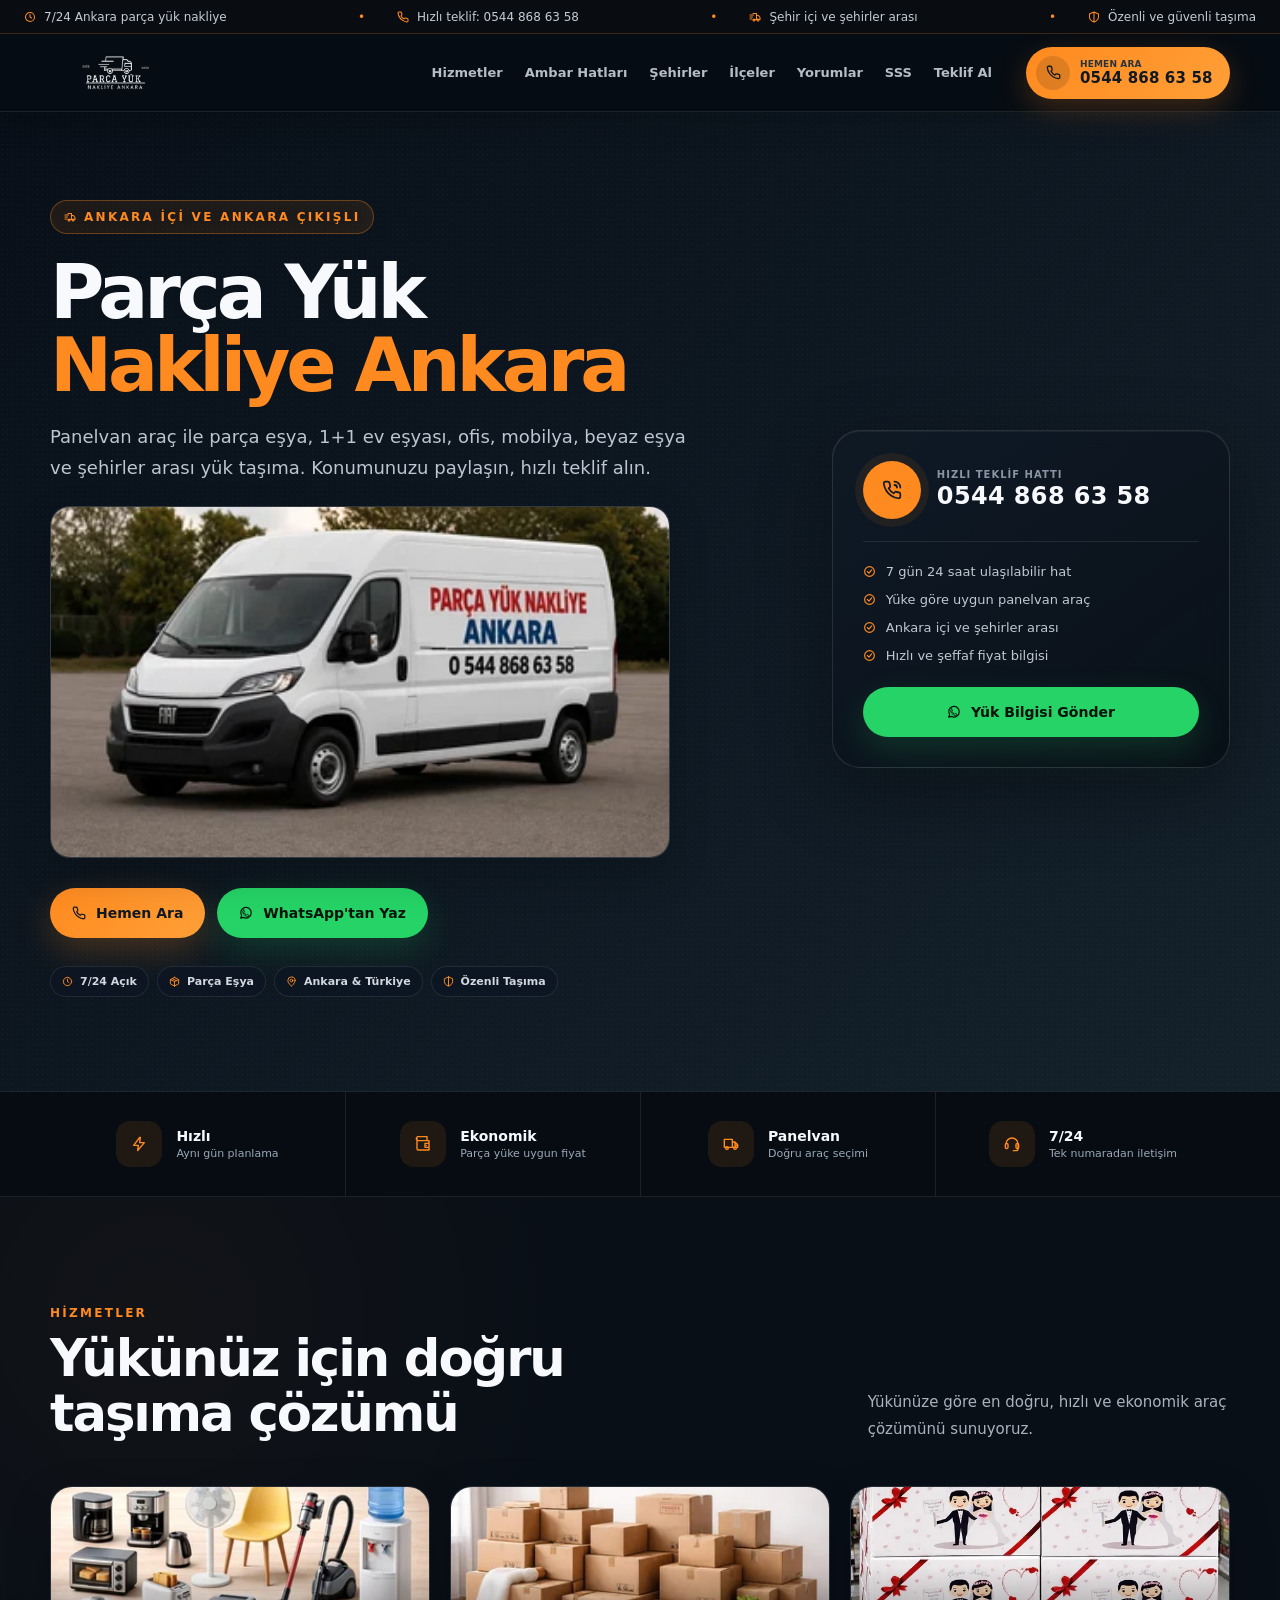
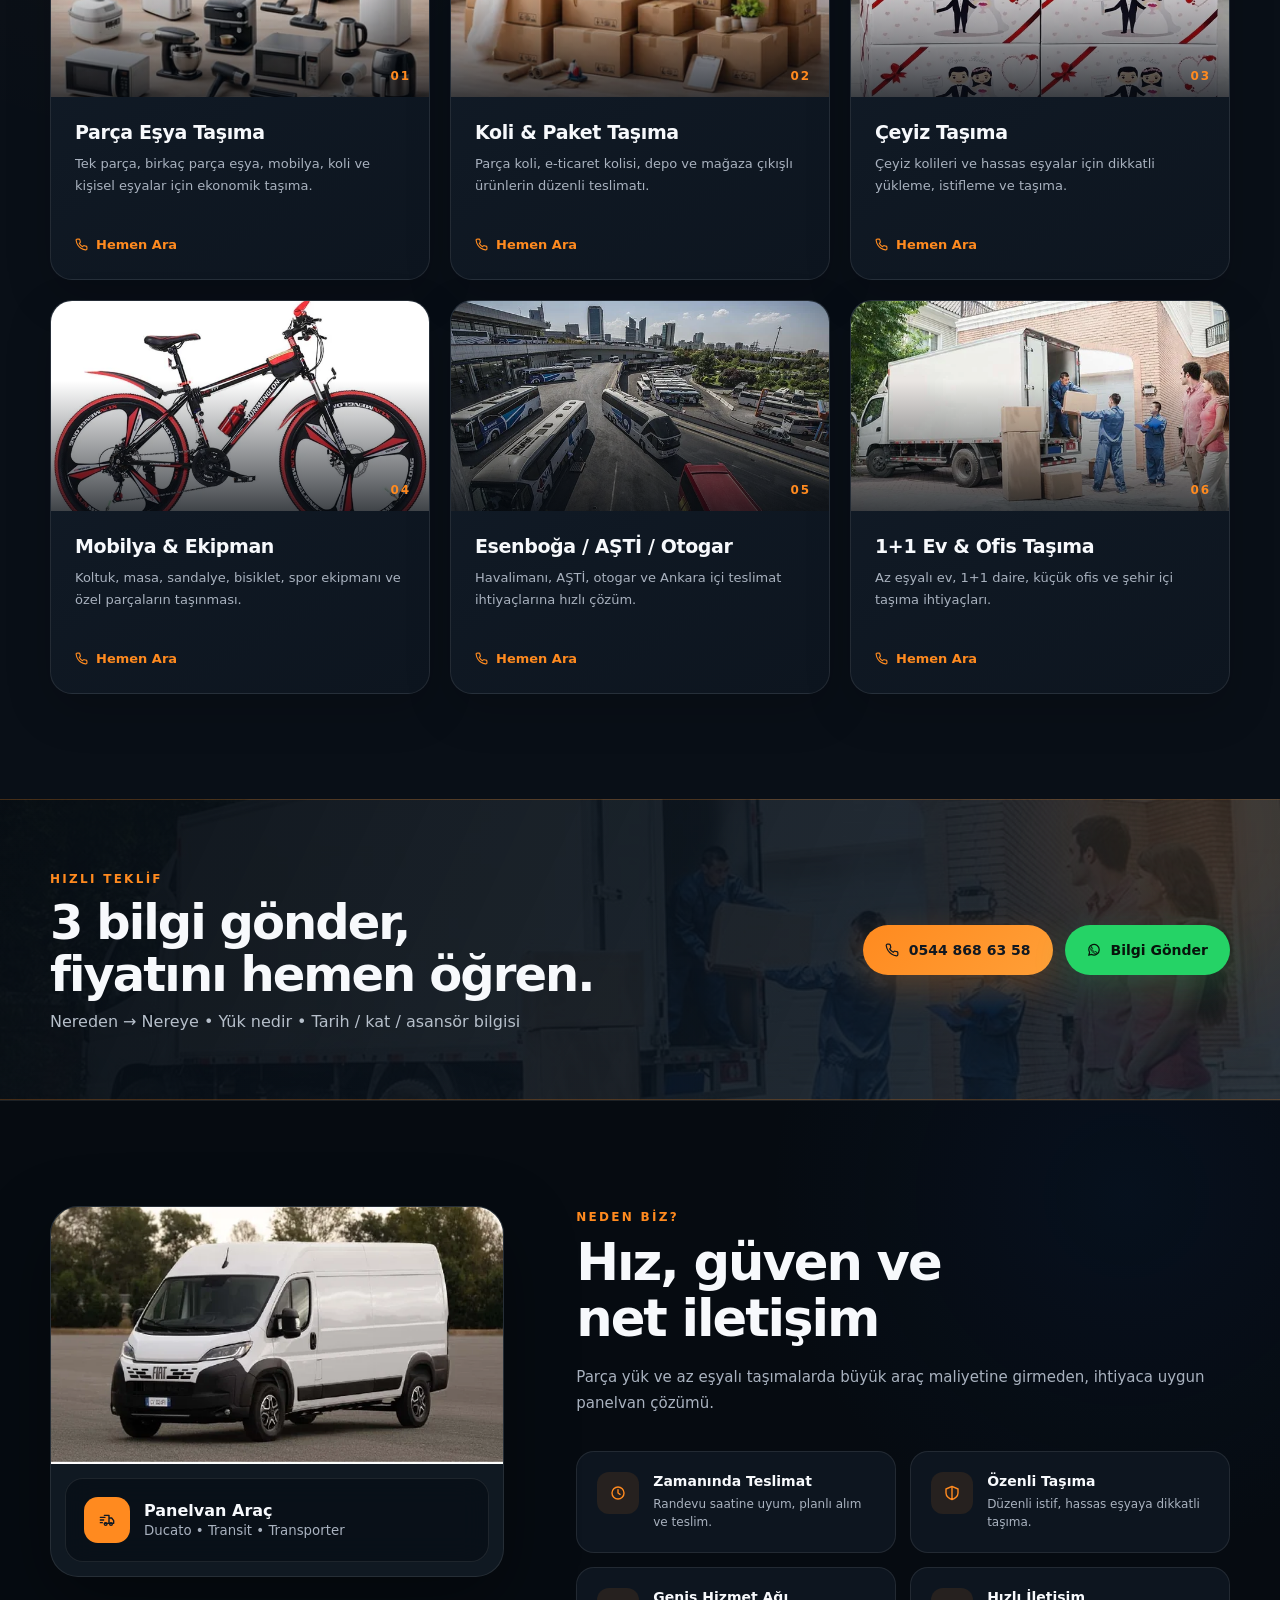
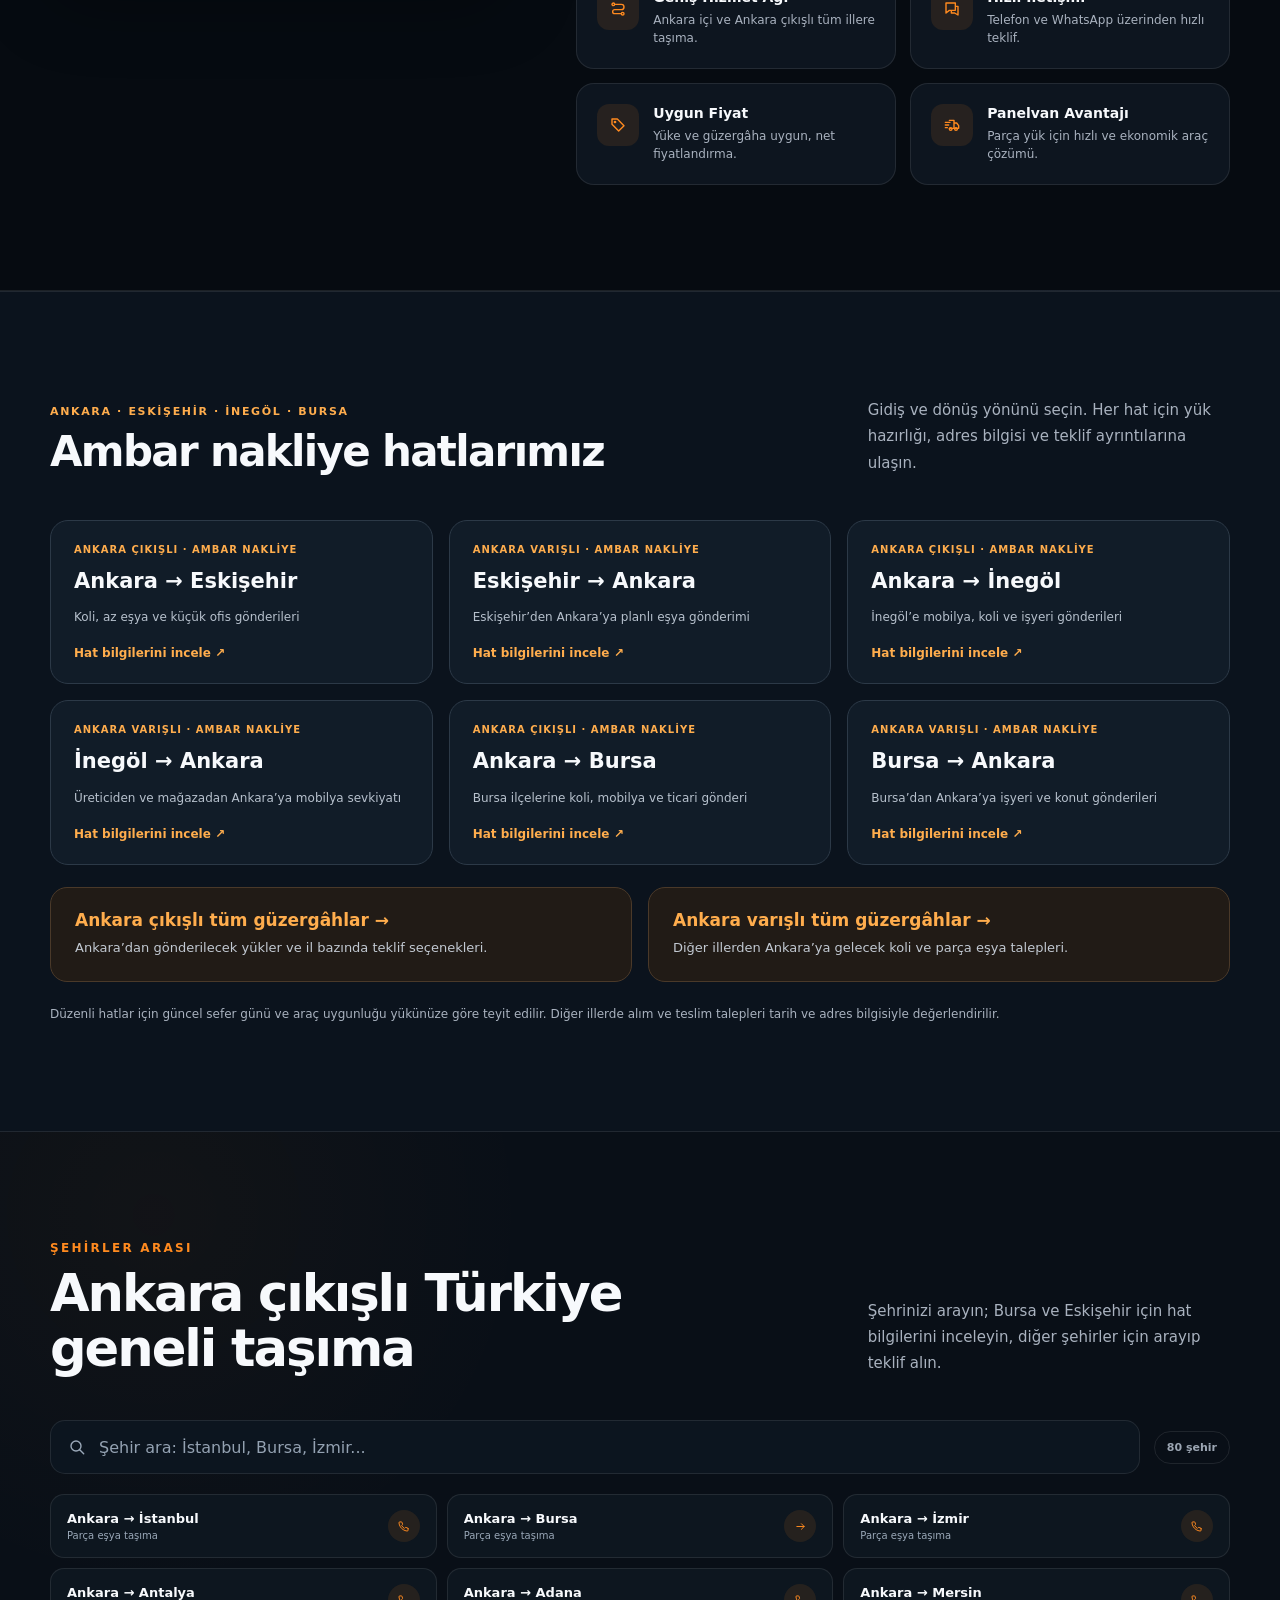
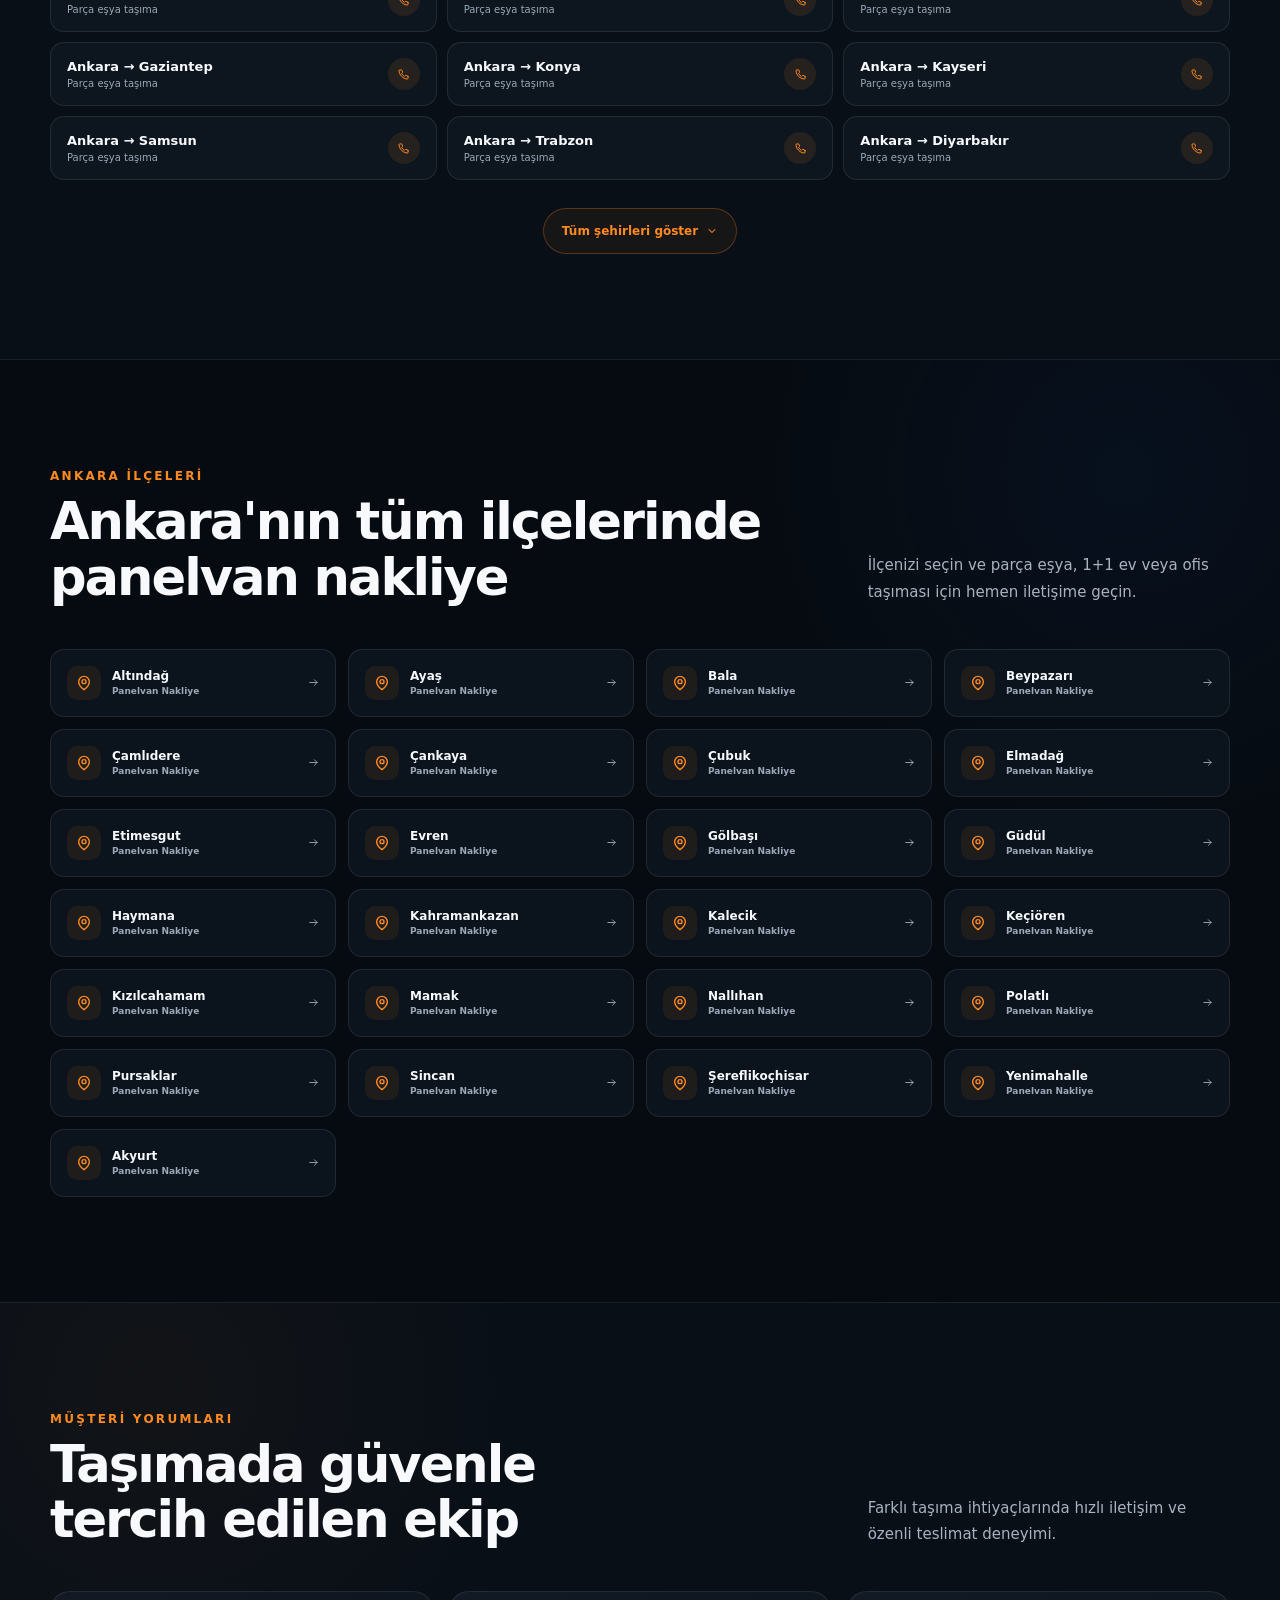
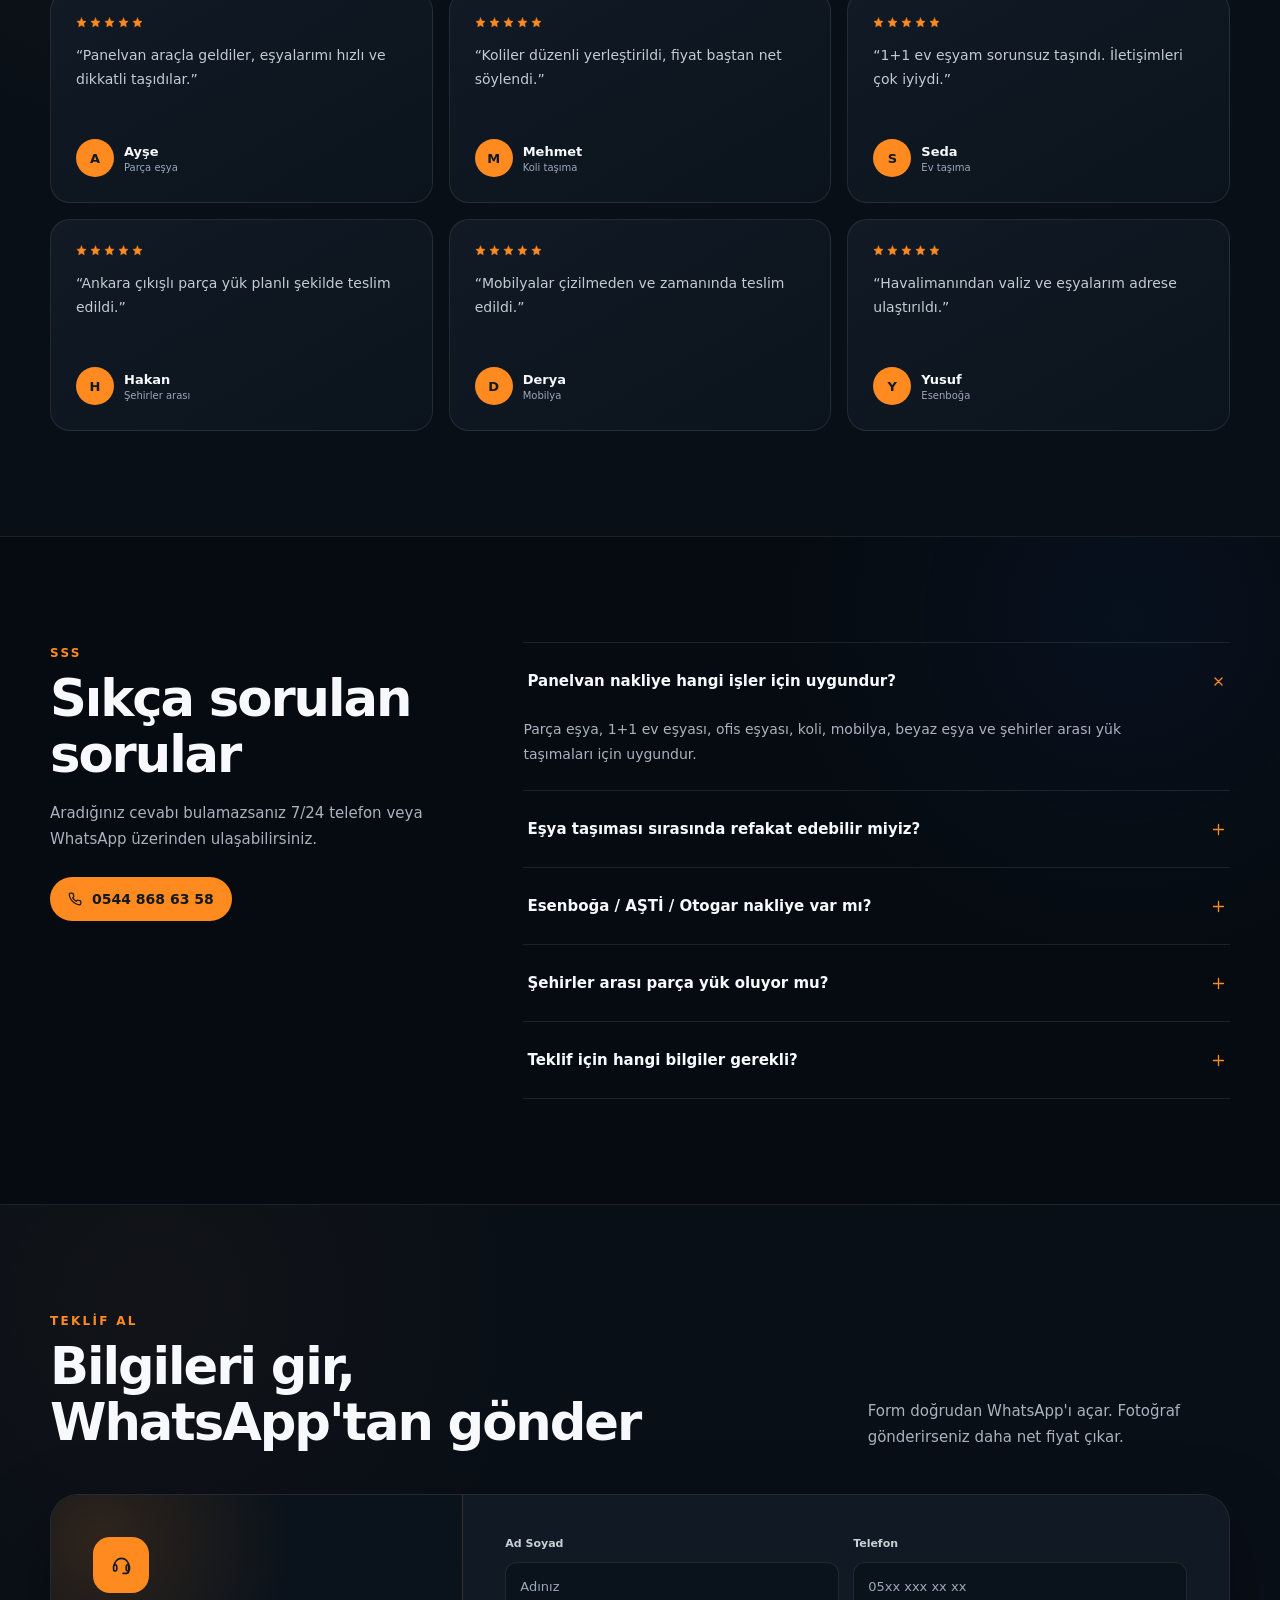
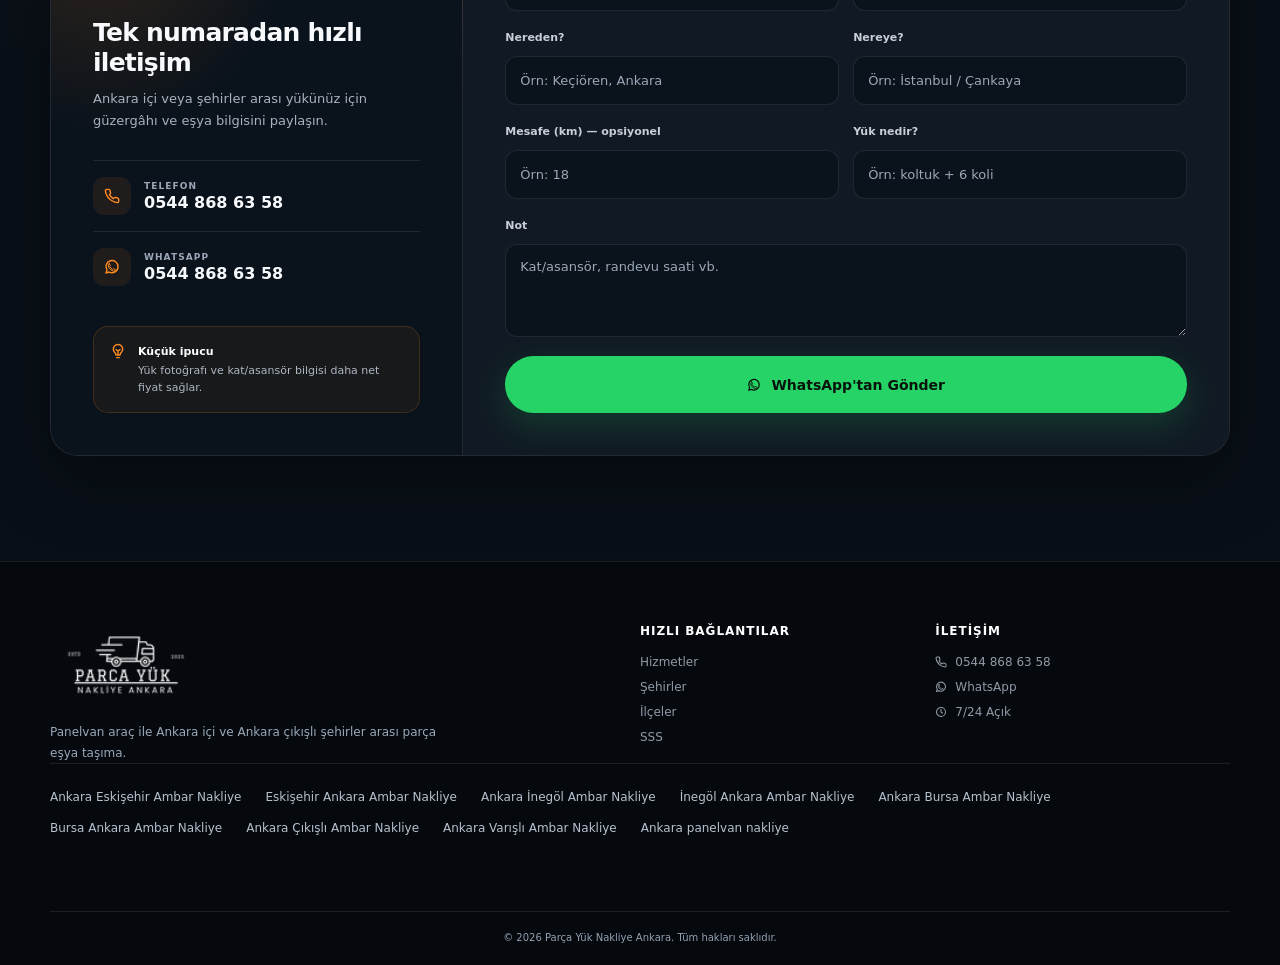
<file: index.html>
<!doctype html>
<html lang="tr">

<head>
  <meta charset="utf-8">
  <meta name="viewport" content="width=device-width, initial-scale=1">
  <title>Parça Yük Nakliye Ankara | Panelvan Araç ile Eşya Taşıma</title>
  <link rel="preload" as="image" href="assets/img/optimized/hero-van-640.2f1038e1bf.webp" imagesrcset="assets/img/optimized/hero-van-360.56f16f56d0.webp 360w, assets/img/optimized/hero-van-640.2f1038e1bf.webp 640w, assets/img/optimized/hero-van-960.650575bf6b.webp 960w, assets/img/optimized/hero-van-1280.fe289b0a03.webp 1280w" imagesizes="(max-width: 620px) calc(100vw - 28px), (max-width: 920px) calc(100vw - 32px), 620px" type="image/webp" fetchpriority="high"><meta name="description" content="Panelvan araç ile Ankara içi ve Ankara çıkışlı parça eşya, 1+1 ev, ofis, mobilya, beyaz eşya ve şehirler arası yük taşıma. Hızlı teklif alın.">
  <meta name="robots" content="index,follow,max-image-preview:large,max-snippet:-1,max-video-preview:-1">
  <meta name="theme-color" content="#080f18">
  <link rel="canonical" href="https://parcayuknakliyeankara.com/">
  <meta property="og:type" content="website">
  <meta property="og:locale" content="tr_TR">
  <meta property="og:site_name" content="Parça Yük Nakliye Ankara">
  <meta property="og:title" content="Parça Yük Nakliye Ankara | Hızlı ve Güvenli Taşıma">
  <meta property="og:description" content="Ankara içi ve Ankara çıkışlı panelvan araç ile parça eşya taşıma. Telefon veya WhatsApp üzerinden hızlı teklif.">
  <meta property="og:url" content="https://parcayuknakliyeankara.com/">
  <meta property="og:image" content="https://parcayuknakliyeankara.com/assets/img/optimized/hero-van-1280.fe289b0a03.webp">
  <meta name="twitter:card" content="summary_large_image">
  <meta name="twitter:title" content="Parça Yük Nakliye Ankara">
  <meta name="twitter:description" content="Panelvan araç ile şehir içi ve şehirler arası parça yük taşıma.">
  <meta name="twitter:image" content="https://parcayuknakliyeankara.com/assets/img/optimized/hero-van-1280.fe289b0a03.webp">
  <style id="critical-styles">:root{--ink:#f7f9fc;--muted:#a9b2bf;--bg:#090f17;--bg-deep:#060b11;--card:#111a25;--card-2:#0d151f;--line:rgba(255,255,255,0.09);--orange:#ff8a1f;--orange-2:#ffad4d;--green:#25d366;--blue:#0f3d84;--shadow:0 24px 70px rgba(0,0,0,0.34)}*{box-sizing:border-box}html{scroll-behavior:smooth;scroll-padding-top:94px}body{margin:0;background:var(--bg);color:var(--ink);font-family:Inter,ui-sans-serif,system-ui,-apple-system,BlinkMacSystemFont,"Segoe UI",sans-serif;-webkit-font-smoothing:antialiased}button,input,textarea{font:inherit}a{color:inherit;text-decoration:none}button,input,textarea{border:0}img{display:block;max-width:100%}.container{width:min(1180px,calc(100% - 40px));margin:0 auto}.top-ticker{position:relative;z-index:31;height:34px;overflow:hidden;border-bottom:1px solid rgba(255,138,31,0.2);background:#090c11;color:#c5ccd5;font-size:12px}.ticker-track{width:min(1440px,100%);height:100%;margin:0 auto;padding:0 24px;display:flex;align-items:center;justify-content:space-between;white-space:nowrap}.ticker-track span{display:flex;align-items:center;gap:8px}.ticker-track span + span::before{content:"•";margin-right:24px;color:var(--orange)}.ticker-track i{color:var(--orange)}.site-header{position:sticky;top:0;z-index:30;height:78px;border-bottom:1px solid var(--line);background:rgba(7,13,20,0.96);box-shadow:0 10px 30px rgba(0,0,0,0.18);backdrop-filter:blur(18px)}.nav-wrap{height:100%;display:flex;align-items:center;gap:24px}.brand{width:130px;height:54px;display:grid;place-items:center;flex:0 0 auto;padding:5px 9px;border-radius:13px;filter:brightness(0) invert(1)}.brand img{width:112px;max-height:43px;object-fit:contain}.main-nav{margin-left:auto;display:flex;align-items:center;gap:2px}.main-nav a{padding:12px 10px;border-radius:10px;color:#b5bdc8;font-size:13px;font-weight:700;transition:color 160ms ease,background 160ms ease}.main-nav a:hover,.main-nav a:focus-visible{color:white;background:rgba(255,255,255,0.06)}.header-call{min-width:204px;padding:9px 16px 9px 10px;display:flex;align-items:center;gap:10px;border-radius:999px;background:linear-gradient(135deg,var(--orange),#ff9f37);color:#101821;font-size:15px;font-weight:900;letter-spacing:0.01em;box-shadow:0 10px 30px rgba(255,138,31,0.22);transition:transform 160ms ease,box-shadow 160ms ease}.header-call:hover{transform:translateY(-2px);box-shadow:0 14px 36px rgba(255,138,31,0.3)}.header-call small{display:block;color:rgba(16,24,33,0.68);font-size:9px;font-weight:800;text-transform:uppercase}.call-icon{width:34px;height:34px;display:grid;place-items:center;flex:0 0 auto;border-radius:50%;background:rgba(6,11,17,0.13)}.menu-toggle{display:none;width:42px;height:42px;border:1px solid var(--line);border-radius:10px;background:transparent;color:white;cursor:pointer}.hero{position:relative;min-height:690px;display:grid;align-items:center;overflow:hidden;border-bottom:1px solid var(--line);background:#07101a}.hero-media,.hero-shade{position:absolute;inset:0}.hero-media{background-image:none;background-size:cover;background-position:center;transform:scale(1.015)}.hero-shade{z-index:1;background:linear-gradient(90deg,rgba(3,9,16,0.97) 0%,rgba(3,9,16,0.88) 38%,rgba(3,9,16,0.49) 70%,rgba(3,9,16,0.73) 100%),linear-gradient(0deg,rgba(3,9,16,0.82) 0%,transparent 38%)}.hero::after{content:"";position:absolute;inset:0;z-index:1;opacity:0.16;pointer-events:none;background-image:radial-gradient(rgba(255,255,255,0.25) 0.6px,transparent 0.6px);background-size:5px 5px}.hero-grid{position:relative;z-index:2;padding:88px 0 94px;display:grid;grid-template-columns:minmax(0,1.28fr) minmax(350px,0.72fr);gap:74px;align-items:center}.eyebrow,.kicker{color:var(--orange);font-size:12px;font-weight:900;letter-spacing:0.19em;text-transform:uppercase}.eyebrow{width:max-content;max-width:100%;padding:9px 13px;display:flex;align-items:center;gap:8px;border:1px solid rgba(255,138,31,0.35);border-radius:999px;background:rgba(255,138,31,0.07);box-shadow:inset 0 0 24px rgba(255,138,31,0.05)}.hero h1{max-width:710px;margin:22px 0 18px;font-size:clamp(48px,5.8vw,78px);line-height:0.99;letter-spacing:-0.055em;text-wrap:balance}.hero h1 span{color:var(--orange)}.hero-copy>p{max-width:650px;margin:0;color:#bcc5d0;font-size:18px;line-height:1.75}.hero-actions,.urgent-actions{margin-top:30px;display:flex;flex-wrap:wrap;gap:12px}.btn{min-height:50px;padding:0 22px;display:inline-flex;align-items:center;justify-content:center;gap:10px;border-radius:999px;font-size:14px;font-weight:900;cursor:pointer;transition:transform 160ms ease,box-shadow 160ms ease,filter 160ms ease}.btn:hover{transform:translateY(-2px);filter:brightness(1.05)}.btn-primary{background:linear-gradient(135deg,var(--orange),#ff9f37);color:#101821;box-shadow:0 12px 34px rgba(255,138,31,0.24)}.btn-whatsapp{background:var(--green);color:#07130b;box-shadow:0 12px 34px rgba(37,211,102,0.18)}.hero-pills{margin-top:28px;display:flex;flex-wrap:wrap;gap:8px}.hero-pills span{padding:8px 11px;display:inline-flex;align-items:center;gap:7px;border:1px solid var(--line);border-radius:999px;background:rgba(12,22,34,0.68);color:#d2d8df;font-size:11px;font-weight:700;backdrop-filter:blur(10px)}.hero-pills i{color:var(--orange)}.hero-call-card{padding:30px;border:1px solid rgba(255,255,255,0.12);border-radius:28px;background:linear-gradient(145deg,rgba(16,26,38,0.95),rgba(8,15,23,0.93));box-shadow:var(--shadow),inset 0 1px rgba(255,255,255,0.05);backdrop-filter:blur(15px)}.hero-call-card ul{margin:22px 0 24px;padding:0;display:grid;gap:13px;list-style:none;color:#c0c8d2;font-size:13px}.hero-call-card li{display:flex;align-items:center;gap:10px}.hero-call-card li i{color:var(--orange)}.btn.full{width:100%}@media (max-width:1120px){.container{width:min(100% - 32px,1040px)}.main-nav a{padding-inline:7px;font-size:12px}.header-call{min-width:174px;padding-right:12px;font-size:13px}.hero-grid{grid-template-columns:1.2fr 0.8fr;gap:42px}}@media (max-width:920px){.top-ticker{display:none}.site-header{height:70px}.brand{width:106px}.brand img{width:98px}.menu-toggle{margin-left:auto;display:grid;place-items:center}.main-nav{position:absolute;top:70px;left:0;right:0;max-height:0;margin:0;padding:0 16px;overflow:hidden;display:grid;gap:2px;border-bottom:1px solid transparent;background:rgba(7,13,20,0.98);opacity:0;transform:translateY(-8px);transition:max-height 220ms ease,opacity 180ms ease,transform 180ms ease,padding 180ms ease}.main-nav.open{max-height:530px;padding-block:13px 18px;border-color:var(--line);opacity:1;transform:translateY(0)}.main-nav a{padding:12px;font-size:13px}.header-call{min-width:auto;padding:7px}.header-call>span:last-child{display:none}.hero{min-height:auto}.hero-grid{padding-block:74px;grid-template-columns:1fr;gap:34px}.hero-copy{max-width:720px}.hero-call-card{max-width:560px}}@media (max-width:620px){html{scroll-padding-top:74px}body{padding-bottom:68px}.container{width:min(100% - 28px,560px)}.site-header{height:64px}.brand{height:46px}.main-nav{top:64px}.header-call{display:none}.hero-media{background-image:none;background-position:center 38%}.hero-shade{background:linear-gradient(180deg,rgba(3,9,16,0.82) 0%,rgba(3,9,16,0.75) 28%,rgba(3,9,16,0.92) 67%,rgba(3,9,16,0.98) 100%),linear-gradient(90deg,rgba(3,9,16,0.46),rgba(3,9,16,0.64))}.hero-grid{padding-block:58px 54px}.eyebrow{font-size:9px;letter-spacing:0.12em}.hero h1{margin-top:18px;font-size:clamp(41px,13vw,57px)}.hero-copy>p{font-size:15px;line-height:1.7}.hero-actions,.urgent-actions{display:grid;grid-template-columns:1fr}.btn{width:100%}.hero-pills{display:grid;grid-template-columns:repeat(2,1fr)}.hero-pills span{justify-content:center;font-size:10px}.hero-call-card{padding:22px;border-radius:22px}}@media (prefers-reduced-motion:reduce){html{scroll-behavior:auto}*,*::before,*::after{scroll-behavior:auto !important;transition-duration:0.01ms !important;animation-duration:0.01ms !important;animation-iteration-count:1 !important}}.skip-link{position:fixed;top:-100px;left:16px;z-index:100;padding:12px 18px;border-radius:10px;background:#ff8a1f;color:#080f18;font-weight:800}.skip-link:focus{top:12px}.route-eyebrow{display:block;color:#ffad4d;font-size:11px;font-weight:850;letter-spacing:.15em;text-transform:uppercase}.route-hero{padding:30px 0 64px;border-bottom:1px solid var(--line);background:radial-gradient(ellipse at 85% 40%,#172d3e 0,transparent 55%),linear-gradient(130deg,#080f18,#111c27)}.route-breadcrumb{margin:0 0 40px;color:#a9b2bf;font-size:12px;line-height:1.8}.route-breadcrumb ol{padding:0;margin:0;list-style:none;display:flex;flex-wrap:wrap;gap:6px 10px}.route-breadcrumb li + li::before{content:'/';margin-right:10px;color:#596573}.route-breadcrumb a:hover{color:white;text-decoration:underline}.route-hero-grid{display:grid;grid-template-columns:minmax(0,1.2fr) minmax(0,.8fr);gap:60px;align-items:center}.route-hero h1{margin:16px 0 24px;font-size:clamp(38px,5.1vw,64px);line-height:1.06;font-weight:900;letter-spacing:-.045em;text-wrap:balance}.route-hero h1 span{display:block;color:var(--orange)}.route-lead{margin:0;max-width:640px;color:#bdc7d2;font-size:17px;line-height:1.8}.route-actions{display:flex;gap:12px;flex-wrap:wrap;margin-top:26px}.route-contact-note{margin:18px 0 0;color:#a9b2bf;font-size:12px;line-height:1.7}.route-plan{padding:28px;border:1px solid #34414f;border-radius:24px;background:#101b26;box-shadow:var(--shadow)}.route-plan h2{margin:4px 0 22px;font-size:20px;letter-spacing:-.02em}.route-stops{display:grid;gap:16px;margin:0;padding:0;list-style:none}.route-stops li{display:flex;align-items:center;gap:14px}.route-stops li>span{display:grid;place-items:center;width:38px;height:38px;flex:0 0 38px;border:1px solid #80542e;border-radius:12px;background:#251e18;color:#ffad4d;font-weight:900}.route-stops small{display:block;margin-bottom:4px;color:#a9b2bf;font-size:11px}.route-stops strong{font-size:22px}.route-plan p{padding-top:20px;margin:22px 0 18px;border-top:1px solid var(--line);font-size:13px;line-height:1.7;color:#b6c0cc}.route-text-link{color:#ffad4d;font-weight:800;font-size:13px;line-height:1.6}.route-text-link:hover{text-decoration:underline}@media (max-width:920px){.route-hero-grid,.route-intro-grid,.route-price-grid{grid-template-columns:minmax(0,1fr);gap:30px}.route-hero h1{max-width:700px}.route-plan{max-width:100%}.route-stops{grid-template-columns:repeat(2,minmax(0,1fr))}}@media (max-width:620px){.route-hero{padding:22px 0 42px}.route-breadcrumb{margin-bottom:28px;font-size:11px}.route-hero h1{font-size:clamp(34px,9vw,48px)}.route-lead{font-size:15px}.route-actions{display:grid;grid-template-columns:minmax(0,1fr)}.route-plan{padding:22px;border-radius:19px}.route-stops{grid-template-columns:minmax(0,1fr)}}.skip-link{position:fixed;top:-120px;left:16px;z-index:100;padding:12px 18px;background:#ff8a1f;color:#080f18;border-radius:10px;font-weight:800}.skip-link:focus{top:12px}.header-call small{color:#27333e}@media(prefers-reduced-motion:reduce){html{scroll-behavior:auto}*,*::before,*::after{transition:none!important;animation:none!important}}:where(i[class*="fa-"]){display:inline-flex;align-items:center;justify-content:center;width:1em;height:1em;line-height:1;vertical-align:-.125em;font-style:normal;flex-shrink:0}:where(i[class*="fa-"])::before{content:"";display:block;width:1em;height:1em;flex-shrink:0;background-color:currentColor;-webkit-mask:var(--site-icon) center/contain no-repeat;mask:var(--site-icon) center/contain no-repeat}.fa-arrow-right{--site-icon:url("data:image/svg+xml,%3Csvg%20xmlns%3D%22http%3A%2F%2Fwww.w3.org%2F2000%2Fsvg%22%20viewBox%3D%220%200%2024%2024%22%20fill%3D%22none%22%20stroke%3D%22black%22%20stroke-width%3D%222.1%22%20stroke-linecap%3D%22round%22%20stroke-linejoin%3D%22round%22%3E%3Cpath%20d%3D%22M4%2012h16m-6-6%206%206-6%206%22%2F%3E%3C%2Fsvg%3E")}.fa-bars{--site-icon:url("data:image/svg+xml,%3Csvg%20xmlns%3D%22http%3A%2F%2Fwww.w3.org%2F2000%2Fsvg%22%20viewBox%3D%220%200%2024%2024%22%20fill%3D%22none%22%20stroke%3D%22black%22%20stroke-width%3D%222.1%22%20stroke-linecap%3D%22round%22%20stroke-linejoin%3D%22round%22%3E%3Cpath%20d%3D%22M4%206h16M4%2012h16M4%2018h16%22%2F%3E%3C%2Fsvg%3E")}.fa-bolt{--site-icon:url("data:image/svg+xml,%3Csvg%20xmlns%3D%22http%3A%2F%2Fwww.w3.org%2F2000%2Fsvg%22%20viewBox%3D%220%200%2024%2024%22%20fill%3D%22none%22%20stroke%3D%22black%22%20stroke-width%3D%222.1%22%20stroke-linecap%3D%22round%22%20stroke-linejoin%3D%22round%22%3E%3Cpath%20d%3D%22m13%202-9%2012h7l-1%208%2010-12h-7l1-8z%22%2F%3E%3C%2Fsvg%3E")}.fa-box{--site-icon:url("data:image/svg+xml,%3Csvg%20xmlns%3D%22http%3A%2F%2Fwww.w3.org%2F2000%2Fsvg%22%20viewBox%3D%220%200%2024%2024%22%20fill%3D%22none%22%20stroke%3D%22black%22%20stroke-width%3D%222.1%22%20stroke-linecap%3D%22round%22%20stroke-linejoin%3D%22round%22%3E%3Cpath%20d%3D%22m12%203%209%205v9l-9%205-9-5V8l9-5zm0%209v10M3%208l9%204%209-4M7%205.8l9%204.3%22%2F%3E%3C%2Fsvg%3E")}.fa-chevron-down{--site-icon:url("data:image/svg+xml,%3Csvg%20xmlns%3D%22http%3A%2F%2Fwww.w3.org%2F2000%2Fsvg%22%20viewBox%3D%220%200%2024%2024%22%20fill%3D%22none%22%20stroke%3D%22black%22%20stroke-width%3D%222.1%22%20stroke-linecap%3D%22round%22%20stroke-linejoin%3D%22round%22%3E%3Cpath%20d%3D%22m6%209%206%206%206-6%22%2F%3E%3C%2Fsvg%3E")}.fa-chevron-up{--site-icon:url("data:image/svg+xml,%3Csvg%20xmlns%3D%22http%3A%2F%2Fwww.w3.org%2F2000%2Fsvg%22%20viewBox%3D%220%200%2024%2024%22%20fill%3D%22none%22%20stroke%3D%22black%22%20stroke-width%3D%222.1%22%20stroke-linecap%3D%22round%22%20stroke-linejoin%3D%22round%22%3E%3Cpath%20d%3D%22m6%2015%206-6%206%206%22%2F%3E%3C%2Fsvg%3E")}.fa-circle-check{--site-icon:url("data:image/svg+xml,%3Csvg%20xmlns%3D%22http%3A%2F%2Fwww.w3.org%2F2000%2Fsvg%22%20viewBox%3D%220%200%2024%2024%22%20fill%3D%22none%22%20stroke%3D%22black%22%20stroke-width%3D%222.1%22%20stroke-linecap%3D%22round%22%20stroke-linejoin%3D%22round%22%3E%3Ccircle%20cx%3D%2212%22%20cy%3D%2212%22%20r%3D%229%22%2F%3E%3Cpath%20d%3D%22m8%2012%203%203%205-6%22%2F%3E%3C%2Fsvg%3E")}.fa-clock{--site-icon:url("data:image/svg+xml,%3Csvg%20xmlns%3D%22http%3A%2F%2Fwww.w3.org%2F2000%2Fsvg%22%20viewBox%3D%220%200%2024%2024%22%20fill%3D%22none%22%20stroke%3D%22black%22%20stroke-width%3D%222.1%22%20stroke-linecap%3D%22round%22%20stroke-linejoin%3D%22round%22%3E%3Ccircle%20cx%3D%2212%22%20cy%3D%2212%22%20r%3D%229%22%2F%3E%3Cpath%20d%3D%22M12%207v5l3%202%22%2F%3E%3C%2Fsvg%3E")}.fa-comments{--site-icon:url("data:image/svg+xml,%3Csvg%20xmlns%3D%22http%3A%2F%2Fwww.w3.org%2F2000%2Fsvg%22%20viewBox%3D%220%200%2024%2024%22%20fill%3D%22none%22%20stroke%3D%22black%22%20stroke-width%3D%222.1%22%20stroke-linecap%3D%22round%22%20stroke-linejoin%3D%22round%22%3E%3Cpath%20d%3D%22M3%203h14v11H8l-5%204V3zM17%208h4v13l-5-3h-5v-4%22%2F%3E%3C%2Fsvg%3E")}.fa-headset{--site-icon:url("data:image/svg+xml,%3Csvg%20xmlns%3D%22http%3A%2F%2Fwww.w3.org%2F2000%2Fsvg%22%20viewBox%3D%220%200%2024%2024%22%20fill%3D%22none%22%20stroke%3D%22black%22%20stroke-width%3D%222.1%22%20stroke-linecap%3D%22round%22%20stroke-linejoin%3D%22round%22%3E%3Cpath%20d%3D%22M3%2012a9%209%200%200%201%2018%200v7a3%203%200%200%201-3%203h-4%22%2F%3E%3Crect%20x%3D%222%22%20y%3D%2211%22%20width%3D%224%22%20height%3D%228%22%20rx%3D%222%22%2F%3E%3Crect%20x%3D%2218%22%20y%3D%2211%22%20width%3D%224%22%20height%3D%228%22%20rx%3D%222%22%2F%3E%3C%2Fsvg%3E")}.fa-lightbulb{--site-icon:url("data:image/svg+xml,%3Csvg%20xmlns%3D%22http%3A%2F%2Fwww.w3.org%2F2000%2Fsvg%22%20viewBox%3D%220%200%2024%2024%22%20fill%3D%22none%22%20stroke%3D%22black%22%20stroke-width%3D%222.1%22%20stroke-linecap%3D%22round%22%20stroke-linejoin%3D%22round%22%3E%3Cpath%20d%3D%22M9%2018h6m-5%204h4M8%2015a7%207%200%201%201%208%200l-1%203H9l-1-3zM12%2018v-6m-3-2%203%202%203-2%22%2F%3E%3C%2Fsvg%3E")}.fa-location-dot{--site-icon:url("data:image/svg+xml,%3Csvg%20xmlns%3D%22http%3A%2F%2Fwww.w3.org%2F2000%2Fsvg%22%20viewBox%3D%220%200%2024%2024%22%20fill%3D%22none%22%20stroke%3D%22black%22%20stroke-width%3D%222.1%22%20stroke-linecap%3D%22round%22%20stroke-linejoin%3D%22round%22%3E%3Cpath%20d%3D%22M20%2010c0%206-8%2012-8%2012S4%2016%204%2010a8%208%200%201%201%2016%200z%22%2F%3E%3Ccircle%20cx%3D%2212%22%20cy%3D%2210%22%20r%3D%223%22%2F%3E%3C%2Fsvg%3E")}.fa-magnifying-glass{--site-icon:url("data:image/svg+xml,%3Csvg%20xmlns%3D%22http%3A%2F%2Fwww.w3.org%2F2000%2Fsvg%22%20viewBox%3D%220%200%2024%2024%22%20fill%3D%22none%22%20stroke%3D%22black%22%20stroke-width%3D%222.1%22%20stroke-linecap%3D%22round%22%20stroke-linejoin%3D%22round%22%3E%3Ccircle%20cx%3D%2210.5%22%20cy%3D%2210.5%22%20r%3D%227.5%22%2F%3E%3Cpath%20d%3D%22m16%2016%206%206%22%2F%3E%3C%2Fsvg%3E")}.fa-phone{--site-icon:url("data:image/svg+xml,%3Csvg%20xmlns%3D%22http%3A%2F%2Fwww.w3.org%2F2000%2Fsvg%22%20viewBox%3D%220%200%2024%2024%22%20fill%3D%22none%22%20stroke%3D%22black%22%20stroke-width%3D%222.1%22%20stroke-linecap%3D%22round%22%20stroke-linejoin%3D%22round%22%3E%3Cpath%20d%3D%22M22%2016.9v3a2%202%200%200%201-2.2%202%2019.8%2019.8%200%200%201-8.6-3.1%2019.5%2019.5%200%200%201-6-6A19.8%2019.8%200%200%201%202.1%204.2%202%202%200%200%201%204.1%202h3a2%202%200%200%201%202%201.7c.1%201%20.4%202%20.7%202.9a2%202%200%200%201-.5%202.1L8%2010a16%2016%200%200%200%206%206l1.3-1.3a2%202%200%200%201%202.1-.5c.9.3%201.9.6%202.9.7a2%202%200%200%201%201.7%202z%22%2F%3E%3C%2Fsvg%3E")}.fa-phone-volume{--site-icon:url("data:image/svg+xml,%3Csvg%20xmlns%3D%22http%3A%2F%2Fwww.w3.org%2F2000%2Fsvg%22%20viewBox%3D%220%200%2024%2024%22%20fill%3D%22none%22%20stroke%3D%22black%22%20stroke-width%3D%222.1%22%20stroke-linecap%3D%22round%22%20stroke-linejoin%3D%22round%22%3E%3Cpath%20d%3D%22M22%2016.9v3a2%202%200%200%201-2.2%202%2019.8%2019.8%200%200%201-8.6-3.1%2019.5%2019.5%200%200%201-6-6A19.8%2019.8%200%200%201%202.1%204.2%202%202%200%200%201%204.1%202h3a2%202%200%200%201%202%201.7c.1%201%20.4%202%20.7%202.9a2%202%200%200%201-.5%202.1L8%2010a16%2016%200%200%200%206%206l1.3-1.3a2%202%200%200%201%202.1-.5c.9.3%201.9.6%202.9.7a2%202%200%200%201%201.7%202z%22%2F%3E%3Cpath%20d%3D%22M15%202a7%207%200%200%201%207%207M15%206a3%203%200%200%201%203%203%22%2F%3E%3C%2Fsvg%3E")}.fa-plus{--site-icon:url("data:image/svg+xml,%3Csvg%20xmlns%3D%22http%3A%2F%2Fwww.w3.org%2F2000%2Fsvg%22%20viewBox%3D%220%200%2024%2024%22%20fill%3D%22none%22%20stroke%3D%22black%22%20stroke-width%3D%222.1%22%20stroke-linecap%3D%22round%22%20stroke-linejoin%3D%22round%22%3E%3Cpath%20d%3D%22M12%204v16M4%2012h16%22%2F%3E%3C%2Fsvg%3E")}.fa-route{--site-icon:url("data:image/svg+xml,%3Csvg%20xmlns%3D%22http%3A%2F%2Fwww.w3.org%2F2000%2Fsvg%22%20viewBox%3D%220%200%2024%2024%22%20fill%3D%22none%22%20stroke%3D%22black%22%20stroke-width%3D%222.1%22%20stroke-linecap%3D%22round%22%20stroke-linejoin%3D%22round%22%3E%3Ccircle%20cx%3D%225%22%20cy%3D%225%22%20r%3D%222%22%2F%3E%3Ccircle%20cx%3D%2219%22%20cy%3D%2219%22%20r%3D%222%22%2F%3E%3Cpath%20d%3D%22M8%205h9a4%204%200%200%201%200%208H7a3%203%200%200%200%200%206h9%22%2F%3E%3C%2Fsvg%3E")}.fa-shield-halved{--site-icon:url("data:image/svg+xml,%3Csvg%20xmlns%3D%22http%3A%2F%2Fwww.w3.org%2F2000%2Fsvg%22%20viewBox%3D%220%200%2024%2024%22%20fill%3D%22none%22%20stroke%3D%22black%22%20stroke-width%3D%222.1%22%20stroke-linecap%3D%22round%22%20stroke-linejoin%3D%22round%22%3E%3Cpath%20d%3D%22M12%202%203%206v6c0%205%205%209%209%2010%204-1%209-5%209-10V6l-9-4zM12%203v18%22%2F%3E%3C%2Fsvg%3E")}.fa-star{--site-icon:url("data:image/svg+xml,%3Csvg%20xmlns%3D%22http%3A%2F%2Fwww.w3.org%2F2000%2Fsvg%22%20viewBox%3D%220%200%2024%2024%22%20fill%3D%22none%22%20stroke%3D%22black%22%20stroke-width%3D%222.1%22%20stroke-linecap%3D%22round%22%20stroke-linejoin%3D%22round%22%3E%3Cpath%20d%3D%22m12%202%203%206.5%207%20.9-5.1%205%201.2%207.1-6.1-3.3-6.1%203.3L7%2014.4l-5.1-5%207-.9L12%202z%22%20fill%3D%22black%22%20stroke-width%3D%221%22%2F%3E%3C%2Fsvg%3E")}.fa-tag{--site-icon:url("data:image/svg+xml,%3Csvg%20xmlns%3D%22http%3A%2F%2Fwww.w3.org%2F2000%2Fsvg%22%20viewBox%3D%220%200%2024%2024%22%20fill%3D%22none%22%20stroke%3D%22black%22%20stroke-width%3D%222.1%22%20stroke-linecap%3D%22round%22%20stroke-linejoin%3D%22round%22%3E%3Cpath%20d%3D%22M3%203h8l10%2010-8%208L3%2011V3z%22%2F%3E%3Ccircle%20cx%3D%227.5%22%20cy%3D%227.5%22%20r%3D%221%22%2F%3E%3C%2Fsvg%3E")}.fa-truck{--site-icon:url("data:image/svg+xml,%3Csvg%20xmlns%3D%22http%3A%2F%2Fwww.w3.org%2F2000%2Fsvg%22%20viewBox%3D%220%200%2024%2024%22%20fill%3D%22none%22%20stroke%3D%22black%22%20stroke-width%3D%222.1%22%20stroke-linecap%3D%22round%22%20stroke-linejoin%3D%22round%22%3E%3Cpath%20d%3D%22M2%205h12v12H2zM14%209h4l4%204v4h-8M18%209v5h4%22%2F%3E%3Ccircle%20cx%3D%226%22%20cy%3D%2218%22%20r%3D%222%22%2F%3E%3Ccircle%20cx%3D%2218%22%20cy%3D%2218%22%20r%3D%222%22%2F%3E%3C%2Fsvg%3E")}.fa-truck-fast{--site-icon:url("data:image/svg+xml,%3Csvg%20xmlns%3D%22http%3A%2F%2Fwww.w3.org%2F2000%2Fsvg%22%20viewBox%3D%220%200%2024%2024%22%20fill%3D%22none%22%20stroke%3D%22black%22%20stroke-width%3D%222.1%22%20stroke-linecap%3D%22round%22%20stroke-linejoin%3D%22round%22%3E%3Cpath%20d%3D%22M8%205h7v12H8m7-8h4l3%204v4h-7M2%208h7M2%2012h5M2%2016h3%22%2F%3E%3Ccircle%20cx%3D%2210%22%20cy%3D%2218%22%20r%3D%222%22%2F%3E%3Ccircle%20cx%3D%2218%22%20cy%3D%2218%22%20r%3D%222%22%2F%3E%3C%2Fsvg%3E")}.fa-wallet{--site-icon:url("data:image/svg+xml,%3Csvg%20xmlns%3D%22http%3A%2F%2Fwww.w3.org%2F2000%2Fsvg%22%20viewBox%3D%220%200%2024%2024%22%20fill%3D%22none%22%20stroke%3D%22black%22%20stroke-width%3D%222.1%22%20stroke-linecap%3D%22round%22%20stroke-linejoin%3D%22round%22%3E%3Cpath%20d%3D%22M21%207H5a3%203%200%200%201%200-6h13v6M3%204v15a2%202%200%200%200%202%202h16V7M21%2011h-6v6h6%22%2F%3E%3Cpath%20d%3D%22M17%2014h.01%22%2F%3E%3C%2Fsvg%3E")}.fa-whatsapp{--site-icon:url("data:image/svg+xml,%3Csvg%20xmlns%3D%22http%3A%2F%2Fwww.w3.org%2F2000%2Fsvg%22%20viewBox%3D%220%200%2024%2024%22%20fill%3D%22none%22%20stroke%3D%22black%22%20stroke-width%3D%222.1%22%20stroke-linecap%3D%22round%22%20stroke-linejoin%3D%22round%22%3E%3Cpath%20d%3D%22M21%2011.5a9%209%200%200%201-13.3%208L3%2021l1.5-4.7A9%209%200%201%201%2021%2011.5z%22%2F%3E%3Cpath%20d%3D%22m8%207%201.5%203-1%201c1.1%202%202.5%203.4%204.5%204.5l1-1%203%201.5c0%202-2%202.5-3.5%202C9%2016%206%2013%206.5%209.5%206.5%208%207%207%208%207z%22%20stroke-width%3D%221.5%22%2F%3E%3C%2Fsvg%3E")}.fa-xmark{--site-icon:url("data:image/svg+xml,%3Csvg%20xmlns%3D%22http%3A%2F%2Fwww.w3.org%2F2000%2Fsvg%22%20viewBox%3D%220%200%2024%2024%22%20fill%3D%22none%22%20stroke%3D%22black%22%20stroke-width%3D%222.1%22%20stroke-linecap%3D%22round%22%20stroke-linejoin%3D%22round%22%3E%3Cpath%20d%3D%22m6%206%2012%2012M18%206%206%2018%22%2F%3E%3C%2Fsvg%3E")}</style><link rel="preload" href="assets/css/app.a2b4b546f9.css" as="style" onload="this.onload=null;this.rel='stylesheet'"><noscript><link rel="stylesheet" href="assets/css/app.a2b4b546f9.css"></noscript><script type="application/ld+json">{"@context":"https://schema.org","@type":"MovingCompany","@id":"https://parcayuknakliyeankara.com/#business","name":"Parça Yük Nakliye Ankara","url":"https://parcayuknakliyeankara.com/","telephone":"+905448686358","image":"https://parcayuknakliyeankara.com/assets/img/optimized/hero-van-1280.fe289b0a03.webp","logo":"https://parcayuknakliyeankara.com/assets/img/logof.png","address":{"@type":"PostalAddress","addressLocality":"Ankara","addressCountry":"TR"},"areaServed":{"@type":"AdministrativeArea","name":"Türkiye"},"openingHours":"Mo-Su 00:00-23:59","priceRange":"₺₺"}</script>

  <style id="customer-vehicle-updates">
    /* Araç görseli metnin arkasında kararmadan, kendi alanında gösterilir. */
    #home.hero { height: auto !important; max-height: none !important; }
    #home .hero-media { display: none !important; }
    #home .hero-shade { background: linear-gradient(135deg, #080f18, #14212b) !important; }
    #home .hero-grid { position: relative; z-index: 2; }
    #home .hero-copy { min-width: 0; }
    #home .hero-vehicle {
      position: relative; display: block; width: 100%; max-width: 620px;
      margin: 22px 0; padding: 0; overflow: hidden;
      border: 1px solid rgba(255,255,255,.14); border-radius: 20px;
      background: #101922; box-shadow: 0 16px 40px rgba(0,0,0,.2);
    }
    #home .hero-vehicle img {
      display: block !important; position: static !important;
      width: 100% !important; height: auto !important; max-height: none !important;
      object-fit: contain !important; transform: none !important;
      opacity: 1 !important; filter: none !important;
    }
    /* Doğal görüntü oranı korunur; etiket aracın üzerine binmez. */
    #why .why-photo {
      display: flex !important; flex-direction: column; align-self: start;
      height: auto !important; min-height: 0 !important; max-height: none !important;
      aspect-ratio: auto !important; padding: 0 !important;
      overflow: hidden; background: #101922;
    }
    #why .why-photo::before, #why .why-photo::after { display: none !important; }
    #why .why-photo > img {
      display: block !important; position: static !important;
      width: 100% !important; height: auto !important; min-height: 0 !important;
      max-height: none !important; object-fit: contain !important;
      transform: none !important; filter: none !important;
    }
    #why .why-photo .vehicle-note {
      position: static !important; inset: auto !important;
      width: auto !important; margin: 14px !important;
      transform: none !important; box-sizing: border-box;
    }
    @media (max-width: 620px) {
      #home .hero-vehicle { margin: 18px 0; border-radius: 16px; }
      #why .why-photo .vehicle-note { margin: 12px !important; }
    }
  </style>
<script>
(function(){
  var started=false,timer;
  window.dataLayer=window.dataLayer||[];
  window.gtag=window.gtag||function(){window.dataLayer.push(arguments);};
  window.gtag('js',new Date());
  window.gtag('config','AW-17874354293');
  function load(){
    if(started)return;
    started=true;window.clearTimeout(timer);
    var s=document.createElement('script');s.async=true;s.fetchPriority='low';
    s.src='https://www.googletagmanager.com/gtag/js?id=AW-17874354293';
    document.head.appendChild(s);
    ['pointerdown','keydown','touchstart'].forEach(function(type){window.removeEventListener(type,load);});
  }
  window.ensureGoogleTag=load;
  ['pointerdown','keydown','touchstart'].forEach(function(type){window.addEventListener(type,load,{once:true,passive:true});});
  timer=window.setTimeout(load,2000);
  function idle(){if(window.requestIdleCallback)window.requestIdleCallback(load,{timeout:1000});else window.setTimeout(load,0);}
  function paint(){if(window.requestAnimationFrame)window.requestAnimationFrame(function(){window.requestAnimationFrame(idle);});else idle();}
  if(document.readyState==='loading')document.addEventListener('DOMContentLoaded',paint,{once:true});else paint();
})();
</script><link rel="icon" href="favicon.ico" type="image/x-icon" sizes="16x16 32x32 48x48 64x64"><link rel="icon" href="favicon-96x96.png" type="image/png" sizes="96x96"><link rel="apple-touch-icon" href="apple-touch-icon.png" type="image/png" sizes="180x180"><link rel="manifest" href="site.webmanifest" type="application/manifest+json"></head>

<body>
  <a href="#icerik" title="Sayfanın ana içeriğine geç" class="skip-link">İçeriğe geç</a><div class="top-ticker" aria-label="Hizmet bilgileri">
      <div class="ticker-track"><span><i class="fa-solid fa-clock" aria-hidden="true"></i> 7/24 Ankara parça yük nakliye</span><span><i class="fa-solid fa-phone" aria-hidden="true"></i> Hızlı teklif: 0544 868 63 58</span><span><i class="fa-solid fa-truck-fast" aria-hidden="true"></i> Şehir içi ve şehirler arası</span><span><i class="fa-solid fa-shield-halved" aria-hidden="true"></i> Özenli ve güvenli taşıma</span></div>
    </div>
    <header class="site-header">
      <div class="container nav-wrap"><a class="brand" href="#home" aria-label="Parça Yük Nakliye Ankara ana sayfa" title="Parça Yük Nakliye Ankara ana sayfa"><img src="assets/img/optimized/brand-logo-256.827dabd50d.webp" alt="Parça Yük Nakliye Ankara" width="256" height="128" loading="eager" fetchpriority="auto" decoding="async" srcset="assets/img/optimized/brand-logo-128.70cbc92bc9.webp 128w, assets/img/optimized/brand-logo-256.827dabd50d.webp 256w" sizes="(max-width: 920px) 98px, 112px"></a><button id="menuToggle" class="menu-toggle" type="button" aria-label="Menüyü aç veya kapat" aria-expanded="false" aria-controls="mainNav"><i class="fa-solid fa-bars" aria-hidden="true"></i></button>
        <nav id="mainNav" class="main-nav " aria-label="Ana menü"><a href="#services" title="Hizmetler">Hizmetler</a><a href="#ambar-hatlari" title="Ambar Hatları">Ambar Hatları</a><a href="#sehirler" title="Şehirler">Şehirler</a><a href="#ilceler" title="İlçeler">İlçeler</a><a href="#testimonials" title="Yorumlar">Yorumlar</a><a href="#faq" title="SSS">SSS</a><a href="#contact" title="Teklif Al">Teklif Al</a></nav><a class="header-call" href="tel:05448686358" title="0544 868 63 58 numarasını arayın"><span class="call-icon"><i class="fa-solid fa-phone" aria-hidden="true"></i></span><span><small>Hemen Ara</small>0544 868 63
            58</span></a>
      </div>
    </header>
    <main id="icerik" tabindex="-1">
    <section id="home" class="hero">
      <div class="hero-media" aria-hidden="true"></div>
      <div class="hero-shade"></div>
      <div class="container hero-grid">
        <div class="hero-copy">
          <div class="eyebrow"><i class="fa-solid fa-truck-fast" aria-hidden="true"></i> Ankara içi ve Ankara çıkışlı</div>
          <h1>Parça Yük <span>Nakliye Ankara</span></h1>
          <p>Panelvan araç ile parça eşya, 1+1 ev eşyası, ofis, mobilya, beyaz eşya ve şehirler arası yük taşıma.
            Konumunuzu paylaşın, hızlı teklif alın.</p>
          <figure class="hero-vehicle">
            <img src="assets/img/optimized/hero-van-640.2f1038e1bf.webp" alt="Ankara parça yük taşıma için panelvan araç" loading="eager" fetchpriority="high" decoding="async" width="640" height="363" srcset="assets/img/optimized/hero-van-360.56f16f56d0.webp 360w, assets/img/optimized/hero-van-640.2f1038e1bf.webp 640w, assets/img/optimized/hero-van-960.650575bf6b.webp 960w, assets/img/optimized/hero-van-1280.fe289b0a03.webp 1280w" sizes="(max-width: 620px) calc(100vw - 28px), (max-width: 920px) calc(100vw - 32px), 620px">
          </figure>
          <div class="hero-actions"><a class="btn btn-primary" href="tel:05448686358" title="0544 868 63 58 numarasını arayın"><i class="fa-solid fa-phone" aria-hidden="true"></i>
              Hemen Ara</a><a class="btn btn-whatsapp" href="https://wa.me/905448686358?text=Merhaba%2C%20Par%C3%A7a%20Y%C3%BCk%20Nakliye%20Ankara'dan%20teklif%20almak%20istiyorum.%0A%0ANereden%20%E2%86%92%20Nereye%3A%0AY%C3%BCk%3A%0ATarih%3A" target="_blank" rel="nofollow noopener noreferrer" title="WhatsApp üzerinden taşıma teklifi isteyin"><i class="fa-brands fa-whatsapp" aria-hidden="true"></i> WhatsApp'tan Yaz</a></div>
          <div class="hero-pills"><span><i class="fa-regular fa-clock" aria-hidden="true"></i> 7/24 Açık</span><span><i class="fa-solid fa-box" aria-hidden="true"></i> Parça Eşya</span><span><i class="fa-solid fa-location-dot" aria-hidden="true"></i> Ankara
              &amp; Türkiye</span><span><i class="fa-solid fa-shield-halved" aria-hidden="true"></i> Özenli Taşıma</span></div>
        </div>
        <aside class="hero-call-card" aria-label="Hızlı iletişim">
          <div class="call-card-head"><span class="large-icon"><i class="fa-solid fa-phone-volume" aria-hidden="true"></i></span>
            <div><small>HIZLI TEKLİF HATTI</small><a href="tel:05448686358" title="0544 868 63 58 numarasını arayın">0544 868 63 58</a></div>
          </div>
          <ul>
            <li><i class="fa-regular fa-circle-check" aria-hidden="true"></i> 7 gün 24 saat ulaşılabilir hat</li>
            <li><i class="fa-regular fa-circle-check" aria-hidden="true"></i> Yüke göre uygun panelvan araç</li>
            <li><i class="fa-regular fa-circle-check" aria-hidden="true"></i> Ankara içi ve şehirler arası</li>
            <li><i class="fa-regular fa-circle-check" aria-hidden="true"></i> Hızlı ve şeffaf fiyat bilgisi</li>
          </ul><a class="btn btn-whatsapp full" href="https://wa.me/905448686358?text=Merhaba%2C%20Par%C3%A7a%20Y%C3%BCk%20Nakliye%20Ankara'dan%20teklif%20almak%20istiyorum.%0A%0ANereden%20%E2%86%92%20Nereye%3A%0AY%C3%BCk%3A%0ATarih%3A" target="_blank" rel="nofollow noopener noreferrer" title="WhatsApp üzerinden taşıma teklifi isteyin"><i class="fa-brands fa-whatsapp" aria-hidden="true"></i> Yük Bilgisi Gönder</a>
        </aside>
      </div>
    </section>
    <section class="proof-strip" aria-label="Hizmet avantajları">
      <div class="container proof-grid">
        <div class="proof-item"><span><i class="fa-solid fa-bolt" aria-hidden="true"></i></span>
          <div><b>Hızlı</b><small>Aynı gün planlama</small></div>
        </div>
        <div class="proof-item"><span><i class="fa-solid fa-wallet" aria-hidden="true"></i></span>
          <div><b>Ekonomik</b><small>Parça yüke uygun fiyat</small></div>
        </div>
        <div class="proof-item"><span><i class="fa-solid fa-truck" aria-hidden="true"></i></span>
          <div><b>Panelvan</b><small>Doğru araç seçimi</small></div>
        </div>
        <div class="proof-item"><span><i class="fa-solid fa-headset" aria-hidden="true"></i></span>
          <div><b>7/24</b><small>Tek numaradan iletişim</small></div>
        </div>
      </div>
    </section>
    <section id="services" class="section section-dark">
      <div class="container">
        <div class="section-heading">
          <div><span class="kicker">HİZMETLER</span>
            <h2>Yükünüz için doğru taşıma çözümü</h2>
          </div>
          <p>Yükünüze göre en doğru, hızlı ve ekonomik araç çözümünü sunuyoruz.</p>
        </div>
        <div class="service-grid">
          <article class="service-card">
            <div class="service-image"><img src="assets/img/optimized/parca-esya-640.c5894bef9b.webp" alt="Parça eşya taşıma Ankara" loading="lazy" decoding="async" sizes="(max-width: 620px) calc(100vw - 28px), (max-width: 920px) calc((100vw - 52px) / 2), 380px" style="position:absolute;inset:0;width:100%;height:100%;object-fit:cover" width="640" height="427" srcset="assets/img/optimized/parca-esya-360.d324d052d7.webp 360w, assets/img/optimized/parca-esya-640.c5894bef9b.webp 640w, assets/img/optimized/parca-esya-960.03a8cd1291.webp 960w, assets/img/optimized/parca-esya-1280.88e6e1c874.webp 1280w" fetchpriority="low"><span>01</span></div>
            <div class="service-body">
              <h3>Parça Eşya Taşıma</h3>
              <p>Tek parça, birkaç parça eşya, mobilya, koli ve kişisel eşyalar için ekonomik taşıma.</p><a href="tel:05448686358" title="0544 868 63 58 numarasını arayın"><i class="fa-solid fa-phone" aria-hidden="true"></i> Hemen Ara</a>
            </div>
          </article>
          <article class="service-card">
            <div class="service-image"><img src="assets/img/optimized/koli-640.8c04c58e1c.webp" alt="Koli ve paket taşıma Ankara" loading="lazy" decoding="async" sizes="(max-width: 620px) calc(100vw - 28px), (max-width: 920px) calc((100vw - 52px) / 2), 380px" style="position:absolute;inset:0;width:100%;height:100%;object-fit:cover" width="640" height="427" srcset="assets/img/optimized/koli-360.5b93b42bd7.webp 360w, assets/img/optimized/koli-640.8c04c58e1c.webp 640w, assets/img/optimized/koli-960.7270ad22f3.webp 960w, assets/img/optimized/koli-1280.dad460a6c5.webp 1280w" fetchpriority="low"><span>02</span></div>
            <div class="service-body">
              <h3>Koli &amp; Paket Taşıma</h3>
              <p>Parça koli, e-ticaret kolisi, depo ve mağaza çıkışlı ürünlerin düzenli teslimatı.</p><a href="tel:05448686358" title="0544 868 63 58 numarasını arayın"><i class="fa-solid fa-phone" aria-hidden="true"></i> Hemen Ara</a>
            </div>
          </article>
          <article class="service-card">
            <div class="service-image"><img src="assets/img/optimized/ceyiz-640.b4ed6f5d05.webp" alt="Çeyiz taşıma Ankara" loading="lazy" decoding="async" sizes="(max-width: 620px) calc(100vw - 28px), (max-width: 920px) calc((100vw - 52px) / 2), 380px" style="position:absolute;inset:0;width:100%;height:100%;object-fit:cover" width="640" height="806" srcset="assets/img/optimized/ceyiz-360.53f3d9adc3.webp 360w, assets/img/optimized/ceyiz-640.b4ed6f5d05.webp 640w, assets/img/optimized/ceyiz-960.4417e614a1.webp 960w, assets/img/optimized/ceyiz-1024.b419054d03.webp 1024w" fetchpriority="low"><span>03</span></div>
            <div class="service-body">
              <h3>Çeyiz Taşıma</h3>
              <p>Çeyiz kolileri ve hassas eşyalar için dikkatli yükleme, istifleme ve taşıma.</p><a href="tel:05448686358" title="0544 868 63 58 numarasını arayın"><i class="fa-solid fa-phone" aria-hidden="true"></i> Hemen Ara</a>
            </div>
          </article>
          <article class="service-card">
            <div class="service-image"><img src="assets/img/optimized/mobilya-ekipman-640.dfb7d17bad.webp" alt="Mobilya ve ekipman taşıma Ankara" loading="lazy" decoding="async" sizes="(max-width: 620px) calc(100vw - 28px), (max-width: 920px) calc((100vw - 52px) / 2), 380px" style="position:absolute;inset:0;width:100%;height:100%;object-fit:cover" width="640" height="640" srcset="assets/img/optimized/mobilya-ekipman-360.14dda993c5.webp 360w, assets/img/optimized/mobilya-ekipman-640.dfb7d17bad.webp 640w, assets/img/optimized/mobilya-ekipman-960.e18a41aa37.webp 960w, assets/img/optimized/mobilya-ekipman-1024.e1628654e7.webp 1024w" fetchpriority="low"><span>04</span></div>
            <div class="service-body">
              <h3>Mobilya &amp; Ekipman</h3>
              <p>Koltuk, masa, sandalye, bisiklet, spor ekipmanı ve özel parçaların taşınması.</p><a href="tel:05448686358" title="0544 868 63 58 numarasını arayın"><i class="fa-solid fa-phone" aria-hidden="true"></i> Hemen Ara</a>
            </div>
          </article>
          <article class="service-card">
            <div class="service-image"><img src="assets/img/optimized/otogar-640.685c552c60.webp" alt="Esenboğa AŞTİ otogar nakliye" loading="lazy" decoding="async" sizes="(max-width: 620px) calc(100vw - 28px), (max-width: 920px) calc((100vw - 52px) / 2), 380px" style="position:absolute;inset:0;width:100%;height:100%;object-fit:cover" width="640" height="360" srcset="assets/img/optimized/otogar-360.c392b8c04d.webp 360w, assets/img/optimized/otogar-640.685c552c60.webp 640w, assets/img/optimized/otogar-864.ab298df414.webp 864w" fetchpriority="low"><span>05</span></div>
            <div class="service-body">
              <h3>Esenboğa / AŞTİ / Otogar</h3>
              <p>Havalimanı, AŞTİ, otogar ve Ankara içi teslimat ihtiyaçlarına hızlı çözüm.</p><a href="tel:05448686358" title="0544 868 63 58 numarasını arayın"><i class="fa-solid fa-phone" aria-hidden="true"></i> Hemen Ara</a>
            </div>
          </article>
          <article class="service-card">
            <div class="service-image"><img src="assets/img/optimized/ev-ofis-640.b8df0b14ec.webp" alt="Evden eve taşımacılık Ankara" loading="lazy" decoding="async" sizes="(max-width: 620px) calc(100vw - 28px), (max-width: 920px) calc((100vw - 52px) / 2), 380px" style="position:absolute;inset:0;width:100%;height:100%;object-fit:cover" width="640" height="320" srcset="assets/img/optimized/ev-ofis-360.ecbfee1ad1.webp 360w, assets/img/optimized/ev-ofis-640.b8df0b14ec.webp 640w, assets/img/optimized/ev-ofis-960.e2e9e8ee2a.webp 960w" fetchpriority="low"><span>06</span></div>
            <div class="service-body">
              <h3>1+1 Ev &amp; Ofis Taşıma</h3>
              <p>Az eşyalı ev, 1+1 daire, küçük ofis ve şehir içi taşıma ihtiyaçları.</p><a href="tel:05448686358" title="0544 868 63 58 numarasını arayın"><i class="fa-solid fa-phone" aria-hidden="true"></i> Hemen Ara</a>
            </div>
          </article>
        </div>
      </div>
    </section>
    <section class="urgent-band">
      <div class="container urgent-grid">
        <div><span class="kicker">HIZLI TEKLİF</span>
          <h2>3 bilgi gönder, fiyatını hemen öğren.</h2>
          <p>Nereden → Nereye • Yük nedir • Tarih / kat / asansör bilgisi</p>
        </div>
        <div class="urgent-actions"><a class="btn btn-primary" href="tel:05448686358" title="0544 868 63 58 numarasını arayın"><i class="fa-solid fa-phone" aria-hidden="true"></i>
            0544 868 63 58</a><a class="btn btn-whatsapp" href="https://wa.me/905448686358?text=Merhaba%2C%20Par%C3%A7a%20Y%C3%BCk%20Nakliye%20Ankara'dan%20teklif%20almak%20istiyorum.%0A%0ANereden%20%E2%86%92%20Nereye%3A%0AY%C3%BCk%3A%0ATarih%3A" target="_blank" rel="nofollow noopener noreferrer" title="WhatsApp üzerinden taşıma teklifi isteyin"><i class="fa-brands fa-whatsapp" aria-hidden="true"></i> Bilgi Gönder</a></div>
      </div>
    </section>
    <section id="why" class="section section-deep">
      <div class="container why-layout">
        <div class="why-photo"><img src="assets/img/optimized/panelvan-640.7cc16808ba.webp" alt="Panelvan nakliye Ankara" loading="lazy" decoding="async" sizes="(max-width: 620px) calc(100vw - 28px), 520px" style="display:block;width:100%;height:auto;object-fit:contain" width="640" height="363" srcset="assets/img/optimized/panelvan-360.cb55ec29d7.webp 360w, assets/img/optimized/panelvan-640.7cc16808ba.webp 640w, assets/img/optimized/panelvan-800.1cf2c7b042.webp 800w" fetchpriority="low">
          <div class="vehicle-note"><i class="fa-solid fa-truck-fast" aria-hidden="true"></i>
            <div><b>Panelvan Araç</b><small>Ducato • Transit • Transporter</small></div>
          </div>
        </div>
        <div><span class="kicker">NEDEN BİZ?</span>
          <h2>Hız, güven ve net iletişim</h2>
          <p class="lead">Parça yük ve az eşyalı taşımalarda büyük araç maliyetine girmeden, ihtiyaca uygun panelvan
            çözümü.</p>
          <div class="benefit-grid">
            <div class="benefit-card"><span><i class="fa-solid fa-clock" aria-hidden="true"></i></span>
              <div>
                <h3>Zamanında Teslimat</h3>
                <p>Randevu saatine uyum, planlı alım ve teslim.</p>
              </div>
            </div>
            <div class="benefit-card"><span><i class="fa-solid fa-shield-halved" aria-hidden="true"></i></span>
              <div>
                <h3>Özenli Taşıma</h3>
                <p>Düzenli istif, hassas eşyaya dikkatli taşıma.</p>
              </div>
            </div>
            <div class="benefit-card"><span><i class="fa-solid fa-route" aria-hidden="true"></i></span>
              <div>
                <h3>Geniş Hizmet Ağı</h3>
                <p>Ankara içi ve Ankara çıkışlı tüm illere taşıma.</p>
              </div>
            </div>
            <div class="benefit-card"><span><i class="fa-solid fa-comments" aria-hidden="true"></i></span>
              <div>
                <h3>Hızlı İletişim</h3>
                <p>Telefon ve WhatsApp üzerinden hızlı teklif.</p>
              </div>
            </div>
            <div class="benefit-card"><span><i class="fa-solid fa-tag" aria-hidden="true"></i></span>
              <div>
                <h3>Uygun Fiyat</h3>
                <p>Yüke ve güzergâha uygun, net fiyatlandırma.</p>
              </div>
            </div>
            <div class="benefit-card"><span><i class="fa-solid fa-truck-fast" aria-hidden="true"></i></span>
              <div>
                <h3>Panelvan Avantajı</h3>
                <p>Parça yük için hızlı ve ekonomik araç çözümü.</p>
              </div>
            </div>
          </div>
        </div>
      </div>
    </section>
    <section id="ambar-hatlari" class="section route-directory" aria-labelledby="routeDirectoryTitle">
      <div class="container"><div class="section-heading"><div><span class="route-eyebrow">Ankara · Eskişehir · İnegöl · Bursa</span>
      <h2 id="routeDirectoryTitle">Ambar nakliye hatlarımız</h2></div><p>Gidiş ve dönüş yönünü seçin. Her hat için yük hazırlığı, adres bilgisi ve teklif ayrıntılarına ulaşın.</p></div>
      <div class="route-link-grid"><a class="route-link-card" href="ankara-eskisehir-ambar-nakliye.html" title="Ankara Eskişehir Ambar Nakliye | Parça Yük ve Kargo">
      <small>Ankara çıkışlı · Ambar nakliye</small>
      <strong>Ankara <span aria-hidden="true">→</span> Eskişehir</strong>
      <span>Koli, az eşya ve küçük ofis gönderileri</span><em>Hat bilgilerini incele <span aria-hidden="true">↗</span></em></a><a class="route-link-card" href="eskisehir-ankara-ambar-nakliye.html" title="Eskişehir Ankara Ambar Nakliye | Parça Eşya Taşıma">
      <small>Ankara varışlı · Ambar nakliye</small>
      <strong>Eskişehir <span aria-hidden="true">→</span> Ankara</strong>
      <span>Eskişehir’den Ankara’ya planlı eşya gönderimi</span><em>Hat bilgilerini incele <span aria-hidden="true">↗</span></em></a><a class="route-link-card" href="ankara-inegol-ambar-nakliye.html" title="Ankara İnegöl Ambar Nakliye | Koli ve Mobilya Taşıma">
      <small>Ankara çıkışlı · Ambar nakliye</small>
      <strong>Ankara <span aria-hidden="true">→</span> İnegöl</strong>
      <span>İnegöl’e mobilya, koli ve işyeri gönderileri</span><em>Hat bilgilerini incele <span aria-hidden="true">↗</span></em></a><a class="route-link-card" href="inegol-ankara-ambar-nakliye.html" title="İnegöl Ankara Ambar Nakliye | Mobilya ve Parça Yük">
      <small>Ankara varışlı · Ambar nakliye</small>
      <strong>İnegöl <span aria-hidden="true">→</span> Ankara</strong>
      <span>Üreticiden ve mağazadan Ankara’ya mobilya sevkiyatı</span><em>Hat bilgilerini incele <span aria-hidden="true">↗</span></em></a><a class="route-link-card" href="ankara-bursa-ambar-nakliye.html" title="Ankara Bursa Ambar Nakliye | Parsiyel ve Parça Yük">
      <small>Ankara çıkışlı · Ambar nakliye</small>
      <strong>Ankara <span aria-hidden="true">→</span> Bursa</strong>
      <span>Bursa ilçelerine koli, mobilya ve ticari gönderi</span><em>Hat bilgilerini incele <span aria-hidden="true">↗</span></em></a><a class="route-link-card" href="bursa-ankara-ambar-nakliye.html" title="Bursa Ankara Ambar Nakliye | Koli ve Parça Eşya">
      <small>Ankara varışlı · Ambar nakliye</small>
      <strong>Bursa <span aria-hidden="true">→</span> Ankara</strong>
      <span>Bursa’dan Ankara’ya işyeri ve konut gönderileri</span><em>Hat bilgilerini incele <span aria-hidden="true">↗</span></em></a></div>
      <div class="route-hub-links">
      <a href="ankara-cikisli-ambar-nakliye.html" title="Ankara Çıkışlı Ambar Nakliye | Şehirler Arası Parça Yük"><strong>Ankara çıkışlı tüm güzergâhlar →</strong><span>Ankara’dan gönderilecek yükler ve il bazında teklif seçenekleri.</span></a>
      <a href="ankara-varisli-ambar-nakliye.html" title="Ankara Varışlı Ambar Nakliye | Ankara’ya Parça Yük"><strong>Ankara varışlı tüm güzergâhlar →</strong><span>Diğer illerden Ankara’ya gelecek koli ve parça eşya talepleri.</span></a>
    </div>
      <p class="route-directory-note">Düzenli hatlar için güncel sefer günü ve araç uygunluğu yükünüze göre teyit edilir. Diğer illerde alım ve teslim talepleri tarih ve adres bilgisiyle değerlendirilir.</p>
      </div></section>
    <section id="sehirler" class="section section-dark">
      <div class="container">
        <div class="section-heading align-end">
          <div><span class="kicker">ŞEHİRLER ARASI</span>
            <h2>Ankara çıkışlı Türkiye geneli taşıma</h2>
          </div>
          <p>Şehrinizi arayın; Bursa ve Eskişehir için hat bilgilerini inceleyin, diğer şehirler için arayıp teklif alın.</p>
        </div>
        <div class="city-tools"><label class="search-box" for="citySearch"><i class="fa-solid fa-magnifying-glass" aria-hidden="true"></i><input id="citySearch" placeholder="Şehir ara: İstanbul, Bursa, İzmir..." aria-label="Şehir ara" value=""></label><span role="status" aria-live="polite">80
            şehir</span></div>
        <div class="city-grid collapsed"><a class="city-card" href="tel:05448686358" title="0544 868 63 58 numarasını arayın"><span><b>Ankara →
                İstanbul</b><small>Parça eşya taşıma</small></span><i class="fa-solid fa-phone" aria-hidden="true"></i></a><a class="city-card" href="ankara-bursa-ambar-nakliye.html" title="Ankara Bursa Ambar Nakliye | Parsiyel ve Parça Yük"><span><b>Ankara → Bursa</b><small>Parça eşya
                taşıma</small></span><i class="fa-solid fa-arrow-right" aria-hidden="true"></i></a><a class="city-card" href="tel:05448686358" title="0544 868 63 58 numarasını arayın"><span><b>Ankara → İzmir</b><small>Parça eşya taşıma</small></span><i class="fa-solid fa-phone" aria-hidden="true"></i></a><a class="city-card" href="tel:05448686358" title="0544 868 63 58 numarasını arayın"><span><b>Ankara →
                Antalya</b><small>Parça eşya taşıma</small></span><i class="fa-solid fa-phone" aria-hidden="true"></i></a><a class="city-card" href="tel:05448686358" title="0544 868 63 58 numarasını arayın"><span><b>Ankara → Adana</b><small>Parça eşya
                taşıma</small></span><i class="fa-solid fa-phone" aria-hidden="true"></i></a><a class="city-card" href="tel:05448686358" title="0544 868 63 58 numarasını arayın"><span><b>Ankara → Mersin</b><small>Parça eşya taşıma</small></span><i class="fa-solid fa-phone" aria-hidden="true"></i></a><a class="city-card" href="tel:05448686358" title="0544 868 63 58 numarasını arayın"><span><b>Ankara →
                Gaziantep</b><small>Parça eşya taşıma</small></span><i class="fa-solid fa-phone" aria-hidden="true"></i></a><a class="city-card" href="tel:05448686358" title="0544 868 63 58 numarasını arayın"><span><b>Ankara → Konya</b><small>Parça eşya
                taşıma</small></span><i class="fa-solid fa-phone" aria-hidden="true"></i></a><a class="city-card" href="tel:05448686358" title="0544 868 63 58 numarasını arayın"><span><b>Ankara → Kayseri</b><small>Parça eşya taşıma</small></span><i class="fa-solid fa-phone" aria-hidden="true"></i></a><a class="city-card" href="tel:05448686358" title="0544 868 63 58 numarasını arayın"><span><b>Ankara →
                Samsun</b><small>Parça eşya taşıma</small></span><i class="fa-solid fa-phone" aria-hidden="true"></i></a><a class="city-card" href="tel:05448686358" title="0544 868 63 58 numarasını arayın"><span><b>Ankara → Trabzon</b><small>Parça eşya
                taşıma</small></span><i class="fa-solid fa-phone" aria-hidden="true"></i></a><a class="city-card" href="tel:05448686358" title="0544 868 63 58 numarasını arayın"><span><b>Ankara → Diyarbakır</b><small>Parça eşya taşıma</small></span><i class="fa-solid fa-phone" aria-hidden="true"></i></a><a class="city-card" href="ankara-eskisehir-ambar-nakliye.html" title="Ankara Eskişehir Ambar Nakliye | Parça Yük ve Kargo"><span><b>Ankara →
                Eskişehir</b><small>Parça eşya taşıma</small></span><i class="fa-solid fa-arrow-right" aria-hidden="true"></i></a><a class="city-card" href="tel:05448686358" title="0544 868 63 58 numarasını arayın"><span><b>Ankara → Sakarya</b><small>Parça eşya
                taşıma</small></span><i class="fa-solid fa-phone" aria-hidden="true"></i></a><a class="city-card" href="tel:05448686358" title="0544 868 63 58 numarasını arayın"><span><b>Ankara → Kocaeli</b><small>Parça eşya taşıma</small></span><i class="fa-solid fa-phone" aria-hidden="true"></i></a><a class="city-card" href="tel:05448686358" title="0544 868 63 58 numarasını arayın"><span><b>Ankara →
                Muğla</b><small>Parça eşya taşıma</small></span><i class="fa-solid fa-phone" aria-hidden="true"></i></a><a class="city-card" href="tel:05448686358" title="0544 868 63 58 numarasını arayın"><span><b>Ankara → Hatay</b><small>Parça eşya
                taşıma</small></span><i class="fa-solid fa-phone" aria-hidden="true"></i></a><a class="city-card" href="tel:05448686358" title="0544 868 63 58 numarasını arayın"><span><b>Ankara → Denizli</b><small>Parça eşya taşıma</small></span><i class="fa-solid fa-phone" aria-hidden="true"></i></a><a class="city-card" href="tel:05448686358" title="0544 868 63 58 numarasını arayın"><span><b>Ankara →
                Aydın</b><small>Parça eşya taşıma</small></span><i class="fa-solid fa-phone" aria-hidden="true"></i></a><a class="city-card" href="tel:05448686358" title="0544 868 63 58 numarasını arayın"><span><b>Ankara → Balıkesir</b><small>Parça eşya
                taşıma</small></span><i class="fa-solid fa-phone" aria-hidden="true"></i></a><a class="city-card" href="tel:05448686358" title="0544 868 63 58 numarasını arayın"><span><b>Ankara → Manisa</b><small>Parça eşya taşıma</small></span><i class="fa-solid fa-phone" aria-hidden="true"></i></a><a class="city-card" href="tel:05448686358" title="0544 868 63 58 numarasını arayın"><span><b>Ankara →
                Tekirdağ</b><small>Parça eşya taşıma</small></span><i class="fa-solid fa-phone" aria-hidden="true"></i></a><a class="city-card" href="tel:05448686358" title="0544 868 63 58 numarasını arayın"><span><b>Ankara → Edirne</b><small>Parça eşya
                taşıma</small></span><i class="fa-solid fa-phone" aria-hidden="true"></i></a><a class="city-card" href="tel:05448686358" title="0544 868 63 58 numarasını arayın"><span><b>Ankara → Çanakkale</b><small>Parça eşya taşıma</small></span><i class="fa-solid fa-phone" aria-hidden="true"></i></a><a class="city-card" href="tel:05448686358" title="0544 868 63 58 numarasını arayın"><span><b>Ankara →
                Afyonkarahisar</b><small>Parça eşya taşıma</small></span><i class="fa-solid fa-phone" aria-hidden="true"></i></a><a class="city-card" href="tel:05448686358" title="0544 868 63 58 numarasını arayın"><span><b>Ankara → Uşak</b><small>Parça eşya taşıma</small></span><i class="fa-solid fa-phone" aria-hidden="true"></i></a><a class="city-card" href="tel:05448686358" title="0544 868 63 58 numarasını arayın"><span><b>Ankara →
                Kütahya</b><small>Parça eşya taşıma</small></span><i class="fa-solid fa-phone" aria-hidden="true"></i></a><a class="city-card" href="tel:05448686358" title="0544 868 63 58 numarasını arayın"><span><b>Ankara → Isparta</b><small>Parça eşya
                taşıma</small></span><i class="fa-solid fa-phone" aria-hidden="true"></i></a><a class="city-card" href="tel:05448686358" title="0544 868 63 58 numarasını arayın"><span><b>Ankara → Burdur</b><small>Parça eşya taşıma</small></span><i class="fa-solid fa-phone" aria-hidden="true"></i></a><a class="city-card" href="tel:05448686358" title="0544 868 63 58 numarasını arayın"><span><b>Ankara →
                Karaman</b><small>Parça eşya taşıma</small></span><i class="fa-solid fa-phone" aria-hidden="true"></i></a><a class="city-card" href="tel:05448686358" title="0544 868 63 58 numarasını arayın"><span><b>Ankara → Niğde</b><small>Parça eşya
                taşıma</small></span><i class="fa-solid fa-phone" aria-hidden="true"></i></a><a class="city-card" href="tel:05448686358" title="0544 868 63 58 numarasını arayın"><span><b>Ankara → Nevşehir</b><small>Parça eşya taşıma</small></span><i class="fa-solid fa-phone" aria-hidden="true"></i></a><a class="city-card" href="tel:05448686358" title="0544 868 63 58 numarasını arayın"><span><b>Ankara →
                Kırşehir</b><small>Parça eşya taşıma</small></span><i class="fa-solid fa-phone" aria-hidden="true"></i></a><a class="city-card" href="tel:05448686358" title="0544 868 63 58 numarasını arayın"><span><b>Ankara → Aksaray</b><small>Parça eşya
                taşıma</small></span><i class="fa-solid fa-phone" aria-hidden="true"></i></a><a class="city-card" href="tel:05448686358" title="0544 868 63 58 numarasını arayın"><span><b>Ankara → Yozgat</b><small>Parça eşya taşıma</small></span><i class="fa-solid fa-phone" aria-hidden="true"></i></a><a class="city-card" href="tel:05448686358" title="0544 868 63 58 numarasını arayın"><span><b>Ankara →
                Sivas</b><small>Parça eşya taşıma</small></span><i class="fa-solid fa-phone" aria-hidden="true"></i></a><a class="city-card" href="tel:05448686358" title="0544 868 63 58 numarasını arayın"><span><b>Ankara → Tokat</b><small>Parça eşya
                taşıma</small></span><i class="fa-solid fa-phone" aria-hidden="true"></i></a><a class="city-card" href="tel:05448686358" title="0544 868 63 58 numarasını arayın"><span><b>Ankara → Ordu</b><small>Parça eşya taşıma</small></span><i class="fa-solid fa-phone" aria-hidden="true"></i></a><a class="city-card" href="tel:05448686358" title="0544 868 63 58 numarasını arayın"><span><b>Ankara →
                Giresun</b><small>Parça eşya taşıma</small></span><i class="fa-solid fa-phone" aria-hidden="true"></i></a><a class="city-card" href="tel:05448686358" title="0544 868 63 58 numarasını arayın"><span><b>Ankara → Rize</b><small>Parça eşya taşıma</small></span><i class="fa-solid fa-phone" aria-hidden="true"></i></a><a class="city-card" href="tel:05448686358" title="0544 868 63 58 numarasını arayın"><span><b>Ankara →
                Artvin</b><small>Parça eşya taşıma</small></span><i class="fa-solid fa-phone" aria-hidden="true"></i></a><a class="city-card" href="tel:05448686358" title="0544 868 63 58 numarasını arayın"><span><b>Ankara → Erzurum</b><small>Parça eşya
                taşıma</small></span><i class="fa-solid fa-phone" aria-hidden="true"></i></a><a class="city-card" href="tel:05448686358" title="0544 868 63 58 numarasını arayın"><span><b>Ankara → Erzincan</b><small>Parça eşya taşıma</small></span><i class="fa-solid fa-phone" aria-hidden="true"></i></a><a class="city-card" href="tel:05448686358" title="0544 868 63 58 numarasını arayın"><span><b>Ankara →
                Malatya</b><small>Parça eşya taşıma</small></span><i class="fa-solid fa-phone" aria-hidden="true"></i></a><a class="city-card" href="tel:05448686358" title="0544 868 63 58 numarasını arayın"><span><b>Ankara → Elazığ</b><small>Parça eşya
                taşıma</small></span><i class="fa-solid fa-phone" aria-hidden="true"></i></a><a class="city-card" href="tel:05448686358" title="0544 868 63 58 numarasını arayın"><span><b>Ankara → Tunceli</b><small>Parça eşya taşıma</small></span><i class="fa-solid fa-phone" aria-hidden="true"></i></a><a class="city-card" href="tel:05448686358" title="0544 868 63 58 numarasını arayın"><span><b>Ankara →
                Bingöl</b><small>Parça eşya taşıma</small></span><i class="fa-solid fa-phone" aria-hidden="true"></i></a><a class="city-card" href="tel:05448686358" title="0544 868 63 58 numarasını arayın"><span><b>Ankara → Muş</b><small>Parça eşya taşıma</small></span><i class="fa-solid fa-phone" aria-hidden="true"></i></a><a class="city-card" href="tel:05448686358" title="0544 868 63 58 numarasını arayın"><span><b>Ankara →
                Bitlis</b><small>Parça eşya taşıma</small></span><i class="fa-solid fa-phone" aria-hidden="true"></i></a><a class="city-card" href="tel:05448686358" title="0544 868 63 58 numarasını arayın"><span><b>Ankara → Van</b><small>Parça eşya taşıma</small></span><i class="fa-solid fa-phone" aria-hidden="true"></i></a><a class="city-card" href="tel:05448686358" title="0544 868 63 58 numarasını arayın"><span><b>Ankara →
                Hakkari</b><small>Parça eşya taşıma</small></span><i class="fa-solid fa-phone" aria-hidden="true"></i></a><a class="city-card" href="tel:05448686358" title="0544 868 63 58 numarasını arayın"><span><b>Ankara → Şırnak</b><small>Parça eşya
                taşıma</small></span><i class="fa-solid fa-phone" aria-hidden="true"></i></a><a class="city-card" href="tel:05448686358" title="0544 868 63 58 numarasını arayın"><span><b>Ankara → Mardin</b><small>Parça eşya taşıma</small></span><i class="fa-solid fa-phone" aria-hidden="true"></i></a><a class="city-card" href="tel:05448686358" title="0544 868 63 58 numarasını arayın"><span><b>Ankara →
                Batman</b><small>Parça eşya taşıma</small></span><i class="fa-solid fa-phone" aria-hidden="true"></i></a><a class="city-card" href="tel:05448686358" title="0544 868 63 58 numarasını arayın"><span><b>Ankara → Siirt</b><small>Parça eşya
                taşıma</small></span><i class="fa-solid fa-phone" aria-hidden="true"></i></a><a class="city-card" href="tel:05448686358" title="0544 868 63 58 numarasını arayın"><span><b>Ankara → Adıyaman</b><small>Parça eşya taşıma</small></span><i class="fa-solid fa-phone" aria-hidden="true"></i></a><a class="city-card" href="tel:05448686358" title="0544 868 63 58 numarasını arayın"><span><b>Ankara →
                Kilis</b><small>Parça eşya taşıma</small></span><i class="fa-solid fa-phone" aria-hidden="true"></i></a><a class="city-card" href="tel:05448686358" title="0544 868 63 58 numarasını arayın"><span><b>Ankara → Kahramanmaraş</b><small>Parça eşya
                taşıma</small></span><i class="fa-solid fa-phone" aria-hidden="true"></i></a><a class="city-card" href="tel:05448686358" title="0544 868 63 58 numarasını arayın"><span><b>Ankara → Osmaniye</b><small>Parça eşya taşıma</small></span><i class="fa-solid fa-phone" aria-hidden="true"></i></a><a class="city-card" href="tel:05448686358" title="0544 868 63 58 numarasını arayın"><span><b>Ankara →
                Şanlıurfa</b><small>Parça eşya taşıma</small></span><i class="fa-solid fa-phone" aria-hidden="true"></i></a><a class="city-card" href="tel:05448686358" title="0544 868 63 58 numarasını arayın"><span><b>Ankara → Çorum</b><small>Parça eşya
                taşıma</small></span><i class="fa-solid fa-phone" aria-hidden="true"></i></a><a class="city-card" href="tel:05448686358" title="0544 868 63 58 numarasını arayın"><span><b>Ankara → Amasya</b><small>Parça eşya taşıma</small></span><i class="fa-solid fa-phone" aria-hidden="true"></i></a><a class="city-card" href="tel:05448686358" title="0544 868 63 58 numarasını arayın"><span><b>Ankara →
                Sinop</b><small>Parça eşya taşıma</small></span><i class="fa-solid fa-phone" aria-hidden="true"></i></a><a class="city-card" href="tel:05448686358" title="0544 868 63 58 numarasını arayın"><span><b>Ankara → Kastamonu</b><small>Parça eşya
                taşıma</small></span><i class="fa-solid fa-phone" aria-hidden="true"></i></a><a class="city-card" href="tel:05448686358" title="0544 868 63 58 numarasını arayın"><span><b>Ankara → Çankırı</b><small>Parça eşya taşıma</small></span><i class="fa-solid fa-phone" aria-hidden="true"></i></a><a class="city-card" href="tel:05448686358" title="0544 868 63 58 numarasını arayın"><span><b>Ankara →
                Karabük</b><small>Parça eşya taşıma</small></span><i class="fa-solid fa-phone" aria-hidden="true"></i></a><a class="city-card" href="tel:05448686358" title="0544 868 63 58 numarasını arayın"><span><b>Ankara → Bartın</b><small>Parça eşya
                taşıma</small></span><i class="fa-solid fa-phone" aria-hidden="true"></i></a><a class="city-card" href="tel:05448686358" title="0544 868 63 58 numarasını arayın"><span><b>Ankara → Zonguldak</b><small>Parça eşya taşıma</small></span><i class="fa-solid fa-phone" aria-hidden="true"></i></a><a class="city-card" href="tel:05448686358" title="0544 868 63 58 numarasını arayın"><span><b>Ankara →
                Bolu</b><small>Parça eşya taşıma</small></span><i class="fa-solid fa-phone" aria-hidden="true"></i></a><a class="city-card" href="tel:05448686358" title="0544 868 63 58 numarasını arayın"><span><b>Ankara → Düzce</b><small>Parça eşya taşıma</small></span><i class="fa-solid fa-phone" aria-hidden="true"></i></a><a class="city-card" href="tel:05448686358" title="0544 868 63 58 numarasını arayın"><span><b>Ankara →
                Kırıkkale</b><small>Parça eşya taşıma</small></span><i class="fa-solid fa-phone" aria-hidden="true"></i></a><a class="city-card" href="tel:05448686358" title="0544 868 63 58 numarasını arayın"><span><b>Ankara → Kırklareli</b><small>Parça eşya
                taşıma</small></span><i class="fa-solid fa-phone" aria-hidden="true"></i></a><a class="city-card" href="tel:05448686358" title="0544 868 63 58 numarasını arayın"><span><b>Ankara → Yalova</b><small>Parça eşya taşıma</small></span><i class="fa-solid fa-phone" aria-hidden="true"></i></a><a class="city-card" href="tel:05448686358" title="0544 868 63 58 numarasını arayın"><span><b>Ankara →
                Bilecik</b><small>Parça eşya taşıma</small></span><i class="fa-solid fa-phone" aria-hidden="true"></i></a><a class="city-card" href="tel:05448686358" title="0544 868 63 58 numarasını arayın"><span><b>Ankara → Ardahan</b><small>Parça eşya
                taşıma</small></span><i class="fa-solid fa-phone" aria-hidden="true"></i></a><a class="city-card" href="tel:05448686358" title="0544 868 63 58 numarasını arayın"><span><b>Ankara → Kars</b><small>Parça eşya taşıma</small></span><i class="fa-solid fa-phone" aria-hidden="true"></i></a><a class="city-card" href="tel:05448686358" title="0544 868 63 58 numarasını arayın"><span><b>Ankara →
                Iğdır</b><small>Parça eşya taşıma</small></span><i class="fa-solid fa-phone" aria-hidden="true"></i></a><a class="city-card" href="tel:05448686358" title="0544 868 63 58 numarasını arayın"><span><b>Ankara → Ağrı</b><small>Parça eşya taşıma</small></span><i class="fa-solid fa-phone" aria-hidden="true"></i></a><a class="city-card" href="tel:05448686358" title="0544 868 63 58 numarasını arayın"><span><b>Ankara →
                Bayburt</b><small>Parça eşya taşıma</small></span><i class="fa-solid fa-phone" aria-hidden="true"></i></a><a class="city-card" href="tel:05448686358" title="0544 868 63 58 numarasını arayın"><span><b>Ankara → Gümüşhane</b><small>Parça eşya
                taşıma</small></span><i class="fa-solid fa-phone" aria-hidden="true"></i></a></div><button id="showAllCities" class="show-more" type="button">Tüm şehirleri göster <i class="fa-solid fa-chevron-down" aria-hidden="true"></i></button>
      </div>
    </section>
    <section id="ilceler" class="section section-deep districts-section">
      <div class="container">
        <div class="section-heading">
          <div><span class="kicker">ANKARA İLÇELERİ</span>
            <h2>Ankara'nın tüm ilçelerinde panelvan nakliye</h2>
          </div>
          <p>İlçenizi seçin ve parça eşya, 1+1 ev veya ofis taşıması için hemen iletişime geçin.</p>
        </div>
        <div class="district-grid"><a href="tel:05448686358" title="0544 868 63 58 numarasını arayın"><i class="fa-solid fa-location-dot" aria-hidden="true"></i><span>Altındağ<small>Panelvan Nakliye</small></span><i class="fa-solid fa-arrow-right" aria-hidden="true"></i></a><a href="tel:05448686358" title="0544 868 63 58 numarasını arayın"><i class="fa-solid fa-location-dot" aria-hidden="true"></i><span>Ayaş<small>Panelvan Nakliye</small></span><i class="fa-solid fa-arrow-right" aria-hidden="true"></i></a><a href="tel:05448686358" title="0544 868 63 58 numarasını arayın"><i class="fa-solid fa-location-dot" aria-hidden="true"></i><span>Bala<small>Panelvan Nakliye</small></span><i class="fa-solid fa-arrow-right" aria-hidden="true"></i></a><a href="tel:05448686358" title="0544 868 63 58 numarasını arayın"><i class="fa-solid fa-location-dot" aria-hidden="true"></i><span>Beypazarı<small>Panelvan Nakliye</small></span><i class="fa-solid fa-arrow-right" aria-hidden="true"></i></a><a href="tel:05448686358" title="0544 868 63 58 numarasını arayın"><i class="fa-solid fa-location-dot" aria-hidden="true"></i><span>Çamlıdere<small>Panelvan Nakliye</small></span><i class="fa-solid fa-arrow-right" aria-hidden="true"></i></a><a href="tel:05448686358" title="0544 868 63 58 numarasını arayın"><i class="fa-solid fa-location-dot" aria-hidden="true"></i><span>Çankaya<small>Panelvan Nakliye</small></span><i class="fa-solid fa-arrow-right" aria-hidden="true"></i></a><a href="tel:05448686358" title="0544 868 63 58 numarasını arayın"><i class="fa-solid fa-location-dot" aria-hidden="true"></i><span>Çubuk<small>Panelvan Nakliye</small></span><i class="fa-solid fa-arrow-right" aria-hidden="true"></i></a><a href="tel:05448686358" title="0544 868 63 58 numarasını arayın"><i class="fa-solid fa-location-dot" aria-hidden="true"></i><span>Elmadağ<small>Panelvan Nakliye</small></span><i class="fa-solid fa-arrow-right" aria-hidden="true"></i></a><a href="tel:05448686358" title="0544 868 63 58 numarasını arayın"><i class="fa-solid fa-location-dot" aria-hidden="true"></i><span>Etimesgut<small>Panelvan Nakliye</small></span><i class="fa-solid fa-arrow-right" aria-hidden="true"></i></a><a href="tel:05448686358" title="0544 868 63 58 numarasını arayın"><i class="fa-solid fa-location-dot" aria-hidden="true"></i><span>Evren<small>Panelvan Nakliye</small></span><i class="fa-solid fa-arrow-right" aria-hidden="true"></i></a><a href="tel:05448686358" title="0544 868 63 58 numarasını arayın"><i class="fa-solid fa-location-dot" aria-hidden="true"></i><span>Gölbaşı<small>Panelvan Nakliye</small></span><i class="fa-solid fa-arrow-right" aria-hidden="true"></i></a><a href="tel:05448686358" title="0544 868 63 58 numarasını arayın"><i class="fa-solid fa-location-dot" aria-hidden="true"></i><span>Güdül<small>Panelvan Nakliye</small></span><i class="fa-solid fa-arrow-right" aria-hidden="true"></i></a><a href="tel:05448686358" title="0544 868 63 58 numarasını arayın"><i class="fa-solid fa-location-dot" aria-hidden="true"></i><span>Haymana<small>Panelvan Nakliye</small></span><i class="fa-solid fa-arrow-right" aria-hidden="true"></i></a><a href="tel:05448686358" title="0544 868 63 58 numarasını arayın"><i class="fa-solid fa-location-dot" aria-hidden="true"></i><span>Kahramankazan<small>Panelvan Nakliye</small></span><i class="fa-solid fa-arrow-right" aria-hidden="true"></i></a><a href="tel:05448686358" title="0544 868 63 58 numarasını arayın"><i class="fa-solid fa-location-dot" aria-hidden="true"></i><span>Kalecik<small>Panelvan Nakliye</small></span><i class="fa-solid fa-arrow-right" aria-hidden="true"></i></a><a href="tel:05448686358" title="0544 868 63 58 numarasını arayın"><i class="fa-solid fa-location-dot" aria-hidden="true"></i><span>Keçiören<small>Panelvan Nakliye</small></span><i class="fa-solid fa-arrow-right" aria-hidden="true"></i></a><a href="tel:05448686358" title="0544 868 63 58 numarasını arayın"><i class="fa-solid fa-location-dot" aria-hidden="true"></i><span>Kızılcahamam<small>Panelvan Nakliye</small></span><i class="fa-solid fa-arrow-right" aria-hidden="true"></i></a><a href="tel:05448686358" title="0544 868 63 58 numarasını arayın"><i class="fa-solid fa-location-dot" aria-hidden="true"></i><span>Mamak<small>Panelvan Nakliye</small></span><i class="fa-solid fa-arrow-right" aria-hidden="true"></i></a><a href="tel:05448686358" title="0544 868 63 58 numarasını arayın"><i class="fa-solid fa-location-dot" aria-hidden="true"></i><span>Nallıhan<small>Panelvan Nakliye</small></span><i class="fa-solid fa-arrow-right" aria-hidden="true"></i></a><a href="tel:05448686358" title="0544 868 63 58 numarasını arayın"><i class="fa-solid fa-location-dot" aria-hidden="true"></i><span>Polatlı<small>Panelvan Nakliye</small></span><i class="fa-solid fa-arrow-right" aria-hidden="true"></i></a><a href="tel:05448686358" title="0544 868 63 58 numarasını arayın"><i class="fa-solid fa-location-dot" aria-hidden="true"></i><span>Pursaklar<small>Panelvan Nakliye</small></span><i class="fa-solid fa-arrow-right" aria-hidden="true"></i></a><a href="tel:05448686358" title="0544 868 63 58 numarasını arayın"><i class="fa-solid fa-location-dot" aria-hidden="true"></i><span>Sincan<small>Panelvan Nakliye</small></span><i class="fa-solid fa-arrow-right" aria-hidden="true"></i></a><a href="tel:05448686358" title="0544 868 63 58 numarasını arayın"><i class="fa-solid fa-location-dot" aria-hidden="true"></i><span>Şereflikoçhisar<small>Panelvan Nakliye</small></span><i class="fa-solid fa-arrow-right" aria-hidden="true"></i></a><a href="tel:05448686358" title="0544 868 63 58 numarasını arayın"><i class="fa-solid fa-location-dot" aria-hidden="true"></i><span>Yenimahalle<small>Panelvan Nakliye</small></span><i class="fa-solid fa-arrow-right" aria-hidden="true"></i></a><a href="tel:05448686358" title="0544 868 63 58 numarasını arayın"><i class="fa-solid fa-location-dot" aria-hidden="true"></i><span>Akyurt<small>Panelvan Nakliye</small></span><i class="fa-solid fa-arrow-right" aria-hidden="true"></i></a></div>
      </div>
    </section>
    <section id="testimonials" class="section section-dark">
      <div class="container">
        <div class="section-heading">
          <div><span class="kicker">MÜŞTERİ YORUMLARI</span>
            <h2>Taşımada güvenle tercih edilen ekip</h2>
          </div>
          <p>Farklı taşıma ihtiyaçlarında hızlı iletişim ve özenli teslimat deneyimi.</p>
        </div>
        <div class="testimonial-grid">
          <blockquote>
            <div class="stars" aria-label="5 yıldız"><i class="fa-solid fa-star" aria-hidden="true"></i><i class="fa-solid fa-star" aria-hidden="true"></i><i class="fa-solid fa-star" aria-hidden="true"></i><i class="fa-solid fa-star" aria-hidden="true"></i><i class="fa-solid fa-star" aria-hidden="true"></i></div>
            <p>“Panelvan araçla geldiler, eşyalarımı hızlı ve dikkatli taşıdılar.”</p>
            <footer><span>A</span>
              <div><b>Ayşe</b><small>Parça eşya</small></div>
            </footer>
          </blockquote>
          <blockquote>
            <div class="stars" aria-label="5 yıldız"><i class="fa-solid fa-star" aria-hidden="true"></i><i class="fa-solid fa-star" aria-hidden="true"></i><i class="fa-solid fa-star" aria-hidden="true"></i><i class="fa-solid fa-star" aria-hidden="true"></i><i class="fa-solid fa-star" aria-hidden="true"></i></div>
            <p>“Koliler düzenli yerleştirildi, fiyat baştan net söylendi.”</p>
            <footer><span>M</span>
              <div><b>Mehmet</b><small>Koli taşıma</small></div>
            </footer>
          </blockquote>
          <blockquote>
            <div class="stars" aria-label="5 yıldız"><i class="fa-solid fa-star" aria-hidden="true"></i><i class="fa-solid fa-star" aria-hidden="true"></i><i class="fa-solid fa-star" aria-hidden="true"></i><i class="fa-solid fa-star" aria-hidden="true"></i><i class="fa-solid fa-star" aria-hidden="true"></i></div>
            <p>“1+1 ev eşyam sorunsuz taşındı. İletişimleri çok iyiydi.”</p>
            <footer><span>S</span>
              <div><b>Seda</b><small>Ev taşıma</small></div>
            </footer>
          </blockquote>
          <blockquote>
            <div class="stars" aria-label="5 yıldız"><i class="fa-solid fa-star" aria-hidden="true"></i><i class="fa-solid fa-star" aria-hidden="true"></i><i class="fa-solid fa-star" aria-hidden="true"></i><i class="fa-solid fa-star" aria-hidden="true"></i><i class="fa-solid fa-star" aria-hidden="true"></i></div>
            <p>“Ankara çıkışlı parça yük planlı şekilde teslim edildi.”</p>
            <footer><span>H</span>
              <div><b>Hakan</b><small>Şehirler arası</small></div>
            </footer>
          </blockquote>
          <blockquote>
            <div class="stars" aria-label="5 yıldız"><i class="fa-solid fa-star" aria-hidden="true"></i><i class="fa-solid fa-star" aria-hidden="true"></i><i class="fa-solid fa-star" aria-hidden="true"></i><i class="fa-solid fa-star" aria-hidden="true"></i><i class="fa-solid fa-star" aria-hidden="true"></i></div>
            <p>“Mobilyalar çizilmeden ve zamanında teslim edildi.”</p>
            <footer><span>D</span>
              <div><b>Derya</b><small>Mobilya</small></div>
            </footer>
          </blockquote>
          <blockquote>
            <div class="stars" aria-label="5 yıldız"><i class="fa-solid fa-star" aria-hidden="true"></i><i class="fa-solid fa-star" aria-hidden="true"></i><i class="fa-solid fa-star" aria-hidden="true"></i><i class="fa-solid fa-star" aria-hidden="true"></i><i class="fa-solid fa-star" aria-hidden="true"></i></div>
            <p>“Havalimanından valiz ve eşyalarım adrese ulaştırıldı.”</p>
            <footer><span>Y</span>
              <div><b>Yusuf</b><small>Esenboğa</small></div>
            </footer>
          </blockquote>
        </div>
      </div>
    </section>
    <section id="faq" class="section section-deep faq-section">
      <div class="container faq-layout">
        <div class="faq-intro"><span class="kicker">SSS</span>
          <h2>Sıkça sorulan sorular</h2>
          <p>Aradığınız cevabı bulamazsanız 7/24 telefon veya WhatsApp üzerinden ulaşabilirsiniz.</p><a href="tel:05448686358" title="0544 868 63 58 numarasını arayın"><i class="fa-solid fa-phone" aria-hidden="true"></i> 0544 868 63 58</a>
        </div>
        <div class="faq-list">
          <details open="">
            <summary>Panelvan nakliye hangi işler için uygundur?<i class="fa-solid fa-plus" aria-hidden="true"></i></summary>
            <p>Parça eşya, 1+1 ev eşyası, ofis eşyası, koli, mobilya, beyaz eşya ve şehirler arası yük taşımaları için
              uygundur.</p>
          </details>
          <details>
            <summary>Eşya taşıması sırasında refakat edebilir miyiz?<i class="fa-solid fa-plus" aria-hidden="true"></i></summary>
            <p>Evet, araç uygunluğuna göre 1 kişi refakat edebilir.</p>
          </details>
          <details>
            <summary>Esenboğa / AŞTİ / Otogar nakliye var mı?<i class="fa-solid fa-plus" aria-hidden="true"></i></summary>
            <p>Evet. Esenboğa Havalimanı, AŞTİ, otogar ve Ankara içi teslimat hizmeti vardır.</p>
          </details>
          <details>
            <summary>Şehirler arası parça yük oluyor mu?<i class="fa-solid fa-plus" aria-hidden="true"></i></summary>
            <p>Evet. Ankara çıkışlı il, ilçe, tarih ve yük bilgisine göre şehirler arası parça yük planlanır.</p>
          </details>
          <details>
            <summary>Teklif için hangi bilgiler gerekli?<i class="fa-solid fa-plus" aria-hidden="true"></i></summary>
            <p>Nereden nereye, yükün içeriği, tarih/saat, kat/asansör bilgisi ve varsa yük fotoğrafı yeterlidir.</p>
          </details>
        </div>
      </div>
    </section>
    <section id="contact" class="section section-dark contact-section">
      <div class="container">
        <div class="section-heading">
          <div><span class="kicker">TEKLİF AL</span>
            <h2>Bilgileri gir, WhatsApp'tan gönder</h2>
          </div>
          <p>Form doğrudan WhatsApp'ı açar. Fotoğraf gönderirseniz daha net fiyat çıkar.</p>
        </div>
        <div class="contact-layout">
          <aside class="contact-info"><span class="contact-icon"><i class="fa-solid fa-headset" aria-hidden="true"></i></span>
            <h3>Tek numaradan hızlı iletişim</h3>
            <p>Ankara içi veya şehirler arası yükünüz için güzergâhı ve eşya bilgisini paylaşın.</p><a class="contact-line" href="tel:05448686358" title="0544 868 63 58 numarasını arayın"><i class="fa-solid fa-phone" aria-hidden="true"></i><span><small>TELEFON</small>0544 868 63 58</span></a><a class="contact-line" href="https://wa.me/905448686358?text=Merhaba%2C%20Par%C3%A7a%20Y%C3%BCk%20Nakliye%20Ankara'dan%20teklif%20almak%20istiyorum.%0A%0ANereden%20%E2%86%92%20Nereye%3A%0AY%C3%BCk%3A%0ATarih%3A" target="_blank" rel="nofollow noopener noreferrer" title="WhatsApp üzerinden taşıma teklifi isteyin"><i class="fa-brands fa-whatsapp" aria-hidden="true"></i><span><small>WHATSAPP</small>0544
                868 63 58</span></a>
            <div class="contact-tip"><i class="fa-regular fa-lightbulb" aria-hidden="true"></i><span><b>Küçük ipucu</b>Yük fotoğrafı ve
                kat/asansör bilgisi daha net fiyat sağlar.</span></div>
          </aside>
          <form id="quoteWhatsAppForm" class="quote-form">
            <div class="form-row"><label for="quoteName"><span>Ad Soyad</span><input id="quoteName" required="" placeholder="Adınız" name="name" value=""></label><label for="quotePhone"><span>Telefon</span><input id="quotePhone" required="" type="tel" placeholder="05xx xxx xx xx" name="phone" value=""></label>
            </div>
            <div class="form-row"><label for="quoteFrom"><span>Nereden?</span><input id="quoteFrom" required="" placeholder="Örn: Keçiören, Ankara" name="from" value=""></label><label for="quoteTo"><span>Nereye?</span><input id="quoteTo" required="" placeholder="Örn: İstanbul / Çankaya" name="to" value=""></label></div>
            <div class="form-row"><label for="quoteKm"><span>Mesafe (km) — opsiyonel</span><input id="quoteKm" type="number" min="0" placeholder="Örn: 18" name="km" value=""></label><label for="quoteLoad"><span>Yük nedir?</span><input id="quoteLoad" required="" placeholder="Örn: koltuk + 6 koli" name="load" value=""></label></div><label for="quoteNote"><span>Not</span><textarea id="quoteNote" name="note" rows="4" placeholder="Kat/asansör, randevu saati vb."></textarea></label><button class="btn btn-whatsapp form-submit" type="submit"><i class="fa-brands fa-whatsapp" aria-hidden="true"></i> WhatsApp'tan
              Gönder</button>
          </form>
        </div>
      </div>
    </section>
    </main>
  <script src="assets/js/site.f51c1b3f6c.js" defer></script>
<footer class="site-footer">
      <div class="container footer-grid">
        <div class="footer-brand"><img src="assets/img/optimized/brand-logo-256.827dabd50d.webp" alt="Parça Yük Nakliye Ankara" width="256" height="128" loading="lazy" decoding="async" srcset="assets/img/optimized/brand-logo-128.70cbc92bc9.webp 128w, assets/img/optimized/brand-logo-256.827dabd50d.webp 256w" sizes="(max-width: 920px) 98px, 112px" fetchpriority="low">
          <p>Panelvan araç ile Ankara içi ve Ankara çıkışlı şehirler arası parça eşya taşıma.</p>
        </div>
        <div>
          <h3>Hızlı Bağlantılar</h3><a href="#services" title="Hizmetler">Hizmetler</a><a href="#sehirler" title="Şehirler">Şehirler</a><a href="#ilceler" title="İlçeler">İlçeler</a><a href="#faq" title="SSS">SSS</a>
        </div>
        <div>
          <h3>İletişim</h3><a href="tel:05448686358" title="0544 868 63 58 numarasını arayın"><i class="fa-solid fa-phone" aria-hidden="true"></i> 0544 868 63 58</a><a href="https://wa.me/905448686358?text=Merhaba%2C%20Par%C3%A7a%20Y%C3%BCk%20Nakliye%20Ankara'dan%20teklif%20almak%20istiyorum.%0A%0ANereden%20%E2%86%92%20Nereye%3A%0AY%C3%BCk%3A%0ATarih%3A" target="_blank" rel="nofollow noopener noreferrer" title="WhatsApp üzerinden taşıma teklifi isteyin"><i class="fa-brands fa-whatsapp" aria-hidden="true"></i> WhatsApp</a><span><i class="fa-solid fa-clock" aria-hidden="true"></i> 7/24 Açık</span>
        </div>
      </div>
      <nav class="container route-footer-links" aria-label="Ambar nakliye sayfaları"><a href="ankara-eskisehir-ambar-nakliye.html" title="Ankara Eskişehir Ambar Nakliye | Parça Yük ve Kargo">Ankara Eskişehir Ambar Nakliye</a><a href="eskisehir-ankara-ambar-nakliye.html" title="Eskişehir Ankara Ambar Nakliye | Parça Eşya Taşıma">Eskişehir Ankara Ambar Nakliye</a><a href="ankara-inegol-ambar-nakliye.html" title="Ankara İnegöl Ambar Nakliye | Koli ve Mobilya Taşıma">Ankara İnegöl Ambar Nakliye</a><a href="inegol-ankara-ambar-nakliye.html" title="İnegöl Ankara Ambar Nakliye | Mobilya ve Parça Yük">İnegöl Ankara Ambar Nakliye</a><a href="ankara-bursa-ambar-nakliye.html" title="Ankara Bursa Ambar Nakliye | Parsiyel ve Parça Yük">Ankara Bursa Ambar Nakliye</a><a href="bursa-ankara-ambar-nakliye.html" title="Bursa Ankara Ambar Nakliye | Koli ve Parça Eşya">Bursa Ankara Ambar Nakliye</a><a href="ankara-cikisli-ambar-nakliye.html" title="Ankara Çıkışlı Ambar Nakliye | Şehirler Arası Parça Yük">Ankara Çıkışlı Ambar Nakliye</a><a href="ankara-varisli-ambar-nakliye.html" title="Ankara Varışlı Ambar Nakliye | Ankara’ya Parça Yük">Ankara Varışlı Ambar Nakliye</a><a href="ankara-panelvan-nakliye.html" title="Ankara Panelvan Nakliye | Parça Eşya, 1+1 Ev ve Ofis Taşıma">Ankara panelvan nakliye</a></nav>
      <div class="container copyright">© 2026 Parça Yük Nakliye Ankara. Tüm hakları saklıdır.</div>
    </footer>
    <div class="mobile-actions"><a href="tel:05448686358" title="0544 868 63 58 numarasını arayın"><i class="fa-solid fa-phone" aria-hidden="true"></i> Hemen Ara</a><a href="https://wa.me/905448686358?text=Merhaba%2C%20Par%C3%A7a%20Y%C3%BCk%20Nakliye%20Ankara'dan%20teklif%20almak%20istiyorum.%0A%0ANereden%20%E2%86%92%20Nereye%3A%0AY%C3%BCk%3A%0ATarih%3A" target="_blank" rel="nofollow noopener noreferrer" title="WhatsApp üzerinden taşıma teklifi isteyin"><i class="fa-brands fa-whatsapp" aria-hidden="true"></i> WhatsApp</a></div>
  <script src="assets/js/routes.c787a13038.js" defer></script></body>

</html>
</file>
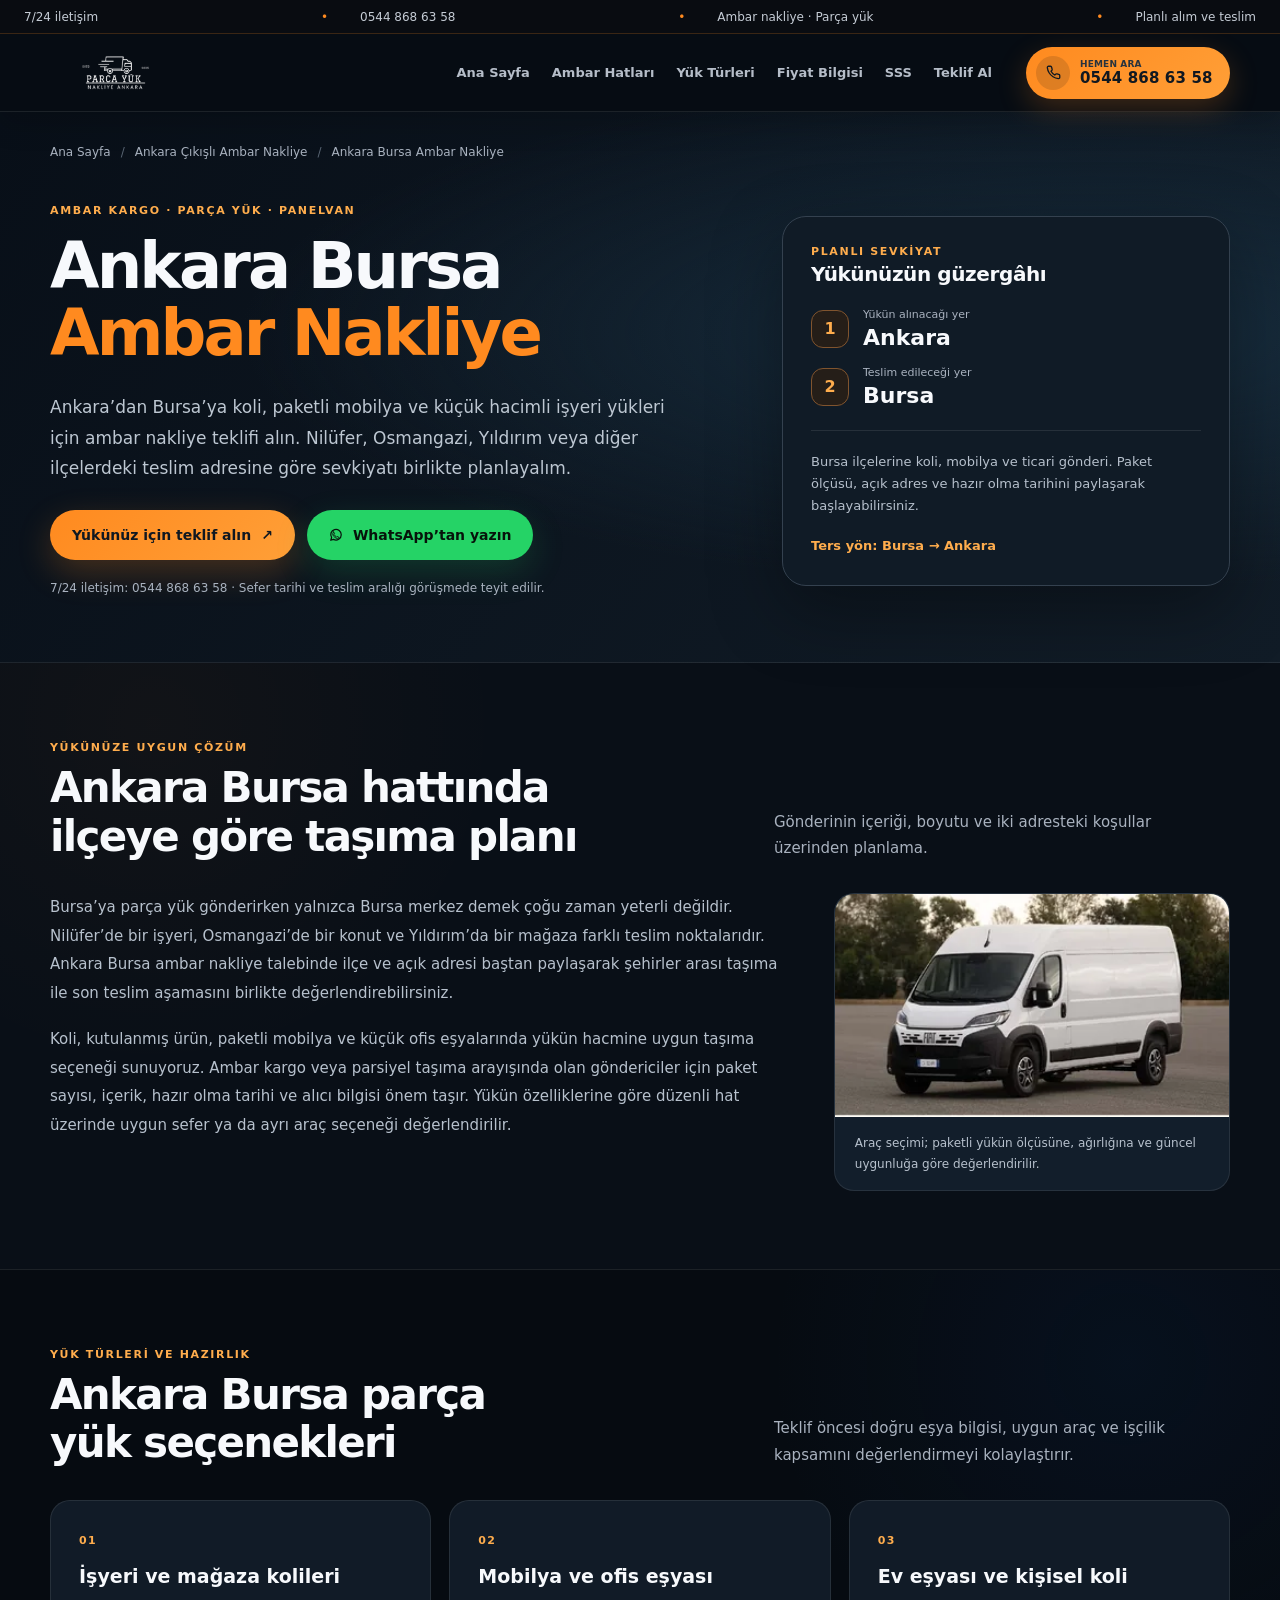
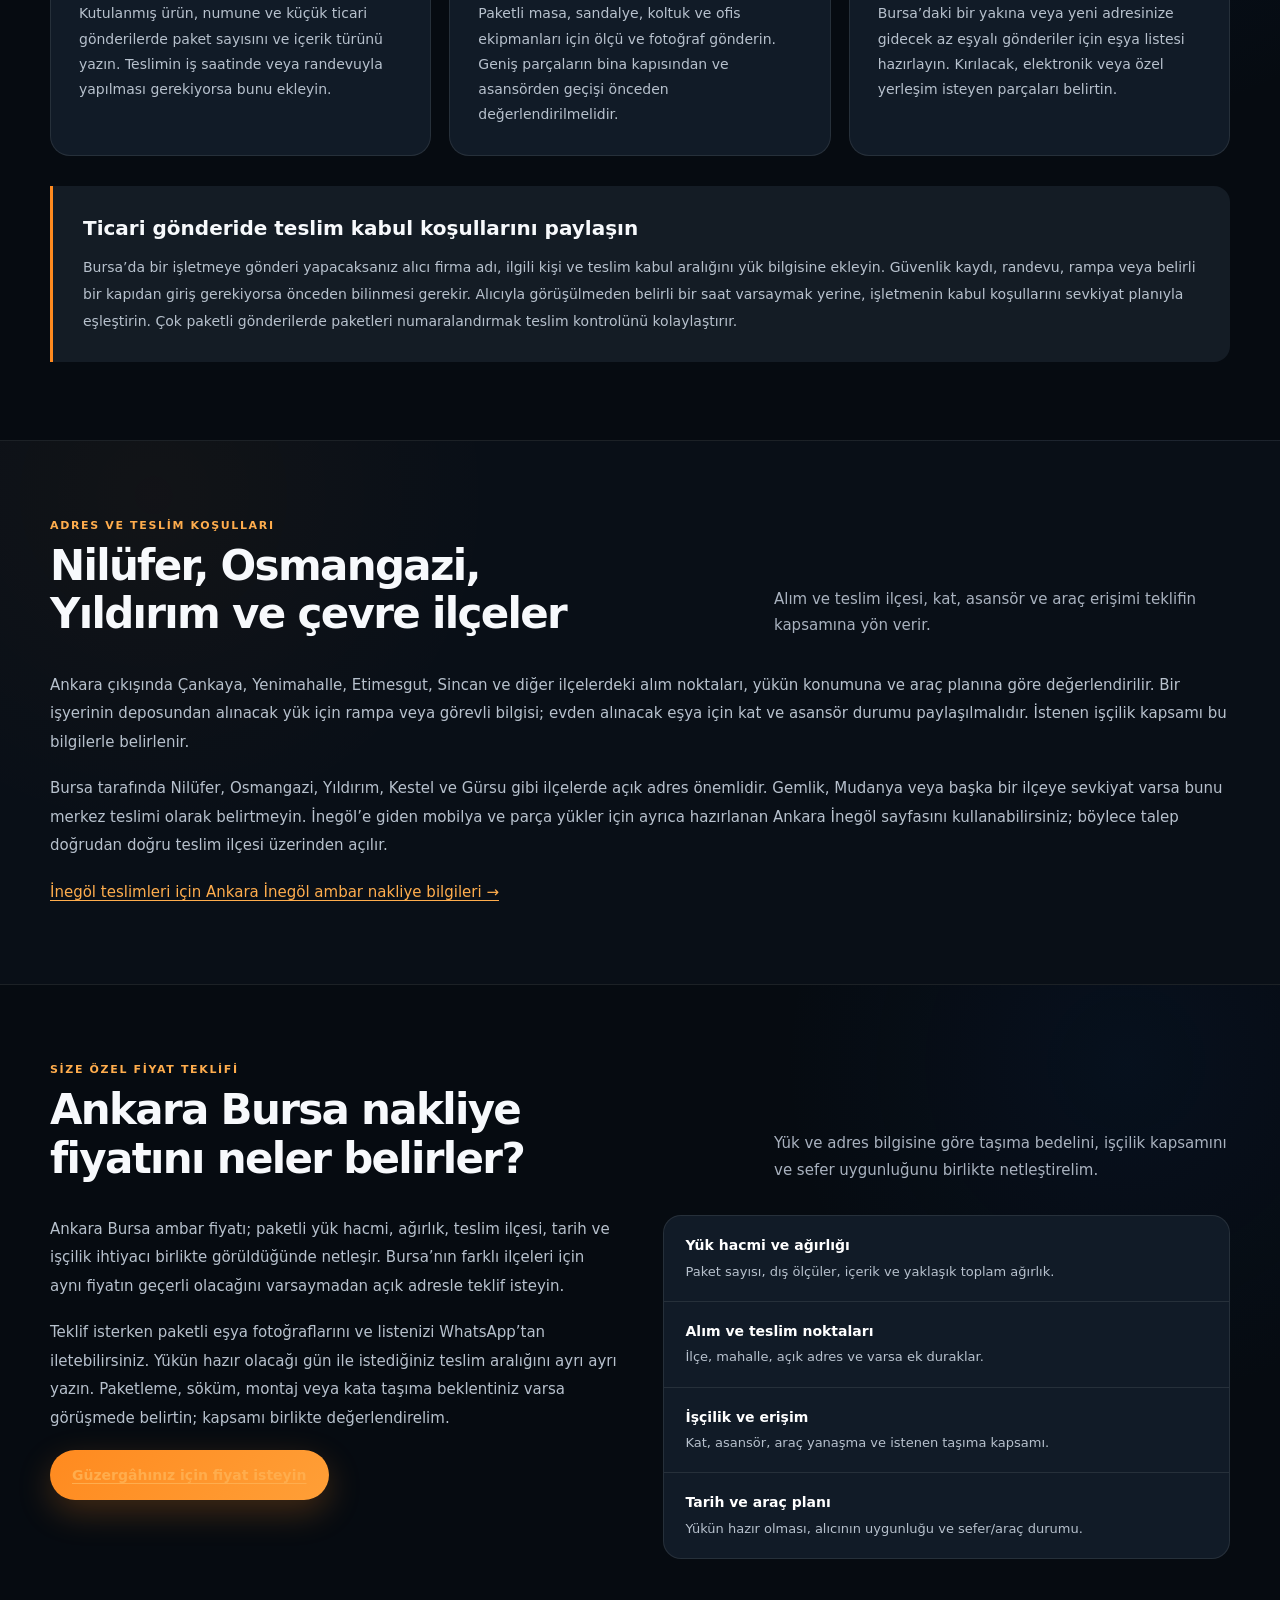
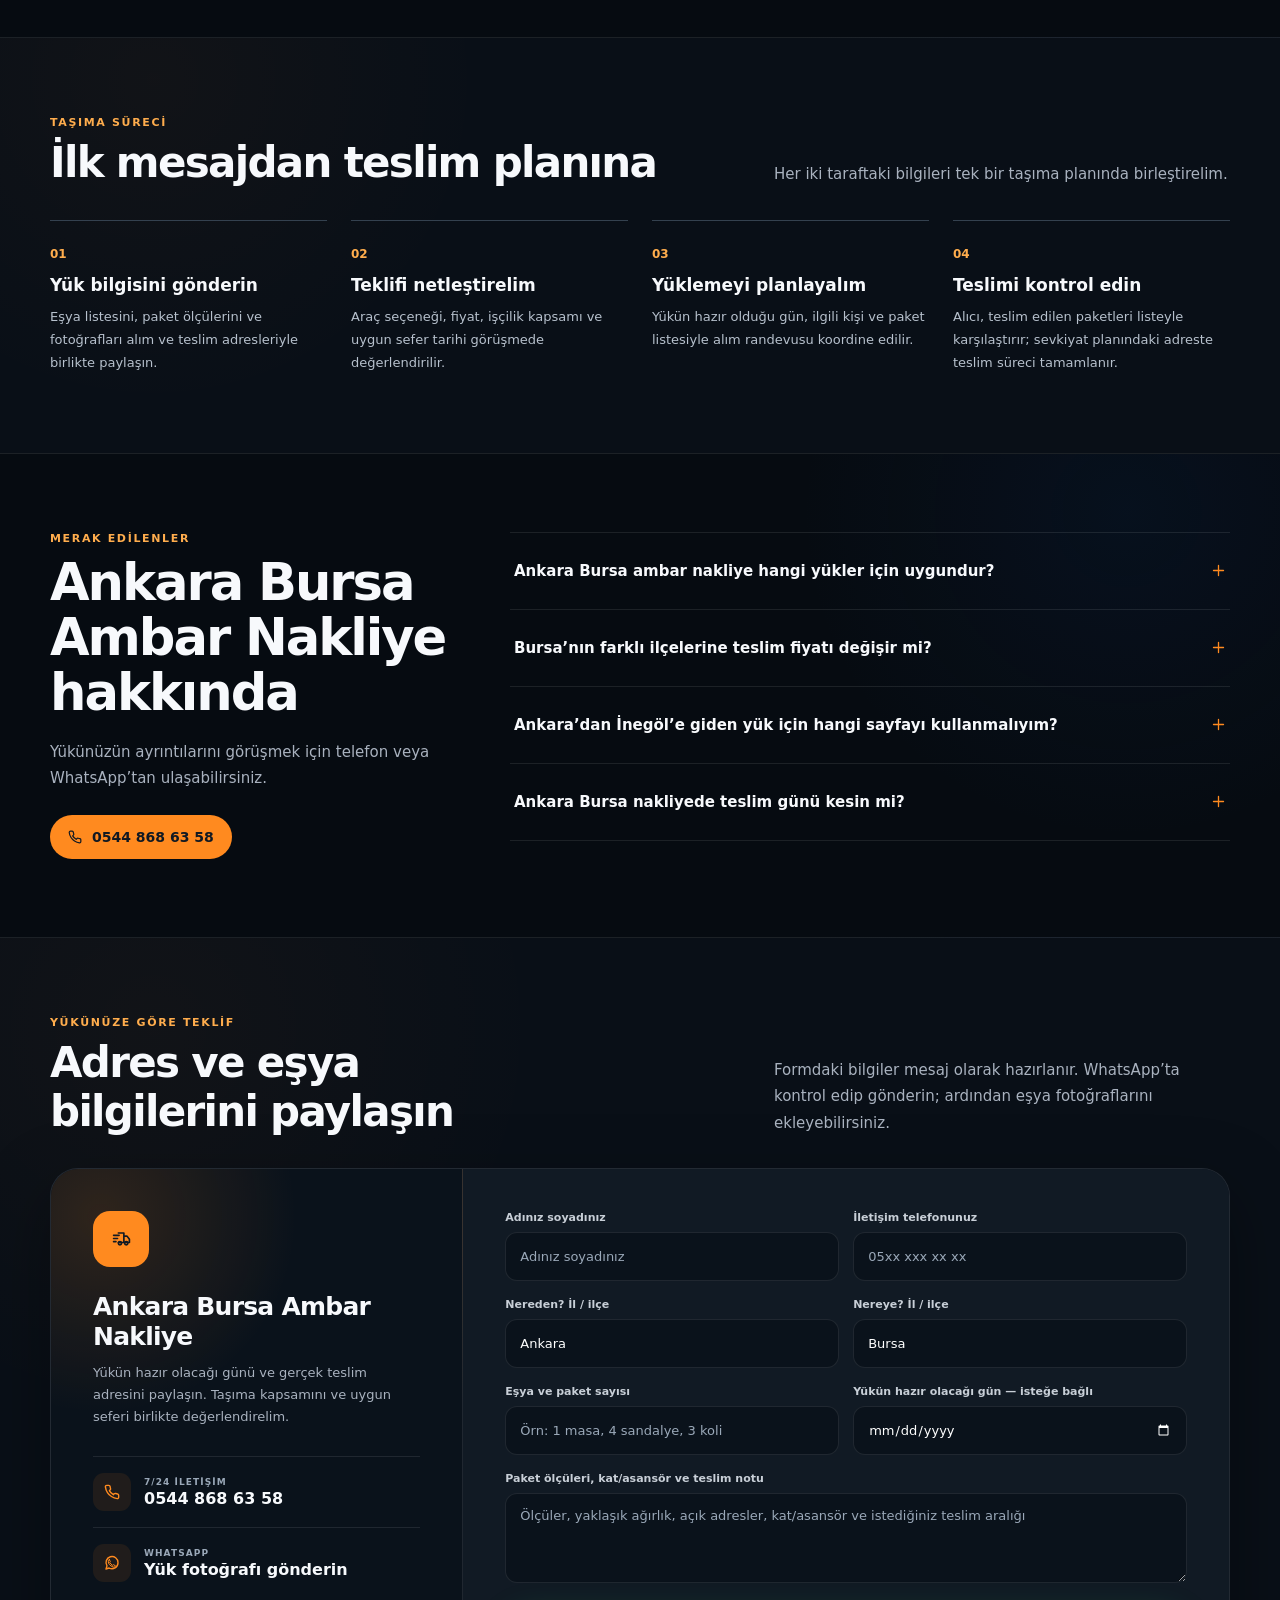
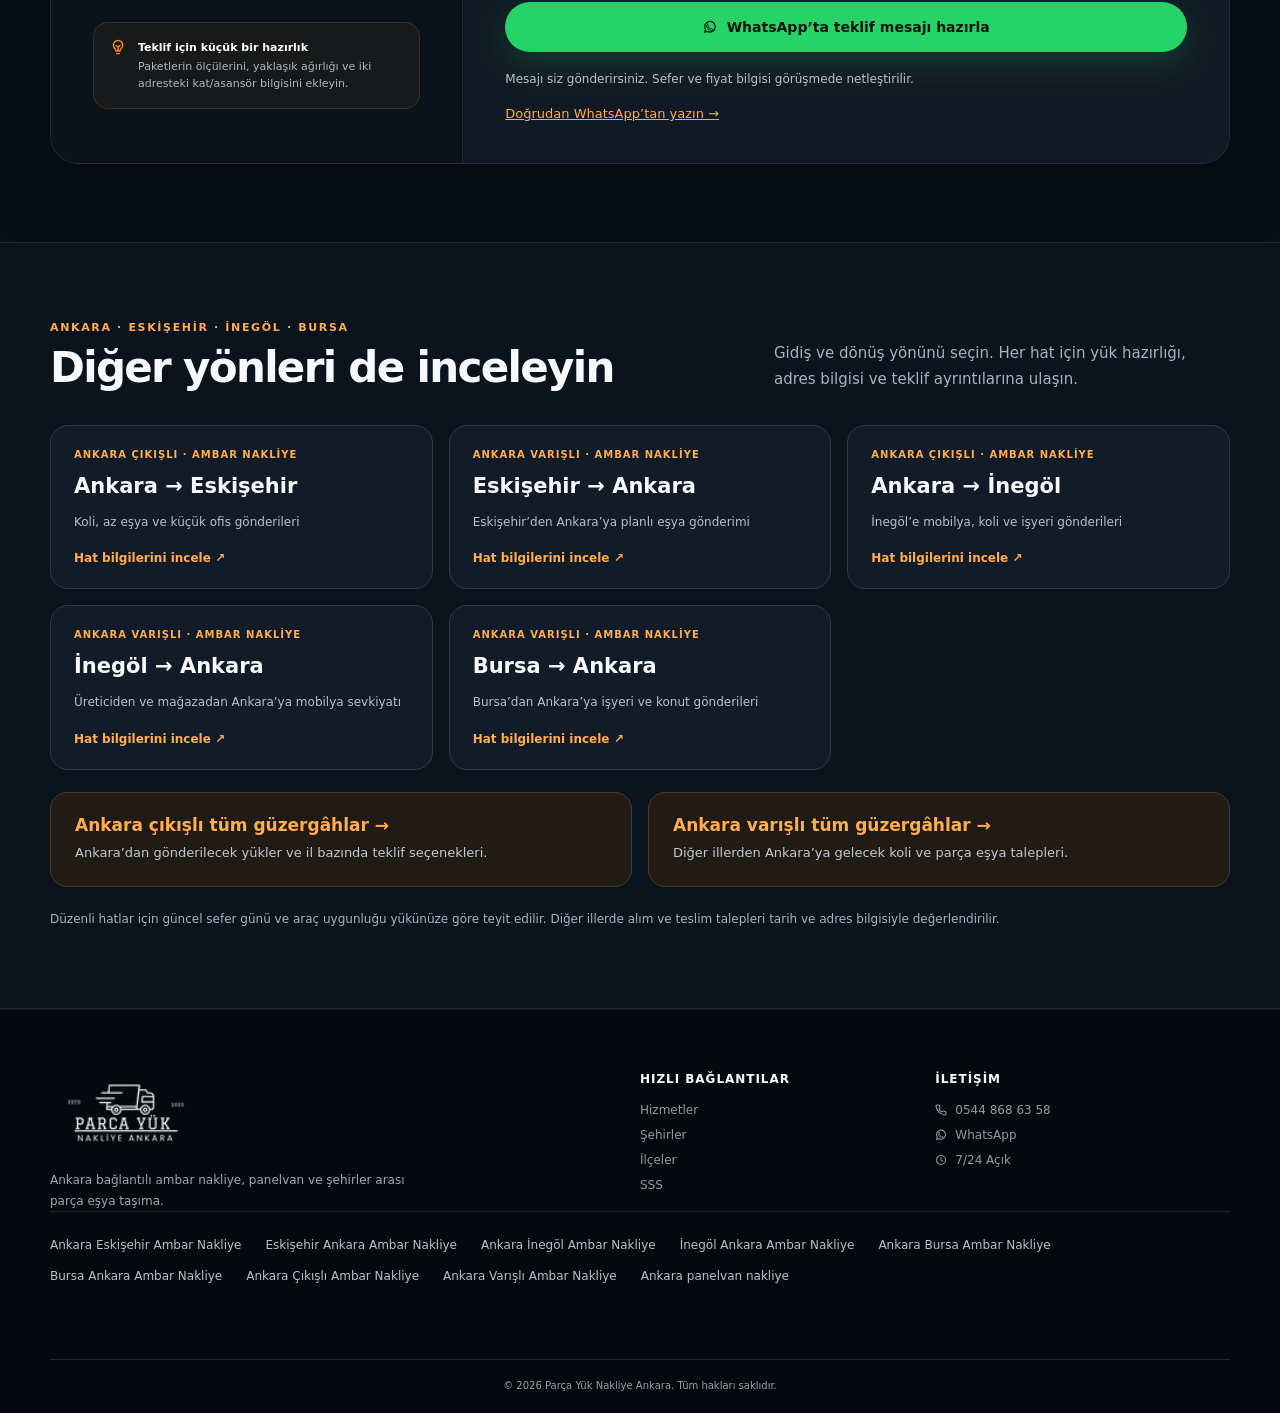
<file: ankara-bursa-ambar-nakliye.html>
<!doctype html>
<html lang="tr"><head>
  <meta charset="utf-8"><meta name="viewport" content="width=device-width, initial-scale=1">
  <title>Ankara Bursa Ambar Nakliye | Parsiyel ve Parça Yük</title>
  <meta name="description" content="Ankara Bursa ambar nakliye, parça yük ve koli taşıma. Nilüfer, Osmangazi, Yıldırım ve diğer ilçe teslimleri için yük, adres ve tarih bilgisiyle teklif alın.">
  <meta name="robots" content="index,follow,max-image-preview:large,max-snippet:-1,max-video-preview:-1">
  <meta name="theme-color" content="#080f18"><link rel="canonical" href="https://parcayuknakliyeankara.com/ankara-bursa-ambar-nakliye.html">
  <meta property="og:type" content="website"><meta property="og:locale" content="tr_TR">
  <meta property="og:site_name" content="Parça Yük Nakliye Ankara"><meta property="og:title" content="Ankara Bursa Ambar Nakliye | Parsiyel ve Parça Yük">
  <meta property="og:description" content="Ankara Bursa ambar nakliye, parça yük ve koli taşıma. Nilüfer, Osmangazi, Yıldırım ve diğer ilçe teslimleri için yük, adres ve tarih bilgisiyle teklif alın."><meta property="og:url" content="https://parcayuknakliyeankara.com/ankara-bursa-ambar-nakliye.html">
  <meta property="og:image" content="https://parcayuknakliyeankara.com/assets/img/optimized/panelvan-800.1cf2c7b042.webp">
  <meta property="og:image:alt" content="Şehirler arası parça eşya taşıması için panelvan araç">
  <meta name="twitter:card" content="summary_large_image"><meta name="twitter:title" content="Ankara Bursa Ambar Nakliye | Parsiyel ve Parça Yük">
  <meta name="twitter:description" content="Ankara Bursa ambar nakliye, parça yük ve koli taşıma. Nilüfer, Osmangazi, Yıldırım ve diğer ilçe teslimleri için yük, adres ve tarih bilgisiyle teklif alın.">
  <meta name="twitter:image" content="https://parcayuknakliyeankara.com/assets/img/optimized/panelvan-800.1cf2c7b042.webp">
  <style id="critical-styles">:root{--ink:#f7f9fc;--muted:#a9b2bf;--bg:#090f17;--bg-deep:#060b11;--card:#111a25;--card-2:#0d151f;--line:rgba(255,255,255,0.09);--orange:#ff8a1f;--orange-2:#ffad4d;--green:#25d366;--blue:#0f3d84;--shadow:0 24px 70px rgba(0,0,0,0.34)}*{box-sizing:border-box}html{scroll-behavior:smooth;scroll-padding-top:94px}body{margin:0;background:var(--bg);color:var(--ink);font-family:Inter,ui-sans-serif,system-ui,-apple-system,BlinkMacSystemFont,"Segoe UI",sans-serif;-webkit-font-smoothing:antialiased}button,input,textarea{font:inherit}a{color:inherit;text-decoration:none}button,input,textarea{border:0}img{display:block;max-width:100%}.container{width:min(1180px,calc(100% - 40px));margin:0 auto}.top-ticker{position:relative;z-index:31;height:34px;overflow:hidden;border-bottom:1px solid rgba(255,138,31,0.2);background:#090c11;color:#c5ccd5;font-size:12px}.ticker-track{width:min(1440px,100%);height:100%;margin:0 auto;padding:0 24px;display:flex;align-items:center;justify-content:space-between;white-space:nowrap}.ticker-track span{display:flex;align-items:center;gap:8px}.ticker-track span + span::before{content:"•";margin-right:24px;color:var(--orange)}.ticker-track i{color:var(--orange)}.site-header{position:sticky;top:0;z-index:30;height:78px;border-bottom:1px solid var(--line);background:rgba(7,13,20,0.96);box-shadow:0 10px 30px rgba(0,0,0,0.18);backdrop-filter:blur(18px)}.nav-wrap{height:100%;display:flex;align-items:center;gap:24px}.brand{width:130px;height:54px;display:grid;place-items:center;flex:0 0 auto;padding:5px 9px;border-radius:13px;filter:brightness(0) invert(1)}.brand img{width:112px;max-height:43px;object-fit:contain}.main-nav{margin-left:auto;display:flex;align-items:center;gap:2px}.main-nav a{padding:12px 10px;border-radius:10px;color:#b5bdc8;font-size:13px;font-weight:700;transition:color 160ms ease,background 160ms ease}.main-nav a:hover,.main-nav a:focus-visible{color:white;background:rgba(255,255,255,0.06)}.header-call{min-width:204px;padding:9px 16px 9px 10px;display:flex;align-items:center;gap:10px;border-radius:999px;background:linear-gradient(135deg,var(--orange),#ff9f37);color:#101821;font-size:15px;font-weight:900;letter-spacing:0.01em;box-shadow:0 10px 30px rgba(255,138,31,0.22);transition:transform 160ms ease,box-shadow 160ms ease}.header-call:hover{transform:translateY(-2px);box-shadow:0 14px 36px rgba(255,138,31,0.3)}.header-call small{display:block;color:rgba(16,24,33,0.68);font-size:9px;font-weight:800;text-transform:uppercase}.call-icon{width:34px;height:34px;display:grid;place-items:center;flex:0 0 auto;border-radius:50%;background:rgba(6,11,17,0.13)}.menu-toggle{display:none;width:42px;height:42px;border:1px solid var(--line);border-radius:10px;background:transparent;color:white;cursor:pointer}.hero{position:relative;min-height:690px;display:grid;align-items:center;overflow:hidden;border-bottom:1px solid var(--line);background:#07101a}.hero-media,.hero-shade{position:absolute;inset:0}.hero-media{background-image:none;background-size:cover;background-position:center;transform:scale(1.015)}.hero-shade{z-index:1;background:linear-gradient(90deg,rgba(3,9,16,0.97) 0%,rgba(3,9,16,0.88) 38%,rgba(3,9,16,0.49) 70%,rgba(3,9,16,0.73) 100%),linear-gradient(0deg,rgba(3,9,16,0.82) 0%,transparent 38%)}.hero::after{content:"";position:absolute;inset:0;z-index:1;opacity:0.16;pointer-events:none;background-image:radial-gradient(rgba(255,255,255,0.25) 0.6px,transparent 0.6px);background-size:5px 5px}.hero-grid{position:relative;z-index:2;padding:88px 0 94px;display:grid;grid-template-columns:minmax(0,1.28fr) minmax(350px,0.72fr);gap:74px;align-items:center}.eyebrow,.kicker{color:var(--orange);font-size:12px;font-weight:900;letter-spacing:0.19em;text-transform:uppercase}.eyebrow{width:max-content;max-width:100%;padding:9px 13px;display:flex;align-items:center;gap:8px;border:1px solid rgba(255,138,31,0.35);border-radius:999px;background:rgba(255,138,31,0.07);box-shadow:inset 0 0 24px rgba(255,138,31,0.05)}.hero h1{max-width:710px;margin:22px 0 18px;font-size:clamp(48px,5.8vw,78px);line-height:0.99;letter-spacing:-0.055em;text-wrap:balance}.hero h1 span{color:var(--orange)}.hero-copy>p{max-width:650px;margin:0;color:#bcc5d0;font-size:18px;line-height:1.75}.hero-actions,.urgent-actions{margin-top:30px;display:flex;flex-wrap:wrap;gap:12px}.btn{min-height:50px;padding:0 22px;display:inline-flex;align-items:center;justify-content:center;gap:10px;border-radius:999px;font-size:14px;font-weight:900;cursor:pointer;transition:transform 160ms ease,box-shadow 160ms ease,filter 160ms ease}.btn:hover{transform:translateY(-2px);filter:brightness(1.05)}.btn-primary{background:linear-gradient(135deg,var(--orange),#ff9f37);color:#101821;box-shadow:0 12px 34px rgba(255,138,31,0.24)}.btn-whatsapp{background:var(--green);color:#07130b;box-shadow:0 12px 34px rgba(37,211,102,0.18)}.hero-pills{margin-top:28px;display:flex;flex-wrap:wrap;gap:8px}.hero-pills span{padding:8px 11px;display:inline-flex;align-items:center;gap:7px;border:1px solid var(--line);border-radius:999px;background:rgba(12,22,34,0.68);color:#d2d8df;font-size:11px;font-weight:700;backdrop-filter:blur(10px)}.hero-pills i{color:var(--orange)}.hero-call-card{padding:30px;border:1px solid rgba(255,255,255,0.12);border-radius:28px;background:linear-gradient(145deg,rgba(16,26,38,0.95),rgba(8,15,23,0.93));box-shadow:var(--shadow),inset 0 1px rgba(255,255,255,0.05);backdrop-filter:blur(15px)}.hero-call-card ul{margin:22px 0 24px;padding:0;display:grid;gap:13px;list-style:none;color:#c0c8d2;font-size:13px}.hero-call-card li{display:flex;align-items:center;gap:10px}.hero-call-card li i{color:var(--orange)}.btn.full{width:100%}@media (max-width:1120px){.container{width:min(100% - 32px,1040px)}.main-nav a{padding-inline:7px;font-size:12px}.header-call{min-width:174px;padding-right:12px;font-size:13px}.hero-grid{grid-template-columns:1.2fr 0.8fr;gap:42px}}@media (max-width:920px){.top-ticker{display:none}.site-header{height:70px}.brand{width:106px}.brand img{width:98px}.menu-toggle{margin-left:auto;display:grid;place-items:center}.main-nav{position:absolute;top:70px;left:0;right:0;max-height:0;margin:0;padding:0 16px;overflow:hidden;display:grid;gap:2px;border-bottom:1px solid transparent;background:rgba(7,13,20,0.98);opacity:0;transform:translateY(-8px);transition:max-height 220ms ease,opacity 180ms ease,transform 180ms ease,padding 180ms ease}.main-nav.open{max-height:530px;padding-block:13px 18px;border-color:var(--line);opacity:1;transform:translateY(0)}.main-nav a{padding:12px;font-size:13px}.header-call{min-width:auto;padding:7px}.header-call>span:last-child{display:none}.hero{min-height:auto}.hero-grid{padding-block:74px;grid-template-columns:1fr;gap:34px}.hero-copy{max-width:720px}.hero-call-card{max-width:560px}}@media (max-width:620px){html{scroll-padding-top:74px}body{padding-bottom:68px}.container{width:min(100% - 28px,560px)}.site-header{height:64px}.brand{height:46px}.main-nav{top:64px}.header-call{display:none}.hero-media{background-image:none;background-position:center 38%}.hero-shade{background:linear-gradient(180deg,rgba(3,9,16,0.82) 0%,rgba(3,9,16,0.75) 28%,rgba(3,9,16,0.92) 67%,rgba(3,9,16,0.98) 100%),linear-gradient(90deg,rgba(3,9,16,0.46),rgba(3,9,16,0.64))}.hero-grid{padding-block:58px 54px}.eyebrow{font-size:9px;letter-spacing:0.12em}.hero h1{margin-top:18px;font-size:clamp(41px,13vw,57px)}.hero-copy>p{font-size:15px;line-height:1.7}.hero-actions,.urgent-actions{display:grid;grid-template-columns:1fr}.btn{width:100%}.hero-pills{display:grid;grid-template-columns:repeat(2,1fr)}.hero-pills span{justify-content:center;font-size:10px}.hero-call-card{padding:22px;border-radius:22px}}@media (prefers-reduced-motion:reduce){html{scroll-behavior:auto}*,*::before,*::after{scroll-behavior:auto !important;transition-duration:0.01ms !important;animation-duration:0.01ms !important;animation-iteration-count:1 !important}}.skip-link{position:fixed;top:-100px;left:16px;z-index:100;padding:12px 18px;border-radius:10px;background:#ff8a1f;color:#080f18;font-weight:800}.skip-link:focus{top:12px}.route-eyebrow{display:block;color:#ffad4d;font-size:11px;font-weight:850;letter-spacing:.15em;text-transform:uppercase}.route-hero{padding:30px 0 64px;border-bottom:1px solid var(--line);background:radial-gradient(ellipse at 85% 40%,#172d3e 0,transparent 55%),linear-gradient(130deg,#080f18,#111c27)}.route-breadcrumb{margin:0 0 40px;color:#a9b2bf;font-size:12px;line-height:1.8}.route-breadcrumb ol{padding:0;margin:0;list-style:none;display:flex;flex-wrap:wrap;gap:6px 10px}.route-breadcrumb li + li::before{content:'/';margin-right:10px;color:#596573}.route-breadcrumb a:hover{color:white;text-decoration:underline}.route-hero-grid{display:grid;grid-template-columns:minmax(0,1.2fr) minmax(0,.8fr);gap:60px;align-items:center}.route-hero h1{margin:16px 0 24px;font-size:clamp(38px,5.1vw,64px);line-height:1.06;font-weight:900;letter-spacing:-.045em;text-wrap:balance}.route-hero h1 span{display:block;color:var(--orange)}.route-lead{margin:0;max-width:640px;color:#bdc7d2;font-size:17px;line-height:1.8}.route-actions{display:flex;gap:12px;flex-wrap:wrap;margin-top:26px}.route-contact-note{margin:18px 0 0;color:#a9b2bf;font-size:12px;line-height:1.7}.route-plan{padding:28px;border:1px solid #34414f;border-radius:24px;background:#101b26;box-shadow:var(--shadow)}.route-plan h2{margin:4px 0 22px;font-size:20px;letter-spacing:-.02em}.route-stops{display:grid;gap:16px;margin:0;padding:0;list-style:none}.route-stops li{display:flex;align-items:center;gap:14px}.route-stops li>span{display:grid;place-items:center;width:38px;height:38px;flex:0 0 38px;border:1px solid #80542e;border-radius:12px;background:#251e18;color:#ffad4d;font-weight:900}.route-stops small{display:block;margin-bottom:4px;color:#a9b2bf;font-size:11px}.route-stops strong{font-size:22px}.route-plan p{padding-top:20px;margin:22px 0 18px;border-top:1px solid var(--line);font-size:13px;line-height:1.7;color:#b6c0cc}.route-text-link{color:#ffad4d;font-weight:800;font-size:13px;line-height:1.6}.route-text-link:hover{text-decoration:underline}@media (max-width:920px){.route-hero-grid,.route-intro-grid,.route-price-grid{grid-template-columns:minmax(0,1fr);gap:30px}.route-hero h1{max-width:700px}.route-plan{max-width:100%}.route-stops{grid-template-columns:repeat(2,minmax(0,1fr))}}@media (max-width:620px){.route-hero{padding:22px 0 42px}.route-breadcrumb{margin-bottom:28px;font-size:11px}.route-hero h1{font-size:clamp(34px,9vw,48px)}.route-lead{font-size:15px}.route-actions{display:grid;grid-template-columns:minmax(0,1fr)}.route-plan{padding:22px;border-radius:19px}.route-stops{grid-template-columns:minmax(0,1fr)}}.skip-link{position:fixed;top:-120px;left:16px;z-index:100;padding:12px 18px;background:#ff8a1f;color:#080f18;border-radius:10px;font-weight:800}.skip-link:focus{top:12px}.header-call small{color:#27333e}@media(prefers-reduced-motion:reduce){html{scroll-behavior:auto}*,*::before,*::after{transition:none!important;animation:none!important}}:where(i[class*="fa-"]){display:inline-flex;align-items:center;justify-content:center;width:1em;height:1em;line-height:1;vertical-align:-.125em;font-style:normal;flex-shrink:0}:where(i[class*="fa-"])::before{content:"";display:block;width:1em;height:1em;flex-shrink:0;background-color:currentColor;-webkit-mask:var(--site-icon) center/contain no-repeat;mask:var(--site-icon) center/contain no-repeat}.fa-bars{--site-icon:url("data:image/svg+xml,%3Csvg%20xmlns%3D%22http%3A%2F%2Fwww.w3.org%2F2000%2Fsvg%22%20viewBox%3D%220%200%2024%2024%22%20fill%3D%22none%22%20stroke%3D%22black%22%20stroke-width%3D%222.1%22%20stroke-linecap%3D%22round%22%20stroke-linejoin%3D%22round%22%3E%3Cpath%20d%3D%22M4%206h16M4%2012h16M4%2018h16%22%2F%3E%3C%2Fsvg%3E")}.fa-chevron-down{--site-icon:url("data:image/svg+xml,%3Csvg%20xmlns%3D%22http%3A%2F%2Fwww.w3.org%2F2000%2Fsvg%22%20viewBox%3D%220%200%2024%2024%22%20fill%3D%22none%22%20stroke%3D%22black%22%20stroke-width%3D%222.1%22%20stroke-linecap%3D%22round%22%20stroke-linejoin%3D%22round%22%3E%3Cpath%20d%3D%22m6%209%206%206%206-6%22%2F%3E%3C%2Fsvg%3E")}.fa-chevron-up{--site-icon:url("data:image/svg+xml,%3Csvg%20xmlns%3D%22http%3A%2F%2Fwww.w3.org%2F2000%2Fsvg%22%20viewBox%3D%220%200%2024%2024%22%20fill%3D%22none%22%20stroke%3D%22black%22%20stroke-width%3D%222.1%22%20stroke-linecap%3D%22round%22%20stroke-linejoin%3D%22round%22%3E%3Cpath%20d%3D%22m6%2015%206-6%206%206%22%2F%3E%3C%2Fsvg%3E")}.fa-clock{--site-icon:url("data:image/svg+xml,%3Csvg%20xmlns%3D%22http%3A%2F%2Fwww.w3.org%2F2000%2Fsvg%22%20viewBox%3D%220%200%2024%2024%22%20fill%3D%22none%22%20stroke%3D%22black%22%20stroke-width%3D%222.1%22%20stroke-linecap%3D%22round%22%20stroke-linejoin%3D%22round%22%3E%3Ccircle%20cx%3D%2212%22%20cy%3D%2212%22%20r%3D%229%22%2F%3E%3Cpath%20d%3D%22M12%207v5l3%202%22%2F%3E%3C%2Fsvg%3E")}.fa-lightbulb{--site-icon:url("data:image/svg+xml,%3Csvg%20xmlns%3D%22http%3A%2F%2Fwww.w3.org%2F2000%2Fsvg%22%20viewBox%3D%220%200%2024%2024%22%20fill%3D%22none%22%20stroke%3D%22black%22%20stroke-width%3D%222.1%22%20stroke-linecap%3D%22round%22%20stroke-linejoin%3D%22round%22%3E%3Cpath%20d%3D%22M9%2018h6m-5%204h4M8%2015a7%207%200%201%201%208%200l-1%203H9l-1-3zM12%2018v-6m-3-2%203%202%203-2%22%2F%3E%3C%2Fsvg%3E")}.fa-phone{--site-icon:url("data:image/svg+xml,%3Csvg%20xmlns%3D%22http%3A%2F%2Fwww.w3.org%2F2000%2Fsvg%22%20viewBox%3D%220%200%2024%2024%22%20fill%3D%22none%22%20stroke%3D%22black%22%20stroke-width%3D%222.1%22%20stroke-linecap%3D%22round%22%20stroke-linejoin%3D%22round%22%3E%3Cpath%20d%3D%22M22%2016.9v3a2%202%200%200%201-2.2%202%2019.8%2019.8%200%200%201-8.6-3.1%2019.5%2019.5%200%200%201-6-6A19.8%2019.8%200%200%201%202.1%204.2%202%202%200%200%201%204.1%202h3a2%202%200%200%201%202%201.7c.1%201%20.4%202%20.7%202.9a2%202%200%200%201-.5%202.1L8%2010a16%2016%200%200%200%206%206l1.3-1.3a2%202%200%200%201%202.1-.5c.9.3%201.9.6%202.9.7a2%202%200%200%201%201.7%202z%22%2F%3E%3C%2Fsvg%3E")}.fa-plus{--site-icon:url("data:image/svg+xml,%3Csvg%20xmlns%3D%22http%3A%2F%2Fwww.w3.org%2F2000%2Fsvg%22%20viewBox%3D%220%200%2024%2024%22%20fill%3D%22none%22%20stroke%3D%22black%22%20stroke-width%3D%222.1%22%20stroke-linecap%3D%22round%22%20stroke-linejoin%3D%22round%22%3E%3Cpath%20d%3D%22M12%204v16M4%2012h16%22%2F%3E%3C%2Fsvg%3E")}.fa-truck-fast{--site-icon:url("data:image/svg+xml,%3Csvg%20xmlns%3D%22http%3A%2F%2Fwww.w3.org%2F2000%2Fsvg%22%20viewBox%3D%220%200%2024%2024%22%20fill%3D%22none%22%20stroke%3D%22black%22%20stroke-width%3D%222.1%22%20stroke-linecap%3D%22round%22%20stroke-linejoin%3D%22round%22%3E%3Cpath%20d%3D%22M8%205h7v12H8m7-8h4l3%204v4h-7M2%208h7M2%2012h5M2%2016h3%22%2F%3E%3Ccircle%20cx%3D%2210%22%20cy%3D%2218%22%20r%3D%222%22%2F%3E%3Ccircle%20cx%3D%2218%22%20cy%3D%2218%22%20r%3D%222%22%2F%3E%3C%2Fsvg%3E")}.fa-whatsapp{--site-icon:url("data:image/svg+xml,%3Csvg%20xmlns%3D%22http%3A%2F%2Fwww.w3.org%2F2000%2Fsvg%22%20viewBox%3D%220%200%2024%2024%22%20fill%3D%22none%22%20stroke%3D%22black%22%20stroke-width%3D%222.1%22%20stroke-linecap%3D%22round%22%20stroke-linejoin%3D%22round%22%3E%3Cpath%20d%3D%22M21%2011.5a9%209%200%200%201-13.3%208L3%2021l1.5-4.7A9%209%200%201%201%2021%2011.5z%22%2F%3E%3Cpath%20d%3D%22m8%207%201.5%203-1%201c1.1%202%202.5%203.4%204.5%204.5l1-1%203%201.5c0%202-2%202.5-3.5%202C9%2016%206%2013%206.5%209.5%206.5%208%207%207%208%207z%22%20stroke-width%3D%221.5%22%2F%3E%3C%2Fsvg%3E")}.fa-xmark{--site-icon:url("data:image/svg+xml,%3Csvg%20xmlns%3D%22http%3A%2F%2Fwww.w3.org%2F2000%2Fsvg%22%20viewBox%3D%220%200%2024%2024%22%20fill%3D%22none%22%20stroke%3D%22black%22%20stroke-width%3D%222.1%22%20stroke-linecap%3D%22round%22%20stroke-linejoin%3D%22round%22%3E%3Cpath%20d%3D%22m6%206%2012%2012M18%206%206%2018%22%2F%3E%3C%2Fsvg%3E")}</style><link rel="preload" href="assets/css/app.d99d6fbcf3.css" as="style" onload="this.onload=null;this.rel='stylesheet'"><noscript><link rel="stylesheet" href="assets/css/app.d99d6fbcf3.css"></noscript><script type="application/ld+json">{"@context":"https://schema.org","@graph":[{"@type":"WebSite","@id":"https://parcayuknakliyeankara.com/#website","url":"https://parcayuknakliyeankara.com/","name":"Parça Yük Nakliye Ankara","inLanguage":"tr-TR"},{"@type":"MovingCompany","@id":"https://parcayuknakliyeankara.com/#business","name":"Parça Yük Nakliye Ankara","url":"https://parcayuknakliyeankara.com/","telephone":"+905448686358","logo":"https://parcayuknakliyeankara.com/assets/img/logof.png","image":"https://parcayuknakliyeankara.com/assets/img/optimized/panelvan-800.1cf2c7b042.webp","address":{"@type":"PostalAddress","addressLocality":"Ankara","addressCountry":"TR"},"areaServed":{"@type":"Country","name":"Türkiye"},"openingHours":"Mo-Su 00:00-23:59"},{"@type":"Service","@id":"https://parcayuknakliyeankara.com/ankara-bursa-ambar-nakliye.html#service","name":"Ankara Bursa Ambar Nakliye","serviceType":"Ambar nakliye ve parça yük taşıma","description":"Ankara Bursa ambar nakliye, parça yük ve koli taşıma. Nilüfer, Osmangazi, Yıldırım ve diğer ilçe teslimleri için yük, adres ve tarih bilgisiyle teklif alın.","url":"https://parcayuknakliyeankara.com/ankara-bursa-ambar-nakliye.html","provider":{"@id":"https://parcayuknakliyeankara.com/#business"},"areaServed":[{"@type":"City","name":"Ankara"},{"@type":"City","name":"Bursa"}]},{"@type":"WebPage","@id":"https://parcayuknakliyeankara.com/ankara-bursa-ambar-nakliye.html#webpage","url":"https://parcayuknakliyeankara.com/ankara-bursa-ambar-nakliye.html","name":"Ankara Bursa Ambar Nakliye | Parsiyel ve Parça Yük","description":"Ankara Bursa ambar nakliye, parça yük ve koli taşıma. Nilüfer, Osmangazi, Yıldırım ve diğer ilçe teslimleri için yük, adres ve tarih bilgisiyle teklif alın.","inLanguage":"tr-TR","isPartOf":{"@id":"https://parcayuknakliyeankara.com/#website"},"about":{"@id":"https://parcayuknakliyeankara.com/ankara-bursa-ambar-nakliye.html#service"},"breadcrumb":{"@id":"https://parcayuknakliyeankara.com/ankara-bursa-ambar-nakliye.html#breadcrumb"},"dateModified":"2026-10-16","primaryImageOfPage":{"@type":"ImageObject","url":"https://parcayuknakliyeankara.com/assets/img/optimized/panelvan-800.1cf2c7b042.webp"}},{"@type":"BreadcrumbList","@id":"https://parcayuknakliyeankara.com/ankara-bursa-ambar-nakliye.html#breadcrumb","itemListElement":[{"@type":"ListItem","position":1,"name":"Ana Sayfa","item":"https://parcayuknakliyeankara.com/"},{"@type":"ListItem","position":2,"name":"Ankara Çıkışlı Ambar Nakliye","item":"https://parcayuknakliyeankara.com/ankara-cikisli-ambar-nakliye.html"},{"@type":"ListItem","position":3,"name":"Ankara Bursa Ambar Nakliye","item":"https://parcayuknakliyeankara.com/ankara-bursa-ambar-nakliye.html"}]}]}</script>
<script>
(function(){
  var started=false,timer;
  window.dataLayer=window.dataLayer||[];
  window.gtag=window.gtag||function(){window.dataLayer.push(arguments);};
  window.gtag('js',new Date());
  window.gtag('config','AW-17874354293');
  function load(){
    if(started)return;
    started=true;window.clearTimeout(timer);
    var s=document.createElement('script');s.async=true;s.fetchPriority='low';
    s.src='https://www.googletagmanager.com/gtag/js?id=AW-17874354293';
    document.head.appendChild(s);
    ['pointerdown','keydown','touchstart'].forEach(function(type){window.removeEventListener(type,load);});
  }
  window.ensureGoogleTag=load;
  ['pointerdown','keydown','touchstart'].forEach(function(type){window.addEventListener(type,load,{once:true,passive:true});});
  timer=window.setTimeout(load,2000);
  function idle(){if(window.requestIdleCallback)window.requestIdleCallback(load,{timeout:1000});else window.setTimeout(load,0);}
  function paint(){if(window.requestAnimationFrame)window.requestAnimationFrame(function(){window.requestAnimationFrame(idle);});else idle();}
  if(document.readyState==='loading')document.addEventListener('DOMContentLoaded',paint,{once:true});else paint();
})();
</script><link rel="icon" href="favicon.ico" type="image/x-icon" sizes="16x16 32x32 48x48 64x64"><link rel="icon" href="favicon-96x96.png" type="image/png" sizes="96x96"><link rel="apple-touch-icon" href="apple-touch-icon.png" type="image/png" sizes="180x180"><link rel="manifest" href="site.webmanifest" type="application/manifest+json"></head><body class="route-page"><a class="skip-link" href="#icerik" title="İçeriğe geç">İçeriğe geç</a><div class="top-ticker" aria-label="Hizmet bilgileri"><div class="ticker-track"><span>7/24 iletişim</span><span>0544 868 63 58</span><span>Ambar nakliye · Parça yük</span><span>Planlı alım ve teslim</span></div></div><header class="site-header">
      <div class="container nav-wrap"><a class="brand" href="index.html" aria-label="Parça Yük Nakliye Ankara ana sayfa" title="Parça Yük Nakliye Ankara | Panelvan Araç ile Eşya Taşıma"><img src="assets/img/optimized/brand-logo-256.827dabd50d.webp" alt="Parça Yük Nakliye Ankara" width="256" height="128" loading="eager" fetchpriority="auto" decoding="async" srcset="assets/img/optimized/brand-logo-128.70cbc92bc9.webp 128w, assets/img/optimized/brand-logo-256.827dabd50d.webp 256w" sizes="(max-width: 920px) 98px, 112px"></a><button id="menuToggle" class="menu-toggle" type="button" aria-label="Menüyü aç veya kapat" aria-expanded="false" aria-controls="mainNav"><i class="fa-solid fa-bars" aria-hidden="true"></i></button>
        <nav id="mainNav" class="main-nav" aria-label="Ana menü">
        <a href="index.html" title="Parça Yük Nakliye Ankara | Panelvan Araç ile Eşya Taşıma">Ana Sayfa</a><a href="#ambar-hatlari" title="Ambar Hatları">Ambar Hatları</a>
        <a href="#yukler" title="Yük Türleri">Yük Türleri</a><a href="#fiyat" title="Fiyat Bilgisi">Fiyat Bilgisi</a>
        <a href="#faq" title="SSS">SSS</a><a href="#teklif" title="Teklif Al">Teklif Al</a></nav><a class="header-call" href="tel:05448686358" title="0544 868 63 58 numarasını arayın"><span class="call-icon"><i class="fa-solid fa-phone" aria-hidden="true"></i></span><span><small>Hemen Ara</small>0544 868 63
            58</span></a>
      </div>
    </header><main id="icerik" tabindex="-1"><section class="route-hero"><div class="container">
      <nav class="route-breadcrumb" aria-label="Sayfa yolu"><ol><li><a href="index.html" title="Parça Yük Nakliye Ankara | Panelvan Araç ile Eşya Taşıma">Ana Sayfa</a></li><li><a href="ankara-cikisli-ambar-nakliye.html" title="Ankara Çıkışlı Ambar Nakliye | Şehirler Arası Parça Yük">Ankara Çıkışlı Ambar Nakliye</a></li><li aria-current="page">Ankara Bursa Ambar Nakliye</li></ol></nav>
      <div class="route-hero-grid"><div><span class="route-eyebrow">Ambar kargo · Parça yük · Panelvan</span>
      <h1>Ankara Bursa<span>Ambar Nakliye</span></h1><p class="route-lead">Ankara’dan Bursa’ya koli, paketli mobilya ve küçük hacimli işyeri yükleri için ambar nakliye teklifi alın. Nilüfer, Osmangazi, Yıldırım veya diğer ilçelerdeki teslim adresine göre sevkiyatı birlikte planlayalım.</p>
      <div class="route-actions"><a class="btn btn-primary" href="#teklif" title="Yükünüz için teklif alın ↗">Yükünüz için teklif alın <span aria-hidden="true">↗</span></a>
      <a class="btn btn-whatsapp" href="https://wa.me/905448686358?text=Merhaba%2C%20Par%C3%A7a%20Y%C3%BCk%20Nakliye%20Ankara%20i%C3%A7in%20ta%C5%9F%C4%B1ma%20teklifi%20istiyorum.%0A%0ANereden%3A%20Ankara%0ANereye%3A%20Bursa%0AY%C3%BCk%20%2F%20paket%20adedi%3A%0APaket%20%C3%B6l%C3%A7%C3%BCleri%20%2F%20yakla%C5%9F%C4%B1k%20a%C4%9F%C4%B1rl%C4%B1k%3A%0AY%C3%BCk%C3%BCn%20haz%C4%B1r%20oldu%C4%9Fu%20tarih%3A%0AKat%20%2F%20asans%C3%B6r%3A%0A" target="_blank" rel="nofollow noopener noreferrer" title="Ankara → Bursa için WhatsApp teklifi"><i class="fa-brands fa-whatsapp" aria-hidden="true"></i> WhatsApp’tan yazın</a></div>
      <p class="route-contact-note">7/24 iletişim: <a href="tel:+905448686358" title="0544 868 63 58 numarasını arayın">0544 868 63 58</a> · Sefer tarihi ve teslim aralığı görüşmede teyit edilir.</p></div>
      <aside class="route-plan" aria-label="Taşıma yönü"><span class="route-eyebrow">Planlı sevkiyat</span><h2>Yükünüzün güzergâhı</h2>
      <ol class="route-stops"><li><span aria-hidden="true">1</span><div><small>Yükün alınacağı yer</small><strong>Ankara</strong></div></li>
      <li><span aria-hidden="true">2</span><div><small>Teslim edileceği yer</small><strong>Bursa</strong></div></li></ol>
      <p>Bursa ilçelerine koli, mobilya ve ticari gönderi. Paket ölçüsü, açık adres ve hazır olma tarihini paylaşarak başlayabilirsiniz.</p>
      <a class="route-text-link" href="bursa-ankara-ambar-nakliye.html" title="Bursa Ankara Ambar Nakliye | Koli ve Parça Eşya">Ters yön: Bursa → Ankara</a></aside></div></div></section><section class="section section-dark" aria-labelledby="introTitle"><div class="container">
      <div class="section-heading"><div><span class="route-eyebrow">Yükünüze uygun çözüm</span><h2 id="introTitle">Ankara Bursa hattında ilçeye göre taşıma planı</h2></div>
      <p>Gönderinin içeriği, boyutu ve iki adresteki koşullar üzerinden planlama.</p></div>
      <div class="route-intro-grid"><div class="route-prose"><p>Bursa’ya parça yük gönderirken yalnızca Bursa merkez demek çoğu zaman yeterli değildir. Nilüfer’de bir işyeri, Osmangazi’de bir konut ve Yıldırım’da bir mağaza farklı teslim noktalarıdır. Ankara Bursa ambar nakliye talebinde ilçe ve açık adresi baştan paylaşarak şehirler arası taşıma ile son teslim aşamasını birlikte değerlendirebilirsiniz.</p><p>Koli, kutulanmış ürün, paketli mobilya ve küçük ofis eşyalarında yükün hacmine uygun taşıma seçeneği sunuyoruz. Ambar kargo veya parsiyel taşıma arayışında olan göndericiler için paket sayısı, içerik, hazır olma tarihi ve alıcı bilgisi önem taşır. Yükün özelliklerine göre düzenli hat üzerinde uygun sefer ya da ayrı araç seçeneği değerlendirilir.</p></div>
      <figure class="route-photo"><img src="assets/img/optimized/panelvan-640.7cc16808ba.webp" alt="Şehirler arası parça eşya taşıması için panelvan araç" width="640" height="363" loading="lazy" decoding="async" srcset="assets/img/optimized/panelvan-360.cb55ec29d7.webp 360w, assets/img/optimized/panelvan-640.7cc16808ba.webp 640w, assets/img/optimized/panelvan-800.1cf2c7b042.webp 800w" sizes="(max-width: 620px) calc(100vw - 28px), 520px" fetchpriority="low">
      <figcaption>Araç seçimi; paketli yükün ölçüsüne, ağırlığına ve güncel uygunluğa göre değerlendirilir.</figcaption></figure></div></div></section><section id="yukler" class="section section-deep" aria-labelledby="loadsTitle"><div class="container">
      <div class="section-heading"><div><span class="route-eyebrow">Yük türleri ve hazırlık</span><h2 id="loadsTitle">Ankara Bursa parça yük seçenekleri</h2></div>
      <p>Teklif öncesi doğru eşya bilgisi, uygun araç ve işçilik kapsamını değerlendirmeyi kolaylaştırır.</p></div>
      <div class="route-card-grid"><article class="route-info-card"><span>01</span><h3>İşyeri ve mağaza kolileri</h3><p>Kutulanmış ürün, numune ve küçük ticari gönderilerde paket sayısını ve içerik türünü yazın. Teslimin iş saatinde veya randevuyla yapılması gerekiyorsa bunu ekleyin.</p></article><article class="route-info-card"><span>02</span><h3>Mobilya ve ofis eşyası</h3><p>Paketli masa, sandalye, koltuk ve ofis ekipmanları için ölçü ve fotoğraf gönderin. Geniş parçaların bina kapısından ve asansörden geçişi önceden değerlendirilmelidir.</p></article><article class="route-info-card"><span>03</span><h3>Ev eşyası ve kişisel koli</h3><p>Bursa’daki bir yakına veya yeni adresinize gidecek az eşyalı gönderiler için eşya listesi hazırlayın. Kırılacak, elektronik veya özel yerleşim isteyen parçaları belirtin.</p></article></div><div class="route-note"><h3>Ticari gönderide teslim kabul koşullarını paylaşın</h3><p>Bursa’da bir işletmeye gönderi yapacaksanız alıcı firma adı, ilgili kişi ve teslim kabul aralığını yük bilgisine ekleyin. Güvenlik kaydı, randevu, rampa veya belirli bir kapıdan giriş gerekiyorsa önceden bilinmesi gerekir. Alıcıyla görüşülmeden belirli bir saat varsaymak yerine, işletmenin kabul koşullarını sevkiyat planıyla eşleştirin. Çok paketli gönderilerde paketleri numaralandırmak teslim kontrolünü kolaylaştırır.</p></div>
      </div></section><section class="section section-dark" aria-labelledby="localTitle"><div class="container">
      <div class="section-heading"><div><span class="route-eyebrow">Adres ve teslim koşulları</span><h2 id="localTitle">Nilüfer, Osmangazi, Yıldırım ve çevre ilçeler</h2></div>
      <p>Alım ve teslim ilçesi, kat, asansör ve araç erişimi teklifin kapsamına yön verir.</p></div>
      <div class="route-prose"><p>Ankara çıkışında Çankaya, Yenimahalle, Etimesgut, Sincan ve diğer ilçelerdeki alım noktaları, yükün konumuna ve araç planına göre değerlendirilir. Bir işyerinin deposundan alınacak yük için rampa veya görevli bilgisi; evden alınacak eşya için kat ve asansör durumu paylaşılmalıdır. İstenen işçilik kapsamı bu bilgilerle belirlenir.</p><p>Bursa tarafında Nilüfer, Osmangazi, Yıldırım, Kestel ve Gürsu gibi ilçelerde açık adres önemlidir. Gemlik, Mudanya veya başka bir ilçeye sevkiyat varsa bunu merkez teslimi olarak belirtmeyin. İnegöl’e giden mobilya ve parça yükler için ayrıca hazırlanan Ankara İnegöl sayfasını kullanabilirsiniz; böylece talep doğrudan doğru teslim ilçesi üzerinden açılır.</p><p><a href="ankara-inegol-ambar-nakliye.html" title="Ankara İnegöl Ambar Nakliye | Koli ve Mobilya Taşıma">İnegöl teslimleri için Ankara İnegöl ambar nakliye bilgileri →</a></p></div></div></section><section id="fiyat" class="section section-deep" aria-labelledby="priceTitle"><div class="container">
      <div class="section-heading"><div><span class="route-eyebrow">Size özel fiyat teklifi</span><h2 id="priceTitle">Ankara Bursa nakliye fiyatını neler belirler?</h2></div>
      <p>Yük ve adres bilgisine göre taşıma bedelini, işçilik kapsamını ve sefer uygunluğunu birlikte netleştirelim.</p></div>
      <div class="route-price-grid"><div class="route-prose"><p>Ankara Bursa ambar fiyatı; paketli yük hacmi, ağırlık, teslim ilçesi, tarih ve işçilik ihtiyacı birlikte görüldüğünde netleşir. Bursa’nın farklı ilçeleri için aynı fiyatın geçerli olacağını varsaymadan açık adresle teklif isteyin.</p>
      <p>Teklif isterken paketli eşya fotoğraflarını ve listenizi WhatsApp’tan iletebilirsiniz. Yükün hazır olacağı gün ile istediğiniz teslim aralığını ayrı ayrı yazın. Paketleme, söküm, montaj veya kata taşıma beklentiniz varsa görüşmede belirtin; kapsamı birlikte değerlendirelim.</p>
      <a class="btn btn-primary" href="#teklif" title="Güzergâhınız için fiyat isteyin">Güzergâhınız için fiyat isteyin</a></div>
      <ul class="route-checklist"><li><strong>Yük hacmi ve ağırlığı</strong>Paket sayısı, dış ölçüler, içerik ve yaklaşık toplam ağırlık.</li>
      <li><strong>Alım ve teslim noktaları</strong>İlçe, mahalle, açık adres ve varsa ek duraklar.</li>
      <li><strong>İşçilik ve erişim</strong>Kat, asansör, araç yanaşma ve istenen taşıma kapsamı.</li>
      <li><strong>Tarih ve araç planı</strong>Yükün hazır olması, alıcının uygunluğu ve sefer/araç durumu.</li></ul></div></div></section><section class="section section-dark" aria-labelledby="processTitle"><div class="container"><div class="section-heading">
      <div><span class="route-eyebrow">Taşıma süreci</span><h2 id="processTitle">İlk mesajdan teslim planına</h2></div><p>Her iki taraftaki bilgileri tek bir taşıma planında birleştirelim.</p></div>
      <ol class="route-process"><li><span>01</span><h3>Yük bilgisini gönderin</h3><p>Eşya listesini, paket ölçülerini ve fotoğrafları alım ve teslim adresleriyle birlikte paylaşın.</p></li><li><span>02</span><h3>Teklifi netleştirelim</h3><p>Araç seçeneği, fiyat, işçilik kapsamı ve uygun sefer tarihi görüşmede değerlendirilir.</p></li><li><span>03</span><h3>Yüklemeyi planlayalım</h3><p>Yükün hazır olduğu gün, ilgili kişi ve paket listesiyle alım randevusu koordine edilir.</p></li><li><span>04</span><h3>Teslimi kontrol edin</h3><p>Alıcı, teslim edilen paketleri listeyle karşılaştırır; sevkiyat planındaki adreste teslim süreci tamamlanır.</p></li></ol></div></section><section id="faq" class="section section-deep faq-section" aria-labelledby="faqTitle"><div class="container faq-layout">
      <div class="faq-intro"><span class="route-eyebrow">Merak edilenler</span><h2 id="faqTitle">Ankara Bursa Ambar Nakliye hakkında</h2>
      <p>Yükünüzün ayrıntılarını görüşmek için telefon veya WhatsApp’tan ulaşabilirsiniz.</p>
      <a href="tel:+905448686358" title="0544 868 63 58 numarasını arayın"><i class="fa-solid fa-phone" aria-hidden="true"></i> 0544 868 63 58</a></div><div class="faq-list"><details><summary>Ankara Bursa ambar nakliye hangi yükler için uygundur?<i class="fa-solid fa-plus" aria-hidden="true"></i></summary><p>Koli, paketli mobilya, kişisel eşya ve küçük hacimli işyeri gönderileri için teklif isteyebilirsiniz. Yük türü, ölçüler ve ağırlık incelenerek uygun taşıma seçeneği değerlendirilir.</p></details><details><summary>Bursa’nın farklı ilçelerine teslim fiyatı değişir mi?<i class="fa-solid fa-plus" aria-hidden="true"></i></summary><p>Teslim ilçesi, açık adres, araç erişimi ve istenen işçilik teklifi etkileyebilir. Nilüfer, Osmangazi, Yıldırım veya merkez dışındaki bir ilçe için gerçek teslim adresini paylaşın.</p></details><details><summary>Ankara’dan İnegöl’e giden yük için hangi sayfayı kullanmalıyım?<i class="fa-solid fa-plus" aria-hidden="true"></i></summary><p>İnegöl teslimlerinde Ankara İnegöl ambar nakliye sayfasını kullanabilirsiniz. Bu sayfada mağaza, üretici ve konut teslimine yönelik yükleme bilgileri ayrıca anlatılır.</p></details><details><summary>Ankara Bursa nakliyede teslim günü kesin mi?<i class="fa-solid fa-plus" aria-hidden="true"></i></summary><p>Teslim aralığı güncel sefer, yükün hazır olması ve alıcı adresindeki kabul koşullarına göre teyit edilir. Zorunlu bir tarih veya saat varsa ilk görüşmede belirtin.</p></details></div></div></section><section id="teklif" class="section section-dark contact-section" aria-labelledby="quoteTitle"><div class="container">
      <div class="section-heading"><div><span class="route-eyebrow">Yükünüze göre teklif</span><h2 id="quoteTitle">Adres ve eşya bilgilerini paylaşın</h2></div>
      <p>Formdaki bilgiler mesaj olarak hazırlanır. WhatsApp’ta kontrol edip gönderin; ardından eşya fotoğraflarını ekleyebilirsiniz.</p></div>
      <div class="contact-layout"><aside class="contact-info"><div class="contact-icon"><i class="fa-solid fa-truck-fast" aria-hidden="true"></i></div>
      <h3>Ankara Bursa Ambar Nakliye</h3><p>Yükün hazır olacağı günü ve gerçek teslim adresini paylaşın. Taşıma kapsamını ve uygun seferi birlikte değerlendirelim.</p>
      <a class="contact-line" href="tel:+905448686358" title="0544 868 63 58 numarasını arayın"><i class="fa-solid fa-phone" aria-hidden="true"></i><span><small>7/24 İLETİŞİM</small>0544 868 63 58</span></a>
      <a class="contact-line" href="https://wa.me/905448686358?text=Merhaba%2C%20Par%C3%A7a%20Y%C3%BCk%20Nakliye%20Ankara%20i%C3%A7in%20ta%C5%9F%C4%B1ma%20teklifi%20istiyorum.%0A%0ANereden%3A%20Ankara%0ANereye%3A%20Bursa%0AY%C3%BCk%20%2F%20paket%20adedi%3A%0APaket%20%C3%B6l%C3%A7%C3%BCleri%20%2F%20yakla%C5%9F%C4%B1k%20a%C4%9F%C4%B1rl%C4%B1k%3A%0AY%C3%BCk%C3%BCn%20haz%C4%B1r%20oldu%C4%9Fu%20tarih%3A%0AKat%20%2F%20asans%C3%B6r%3A%0A" target="_blank" rel="nofollow noopener noreferrer" title="Ankara → Bursa için WhatsApp teklifi"><i class="fa-brands fa-whatsapp" aria-hidden="true"></i><span><small>WHATSAPP</small>Yük fotoğrafı gönderin</span></a>
      <div class="contact-tip"><i class="fa-regular fa-lightbulb" aria-hidden="true"></i><span><b>Teklif için küçük bir hazırlık</b>Paketlerin ölçülerini, yaklaşık ağırlığı ve iki adresteki kat/asansör bilgisini ekleyin.</span></div></aside>
      <form id="quoteWhatsAppForm" class="quote-form" action="https://wa.me/905448686358" method="get" target="_blank" rel="noopener noreferrer" data-service="Ankara Bursa Ambar Nakliye">
      <div class="form-row"><label for="quoteName"><span>Adınız soyadınız</span><input id="quoteName" name="name" autocomplete="name" required placeholder="Adınız soyadınız"></label>
      <label for="quotePhone"><span>İletişim telefonunuz</span><input id="quotePhone" name="phone" type="tel" inputmode="tel" autocomplete="tel" required placeholder="05xx xxx xx xx"></label></div>
      <div class="form-row"><label for="quoteFrom"><span>Nereden? İl / ilçe</span><input id="quoteFrom" name="from" required value="Ankara" placeholder="Alım ili ve ilçesi"></label>
      <label for="quoteTo"><span>Nereye? İl / ilçe</span><input id="quoteTo" name="to" required value="Bursa" placeholder="Teslim ili ve ilçesi"></label></div>
      <div class="form-row"><label for="quoteLoad"><span>Eşya ve paket sayısı</span><input id="quoteLoad" name="load" required placeholder="Örn: 1 masa, 4 sandalye, 3 koli"></label>
      <label for="quoteDate"><span>Yükün hazır olacağı gün — isteğe bağlı</span><input id="quoteDate" name="date" type="date"></label></div>
      <label for="quoteNote"><span>Paket ölçüleri, kat/asansör ve teslim notu</span><textarea id="quoteNote" name="note" rows="4" placeholder="Ölçüler, yaklaşık ağırlık, açık adresler, kat/asansör ve istediğiniz teslim aralığı"></textarea></label>
      <button class="btn btn-whatsapp form-submit" type="submit"><i class="fa-brands fa-whatsapp" aria-hidden="true"></i> WhatsApp’ta teklif mesajı hazırla</button>
      <p class="route-form-note">Mesajı siz gönderirsiniz. Sefer ve fiyat bilgisi görüşmede netleştirilir.</p>
      <a class="route-form-fallback" href="https://wa.me/905448686358?text=Merhaba%2C%20Par%C3%A7a%20Y%C3%BCk%20Nakliye%20Ankara%20i%C3%A7in%20ta%C5%9F%C4%B1ma%20teklifi%20istiyorum.%0A%0ANereden%3A%20Ankara%0ANereye%3A%20Bursa%0AY%C3%BCk%20%2F%20paket%20adedi%3A%0APaket%20%C3%B6l%C3%A7%C3%BCleri%20%2F%20yakla%C5%9F%C4%B1k%20a%C4%9F%C4%B1rl%C4%B1k%3A%0AY%C3%BCk%C3%BCn%20haz%C4%B1r%20oldu%C4%9Fu%20tarih%3A%0AKat%20%2F%20asans%C3%B6r%3A%0A" target="_blank" rel="nofollow noopener noreferrer" title="Ankara → Bursa için WhatsApp teklifi">Doğrudan WhatsApp’tan yazın →</a>
      </form></div></div></section><section id="ambar-hatlari" class="section route-directory" aria-labelledby="routeDirectoryTitle">
      <div class="container"><div class="section-heading"><div><span class="route-eyebrow">Ankara · Eskişehir · İnegöl · Bursa</span>
      <h2 id="routeDirectoryTitle">Diğer yönleri de inceleyin</h2></div><p>Gidiş ve dönüş yönünü seçin. Her hat için yük hazırlığı, adres bilgisi ve teklif ayrıntılarına ulaşın.</p></div>
      <div class="route-link-grid"><a class="route-link-card" href="ankara-eskisehir-ambar-nakliye.html" title="Ankara Eskişehir Ambar Nakliye | Parça Yük ve Kargo">
      <small>Ankara çıkışlı · Ambar nakliye</small>
      <strong>Ankara <span aria-hidden="true">→</span> Eskişehir</strong>
      <span>Koli, az eşya ve küçük ofis gönderileri</span><em>Hat bilgilerini incele <span aria-hidden="true">↗</span></em></a><a class="route-link-card" href="eskisehir-ankara-ambar-nakliye.html" title="Eskişehir Ankara Ambar Nakliye | Parça Eşya Taşıma">
      <small>Ankara varışlı · Ambar nakliye</small>
      <strong>Eskişehir <span aria-hidden="true">→</span> Ankara</strong>
      <span>Eskişehir’den Ankara’ya planlı eşya gönderimi</span><em>Hat bilgilerini incele <span aria-hidden="true">↗</span></em></a><a class="route-link-card" href="ankara-inegol-ambar-nakliye.html" title="Ankara İnegöl Ambar Nakliye | Koli ve Mobilya Taşıma">
      <small>Ankara çıkışlı · Ambar nakliye</small>
      <strong>Ankara <span aria-hidden="true">→</span> İnegöl</strong>
      <span>İnegöl’e mobilya, koli ve işyeri gönderileri</span><em>Hat bilgilerini incele <span aria-hidden="true">↗</span></em></a><a class="route-link-card" href="inegol-ankara-ambar-nakliye.html" title="İnegöl Ankara Ambar Nakliye | Mobilya ve Parça Yük">
      <small>Ankara varışlı · Ambar nakliye</small>
      <strong>İnegöl <span aria-hidden="true">→</span> Ankara</strong>
      <span>Üreticiden ve mağazadan Ankara’ya mobilya sevkiyatı</span><em>Hat bilgilerini incele <span aria-hidden="true">↗</span></em></a><a class="route-link-card" href="bursa-ankara-ambar-nakliye.html" title="Bursa Ankara Ambar Nakliye | Koli ve Parça Eşya">
      <small>Ankara varışlı · Ambar nakliye</small>
      <strong>Bursa <span aria-hidden="true">→</span> Ankara</strong>
      <span>Bursa’dan Ankara’ya işyeri ve konut gönderileri</span><em>Hat bilgilerini incele <span aria-hidden="true">↗</span></em></a></div>
      <div class="route-hub-links">
      <a href="ankara-cikisli-ambar-nakliye.html" title="Ankara Çıkışlı Ambar Nakliye | Şehirler Arası Parça Yük"><strong>Ankara çıkışlı tüm güzergâhlar →</strong><span>Ankara’dan gönderilecek yükler ve il bazında teklif seçenekleri.</span></a>
      <a href="ankara-varisli-ambar-nakliye.html" title="Ankara Varışlı Ambar Nakliye | Ankara’ya Parça Yük"><strong>Ankara varışlı tüm güzergâhlar →</strong><span>Diğer illerden Ankara’ya gelecek koli ve parça eşya talepleri.</span></a>
    </div>
      <p class="route-directory-note">Düzenli hatlar için güncel sefer günü ve araç uygunluğu yükünüze göre teyit edilir. Diğer illerde alım ve teslim talepleri tarih ve adres bilgisiyle değerlendirilir.</p>
      </div></section></main><footer class="site-footer">
      <div class="container footer-grid">
        <div class="footer-brand"><img src="assets/img/optimized/brand-logo-256.827dabd50d.webp" alt="Parça Yük Nakliye Ankara" width="256" height="128" loading="lazy" decoding="async" srcset="assets/img/optimized/brand-logo-128.70cbc92bc9.webp 128w, assets/img/optimized/brand-logo-256.827dabd50d.webp 256w" sizes="(max-width: 920px) 98px, 112px" fetchpriority="low">
          <p>Ankara bağlantılı ambar nakliye, panelvan ve şehirler arası parça eşya taşıma.</p>
        </div>
        <div>
          <h3>Hızlı Bağlantılar</h3><a href="index.html#services" title="Parça Yük Nakliye Ankara | Panelvan Araç ile Eşya Taşıma">Hizmetler</a><a href="index.html#sehirler" title="Parça Yük Nakliye Ankara | Panelvan Araç ile Eşya Taşıma">Şehirler</a><a href="index.html#ilceler" title="Parça Yük Nakliye Ankara | Panelvan Araç ile Eşya Taşıma">İlçeler</a><a href="index.html#faq" title="Parça Yük Nakliye Ankara | Panelvan Araç ile Eşya Taşıma">SSS</a>
        </div>
        <div>
          <h3>İletişim</h3><a href="tel:05448686358" title="0544 868 63 58 numarasını arayın"><i class="fa-solid fa-phone" aria-hidden="true"></i> 0544 868 63 58</a><a href="https://wa.me/905448686358?text=Merhaba%2C%20Par%C3%A7a%20Y%C3%BCk%20Nakliye%20Ankara'dan%20teklif%20almak%20istiyorum.%0A%0ANereden%20%E2%86%92%20Nereye%3A%0AY%C3%BCk%3A%0ATarih%3A" target="_blank" rel="nofollow noopener noreferrer" title="WhatsApp üzerinden taşıma teklifi isteyin"><i class="fa-brands fa-whatsapp" aria-hidden="true"></i> WhatsApp</a><span><i class="fa-solid fa-clock" aria-hidden="true"></i> 7/24 Açık</span>
        </div>
      </div>
      <nav class="container route-footer-links" aria-label="Ambar nakliye sayfaları"><a href="ankara-eskisehir-ambar-nakliye.html" title="Ankara Eskişehir Ambar Nakliye | Parça Yük ve Kargo">Ankara Eskişehir Ambar Nakliye</a><a href="eskisehir-ankara-ambar-nakliye.html" title="Eskişehir Ankara Ambar Nakliye | Parça Eşya Taşıma">Eskişehir Ankara Ambar Nakliye</a><a href="ankara-inegol-ambar-nakliye.html" title="Ankara İnegöl Ambar Nakliye | Koli ve Mobilya Taşıma">Ankara İnegöl Ambar Nakliye</a><a href="inegol-ankara-ambar-nakliye.html" title="İnegöl Ankara Ambar Nakliye | Mobilya ve Parça Yük">İnegöl Ankara Ambar Nakliye</a><a href="ankara-bursa-ambar-nakliye.html" title="Ankara Bursa Ambar Nakliye | Parsiyel ve Parça Yük">Ankara Bursa Ambar Nakliye</a><a href="bursa-ankara-ambar-nakliye.html" title="Bursa Ankara Ambar Nakliye | Koli ve Parça Eşya">Bursa Ankara Ambar Nakliye</a><a href="ankara-cikisli-ambar-nakliye.html" title="Ankara Çıkışlı Ambar Nakliye | Şehirler Arası Parça Yük">Ankara Çıkışlı Ambar Nakliye</a><a href="ankara-varisli-ambar-nakliye.html" title="Ankara Varışlı Ambar Nakliye | Ankara’ya Parça Yük">Ankara Varışlı Ambar Nakliye</a><a href="ankara-panelvan-nakliye.html" title="Ankara Panelvan Nakliye | Parça Eşya, 1+1 Ev ve Ofis Taşıma">Ankara panelvan nakliye</a></nav><div class="container copyright">© 2026 Parça Yük Nakliye Ankara. Tüm hakları saklıdır.</div>
    </footer><div class="mobile-actions"><a href="tel:+905448686358" title="0544 868 63 58 numarasını arayın"><i class="fa-solid fa-phone" aria-hidden="true"></i> Hemen Ara</a>
      <a href="https://wa.me/905448686358?text=Merhaba%2C%20Par%C3%A7a%20Y%C3%BCk%20Nakliye%20Ankara%20i%C3%A7in%20ta%C5%9F%C4%B1ma%20teklifi%20istiyorum.%0A%0ANereden%3A%20Ankara%0ANereye%3A%20Bursa%0AY%C3%BCk%20%2F%20paket%20adedi%3A%0APaket%20%C3%B6l%C3%A7%C3%BCleri%20%2F%20yakla%C5%9F%C4%B1k%20a%C4%9F%C4%B1rl%C4%B1k%3A%0AY%C3%BCk%C3%BCn%20haz%C4%B1r%20oldu%C4%9Fu%20tarih%3A%0AKat%20%2F%20asans%C3%B6r%3A%0A" target="_blank" rel="nofollow noopener noreferrer" title="Ankara → Bursa için WhatsApp teklifi"><i class="fa-brands fa-whatsapp" aria-hidden="true"></i> WhatsApp</a></div><script src="assets/js/site.js" defer></script><script src="assets/js/routes.js" defer></script></body></html>
</file>
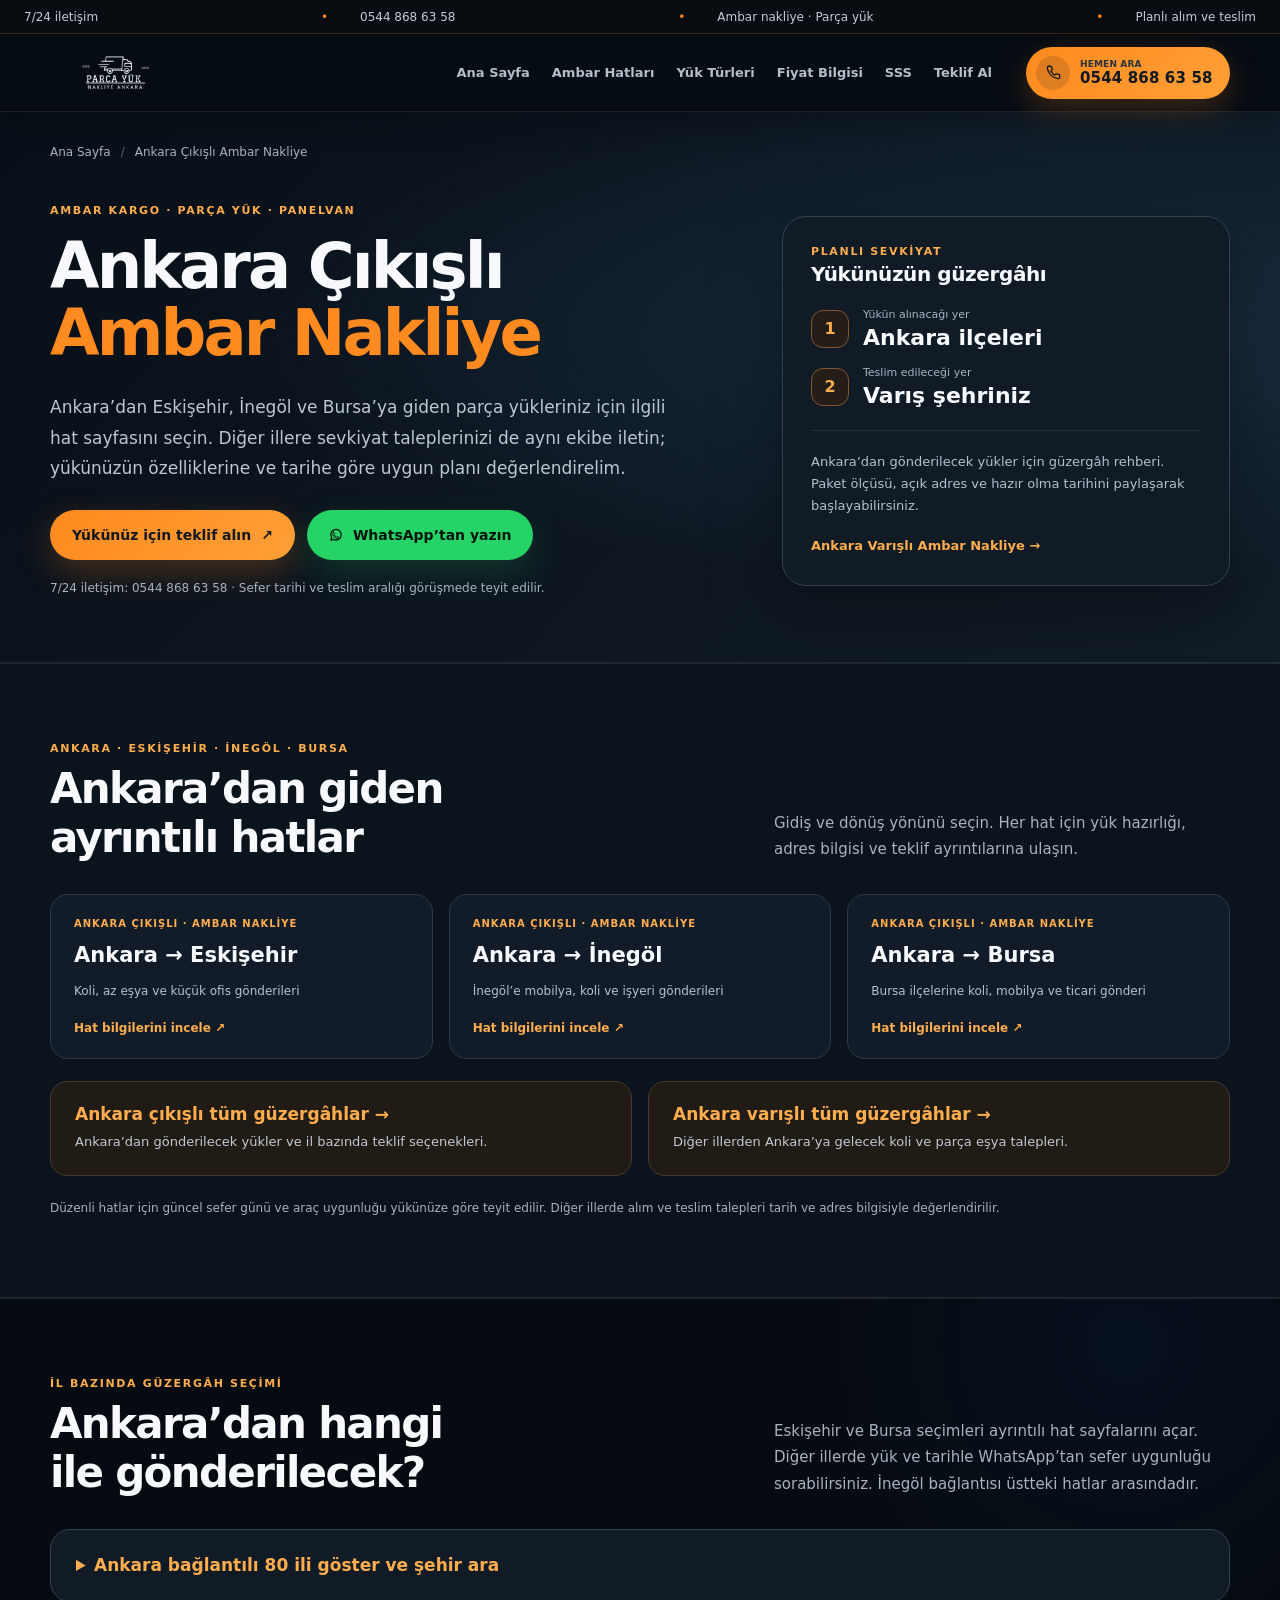
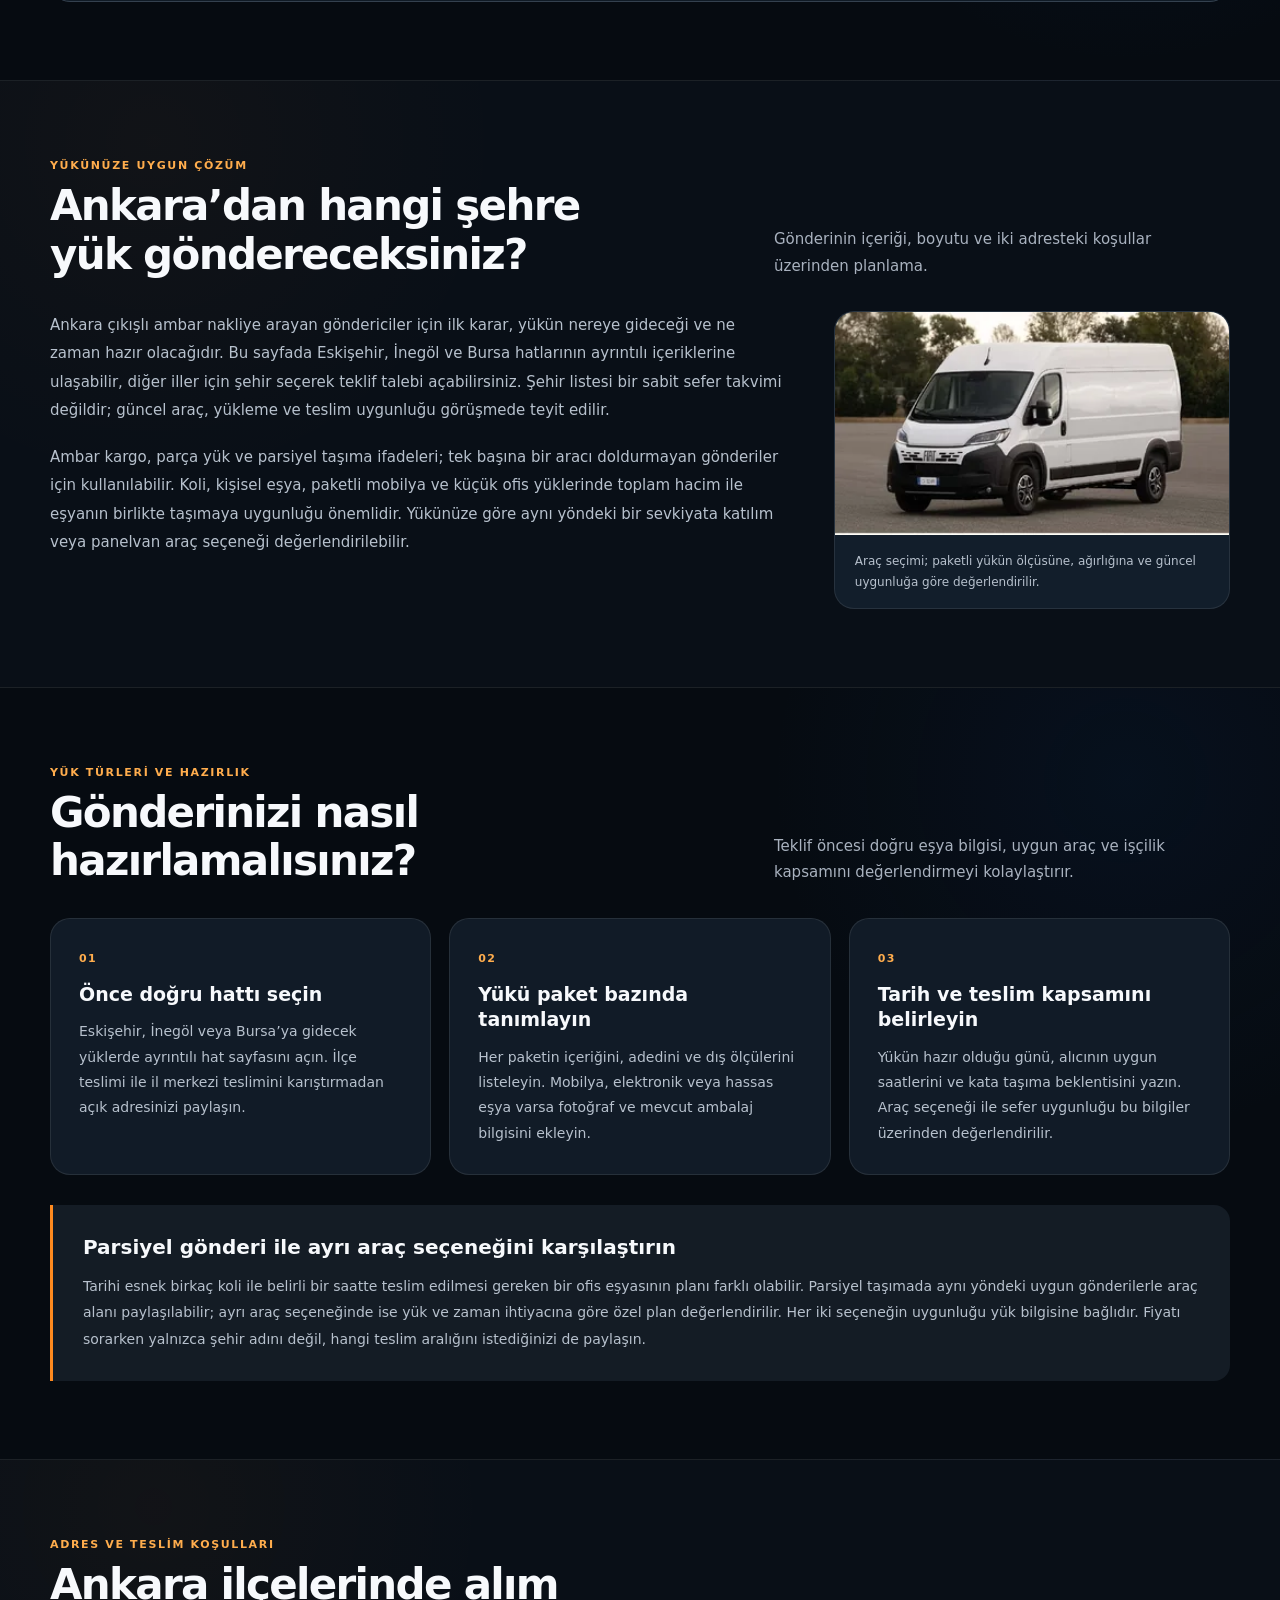
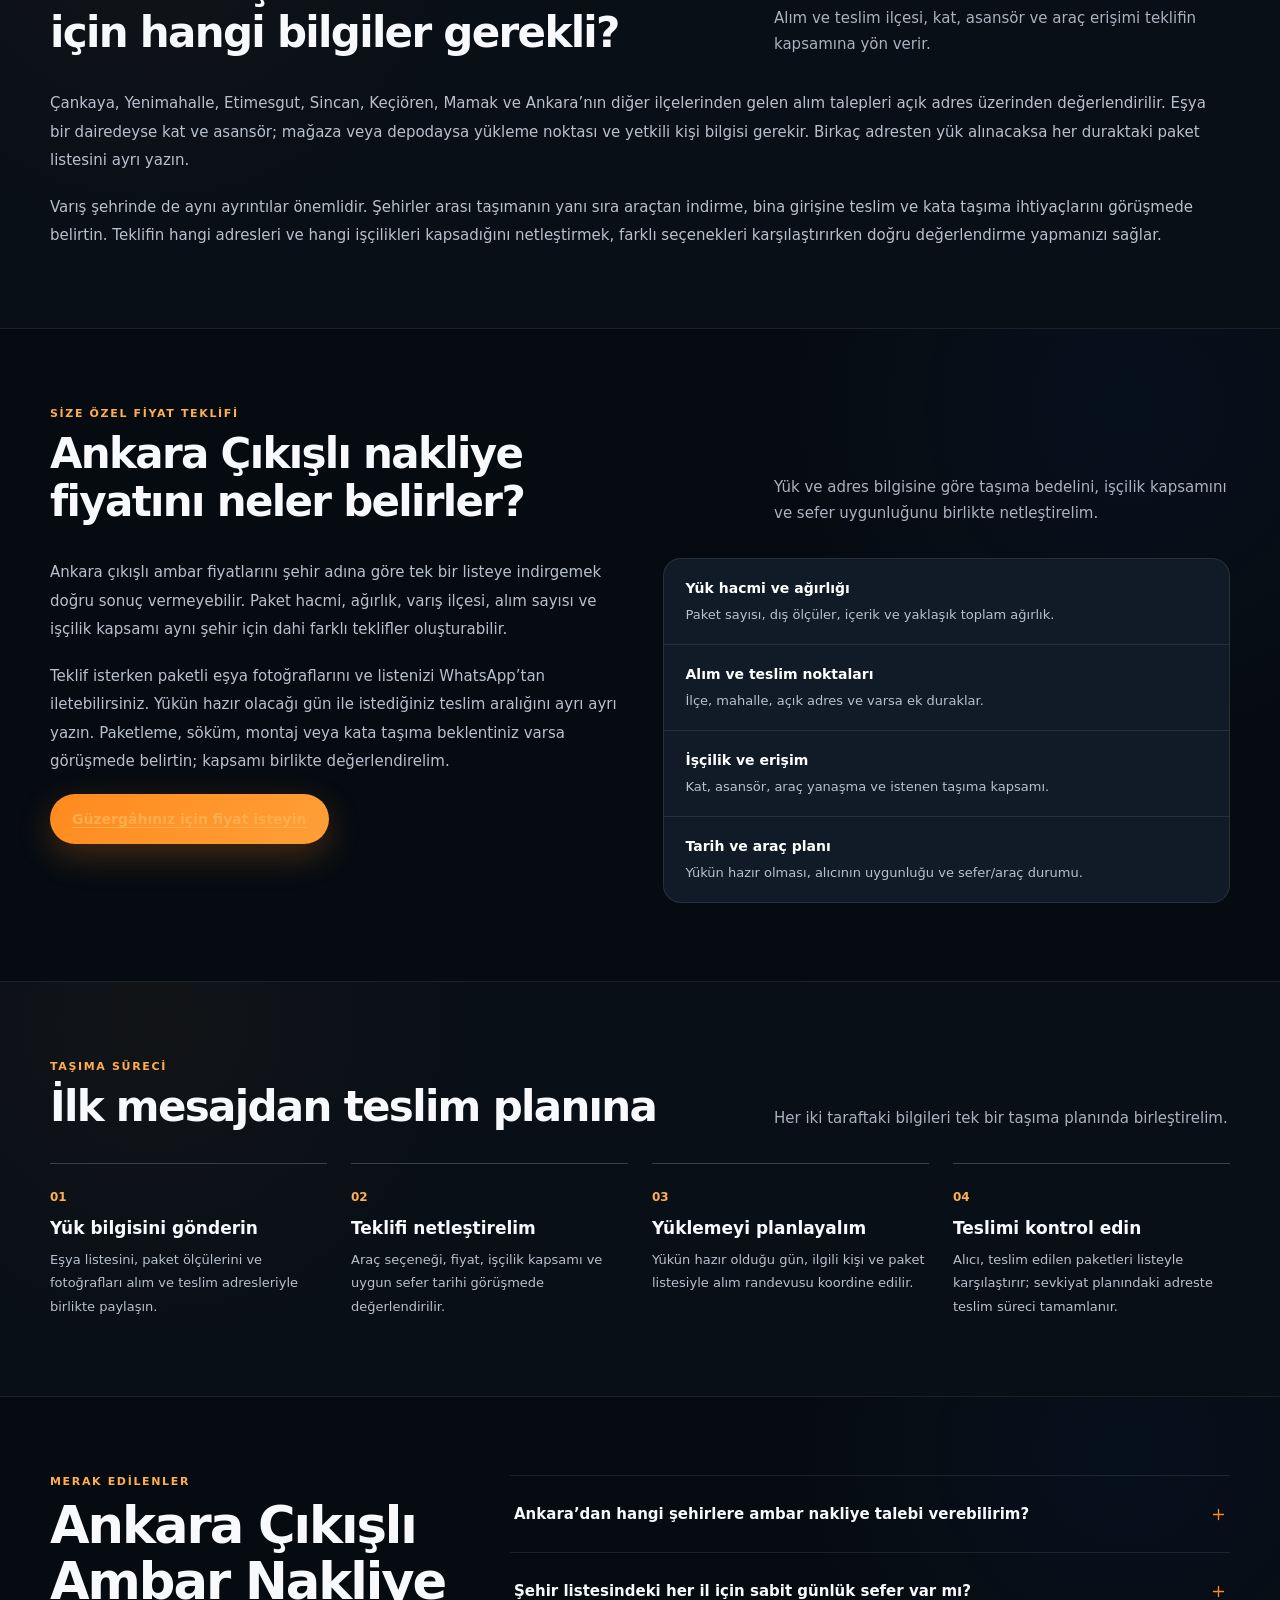
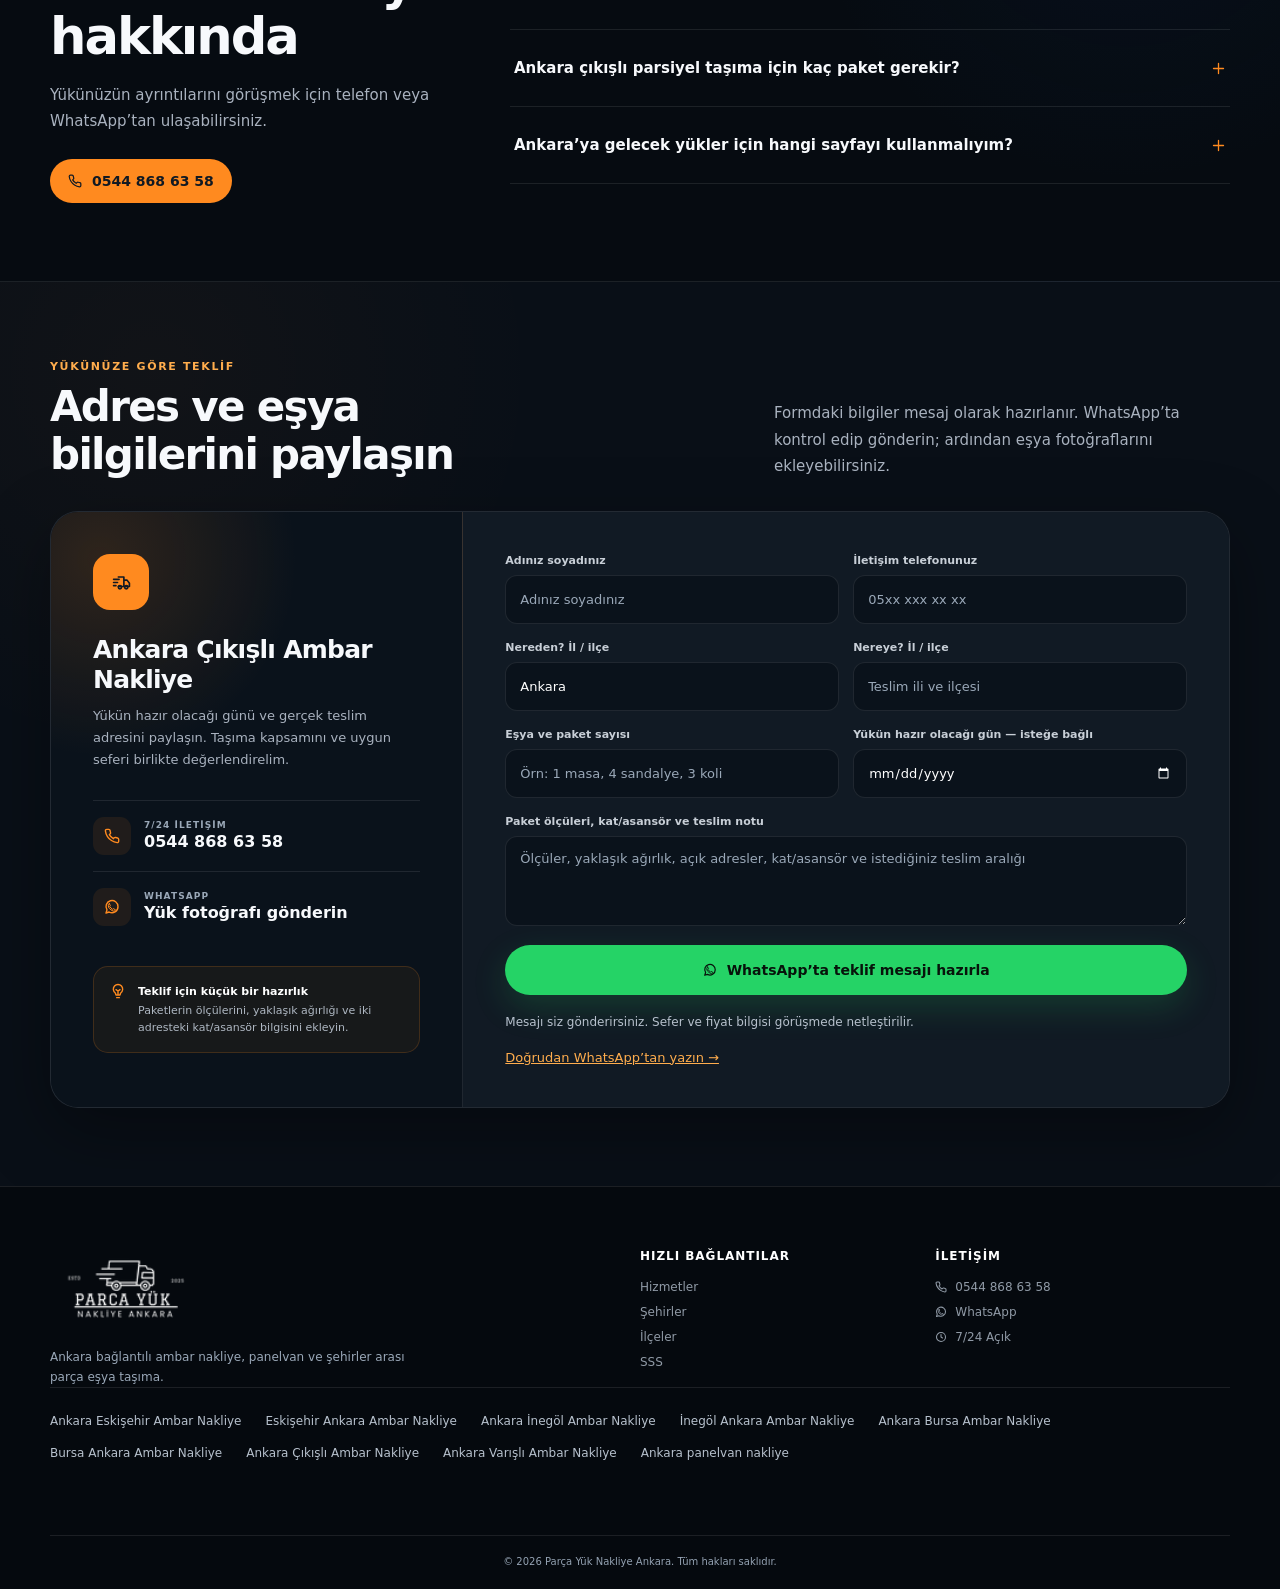
<file: ankara-cikisli-ambar-nakliye.html>
<!doctype html>
<html lang="tr"><head>
  <meta charset="utf-8"><meta name="viewport" content="width=device-width, initial-scale=1">
  <title>Ankara Çıkışlı Ambar Nakliye | Şehirler Arası Parça Yük</title>
  <meta name="description" content="Ankara çıkışlı ambar nakliye ve şehirler arası parça yük. Eskişehir, İnegöl ve Bursa hatlarını inceleyin; diğer iller için tarih ve yükle teklif isteyin.">
  <meta name="robots" content="index,follow,max-image-preview:large,max-snippet:-1,max-video-preview:-1">
  <meta name="theme-color" content="#080f18"><link rel="canonical" href="https://parcayuknakliyeankara.com/ankara-cikisli-ambar-nakliye.html">
  <meta property="og:type" content="website"><meta property="og:locale" content="tr_TR">
  <meta property="og:site_name" content="Parça Yük Nakliye Ankara"><meta property="og:title" content="Ankara Çıkışlı Ambar Nakliye | Şehirler Arası Parça Yük">
  <meta property="og:description" content="Ankara çıkışlı ambar nakliye ve şehirler arası parça yük. Eskişehir, İnegöl ve Bursa hatlarını inceleyin; diğer iller için tarih ve yükle teklif isteyin."><meta property="og:url" content="https://parcayuknakliyeankara.com/ankara-cikisli-ambar-nakliye.html">
  <meta property="og:image" content="https://parcayuknakliyeankara.com/assets/img/optimized/panelvan-800.1cf2c7b042.webp">
  <meta property="og:image:alt" content="Şehirler arası parça eşya taşıması için panelvan araç">
  <meta name="twitter:card" content="summary_large_image"><meta name="twitter:title" content="Ankara Çıkışlı Ambar Nakliye | Şehirler Arası Parça Yük">
  <meta name="twitter:description" content="Ankara çıkışlı ambar nakliye ve şehirler arası parça yük. Eskişehir, İnegöl ve Bursa hatlarını inceleyin; diğer iller için tarih ve yükle teklif isteyin.">
  <meta name="twitter:image" content="https://parcayuknakliyeankara.com/assets/img/optimized/panelvan-800.1cf2c7b042.webp">
  <style id="critical-styles">:root{--ink:#f7f9fc;--muted:#a9b2bf;--bg:#090f17;--bg-deep:#060b11;--card:#111a25;--card-2:#0d151f;--line:rgba(255,255,255,0.09);--orange:#ff8a1f;--orange-2:#ffad4d;--green:#25d366;--blue:#0f3d84;--shadow:0 24px 70px rgba(0,0,0,0.34)}*{box-sizing:border-box}html{scroll-behavior:smooth;scroll-padding-top:94px}body{margin:0;background:var(--bg);color:var(--ink);font-family:Inter,ui-sans-serif,system-ui,-apple-system,BlinkMacSystemFont,"Segoe UI",sans-serif;-webkit-font-smoothing:antialiased}button,input,textarea{font:inherit}a{color:inherit;text-decoration:none}button,input,textarea{border:0}img{display:block;max-width:100%}.container{width:min(1180px,calc(100% - 40px));margin:0 auto}.top-ticker{position:relative;z-index:31;height:34px;overflow:hidden;border-bottom:1px solid rgba(255,138,31,0.2);background:#090c11;color:#c5ccd5;font-size:12px}.ticker-track{width:min(1440px,100%);height:100%;margin:0 auto;padding:0 24px;display:flex;align-items:center;justify-content:space-between;white-space:nowrap}.ticker-track span{display:flex;align-items:center;gap:8px}.ticker-track span + span::before{content:"•";margin-right:24px;color:var(--orange)}.ticker-track i{color:var(--orange)}.site-header{position:sticky;top:0;z-index:30;height:78px;border-bottom:1px solid var(--line);background:rgba(7,13,20,0.96);box-shadow:0 10px 30px rgba(0,0,0,0.18);backdrop-filter:blur(18px)}.nav-wrap{height:100%;display:flex;align-items:center;gap:24px}.brand{width:130px;height:54px;display:grid;place-items:center;flex:0 0 auto;padding:5px 9px;border-radius:13px;filter:brightness(0) invert(1)}.brand img{width:112px;max-height:43px;object-fit:contain}.main-nav{margin-left:auto;display:flex;align-items:center;gap:2px}.main-nav a{padding:12px 10px;border-radius:10px;color:#b5bdc8;font-size:13px;font-weight:700;transition:color 160ms ease,background 160ms ease}.main-nav a:hover,.main-nav a:focus-visible{color:white;background:rgba(255,255,255,0.06)}.header-call{min-width:204px;padding:9px 16px 9px 10px;display:flex;align-items:center;gap:10px;border-radius:999px;background:linear-gradient(135deg,var(--orange),#ff9f37);color:#101821;font-size:15px;font-weight:900;letter-spacing:0.01em;box-shadow:0 10px 30px rgba(255,138,31,0.22);transition:transform 160ms ease,box-shadow 160ms ease}.header-call:hover{transform:translateY(-2px);box-shadow:0 14px 36px rgba(255,138,31,0.3)}.header-call small{display:block;color:rgba(16,24,33,0.68);font-size:9px;font-weight:800;text-transform:uppercase}.call-icon{width:34px;height:34px;display:grid;place-items:center;flex:0 0 auto;border-radius:50%;background:rgba(6,11,17,0.13)}.menu-toggle{display:none;width:42px;height:42px;border:1px solid var(--line);border-radius:10px;background:transparent;color:white;cursor:pointer}.hero{position:relative;min-height:690px;display:grid;align-items:center;overflow:hidden;border-bottom:1px solid var(--line);background:#07101a}.hero-media,.hero-shade{position:absolute;inset:0}.hero-media{background-image:none;background-size:cover;background-position:center;transform:scale(1.015)}.hero-shade{z-index:1;background:linear-gradient(90deg,rgba(3,9,16,0.97) 0%,rgba(3,9,16,0.88) 38%,rgba(3,9,16,0.49) 70%,rgba(3,9,16,0.73) 100%),linear-gradient(0deg,rgba(3,9,16,0.82) 0%,transparent 38%)}.hero::after{content:"";position:absolute;inset:0;z-index:1;opacity:0.16;pointer-events:none;background-image:radial-gradient(rgba(255,255,255,0.25) 0.6px,transparent 0.6px);background-size:5px 5px}.hero-grid{position:relative;z-index:2;padding:88px 0 94px;display:grid;grid-template-columns:minmax(0,1.28fr) minmax(350px,0.72fr);gap:74px;align-items:center}.eyebrow,.kicker{color:var(--orange);font-size:12px;font-weight:900;letter-spacing:0.19em;text-transform:uppercase}.eyebrow{width:max-content;max-width:100%;padding:9px 13px;display:flex;align-items:center;gap:8px;border:1px solid rgba(255,138,31,0.35);border-radius:999px;background:rgba(255,138,31,0.07);box-shadow:inset 0 0 24px rgba(255,138,31,0.05)}.hero h1{max-width:710px;margin:22px 0 18px;font-size:clamp(48px,5.8vw,78px);line-height:0.99;letter-spacing:-0.055em;text-wrap:balance}.hero h1 span{color:var(--orange)}.hero-copy>p{max-width:650px;margin:0;color:#bcc5d0;font-size:18px;line-height:1.75}.hero-actions,.urgent-actions{margin-top:30px;display:flex;flex-wrap:wrap;gap:12px}.btn{min-height:50px;padding:0 22px;display:inline-flex;align-items:center;justify-content:center;gap:10px;border-radius:999px;font-size:14px;font-weight:900;cursor:pointer;transition:transform 160ms ease,box-shadow 160ms ease,filter 160ms ease}.btn:hover{transform:translateY(-2px);filter:brightness(1.05)}.btn-primary{background:linear-gradient(135deg,var(--orange),#ff9f37);color:#101821;box-shadow:0 12px 34px rgba(255,138,31,0.24)}.btn-whatsapp{background:var(--green);color:#07130b;box-shadow:0 12px 34px rgba(37,211,102,0.18)}.hero-pills{margin-top:28px;display:flex;flex-wrap:wrap;gap:8px}.hero-pills span{padding:8px 11px;display:inline-flex;align-items:center;gap:7px;border:1px solid var(--line);border-radius:999px;background:rgba(12,22,34,0.68);color:#d2d8df;font-size:11px;font-weight:700;backdrop-filter:blur(10px)}.hero-pills i{color:var(--orange)}.hero-call-card{padding:30px;border:1px solid rgba(255,255,255,0.12);border-radius:28px;background:linear-gradient(145deg,rgba(16,26,38,0.95),rgba(8,15,23,0.93));box-shadow:var(--shadow),inset 0 1px rgba(255,255,255,0.05);backdrop-filter:blur(15px)}.hero-call-card ul{margin:22px 0 24px;padding:0;display:grid;gap:13px;list-style:none;color:#c0c8d2;font-size:13px}.hero-call-card li{display:flex;align-items:center;gap:10px}.hero-call-card li i{color:var(--orange)}.btn.full{width:100%}@media (max-width:1120px){.container{width:min(100% - 32px,1040px)}.main-nav a{padding-inline:7px;font-size:12px}.header-call{min-width:174px;padding-right:12px;font-size:13px}.hero-grid{grid-template-columns:1.2fr 0.8fr;gap:42px}}@media (max-width:920px){.top-ticker{display:none}.site-header{height:70px}.brand{width:106px}.brand img{width:98px}.menu-toggle{margin-left:auto;display:grid;place-items:center}.main-nav{position:absolute;top:70px;left:0;right:0;max-height:0;margin:0;padding:0 16px;overflow:hidden;display:grid;gap:2px;border-bottom:1px solid transparent;background:rgba(7,13,20,0.98);opacity:0;transform:translateY(-8px);transition:max-height 220ms ease,opacity 180ms ease,transform 180ms ease,padding 180ms ease}.main-nav.open{max-height:530px;padding-block:13px 18px;border-color:var(--line);opacity:1;transform:translateY(0)}.main-nav a{padding:12px;font-size:13px}.header-call{min-width:auto;padding:7px}.header-call>span:last-child{display:none}.hero{min-height:auto}.hero-grid{padding-block:74px;grid-template-columns:1fr;gap:34px}.hero-copy{max-width:720px}.hero-call-card{max-width:560px}}@media (max-width:620px){html{scroll-padding-top:74px}body{padding-bottom:68px}.container{width:min(100% - 28px,560px)}.site-header{height:64px}.brand{height:46px}.main-nav{top:64px}.header-call{display:none}.hero-media{background-image:none;background-position:center 38%}.hero-shade{background:linear-gradient(180deg,rgba(3,9,16,0.82) 0%,rgba(3,9,16,0.75) 28%,rgba(3,9,16,0.92) 67%,rgba(3,9,16,0.98) 100%),linear-gradient(90deg,rgba(3,9,16,0.46),rgba(3,9,16,0.64))}.hero-grid{padding-block:58px 54px}.eyebrow{font-size:9px;letter-spacing:0.12em}.hero h1{margin-top:18px;font-size:clamp(41px,13vw,57px)}.hero-copy>p{font-size:15px;line-height:1.7}.hero-actions,.urgent-actions{display:grid;grid-template-columns:1fr}.btn{width:100%}.hero-pills{display:grid;grid-template-columns:repeat(2,1fr)}.hero-pills span{justify-content:center;font-size:10px}.hero-call-card{padding:22px;border-radius:22px}}@media (prefers-reduced-motion:reduce){html{scroll-behavior:auto}*,*::before,*::after{scroll-behavior:auto !important;transition-duration:0.01ms !important;animation-duration:0.01ms !important;animation-iteration-count:1 !important}}.skip-link{position:fixed;top:-100px;left:16px;z-index:100;padding:12px 18px;border-radius:10px;background:#ff8a1f;color:#080f18;font-weight:800}.skip-link:focus{top:12px}.route-eyebrow{display:block;color:#ffad4d;font-size:11px;font-weight:850;letter-spacing:.15em;text-transform:uppercase}.route-hero{padding:30px 0 64px;border-bottom:1px solid var(--line);background:radial-gradient(ellipse at 85% 40%,#172d3e 0,transparent 55%),linear-gradient(130deg,#080f18,#111c27)}.route-breadcrumb{margin:0 0 40px;color:#a9b2bf;font-size:12px;line-height:1.8}.route-breadcrumb ol{padding:0;margin:0;list-style:none;display:flex;flex-wrap:wrap;gap:6px 10px}.route-breadcrumb li + li::before{content:'/';margin-right:10px;color:#596573}.route-breadcrumb a:hover{color:white;text-decoration:underline}.route-hero-grid{display:grid;grid-template-columns:minmax(0,1.2fr) minmax(0,.8fr);gap:60px;align-items:center}.route-hero h1{margin:16px 0 24px;font-size:clamp(38px,5.1vw,64px);line-height:1.06;font-weight:900;letter-spacing:-.045em;text-wrap:balance}.route-hero h1 span{display:block;color:var(--orange)}.route-lead{margin:0;max-width:640px;color:#bdc7d2;font-size:17px;line-height:1.8}.route-actions{display:flex;gap:12px;flex-wrap:wrap;margin-top:26px}.route-contact-note{margin:18px 0 0;color:#a9b2bf;font-size:12px;line-height:1.7}.route-plan{padding:28px;border:1px solid #34414f;border-radius:24px;background:#101b26;box-shadow:var(--shadow)}.route-plan h2{margin:4px 0 22px;font-size:20px;letter-spacing:-.02em}.route-stops{display:grid;gap:16px;margin:0;padding:0;list-style:none}.route-stops li{display:flex;align-items:center;gap:14px}.route-stops li>span{display:grid;place-items:center;width:38px;height:38px;flex:0 0 38px;border:1px solid #80542e;border-radius:12px;background:#251e18;color:#ffad4d;font-weight:900}.route-stops small{display:block;margin-bottom:4px;color:#a9b2bf;font-size:11px}.route-stops strong{font-size:22px}.route-plan p{padding-top:20px;margin:22px 0 18px;border-top:1px solid var(--line);font-size:13px;line-height:1.7;color:#b6c0cc}.route-text-link{color:#ffad4d;font-weight:800;font-size:13px;line-height:1.6}.route-text-link:hover{text-decoration:underline}@media (max-width:920px){.route-hero-grid,.route-intro-grid,.route-price-grid{grid-template-columns:minmax(0,1fr);gap:30px}.route-hero h1{max-width:700px}.route-plan{max-width:100%}.route-stops{grid-template-columns:repeat(2,minmax(0,1fr))}}@media (max-width:620px){.route-hero{padding:22px 0 42px}.route-breadcrumb{margin-bottom:28px;font-size:11px}.route-hero h1{font-size:clamp(34px,9vw,48px)}.route-lead{font-size:15px}.route-actions{display:grid;grid-template-columns:minmax(0,1fr)}.route-plan{padding:22px;border-radius:19px}.route-stops{grid-template-columns:minmax(0,1fr)}}.skip-link{position:fixed;top:-120px;left:16px;z-index:100;padding:12px 18px;background:#ff8a1f;color:#080f18;border-radius:10px;font-weight:800}.skip-link:focus{top:12px}.header-call small{color:#27333e}@media(prefers-reduced-motion:reduce){html{scroll-behavior:auto}*,*::before,*::after{transition:none!important;animation:none!important}}:where(i[class*="fa-"]){display:inline-flex;align-items:center;justify-content:center;width:1em;height:1em;line-height:1;vertical-align:-.125em;font-style:normal;flex-shrink:0}:where(i[class*="fa-"])::before{content:"";display:block;width:1em;height:1em;flex-shrink:0;background-color:currentColor;-webkit-mask:var(--site-icon) center/contain no-repeat;mask:var(--site-icon) center/contain no-repeat}.fa-bars{--site-icon:url("data:image/svg+xml,%3Csvg%20xmlns%3D%22http%3A%2F%2Fwww.w3.org%2F2000%2Fsvg%22%20viewBox%3D%220%200%2024%2024%22%20fill%3D%22none%22%20stroke%3D%22black%22%20stroke-width%3D%222.1%22%20stroke-linecap%3D%22round%22%20stroke-linejoin%3D%22round%22%3E%3Cpath%20d%3D%22M4%206h16M4%2012h16M4%2018h16%22%2F%3E%3C%2Fsvg%3E")}.fa-chevron-down{--site-icon:url("data:image/svg+xml,%3Csvg%20xmlns%3D%22http%3A%2F%2Fwww.w3.org%2F2000%2Fsvg%22%20viewBox%3D%220%200%2024%2024%22%20fill%3D%22none%22%20stroke%3D%22black%22%20stroke-width%3D%222.1%22%20stroke-linecap%3D%22round%22%20stroke-linejoin%3D%22round%22%3E%3Cpath%20d%3D%22m6%209%206%206%206-6%22%2F%3E%3C%2Fsvg%3E")}.fa-chevron-up{--site-icon:url("data:image/svg+xml,%3Csvg%20xmlns%3D%22http%3A%2F%2Fwww.w3.org%2F2000%2Fsvg%22%20viewBox%3D%220%200%2024%2024%22%20fill%3D%22none%22%20stroke%3D%22black%22%20stroke-width%3D%222.1%22%20stroke-linecap%3D%22round%22%20stroke-linejoin%3D%22round%22%3E%3Cpath%20d%3D%22m6%2015%206-6%206%206%22%2F%3E%3C%2Fsvg%3E")}.fa-clock{--site-icon:url("data:image/svg+xml,%3Csvg%20xmlns%3D%22http%3A%2F%2Fwww.w3.org%2F2000%2Fsvg%22%20viewBox%3D%220%200%2024%2024%22%20fill%3D%22none%22%20stroke%3D%22black%22%20stroke-width%3D%222.1%22%20stroke-linecap%3D%22round%22%20stroke-linejoin%3D%22round%22%3E%3Ccircle%20cx%3D%2212%22%20cy%3D%2212%22%20r%3D%229%22%2F%3E%3Cpath%20d%3D%22M12%207v5l3%202%22%2F%3E%3C%2Fsvg%3E")}.fa-lightbulb{--site-icon:url("data:image/svg+xml,%3Csvg%20xmlns%3D%22http%3A%2F%2Fwww.w3.org%2F2000%2Fsvg%22%20viewBox%3D%220%200%2024%2024%22%20fill%3D%22none%22%20stroke%3D%22black%22%20stroke-width%3D%222.1%22%20stroke-linecap%3D%22round%22%20stroke-linejoin%3D%22round%22%3E%3Cpath%20d%3D%22M9%2018h6m-5%204h4M8%2015a7%207%200%201%201%208%200l-1%203H9l-1-3zM12%2018v-6m-3-2%203%202%203-2%22%2F%3E%3C%2Fsvg%3E")}.fa-phone{--site-icon:url("data:image/svg+xml,%3Csvg%20xmlns%3D%22http%3A%2F%2Fwww.w3.org%2F2000%2Fsvg%22%20viewBox%3D%220%200%2024%2024%22%20fill%3D%22none%22%20stroke%3D%22black%22%20stroke-width%3D%222.1%22%20stroke-linecap%3D%22round%22%20stroke-linejoin%3D%22round%22%3E%3Cpath%20d%3D%22M22%2016.9v3a2%202%200%200%201-2.2%202%2019.8%2019.8%200%200%201-8.6-3.1%2019.5%2019.5%200%200%201-6-6A19.8%2019.8%200%200%201%202.1%204.2%202%202%200%200%201%204.1%202h3a2%202%200%200%201%202%201.7c.1%201%20.4%202%20.7%202.9a2%202%200%200%201-.5%202.1L8%2010a16%2016%200%200%200%206%206l1.3-1.3a2%202%200%200%201%202.1-.5c.9.3%201.9.6%202.9.7a2%202%200%200%201%201.7%202z%22%2F%3E%3C%2Fsvg%3E")}.fa-plus{--site-icon:url("data:image/svg+xml,%3Csvg%20xmlns%3D%22http%3A%2F%2Fwww.w3.org%2F2000%2Fsvg%22%20viewBox%3D%220%200%2024%2024%22%20fill%3D%22none%22%20stroke%3D%22black%22%20stroke-width%3D%222.1%22%20stroke-linecap%3D%22round%22%20stroke-linejoin%3D%22round%22%3E%3Cpath%20d%3D%22M12%204v16M4%2012h16%22%2F%3E%3C%2Fsvg%3E")}.fa-truck-fast{--site-icon:url("data:image/svg+xml,%3Csvg%20xmlns%3D%22http%3A%2F%2Fwww.w3.org%2F2000%2Fsvg%22%20viewBox%3D%220%200%2024%2024%22%20fill%3D%22none%22%20stroke%3D%22black%22%20stroke-width%3D%222.1%22%20stroke-linecap%3D%22round%22%20stroke-linejoin%3D%22round%22%3E%3Cpath%20d%3D%22M8%205h7v12H8m7-8h4l3%204v4h-7M2%208h7M2%2012h5M2%2016h3%22%2F%3E%3Ccircle%20cx%3D%2210%22%20cy%3D%2218%22%20r%3D%222%22%2F%3E%3Ccircle%20cx%3D%2218%22%20cy%3D%2218%22%20r%3D%222%22%2F%3E%3C%2Fsvg%3E")}.fa-whatsapp{--site-icon:url("data:image/svg+xml,%3Csvg%20xmlns%3D%22http%3A%2F%2Fwww.w3.org%2F2000%2Fsvg%22%20viewBox%3D%220%200%2024%2024%22%20fill%3D%22none%22%20stroke%3D%22black%22%20stroke-width%3D%222.1%22%20stroke-linecap%3D%22round%22%20stroke-linejoin%3D%22round%22%3E%3Cpath%20d%3D%22M21%2011.5a9%209%200%200%201-13.3%208L3%2021l1.5-4.7A9%209%200%201%201%2021%2011.5z%22%2F%3E%3Cpath%20d%3D%22m8%207%201.5%203-1%201c1.1%202%202.5%203.4%204.5%204.5l1-1%203%201.5c0%202-2%202.5-3.5%202C9%2016%206%2013%206.5%209.5%206.5%208%207%207%208%207z%22%20stroke-width%3D%221.5%22%2F%3E%3C%2Fsvg%3E")}.fa-xmark{--site-icon:url("data:image/svg+xml,%3Csvg%20xmlns%3D%22http%3A%2F%2Fwww.w3.org%2F2000%2Fsvg%22%20viewBox%3D%220%200%2024%2024%22%20fill%3D%22none%22%20stroke%3D%22black%22%20stroke-width%3D%222.1%22%20stroke-linecap%3D%22round%22%20stroke-linejoin%3D%22round%22%3E%3Cpath%20d%3D%22m6%206%2012%2012M18%206%206%2018%22%2F%3E%3C%2Fsvg%3E")}</style><link rel="preload" href="assets/css/app.d99d6fbcf3.css" as="style" onload="this.onload=null;this.rel='stylesheet'"><noscript><link rel="stylesheet" href="assets/css/app.d99d6fbcf3.css"></noscript><script type="application/ld+json">{"@context":"https://schema.org","@graph":[{"@type":"WebSite","@id":"https://parcayuknakliyeankara.com/#website","url":"https://parcayuknakliyeankara.com/","name":"Parça Yük Nakliye Ankara","inLanguage":"tr-TR"},{"@type":"MovingCompany","@id":"https://parcayuknakliyeankara.com/#business","name":"Parça Yük Nakliye Ankara","url":"https://parcayuknakliyeankara.com/","telephone":"+905448686358","logo":"https://parcayuknakliyeankara.com/assets/img/logof.png","image":"https://parcayuknakliyeankara.com/assets/img/optimized/panelvan-800.1cf2c7b042.webp","address":{"@type":"PostalAddress","addressLocality":"Ankara","addressCountry":"TR"},"areaServed":{"@type":"Country","name":"Türkiye"},"openingHours":"Mo-Su 00:00-23:59"},{"@type":"Service","@id":"https://parcayuknakliyeankara.com/ankara-cikisli-ambar-nakliye.html#service","name":"Ankara Çıkışlı Ambar Nakliye","serviceType":"Ambar nakliye ve parça yük taşıma","description":"Ankara çıkışlı ambar nakliye ve şehirler arası parça yük. Eskişehir, İnegöl ve Bursa hatlarını inceleyin; diğer iller için tarih ve yükle teklif isteyin.","url":"https://parcayuknakliyeankara.com/ankara-cikisli-ambar-nakliye.html","provider":{"@id":"https://parcayuknakliyeankara.com/#business"},"areaServed":[{"@type":"Country","name":"Türkiye"}]},{"@type":"WebPage","@id":"https://parcayuknakliyeankara.com/ankara-cikisli-ambar-nakliye.html#webpage","url":"https://parcayuknakliyeankara.com/ankara-cikisli-ambar-nakliye.html","name":"Ankara Çıkışlı Ambar Nakliye | Şehirler Arası Parça Yük","description":"Ankara çıkışlı ambar nakliye ve şehirler arası parça yük. Eskişehir, İnegöl ve Bursa hatlarını inceleyin; diğer iller için tarih ve yükle teklif isteyin.","inLanguage":"tr-TR","isPartOf":{"@id":"https://parcayuknakliyeankara.com/#website"},"about":{"@id":"https://parcayuknakliyeankara.com/ankara-cikisli-ambar-nakliye.html#service"},"breadcrumb":{"@id":"https://parcayuknakliyeankara.com/ankara-cikisli-ambar-nakliye.html#breadcrumb"},"dateModified":"2026-10-16","primaryImageOfPage":{"@type":"ImageObject","url":"https://parcayuknakliyeankara.com/assets/img/optimized/panelvan-800.1cf2c7b042.webp"}},{"@type":"BreadcrumbList","@id":"https://parcayuknakliyeankara.com/ankara-cikisli-ambar-nakliye.html#breadcrumb","itemListElement":[{"@type":"ListItem","position":1,"name":"Ana Sayfa","item":"https://parcayuknakliyeankara.com/"},{"@type":"ListItem","position":2,"name":"Ankara Çıkışlı Ambar Nakliye","item":"https://parcayuknakliyeankara.com/ankara-cikisli-ambar-nakliye.html"}]}]}</script>
<script>
(function(){
  var started=false,timer;
  window.dataLayer=window.dataLayer||[];
  window.gtag=window.gtag||function(){window.dataLayer.push(arguments);};
  window.gtag('js',new Date());
  window.gtag('config','AW-17874354293');
  function load(){
    if(started)return;
    started=true;window.clearTimeout(timer);
    var s=document.createElement('script');s.async=true;s.fetchPriority='low';
    s.src='https://www.googletagmanager.com/gtag/js?id=AW-17874354293';
    document.head.appendChild(s);
    ['pointerdown','keydown','touchstart'].forEach(function(type){window.removeEventListener(type,load);});
  }
  window.ensureGoogleTag=load;
  ['pointerdown','keydown','touchstart'].forEach(function(type){window.addEventListener(type,load,{once:true,passive:true});});
  timer=window.setTimeout(load,2000);
  function idle(){if(window.requestIdleCallback)window.requestIdleCallback(load,{timeout:1000});else window.setTimeout(load,0);}
  function paint(){if(window.requestAnimationFrame)window.requestAnimationFrame(function(){window.requestAnimationFrame(idle);});else idle();}
  if(document.readyState==='loading')document.addEventListener('DOMContentLoaded',paint,{once:true});else paint();
})();
</script><link rel="icon" href="favicon.ico" type="image/x-icon" sizes="16x16 32x32 48x48 64x64"><link rel="icon" href="favicon-96x96.png" type="image/png" sizes="96x96"><link rel="apple-touch-icon" href="apple-touch-icon.png" type="image/png" sizes="180x180"><link rel="manifest" href="site.webmanifest" type="application/manifest+json"></head><body class="route-page"><a class="skip-link" href="#icerik" title="İçeriğe geç">İçeriğe geç</a><div class="top-ticker" aria-label="Hizmet bilgileri"><div class="ticker-track"><span>7/24 iletişim</span><span>0544 868 63 58</span><span>Ambar nakliye · Parça yük</span><span>Planlı alım ve teslim</span></div></div><header class="site-header">
      <div class="container nav-wrap"><a class="brand" href="index.html" aria-label="Parça Yük Nakliye Ankara ana sayfa" title="Parça Yük Nakliye Ankara | Panelvan Araç ile Eşya Taşıma"><img src="assets/img/optimized/brand-logo-256.827dabd50d.webp" alt="Parça Yük Nakliye Ankara" width="256" height="128" loading="eager" fetchpriority="auto" decoding="async" srcset="assets/img/optimized/brand-logo-128.70cbc92bc9.webp 128w, assets/img/optimized/brand-logo-256.827dabd50d.webp 256w" sizes="(max-width: 920px) 98px, 112px"></a><button id="menuToggle" class="menu-toggle" type="button" aria-label="Menüyü aç veya kapat" aria-expanded="false" aria-controls="mainNav"><i class="fa-solid fa-bars" aria-hidden="true"></i></button>
        <nav id="mainNav" class="main-nav" aria-label="Ana menü">
        <a href="index.html" title="Parça Yük Nakliye Ankara | Panelvan Araç ile Eşya Taşıma">Ana Sayfa</a><a href="#ambar-hatlari" title="Ambar Hatları">Ambar Hatları</a>
        <a href="#yukler" title="Yük Türleri">Yük Türleri</a><a href="#fiyat" title="Fiyat Bilgisi">Fiyat Bilgisi</a>
        <a href="#faq" title="SSS">SSS</a><a href="#teklif" title="Teklif Al">Teklif Al</a></nav><a class="header-call" href="tel:05448686358" title="0544 868 63 58 numarasını arayın"><span class="call-icon"><i class="fa-solid fa-phone" aria-hidden="true"></i></span><span><small>Hemen Ara</small>0544 868 63
            58</span></a>
      </div>
    </header><main id="icerik" tabindex="-1"><section class="route-hero"><div class="container">
      <nav class="route-breadcrumb" aria-label="Sayfa yolu"><ol><li><a href="index.html" title="Parça Yük Nakliye Ankara | Panelvan Araç ile Eşya Taşıma">Ana Sayfa</a></li><li aria-current="page">Ankara Çıkışlı Ambar Nakliye</li></ol></nav>
      <div class="route-hero-grid"><div><span class="route-eyebrow">Ambar kargo · Parça yük · Panelvan</span>
      <h1>Ankara Çıkışlı<span>Ambar Nakliye</span></h1><p class="route-lead">Ankara’dan Eskişehir, İnegöl ve Bursa’ya giden parça yükleriniz için ilgili hat sayfasını seçin. Diğer illere sevkiyat taleplerinizi de aynı ekibe iletin; yükünüzün özelliklerine ve tarihe göre uygun planı değerlendirelim.</p>
      <div class="route-actions"><a class="btn btn-primary" href="#teklif" title="Yükünüz için teklif alın ↗">Yükünüz için teklif alın <span aria-hidden="true">↗</span></a>
      <a class="btn btn-whatsapp" href="https://wa.me/905448686358?text=Merhaba%2C%20Par%C3%A7a%20Y%C3%BCk%20Nakliye%20Ankara%20i%C3%A7in%20ta%C5%9F%C4%B1ma%20teklifi%20istiyorum.%0A%0ANereden%3A%20Ankara%0ANereye%3A%20%0AY%C3%BCk%20%2F%20paket%20adedi%3A%0APaket%20%C3%B6l%C3%A7%C3%BCleri%20%2F%20yakla%C5%9F%C4%B1k%20a%C4%9F%C4%B1rl%C4%B1k%3A%0AY%C3%BCk%C3%BCn%20haz%C4%B1r%20oldu%C4%9Fu%20tarih%3A%0AKat%20%2F%20asans%C3%B6r%3A%0A" target="_blank" rel="nofollow noopener noreferrer" title="WhatsApp üzerinden taşıma teklifi isteyin"><i class="fa-brands fa-whatsapp" aria-hidden="true"></i> WhatsApp’tan yazın</a></div>
      <p class="route-contact-note">7/24 iletişim: <a href="tel:+905448686358" title="0544 868 63 58 numarasını arayın">0544 868 63 58</a> · Sefer tarihi ve teslim aralığı görüşmede teyit edilir.</p></div>
      <aside class="route-plan" aria-label="Taşıma yönü"><span class="route-eyebrow">Planlı sevkiyat</span><h2>Yükünüzün güzergâhı</h2>
      <ol class="route-stops"><li><span aria-hidden="true">1</span><div><small>Yükün alınacağı yer</small><strong>Ankara ilçeleri</strong></div></li>
      <li><span aria-hidden="true">2</span><div><small>Teslim edileceği yer</small><strong>Varış şehriniz</strong></div></li></ol>
      <p>Ankara’dan gönderilecek yükler için güzergâh rehberi. Paket ölçüsü, açık adres ve hazır olma tarihini paylaşarak başlayabilirsiniz.</p>
      <a class="route-text-link" href="ankara-varisli-ambar-nakliye.html" title="Ankara Varışlı Ambar Nakliye | Ankara’ya Parça Yük">Ankara Varışlı Ambar Nakliye →</a></aside></div></div></section><section id="ambar-hatlari" class="section route-directory" aria-labelledby="routeDirectoryTitle">
      <div class="container"><div class="section-heading"><div><span class="route-eyebrow">Ankara · Eskişehir · İnegöl · Bursa</span>
      <h2 id="routeDirectoryTitle">Ankara’dan giden ayrıntılı hatlar</h2></div><p>Gidiş ve dönüş yönünü seçin. Her hat için yük hazırlığı, adres bilgisi ve teklif ayrıntılarına ulaşın.</p></div>
      <div class="route-link-grid"><a class="route-link-card" href="ankara-eskisehir-ambar-nakliye.html" title="Ankara Eskişehir Ambar Nakliye | Parça Yük ve Kargo">
      <small>Ankara çıkışlı · Ambar nakliye</small>
      <strong>Ankara <span aria-hidden="true">→</span> Eskişehir</strong>
      <span>Koli, az eşya ve küçük ofis gönderileri</span><em>Hat bilgilerini incele <span aria-hidden="true">↗</span></em></a><a class="route-link-card" href="ankara-inegol-ambar-nakliye.html" title="Ankara İnegöl Ambar Nakliye | Koli ve Mobilya Taşıma">
      <small>Ankara çıkışlı · Ambar nakliye</small>
      <strong>Ankara <span aria-hidden="true">→</span> İnegöl</strong>
      <span>İnegöl’e mobilya, koli ve işyeri gönderileri</span><em>Hat bilgilerini incele <span aria-hidden="true">↗</span></em></a><a class="route-link-card" href="ankara-bursa-ambar-nakliye.html" title="Ankara Bursa Ambar Nakliye | Parsiyel ve Parça Yük">
      <small>Ankara çıkışlı · Ambar nakliye</small>
      <strong>Ankara <span aria-hidden="true">→</span> Bursa</strong>
      <span>Bursa ilçelerine koli, mobilya ve ticari gönderi</span><em>Hat bilgilerini incele <span aria-hidden="true">↗</span></em></a></div>
      <div class="route-hub-links">
      <a href="ankara-cikisli-ambar-nakliye.html" title="Ankara Çıkışlı Ambar Nakliye | Şehirler Arası Parça Yük"><strong>Ankara çıkışlı tüm güzergâhlar →</strong><span>Ankara’dan gönderilecek yükler ve il bazında teklif seçenekleri.</span></a>
      <a href="ankara-varisli-ambar-nakliye.html" title="Ankara Varışlı Ambar Nakliye | Ankara’ya Parça Yük"><strong>Ankara varışlı tüm güzergâhlar →</strong><span>Diğer illerden Ankara’ya gelecek koli ve parça eşya talepleri.</span></a>
    </div>
      <p class="route-directory-note">Düzenli hatlar için güncel sefer günü ve araç uygunluğu yükünüze göre teyit edilir. Diğer illerde alım ve teslim talepleri tarih ve adres bilgisiyle değerlendirilir.</p>
      </div></section><section id="iller" class="section section-deep" aria-labelledby="citiesTitle"><div class="container">
      <div class="section-heading"><div><span class="route-eyebrow">İl bazında güzergâh seçimi</span><h2 id="citiesTitle">Ankara’dan hangi ile gönderilecek?</h2></div>
      <p>Eskişehir ve Bursa seçimleri ayrıntılı hat sayfalarını açar. Diğer illerde yük ve tarihle WhatsApp’tan sefer uygunluğu sorabilirsiniz. İnegöl bağlantısı üstteki hatlar arasındadır.</p></div>
      <details class="route-region-details"><summary>Ankara bağlantılı 80 ili göster ve şehir ara</summary><div class="route-region-content">
      <label class="province-search-label" for="provinceSearch">İl adıyla filtrele</label><input id="provinceSearch" class="province-search" type="search" autocomplete="off" placeholder="Örn: Eskişehir, Bursa, İstanbul" aria-controls="provinceList">
      <p id="provinceCount" class="province-count" role="status" aria-live="polite">80 il gösteriliyor.</p>
      <ul class="province-grid" id="provinceList"><li data-province="Adana"><a href="https://wa.me/905448686358?text=Merhaba%2C%20Par%C3%A7a%20Y%C3%BCk%20Nakliye%20Ankara%20i%C3%A7in%20ta%C5%9F%C4%B1ma%20teklifi%20istiyorum.%0A%0ANereden%3A%20Ankara%0ANereye%3A%20Adana%0AY%C3%BCk%20%2F%20paket%20adedi%3A%0APaket%20%C3%B6l%C3%A7%C3%BCleri%20%2F%20yakla%C5%9F%C4%B1k%20a%C4%9F%C4%B1rl%C4%B1k%3A%0AY%C3%BCk%C3%BCn%20haz%C4%B1r%20oldu%C4%9Fu%20tarih%3A%0AKat%20%2F%20asans%C3%B6r%3A%0A" target="_blank" rel="nofollow noopener noreferrer" title="Ankara → Adana için WhatsApp teklifi"><strong>Ankara → Adana</strong><small>Sefer uygunluğu sor · WhatsApp</small></a></li><li data-province="Adıyaman"><a href="https://wa.me/905448686358?text=Merhaba%2C%20Par%C3%A7a%20Y%C3%BCk%20Nakliye%20Ankara%20i%C3%A7in%20ta%C5%9F%C4%B1ma%20teklifi%20istiyorum.%0A%0ANereden%3A%20Ankara%0ANereye%3A%20Ad%C4%B1yaman%0AY%C3%BCk%20%2F%20paket%20adedi%3A%0APaket%20%C3%B6l%C3%A7%C3%BCleri%20%2F%20yakla%C5%9F%C4%B1k%20a%C4%9F%C4%B1rl%C4%B1k%3A%0AY%C3%BCk%C3%BCn%20haz%C4%B1r%20oldu%C4%9Fu%20tarih%3A%0AKat%20%2F%20asans%C3%B6r%3A%0A" target="_blank" rel="nofollow noopener noreferrer" title="Ankara → Adıyaman için WhatsApp teklifi"><strong>Ankara → Adıyaman</strong><small>Sefer uygunluğu sor · WhatsApp</small></a></li><li data-province="Afyonkarahisar"><a href="https://wa.me/905448686358?text=Merhaba%2C%20Par%C3%A7a%20Y%C3%BCk%20Nakliye%20Ankara%20i%C3%A7in%20ta%C5%9F%C4%B1ma%20teklifi%20istiyorum.%0A%0ANereden%3A%20Ankara%0ANereye%3A%20Afyonkarahisar%0AY%C3%BCk%20%2F%20paket%20adedi%3A%0APaket%20%C3%B6l%C3%A7%C3%BCleri%20%2F%20yakla%C5%9F%C4%B1k%20a%C4%9F%C4%B1rl%C4%B1k%3A%0AY%C3%BCk%C3%BCn%20haz%C4%B1r%20oldu%C4%9Fu%20tarih%3A%0AKat%20%2F%20asans%C3%B6r%3A%0A" target="_blank" rel="nofollow noopener noreferrer" title="Ankara → Afyonkarahisar için WhatsApp teklifi"><strong>Ankara → Afyonkarahisar</strong><small>Sefer uygunluğu sor · WhatsApp</small></a></li><li data-province="Ağrı"><a href="https://wa.me/905448686358?text=Merhaba%2C%20Par%C3%A7a%20Y%C3%BCk%20Nakliye%20Ankara%20i%C3%A7in%20ta%C5%9F%C4%B1ma%20teklifi%20istiyorum.%0A%0ANereden%3A%20Ankara%0ANereye%3A%20A%C4%9Fr%C4%B1%0AY%C3%BCk%20%2F%20paket%20adedi%3A%0APaket%20%C3%B6l%C3%A7%C3%BCleri%20%2F%20yakla%C5%9F%C4%B1k%20a%C4%9F%C4%B1rl%C4%B1k%3A%0AY%C3%BCk%C3%BCn%20haz%C4%B1r%20oldu%C4%9Fu%20tarih%3A%0AKat%20%2F%20asans%C3%B6r%3A%0A" target="_blank" rel="nofollow noopener noreferrer" title="Ankara → Ağrı için WhatsApp teklifi"><strong>Ankara → Ağrı</strong><small>Sefer uygunluğu sor · WhatsApp</small></a></li><li data-province="Aksaray"><a href="https://wa.me/905448686358?text=Merhaba%2C%20Par%C3%A7a%20Y%C3%BCk%20Nakliye%20Ankara%20i%C3%A7in%20ta%C5%9F%C4%B1ma%20teklifi%20istiyorum.%0A%0ANereden%3A%20Ankara%0ANereye%3A%20Aksaray%0AY%C3%BCk%20%2F%20paket%20adedi%3A%0APaket%20%C3%B6l%C3%A7%C3%BCleri%20%2F%20yakla%C5%9F%C4%B1k%20a%C4%9F%C4%B1rl%C4%B1k%3A%0AY%C3%BCk%C3%BCn%20haz%C4%B1r%20oldu%C4%9Fu%20tarih%3A%0AKat%20%2F%20asans%C3%B6r%3A%0A" target="_blank" rel="nofollow noopener noreferrer" title="Ankara → Aksaray için WhatsApp teklifi"><strong>Ankara → Aksaray</strong><small>Sefer uygunluğu sor · WhatsApp</small></a></li><li data-province="Amasya"><a href="https://wa.me/905448686358?text=Merhaba%2C%20Par%C3%A7a%20Y%C3%BCk%20Nakliye%20Ankara%20i%C3%A7in%20ta%C5%9F%C4%B1ma%20teklifi%20istiyorum.%0A%0ANereden%3A%20Ankara%0ANereye%3A%20Amasya%0AY%C3%BCk%20%2F%20paket%20adedi%3A%0APaket%20%C3%B6l%C3%A7%C3%BCleri%20%2F%20yakla%C5%9F%C4%B1k%20a%C4%9F%C4%B1rl%C4%B1k%3A%0AY%C3%BCk%C3%BCn%20haz%C4%B1r%20oldu%C4%9Fu%20tarih%3A%0AKat%20%2F%20asans%C3%B6r%3A%0A" target="_blank" rel="nofollow noopener noreferrer" title="Ankara → Amasya için WhatsApp teklifi"><strong>Ankara → Amasya</strong><small>Sefer uygunluğu sor · WhatsApp</small></a></li><li data-province="Antalya"><a href="https://wa.me/905448686358?text=Merhaba%2C%20Par%C3%A7a%20Y%C3%BCk%20Nakliye%20Ankara%20i%C3%A7in%20ta%C5%9F%C4%B1ma%20teklifi%20istiyorum.%0A%0ANereden%3A%20Ankara%0ANereye%3A%20Antalya%0AY%C3%BCk%20%2F%20paket%20adedi%3A%0APaket%20%C3%B6l%C3%A7%C3%BCleri%20%2F%20yakla%C5%9F%C4%B1k%20a%C4%9F%C4%B1rl%C4%B1k%3A%0AY%C3%BCk%C3%BCn%20haz%C4%B1r%20oldu%C4%9Fu%20tarih%3A%0AKat%20%2F%20asans%C3%B6r%3A%0A" target="_blank" rel="nofollow noopener noreferrer" title="Ankara → Antalya için WhatsApp teklifi"><strong>Ankara → Antalya</strong><small>Sefer uygunluğu sor · WhatsApp</small></a></li><li data-province="Ardahan"><a href="https://wa.me/905448686358?text=Merhaba%2C%20Par%C3%A7a%20Y%C3%BCk%20Nakliye%20Ankara%20i%C3%A7in%20ta%C5%9F%C4%B1ma%20teklifi%20istiyorum.%0A%0ANereden%3A%20Ankara%0ANereye%3A%20Ardahan%0AY%C3%BCk%20%2F%20paket%20adedi%3A%0APaket%20%C3%B6l%C3%A7%C3%BCleri%20%2F%20yakla%C5%9F%C4%B1k%20a%C4%9F%C4%B1rl%C4%B1k%3A%0AY%C3%BCk%C3%BCn%20haz%C4%B1r%20oldu%C4%9Fu%20tarih%3A%0AKat%20%2F%20asans%C3%B6r%3A%0A" target="_blank" rel="nofollow noopener noreferrer" title="Ankara → Ardahan için WhatsApp teklifi"><strong>Ankara → Ardahan</strong><small>Sefer uygunluğu sor · WhatsApp</small></a></li><li data-province="Artvin"><a href="https://wa.me/905448686358?text=Merhaba%2C%20Par%C3%A7a%20Y%C3%BCk%20Nakliye%20Ankara%20i%C3%A7in%20ta%C5%9F%C4%B1ma%20teklifi%20istiyorum.%0A%0ANereden%3A%20Ankara%0ANereye%3A%20Artvin%0AY%C3%BCk%20%2F%20paket%20adedi%3A%0APaket%20%C3%B6l%C3%A7%C3%BCleri%20%2F%20yakla%C5%9F%C4%B1k%20a%C4%9F%C4%B1rl%C4%B1k%3A%0AY%C3%BCk%C3%BCn%20haz%C4%B1r%20oldu%C4%9Fu%20tarih%3A%0AKat%20%2F%20asans%C3%B6r%3A%0A" target="_blank" rel="nofollow noopener noreferrer" title="Ankara → Artvin için WhatsApp teklifi"><strong>Ankara → Artvin</strong><small>Sefer uygunluğu sor · WhatsApp</small></a></li><li data-province="Aydın"><a href="https://wa.me/905448686358?text=Merhaba%2C%20Par%C3%A7a%20Y%C3%BCk%20Nakliye%20Ankara%20i%C3%A7in%20ta%C5%9F%C4%B1ma%20teklifi%20istiyorum.%0A%0ANereden%3A%20Ankara%0ANereye%3A%20Ayd%C4%B1n%0AY%C3%BCk%20%2F%20paket%20adedi%3A%0APaket%20%C3%B6l%C3%A7%C3%BCleri%20%2F%20yakla%C5%9F%C4%B1k%20a%C4%9F%C4%B1rl%C4%B1k%3A%0AY%C3%BCk%C3%BCn%20haz%C4%B1r%20oldu%C4%9Fu%20tarih%3A%0AKat%20%2F%20asans%C3%B6r%3A%0A" target="_blank" rel="nofollow noopener noreferrer" title="Ankara → Aydın için WhatsApp teklifi"><strong>Ankara → Aydın</strong><small>Sefer uygunluğu sor · WhatsApp</small></a></li><li data-province="Balıkesir"><a href="https://wa.me/905448686358?text=Merhaba%2C%20Par%C3%A7a%20Y%C3%BCk%20Nakliye%20Ankara%20i%C3%A7in%20ta%C5%9F%C4%B1ma%20teklifi%20istiyorum.%0A%0ANereden%3A%20Ankara%0ANereye%3A%20Bal%C4%B1kesir%0AY%C3%BCk%20%2F%20paket%20adedi%3A%0APaket%20%C3%B6l%C3%A7%C3%BCleri%20%2F%20yakla%C5%9F%C4%B1k%20a%C4%9F%C4%B1rl%C4%B1k%3A%0AY%C3%BCk%C3%BCn%20haz%C4%B1r%20oldu%C4%9Fu%20tarih%3A%0AKat%20%2F%20asans%C3%B6r%3A%0A" target="_blank" rel="nofollow noopener noreferrer" title="Ankara → Balıkesir için WhatsApp teklifi"><strong>Ankara → Balıkesir</strong><small>Sefer uygunluğu sor · WhatsApp</small></a></li><li data-province="Bartın"><a href="https://wa.me/905448686358?text=Merhaba%2C%20Par%C3%A7a%20Y%C3%BCk%20Nakliye%20Ankara%20i%C3%A7in%20ta%C5%9F%C4%B1ma%20teklifi%20istiyorum.%0A%0ANereden%3A%20Ankara%0ANereye%3A%20Bart%C4%B1n%0AY%C3%BCk%20%2F%20paket%20adedi%3A%0APaket%20%C3%B6l%C3%A7%C3%BCleri%20%2F%20yakla%C5%9F%C4%B1k%20a%C4%9F%C4%B1rl%C4%B1k%3A%0AY%C3%BCk%C3%BCn%20haz%C4%B1r%20oldu%C4%9Fu%20tarih%3A%0AKat%20%2F%20asans%C3%B6r%3A%0A" target="_blank" rel="nofollow noopener noreferrer" title="Ankara → Bartın için WhatsApp teklifi"><strong>Ankara → Bartın</strong><small>Sefer uygunluğu sor · WhatsApp</small></a></li><li data-province="Batman"><a href="https://wa.me/905448686358?text=Merhaba%2C%20Par%C3%A7a%20Y%C3%BCk%20Nakliye%20Ankara%20i%C3%A7in%20ta%C5%9F%C4%B1ma%20teklifi%20istiyorum.%0A%0ANereden%3A%20Ankara%0ANereye%3A%20Batman%0AY%C3%BCk%20%2F%20paket%20adedi%3A%0APaket%20%C3%B6l%C3%A7%C3%BCleri%20%2F%20yakla%C5%9F%C4%B1k%20a%C4%9F%C4%B1rl%C4%B1k%3A%0AY%C3%BCk%C3%BCn%20haz%C4%B1r%20oldu%C4%9Fu%20tarih%3A%0AKat%20%2F%20asans%C3%B6r%3A%0A" target="_blank" rel="nofollow noopener noreferrer" title="Ankara → Batman için WhatsApp teklifi"><strong>Ankara → Batman</strong><small>Sefer uygunluğu sor · WhatsApp</small></a></li><li data-province="Bayburt"><a href="https://wa.me/905448686358?text=Merhaba%2C%20Par%C3%A7a%20Y%C3%BCk%20Nakliye%20Ankara%20i%C3%A7in%20ta%C5%9F%C4%B1ma%20teklifi%20istiyorum.%0A%0ANereden%3A%20Ankara%0ANereye%3A%20Bayburt%0AY%C3%BCk%20%2F%20paket%20adedi%3A%0APaket%20%C3%B6l%C3%A7%C3%BCleri%20%2F%20yakla%C5%9F%C4%B1k%20a%C4%9F%C4%B1rl%C4%B1k%3A%0AY%C3%BCk%C3%BCn%20haz%C4%B1r%20oldu%C4%9Fu%20tarih%3A%0AKat%20%2F%20asans%C3%B6r%3A%0A" target="_blank" rel="nofollow noopener noreferrer" title="Ankara → Bayburt için WhatsApp teklifi"><strong>Ankara → Bayburt</strong><small>Sefer uygunluğu sor · WhatsApp</small></a></li><li data-province="Bilecik"><a href="https://wa.me/905448686358?text=Merhaba%2C%20Par%C3%A7a%20Y%C3%BCk%20Nakliye%20Ankara%20i%C3%A7in%20ta%C5%9F%C4%B1ma%20teklifi%20istiyorum.%0A%0ANereden%3A%20Ankara%0ANereye%3A%20Bilecik%0AY%C3%BCk%20%2F%20paket%20adedi%3A%0APaket%20%C3%B6l%C3%A7%C3%BCleri%20%2F%20yakla%C5%9F%C4%B1k%20a%C4%9F%C4%B1rl%C4%B1k%3A%0AY%C3%BCk%C3%BCn%20haz%C4%B1r%20oldu%C4%9Fu%20tarih%3A%0AKat%20%2F%20asans%C3%B6r%3A%0A" target="_blank" rel="nofollow noopener noreferrer" title="Ankara → Bilecik için WhatsApp teklifi"><strong>Ankara → Bilecik</strong><small>Sefer uygunluğu sor · WhatsApp</small></a></li><li data-province="Bingöl"><a href="https://wa.me/905448686358?text=Merhaba%2C%20Par%C3%A7a%20Y%C3%BCk%20Nakliye%20Ankara%20i%C3%A7in%20ta%C5%9F%C4%B1ma%20teklifi%20istiyorum.%0A%0ANereden%3A%20Ankara%0ANereye%3A%20Bing%C3%B6l%0AY%C3%BCk%20%2F%20paket%20adedi%3A%0APaket%20%C3%B6l%C3%A7%C3%BCleri%20%2F%20yakla%C5%9F%C4%B1k%20a%C4%9F%C4%B1rl%C4%B1k%3A%0AY%C3%BCk%C3%BCn%20haz%C4%B1r%20oldu%C4%9Fu%20tarih%3A%0AKat%20%2F%20asans%C3%B6r%3A%0A" target="_blank" rel="nofollow noopener noreferrer" title="Ankara → Bingöl için WhatsApp teklifi"><strong>Ankara → Bingöl</strong><small>Sefer uygunluğu sor · WhatsApp</small></a></li><li data-province="Bitlis"><a href="https://wa.me/905448686358?text=Merhaba%2C%20Par%C3%A7a%20Y%C3%BCk%20Nakliye%20Ankara%20i%C3%A7in%20ta%C5%9F%C4%B1ma%20teklifi%20istiyorum.%0A%0ANereden%3A%20Ankara%0ANereye%3A%20Bitlis%0AY%C3%BCk%20%2F%20paket%20adedi%3A%0APaket%20%C3%B6l%C3%A7%C3%BCleri%20%2F%20yakla%C5%9F%C4%B1k%20a%C4%9F%C4%B1rl%C4%B1k%3A%0AY%C3%BCk%C3%BCn%20haz%C4%B1r%20oldu%C4%9Fu%20tarih%3A%0AKat%20%2F%20asans%C3%B6r%3A%0A" target="_blank" rel="nofollow noopener noreferrer" title="Ankara → Bitlis için WhatsApp teklifi"><strong>Ankara → Bitlis</strong><small>Sefer uygunluğu sor · WhatsApp</small></a></li><li data-province="Bolu"><a href="https://wa.me/905448686358?text=Merhaba%2C%20Par%C3%A7a%20Y%C3%BCk%20Nakliye%20Ankara%20i%C3%A7in%20ta%C5%9F%C4%B1ma%20teklifi%20istiyorum.%0A%0ANereden%3A%20Ankara%0ANereye%3A%20Bolu%0AY%C3%BCk%20%2F%20paket%20adedi%3A%0APaket%20%C3%B6l%C3%A7%C3%BCleri%20%2F%20yakla%C5%9F%C4%B1k%20a%C4%9F%C4%B1rl%C4%B1k%3A%0AY%C3%BCk%C3%BCn%20haz%C4%B1r%20oldu%C4%9Fu%20tarih%3A%0AKat%20%2F%20asans%C3%B6r%3A%0A" target="_blank" rel="nofollow noopener noreferrer" title="Ankara → Bolu için WhatsApp teklifi"><strong>Ankara → Bolu</strong><small>Sefer uygunluğu sor · WhatsApp</small></a></li><li data-province="Burdur"><a href="https://wa.me/905448686358?text=Merhaba%2C%20Par%C3%A7a%20Y%C3%BCk%20Nakliye%20Ankara%20i%C3%A7in%20ta%C5%9F%C4%B1ma%20teklifi%20istiyorum.%0A%0ANereden%3A%20Ankara%0ANereye%3A%20Burdur%0AY%C3%BCk%20%2F%20paket%20adedi%3A%0APaket%20%C3%B6l%C3%A7%C3%BCleri%20%2F%20yakla%C5%9F%C4%B1k%20a%C4%9F%C4%B1rl%C4%B1k%3A%0AY%C3%BCk%C3%BCn%20haz%C4%B1r%20oldu%C4%9Fu%20tarih%3A%0AKat%20%2F%20asans%C3%B6r%3A%0A" target="_blank" rel="nofollow noopener noreferrer" title="Ankara → Burdur için WhatsApp teklifi"><strong>Ankara → Burdur</strong><small>Sefer uygunluğu sor · WhatsApp</small></a></li><li data-province="Bursa"><a href="ankara-bursa-ambar-nakliye.html" title="Ankara Bursa Ambar Nakliye | Parsiyel ve Parça Yük"><strong>Ankara → Bursa</strong><small>Hat bilgilerini incele</small></a></li><li data-province="Çanakkale"><a href="https://wa.me/905448686358?text=Merhaba%2C%20Par%C3%A7a%20Y%C3%BCk%20Nakliye%20Ankara%20i%C3%A7in%20ta%C5%9F%C4%B1ma%20teklifi%20istiyorum.%0A%0ANereden%3A%20Ankara%0ANereye%3A%20%C3%87anakkale%0AY%C3%BCk%20%2F%20paket%20adedi%3A%0APaket%20%C3%B6l%C3%A7%C3%BCleri%20%2F%20yakla%C5%9F%C4%B1k%20a%C4%9F%C4%B1rl%C4%B1k%3A%0AY%C3%BCk%C3%BCn%20haz%C4%B1r%20oldu%C4%9Fu%20tarih%3A%0AKat%20%2F%20asans%C3%B6r%3A%0A" target="_blank" rel="nofollow noopener noreferrer" title="Ankara → Çanakkale için WhatsApp teklifi"><strong>Ankara → Çanakkale</strong><small>Sefer uygunluğu sor · WhatsApp</small></a></li><li data-province="Çankırı"><a href="https://wa.me/905448686358?text=Merhaba%2C%20Par%C3%A7a%20Y%C3%BCk%20Nakliye%20Ankara%20i%C3%A7in%20ta%C5%9F%C4%B1ma%20teklifi%20istiyorum.%0A%0ANereden%3A%20Ankara%0ANereye%3A%20%C3%87ank%C4%B1r%C4%B1%0AY%C3%BCk%20%2F%20paket%20adedi%3A%0APaket%20%C3%B6l%C3%A7%C3%BCleri%20%2F%20yakla%C5%9F%C4%B1k%20a%C4%9F%C4%B1rl%C4%B1k%3A%0AY%C3%BCk%C3%BCn%20haz%C4%B1r%20oldu%C4%9Fu%20tarih%3A%0AKat%20%2F%20asans%C3%B6r%3A%0A" target="_blank" rel="nofollow noopener noreferrer" title="Ankara → Çankırı için WhatsApp teklifi"><strong>Ankara → Çankırı</strong><small>Sefer uygunluğu sor · WhatsApp</small></a></li><li data-province="Çorum"><a href="https://wa.me/905448686358?text=Merhaba%2C%20Par%C3%A7a%20Y%C3%BCk%20Nakliye%20Ankara%20i%C3%A7in%20ta%C5%9F%C4%B1ma%20teklifi%20istiyorum.%0A%0ANereden%3A%20Ankara%0ANereye%3A%20%C3%87orum%0AY%C3%BCk%20%2F%20paket%20adedi%3A%0APaket%20%C3%B6l%C3%A7%C3%BCleri%20%2F%20yakla%C5%9F%C4%B1k%20a%C4%9F%C4%B1rl%C4%B1k%3A%0AY%C3%BCk%C3%BCn%20haz%C4%B1r%20oldu%C4%9Fu%20tarih%3A%0AKat%20%2F%20asans%C3%B6r%3A%0A" target="_blank" rel="nofollow noopener noreferrer" title="Ankara → Çorum için WhatsApp teklifi"><strong>Ankara → Çorum</strong><small>Sefer uygunluğu sor · WhatsApp</small></a></li><li data-province="Denizli"><a href="https://wa.me/905448686358?text=Merhaba%2C%20Par%C3%A7a%20Y%C3%BCk%20Nakliye%20Ankara%20i%C3%A7in%20ta%C5%9F%C4%B1ma%20teklifi%20istiyorum.%0A%0ANereden%3A%20Ankara%0ANereye%3A%20Denizli%0AY%C3%BCk%20%2F%20paket%20adedi%3A%0APaket%20%C3%B6l%C3%A7%C3%BCleri%20%2F%20yakla%C5%9F%C4%B1k%20a%C4%9F%C4%B1rl%C4%B1k%3A%0AY%C3%BCk%C3%BCn%20haz%C4%B1r%20oldu%C4%9Fu%20tarih%3A%0AKat%20%2F%20asans%C3%B6r%3A%0A" target="_blank" rel="nofollow noopener noreferrer" title="Ankara → Denizli için WhatsApp teklifi"><strong>Ankara → Denizli</strong><small>Sefer uygunluğu sor · WhatsApp</small></a></li><li data-province="Diyarbakır"><a href="https://wa.me/905448686358?text=Merhaba%2C%20Par%C3%A7a%20Y%C3%BCk%20Nakliye%20Ankara%20i%C3%A7in%20ta%C5%9F%C4%B1ma%20teklifi%20istiyorum.%0A%0ANereden%3A%20Ankara%0ANereye%3A%20Diyarbak%C4%B1r%0AY%C3%BCk%20%2F%20paket%20adedi%3A%0APaket%20%C3%B6l%C3%A7%C3%BCleri%20%2F%20yakla%C5%9F%C4%B1k%20a%C4%9F%C4%B1rl%C4%B1k%3A%0AY%C3%BCk%C3%BCn%20haz%C4%B1r%20oldu%C4%9Fu%20tarih%3A%0AKat%20%2F%20asans%C3%B6r%3A%0A" target="_blank" rel="nofollow noopener noreferrer" title="Ankara → Diyarbakır için WhatsApp teklifi"><strong>Ankara → Diyarbakır</strong><small>Sefer uygunluğu sor · WhatsApp</small></a></li><li data-province="Düzce"><a href="https://wa.me/905448686358?text=Merhaba%2C%20Par%C3%A7a%20Y%C3%BCk%20Nakliye%20Ankara%20i%C3%A7in%20ta%C5%9F%C4%B1ma%20teklifi%20istiyorum.%0A%0ANereden%3A%20Ankara%0ANereye%3A%20D%C3%BCzce%0AY%C3%BCk%20%2F%20paket%20adedi%3A%0APaket%20%C3%B6l%C3%A7%C3%BCleri%20%2F%20yakla%C5%9F%C4%B1k%20a%C4%9F%C4%B1rl%C4%B1k%3A%0AY%C3%BCk%C3%BCn%20haz%C4%B1r%20oldu%C4%9Fu%20tarih%3A%0AKat%20%2F%20asans%C3%B6r%3A%0A" target="_blank" rel="nofollow noopener noreferrer" title="Ankara → Düzce için WhatsApp teklifi"><strong>Ankara → Düzce</strong><small>Sefer uygunluğu sor · WhatsApp</small></a></li><li data-province="Edirne"><a href="https://wa.me/905448686358?text=Merhaba%2C%20Par%C3%A7a%20Y%C3%BCk%20Nakliye%20Ankara%20i%C3%A7in%20ta%C5%9F%C4%B1ma%20teklifi%20istiyorum.%0A%0ANereden%3A%20Ankara%0ANereye%3A%20Edirne%0AY%C3%BCk%20%2F%20paket%20adedi%3A%0APaket%20%C3%B6l%C3%A7%C3%BCleri%20%2F%20yakla%C5%9F%C4%B1k%20a%C4%9F%C4%B1rl%C4%B1k%3A%0AY%C3%BCk%C3%BCn%20haz%C4%B1r%20oldu%C4%9Fu%20tarih%3A%0AKat%20%2F%20asans%C3%B6r%3A%0A" target="_blank" rel="nofollow noopener noreferrer" title="Ankara → Edirne için WhatsApp teklifi"><strong>Ankara → Edirne</strong><small>Sefer uygunluğu sor · WhatsApp</small></a></li><li data-province="Elazığ"><a href="https://wa.me/905448686358?text=Merhaba%2C%20Par%C3%A7a%20Y%C3%BCk%20Nakliye%20Ankara%20i%C3%A7in%20ta%C5%9F%C4%B1ma%20teklifi%20istiyorum.%0A%0ANereden%3A%20Ankara%0ANereye%3A%20Elaz%C4%B1%C4%9F%0AY%C3%BCk%20%2F%20paket%20adedi%3A%0APaket%20%C3%B6l%C3%A7%C3%BCleri%20%2F%20yakla%C5%9F%C4%B1k%20a%C4%9F%C4%B1rl%C4%B1k%3A%0AY%C3%BCk%C3%BCn%20haz%C4%B1r%20oldu%C4%9Fu%20tarih%3A%0AKat%20%2F%20asans%C3%B6r%3A%0A" target="_blank" rel="nofollow noopener noreferrer" title="Ankara → Elazığ için WhatsApp teklifi"><strong>Ankara → Elazığ</strong><small>Sefer uygunluğu sor · WhatsApp</small></a></li><li data-province="Erzincan"><a href="https://wa.me/905448686358?text=Merhaba%2C%20Par%C3%A7a%20Y%C3%BCk%20Nakliye%20Ankara%20i%C3%A7in%20ta%C5%9F%C4%B1ma%20teklifi%20istiyorum.%0A%0ANereden%3A%20Ankara%0ANereye%3A%20Erzincan%0AY%C3%BCk%20%2F%20paket%20adedi%3A%0APaket%20%C3%B6l%C3%A7%C3%BCleri%20%2F%20yakla%C5%9F%C4%B1k%20a%C4%9F%C4%B1rl%C4%B1k%3A%0AY%C3%BCk%C3%BCn%20haz%C4%B1r%20oldu%C4%9Fu%20tarih%3A%0AKat%20%2F%20asans%C3%B6r%3A%0A" target="_blank" rel="nofollow noopener noreferrer" title="Ankara → Erzincan için WhatsApp teklifi"><strong>Ankara → Erzincan</strong><small>Sefer uygunluğu sor · WhatsApp</small></a></li><li data-province="Erzurum"><a href="https://wa.me/905448686358?text=Merhaba%2C%20Par%C3%A7a%20Y%C3%BCk%20Nakliye%20Ankara%20i%C3%A7in%20ta%C5%9F%C4%B1ma%20teklifi%20istiyorum.%0A%0ANereden%3A%20Ankara%0ANereye%3A%20Erzurum%0AY%C3%BCk%20%2F%20paket%20adedi%3A%0APaket%20%C3%B6l%C3%A7%C3%BCleri%20%2F%20yakla%C5%9F%C4%B1k%20a%C4%9F%C4%B1rl%C4%B1k%3A%0AY%C3%BCk%C3%BCn%20haz%C4%B1r%20oldu%C4%9Fu%20tarih%3A%0AKat%20%2F%20asans%C3%B6r%3A%0A" target="_blank" rel="nofollow noopener noreferrer" title="Ankara → Erzurum için WhatsApp teklifi"><strong>Ankara → Erzurum</strong><small>Sefer uygunluğu sor · WhatsApp</small></a></li><li data-province="Eskişehir"><a href="ankara-eskisehir-ambar-nakliye.html" title="Ankara Eskişehir Ambar Nakliye | Parça Yük ve Kargo"><strong>Ankara → Eskişehir</strong><small>Hat bilgilerini incele</small></a></li><li data-province="Gaziantep"><a href="https://wa.me/905448686358?text=Merhaba%2C%20Par%C3%A7a%20Y%C3%BCk%20Nakliye%20Ankara%20i%C3%A7in%20ta%C5%9F%C4%B1ma%20teklifi%20istiyorum.%0A%0ANereden%3A%20Ankara%0ANereye%3A%20Gaziantep%0AY%C3%BCk%20%2F%20paket%20adedi%3A%0APaket%20%C3%B6l%C3%A7%C3%BCleri%20%2F%20yakla%C5%9F%C4%B1k%20a%C4%9F%C4%B1rl%C4%B1k%3A%0AY%C3%BCk%C3%BCn%20haz%C4%B1r%20oldu%C4%9Fu%20tarih%3A%0AKat%20%2F%20asans%C3%B6r%3A%0A" target="_blank" rel="nofollow noopener noreferrer" title="Ankara → Gaziantep için WhatsApp teklifi"><strong>Ankara → Gaziantep</strong><small>Sefer uygunluğu sor · WhatsApp</small></a></li><li data-province="Giresun"><a href="https://wa.me/905448686358?text=Merhaba%2C%20Par%C3%A7a%20Y%C3%BCk%20Nakliye%20Ankara%20i%C3%A7in%20ta%C5%9F%C4%B1ma%20teklifi%20istiyorum.%0A%0ANereden%3A%20Ankara%0ANereye%3A%20Giresun%0AY%C3%BCk%20%2F%20paket%20adedi%3A%0APaket%20%C3%B6l%C3%A7%C3%BCleri%20%2F%20yakla%C5%9F%C4%B1k%20a%C4%9F%C4%B1rl%C4%B1k%3A%0AY%C3%BCk%C3%BCn%20haz%C4%B1r%20oldu%C4%9Fu%20tarih%3A%0AKat%20%2F%20asans%C3%B6r%3A%0A" target="_blank" rel="nofollow noopener noreferrer" title="Ankara → Giresun için WhatsApp teklifi"><strong>Ankara → Giresun</strong><small>Sefer uygunluğu sor · WhatsApp</small></a></li><li data-province="Gümüşhane"><a href="https://wa.me/905448686358?text=Merhaba%2C%20Par%C3%A7a%20Y%C3%BCk%20Nakliye%20Ankara%20i%C3%A7in%20ta%C5%9F%C4%B1ma%20teklifi%20istiyorum.%0A%0ANereden%3A%20Ankara%0ANereye%3A%20G%C3%BCm%C3%BC%C5%9Fhane%0AY%C3%BCk%20%2F%20paket%20adedi%3A%0APaket%20%C3%B6l%C3%A7%C3%BCleri%20%2F%20yakla%C5%9F%C4%B1k%20a%C4%9F%C4%B1rl%C4%B1k%3A%0AY%C3%BCk%C3%BCn%20haz%C4%B1r%20oldu%C4%9Fu%20tarih%3A%0AKat%20%2F%20asans%C3%B6r%3A%0A" target="_blank" rel="nofollow noopener noreferrer" title="Ankara → Gümüşhane için WhatsApp teklifi"><strong>Ankara → Gümüşhane</strong><small>Sefer uygunluğu sor · WhatsApp</small></a></li><li data-province="Hakkari"><a href="https://wa.me/905448686358?text=Merhaba%2C%20Par%C3%A7a%20Y%C3%BCk%20Nakliye%20Ankara%20i%C3%A7in%20ta%C5%9F%C4%B1ma%20teklifi%20istiyorum.%0A%0ANereden%3A%20Ankara%0ANereye%3A%20Hakkari%0AY%C3%BCk%20%2F%20paket%20adedi%3A%0APaket%20%C3%B6l%C3%A7%C3%BCleri%20%2F%20yakla%C5%9F%C4%B1k%20a%C4%9F%C4%B1rl%C4%B1k%3A%0AY%C3%BCk%C3%BCn%20haz%C4%B1r%20oldu%C4%9Fu%20tarih%3A%0AKat%20%2F%20asans%C3%B6r%3A%0A" target="_blank" rel="nofollow noopener noreferrer" title="Ankara → Hakkari için WhatsApp teklifi"><strong>Ankara → Hakkari</strong><small>Sefer uygunluğu sor · WhatsApp</small></a></li><li data-province="Hatay"><a href="https://wa.me/905448686358?text=Merhaba%2C%20Par%C3%A7a%20Y%C3%BCk%20Nakliye%20Ankara%20i%C3%A7in%20ta%C5%9F%C4%B1ma%20teklifi%20istiyorum.%0A%0ANereden%3A%20Ankara%0ANereye%3A%20Hatay%0AY%C3%BCk%20%2F%20paket%20adedi%3A%0APaket%20%C3%B6l%C3%A7%C3%BCleri%20%2F%20yakla%C5%9F%C4%B1k%20a%C4%9F%C4%B1rl%C4%B1k%3A%0AY%C3%BCk%C3%BCn%20haz%C4%B1r%20oldu%C4%9Fu%20tarih%3A%0AKat%20%2F%20asans%C3%B6r%3A%0A" target="_blank" rel="nofollow noopener noreferrer" title="Ankara → Hatay için WhatsApp teklifi"><strong>Ankara → Hatay</strong><small>Sefer uygunluğu sor · WhatsApp</small></a></li><li data-province="Iğdır"><a href="https://wa.me/905448686358?text=Merhaba%2C%20Par%C3%A7a%20Y%C3%BCk%20Nakliye%20Ankara%20i%C3%A7in%20ta%C5%9F%C4%B1ma%20teklifi%20istiyorum.%0A%0ANereden%3A%20Ankara%0ANereye%3A%20I%C4%9Fd%C4%B1r%0AY%C3%BCk%20%2F%20paket%20adedi%3A%0APaket%20%C3%B6l%C3%A7%C3%BCleri%20%2F%20yakla%C5%9F%C4%B1k%20a%C4%9F%C4%B1rl%C4%B1k%3A%0AY%C3%BCk%C3%BCn%20haz%C4%B1r%20oldu%C4%9Fu%20tarih%3A%0AKat%20%2F%20asans%C3%B6r%3A%0A" target="_blank" rel="nofollow noopener noreferrer" title="Ankara → Iğdır için WhatsApp teklifi"><strong>Ankara → Iğdır</strong><small>Sefer uygunluğu sor · WhatsApp</small></a></li><li data-province="Isparta"><a href="https://wa.me/905448686358?text=Merhaba%2C%20Par%C3%A7a%20Y%C3%BCk%20Nakliye%20Ankara%20i%C3%A7in%20ta%C5%9F%C4%B1ma%20teklifi%20istiyorum.%0A%0ANereden%3A%20Ankara%0ANereye%3A%20Isparta%0AY%C3%BCk%20%2F%20paket%20adedi%3A%0APaket%20%C3%B6l%C3%A7%C3%BCleri%20%2F%20yakla%C5%9F%C4%B1k%20a%C4%9F%C4%B1rl%C4%B1k%3A%0AY%C3%BCk%C3%BCn%20haz%C4%B1r%20oldu%C4%9Fu%20tarih%3A%0AKat%20%2F%20asans%C3%B6r%3A%0A" target="_blank" rel="nofollow noopener noreferrer" title="Ankara → Isparta için WhatsApp teklifi"><strong>Ankara → Isparta</strong><small>Sefer uygunluğu sor · WhatsApp</small></a></li><li data-province="İstanbul"><a href="https://wa.me/905448686358?text=Merhaba%2C%20Par%C3%A7a%20Y%C3%BCk%20Nakliye%20Ankara%20i%C3%A7in%20ta%C5%9F%C4%B1ma%20teklifi%20istiyorum.%0A%0ANereden%3A%20Ankara%0ANereye%3A%20%C4%B0stanbul%0AY%C3%BCk%20%2F%20paket%20adedi%3A%0APaket%20%C3%B6l%C3%A7%C3%BCleri%20%2F%20yakla%C5%9F%C4%B1k%20a%C4%9F%C4%B1rl%C4%B1k%3A%0AY%C3%BCk%C3%BCn%20haz%C4%B1r%20oldu%C4%9Fu%20tarih%3A%0AKat%20%2F%20asans%C3%B6r%3A%0A" target="_blank" rel="nofollow noopener noreferrer" title="Ankara → İstanbul için WhatsApp teklifi"><strong>Ankara → İstanbul</strong><small>Sefer uygunluğu sor · WhatsApp</small></a></li><li data-province="İzmir"><a href="https://wa.me/905448686358?text=Merhaba%2C%20Par%C3%A7a%20Y%C3%BCk%20Nakliye%20Ankara%20i%C3%A7in%20ta%C5%9F%C4%B1ma%20teklifi%20istiyorum.%0A%0ANereden%3A%20Ankara%0ANereye%3A%20%C4%B0zmir%0AY%C3%BCk%20%2F%20paket%20adedi%3A%0APaket%20%C3%B6l%C3%A7%C3%BCleri%20%2F%20yakla%C5%9F%C4%B1k%20a%C4%9F%C4%B1rl%C4%B1k%3A%0AY%C3%BCk%C3%BCn%20haz%C4%B1r%20oldu%C4%9Fu%20tarih%3A%0AKat%20%2F%20asans%C3%B6r%3A%0A" target="_blank" rel="nofollow noopener noreferrer" title="Ankara → İzmir için WhatsApp teklifi"><strong>Ankara → İzmir</strong><small>Sefer uygunluğu sor · WhatsApp</small></a></li><li data-province="Kahramanmaraş"><a href="https://wa.me/905448686358?text=Merhaba%2C%20Par%C3%A7a%20Y%C3%BCk%20Nakliye%20Ankara%20i%C3%A7in%20ta%C5%9F%C4%B1ma%20teklifi%20istiyorum.%0A%0ANereden%3A%20Ankara%0ANereye%3A%20Kahramanmara%C5%9F%0AY%C3%BCk%20%2F%20paket%20adedi%3A%0APaket%20%C3%B6l%C3%A7%C3%BCleri%20%2F%20yakla%C5%9F%C4%B1k%20a%C4%9F%C4%B1rl%C4%B1k%3A%0AY%C3%BCk%C3%BCn%20haz%C4%B1r%20oldu%C4%9Fu%20tarih%3A%0AKat%20%2F%20asans%C3%B6r%3A%0A" target="_blank" rel="nofollow noopener noreferrer" title="Ankara → Kahramanmaraş için WhatsApp teklifi"><strong>Ankara → Kahramanmaraş</strong><small>Sefer uygunluğu sor · WhatsApp</small></a></li><li data-province="Karabük"><a href="https://wa.me/905448686358?text=Merhaba%2C%20Par%C3%A7a%20Y%C3%BCk%20Nakliye%20Ankara%20i%C3%A7in%20ta%C5%9F%C4%B1ma%20teklifi%20istiyorum.%0A%0ANereden%3A%20Ankara%0ANereye%3A%20Karab%C3%BCk%0AY%C3%BCk%20%2F%20paket%20adedi%3A%0APaket%20%C3%B6l%C3%A7%C3%BCleri%20%2F%20yakla%C5%9F%C4%B1k%20a%C4%9F%C4%B1rl%C4%B1k%3A%0AY%C3%BCk%C3%BCn%20haz%C4%B1r%20oldu%C4%9Fu%20tarih%3A%0AKat%20%2F%20asans%C3%B6r%3A%0A" target="_blank" rel="nofollow noopener noreferrer" title="Ankara → Karabük için WhatsApp teklifi"><strong>Ankara → Karabük</strong><small>Sefer uygunluğu sor · WhatsApp</small></a></li><li data-province="Karaman"><a href="https://wa.me/905448686358?text=Merhaba%2C%20Par%C3%A7a%20Y%C3%BCk%20Nakliye%20Ankara%20i%C3%A7in%20ta%C5%9F%C4%B1ma%20teklifi%20istiyorum.%0A%0ANereden%3A%20Ankara%0ANereye%3A%20Karaman%0AY%C3%BCk%20%2F%20paket%20adedi%3A%0APaket%20%C3%B6l%C3%A7%C3%BCleri%20%2F%20yakla%C5%9F%C4%B1k%20a%C4%9F%C4%B1rl%C4%B1k%3A%0AY%C3%BCk%C3%BCn%20haz%C4%B1r%20oldu%C4%9Fu%20tarih%3A%0AKat%20%2F%20asans%C3%B6r%3A%0A" target="_blank" rel="nofollow noopener noreferrer" title="Ankara → Karaman için WhatsApp teklifi"><strong>Ankara → Karaman</strong><small>Sefer uygunluğu sor · WhatsApp</small></a></li><li data-province="Kars"><a href="https://wa.me/905448686358?text=Merhaba%2C%20Par%C3%A7a%20Y%C3%BCk%20Nakliye%20Ankara%20i%C3%A7in%20ta%C5%9F%C4%B1ma%20teklifi%20istiyorum.%0A%0ANereden%3A%20Ankara%0ANereye%3A%20Kars%0AY%C3%BCk%20%2F%20paket%20adedi%3A%0APaket%20%C3%B6l%C3%A7%C3%BCleri%20%2F%20yakla%C5%9F%C4%B1k%20a%C4%9F%C4%B1rl%C4%B1k%3A%0AY%C3%BCk%C3%BCn%20haz%C4%B1r%20oldu%C4%9Fu%20tarih%3A%0AKat%20%2F%20asans%C3%B6r%3A%0A" target="_blank" rel="nofollow noopener noreferrer" title="Ankara → Kars için WhatsApp teklifi"><strong>Ankara → Kars</strong><small>Sefer uygunluğu sor · WhatsApp</small></a></li><li data-province="Kastamonu"><a href="https://wa.me/905448686358?text=Merhaba%2C%20Par%C3%A7a%20Y%C3%BCk%20Nakliye%20Ankara%20i%C3%A7in%20ta%C5%9F%C4%B1ma%20teklifi%20istiyorum.%0A%0ANereden%3A%20Ankara%0ANereye%3A%20Kastamonu%0AY%C3%BCk%20%2F%20paket%20adedi%3A%0APaket%20%C3%B6l%C3%A7%C3%BCleri%20%2F%20yakla%C5%9F%C4%B1k%20a%C4%9F%C4%B1rl%C4%B1k%3A%0AY%C3%BCk%C3%BCn%20haz%C4%B1r%20oldu%C4%9Fu%20tarih%3A%0AKat%20%2F%20asans%C3%B6r%3A%0A" target="_blank" rel="nofollow noopener noreferrer" title="Ankara → Kastamonu için WhatsApp teklifi"><strong>Ankara → Kastamonu</strong><small>Sefer uygunluğu sor · WhatsApp</small></a></li><li data-province="Kayseri"><a href="https://wa.me/905448686358?text=Merhaba%2C%20Par%C3%A7a%20Y%C3%BCk%20Nakliye%20Ankara%20i%C3%A7in%20ta%C5%9F%C4%B1ma%20teklifi%20istiyorum.%0A%0ANereden%3A%20Ankara%0ANereye%3A%20Kayseri%0AY%C3%BCk%20%2F%20paket%20adedi%3A%0APaket%20%C3%B6l%C3%A7%C3%BCleri%20%2F%20yakla%C5%9F%C4%B1k%20a%C4%9F%C4%B1rl%C4%B1k%3A%0AY%C3%BCk%C3%BCn%20haz%C4%B1r%20oldu%C4%9Fu%20tarih%3A%0AKat%20%2F%20asans%C3%B6r%3A%0A" target="_blank" rel="nofollow noopener noreferrer" title="Ankara → Kayseri için WhatsApp teklifi"><strong>Ankara → Kayseri</strong><small>Sefer uygunluğu sor · WhatsApp</small></a></li><li data-province="Kilis"><a href="https://wa.me/905448686358?text=Merhaba%2C%20Par%C3%A7a%20Y%C3%BCk%20Nakliye%20Ankara%20i%C3%A7in%20ta%C5%9F%C4%B1ma%20teklifi%20istiyorum.%0A%0ANereden%3A%20Ankara%0ANereye%3A%20Kilis%0AY%C3%BCk%20%2F%20paket%20adedi%3A%0APaket%20%C3%B6l%C3%A7%C3%BCleri%20%2F%20yakla%C5%9F%C4%B1k%20a%C4%9F%C4%B1rl%C4%B1k%3A%0AY%C3%BCk%C3%BCn%20haz%C4%B1r%20oldu%C4%9Fu%20tarih%3A%0AKat%20%2F%20asans%C3%B6r%3A%0A" target="_blank" rel="nofollow noopener noreferrer" title="Ankara → Kilis için WhatsApp teklifi"><strong>Ankara → Kilis</strong><small>Sefer uygunluğu sor · WhatsApp</small></a></li><li data-province="Kırıkkale"><a href="https://wa.me/905448686358?text=Merhaba%2C%20Par%C3%A7a%20Y%C3%BCk%20Nakliye%20Ankara%20i%C3%A7in%20ta%C5%9F%C4%B1ma%20teklifi%20istiyorum.%0A%0ANereden%3A%20Ankara%0ANereye%3A%20K%C4%B1r%C4%B1kkale%0AY%C3%BCk%20%2F%20paket%20adedi%3A%0APaket%20%C3%B6l%C3%A7%C3%BCleri%20%2F%20yakla%C5%9F%C4%B1k%20a%C4%9F%C4%B1rl%C4%B1k%3A%0AY%C3%BCk%C3%BCn%20haz%C4%B1r%20oldu%C4%9Fu%20tarih%3A%0AKat%20%2F%20asans%C3%B6r%3A%0A" target="_blank" rel="nofollow noopener noreferrer" title="Ankara → Kırıkkale için WhatsApp teklifi"><strong>Ankara → Kırıkkale</strong><small>Sefer uygunluğu sor · WhatsApp</small></a></li><li data-province="Kırklareli"><a href="https://wa.me/905448686358?text=Merhaba%2C%20Par%C3%A7a%20Y%C3%BCk%20Nakliye%20Ankara%20i%C3%A7in%20ta%C5%9F%C4%B1ma%20teklifi%20istiyorum.%0A%0ANereden%3A%20Ankara%0ANereye%3A%20K%C4%B1rklareli%0AY%C3%BCk%20%2F%20paket%20adedi%3A%0APaket%20%C3%B6l%C3%A7%C3%BCleri%20%2F%20yakla%C5%9F%C4%B1k%20a%C4%9F%C4%B1rl%C4%B1k%3A%0AY%C3%BCk%C3%BCn%20haz%C4%B1r%20oldu%C4%9Fu%20tarih%3A%0AKat%20%2F%20asans%C3%B6r%3A%0A" target="_blank" rel="nofollow noopener noreferrer" title="Ankara → Kırklareli için WhatsApp teklifi"><strong>Ankara → Kırklareli</strong><small>Sefer uygunluğu sor · WhatsApp</small></a></li><li data-province="Kırşehir"><a href="https://wa.me/905448686358?text=Merhaba%2C%20Par%C3%A7a%20Y%C3%BCk%20Nakliye%20Ankara%20i%C3%A7in%20ta%C5%9F%C4%B1ma%20teklifi%20istiyorum.%0A%0ANereden%3A%20Ankara%0ANereye%3A%20K%C4%B1r%C5%9Fehir%0AY%C3%BCk%20%2F%20paket%20adedi%3A%0APaket%20%C3%B6l%C3%A7%C3%BCleri%20%2F%20yakla%C5%9F%C4%B1k%20a%C4%9F%C4%B1rl%C4%B1k%3A%0AY%C3%BCk%C3%BCn%20haz%C4%B1r%20oldu%C4%9Fu%20tarih%3A%0AKat%20%2F%20asans%C3%B6r%3A%0A" target="_blank" rel="nofollow noopener noreferrer" title="Ankara → Kırşehir için WhatsApp teklifi"><strong>Ankara → Kırşehir</strong><small>Sefer uygunluğu sor · WhatsApp</small></a></li><li data-province="Kocaeli"><a href="https://wa.me/905448686358?text=Merhaba%2C%20Par%C3%A7a%20Y%C3%BCk%20Nakliye%20Ankara%20i%C3%A7in%20ta%C5%9F%C4%B1ma%20teklifi%20istiyorum.%0A%0ANereden%3A%20Ankara%0ANereye%3A%20Kocaeli%0AY%C3%BCk%20%2F%20paket%20adedi%3A%0APaket%20%C3%B6l%C3%A7%C3%BCleri%20%2F%20yakla%C5%9F%C4%B1k%20a%C4%9F%C4%B1rl%C4%B1k%3A%0AY%C3%BCk%C3%BCn%20haz%C4%B1r%20oldu%C4%9Fu%20tarih%3A%0AKat%20%2F%20asans%C3%B6r%3A%0A" target="_blank" rel="nofollow noopener noreferrer" title="Ankara → Kocaeli için WhatsApp teklifi"><strong>Ankara → Kocaeli</strong><small>Sefer uygunluğu sor · WhatsApp</small></a></li><li data-province="Konya"><a href="https://wa.me/905448686358?text=Merhaba%2C%20Par%C3%A7a%20Y%C3%BCk%20Nakliye%20Ankara%20i%C3%A7in%20ta%C5%9F%C4%B1ma%20teklifi%20istiyorum.%0A%0ANereden%3A%20Ankara%0ANereye%3A%20Konya%0AY%C3%BCk%20%2F%20paket%20adedi%3A%0APaket%20%C3%B6l%C3%A7%C3%BCleri%20%2F%20yakla%C5%9F%C4%B1k%20a%C4%9F%C4%B1rl%C4%B1k%3A%0AY%C3%BCk%C3%BCn%20haz%C4%B1r%20oldu%C4%9Fu%20tarih%3A%0AKat%20%2F%20asans%C3%B6r%3A%0A" target="_blank" rel="nofollow noopener noreferrer" title="Ankara → Konya için WhatsApp teklifi"><strong>Ankara → Konya</strong><small>Sefer uygunluğu sor · WhatsApp</small></a></li><li data-province="Kütahya"><a href="https://wa.me/905448686358?text=Merhaba%2C%20Par%C3%A7a%20Y%C3%BCk%20Nakliye%20Ankara%20i%C3%A7in%20ta%C5%9F%C4%B1ma%20teklifi%20istiyorum.%0A%0ANereden%3A%20Ankara%0ANereye%3A%20K%C3%BCtahya%0AY%C3%BCk%20%2F%20paket%20adedi%3A%0APaket%20%C3%B6l%C3%A7%C3%BCleri%20%2F%20yakla%C5%9F%C4%B1k%20a%C4%9F%C4%B1rl%C4%B1k%3A%0AY%C3%BCk%C3%BCn%20haz%C4%B1r%20oldu%C4%9Fu%20tarih%3A%0AKat%20%2F%20asans%C3%B6r%3A%0A" target="_blank" rel="nofollow noopener noreferrer" title="Ankara → Kütahya için WhatsApp teklifi"><strong>Ankara → Kütahya</strong><small>Sefer uygunluğu sor · WhatsApp</small></a></li><li data-province="Malatya"><a href="https://wa.me/905448686358?text=Merhaba%2C%20Par%C3%A7a%20Y%C3%BCk%20Nakliye%20Ankara%20i%C3%A7in%20ta%C5%9F%C4%B1ma%20teklifi%20istiyorum.%0A%0ANereden%3A%20Ankara%0ANereye%3A%20Malatya%0AY%C3%BCk%20%2F%20paket%20adedi%3A%0APaket%20%C3%B6l%C3%A7%C3%BCleri%20%2F%20yakla%C5%9F%C4%B1k%20a%C4%9F%C4%B1rl%C4%B1k%3A%0AY%C3%BCk%C3%BCn%20haz%C4%B1r%20oldu%C4%9Fu%20tarih%3A%0AKat%20%2F%20asans%C3%B6r%3A%0A" target="_blank" rel="nofollow noopener noreferrer" title="Ankara → Malatya için WhatsApp teklifi"><strong>Ankara → Malatya</strong><small>Sefer uygunluğu sor · WhatsApp</small></a></li><li data-province="Manisa"><a href="https://wa.me/905448686358?text=Merhaba%2C%20Par%C3%A7a%20Y%C3%BCk%20Nakliye%20Ankara%20i%C3%A7in%20ta%C5%9F%C4%B1ma%20teklifi%20istiyorum.%0A%0ANereden%3A%20Ankara%0ANereye%3A%20Manisa%0AY%C3%BCk%20%2F%20paket%20adedi%3A%0APaket%20%C3%B6l%C3%A7%C3%BCleri%20%2F%20yakla%C5%9F%C4%B1k%20a%C4%9F%C4%B1rl%C4%B1k%3A%0AY%C3%BCk%C3%BCn%20haz%C4%B1r%20oldu%C4%9Fu%20tarih%3A%0AKat%20%2F%20asans%C3%B6r%3A%0A" target="_blank" rel="nofollow noopener noreferrer" title="Ankara → Manisa için WhatsApp teklifi"><strong>Ankara → Manisa</strong><small>Sefer uygunluğu sor · WhatsApp</small></a></li><li data-province="Mardin"><a href="https://wa.me/905448686358?text=Merhaba%2C%20Par%C3%A7a%20Y%C3%BCk%20Nakliye%20Ankara%20i%C3%A7in%20ta%C5%9F%C4%B1ma%20teklifi%20istiyorum.%0A%0ANereden%3A%20Ankara%0ANereye%3A%20Mardin%0AY%C3%BCk%20%2F%20paket%20adedi%3A%0APaket%20%C3%B6l%C3%A7%C3%BCleri%20%2F%20yakla%C5%9F%C4%B1k%20a%C4%9F%C4%B1rl%C4%B1k%3A%0AY%C3%BCk%C3%BCn%20haz%C4%B1r%20oldu%C4%9Fu%20tarih%3A%0AKat%20%2F%20asans%C3%B6r%3A%0A" target="_blank" rel="nofollow noopener noreferrer" title="Ankara → Mardin için WhatsApp teklifi"><strong>Ankara → Mardin</strong><small>Sefer uygunluğu sor · WhatsApp</small></a></li><li data-province="Mersin"><a href="https://wa.me/905448686358?text=Merhaba%2C%20Par%C3%A7a%20Y%C3%BCk%20Nakliye%20Ankara%20i%C3%A7in%20ta%C5%9F%C4%B1ma%20teklifi%20istiyorum.%0A%0ANereden%3A%20Ankara%0ANereye%3A%20Mersin%0AY%C3%BCk%20%2F%20paket%20adedi%3A%0APaket%20%C3%B6l%C3%A7%C3%BCleri%20%2F%20yakla%C5%9F%C4%B1k%20a%C4%9F%C4%B1rl%C4%B1k%3A%0AY%C3%BCk%C3%BCn%20haz%C4%B1r%20oldu%C4%9Fu%20tarih%3A%0AKat%20%2F%20asans%C3%B6r%3A%0A" target="_blank" rel="nofollow noopener noreferrer" title="Ankara → Mersin için WhatsApp teklifi"><strong>Ankara → Mersin</strong><small>Sefer uygunluğu sor · WhatsApp</small></a></li><li data-province="Muğla"><a href="https://wa.me/905448686358?text=Merhaba%2C%20Par%C3%A7a%20Y%C3%BCk%20Nakliye%20Ankara%20i%C3%A7in%20ta%C5%9F%C4%B1ma%20teklifi%20istiyorum.%0A%0ANereden%3A%20Ankara%0ANereye%3A%20Mu%C4%9Fla%0AY%C3%BCk%20%2F%20paket%20adedi%3A%0APaket%20%C3%B6l%C3%A7%C3%BCleri%20%2F%20yakla%C5%9F%C4%B1k%20a%C4%9F%C4%B1rl%C4%B1k%3A%0AY%C3%BCk%C3%BCn%20haz%C4%B1r%20oldu%C4%9Fu%20tarih%3A%0AKat%20%2F%20asans%C3%B6r%3A%0A" target="_blank" rel="nofollow noopener noreferrer" title="Ankara → Muğla için WhatsApp teklifi"><strong>Ankara → Muğla</strong><small>Sefer uygunluğu sor · WhatsApp</small></a></li><li data-province="Muş"><a href="https://wa.me/905448686358?text=Merhaba%2C%20Par%C3%A7a%20Y%C3%BCk%20Nakliye%20Ankara%20i%C3%A7in%20ta%C5%9F%C4%B1ma%20teklifi%20istiyorum.%0A%0ANereden%3A%20Ankara%0ANereye%3A%20Mu%C5%9F%0AY%C3%BCk%20%2F%20paket%20adedi%3A%0APaket%20%C3%B6l%C3%A7%C3%BCleri%20%2F%20yakla%C5%9F%C4%B1k%20a%C4%9F%C4%B1rl%C4%B1k%3A%0AY%C3%BCk%C3%BCn%20haz%C4%B1r%20oldu%C4%9Fu%20tarih%3A%0AKat%20%2F%20asans%C3%B6r%3A%0A" target="_blank" rel="nofollow noopener noreferrer" title="Ankara → Muş için WhatsApp teklifi"><strong>Ankara → Muş</strong><small>Sefer uygunluğu sor · WhatsApp</small></a></li><li data-province="Nevşehir"><a href="https://wa.me/905448686358?text=Merhaba%2C%20Par%C3%A7a%20Y%C3%BCk%20Nakliye%20Ankara%20i%C3%A7in%20ta%C5%9F%C4%B1ma%20teklifi%20istiyorum.%0A%0ANereden%3A%20Ankara%0ANereye%3A%20Nev%C5%9Fehir%0AY%C3%BCk%20%2F%20paket%20adedi%3A%0APaket%20%C3%B6l%C3%A7%C3%BCleri%20%2F%20yakla%C5%9F%C4%B1k%20a%C4%9F%C4%B1rl%C4%B1k%3A%0AY%C3%BCk%C3%BCn%20haz%C4%B1r%20oldu%C4%9Fu%20tarih%3A%0AKat%20%2F%20asans%C3%B6r%3A%0A" target="_blank" rel="nofollow noopener noreferrer" title="Ankara → Nevşehir için WhatsApp teklifi"><strong>Ankara → Nevşehir</strong><small>Sefer uygunluğu sor · WhatsApp</small></a></li><li data-province="Niğde"><a href="https://wa.me/905448686358?text=Merhaba%2C%20Par%C3%A7a%20Y%C3%BCk%20Nakliye%20Ankara%20i%C3%A7in%20ta%C5%9F%C4%B1ma%20teklifi%20istiyorum.%0A%0ANereden%3A%20Ankara%0ANereye%3A%20Ni%C4%9Fde%0AY%C3%BCk%20%2F%20paket%20adedi%3A%0APaket%20%C3%B6l%C3%A7%C3%BCleri%20%2F%20yakla%C5%9F%C4%B1k%20a%C4%9F%C4%B1rl%C4%B1k%3A%0AY%C3%BCk%C3%BCn%20haz%C4%B1r%20oldu%C4%9Fu%20tarih%3A%0AKat%20%2F%20asans%C3%B6r%3A%0A" target="_blank" rel="nofollow noopener noreferrer" title="Ankara → Niğde için WhatsApp teklifi"><strong>Ankara → Niğde</strong><small>Sefer uygunluğu sor · WhatsApp</small></a></li><li data-province="Ordu"><a href="https://wa.me/905448686358?text=Merhaba%2C%20Par%C3%A7a%20Y%C3%BCk%20Nakliye%20Ankara%20i%C3%A7in%20ta%C5%9F%C4%B1ma%20teklifi%20istiyorum.%0A%0ANereden%3A%20Ankara%0ANereye%3A%20Ordu%0AY%C3%BCk%20%2F%20paket%20adedi%3A%0APaket%20%C3%B6l%C3%A7%C3%BCleri%20%2F%20yakla%C5%9F%C4%B1k%20a%C4%9F%C4%B1rl%C4%B1k%3A%0AY%C3%BCk%C3%BCn%20haz%C4%B1r%20oldu%C4%9Fu%20tarih%3A%0AKat%20%2F%20asans%C3%B6r%3A%0A" target="_blank" rel="nofollow noopener noreferrer" title="Ankara → Ordu için WhatsApp teklifi"><strong>Ankara → Ordu</strong><small>Sefer uygunluğu sor · WhatsApp</small></a></li><li data-province="Osmaniye"><a href="https://wa.me/905448686358?text=Merhaba%2C%20Par%C3%A7a%20Y%C3%BCk%20Nakliye%20Ankara%20i%C3%A7in%20ta%C5%9F%C4%B1ma%20teklifi%20istiyorum.%0A%0ANereden%3A%20Ankara%0ANereye%3A%20Osmaniye%0AY%C3%BCk%20%2F%20paket%20adedi%3A%0APaket%20%C3%B6l%C3%A7%C3%BCleri%20%2F%20yakla%C5%9F%C4%B1k%20a%C4%9F%C4%B1rl%C4%B1k%3A%0AY%C3%BCk%C3%BCn%20haz%C4%B1r%20oldu%C4%9Fu%20tarih%3A%0AKat%20%2F%20asans%C3%B6r%3A%0A" target="_blank" rel="nofollow noopener noreferrer" title="Ankara → Osmaniye için WhatsApp teklifi"><strong>Ankara → Osmaniye</strong><small>Sefer uygunluğu sor · WhatsApp</small></a></li><li data-province="Rize"><a href="https://wa.me/905448686358?text=Merhaba%2C%20Par%C3%A7a%20Y%C3%BCk%20Nakliye%20Ankara%20i%C3%A7in%20ta%C5%9F%C4%B1ma%20teklifi%20istiyorum.%0A%0ANereden%3A%20Ankara%0ANereye%3A%20Rize%0AY%C3%BCk%20%2F%20paket%20adedi%3A%0APaket%20%C3%B6l%C3%A7%C3%BCleri%20%2F%20yakla%C5%9F%C4%B1k%20a%C4%9F%C4%B1rl%C4%B1k%3A%0AY%C3%BCk%C3%BCn%20haz%C4%B1r%20oldu%C4%9Fu%20tarih%3A%0AKat%20%2F%20asans%C3%B6r%3A%0A" target="_blank" rel="nofollow noopener noreferrer" title="Ankara → Rize için WhatsApp teklifi"><strong>Ankara → Rize</strong><small>Sefer uygunluğu sor · WhatsApp</small></a></li><li data-province="Sakarya"><a href="https://wa.me/905448686358?text=Merhaba%2C%20Par%C3%A7a%20Y%C3%BCk%20Nakliye%20Ankara%20i%C3%A7in%20ta%C5%9F%C4%B1ma%20teklifi%20istiyorum.%0A%0ANereden%3A%20Ankara%0ANereye%3A%20Sakarya%0AY%C3%BCk%20%2F%20paket%20adedi%3A%0APaket%20%C3%B6l%C3%A7%C3%BCleri%20%2F%20yakla%C5%9F%C4%B1k%20a%C4%9F%C4%B1rl%C4%B1k%3A%0AY%C3%BCk%C3%BCn%20haz%C4%B1r%20oldu%C4%9Fu%20tarih%3A%0AKat%20%2F%20asans%C3%B6r%3A%0A" target="_blank" rel="nofollow noopener noreferrer" title="Ankara → Sakarya için WhatsApp teklifi"><strong>Ankara → Sakarya</strong><small>Sefer uygunluğu sor · WhatsApp</small></a></li><li data-province="Samsun"><a href="https://wa.me/905448686358?text=Merhaba%2C%20Par%C3%A7a%20Y%C3%BCk%20Nakliye%20Ankara%20i%C3%A7in%20ta%C5%9F%C4%B1ma%20teklifi%20istiyorum.%0A%0ANereden%3A%20Ankara%0ANereye%3A%20Samsun%0AY%C3%BCk%20%2F%20paket%20adedi%3A%0APaket%20%C3%B6l%C3%A7%C3%BCleri%20%2F%20yakla%C5%9F%C4%B1k%20a%C4%9F%C4%B1rl%C4%B1k%3A%0AY%C3%BCk%C3%BCn%20haz%C4%B1r%20oldu%C4%9Fu%20tarih%3A%0AKat%20%2F%20asans%C3%B6r%3A%0A" target="_blank" rel="nofollow noopener noreferrer" title="Ankara → Samsun için WhatsApp teklifi"><strong>Ankara → Samsun</strong><small>Sefer uygunluğu sor · WhatsApp</small></a></li><li data-province="Şanlıurfa"><a href="https://wa.me/905448686358?text=Merhaba%2C%20Par%C3%A7a%20Y%C3%BCk%20Nakliye%20Ankara%20i%C3%A7in%20ta%C5%9F%C4%B1ma%20teklifi%20istiyorum.%0A%0ANereden%3A%20Ankara%0ANereye%3A%20%C5%9Eanl%C4%B1urfa%0AY%C3%BCk%20%2F%20paket%20adedi%3A%0APaket%20%C3%B6l%C3%A7%C3%BCleri%20%2F%20yakla%C5%9F%C4%B1k%20a%C4%9F%C4%B1rl%C4%B1k%3A%0AY%C3%BCk%C3%BCn%20haz%C4%B1r%20oldu%C4%9Fu%20tarih%3A%0AKat%20%2F%20asans%C3%B6r%3A%0A" target="_blank" rel="nofollow noopener noreferrer" title="Ankara → Şanlıurfa için WhatsApp teklifi"><strong>Ankara → Şanlıurfa</strong><small>Sefer uygunluğu sor · WhatsApp</small></a></li><li data-province="Siirt"><a href="https://wa.me/905448686358?text=Merhaba%2C%20Par%C3%A7a%20Y%C3%BCk%20Nakliye%20Ankara%20i%C3%A7in%20ta%C5%9F%C4%B1ma%20teklifi%20istiyorum.%0A%0ANereden%3A%20Ankara%0ANereye%3A%20Siirt%0AY%C3%BCk%20%2F%20paket%20adedi%3A%0APaket%20%C3%B6l%C3%A7%C3%BCleri%20%2F%20yakla%C5%9F%C4%B1k%20a%C4%9F%C4%B1rl%C4%B1k%3A%0AY%C3%BCk%C3%BCn%20haz%C4%B1r%20oldu%C4%9Fu%20tarih%3A%0AKat%20%2F%20asans%C3%B6r%3A%0A" target="_blank" rel="nofollow noopener noreferrer" title="Ankara → Siirt için WhatsApp teklifi"><strong>Ankara → Siirt</strong><small>Sefer uygunluğu sor · WhatsApp</small></a></li><li data-province="Sinop"><a href="https://wa.me/905448686358?text=Merhaba%2C%20Par%C3%A7a%20Y%C3%BCk%20Nakliye%20Ankara%20i%C3%A7in%20ta%C5%9F%C4%B1ma%20teklifi%20istiyorum.%0A%0ANereden%3A%20Ankara%0ANereye%3A%20Sinop%0AY%C3%BCk%20%2F%20paket%20adedi%3A%0APaket%20%C3%B6l%C3%A7%C3%BCleri%20%2F%20yakla%C5%9F%C4%B1k%20a%C4%9F%C4%B1rl%C4%B1k%3A%0AY%C3%BCk%C3%BCn%20haz%C4%B1r%20oldu%C4%9Fu%20tarih%3A%0AKat%20%2F%20asans%C3%B6r%3A%0A" target="_blank" rel="nofollow noopener noreferrer" title="Ankara → Sinop için WhatsApp teklifi"><strong>Ankara → Sinop</strong><small>Sefer uygunluğu sor · WhatsApp</small></a></li><li data-province="Şırnak"><a href="https://wa.me/905448686358?text=Merhaba%2C%20Par%C3%A7a%20Y%C3%BCk%20Nakliye%20Ankara%20i%C3%A7in%20ta%C5%9F%C4%B1ma%20teklifi%20istiyorum.%0A%0ANereden%3A%20Ankara%0ANereye%3A%20%C5%9E%C4%B1rnak%0AY%C3%BCk%20%2F%20paket%20adedi%3A%0APaket%20%C3%B6l%C3%A7%C3%BCleri%20%2F%20yakla%C5%9F%C4%B1k%20a%C4%9F%C4%B1rl%C4%B1k%3A%0AY%C3%BCk%C3%BCn%20haz%C4%B1r%20oldu%C4%9Fu%20tarih%3A%0AKat%20%2F%20asans%C3%B6r%3A%0A" target="_blank" rel="nofollow noopener noreferrer" title="Ankara → Şırnak için WhatsApp teklifi"><strong>Ankara → Şırnak</strong><small>Sefer uygunluğu sor · WhatsApp</small></a></li><li data-province="Sivas"><a href="https://wa.me/905448686358?text=Merhaba%2C%20Par%C3%A7a%20Y%C3%BCk%20Nakliye%20Ankara%20i%C3%A7in%20ta%C5%9F%C4%B1ma%20teklifi%20istiyorum.%0A%0ANereden%3A%20Ankara%0ANereye%3A%20Sivas%0AY%C3%BCk%20%2F%20paket%20adedi%3A%0APaket%20%C3%B6l%C3%A7%C3%BCleri%20%2F%20yakla%C5%9F%C4%B1k%20a%C4%9F%C4%B1rl%C4%B1k%3A%0AY%C3%BCk%C3%BCn%20haz%C4%B1r%20oldu%C4%9Fu%20tarih%3A%0AKat%20%2F%20asans%C3%B6r%3A%0A" target="_blank" rel="nofollow noopener noreferrer" title="Ankara → Sivas için WhatsApp teklifi"><strong>Ankara → Sivas</strong><small>Sefer uygunluğu sor · WhatsApp</small></a></li><li data-province="Tekirdağ"><a href="https://wa.me/905448686358?text=Merhaba%2C%20Par%C3%A7a%20Y%C3%BCk%20Nakliye%20Ankara%20i%C3%A7in%20ta%C5%9F%C4%B1ma%20teklifi%20istiyorum.%0A%0ANereden%3A%20Ankara%0ANereye%3A%20Tekirda%C4%9F%0AY%C3%BCk%20%2F%20paket%20adedi%3A%0APaket%20%C3%B6l%C3%A7%C3%BCleri%20%2F%20yakla%C5%9F%C4%B1k%20a%C4%9F%C4%B1rl%C4%B1k%3A%0AY%C3%BCk%C3%BCn%20haz%C4%B1r%20oldu%C4%9Fu%20tarih%3A%0AKat%20%2F%20asans%C3%B6r%3A%0A" target="_blank" rel="nofollow noopener noreferrer" title="Ankara → Tekirdağ için WhatsApp teklifi"><strong>Ankara → Tekirdağ</strong><small>Sefer uygunluğu sor · WhatsApp</small></a></li><li data-province="Tokat"><a href="https://wa.me/905448686358?text=Merhaba%2C%20Par%C3%A7a%20Y%C3%BCk%20Nakliye%20Ankara%20i%C3%A7in%20ta%C5%9F%C4%B1ma%20teklifi%20istiyorum.%0A%0ANereden%3A%20Ankara%0ANereye%3A%20Tokat%0AY%C3%BCk%20%2F%20paket%20adedi%3A%0APaket%20%C3%B6l%C3%A7%C3%BCleri%20%2F%20yakla%C5%9F%C4%B1k%20a%C4%9F%C4%B1rl%C4%B1k%3A%0AY%C3%BCk%C3%BCn%20haz%C4%B1r%20oldu%C4%9Fu%20tarih%3A%0AKat%20%2F%20asans%C3%B6r%3A%0A" target="_blank" rel="nofollow noopener noreferrer" title="Ankara → Tokat için WhatsApp teklifi"><strong>Ankara → Tokat</strong><small>Sefer uygunluğu sor · WhatsApp</small></a></li><li data-province="Trabzon"><a href="https://wa.me/905448686358?text=Merhaba%2C%20Par%C3%A7a%20Y%C3%BCk%20Nakliye%20Ankara%20i%C3%A7in%20ta%C5%9F%C4%B1ma%20teklifi%20istiyorum.%0A%0ANereden%3A%20Ankara%0ANereye%3A%20Trabzon%0AY%C3%BCk%20%2F%20paket%20adedi%3A%0APaket%20%C3%B6l%C3%A7%C3%BCleri%20%2F%20yakla%C5%9F%C4%B1k%20a%C4%9F%C4%B1rl%C4%B1k%3A%0AY%C3%BCk%C3%BCn%20haz%C4%B1r%20oldu%C4%9Fu%20tarih%3A%0AKat%20%2F%20asans%C3%B6r%3A%0A" target="_blank" rel="nofollow noopener noreferrer" title="Ankara → Trabzon için WhatsApp teklifi"><strong>Ankara → Trabzon</strong><small>Sefer uygunluğu sor · WhatsApp</small></a></li><li data-province="Tunceli"><a href="https://wa.me/905448686358?text=Merhaba%2C%20Par%C3%A7a%20Y%C3%BCk%20Nakliye%20Ankara%20i%C3%A7in%20ta%C5%9F%C4%B1ma%20teklifi%20istiyorum.%0A%0ANereden%3A%20Ankara%0ANereye%3A%20Tunceli%0AY%C3%BCk%20%2F%20paket%20adedi%3A%0APaket%20%C3%B6l%C3%A7%C3%BCleri%20%2F%20yakla%C5%9F%C4%B1k%20a%C4%9F%C4%B1rl%C4%B1k%3A%0AY%C3%BCk%C3%BCn%20haz%C4%B1r%20oldu%C4%9Fu%20tarih%3A%0AKat%20%2F%20asans%C3%B6r%3A%0A" target="_blank" rel="nofollow noopener noreferrer" title="Ankara → Tunceli için WhatsApp teklifi"><strong>Ankara → Tunceli</strong><small>Sefer uygunluğu sor · WhatsApp</small></a></li><li data-province="Uşak"><a href="https://wa.me/905448686358?text=Merhaba%2C%20Par%C3%A7a%20Y%C3%BCk%20Nakliye%20Ankara%20i%C3%A7in%20ta%C5%9F%C4%B1ma%20teklifi%20istiyorum.%0A%0ANereden%3A%20Ankara%0ANereye%3A%20U%C5%9Fak%0AY%C3%BCk%20%2F%20paket%20adedi%3A%0APaket%20%C3%B6l%C3%A7%C3%BCleri%20%2F%20yakla%C5%9F%C4%B1k%20a%C4%9F%C4%B1rl%C4%B1k%3A%0AY%C3%BCk%C3%BCn%20haz%C4%B1r%20oldu%C4%9Fu%20tarih%3A%0AKat%20%2F%20asans%C3%B6r%3A%0A" target="_blank" rel="nofollow noopener noreferrer" title="Ankara → Uşak için WhatsApp teklifi"><strong>Ankara → Uşak</strong><small>Sefer uygunluğu sor · WhatsApp</small></a></li><li data-province="Van"><a href="https://wa.me/905448686358?text=Merhaba%2C%20Par%C3%A7a%20Y%C3%BCk%20Nakliye%20Ankara%20i%C3%A7in%20ta%C5%9F%C4%B1ma%20teklifi%20istiyorum.%0A%0ANereden%3A%20Ankara%0ANereye%3A%20Van%0AY%C3%BCk%20%2F%20paket%20adedi%3A%0APaket%20%C3%B6l%C3%A7%C3%BCleri%20%2F%20yakla%C5%9F%C4%B1k%20a%C4%9F%C4%B1rl%C4%B1k%3A%0AY%C3%BCk%C3%BCn%20haz%C4%B1r%20oldu%C4%9Fu%20tarih%3A%0AKat%20%2F%20asans%C3%B6r%3A%0A" target="_blank" rel="nofollow noopener noreferrer" title="Ankara → Van için WhatsApp teklifi"><strong>Ankara → Van</strong><small>Sefer uygunluğu sor · WhatsApp</small></a></li><li data-province="Yalova"><a href="https://wa.me/905448686358?text=Merhaba%2C%20Par%C3%A7a%20Y%C3%BCk%20Nakliye%20Ankara%20i%C3%A7in%20ta%C5%9F%C4%B1ma%20teklifi%20istiyorum.%0A%0ANereden%3A%20Ankara%0ANereye%3A%20Yalova%0AY%C3%BCk%20%2F%20paket%20adedi%3A%0APaket%20%C3%B6l%C3%A7%C3%BCleri%20%2F%20yakla%C5%9F%C4%B1k%20a%C4%9F%C4%B1rl%C4%B1k%3A%0AY%C3%BCk%C3%BCn%20haz%C4%B1r%20oldu%C4%9Fu%20tarih%3A%0AKat%20%2F%20asans%C3%B6r%3A%0A" target="_blank" rel="nofollow noopener noreferrer" title="Ankara → Yalova için WhatsApp teklifi"><strong>Ankara → Yalova</strong><small>Sefer uygunluğu sor · WhatsApp</small></a></li><li data-province="Yozgat"><a href="https://wa.me/905448686358?text=Merhaba%2C%20Par%C3%A7a%20Y%C3%BCk%20Nakliye%20Ankara%20i%C3%A7in%20ta%C5%9F%C4%B1ma%20teklifi%20istiyorum.%0A%0ANereden%3A%20Ankara%0ANereye%3A%20Yozgat%0AY%C3%BCk%20%2F%20paket%20adedi%3A%0APaket%20%C3%B6l%C3%A7%C3%BCleri%20%2F%20yakla%C5%9F%C4%B1k%20a%C4%9F%C4%B1rl%C4%B1k%3A%0AY%C3%BCk%C3%BCn%20haz%C4%B1r%20oldu%C4%9Fu%20tarih%3A%0AKat%20%2F%20asans%C3%B6r%3A%0A" target="_blank" rel="nofollow noopener noreferrer" title="Ankara → Yozgat için WhatsApp teklifi"><strong>Ankara → Yozgat</strong><small>Sefer uygunluğu sor · WhatsApp</small></a></li><li data-province="Zonguldak"><a href="https://wa.me/905448686358?text=Merhaba%2C%20Par%C3%A7a%20Y%C3%BCk%20Nakliye%20Ankara%20i%C3%A7in%20ta%C5%9F%C4%B1ma%20teklifi%20istiyorum.%0A%0ANereden%3A%20Ankara%0ANereye%3A%20Zonguldak%0AY%C3%BCk%20%2F%20paket%20adedi%3A%0APaket%20%C3%B6l%C3%A7%C3%BCleri%20%2F%20yakla%C5%9F%C4%B1k%20a%C4%9F%C4%B1rl%C4%B1k%3A%0AY%C3%BCk%C3%BCn%20haz%C4%B1r%20oldu%C4%9Fu%20tarih%3A%0AKat%20%2F%20asans%C3%B6r%3A%0A" target="_blank" rel="nofollow noopener noreferrer" title="Ankara → Zonguldak için WhatsApp teklifi"><strong>Ankara → Zonguldak</strong><small>Sefer uygunluğu sor · WhatsApp</small></a></li></ul>
      <p class="route-directory-note">İl listesi sabit günlük sefer veya her yük için kabul taahhüdü değildir. Açık adres, yük türü ve tarih bilgisiyle güncel araç ve sevkiyat uygunluğu teyit edilir.</p>
      </div></details></div></section><section class="section section-dark" aria-labelledby="introTitle"><div class="container">
      <div class="section-heading"><div><span class="route-eyebrow">Yükünüze uygun çözüm</span><h2 id="introTitle">Ankara’dan hangi şehre yük göndereceksiniz?</h2></div>
      <p>Gönderinin içeriği, boyutu ve iki adresteki koşullar üzerinden planlama.</p></div>
      <div class="route-intro-grid"><div class="route-prose"><p>Ankara çıkışlı ambar nakliye arayan göndericiler için ilk karar, yükün nereye gideceği ve ne zaman hazır olacağıdır. Bu sayfada Eskişehir, İnegöl ve Bursa hatlarının ayrıntılı içeriklerine ulaşabilir, diğer iller için şehir seçerek teklif talebi açabilirsiniz. Şehir listesi bir sabit sefer takvimi değildir; güncel araç, yükleme ve teslim uygunluğu görüşmede teyit edilir.</p><p>Ambar kargo, parça yük ve parsiyel taşıma ifadeleri; tek başına bir aracı doldurmayan gönderiler için kullanılabilir. Koli, kişisel eşya, paketli mobilya ve küçük ofis yüklerinde toplam hacim ile eşyanın birlikte taşımaya uygunluğu önemlidir. Yükünüze göre aynı yöndeki bir sevkiyata katılım veya panelvan araç seçeneği değerlendirilebilir.</p></div>
      <figure class="route-photo"><img src="assets/img/optimized/panelvan-640.7cc16808ba.webp" alt="Şehirler arası parça eşya taşıması için panelvan araç" width="640" height="363" loading="lazy" decoding="async" srcset="assets/img/optimized/panelvan-360.cb55ec29d7.webp 360w, assets/img/optimized/panelvan-640.7cc16808ba.webp 640w, assets/img/optimized/panelvan-800.1cf2c7b042.webp 800w" sizes="(max-width: 620px) calc(100vw - 28px), 520px" fetchpriority="low">
      <figcaption>Araç seçimi; paketli yükün ölçüsüne, ağırlığına ve güncel uygunluğa göre değerlendirilir.</figcaption></figure></div></div></section><section id="yukler" class="section section-deep" aria-labelledby="loadsTitle"><div class="container">
      <div class="section-heading"><div><span class="route-eyebrow">Yük türleri ve hazırlık</span><h2 id="loadsTitle">Gönderinizi nasıl hazırlamalısınız?</h2></div>
      <p>Teklif öncesi doğru eşya bilgisi, uygun araç ve işçilik kapsamını değerlendirmeyi kolaylaştırır.</p></div>
      <div class="route-card-grid"><article class="route-info-card"><span>01</span><h3>Önce doğru hattı seçin</h3><p>Eskişehir, İnegöl veya Bursa’ya gidecek yüklerde ayrıntılı hat sayfasını açın. İlçe teslimi ile il merkezi teslimini karıştırmadan açık adresinizi paylaşın.</p></article><article class="route-info-card"><span>02</span><h3>Yükü paket bazında tanımlayın</h3><p>Her paketin içeriğini, adedini ve dış ölçülerini listeleyin. Mobilya, elektronik veya hassas eşya varsa fotoğraf ve mevcut ambalaj bilgisini ekleyin.</p></article><article class="route-info-card"><span>03</span><h3>Tarih ve teslim kapsamını belirleyin</h3><p>Yükün hazır olduğu günü, alıcının uygun saatlerini ve kata taşıma beklentisini yazın. Araç seçeneği ile sefer uygunluğu bu bilgiler üzerinden değerlendirilir.</p></article></div><div class="route-note"><h3>Parsiyel gönderi ile ayrı araç seçeneğini karşılaştırın</h3><p>Tarihi esnek birkaç koli ile belirli bir saatte teslim edilmesi gereken bir ofis eşyasının planı farklı olabilir. Parsiyel taşımada aynı yöndeki uygun gönderilerle araç alanı paylaşılabilir; ayrı araç seçeneğinde ise yük ve zaman ihtiyacına göre özel plan değerlendirilir. Her iki seçeneğin uygunluğu yük bilgisine bağlıdır. Fiyatı sorarken yalnızca şehir adını değil, hangi teslim aralığını istediğinizi de paylaşın.</p></div>
      </div></section><section class="section section-dark" aria-labelledby="localTitle"><div class="container">
      <div class="section-heading"><div><span class="route-eyebrow">Adres ve teslim koşulları</span><h2 id="localTitle">Ankara ilçelerinde alım için hangi bilgiler gerekli?</h2></div>
      <p>Alım ve teslim ilçesi, kat, asansör ve araç erişimi teklifin kapsamına yön verir.</p></div>
      <div class="route-prose"><p>Çankaya, Yenimahalle, Etimesgut, Sincan, Keçiören, Mamak ve Ankara’nın diğer ilçelerinden gelen alım talepleri açık adres üzerinden değerlendirilir. Eşya bir dairedeyse kat ve asansör; mağaza veya depodaysa yükleme noktası ve yetkili kişi bilgisi gerekir. Birkaç adresten yük alınacaksa her duraktaki paket listesini ayrı yazın.</p><p>Varış şehrinde de aynı ayrıntılar önemlidir. Şehirler arası taşımanın yanı sıra araçtan indirme, bina girişine teslim ve kata taşıma ihtiyaçlarını görüşmede belirtin. Teklifin hangi adresleri ve hangi işçilikleri kapsadığını netleştirmek, farklı seçenekleri karşılaştırırken doğru değerlendirme yapmanızı sağlar.</p></div></div></section><section id="fiyat" class="section section-deep" aria-labelledby="priceTitle"><div class="container">
      <div class="section-heading"><div><span class="route-eyebrow">Size özel fiyat teklifi</span><h2 id="priceTitle">Ankara Çıkışlı nakliye fiyatını neler belirler?</h2></div>
      <p>Yük ve adres bilgisine göre taşıma bedelini, işçilik kapsamını ve sefer uygunluğunu birlikte netleştirelim.</p></div>
      <div class="route-price-grid"><div class="route-prose"><p>Ankara çıkışlı ambar fiyatlarını şehir adına göre tek bir listeye indirgemek doğru sonuç vermeyebilir. Paket hacmi, ağırlık, varış ilçesi, alım sayısı ve işçilik kapsamı aynı şehir için dahi farklı teklifler oluşturabilir.</p>
      <p>Teklif isterken paketli eşya fotoğraflarını ve listenizi WhatsApp’tan iletebilirsiniz. Yükün hazır olacağı gün ile istediğiniz teslim aralığını ayrı ayrı yazın. Paketleme, söküm, montaj veya kata taşıma beklentiniz varsa görüşmede belirtin; kapsamı birlikte değerlendirelim.</p>
      <a class="btn btn-primary" href="#teklif" title="Güzergâhınız için fiyat isteyin">Güzergâhınız için fiyat isteyin</a></div>
      <ul class="route-checklist"><li><strong>Yük hacmi ve ağırlığı</strong>Paket sayısı, dış ölçüler, içerik ve yaklaşık toplam ağırlık.</li>
      <li><strong>Alım ve teslim noktaları</strong>İlçe, mahalle, açık adres ve varsa ek duraklar.</li>
      <li><strong>İşçilik ve erişim</strong>Kat, asansör, araç yanaşma ve istenen taşıma kapsamı.</li>
      <li><strong>Tarih ve araç planı</strong>Yükün hazır olması, alıcının uygunluğu ve sefer/araç durumu.</li></ul></div></div></section><section class="section section-dark" aria-labelledby="processTitle"><div class="container"><div class="section-heading">
      <div><span class="route-eyebrow">Taşıma süreci</span><h2 id="processTitle">İlk mesajdan teslim planına</h2></div><p>Her iki taraftaki bilgileri tek bir taşıma planında birleştirelim.</p></div>
      <ol class="route-process"><li><span>01</span><h3>Yük bilgisini gönderin</h3><p>Eşya listesini, paket ölçülerini ve fotoğrafları alım ve teslim adresleriyle birlikte paylaşın.</p></li><li><span>02</span><h3>Teklifi netleştirelim</h3><p>Araç seçeneği, fiyat, işçilik kapsamı ve uygun sefer tarihi görüşmede değerlendirilir.</p></li><li><span>03</span><h3>Yüklemeyi planlayalım</h3><p>Yükün hazır olduğu gün, ilgili kişi ve paket listesiyle alım randevusu koordine edilir.</p></li><li><span>04</span><h3>Teslimi kontrol edin</h3><p>Alıcı, teslim edilen paketleri listeyle karşılaştırır; sevkiyat planındaki adreste teslim süreci tamamlanır.</p></li></ol></div></section><section id="faq" class="section section-deep faq-section" aria-labelledby="faqTitle"><div class="container faq-layout">
      <div class="faq-intro"><span class="route-eyebrow">Merak edilenler</span><h2 id="faqTitle">Ankara Çıkışlı Ambar Nakliye hakkında</h2>
      <p>Yükünüzün ayrıntılarını görüşmek için telefon veya WhatsApp’tan ulaşabilirsiniz.</p>
      <a href="tel:+905448686358" title="0544 868 63 58 numarasını arayın"><i class="fa-solid fa-phone" aria-hidden="true"></i> 0544 868 63 58</a></div><div class="faq-list"><details><summary>Ankara’dan hangi şehirlere ambar nakliye talebi verebilirim?<i class="fa-solid fa-plus" aria-hidden="true"></i></summary><p>Eskişehir, İnegöl ve Bursa hatları için ayrı sayfalardaki bilgileri inceleyebilirsiniz. Diğer iller için şehir listesinden teklif talebi açabilir; güncel araç ve sefer uygunluğunu yük ve tarih bilgisiyle sorabilirsiniz.</p></details><details><summary>Şehir listesindeki her il için sabit günlük sefer var mı?<i class="fa-solid fa-plus" aria-hidden="true"></i></summary><p>Bu liste teklif istenebilecek varış illerini gösterir. Güncel sefer günü, yük kabulü ve araç uygunluğu görüşmede teyit edilir; listedeki şehir adları tek başına günlük sefer anlamına gelmez.</p></details><details><summary>Ankara çıkışlı parsiyel taşıma için kaç paket gerekir?<i class="fa-solid fa-plus" aria-hidden="true"></i></summary><p>Sabit bir paket adedinden önce yükün hacmi, ağırlığı ve birlikte taşımaya uygunluğu değerlendirilir. Birkaç koli veya tek parça eşya için de bilgilerinizle teklif isteyebilirsiniz.</p></details><details><summary>Ankara’ya gelecek yükler için hangi sayfayı kullanmalıyım?<i class="fa-solid fa-plus" aria-hidden="true"></i></summary><p>Ankara varışlı ambar nakliye sayfasından ilerleyebilirsiniz. Orada Eskişehir Ankara, İnegöl Ankara ve Bursa Ankara yönleri ile diğer illerden gelecek yükler için seçenekler bulunur.</p></details></div></div></section><section id="teklif" class="section section-dark contact-section" aria-labelledby="quoteTitle"><div class="container">
      <div class="section-heading"><div><span class="route-eyebrow">Yükünüze göre teklif</span><h2 id="quoteTitle">Adres ve eşya bilgilerini paylaşın</h2></div>
      <p>Formdaki bilgiler mesaj olarak hazırlanır. WhatsApp’ta kontrol edip gönderin; ardından eşya fotoğraflarını ekleyebilirsiniz.</p></div>
      <div class="contact-layout"><aside class="contact-info"><div class="contact-icon"><i class="fa-solid fa-truck-fast" aria-hidden="true"></i></div>
      <h3>Ankara Çıkışlı Ambar Nakliye</h3><p>Yükün hazır olacağı günü ve gerçek teslim adresini paylaşın. Taşıma kapsamını ve uygun seferi birlikte değerlendirelim.</p>
      <a class="contact-line" href="tel:+905448686358" title="0544 868 63 58 numarasını arayın"><i class="fa-solid fa-phone" aria-hidden="true"></i><span><small>7/24 İLETİŞİM</small>0544 868 63 58</span></a>
      <a class="contact-line" href="https://wa.me/905448686358?text=Merhaba%2C%20Par%C3%A7a%20Y%C3%BCk%20Nakliye%20Ankara%20i%C3%A7in%20ta%C5%9F%C4%B1ma%20teklifi%20istiyorum.%0A%0ANereden%3A%20Ankara%0ANereye%3A%20%0AY%C3%BCk%20%2F%20paket%20adedi%3A%0APaket%20%C3%B6l%C3%A7%C3%BCleri%20%2F%20yakla%C5%9F%C4%B1k%20a%C4%9F%C4%B1rl%C4%B1k%3A%0AY%C3%BCk%C3%BCn%20haz%C4%B1r%20oldu%C4%9Fu%20tarih%3A%0AKat%20%2F%20asans%C3%B6r%3A%0A" target="_blank" rel="nofollow noopener noreferrer" title="WhatsApp üzerinden taşıma teklifi isteyin"><i class="fa-brands fa-whatsapp" aria-hidden="true"></i><span><small>WHATSAPP</small>Yük fotoğrafı gönderin</span></a>
      <div class="contact-tip"><i class="fa-regular fa-lightbulb" aria-hidden="true"></i><span><b>Teklif için küçük bir hazırlık</b>Paketlerin ölçülerini, yaklaşık ağırlığı ve iki adresteki kat/asansör bilgisini ekleyin.</span></div></aside>
      <form id="quoteWhatsAppForm" class="quote-form" action="https://wa.me/905448686358" method="get" target="_blank" rel="noopener noreferrer" data-service="Ankara Çıkışlı Ambar Nakliye">
      <div class="form-row"><label for="quoteName"><span>Adınız soyadınız</span><input id="quoteName" name="name" autocomplete="name" required placeholder="Adınız soyadınız"></label>
      <label for="quotePhone"><span>İletişim telefonunuz</span><input id="quotePhone" name="phone" type="tel" inputmode="tel" autocomplete="tel" required placeholder="05xx xxx xx xx"></label></div>
      <div class="form-row"><label for="quoteFrom"><span>Nereden? İl / ilçe</span><input id="quoteFrom" name="from" required value="Ankara" placeholder="Alım ili ve ilçesi"></label>
      <label for="quoteTo"><span>Nereye? İl / ilçe</span><input id="quoteTo" name="to" required value="" placeholder="Teslim ili ve ilçesi"></label></div>
      <div class="form-row"><label for="quoteLoad"><span>Eşya ve paket sayısı</span><input id="quoteLoad" name="load" required placeholder="Örn: 1 masa, 4 sandalye, 3 koli"></label>
      <label for="quoteDate"><span>Yükün hazır olacağı gün — isteğe bağlı</span><input id="quoteDate" name="date" type="date"></label></div>
      <label for="quoteNote"><span>Paket ölçüleri, kat/asansör ve teslim notu</span><textarea id="quoteNote" name="note" rows="4" placeholder="Ölçüler, yaklaşık ağırlık, açık adresler, kat/asansör ve istediğiniz teslim aralığı"></textarea></label>
      <button class="btn btn-whatsapp form-submit" type="submit"><i class="fa-brands fa-whatsapp" aria-hidden="true"></i> WhatsApp’ta teklif mesajı hazırla</button>
      <p class="route-form-note">Mesajı siz gönderirsiniz. Sefer ve fiyat bilgisi görüşmede netleştirilir.</p>
      <a class="route-form-fallback" href="https://wa.me/905448686358?text=Merhaba%2C%20Par%C3%A7a%20Y%C3%BCk%20Nakliye%20Ankara%20i%C3%A7in%20ta%C5%9F%C4%B1ma%20teklifi%20istiyorum.%0A%0ANereden%3A%20Ankara%0ANereye%3A%20%0AY%C3%BCk%20%2F%20paket%20adedi%3A%0APaket%20%C3%B6l%C3%A7%C3%BCleri%20%2F%20yakla%C5%9F%C4%B1k%20a%C4%9F%C4%B1rl%C4%B1k%3A%0AY%C3%BCk%C3%BCn%20haz%C4%B1r%20oldu%C4%9Fu%20tarih%3A%0AKat%20%2F%20asans%C3%B6r%3A%0A" target="_blank" rel="nofollow noopener noreferrer" title="WhatsApp üzerinden taşıma teklifi isteyin">Doğrudan WhatsApp’tan yazın →</a>
      </form></div></div></section></main><footer class="site-footer">
      <div class="container footer-grid">
        <div class="footer-brand"><img src="assets/img/optimized/brand-logo-256.827dabd50d.webp" alt="Parça Yük Nakliye Ankara" width="256" height="128" loading="lazy" decoding="async" srcset="assets/img/optimized/brand-logo-128.70cbc92bc9.webp 128w, assets/img/optimized/brand-logo-256.827dabd50d.webp 256w" sizes="(max-width: 920px) 98px, 112px" fetchpriority="low">
          <p>Ankara bağlantılı ambar nakliye, panelvan ve şehirler arası parça eşya taşıma.</p>
        </div>
        <div>
          <h3>Hızlı Bağlantılar</h3><a href="index.html#services" title="Parça Yük Nakliye Ankara | Panelvan Araç ile Eşya Taşıma">Hizmetler</a><a href="index.html#sehirler" title="Parça Yük Nakliye Ankara | Panelvan Araç ile Eşya Taşıma">Şehirler</a><a href="index.html#ilceler" title="Parça Yük Nakliye Ankara | Panelvan Araç ile Eşya Taşıma">İlçeler</a><a href="index.html#faq" title="Parça Yük Nakliye Ankara | Panelvan Araç ile Eşya Taşıma">SSS</a>
        </div>
        <div>
          <h3>İletişim</h3><a href="tel:05448686358" title="0544 868 63 58 numarasını arayın"><i class="fa-solid fa-phone" aria-hidden="true"></i> 0544 868 63 58</a><a href="https://wa.me/905448686358?text=Merhaba%2C%20Par%C3%A7a%20Y%C3%BCk%20Nakliye%20Ankara'dan%20teklif%20almak%20istiyorum.%0A%0ANereden%20%E2%86%92%20Nereye%3A%0AY%C3%BCk%3A%0ATarih%3A" target="_blank" rel="nofollow noopener noreferrer" title="WhatsApp üzerinden taşıma teklifi isteyin"><i class="fa-brands fa-whatsapp" aria-hidden="true"></i> WhatsApp</a><span><i class="fa-solid fa-clock" aria-hidden="true"></i> 7/24 Açık</span>
        </div>
      </div>
      <nav class="container route-footer-links" aria-label="Ambar nakliye sayfaları"><a href="ankara-eskisehir-ambar-nakliye.html" title="Ankara Eskişehir Ambar Nakliye | Parça Yük ve Kargo">Ankara Eskişehir Ambar Nakliye</a><a href="eskisehir-ankara-ambar-nakliye.html" title="Eskişehir Ankara Ambar Nakliye | Parça Eşya Taşıma">Eskişehir Ankara Ambar Nakliye</a><a href="ankara-inegol-ambar-nakliye.html" title="Ankara İnegöl Ambar Nakliye | Koli ve Mobilya Taşıma">Ankara İnegöl Ambar Nakliye</a><a href="inegol-ankara-ambar-nakliye.html" title="İnegöl Ankara Ambar Nakliye | Mobilya ve Parça Yük">İnegöl Ankara Ambar Nakliye</a><a href="ankara-bursa-ambar-nakliye.html" title="Ankara Bursa Ambar Nakliye | Parsiyel ve Parça Yük">Ankara Bursa Ambar Nakliye</a><a href="bursa-ankara-ambar-nakliye.html" title="Bursa Ankara Ambar Nakliye | Koli ve Parça Eşya">Bursa Ankara Ambar Nakliye</a><a href="ankara-cikisli-ambar-nakliye.html" title="Ankara Çıkışlı Ambar Nakliye | Şehirler Arası Parça Yük">Ankara Çıkışlı Ambar Nakliye</a><a href="ankara-varisli-ambar-nakliye.html" title="Ankara Varışlı Ambar Nakliye | Ankara’ya Parça Yük">Ankara Varışlı Ambar Nakliye</a><a href="ankara-panelvan-nakliye.html" title="Ankara Panelvan Nakliye | Parça Eşya, 1+1 Ev ve Ofis Taşıma">Ankara panelvan nakliye</a></nav><div class="container copyright">© 2026 Parça Yük Nakliye Ankara. Tüm hakları saklıdır.</div>
    </footer><div class="mobile-actions"><a href="tel:+905448686358" title="0544 868 63 58 numarasını arayın"><i class="fa-solid fa-phone" aria-hidden="true"></i> Hemen Ara</a>
      <a href="https://wa.me/905448686358?text=Merhaba%2C%20Par%C3%A7a%20Y%C3%BCk%20Nakliye%20Ankara%20i%C3%A7in%20ta%C5%9F%C4%B1ma%20teklifi%20istiyorum.%0A%0ANereden%3A%20Ankara%0ANereye%3A%20%0AY%C3%BCk%20%2F%20paket%20adedi%3A%0APaket%20%C3%B6l%C3%A7%C3%BCleri%20%2F%20yakla%C5%9F%C4%B1k%20a%C4%9F%C4%B1rl%C4%B1k%3A%0AY%C3%BCk%C3%BCn%20haz%C4%B1r%20oldu%C4%9Fu%20tarih%3A%0AKat%20%2F%20asans%C3%B6r%3A%0A" target="_blank" rel="nofollow noopener noreferrer" title="WhatsApp üzerinden taşıma teklifi isteyin"><i class="fa-brands fa-whatsapp" aria-hidden="true"></i> WhatsApp</a></div><script src="assets/js/site.js" defer></script><script src="assets/js/routes.js" defer></script></body></html>
</file>
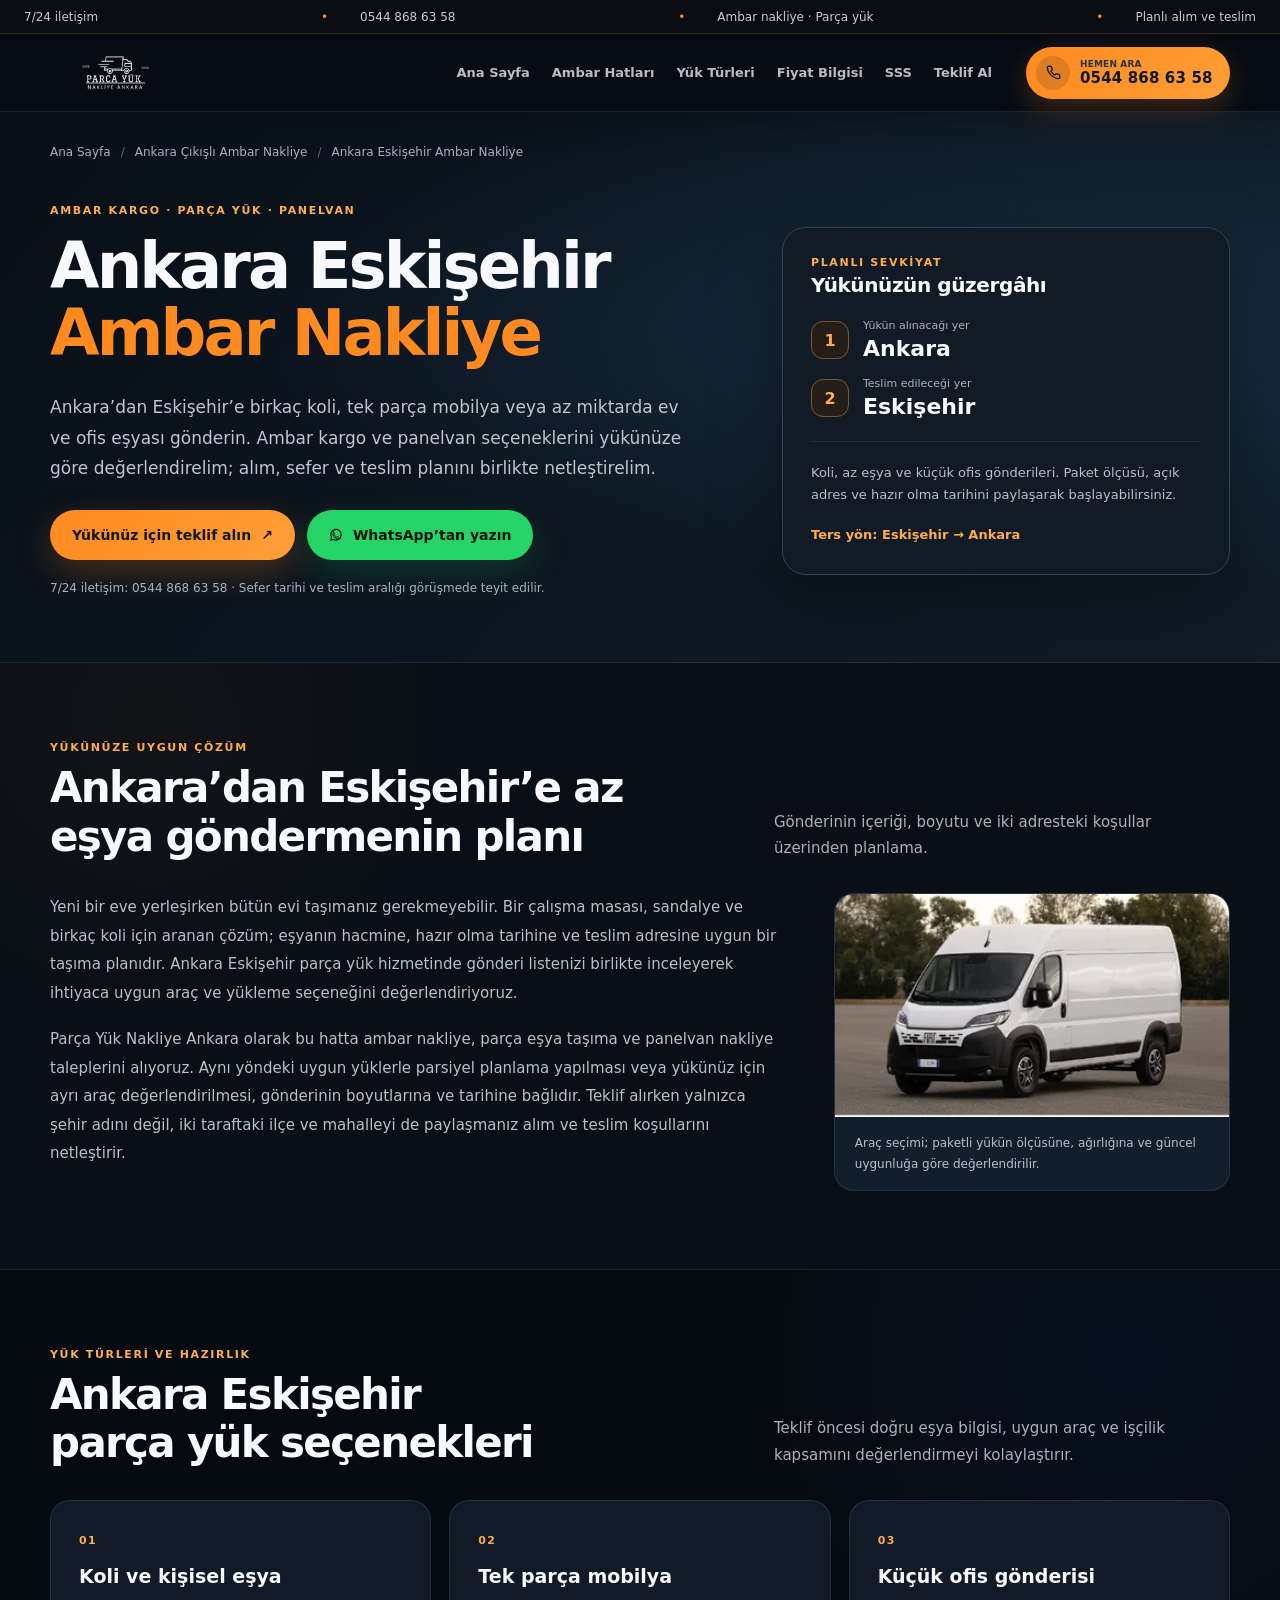
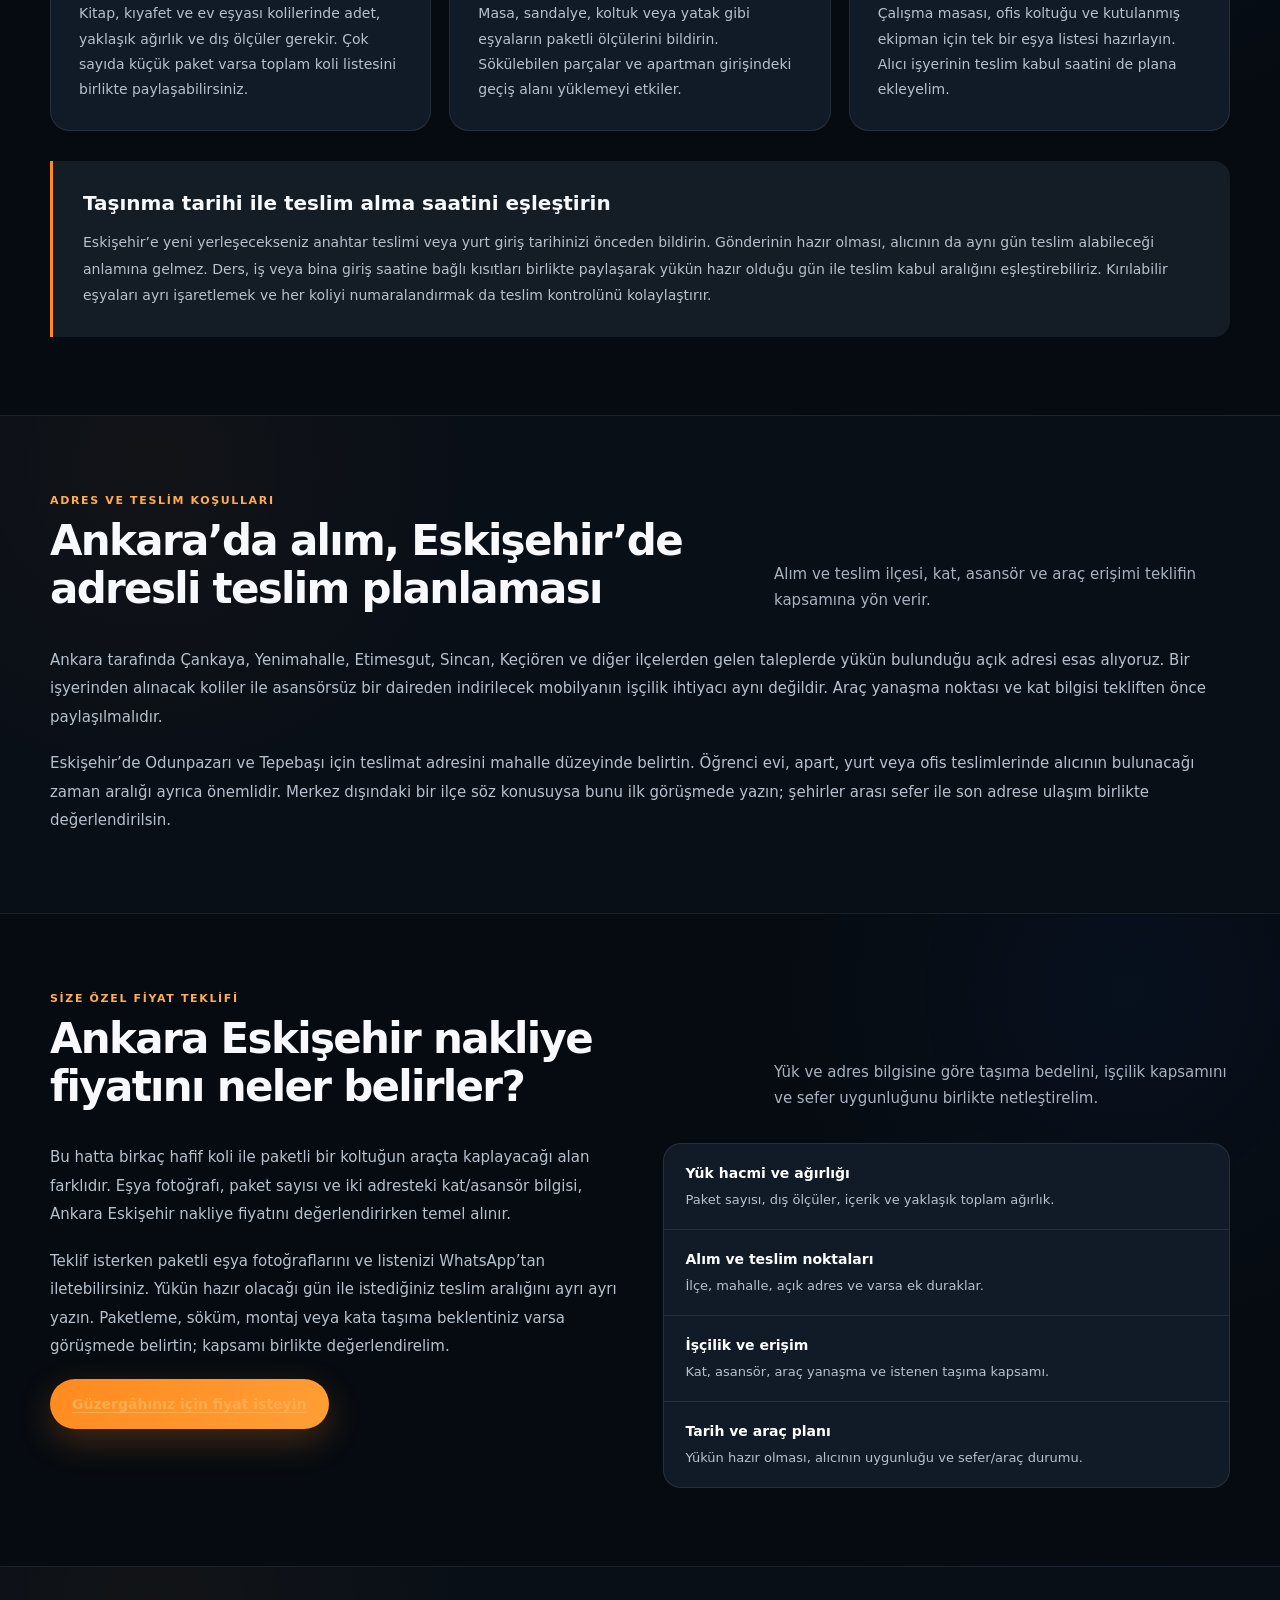
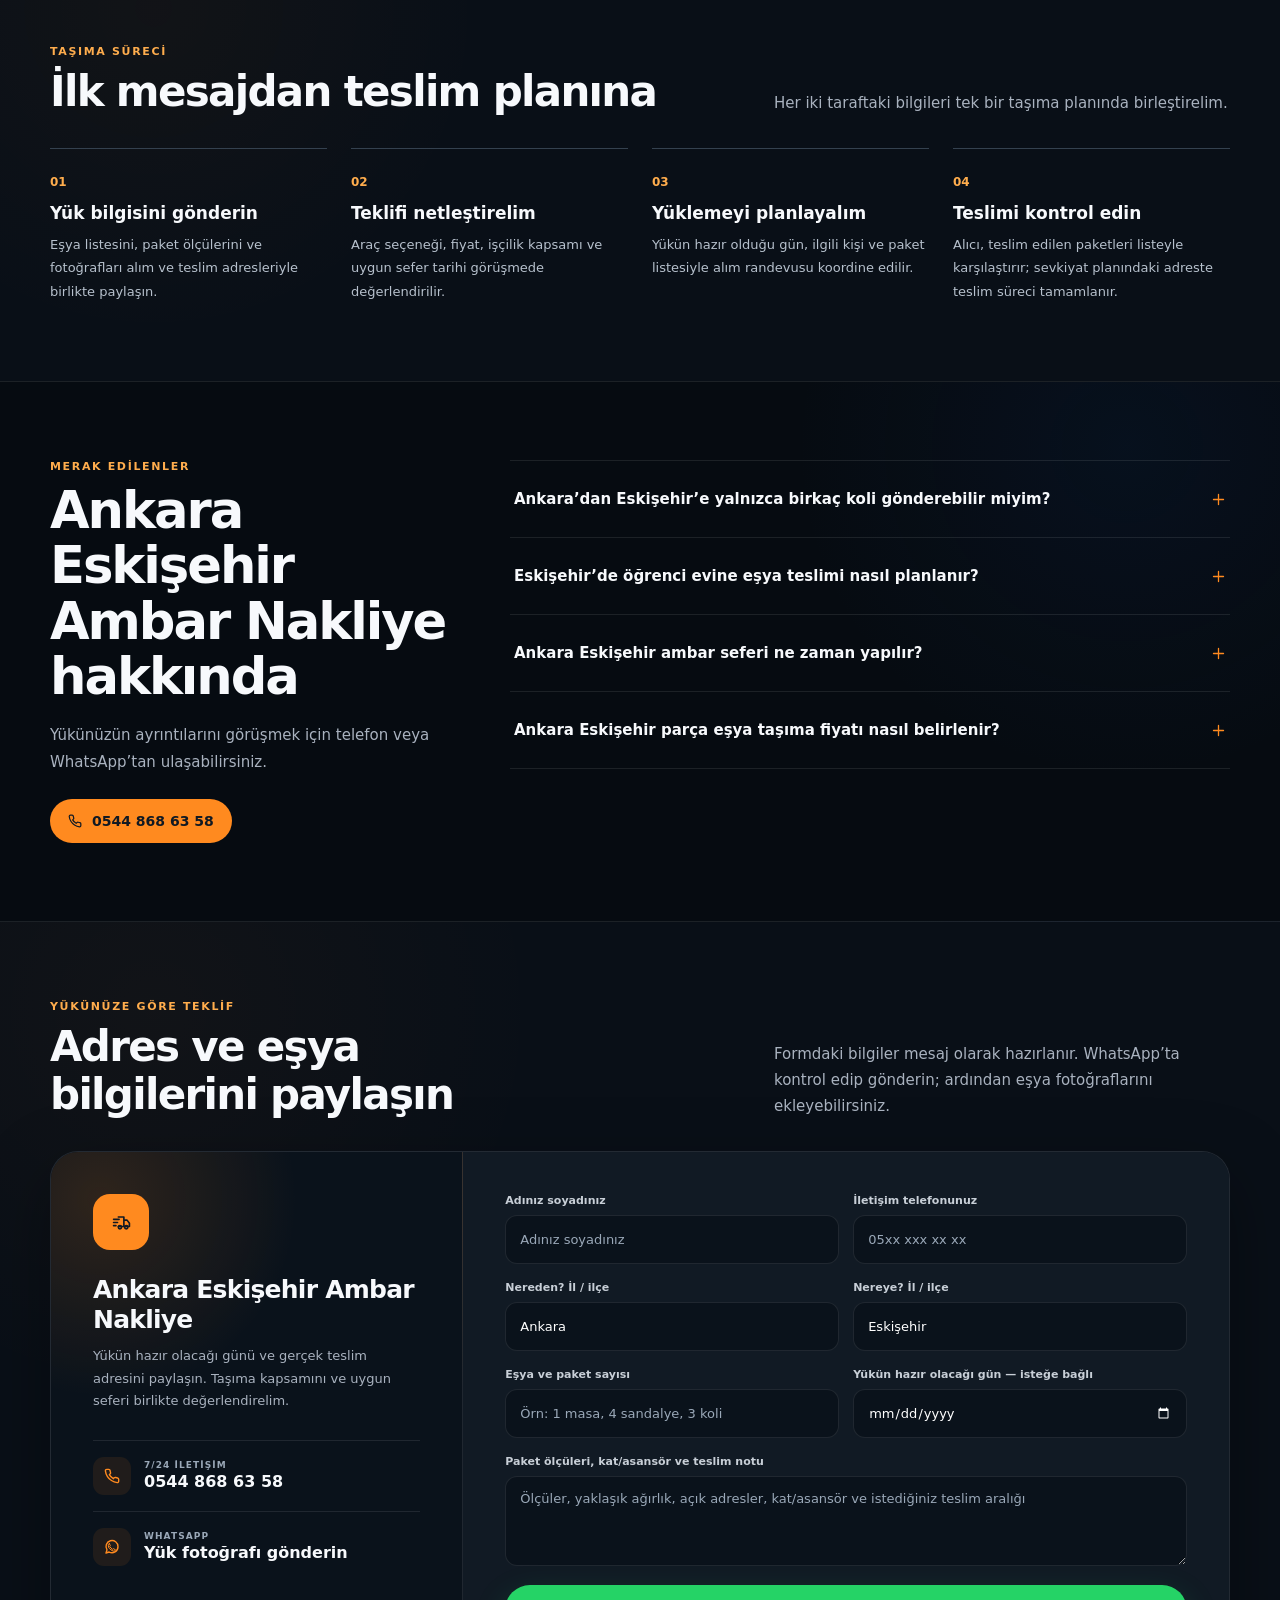
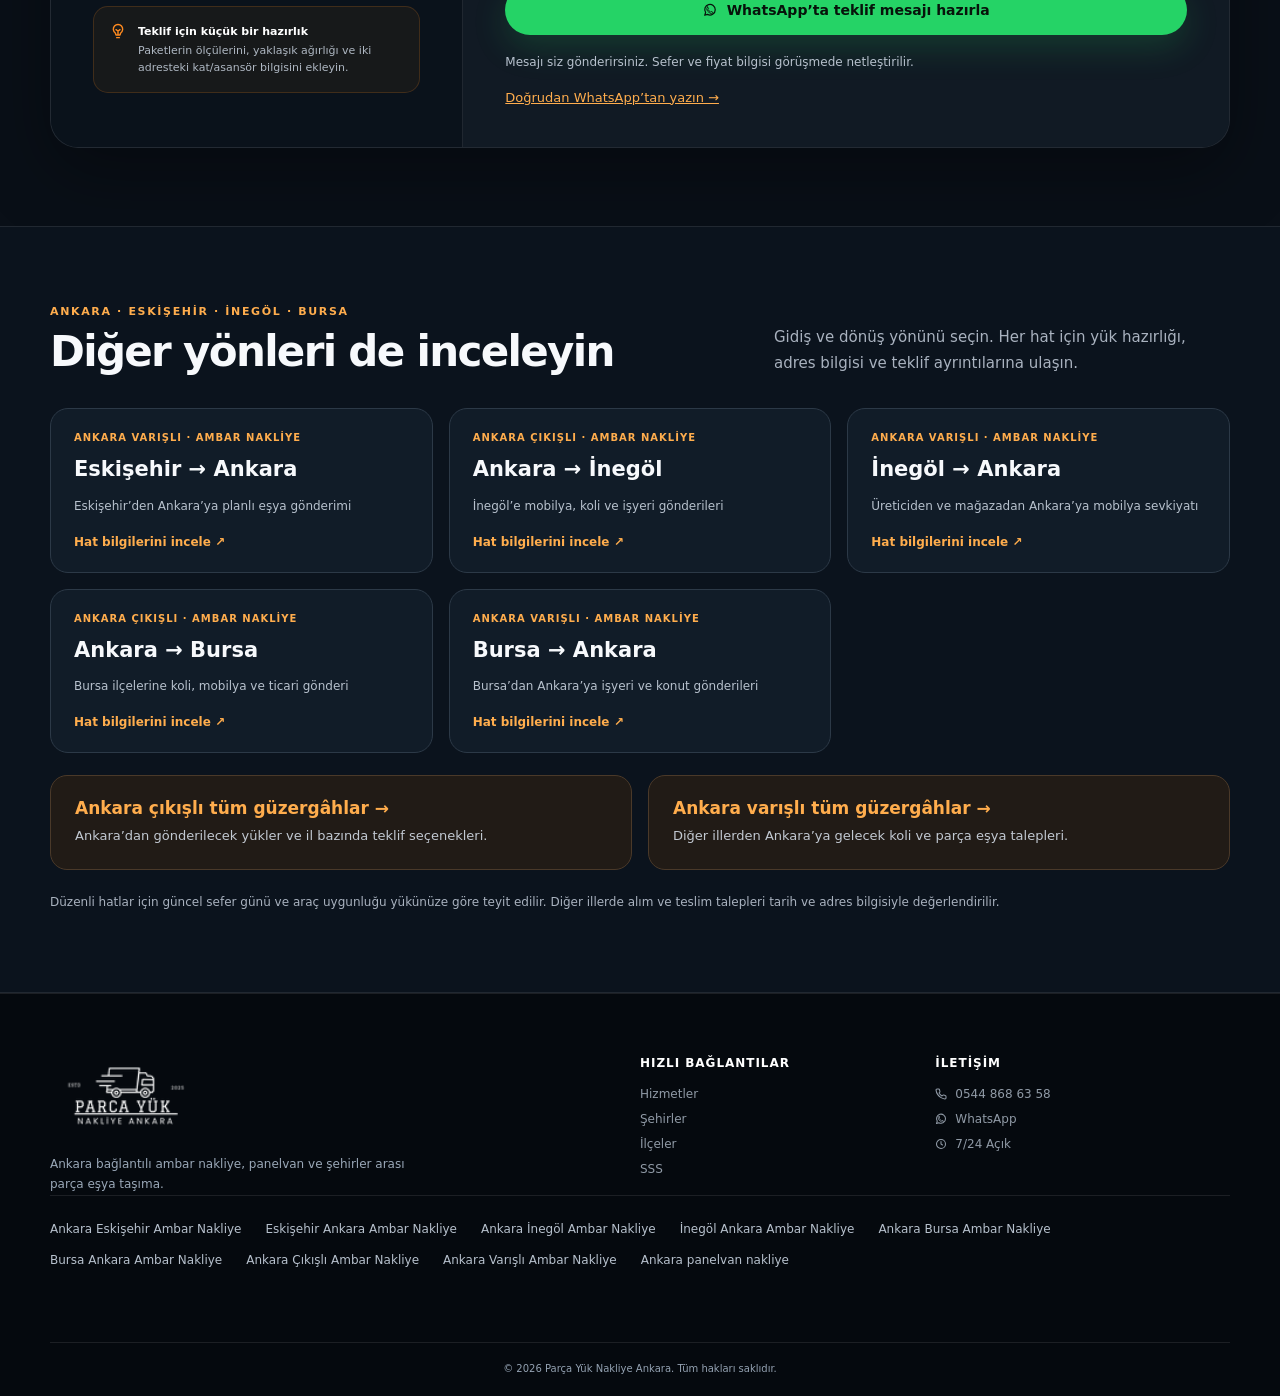
<file: ankara-eskisehir-ambar-nakliye.html>
<!doctype html>
<html lang="tr"><head>
  <meta charset="utf-8"><meta name="viewport" content="width=device-width, initial-scale=1">
  <title>Ankara Eskişehir Ambar Nakliye | Parça Yük ve Kargo</title>
  <meta name="description" content="Ankara Eskişehir ambar nakliye ve parça yük taşıma. Koli, mobilya ve az eşya için yük bilgilerinizi paylaşın; sefer uygunluğunu ve taşıma fiyatını öğrenin.">
  <meta name="robots" content="index,follow,max-image-preview:large,max-snippet:-1,max-video-preview:-1">
  <meta name="theme-color" content="#080f18"><link rel="canonical" href="https://parcayuknakliyeankara.com/ankara-eskisehir-ambar-nakliye.html">
  <meta property="og:type" content="website"><meta property="og:locale" content="tr_TR">
  <meta property="og:site_name" content="Parça Yük Nakliye Ankara"><meta property="og:title" content="Ankara Eskişehir Ambar Nakliye | Parça Yük ve Kargo">
  <meta property="og:description" content="Ankara Eskişehir ambar nakliye ve parça yük taşıma. Koli, mobilya ve az eşya için yük bilgilerinizi paylaşın; sefer uygunluğunu ve taşıma fiyatını öğrenin."><meta property="og:url" content="https://parcayuknakliyeankara.com/ankara-eskisehir-ambar-nakliye.html">
  <meta property="og:image" content="https://parcayuknakliyeankara.com/assets/img/optimized/panelvan-800.1cf2c7b042.webp">
  <meta property="og:image:alt" content="Şehirler arası parça eşya taşıması için panelvan araç">
  <meta name="twitter:card" content="summary_large_image"><meta name="twitter:title" content="Ankara Eskişehir Ambar Nakliye | Parça Yük ve Kargo">
  <meta name="twitter:description" content="Ankara Eskişehir ambar nakliye ve parça yük taşıma. Koli, mobilya ve az eşya için yük bilgilerinizi paylaşın; sefer uygunluğunu ve taşıma fiyatını öğrenin.">
  <meta name="twitter:image" content="https://parcayuknakliyeankara.com/assets/img/optimized/panelvan-800.1cf2c7b042.webp">
  <style id="critical-styles">:root{--ink:#f7f9fc;--muted:#a9b2bf;--bg:#090f17;--bg-deep:#060b11;--card:#111a25;--card-2:#0d151f;--line:rgba(255,255,255,0.09);--orange:#ff8a1f;--orange-2:#ffad4d;--green:#25d366;--blue:#0f3d84;--shadow:0 24px 70px rgba(0,0,0,0.34)}*{box-sizing:border-box}html{scroll-behavior:smooth;scroll-padding-top:94px}body{margin:0;background:var(--bg);color:var(--ink);font-family:Inter,ui-sans-serif,system-ui,-apple-system,BlinkMacSystemFont,"Segoe UI",sans-serif;-webkit-font-smoothing:antialiased}button,input,textarea{font:inherit}a{color:inherit;text-decoration:none}button,input,textarea{border:0}img{display:block;max-width:100%}.container{width:min(1180px,calc(100% - 40px));margin:0 auto}.top-ticker{position:relative;z-index:31;height:34px;overflow:hidden;border-bottom:1px solid rgba(255,138,31,0.2);background:#090c11;color:#c5ccd5;font-size:12px}.ticker-track{width:min(1440px,100%);height:100%;margin:0 auto;padding:0 24px;display:flex;align-items:center;justify-content:space-between;white-space:nowrap}.ticker-track span{display:flex;align-items:center;gap:8px}.ticker-track span + span::before{content:"•";margin-right:24px;color:var(--orange)}.ticker-track i{color:var(--orange)}.site-header{position:sticky;top:0;z-index:30;height:78px;border-bottom:1px solid var(--line);background:rgba(7,13,20,0.96);box-shadow:0 10px 30px rgba(0,0,0,0.18);backdrop-filter:blur(18px)}.nav-wrap{height:100%;display:flex;align-items:center;gap:24px}.brand{width:130px;height:54px;display:grid;place-items:center;flex:0 0 auto;padding:5px 9px;border-radius:13px;filter:brightness(0) invert(1)}.brand img{width:112px;max-height:43px;object-fit:contain}.main-nav{margin-left:auto;display:flex;align-items:center;gap:2px}.main-nav a{padding:12px 10px;border-radius:10px;color:#b5bdc8;font-size:13px;font-weight:700;transition:color 160ms ease,background 160ms ease}.main-nav a:hover,.main-nav a:focus-visible{color:white;background:rgba(255,255,255,0.06)}.header-call{min-width:204px;padding:9px 16px 9px 10px;display:flex;align-items:center;gap:10px;border-radius:999px;background:linear-gradient(135deg,var(--orange),#ff9f37);color:#101821;font-size:15px;font-weight:900;letter-spacing:0.01em;box-shadow:0 10px 30px rgba(255,138,31,0.22);transition:transform 160ms ease,box-shadow 160ms ease}.header-call:hover{transform:translateY(-2px);box-shadow:0 14px 36px rgba(255,138,31,0.3)}.header-call small{display:block;color:rgba(16,24,33,0.68);font-size:9px;font-weight:800;text-transform:uppercase}.call-icon{width:34px;height:34px;display:grid;place-items:center;flex:0 0 auto;border-radius:50%;background:rgba(6,11,17,0.13)}.menu-toggle{display:none;width:42px;height:42px;border:1px solid var(--line);border-radius:10px;background:transparent;color:white;cursor:pointer}.hero{position:relative;min-height:690px;display:grid;align-items:center;overflow:hidden;border-bottom:1px solid var(--line);background:#07101a}.hero-media,.hero-shade{position:absolute;inset:0}.hero-media{background-image:none;background-size:cover;background-position:center;transform:scale(1.015)}.hero-shade{z-index:1;background:linear-gradient(90deg,rgba(3,9,16,0.97) 0%,rgba(3,9,16,0.88) 38%,rgba(3,9,16,0.49) 70%,rgba(3,9,16,0.73) 100%),linear-gradient(0deg,rgba(3,9,16,0.82) 0%,transparent 38%)}.hero::after{content:"";position:absolute;inset:0;z-index:1;opacity:0.16;pointer-events:none;background-image:radial-gradient(rgba(255,255,255,0.25) 0.6px,transparent 0.6px);background-size:5px 5px}.hero-grid{position:relative;z-index:2;padding:88px 0 94px;display:grid;grid-template-columns:minmax(0,1.28fr) minmax(350px,0.72fr);gap:74px;align-items:center}.eyebrow,.kicker{color:var(--orange);font-size:12px;font-weight:900;letter-spacing:0.19em;text-transform:uppercase}.eyebrow{width:max-content;max-width:100%;padding:9px 13px;display:flex;align-items:center;gap:8px;border:1px solid rgba(255,138,31,0.35);border-radius:999px;background:rgba(255,138,31,0.07);box-shadow:inset 0 0 24px rgba(255,138,31,0.05)}.hero h1{max-width:710px;margin:22px 0 18px;font-size:clamp(48px,5.8vw,78px);line-height:0.99;letter-spacing:-0.055em;text-wrap:balance}.hero h1 span{color:var(--orange)}.hero-copy>p{max-width:650px;margin:0;color:#bcc5d0;font-size:18px;line-height:1.75}.hero-actions,.urgent-actions{margin-top:30px;display:flex;flex-wrap:wrap;gap:12px}.btn{min-height:50px;padding:0 22px;display:inline-flex;align-items:center;justify-content:center;gap:10px;border-radius:999px;font-size:14px;font-weight:900;cursor:pointer;transition:transform 160ms ease,box-shadow 160ms ease,filter 160ms ease}.btn:hover{transform:translateY(-2px);filter:brightness(1.05)}.btn-primary{background:linear-gradient(135deg,var(--orange),#ff9f37);color:#101821;box-shadow:0 12px 34px rgba(255,138,31,0.24)}.btn-whatsapp{background:var(--green);color:#07130b;box-shadow:0 12px 34px rgba(37,211,102,0.18)}.hero-pills{margin-top:28px;display:flex;flex-wrap:wrap;gap:8px}.hero-pills span{padding:8px 11px;display:inline-flex;align-items:center;gap:7px;border:1px solid var(--line);border-radius:999px;background:rgba(12,22,34,0.68);color:#d2d8df;font-size:11px;font-weight:700;backdrop-filter:blur(10px)}.hero-pills i{color:var(--orange)}.hero-call-card{padding:30px;border:1px solid rgba(255,255,255,0.12);border-radius:28px;background:linear-gradient(145deg,rgba(16,26,38,0.95),rgba(8,15,23,0.93));box-shadow:var(--shadow),inset 0 1px rgba(255,255,255,0.05);backdrop-filter:blur(15px)}.hero-call-card ul{margin:22px 0 24px;padding:0;display:grid;gap:13px;list-style:none;color:#c0c8d2;font-size:13px}.hero-call-card li{display:flex;align-items:center;gap:10px}.hero-call-card li i{color:var(--orange)}.btn.full{width:100%}@media (max-width:1120px){.container{width:min(100% - 32px,1040px)}.main-nav a{padding-inline:7px;font-size:12px}.header-call{min-width:174px;padding-right:12px;font-size:13px}.hero-grid{grid-template-columns:1.2fr 0.8fr;gap:42px}}@media (max-width:920px){.top-ticker{display:none}.site-header{height:70px}.brand{width:106px}.brand img{width:98px}.menu-toggle{margin-left:auto;display:grid;place-items:center}.main-nav{position:absolute;top:70px;left:0;right:0;max-height:0;margin:0;padding:0 16px;overflow:hidden;display:grid;gap:2px;border-bottom:1px solid transparent;background:rgba(7,13,20,0.98);opacity:0;transform:translateY(-8px);transition:max-height 220ms ease,opacity 180ms ease,transform 180ms ease,padding 180ms ease}.main-nav.open{max-height:530px;padding-block:13px 18px;border-color:var(--line);opacity:1;transform:translateY(0)}.main-nav a{padding:12px;font-size:13px}.header-call{min-width:auto;padding:7px}.header-call>span:last-child{display:none}.hero{min-height:auto}.hero-grid{padding-block:74px;grid-template-columns:1fr;gap:34px}.hero-copy{max-width:720px}.hero-call-card{max-width:560px}}@media (max-width:620px){html{scroll-padding-top:74px}body{padding-bottom:68px}.container{width:min(100% - 28px,560px)}.site-header{height:64px}.brand{height:46px}.main-nav{top:64px}.header-call{display:none}.hero-media{background-image:none;background-position:center 38%}.hero-shade{background:linear-gradient(180deg,rgba(3,9,16,0.82) 0%,rgba(3,9,16,0.75) 28%,rgba(3,9,16,0.92) 67%,rgba(3,9,16,0.98) 100%),linear-gradient(90deg,rgba(3,9,16,0.46),rgba(3,9,16,0.64))}.hero-grid{padding-block:58px 54px}.eyebrow{font-size:9px;letter-spacing:0.12em}.hero h1{margin-top:18px;font-size:clamp(41px,13vw,57px)}.hero-copy>p{font-size:15px;line-height:1.7}.hero-actions,.urgent-actions{display:grid;grid-template-columns:1fr}.btn{width:100%}.hero-pills{display:grid;grid-template-columns:repeat(2,1fr)}.hero-pills span{justify-content:center;font-size:10px}.hero-call-card{padding:22px;border-radius:22px}}@media (prefers-reduced-motion:reduce){html{scroll-behavior:auto}*,*::before,*::after{scroll-behavior:auto !important;transition-duration:0.01ms !important;animation-duration:0.01ms !important;animation-iteration-count:1 !important}}.skip-link{position:fixed;top:-100px;left:16px;z-index:100;padding:12px 18px;border-radius:10px;background:#ff8a1f;color:#080f18;font-weight:800}.skip-link:focus{top:12px}.route-eyebrow{display:block;color:#ffad4d;font-size:11px;font-weight:850;letter-spacing:.15em;text-transform:uppercase}.route-hero{padding:30px 0 64px;border-bottom:1px solid var(--line);background:radial-gradient(ellipse at 85% 40%,#172d3e 0,transparent 55%),linear-gradient(130deg,#080f18,#111c27)}.route-breadcrumb{margin:0 0 40px;color:#a9b2bf;font-size:12px;line-height:1.8}.route-breadcrumb ol{padding:0;margin:0;list-style:none;display:flex;flex-wrap:wrap;gap:6px 10px}.route-breadcrumb li + li::before{content:'/';margin-right:10px;color:#596573}.route-breadcrumb a:hover{color:white;text-decoration:underline}.route-hero-grid{display:grid;grid-template-columns:minmax(0,1.2fr) minmax(0,.8fr);gap:60px;align-items:center}.route-hero h1{margin:16px 0 24px;font-size:clamp(38px,5.1vw,64px);line-height:1.06;font-weight:900;letter-spacing:-.045em;text-wrap:balance}.route-hero h1 span{display:block;color:var(--orange)}.route-lead{margin:0;max-width:640px;color:#bdc7d2;font-size:17px;line-height:1.8}.route-actions{display:flex;gap:12px;flex-wrap:wrap;margin-top:26px}.route-contact-note{margin:18px 0 0;color:#a9b2bf;font-size:12px;line-height:1.7}.route-plan{padding:28px;border:1px solid #34414f;border-radius:24px;background:#101b26;box-shadow:var(--shadow)}.route-plan h2{margin:4px 0 22px;font-size:20px;letter-spacing:-.02em}.route-stops{display:grid;gap:16px;margin:0;padding:0;list-style:none}.route-stops li{display:flex;align-items:center;gap:14px}.route-stops li>span{display:grid;place-items:center;width:38px;height:38px;flex:0 0 38px;border:1px solid #80542e;border-radius:12px;background:#251e18;color:#ffad4d;font-weight:900}.route-stops small{display:block;margin-bottom:4px;color:#a9b2bf;font-size:11px}.route-stops strong{font-size:22px}.route-plan p{padding-top:20px;margin:22px 0 18px;border-top:1px solid var(--line);font-size:13px;line-height:1.7;color:#b6c0cc}.route-text-link{color:#ffad4d;font-weight:800;font-size:13px;line-height:1.6}.route-text-link:hover{text-decoration:underline}@media (max-width:920px){.route-hero-grid,.route-intro-grid,.route-price-grid{grid-template-columns:minmax(0,1fr);gap:30px}.route-hero h1{max-width:700px}.route-plan{max-width:100%}.route-stops{grid-template-columns:repeat(2,minmax(0,1fr))}}@media (max-width:620px){.route-hero{padding:22px 0 42px}.route-breadcrumb{margin-bottom:28px;font-size:11px}.route-hero h1{font-size:clamp(34px,9vw,48px)}.route-lead{font-size:15px}.route-actions{display:grid;grid-template-columns:minmax(0,1fr)}.route-plan{padding:22px;border-radius:19px}.route-stops{grid-template-columns:minmax(0,1fr)}}.skip-link{position:fixed;top:-120px;left:16px;z-index:100;padding:12px 18px;background:#ff8a1f;color:#080f18;border-radius:10px;font-weight:800}.skip-link:focus{top:12px}.header-call small{color:#27333e}@media(prefers-reduced-motion:reduce){html{scroll-behavior:auto}*,*::before,*::after{transition:none!important;animation:none!important}}:where(i[class*="fa-"]){display:inline-flex;align-items:center;justify-content:center;width:1em;height:1em;line-height:1;vertical-align:-.125em;font-style:normal;flex-shrink:0}:where(i[class*="fa-"])::before{content:"";display:block;width:1em;height:1em;flex-shrink:0;background-color:currentColor;-webkit-mask:var(--site-icon) center/contain no-repeat;mask:var(--site-icon) center/contain no-repeat}.fa-bars{--site-icon:url("data:image/svg+xml,%3Csvg%20xmlns%3D%22http%3A%2F%2Fwww.w3.org%2F2000%2Fsvg%22%20viewBox%3D%220%200%2024%2024%22%20fill%3D%22none%22%20stroke%3D%22black%22%20stroke-width%3D%222.1%22%20stroke-linecap%3D%22round%22%20stroke-linejoin%3D%22round%22%3E%3Cpath%20d%3D%22M4%206h16M4%2012h16M4%2018h16%22%2F%3E%3C%2Fsvg%3E")}.fa-chevron-down{--site-icon:url("data:image/svg+xml,%3Csvg%20xmlns%3D%22http%3A%2F%2Fwww.w3.org%2F2000%2Fsvg%22%20viewBox%3D%220%200%2024%2024%22%20fill%3D%22none%22%20stroke%3D%22black%22%20stroke-width%3D%222.1%22%20stroke-linecap%3D%22round%22%20stroke-linejoin%3D%22round%22%3E%3Cpath%20d%3D%22m6%209%206%206%206-6%22%2F%3E%3C%2Fsvg%3E")}.fa-chevron-up{--site-icon:url("data:image/svg+xml,%3Csvg%20xmlns%3D%22http%3A%2F%2Fwww.w3.org%2F2000%2Fsvg%22%20viewBox%3D%220%200%2024%2024%22%20fill%3D%22none%22%20stroke%3D%22black%22%20stroke-width%3D%222.1%22%20stroke-linecap%3D%22round%22%20stroke-linejoin%3D%22round%22%3E%3Cpath%20d%3D%22m6%2015%206-6%206%206%22%2F%3E%3C%2Fsvg%3E")}.fa-clock{--site-icon:url("data:image/svg+xml,%3Csvg%20xmlns%3D%22http%3A%2F%2Fwww.w3.org%2F2000%2Fsvg%22%20viewBox%3D%220%200%2024%2024%22%20fill%3D%22none%22%20stroke%3D%22black%22%20stroke-width%3D%222.1%22%20stroke-linecap%3D%22round%22%20stroke-linejoin%3D%22round%22%3E%3Ccircle%20cx%3D%2212%22%20cy%3D%2212%22%20r%3D%229%22%2F%3E%3Cpath%20d%3D%22M12%207v5l3%202%22%2F%3E%3C%2Fsvg%3E")}.fa-lightbulb{--site-icon:url("data:image/svg+xml,%3Csvg%20xmlns%3D%22http%3A%2F%2Fwww.w3.org%2F2000%2Fsvg%22%20viewBox%3D%220%200%2024%2024%22%20fill%3D%22none%22%20stroke%3D%22black%22%20stroke-width%3D%222.1%22%20stroke-linecap%3D%22round%22%20stroke-linejoin%3D%22round%22%3E%3Cpath%20d%3D%22M9%2018h6m-5%204h4M8%2015a7%207%200%201%201%208%200l-1%203H9l-1-3zM12%2018v-6m-3-2%203%202%203-2%22%2F%3E%3C%2Fsvg%3E")}.fa-phone{--site-icon:url("data:image/svg+xml,%3Csvg%20xmlns%3D%22http%3A%2F%2Fwww.w3.org%2F2000%2Fsvg%22%20viewBox%3D%220%200%2024%2024%22%20fill%3D%22none%22%20stroke%3D%22black%22%20stroke-width%3D%222.1%22%20stroke-linecap%3D%22round%22%20stroke-linejoin%3D%22round%22%3E%3Cpath%20d%3D%22M22%2016.9v3a2%202%200%200%201-2.2%202%2019.8%2019.8%200%200%201-8.6-3.1%2019.5%2019.5%200%200%201-6-6A19.8%2019.8%200%200%201%202.1%204.2%202%202%200%200%201%204.1%202h3a2%202%200%200%201%202%201.7c.1%201%20.4%202%20.7%202.9a2%202%200%200%201-.5%202.1L8%2010a16%2016%200%200%200%206%206l1.3-1.3a2%202%200%200%201%202.1-.5c.9.3%201.9.6%202.9.7a2%202%200%200%201%201.7%202z%22%2F%3E%3C%2Fsvg%3E")}.fa-plus{--site-icon:url("data:image/svg+xml,%3Csvg%20xmlns%3D%22http%3A%2F%2Fwww.w3.org%2F2000%2Fsvg%22%20viewBox%3D%220%200%2024%2024%22%20fill%3D%22none%22%20stroke%3D%22black%22%20stroke-width%3D%222.1%22%20stroke-linecap%3D%22round%22%20stroke-linejoin%3D%22round%22%3E%3Cpath%20d%3D%22M12%204v16M4%2012h16%22%2F%3E%3C%2Fsvg%3E")}.fa-truck-fast{--site-icon:url("data:image/svg+xml,%3Csvg%20xmlns%3D%22http%3A%2F%2Fwww.w3.org%2F2000%2Fsvg%22%20viewBox%3D%220%200%2024%2024%22%20fill%3D%22none%22%20stroke%3D%22black%22%20stroke-width%3D%222.1%22%20stroke-linecap%3D%22round%22%20stroke-linejoin%3D%22round%22%3E%3Cpath%20d%3D%22M8%205h7v12H8m7-8h4l3%204v4h-7M2%208h7M2%2012h5M2%2016h3%22%2F%3E%3Ccircle%20cx%3D%2210%22%20cy%3D%2218%22%20r%3D%222%22%2F%3E%3Ccircle%20cx%3D%2218%22%20cy%3D%2218%22%20r%3D%222%22%2F%3E%3C%2Fsvg%3E")}.fa-whatsapp{--site-icon:url("data:image/svg+xml,%3Csvg%20xmlns%3D%22http%3A%2F%2Fwww.w3.org%2F2000%2Fsvg%22%20viewBox%3D%220%200%2024%2024%22%20fill%3D%22none%22%20stroke%3D%22black%22%20stroke-width%3D%222.1%22%20stroke-linecap%3D%22round%22%20stroke-linejoin%3D%22round%22%3E%3Cpath%20d%3D%22M21%2011.5a9%209%200%200%201-13.3%208L3%2021l1.5-4.7A9%209%200%201%201%2021%2011.5z%22%2F%3E%3Cpath%20d%3D%22m8%207%201.5%203-1%201c1.1%202%202.5%203.4%204.5%204.5l1-1%203%201.5c0%202-2%202.5-3.5%202C9%2016%206%2013%206.5%209.5%206.5%208%207%207%208%207z%22%20stroke-width%3D%221.5%22%2F%3E%3C%2Fsvg%3E")}.fa-xmark{--site-icon:url("data:image/svg+xml,%3Csvg%20xmlns%3D%22http%3A%2F%2Fwww.w3.org%2F2000%2Fsvg%22%20viewBox%3D%220%200%2024%2024%22%20fill%3D%22none%22%20stroke%3D%22black%22%20stroke-width%3D%222.1%22%20stroke-linecap%3D%22round%22%20stroke-linejoin%3D%22round%22%3E%3Cpath%20d%3D%22m6%206%2012%2012M18%206%206%2018%22%2F%3E%3C%2Fsvg%3E")}</style><link rel="preload" href="assets/css/app.d99d6fbcf3.css" as="style" onload="this.onload=null;this.rel='stylesheet'"><noscript><link rel="stylesheet" href="assets/css/app.d99d6fbcf3.css"></noscript><script type="application/ld+json">{"@context":"https://schema.org","@graph":[{"@type":"WebSite","@id":"https://parcayuknakliyeankara.com/#website","url":"https://parcayuknakliyeankara.com/","name":"Parça Yük Nakliye Ankara","inLanguage":"tr-TR"},{"@type":"MovingCompany","@id":"https://parcayuknakliyeankara.com/#business","name":"Parça Yük Nakliye Ankara","url":"https://parcayuknakliyeankara.com/","telephone":"+905448686358","logo":"https://parcayuknakliyeankara.com/assets/img/logof.png","image":"https://parcayuknakliyeankara.com/assets/img/optimized/panelvan-800.1cf2c7b042.webp","address":{"@type":"PostalAddress","addressLocality":"Ankara","addressCountry":"TR"},"areaServed":{"@type":"Country","name":"Türkiye"},"openingHours":"Mo-Su 00:00-23:59"},{"@type":"Service","@id":"https://parcayuknakliyeankara.com/ankara-eskisehir-ambar-nakliye.html#service","name":"Ankara Eskişehir Ambar Nakliye","serviceType":"Ambar nakliye ve parça yük taşıma","description":"Ankara Eskişehir ambar nakliye ve parça yük taşıma. Koli, mobilya ve az eşya için yük bilgilerinizi paylaşın; sefer uygunluğunu ve taşıma fiyatını öğrenin.","url":"https://parcayuknakliyeankara.com/ankara-eskisehir-ambar-nakliye.html","provider":{"@id":"https://parcayuknakliyeankara.com/#business"},"areaServed":[{"@type":"City","name":"Ankara"},{"@type":"City","name":"Eskişehir"}]},{"@type":"WebPage","@id":"https://parcayuknakliyeankara.com/ankara-eskisehir-ambar-nakliye.html#webpage","url":"https://parcayuknakliyeankara.com/ankara-eskisehir-ambar-nakliye.html","name":"Ankara Eskişehir Ambar Nakliye | Parça Yük ve Kargo","description":"Ankara Eskişehir ambar nakliye ve parça yük taşıma. Koli, mobilya ve az eşya için yük bilgilerinizi paylaşın; sefer uygunluğunu ve taşıma fiyatını öğrenin.","inLanguage":"tr-TR","isPartOf":{"@id":"https://parcayuknakliyeankara.com/#website"},"about":{"@id":"https://parcayuknakliyeankara.com/ankara-eskisehir-ambar-nakliye.html#service"},"breadcrumb":{"@id":"https://parcayuknakliyeankara.com/ankara-eskisehir-ambar-nakliye.html#breadcrumb"},"dateModified":"2026-10-16","primaryImageOfPage":{"@type":"ImageObject","url":"https://parcayuknakliyeankara.com/assets/img/optimized/panelvan-800.1cf2c7b042.webp"}},{"@type":"BreadcrumbList","@id":"https://parcayuknakliyeankara.com/ankara-eskisehir-ambar-nakliye.html#breadcrumb","itemListElement":[{"@type":"ListItem","position":1,"name":"Ana Sayfa","item":"https://parcayuknakliyeankara.com/"},{"@type":"ListItem","position":2,"name":"Ankara Çıkışlı Ambar Nakliye","item":"https://parcayuknakliyeankara.com/ankara-cikisli-ambar-nakliye.html"},{"@type":"ListItem","position":3,"name":"Ankara Eskişehir Ambar Nakliye","item":"https://parcayuknakliyeankara.com/ankara-eskisehir-ambar-nakliye.html"}]}]}</script>
<script>
(function(){
  var started=false,timer;
  window.dataLayer=window.dataLayer||[];
  window.gtag=window.gtag||function(){window.dataLayer.push(arguments);};
  window.gtag('js',new Date());
  window.gtag('config','AW-17874354293');
  function load(){
    if(started)return;
    started=true;window.clearTimeout(timer);
    var s=document.createElement('script');s.async=true;s.fetchPriority='low';
    s.src='https://www.googletagmanager.com/gtag/js?id=AW-17874354293';
    document.head.appendChild(s);
    ['pointerdown','keydown','touchstart'].forEach(function(type){window.removeEventListener(type,load);});
  }
  window.ensureGoogleTag=load;
  ['pointerdown','keydown','touchstart'].forEach(function(type){window.addEventListener(type,load,{once:true,passive:true});});
  timer=window.setTimeout(load,2000);
  function idle(){if(window.requestIdleCallback)window.requestIdleCallback(load,{timeout:1000});else window.setTimeout(load,0);}
  function paint(){if(window.requestAnimationFrame)window.requestAnimationFrame(function(){window.requestAnimationFrame(idle);});else idle();}
  if(document.readyState==='loading')document.addEventListener('DOMContentLoaded',paint,{once:true});else paint();
})();
</script><link rel="icon" href="favicon.ico" type="image/x-icon" sizes="16x16 32x32 48x48 64x64"><link rel="icon" href="favicon-96x96.png" type="image/png" sizes="96x96"><link rel="apple-touch-icon" href="apple-touch-icon.png" type="image/png" sizes="180x180"><link rel="manifest" href="site.webmanifest" type="application/manifest+json"></head><body class="route-page"><a class="skip-link" href="#icerik" title="İçeriğe geç">İçeriğe geç</a><div class="top-ticker" aria-label="Hizmet bilgileri"><div class="ticker-track"><span>7/24 iletişim</span><span>0544 868 63 58</span><span>Ambar nakliye · Parça yük</span><span>Planlı alım ve teslim</span></div></div><header class="site-header">
      <div class="container nav-wrap"><a class="brand" href="index.html" aria-label="Parça Yük Nakliye Ankara ana sayfa" title="Parça Yük Nakliye Ankara | Panelvan Araç ile Eşya Taşıma"><img src="assets/img/optimized/brand-logo-256.827dabd50d.webp" alt="Parça Yük Nakliye Ankara" width="256" height="128" loading="eager" fetchpriority="auto" decoding="async" srcset="assets/img/optimized/brand-logo-128.70cbc92bc9.webp 128w, assets/img/optimized/brand-logo-256.827dabd50d.webp 256w" sizes="(max-width: 920px) 98px, 112px"></a><button id="menuToggle" class="menu-toggle" type="button" aria-label="Menüyü aç veya kapat" aria-expanded="false" aria-controls="mainNav"><i class="fa-solid fa-bars" aria-hidden="true"></i></button>
        <nav id="mainNav" class="main-nav" aria-label="Ana menü">
        <a href="index.html" title="Parça Yük Nakliye Ankara | Panelvan Araç ile Eşya Taşıma">Ana Sayfa</a><a href="#ambar-hatlari" title="Ambar Hatları">Ambar Hatları</a>
        <a href="#yukler" title="Yük Türleri">Yük Türleri</a><a href="#fiyat" title="Fiyat Bilgisi">Fiyat Bilgisi</a>
        <a href="#faq" title="SSS">SSS</a><a href="#teklif" title="Teklif Al">Teklif Al</a></nav><a class="header-call" href="tel:05448686358" title="0544 868 63 58 numarasını arayın"><span class="call-icon"><i class="fa-solid fa-phone" aria-hidden="true"></i></span><span><small>Hemen Ara</small>0544 868 63
            58</span></a>
      </div>
    </header><main id="icerik" tabindex="-1"><section class="route-hero"><div class="container">
      <nav class="route-breadcrumb" aria-label="Sayfa yolu"><ol><li><a href="index.html" title="Parça Yük Nakliye Ankara | Panelvan Araç ile Eşya Taşıma">Ana Sayfa</a></li><li><a href="ankara-cikisli-ambar-nakliye.html" title="Ankara Çıkışlı Ambar Nakliye | Şehirler Arası Parça Yük">Ankara Çıkışlı Ambar Nakliye</a></li><li aria-current="page">Ankara Eskişehir Ambar Nakliye</li></ol></nav>
      <div class="route-hero-grid"><div><span class="route-eyebrow">Ambar kargo · Parça yük · Panelvan</span>
      <h1>Ankara Eskişehir<span>Ambar Nakliye</span></h1><p class="route-lead">Ankara’dan Eskişehir’e birkaç koli, tek parça mobilya veya az miktarda ev ve ofis eşyası gönderin. Ambar kargo ve panelvan seçeneklerini yükünüze göre değerlendirelim; alım, sefer ve teslim planını birlikte netleştirelim.</p>
      <div class="route-actions"><a class="btn btn-primary" href="#teklif" title="Yükünüz için teklif alın ↗">Yükünüz için teklif alın <span aria-hidden="true">↗</span></a>
      <a class="btn btn-whatsapp" href="https://wa.me/905448686358?text=Merhaba%2C%20Par%C3%A7a%20Y%C3%BCk%20Nakliye%20Ankara%20i%C3%A7in%20ta%C5%9F%C4%B1ma%20teklifi%20istiyorum.%0A%0ANereden%3A%20Ankara%0ANereye%3A%20Eski%C5%9Fehir%0AY%C3%BCk%20%2F%20paket%20adedi%3A%0APaket%20%C3%B6l%C3%A7%C3%BCleri%20%2F%20yakla%C5%9F%C4%B1k%20a%C4%9F%C4%B1rl%C4%B1k%3A%0AY%C3%BCk%C3%BCn%20haz%C4%B1r%20oldu%C4%9Fu%20tarih%3A%0AKat%20%2F%20asans%C3%B6r%3A%0A" target="_blank" rel="nofollow noopener noreferrer" title="Ankara → Eskişehir için WhatsApp teklifi"><i class="fa-brands fa-whatsapp" aria-hidden="true"></i> WhatsApp’tan yazın</a></div>
      <p class="route-contact-note">7/24 iletişim: <a href="tel:+905448686358" title="0544 868 63 58 numarasını arayın">0544 868 63 58</a> · Sefer tarihi ve teslim aralığı görüşmede teyit edilir.</p></div>
      <aside class="route-plan" aria-label="Taşıma yönü"><span class="route-eyebrow">Planlı sevkiyat</span><h2>Yükünüzün güzergâhı</h2>
      <ol class="route-stops"><li><span aria-hidden="true">1</span><div><small>Yükün alınacağı yer</small><strong>Ankara</strong></div></li>
      <li><span aria-hidden="true">2</span><div><small>Teslim edileceği yer</small><strong>Eskişehir</strong></div></li></ol>
      <p>Koli, az eşya ve küçük ofis gönderileri. Paket ölçüsü, açık adres ve hazır olma tarihini paylaşarak başlayabilirsiniz.</p>
      <a class="route-text-link" href="eskisehir-ankara-ambar-nakliye.html" title="Eskişehir Ankara Ambar Nakliye | Parça Eşya Taşıma">Ters yön: Eskişehir → Ankara</a></aside></div></div></section><section class="section section-dark" aria-labelledby="introTitle"><div class="container">
      <div class="section-heading"><div><span class="route-eyebrow">Yükünüze uygun çözüm</span><h2 id="introTitle">Ankara’dan Eskişehir’e az eşya göndermenin planı</h2></div>
      <p>Gönderinin içeriği, boyutu ve iki adresteki koşullar üzerinden planlama.</p></div>
      <div class="route-intro-grid"><div class="route-prose"><p>Yeni bir eve yerleşirken bütün evi taşımanız gerekmeyebilir. Bir çalışma masası, sandalye ve birkaç koli için aranan çözüm; eşyanın hacmine, hazır olma tarihine ve teslim adresine uygun bir taşıma planıdır. Ankara Eskişehir parça yük hizmetinde gönderi listenizi birlikte inceleyerek ihtiyaca uygun araç ve yükleme seçeneğini değerlendiriyoruz.</p><p>Parça Yük Nakliye Ankara olarak bu hatta ambar nakliye, parça eşya taşıma ve panelvan nakliye taleplerini alıyoruz. Aynı yöndeki uygun yüklerle parsiyel planlama yapılması veya yükünüz için ayrı araç değerlendirilmesi, gönderinin boyutlarına ve tarihine bağlıdır. Teklif alırken yalnızca şehir adını değil, iki taraftaki ilçe ve mahalleyi de paylaşmanız alım ve teslim koşullarını netleştirir.</p></div>
      <figure class="route-photo"><img src="assets/img/optimized/panelvan-640.7cc16808ba.webp" alt="Şehirler arası parça eşya taşıması için panelvan araç" width="640" height="363" loading="lazy" decoding="async" srcset="assets/img/optimized/panelvan-360.cb55ec29d7.webp 360w, assets/img/optimized/panelvan-640.7cc16808ba.webp 640w, assets/img/optimized/panelvan-800.1cf2c7b042.webp 800w" sizes="(max-width: 620px) calc(100vw - 28px), 520px" fetchpriority="low">
      <figcaption>Araç seçimi; paketli yükün ölçüsüne, ağırlığına ve güncel uygunluğa göre değerlendirilir.</figcaption></figure></div></div></section><section id="yukler" class="section section-deep" aria-labelledby="loadsTitle"><div class="container">
      <div class="section-heading"><div><span class="route-eyebrow">Yük türleri ve hazırlık</span><h2 id="loadsTitle">Ankara Eskişehir parça yük seçenekleri</h2></div>
      <p>Teklif öncesi doğru eşya bilgisi, uygun araç ve işçilik kapsamını değerlendirmeyi kolaylaştırır.</p></div>
      <div class="route-card-grid"><article class="route-info-card"><span>01</span><h3>Koli ve kişisel eşya</h3><p>Kitap, kıyafet ve ev eşyası kolilerinde adet, yaklaşık ağırlık ve dış ölçüler gerekir. Çok sayıda küçük paket varsa toplam koli listesini birlikte paylaşabilirsiniz.</p></article><article class="route-info-card"><span>02</span><h3>Tek parça mobilya</h3><p>Masa, sandalye, koltuk veya yatak gibi eşyaların paketli ölçülerini bildirin. Sökülebilen parçalar ve apartman girişindeki geçiş alanı yüklemeyi etkiler.</p></article><article class="route-info-card"><span>03</span><h3>Küçük ofis gönderisi</h3><p>Çalışma masası, ofis koltuğu ve kutulanmış ekipman için tek bir eşya listesi hazırlayın. Alıcı işyerinin teslim kabul saatini de plana ekleyelim.</p></article></div><div class="route-note"><h3>Taşınma tarihi ile teslim alma saatini eşleştirin</h3><p>Eskişehir’e yeni yerleşecekseniz anahtar teslimi veya yurt giriş tarihinizi önceden bildirin. Gönderinin hazır olması, alıcının da aynı gün teslim alabileceği anlamına gelmez. Ders, iş veya bina giriş saatine bağlı kısıtları birlikte paylaşarak yükün hazır olduğu gün ile teslim kabul aralığını eşleştirebiliriz. Kırılabilir eşyaları ayrı işaretlemek ve her koliyi numaralandırmak da teslim kontrolünü kolaylaştırır.</p></div>
      </div></section><section class="section section-dark" aria-labelledby="localTitle"><div class="container">
      <div class="section-heading"><div><span class="route-eyebrow">Adres ve teslim koşulları</span><h2 id="localTitle">Ankara’da alım, Eskişehir’de adresli teslim planlaması</h2></div>
      <p>Alım ve teslim ilçesi, kat, asansör ve araç erişimi teklifin kapsamına yön verir.</p></div>
      <div class="route-prose"><p>Ankara tarafında Çankaya, Yenimahalle, Etimesgut, Sincan, Keçiören ve diğer ilçelerden gelen taleplerde yükün bulunduğu açık adresi esas alıyoruz. Bir işyerinden alınacak koliler ile asansörsüz bir daireden indirilecek mobilyanın işçilik ihtiyacı aynı değildir. Araç yanaşma noktası ve kat bilgisi tekliften önce paylaşılmalıdır.</p><p>Eskişehir’de Odunpazarı ve Tepebaşı için teslimat adresini mahalle düzeyinde belirtin. Öğrenci evi, apart, yurt veya ofis teslimlerinde alıcının bulunacağı zaman aralığı ayrıca önemlidir. Merkez dışındaki bir ilçe söz konusuysa bunu ilk görüşmede yazın; şehirler arası sefer ile son adrese ulaşım birlikte değerlendirilsin.</p></div></div></section><section id="fiyat" class="section section-deep" aria-labelledby="priceTitle"><div class="container">
      <div class="section-heading"><div><span class="route-eyebrow">Size özel fiyat teklifi</span><h2 id="priceTitle">Ankara Eskişehir nakliye fiyatını neler belirler?</h2></div>
      <p>Yük ve adres bilgisine göre taşıma bedelini, işçilik kapsamını ve sefer uygunluğunu birlikte netleştirelim.</p></div>
      <div class="route-price-grid"><div class="route-prose"><p>Bu hatta birkaç hafif koli ile paketli bir koltuğun araçta kaplayacağı alan farklıdır. Eşya fotoğrafı, paket sayısı ve iki adresteki kat/asansör bilgisi, Ankara Eskişehir nakliye fiyatını değerlendirirken temel alınır.</p>
      <p>Teklif isterken paketli eşya fotoğraflarını ve listenizi WhatsApp’tan iletebilirsiniz. Yükün hazır olacağı gün ile istediğiniz teslim aralığını ayrı ayrı yazın. Paketleme, söküm, montaj veya kata taşıma beklentiniz varsa görüşmede belirtin; kapsamı birlikte değerlendirelim.</p>
      <a class="btn btn-primary" href="#teklif" title="Güzergâhınız için fiyat isteyin">Güzergâhınız için fiyat isteyin</a></div>
      <ul class="route-checklist"><li><strong>Yük hacmi ve ağırlığı</strong>Paket sayısı, dış ölçüler, içerik ve yaklaşık toplam ağırlık.</li>
      <li><strong>Alım ve teslim noktaları</strong>İlçe, mahalle, açık adres ve varsa ek duraklar.</li>
      <li><strong>İşçilik ve erişim</strong>Kat, asansör, araç yanaşma ve istenen taşıma kapsamı.</li>
      <li><strong>Tarih ve araç planı</strong>Yükün hazır olması, alıcının uygunluğu ve sefer/araç durumu.</li></ul></div></div></section><section class="section section-dark" aria-labelledby="processTitle"><div class="container"><div class="section-heading">
      <div><span class="route-eyebrow">Taşıma süreci</span><h2 id="processTitle">İlk mesajdan teslim planına</h2></div><p>Her iki taraftaki bilgileri tek bir taşıma planında birleştirelim.</p></div>
      <ol class="route-process"><li><span>01</span><h3>Yük bilgisini gönderin</h3><p>Eşya listesini, paket ölçülerini ve fotoğrafları alım ve teslim adresleriyle birlikte paylaşın.</p></li><li><span>02</span><h3>Teklifi netleştirelim</h3><p>Araç seçeneği, fiyat, işçilik kapsamı ve uygun sefer tarihi görüşmede değerlendirilir.</p></li><li><span>03</span><h3>Yüklemeyi planlayalım</h3><p>Yükün hazır olduğu gün, ilgili kişi ve paket listesiyle alım randevusu koordine edilir.</p></li><li><span>04</span><h3>Teslimi kontrol edin</h3><p>Alıcı, teslim edilen paketleri listeyle karşılaştırır; sevkiyat planındaki adreste teslim süreci tamamlanır.</p></li></ol></div></section><section id="faq" class="section section-deep faq-section" aria-labelledby="faqTitle"><div class="container faq-layout">
      <div class="faq-intro"><span class="route-eyebrow">Merak edilenler</span><h2 id="faqTitle">Ankara Eskişehir Ambar Nakliye hakkında</h2>
      <p>Yükünüzün ayrıntılarını görüşmek için telefon veya WhatsApp’tan ulaşabilirsiniz.</p>
      <a href="tel:+905448686358" title="0544 868 63 58 numarasını arayın"><i class="fa-solid fa-phone" aria-hidden="true"></i> 0544 868 63 58</a></div><div class="faq-list"><details><summary>Ankara’dan Eskişehir’e yalnızca birkaç koli gönderebilir miyim?<i class="fa-solid fa-plus" aria-hidden="true"></i></summary><p>Evet, birkaç koli için de teklif isteyebilirsiniz. Koli adedi, yaklaşık ağırlık, dış ölçüler ve hazır olacağı gün paylaşıldığında uygun taşıma seçeneği değerlendirilir.</p></details><details><summary>Eskişehir’de öğrenci evine eşya teslimi nasıl planlanır?<i class="fa-solid fa-plus" aria-hidden="true"></i></summary><p>Odunpazarı veya Tepebaşı’ndaki açık adresi, katı, asansör durumunu ve teslim alacak kişinin uygun saatlerini paylaşın. Alım ve teslim kapsamı teklif sırasında birlikte netleştirilir.</p></details><details><summary>Ankara Eskişehir ambar seferi ne zaman yapılır?<i class="fa-solid fa-plus" aria-hidden="true"></i></summary><p>Güncel sefer günü ve araç uygunluğu telefon veya WhatsApp üzerinden teyit edilir. Yükün hazır olacağı tarihi bildirmeniz, uygun sevkiyat planının değerlendirilmesini sağlar.</p></details><details><summary>Ankara Eskişehir parça eşya taşıma fiyatı nasıl belirlenir?<i class="fa-solid fa-plus" aria-hidden="true"></i></summary><p>Yükün hacmi ve ağırlığı, paket sayısı, alım ve teslim ilçeleri, kat/asansör koşulları ve istenen tarih birlikte değerlendirilir. Fotoğraf ve eşya listesiyle size özel teklif alabilirsiniz.</p></details></div></div></section><section id="teklif" class="section section-dark contact-section" aria-labelledby="quoteTitle"><div class="container">
      <div class="section-heading"><div><span class="route-eyebrow">Yükünüze göre teklif</span><h2 id="quoteTitle">Adres ve eşya bilgilerini paylaşın</h2></div>
      <p>Formdaki bilgiler mesaj olarak hazırlanır. WhatsApp’ta kontrol edip gönderin; ardından eşya fotoğraflarını ekleyebilirsiniz.</p></div>
      <div class="contact-layout"><aside class="contact-info"><div class="contact-icon"><i class="fa-solid fa-truck-fast" aria-hidden="true"></i></div>
      <h3>Ankara Eskişehir Ambar Nakliye</h3><p>Yükün hazır olacağı günü ve gerçek teslim adresini paylaşın. Taşıma kapsamını ve uygun seferi birlikte değerlendirelim.</p>
      <a class="contact-line" href="tel:+905448686358" title="0544 868 63 58 numarasını arayın"><i class="fa-solid fa-phone" aria-hidden="true"></i><span><small>7/24 İLETİŞİM</small>0544 868 63 58</span></a>
      <a class="contact-line" href="https://wa.me/905448686358?text=Merhaba%2C%20Par%C3%A7a%20Y%C3%BCk%20Nakliye%20Ankara%20i%C3%A7in%20ta%C5%9F%C4%B1ma%20teklifi%20istiyorum.%0A%0ANereden%3A%20Ankara%0ANereye%3A%20Eski%C5%9Fehir%0AY%C3%BCk%20%2F%20paket%20adedi%3A%0APaket%20%C3%B6l%C3%A7%C3%BCleri%20%2F%20yakla%C5%9F%C4%B1k%20a%C4%9F%C4%B1rl%C4%B1k%3A%0AY%C3%BCk%C3%BCn%20haz%C4%B1r%20oldu%C4%9Fu%20tarih%3A%0AKat%20%2F%20asans%C3%B6r%3A%0A" target="_blank" rel="nofollow noopener noreferrer" title="Ankara → Eskişehir için WhatsApp teklifi"><i class="fa-brands fa-whatsapp" aria-hidden="true"></i><span><small>WHATSAPP</small>Yük fotoğrafı gönderin</span></a>
      <div class="contact-tip"><i class="fa-regular fa-lightbulb" aria-hidden="true"></i><span><b>Teklif için küçük bir hazırlık</b>Paketlerin ölçülerini, yaklaşık ağırlığı ve iki adresteki kat/asansör bilgisini ekleyin.</span></div></aside>
      <form id="quoteWhatsAppForm" class="quote-form" action="https://wa.me/905448686358" method="get" target="_blank" rel="noopener noreferrer" data-service="Ankara Eskişehir Ambar Nakliye">
      <div class="form-row"><label for="quoteName"><span>Adınız soyadınız</span><input id="quoteName" name="name" autocomplete="name" required placeholder="Adınız soyadınız"></label>
      <label for="quotePhone"><span>İletişim telefonunuz</span><input id="quotePhone" name="phone" type="tel" inputmode="tel" autocomplete="tel" required placeholder="05xx xxx xx xx"></label></div>
      <div class="form-row"><label for="quoteFrom"><span>Nereden? İl / ilçe</span><input id="quoteFrom" name="from" required value="Ankara" placeholder="Alım ili ve ilçesi"></label>
      <label for="quoteTo"><span>Nereye? İl / ilçe</span><input id="quoteTo" name="to" required value="Eskişehir" placeholder="Teslim ili ve ilçesi"></label></div>
      <div class="form-row"><label for="quoteLoad"><span>Eşya ve paket sayısı</span><input id="quoteLoad" name="load" required placeholder="Örn: 1 masa, 4 sandalye, 3 koli"></label>
      <label for="quoteDate"><span>Yükün hazır olacağı gün — isteğe bağlı</span><input id="quoteDate" name="date" type="date"></label></div>
      <label for="quoteNote"><span>Paket ölçüleri, kat/asansör ve teslim notu</span><textarea id="quoteNote" name="note" rows="4" placeholder="Ölçüler, yaklaşık ağırlık, açık adresler, kat/asansör ve istediğiniz teslim aralığı"></textarea></label>
      <button class="btn btn-whatsapp form-submit" type="submit"><i class="fa-brands fa-whatsapp" aria-hidden="true"></i> WhatsApp’ta teklif mesajı hazırla</button>
      <p class="route-form-note">Mesajı siz gönderirsiniz. Sefer ve fiyat bilgisi görüşmede netleştirilir.</p>
      <a class="route-form-fallback" href="https://wa.me/905448686358?text=Merhaba%2C%20Par%C3%A7a%20Y%C3%BCk%20Nakliye%20Ankara%20i%C3%A7in%20ta%C5%9F%C4%B1ma%20teklifi%20istiyorum.%0A%0ANereden%3A%20Ankara%0ANereye%3A%20Eski%C5%9Fehir%0AY%C3%BCk%20%2F%20paket%20adedi%3A%0APaket%20%C3%B6l%C3%A7%C3%BCleri%20%2F%20yakla%C5%9F%C4%B1k%20a%C4%9F%C4%B1rl%C4%B1k%3A%0AY%C3%BCk%C3%BCn%20haz%C4%B1r%20oldu%C4%9Fu%20tarih%3A%0AKat%20%2F%20asans%C3%B6r%3A%0A" target="_blank" rel="nofollow noopener noreferrer" title="Ankara → Eskişehir için WhatsApp teklifi">Doğrudan WhatsApp’tan yazın →</a>
      </form></div></div></section><section id="ambar-hatlari" class="section route-directory" aria-labelledby="routeDirectoryTitle">
      <div class="container"><div class="section-heading"><div><span class="route-eyebrow">Ankara · Eskişehir · İnegöl · Bursa</span>
      <h2 id="routeDirectoryTitle">Diğer yönleri de inceleyin</h2></div><p>Gidiş ve dönüş yönünü seçin. Her hat için yük hazırlığı, adres bilgisi ve teklif ayrıntılarına ulaşın.</p></div>
      <div class="route-link-grid"><a class="route-link-card" href="eskisehir-ankara-ambar-nakliye.html" title="Eskişehir Ankara Ambar Nakliye | Parça Eşya Taşıma">
      <small>Ankara varışlı · Ambar nakliye</small>
      <strong>Eskişehir <span aria-hidden="true">→</span> Ankara</strong>
      <span>Eskişehir’den Ankara’ya planlı eşya gönderimi</span><em>Hat bilgilerini incele <span aria-hidden="true">↗</span></em></a><a class="route-link-card" href="ankara-inegol-ambar-nakliye.html" title="Ankara İnegöl Ambar Nakliye | Koli ve Mobilya Taşıma">
      <small>Ankara çıkışlı · Ambar nakliye</small>
      <strong>Ankara <span aria-hidden="true">→</span> İnegöl</strong>
      <span>İnegöl’e mobilya, koli ve işyeri gönderileri</span><em>Hat bilgilerini incele <span aria-hidden="true">↗</span></em></a><a class="route-link-card" href="inegol-ankara-ambar-nakliye.html" title="İnegöl Ankara Ambar Nakliye | Mobilya ve Parça Yük">
      <small>Ankara varışlı · Ambar nakliye</small>
      <strong>İnegöl <span aria-hidden="true">→</span> Ankara</strong>
      <span>Üreticiden ve mağazadan Ankara’ya mobilya sevkiyatı</span><em>Hat bilgilerini incele <span aria-hidden="true">↗</span></em></a><a class="route-link-card" href="ankara-bursa-ambar-nakliye.html" title="Ankara Bursa Ambar Nakliye | Parsiyel ve Parça Yük">
      <small>Ankara çıkışlı · Ambar nakliye</small>
      <strong>Ankara <span aria-hidden="true">→</span> Bursa</strong>
      <span>Bursa ilçelerine koli, mobilya ve ticari gönderi</span><em>Hat bilgilerini incele <span aria-hidden="true">↗</span></em></a><a class="route-link-card" href="bursa-ankara-ambar-nakliye.html" title="Bursa Ankara Ambar Nakliye | Koli ve Parça Eşya">
      <small>Ankara varışlı · Ambar nakliye</small>
      <strong>Bursa <span aria-hidden="true">→</span> Ankara</strong>
      <span>Bursa’dan Ankara’ya işyeri ve konut gönderileri</span><em>Hat bilgilerini incele <span aria-hidden="true">↗</span></em></a></div>
      <div class="route-hub-links">
      <a href="ankara-cikisli-ambar-nakliye.html" title="Ankara Çıkışlı Ambar Nakliye | Şehirler Arası Parça Yük"><strong>Ankara çıkışlı tüm güzergâhlar →</strong><span>Ankara’dan gönderilecek yükler ve il bazında teklif seçenekleri.</span></a>
      <a href="ankara-varisli-ambar-nakliye.html" title="Ankara Varışlı Ambar Nakliye | Ankara’ya Parça Yük"><strong>Ankara varışlı tüm güzergâhlar →</strong><span>Diğer illerden Ankara’ya gelecek koli ve parça eşya talepleri.</span></a>
    </div>
      <p class="route-directory-note">Düzenli hatlar için güncel sefer günü ve araç uygunluğu yükünüze göre teyit edilir. Diğer illerde alım ve teslim talepleri tarih ve adres bilgisiyle değerlendirilir.</p>
      </div></section></main><footer class="site-footer">
      <div class="container footer-grid">
        <div class="footer-brand"><img src="assets/img/optimized/brand-logo-256.827dabd50d.webp" alt="Parça Yük Nakliye Ankara" width="256" height="128" loading="lazy" decoding="async" srcset="assets/img/optimized/brand-logo-128.70cbc92bc9.webp 128w, assets/img/optimized/brand-logo-256.827dabd50d.webp 256w" sizes="(max-width: 920px) 98px, 112px" fetchpriority="low">
          <p>Ankara bağlantılı ambar nakliye, panelvan ve şehirler arası parça eşya taşıma.</p>
        </div>
        <div>
          <h3>Hızlı Bağlantılar</h3><a href="index.html#services" title="Parça Yük Nakliye Ankara | Panelvan Araç ile Eşya Taşıma">Hizmetler</a><a href="index.html#sehirler" title="Parça Yük Nakliye Ankara | Panelvan Araç ile Eşya Taşıma">Şehirler</a><a href="index.html#ilceler" title="Parça Yük Nakliye Ankara | Panelvan Araç ile Eşya Taşıma">İlçeler</a><a href="index.html#faq" title="Parça Yük Nakliye Ankara | Panelvan Araç ile Eşya Taşıma">SSS</a>
        </div>
        <div>
          <h3>İletişim</h3><a href="tel:05448686358" title="0544 868 63 58 numarasını arayın"><i class="fa-solid fa-phone" aria-hidden="true"></i> 0544 868 63 58</a><a href="https://wa.me/905448686358?text=Merhaba%2C%20Par%C3%A7a%20Y%C3%BCk%20Nakliye%20Ankara'dan%20teklif%20almak%20istiyorum.%0A%0ANereden%20%E2%86%92%20Nereye%3A%0AY%C3%BCk%3A%0ATarih%3A" target="_blank" rel="nofollow noopener noreferrer" title="WhatsApp üzerinden taşıma teklifi isteyin"><i class="fa-brands fa-whatsapp" aria-hidden="true"></i> WhatsApp</a><span><i class="fa-solid fa-clock" aria-hidden="true"></i> 7/24 Açık</span>
        </div>
      </div>
      <nav class="container route-footer-links" aria-label="Ambar nakliye sayfaları"><a href="ankara-eskisehir-ambar-nakliye.html" title="Ankara Eskişehir Ambar Nakliye | Parça Yük ve Kargo">Ankara Eskişehir Ambar Nakliye</a><a href="eskisehir-ankara-ambar-nakliye.html" title="Eskişehir Ankara Ambar Nakliye | Parça Eşya Taşıma">Eskişehir Ankara Ambar Nakliye</a><a href="ankara-inegol-ambar-nakliye.html" title="Ankara İnegöl Ambar Nakliye | Koli ve Mobilya Taşıma">Ankara İnegöl Ambar Nakliye</a><a href="inegol-ankara-ambar-nakliye.html" title="İnegöl Ankara Ambar Nakliye | Mobilya ve Parça Yük">İnegöl Ankara Ambar Nakliye</a><a href="ankara-bursa-ambar-nakliye.html" title="Ankara Bursa Ambar Nakliye | Parsiyel ve Parça Yük">Ankara Bursa Ambar Nakliye</a><a href="bursa-ankara-ambar-nakliye.html" title="Bursa Ankara Ambar Nakliye | Koli ve Parça Eşya">Bursa Ankara Ambar Nakliye</a><a href="ankara-cikisli-ambar-nakliye.html" title="Ankara Çıkışlı Ambar Nakliye | Şehirler Arası Parça Yük">Ankara Çıkışlı Ambar Nakliye</a><a href="ankara-varisli-ambar-nakliye.html" title="Ankara Varışlı Ambar Nakliye | Ankara’ya Parça Yük">Ankara Varışlı Ambar Nakliye</a><a href="ankara-panelvan-nakliye.html" title="Ankara Panelvan Nakliye | Parça Eşya, 1+1 Ev ve Ofis Taşıma">Ankara panelvan nakliye</a></nav><div class="container copyright">© 2026 Parça Yük Nakliye Ankara. Tüm hakları saklıdır.</div>
    </footer><div class="mobile-actions"><a href="tel:+905448686358" title="0544 868 63 58 numarasını arayın"><i class="fa-solid fa-phone" aria-hidden="true"></i> Hemen Ara</a>
      <a href="https://wa.me/905448686358?text=Merhaba%2C%20Par%C3%A7a%20Y%C3%BCk%20Nakliye%20Ankara%20i%C3%A7in%20ta%C5%9F%C4%B1ma%20teklifi%20istiyorum.%0A%0ANereden%3A%20Ankara%0ANereye%3A%20Eski%C5%9Fehir%0AY%C3%BCk%20%2F%20paket%20adedi%3A%0APaket%20%C3%B6l%C3%A7%C3%BCleri%20%2F%20yakla%C5%9F%C4%B1k%20a%C4%9F%C4%B1rl%C4%B1k%3A%0AY%C3%BCk%C3%BCn%20haz%C4%B1r%20oldu%C4%9Fu%20tarih%3A%0AKat%20%2F%20asans%C3%B6r%3A%0A" target="_blank" rel="nofollow noopener noreferrer" title="Ankara → Eskişehir için WhatsApp teklifi"><i class="fa-brands fa-whatsapp" aria-hidden="true"></i> WhatsApp</a></div><script src="assets/js/site.js" defer></script><script src="assets/js/routes.js" defer></script></body></html>
</file>
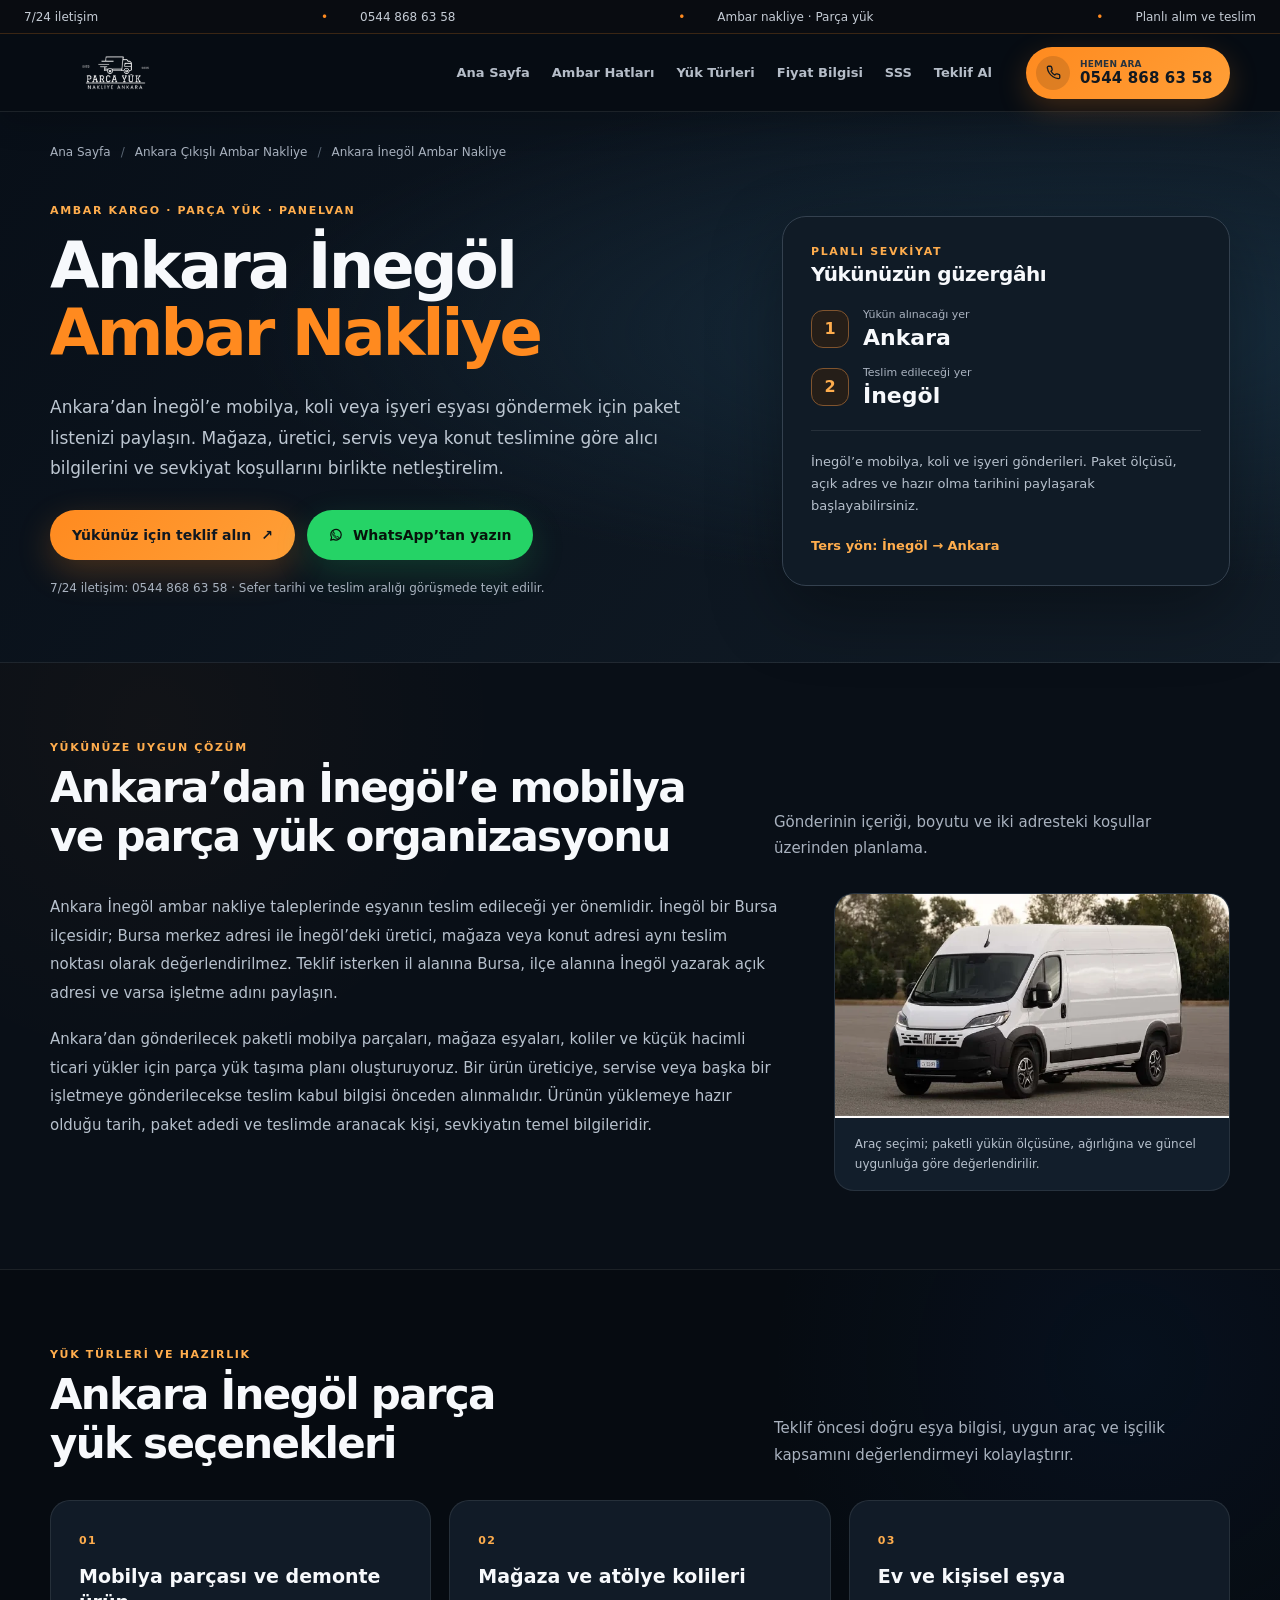
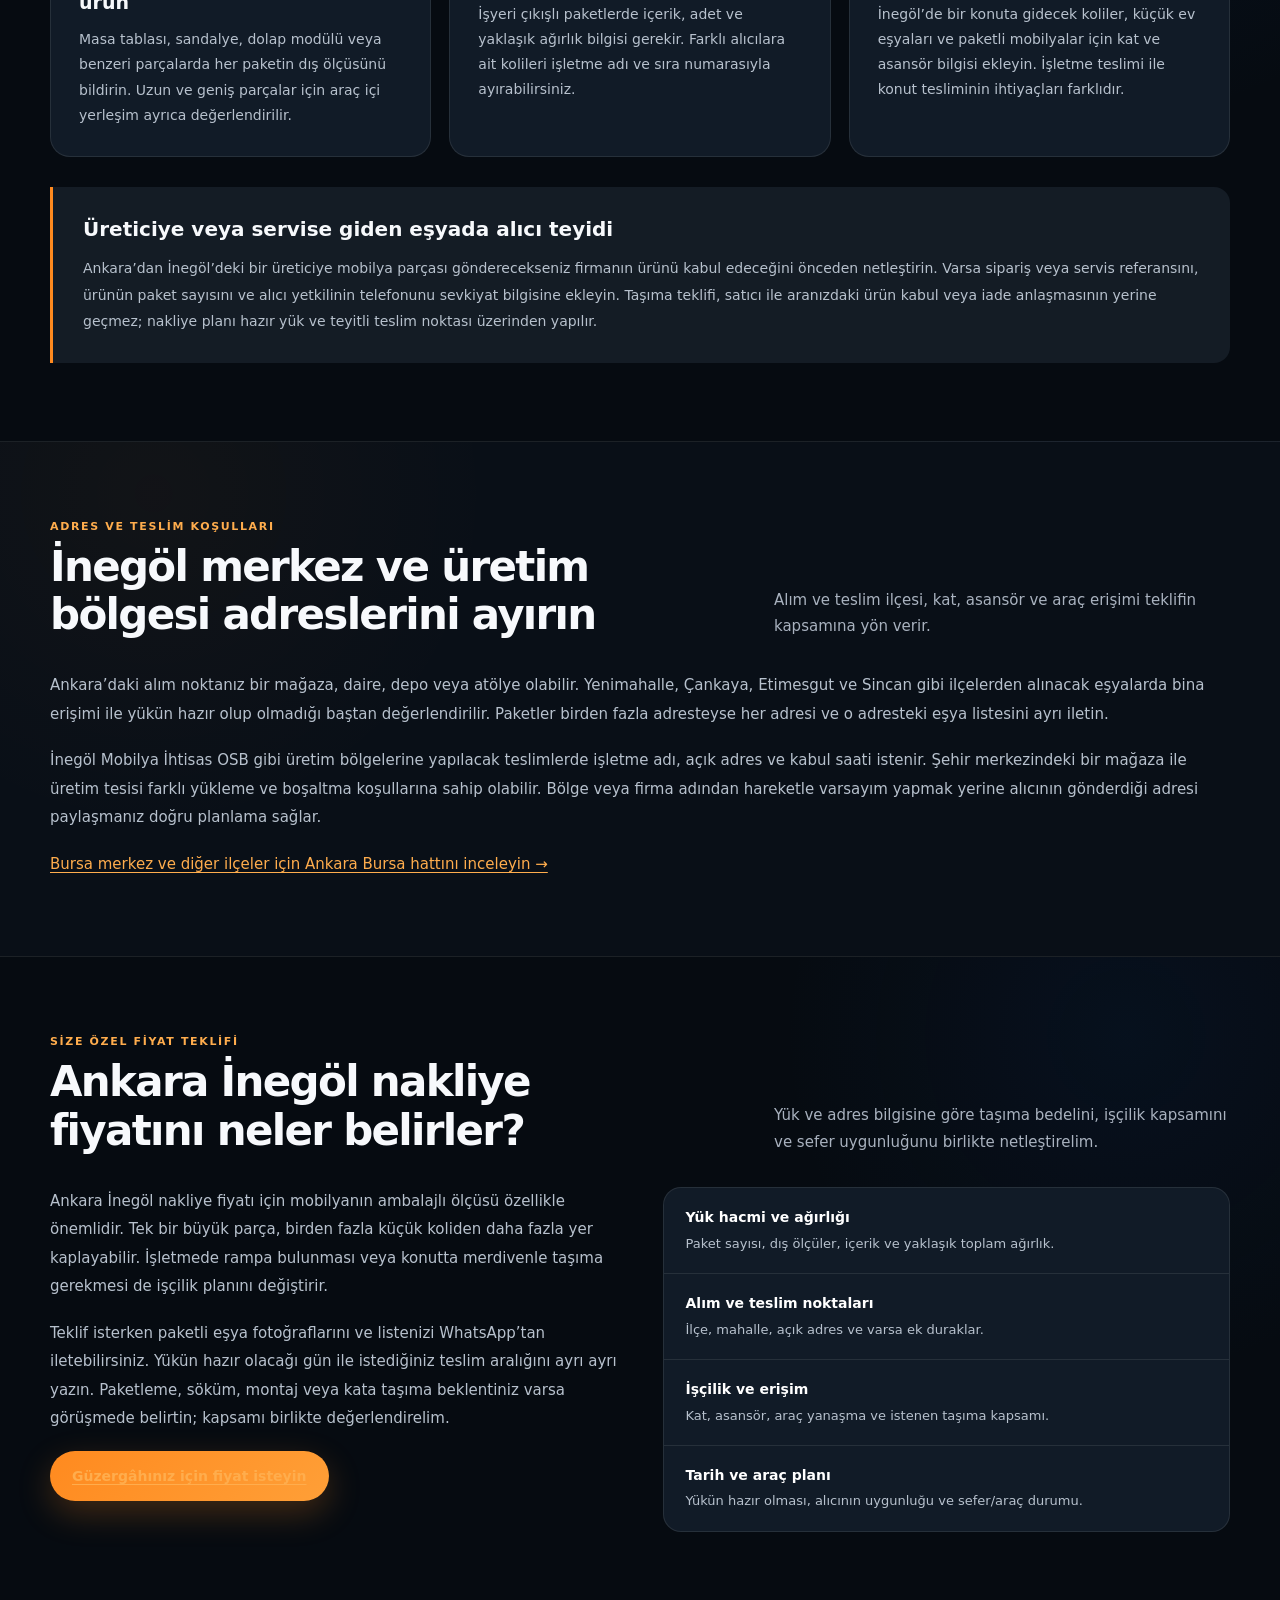
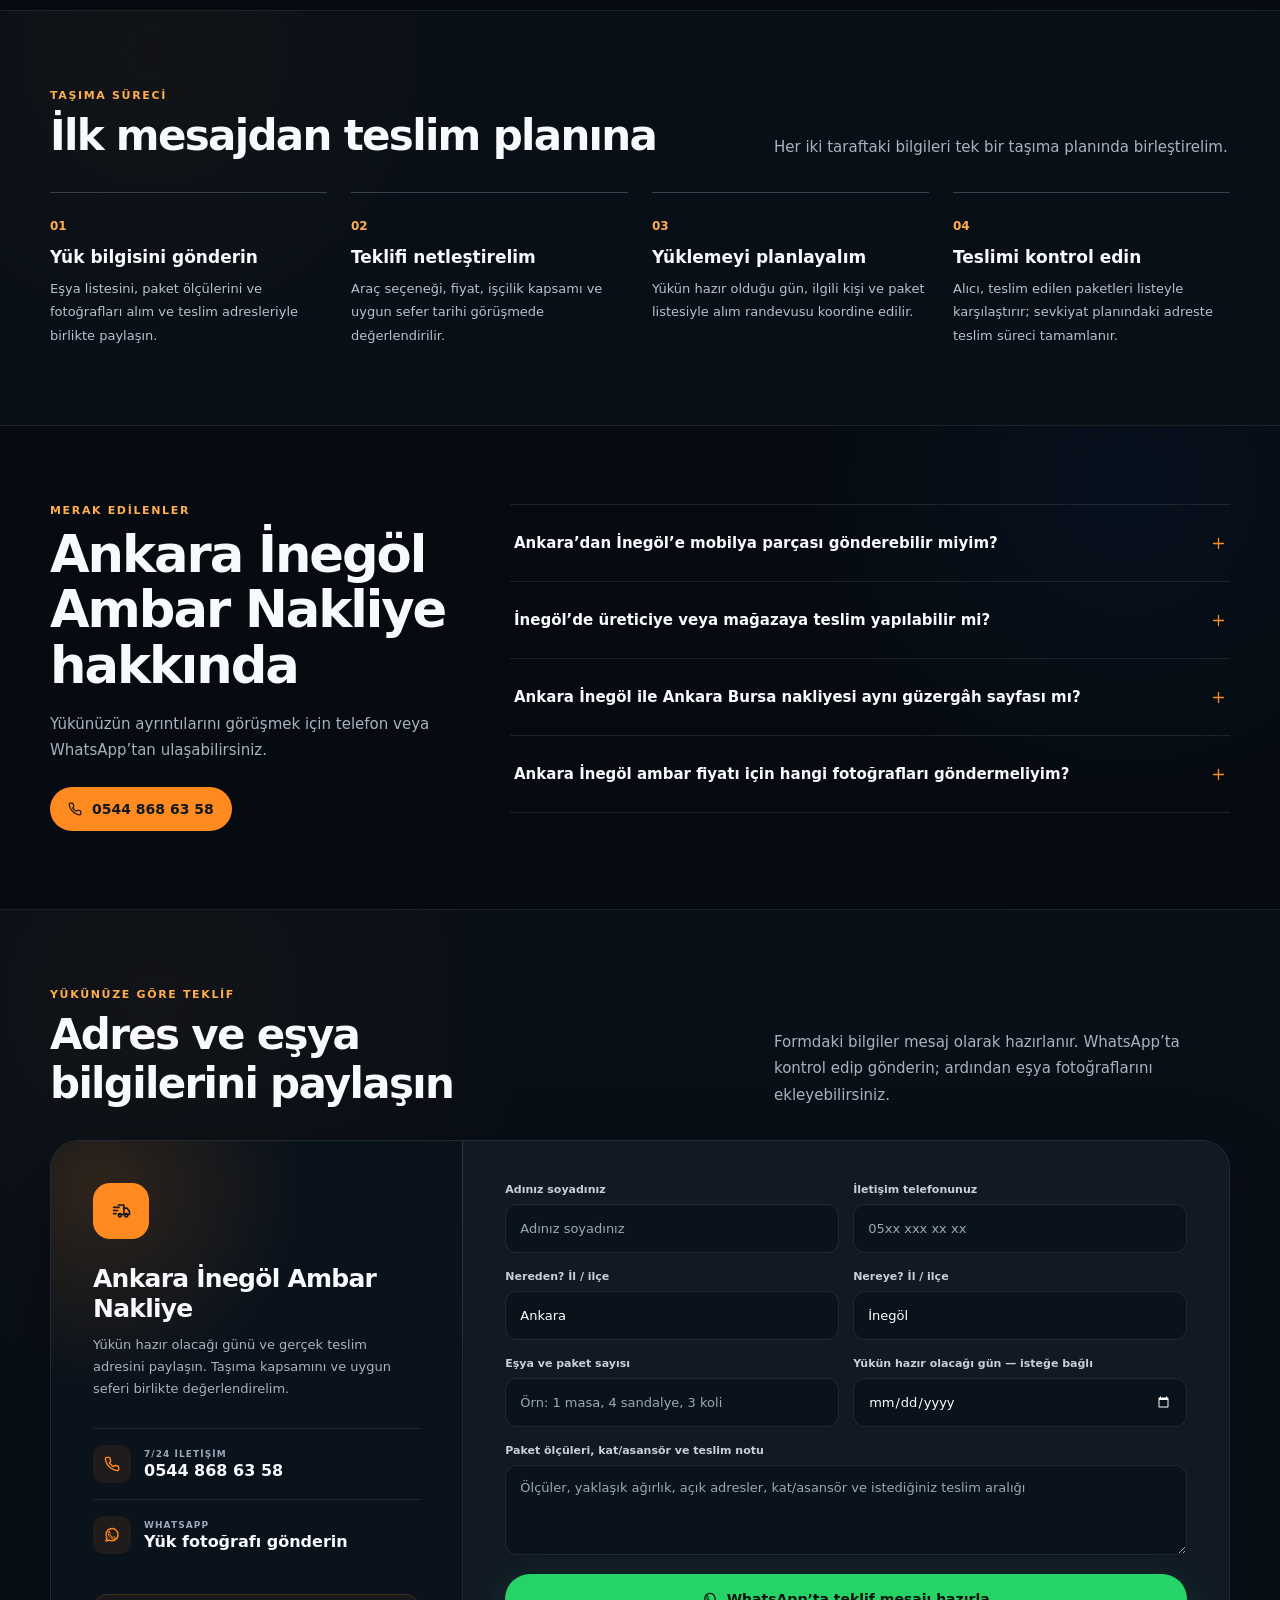
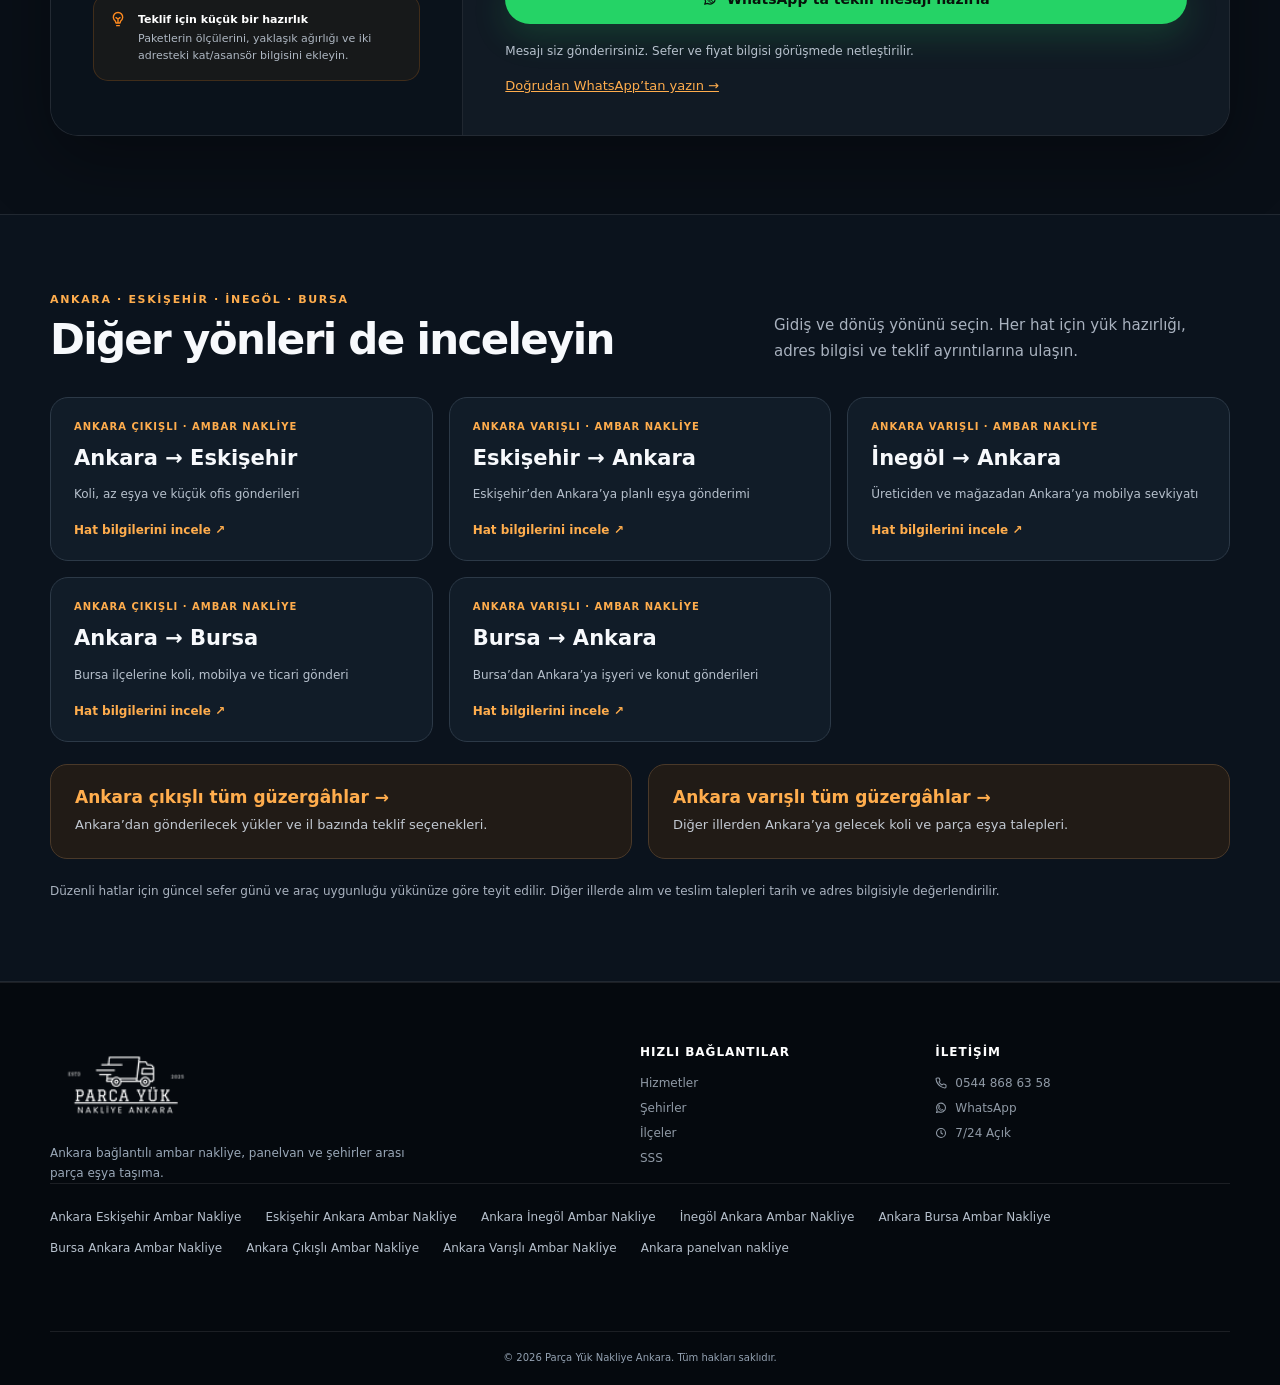
<file: ankara-inegol-ambar-nakliye.html>
<!doctype html>
<html lang="tr"><head>
  <meta charset="utf-8"><meta name="viewport" content="width=device-width, initial-scale=1">
  <title>Ankara İnegöl Ambar Nakliye | Koli ve Mobilya Taşıma</title>
  <meta name="description" content="Ankara İnegöl ambar nakliye ve parça yük taşıma. Mobilya, koli ve işyeri gönderilerinde paket ölçüsü, alım adresi ve tarih bilgisiyle fiyat teklifi alın.">
  <meta name="robots" content="index,follow,max-image-preview:large,max-snippet:-1,max-video-preview:-1">
  <meta name="theme-color" content="#080f18"><link rel="canonical" href="https://parcayuknakliyeankara.com/ankara-inegol-ambar-nakliye.html">
  <meta property="og:type" content="website"><meta property="og:locale" content="tr_TR">
  <meta property="og:site_name" content="Parça Yük Nakliye Ankara"><meta property="og:title" content="Ankara İnegöl Ambar Nakliye | Koli ve Mobilya Taşıma">
  <meta property="og:description" content="Ankara İnegöl ambar nakliye ve parça yük taşıma. Mobilya, koli ve işyeri gönderilerinde paket ölçüsü, alım adresi ve tarih bilgisiyle fiyat teklifi alın."><meta property="og:url" content="https://parcayuknakliyeankara.com/ankara-inegol-ambar-nakliye.html">
  <meta property="og:image" content="https://parcayuknakliyeankara.com/assets/img/optimized/panelvan-800.1cf2c7b042.webp">
  <meta property="og:image:alt" content="Şehirler arası parça eşya taşıması için panelvan araç">
  <meta name="twitter:card" content="summary_large_image"><meta name="twitter:title" content="Ankara İnegöl Ambar Nakliye | Koli ve Mobilya Taşıma">
  <meta name="twitter:description" content="Ankara İnegöl ambar nakliye ve parça yük taşıma. Mobilya, koli ve işyeri gönderilerinde paket ölçüsü, alım adresi ve tarih bilgisiyle fiyat teklifi alın.">
  <meta name="twitter:image" content="https://parcayuknakliyeankara.com/assets/img/optimized/panelvan-800.1cf2c7b042.webp">
  <style id="critical-styles">:root{--ink:#f7f9fc;--muted:#a9b2bf;--bg:#090f17;--bg-deep:#060b11;--card:#111a25;--card-2:#0d151f;--line:rgba(255,255,255,0.09);--orange:#ff8a1f;--orange-2:#ffad4d;--green:#25d366;--blue:#0f3d84;--shadow:0 24px 70px rgba(0,0,0,0.34)}*{box-sizing:border-box}html{scroll-behavior:smooth;scroll-padding-top:94px}body{margin:0;background:var(--bg);color:var(--ink);font-family:Inter,ui-sans-serif,system-ui,-apple-system,BlinkMacSystemFont,"Segoe UI",sans-serif;-webkit-font-smoothing:antialiased}button,input,textarea{font:inherit}a{color:inherit;text-decoration:none}button,input,textarea{border:0}img{display:block;max-width:100%}.container{width:min(1180px,calc(100% - 40px));margin:0 auto}.top-ticker{position:relative;z-index:31;height:34px;overflow:hidden;border-bottom:1px solid rgba(255,138,31,0.2);background:#090c11;color:#c5ccd5;font-size:12px}.ticker-track{width:min(1440px,100%);height:100%;margin:0 auto;padding:0 24px;display:flex;align-items:center;justify-content:space-between;white-space:nowrap}.ticker-track span{display:flex;align-items:center;gap:8px}.ticker-track span + span::before{content:"•";margin-right:24px;color:var(--orange)}.ticker-track i{color:var(--orange)}.site-header{position:sticky;top:0;z-index:30;height:78px;border-bottom:1px solid var(--line);background:rgba(7,13,20,0.96);box-shadow:0 10px 30px rgba(0,0,0,0.18);backdrop-filter:blur(18px)}.nav-wrap{height:100%;display:flex;align-items:center;gap:24px}.brand{width:130px;height:54px;display:grid;place-items:center;flex:0 0 auto;padding:5px 9px;border-radius:13px;filter:brightness(0) invert(1)}.brand img{width:112px;max-height:43px;object-fit:contain}.main-nav{margin-left:auto;display:flex;align-items:center;gap:2px}.main-nav a{padding:12px 10px;border-radius:10px;color:#b5bdc8;font-size:13px;font-weight:700;transition:color 160ms ease,background 160ms ease}.main-nav a:hover,.main-nav a:focus-visible{color:white;background:rgba(255,255,255,0.06)}.header-call{min-width:204px;padding:9px 16px 9px 10px;display:flex;align-items:center;gap:10px;border-radius:999px;background:linear-gradient(135deg,var(--orange),#ff9f37);color:#101821;font-size:15px;font-weight:900;letter-spacing:0.01em;box-shadow:0 10px 30px rgba(255,138,31,0.22);transition:transform 160ms ease,box-shadow 160ms ease}.header-call:hover{transform:translateY(-2px);box-shadow:0 14px 36px rgba(255,138,31,0.3)}.header-call small{display:block;color:rgba(16,24,33,0.68);font-size:9px;font-weight:800;text-transform:uppercase}.call-icon{width:34px;height:34px;display:grid;place-items:center;flex:0 0 auto;border-radius:50%;background:rgba(6,11,17,0.13)}.menu-toggle{display:none;width:42px;height:42px;border:1px solid var(--line);border-radius:10px;background:transparent;color:white;cursor:pointer}.hero{position:relative;min-height:690px;display:grid;align-items:center;overflow:hidden;border-bottom:1px solid var(--line);background:#07101a}.hero-media,.hero-shade{position:absolute;inset:0}.hero-media{background-image:none;background-size:cover;background-position:center;transform:scale(1.015)}.hero-shade{z-index:1;background:linear-gradient(90deg,rgba(3,9,16,0.97) 0%,rgba(3,9,16,0.88) 38%,rgba(3,9,16,0.49) 70%,rgba(3,9,16,0.73) 100%),linear-gradient(0deg,rgba(3,9,16,0.82) 0%,transparent 38%)}.hero::after{content:"";position:absolute;inset:0;z-index:1;opacity:0.16;pointer-events:none;background-image:radial-gradient(rgba(255,255,255,0.25) 0.6px,transparent 0.6px);background-size:5px 5px}.hero-grid{position:relative;z-index:2;padding:88px 0 94px;display:grid;grid-template-columns:minmax(0,1.28fr) minmax(350px,0.72fr);gap:74px;align-items:center}.eyebrow,.kicker{color:var(--orange);font-size:12px;font-weight:900;letter-spacing:0.19em;text-transform:uppercase}.eyebrow{width:max-content;max-width:100%;padding:9px 13px;display:flex;align-items:center;gap:8px;border:1px solid rgba(255,138,31,0.35);border-radius:999px;background:rgba(255,138,31,0.07);box-shadow:inset 0 0 24px rgba(255,138,31,0.05)}.hero h1{max-width:710px;margin:22px 0 18px;font-size:clamp(48px,5.8vw,78px);line-height:0.99;letter-spacing:-0.055em;text-wrap:balance}.hero h1 span{color:var(--orange)}.hero-copy>p{max-width:650px;margin:0;color:#bcc5d0;font-size:18px;line-height:1.75}.hero-actions,.urgent-actions{margin-top:30px;display:flex;flex-wrap:wrap;gap:12px}.btn{min-height:50px;padding:0 22px;display:inline-flex;align-items:center;justify-content:center;gap:10px;border-radius:999px;font-size:14px;font-weight:900;cursor:pointer;transition:transform 160ms ease,box-shadow 160ms ease,filter 160ms ease}.btn:hover{transform:translateY(-2px);filter:brightness(1.05)}.btn-primary{background:linear-gradient(135deg,var(--orange),#ff9f37);color:#101821;box-shadow:0 12px 34px rgba(255,138,31,0.24)}.btn-whatsapp{background:var(--green);color:#07130b;box-shadow:0 12px 34px rgba(37,211,102,0.18)}.hero-pills{margin-top:28px;display:flex;flex-wrap:wrap;gap:8px}.hero-pills span{padding:8px 11px;display:inline-flex;align-items:center;gap:7px;border:1px solid var(--line);border-radius:999px;background:rgba(12,22,34,0.68);color:#d2d8df;font-size:11px;font-weight:700;backdrop-filter:blur(10px)}.hero-pills i{color:var(--orange)}.hero-call-card{padding:30px;border:1px solid rgba(255,255,255,0.12);border-radius:28px;background:linear-gradient(145deg,rgba(16,26,38,0.95),rgba(8,15,23,0.93));box-shadow:var(--shadow),inset 0 1px rgba(255,255,255,0.05);backdrop-filter:blur(15px)}.hero-call-card ul{margin:22px 0 24px;padding:0;display:grid;gap:13px;list-style:none;color:#c0c8d2;font-size:13px}.hero-call-card li{display:flex;align-items:center;gap:10px}.hero-call-card li i{color:var(--orange)}.btn.full{width:100%}@media (max-width:1120px){.container{width:min(100% - 32px,1040px)}.main-nav a{padding-inline:7px;font-size:12px}.header-call{min-width:174px;padding-right:12px;font-size:13px}.hero-grid{grid-template-columns:1.2fr 0.8fr;gap:42px}}@media (max-width:920px){.top-ticker{display:none}.site-header{height:70px}.brand{width:106px}.brand img{width:98px}.menu-toggle{margin-left:auto;display:grid;place-items:center}.main-nav{position:absolute;top:70px;left:0;right:0;max-height:0;margin:0;padding:0 16px;overflow:hidden;display:grid;gap:2px;border-bottom:1px solid transparent;background:rgba(7,13,20,0.98);opacity:0;transform:translateY(-8px);transition:max-height 220ms ease,opacity 180ms ease,transform 180ms ease,padding 180ms ease}.main-nav.open{max-height:530px;padding-block:13px 18px;border-color:var(--line);opacity:1;transform:translateY(0)}.main-nav a{padding:12px;font-size:13px}.header-call{min-width:auto;padding:7px}.header-call>span:last-child{display:none}.hero{min-height:auto}.hero-grid{padding-block:74px;grid-template-columns:1fr;gap:34px}.hero-copy{max-width:720px}.hero-call-card{max-width:560px}}@media (max-width:620px){html{scroll-padding-top:74px}body{padding-bottom:68px}.container{width:min(100% - 28px,560px)}.site-header{height:64px}.brand{height:46px}.main-nav{top:64px}.header-call{display:none}.hero-media{background-image:none;background-position:center 38%}.hero-shade{background:linear-gradient(180deg,rgba(3,9,16,0.82) 0%,rgba(3,9,16,0.75) 28%,rgba(3,9,16,0.92) 67%,rgba(3,9,16,0.98) 100%),linear-gradient(90deg,rgba(3,9,16,0.46),rgba(3,9,16,0.64))}.hero-grid{padding-block:58px 54px}.eyebrow{font-size:9px;letter-spacing:0.12em}.hero h1{margin-top:18px;font-size:clamp(41px,13vw,57px)}.hero-copy>p{font-size:15px;line-height:1.7}.hero-actions,.urgent-actions{display:grid;grid-template-columns:1fr}.btn{width:100%}.hero-pills{display:grid;grid-template-columns:repeat(2,1fr)}.hero-pills span{justify-content:center;font-size:10px}.hero-call-card{padding:22px;border-radius:22px}}@media (prefers-reduced-motion:reduce){html{scroll-behavior:auto}*,*::before,*::after{scroll-behavior:auto !important;transition-duration:0.01ms !important;animation-duration:0.01ms !important;animation-iteration-count:1 !important}}.skip-link{position:fixed;top:-100px;left:16px;z-index:100;padding:12px 18px;border-radius:10px;background:#ff8a1f;color:#080f18;font-weight:800}.skip-link:focus{top:12px}.route-eyebrow{display:block;color:#ffad4d;font-size:11px;font-weight:850;letter-spacing:.15em;text-transform:uppercase}.route-hero{padding:30px 0 64px;border-bottom:1px solid var(--line);background:radial-gradient(ellipse at 85% 40%,#172d3e 0,transparent 55%),linear-gradient(130deg,#080f18,#111c27)}.route-breadcrumb{margin:0 0 40px;color:#a9b2bf;font-size:12px;line-height:1.8}.route-breadcrumb ol{padding:0;margin:0;list-style:none;display:flex;flex-wrap:wrap;gap:6px 10px}.route-breadcrumb li + li::before{content:'/';margin-right:10px;color:#596573}.route-breadcrumb a:hover{color:white;text-decoration:underline}.route-hero-grid{display:grid;grid-template-columns:minmax(0,1.2fr) minmax(0,.8fr);gap:60px;align-items:center}.route-hero h1{margin:16px 0 24px;font-size:clamp(38px,5.1vw,64px);line-height:1.06;font-weight:900;letter-spacing:-.045em;text-wrap:balance}.route-hero h1 span{display:block;color:var(--orange)}.route-lead{margin:0;max-width:640px;color:#bdc7d2;font-size:17px;line-height:1.8}.route-actions{display:flex;gap:12px;flex-wrap:wrap;margin-top:26px}.route-contact-note{margin:18px 0 0;color:#a9b2bf;font-size:12px;line-height:1.7}.route-plan{padding:28px;border:1px solid #34414f;border-radius:24px;background:#101b26;box-shadow:var(--shadow)}.route-plan h2{margin:4px 0 22px;font-size:20px;letter-spacing:-.02em}.route-stops{display:grid;gap:16px;margin:0;padding:0;list-style:none}.route-stops li{display:flex;align-items:center;gap:14px}.route-stops li>span{display:grid;place-items:center;width:38px;height:38px;flex:0 0 38px;border:1px solid #80542e;border-radius:12px;background:#251e18;color:#ffad4d;font-weight:900}.route-stops small{display:block;margin-bottom:4px;color:#a9b2bf;font-size:11px}.route-stops strong{font-size:22px}.route-plan p{padding-top:20px;margin:22px 0 18px;border-top:1px solid var(--line);font-size:13px;line-height:1.7;color:#b6c0cc}.route-text-link{color:#ffad4d;font-weight:800;font-size:13px;line-height:1.6}.route-text-link:hover{text-decoration:underline}@media (max-width:920px){.route-hero-grid,.route-intro-grid,.route-price-grid{grid-template-columns:minmax(0,1fr);gap:30px}.route-hero h1{max-width:700px}.route-plan{max-width:100%}.route-stops{grid-template-columns:repeat(2,minmax(0,1fr))}}@media (max-width:620px){.route-hero{padding:22px 0 42px}.route-breadcrumb{margin-bottom:28px;font-size:11px}.route-hero h1{font-size:clamp(34px,9vw,48px)}.route-lead{font-size:15px}.route-actions{display:grid;grid-template-columns:minmax(0,1fr)}.route-plan{padding:22px;border-radius:19px}.route-stops{grid-template-columns:minmax(0,1fr)}}.skip-link{position:fixed;top:-120px;left:16px;z-index:100;padding:12px 18px;background:#ff8a1f;color:#080f18;border-radius:10px;font-weight:800}.skip-link:focus{top:12px}.header-call small{color:#27333e}@media(prefers-reduced-motion:reduce){html{scroll-behavior:auto}*,*::before,*::after{transition:none!important;animation:none!important}}:where(i[class*="fa-"]){display:inline-flex;align-items:center;justify-content:center;width:1em;height:1em;line-height:1;vertical-align:-.125em;font-style:normal;flex-shrink:0}:where(i[class*="fa-"])::before{content:"";display:block;width:1em;height:1em;flex-shrink:0;background-color:currentColor;-webkit-mask:var(--site-icon) center/contain no-repeat;mask:var(--site-icon) center/contain no-repeat}.fa-bars{--site-icon:url("data:image/svg+xml,%3Csvg%20xmlns%3D%22http%3A%2F%2Fwww.w3.org%2F2000%2Fsvg%22%20viewBox%3D%220%200%2024%2024%22%20fill%3D%22none%22%20stroke%3D%22black%22%20stroke-width%3D%222.1%22%20stroke-linecap%3D%22round%22%20stroke-linejoin%3D%22round%22%3E%3Cpath%20d%3D%22M4%206h16M4%2012h16M4%2018h16%22%2F%3E%3C%2Fsvg%3E")}.fa-chevron-down{--site-icon:url("data:image/svg+xml,%3Csvg%20xmlns%3D%22http%3A%2F%2Fwww.w3.org%2F2000%2Fsvg%22%20viewBox%3D%220%200%2024%2024%22%20fill%3D%22none%22%20stroke%3D%22black%22%20stroke-width%3D%222.1%22%20stroke-linecap%3D%22round%22%20stroke-linejoin%3D%22round%22%3E%3Cpath%20d%3D%22m6%209%206%206%206-6%22%2F%3E%3C%2Fsvg%3E")}.fa-chevron-up{--site-icon:url("data:image/svg+xml,%3Csvg%20xmlns%3D%22http%3A%2F%2Fwww.w3.org%2F2000%2Fsvg%22%20viewBox%3D%220%200%2024%2024%22%20fill%3D%22none%22%20stroke%3D%22black%22%20stroke-width%3D%222.1%22%20stroke-linecap%3D%22round%22%20stroke-linejoin%3D%22round%22%3E%3Cpath%20d%3D%22m6%2015%206-6%206%206%22%2F%3E%3C%2Fsvg%3E")}.fa-clock{--site-icon:url("data:image/svg+xml,%3Csvg%20xmlns%3D%22http%3A%2F%2Fwww.w3.org%2F2000%2Fsvg%22%20viewBox%3D%220%200%2024%2024%22%20fill%3D%22none%22%20stroke%3D%22black%22%20stroke-width%3D%222.1%22%20stroke-linecap%3D%22round%22%20stroke-linejoin%3D%22round%22%3E%3Ccircle%20cx%3D%2212%22%20cy%3D%2212%22%20r%3D%229%22%2F%3E%3Cpath%20d%3D%22M12%207v5l3%202%22%2F%3E%3C%2Fsvg%3E")}.fa-lightbulb{--site-icon:url("data:image/svg+xml,%3Csvg%20xmlns%3D%22http%3A%2F%2Fwww.w3.org%2F2000%2Fsvg%22%20viewBox%3D%220%200%2024%2024%22%20fill%3D%22none%22%20stroke%3D%22black%22%20stroke-width%3D%222.1%22%20stroke-linecap%3D%22round%22%20stroke-linejoin%3D%22round%22%3E%3Cpath%20d%3D%22M9%2018h6m-5%204h4M8%2015a7%207%200%201%201%208%200l-1%203H9l-1-3zM12%2018v-6m-3-2%203%202%203-2%22%2F%3E%3C%2Fsvg%3E")}.fa-phone{--site-icon:url("data:image/svg+xml,%3Csvg%20xmlns%3D%22http%3A%2F%2Fwww.w3.org%2F2000%2Fsvg%22%20viewBox%3D%220%200%2024%2024%22%20fill%3D%22none%22%20stroke%3D%22black%22%20stroke-width%3D%222.1%22%20stroke-linecap%3D%22round%22%20stroke-linejoin%3D%22round%22%3E%3Cpath%20d%3D%22M22%2016.9v3a2%202%200%200%201-2.2%202%2019.8%2019.8%200%200%201-8.6-3.1%2019.5%2019.5%200%200%201-6-6A19.8%2019.8%200%200%201%202.1%204.2%202%202%200%200%201%204.1%202h3a2%202%200%200%201%202%201.7c.1%201%20.4%202%20.7%202.9a2%202%200%200%201-.5%202.1L8%2010a16%2016%200%200%200%206%206l1.3-1.3a2%202%200%200%201%202.1-.5c.9.3%201.9.6%202.9.7a2%202%200%200%201%201.7%202z%22%2F%3E%3C%2Fsvg%3E")}.fa-plus{--site-icon:url("data:image/svg+xml,%3Csvg%20xmlns%3D%22http%3A%2F%2Fwww.w3.org%2F2000%2Fsvg%22%20viewBox%3D%220%200%2024%2024%22%20fill%3D%22none%22%20stroke%3D%22black%22%20stroke-width%3D%222.1%22%20stroke-linecap%3D%22round%22%20stroke-linejoin%3D%22round%22%3E%3Cpath%20d%3D%22M12%204v16M4%2012h16%22%2F%3E%3C%2Fsvg%3E")}.fa-truck-fast{--site-icon:url("data:image/svg+xml,%3Csvg%20xmlns%3D%22http%3A%2F%2Fwww.w3.org%2F2000%2Fsvg%22%20viewBox%3D%220%200%2024%2024%22%20fill%3D%22none%22%20stroke%3D%22black%22%20stroke-width%3D%222.1%22%20stroke-linecap%3D%22round%22%20stroke-linejoin%3D%22round%22%3E%3Cpath%20d%3D%22M8%205h7v12H8m7-8h4l3%204v4h-7M2%208h7M2%2012h5M2%2016h3%22%2F%3E%3Ccircle%20cx%3D%2210%22%20cy%3D%2218%22%20r%3D%222%22%2F%3E%3Ccircle%20cx%3D%2218%22%20cy%3D%2218%22%20r%3D%222%22%2F%3E%3C%2Fsvg%3E")}.fa-whatsapp{--site-icon:url("data:image/svg+xml,%3Csvg%20xmlns%3D%22http%3A%2F%2Fwww.w3.org%2F2000%2Fsvg%22%20viewBox%3D%220%200%2024%2024%22%20fill%3D%22none%22%20stroke%3D%22black%22%20stroke-width%3D%222.1%22%20stroke-linecap%3D%22round%22%20stroke-linejoin%3D%22round%22%3E%3Cpath%20d%3D%22M21%2011.5a9%209%200%200%201-13.3%208L3%2021l1.5-4.7A9%209%200%201%201%2021%2011.5z%22%2F%3E%3Cpath%20d%3D%22m8%207%201.5%203-1%201c1.1%202%202.5%203.4%204.5%204.5l1-1%203%201.5c0%202-2%202.5-3.5%202C9%2016%206%2013%206.5%209.5%206.5%208%207%207%208%207z%22%20stroke-width%3D%221.5%22%2F%3E%3C%2Fsvg%3E")}.fa-xmark{--site-icon:url("data:image/svg+xml,%3Csvg%20xmlns%3D%22http%3A%2F%2Fwww.w3.org%2F2000%2Fsvg%22%20viewBox%3D%220%200%2024%2024%22%20fill%3D%22none%22%20stroke%3D%22black%22%20stroke-width%3D%222.1%22%20stroke-linecap%3D%22round%22%20stroke-linejoin%3D%22round%22%3E%3Cpath%20d%3D%22m6%206%2012%2012M18%206%206%2018%22%2F%3E%3C%2Fsvg%3E")}</style><link rel="preload" href="assets/css/app.d99d6fbcf3.css" as="style" onload="this.onload=null;this.rel='stylesheet'"><noscript><link rel="stylesheet" href="assets/css/app.d99d6fbcf3.css"></noscript><script type="application/ld+json">{"@context":"https://schema.org","@graph":[{"@type":"WebSite","@id":"https://parcayuknakliyeankara.com/#website","url":"https://parcayuknakliyeankara.com/","name":"Parça Yük Nakliye Ankara","inLanguage":"tr-TR"},{"@type":"MovingCompany","@id":"https://parcayuknakliyeankara.com/#business","name":"Parça Yük Nakliye Ankara","url":"https://parcayuknakliyeankara.com/","telephone":"+905448686358","logo":"https://parcayuknakliyeankara.com/assets/img/logof.png","image":"https://parcayuknakliyeankara.com/assets/img/optimized/panelvan-800.1cf2c7b042.webp","address":{"@type":"PostalAddress","addressLocality":"Ankara","addressCountry":"TR"},"areaServed":{"@type":"Country","name":"Türkiye"},"openingHours":"Mo-Su 00:00-23:59"},{"@type":"Service","@id":"https://parcayuknakliyeankara.com/ankara-inegol-ambar-nakliye.html#service","name":"Ankara İnegöl Ambar Nakliye","serviceType":"Ambar nakliye ve parça yük taşıma","description":"Ankara İnegöl ambar nakliye ve parça yük taşıma. Mobilya, koli ve işyeri gönderilerinde paket ölçüsü, alım adresi ve tarih bilgisiyle fiyat teklifi alın.","url":"https://parcayuknakliyeankara.com/ankara-inegol-ambar-nakliye.html","provider":{"@id":"https://parcayuknakliyeankara.com/#business"},"areaServed":[{"@type":"City","name":"Ankara"},{"@type":"AdministrativeArea","name":"İnegöl"}]},{"@type":"WebPage","@id":"https://parcayuknakliyeankara.com/ankara-inegol-ambar-nakliye.html#webpage","url":"https://parcayuknakliyeankara.com/ankara-inegol-ambar-nakliye.html","name":"Ankara İnegöl Ambar Nakliye | Koli ve Mobilya Taşıma","description":"Ankara İnegöl ambar nakliye ve parça yük taşıma. Mobilya, koli ve işyeri gönderilerinde paket ölçüsü, alım adresi ve tarih bilgisiyle fiyat teklifi alın.","inLanguage":"tr-TR","isPartOf":{"@id":"https://parcayuknakliyeankara.com/#website"},"about":{"@id":"https://parcayuknakliyeankara.com/ankara-inegol-ambar-nakliye.html#service"},"breadcrumb":{"@id":"https://parcayuknakliyeankara.com/ankara-inegol-ambar-nakliye.html#breadcrumb"},"dateModified":"2026-10-16","primaryImageOfPage":{"@type":"ImageObject","url":"https://parcayuknakliyeankara.com/assets/img/optimized/panelvan-800.1cf2c7b042.webp"}},{"@type":"BreadcrumbList","@id":"https://parcayuknakliyeankara.com/ankara-inegol-ambar-nakliye.html#breadcrumb","itemListElement":[{"@type":"ListItem","position":1,"name":"Ana Sayfa","item":"https://parcayuknakliyeankara.com/"},{"@type":"ListItem","position":2,"name":"Ankara Çıkışlı Ambar Nakliye","item":"https://parcayuknakliyeankara.com/ankara-cikisli-ambar-nakliye.html"},{"@type":"ListItem","position":3,"name":"Ankara İnegöl Ambar Nakliye","item":"https://parcayuknakliyeankara.com/ankara-inegol-ambar-nakliye.html"}]}]}</script>
<script>
(function(){
  var started=false,timer;
  window.dataLayer=window.dataLayer||[];
  window.gtag=window.gtag||function(){window.dataLayer.push(arguments);};
  window.gtag('js',new Date());
  window.gtag('config','AW-17874354293');
  function load(){
    if(started)return;
    started=true;window.clearTimeout(timer);
    var s=document.createElement('script');s.async=true;s.fetchPriority='low';
    s.src='https://www.googletagmanager.com/gtag/js?id=AW-17874354293';
    document.head.appendChild(s);
    ['pointerdown','keydown','touchstart'].forEach(function(type){window.removeEventListener(type,load);});
  }
  window.ensureGoogleTag=load;
  ['pointerdown','keydown','touchstart'].forEach(function(type){window.addEventListener(type,load,{once:true,passive:true});});
  timer=window.setTimeout(load,2000);
  function idle(){if(window.requestIdleCallback)window.requestIdleCallback(load,{timeout:1000});else window.setTimeout(load,0);}
  function paint(){if(window.requestAnimationFrame)window.requestAnimationFrame(function(){window.requestAnimationFrame(idle);});else idle();}
  if(document.readyState==='loading')document.addEventListener('DOMContentLoaded',paint,{once:true});else paint();
})();
</script><link rel="icon" href="favicon.ico" type="image/x-icon" sizes="16x16 32x32 48x48 64x64"><link rel="icon" href="favicon-96x96.png" type="image/png" sizes="96x96"><link rel="apple-touch-icon" href="apple-touch-icon.png" type="image/png" sizes="180x180"><link rel="manifest" href="site.webmanifest" type="application/manifest+json"></head><body class="route-page"><a class="skip-link" href="#icerik" title="İçeriğe geç">İçeriğe geç</a><div class="top-ticker" aria-label="Hizmet bilgileri"><div class="ticker-track"><span>7/24 iletişim</span><span>0544 868 63 58</span><span>Ambar nakliye · Parça yük</span><span>Planlı alım ve teslim</span></div></div><header class="site-header">
      <div class="container nav-wrap"><a class="brand" href="index.html" aria-label="Parça Yük Nakliye Ankara ana sayfa" title="Parça Yük Nakliye Ankara | Panelvan Araç ile Eşya Taşıma"><img src="assets/img/optimized/brand-logo-256.827dabd50d.webp" alt="Parça Yük Nakliye Ankara" width="256" height="128" loading="eager" fetchpriority="auto" decoding="async" srcset="assets/img/optimized/brand-logo-128.70cbc92bc9.webp 128w, assets/img/optimized/brand-logo-256.827dabd50d.webp 256w" sizes="(max-width: 920px) 98px, 112px"></a><button id="menuToggle" class="menu-toggle" type="button" aria-label="Menüyü aç veya kapat" aria-expanded="false" aria-controls="mainNav"><i class="fa-solid fa-bars" aria-hidden="true"></i></button>
        <nav id="mainNav" class="main-nav" aria-label="Ana menü">
        <a href="index.html" title="Parça Yük Nakliye Ankara | Panelvan Araç ile Eşya Taşıma">Ana Sayfa</a><a href="#ambar-hatlari" title="Ambar Hatları">Ambar Hatları</a>
        <a href="#yukler" title="Yük Türleri">Yük Türleri</a><a href="#fiyat" title="Fiyat Bilgisi">Fiyat Bilgisi</a>
        <a href="#faq" title="SSS">SSS</a><a href="#teklif" title="Teklif Al">Teklif Al</a></nav><a class="header-call" href="tel:05448686358" title="0544 868 63 58 numarasını arayın"><span class="call-icon"><i class="fa-solid fa-phone" aria-hidden="true"></i></span><span><small>Hemen Ara</small>0544 868 63
            58</span></a>
      </div>
    </header><main id="icerik" tabindex="-1"><section class="route-hero"><div class="container">
      <nav class="route-breadcrumb" aria-label="Sayfa yolu"><ol><li><a href="index.html" title="Parça Yük Nakliye Ankara | Panelvan Araç ile Eşya Taşıma">Ana Sayfa</a></li><li><a href="ankara-cikisli-ambar-nakliye.html" title="Ankara Çıkışlı Ambar Nakliye | Şehirler Arası Parça Yük">Ankara Çıkışlı Ambar Nakliye</a></li><li aria-current="page">Ankara İnegöl Ambar Nakliye</li></ol></nav>
      <div class="route-hero-grid"><div><span class="route-eyebrow">Ambar kargo · Parça yük · Panelvan</span>
      <h1>Ankara İnegöl<span>Ambar Nakliye</span></h1><p class="route-lead">Ankara’dan İnegöl’e mobilya, koli veya işyeri eşyası göndermek için paket listenizi paylaşın. Mağaza, üretici, servis veya konut teslimine göre alıcı bilgilerini ve sevkiyat koşullarını birlikte netleştirelim.</p>
      <div class="route-actions"><a class="btn btn-primary" href="#teklif" title="Yükünüz için teklif alın ↗">Yükünüz için teklif alın <span aria-hidden="true">↗</span></a>
      <a class="btn btn-whatsapp" href="https://wa.me/905448686358?text=Merhaba%2C%20Par%C3%A7a%20Y%C3%BCk%20Nakliye%20Ankara%20i%C3%A7in%20ta%C5%9F%C4%B1ma%20teklifi%20istiyorum.%0A%0ANereden%3A%20Ankara%0ANereye%3A%20%C4%B0neg%C3%B6l%0AY%C3%BCk%20%2F%20paket%20adedi%3A%0APaket%20%C3%B6l%C3%A7%C3%BCleri%20%2F%20yakla%C5%9F%C4%B1k%20a%C4%9F%C4%B1rl%C4%B1k%3A%0AY%C3%BCk%C3%BCn%20haz%C4%B1r%20oldu%C4%9Fu%20tarih%3A%0AKat%20%2F%20asans%C3%B6r%3A%0A" target="_blank" rel="nofollow noopener noreferrer" title="Ankara → İnegöl için WhatsApp teklifi"><i class="fa-brands fa-whatsapp" aria-hidden="true"></i> WhatsApp’tan yazın</a></div>
      <p class="route-contact-note">7/24 iletişim: <a href="tel:+905448686358" title="0544 868 63 58 numarasını arayın">0544 868 63 58</a> · Sefer tarihi ve teslim aralığı görüşmede teyit edilir.</p></div>
      <aside class="route-plan" aria-label="Taşıma yönü"><span class="route-eyebrow">Planlı sevkiyat</span><h2>Yükünüzün güzergâhı</h2>
      <ol class="route-stops"><li><span aria-hidden="true">1</span><div><small>Yükün alınacağı yer</small><strong>Ankara</strong></div></li>
      <li><span aria-hidden="true">2</span><div><small>Teslim edileceği yer</small><strong>İnegöl</strong></div></li></ol>
      <p>İnegöl’e mobilya, koli ve işyeri gönderileri. Paket ölçüsü, açık adres ve hazır olma tarihini paylaşarak başlayabilirsiniz.</p>
      <a class="route-text-link" href="inegol-ankara-ambar-nakliye.html" title="İnegöl Ankara Ambar Nakliye | Mobilya ve Parça Yük">Ters yön: İnegöl → Ankara</a></aside></div></div></section><section class="section section-dark" aria-labelledby="introTitle"><div class="container">
      <div class="section-heading"><div><span class="route-eyebrow">Yükünüze uygun çözüm</span><h2 id="introTitle">Ankara’dan İnegöl’e mobilya ve parça yük organizasyonu</h2></div>
      <p>Gönderinin içeriği, boyutu ve iki adresteki koşullar üzerinden planlama.</p></div>
      <div class="route-intro-grid"><div class="route-prose"><p>Ankara İnegöl ambar nakliye taleplerinde eşyanın teslim edileceği yer önemlidir. İnegöl bir Bursa ilçesidir; Bursa merkez adresi ile İnegöl’deki üretici, mağaza veya konut adresi aynı teslim noktası olarak değerlendirilmez. Teklif isterken il alanına Bursa, ilçe alanına İnegöl yazarak açık adresi ve varsa işletme adını paylaşın.</p><p>Ankara’dan gönderilecek paketli mobilya parçaları, mağaza eşyaları, koliler ve küçük hacimli ticari yükler için parça yük taşıma planı oluşturuyoruz. Bir ürün üreticiye, servise veya başka bir işletmeye gönderilecekse teslim kabul bilgisi önceden alınmalıdır. Ürünün yüklemeye hazır olduğu tarih, paket adedi ve teslimde aranacak kişi, sevkiyatın temel bilgileridir.</p></div>
      <figure class="route-photo"><img src="assets/img/optimized/panelvan-640.7cc16808ba.webp" alt="Şehirler arası parça eşya taşıması için panelvan araç" width="640" height="363" loading="lazy" decoding="async" srcset="assets/img/optimized/panelvan-360.cb55ec29d7.webp 360w, assets/img/optimized/panelvan-640.7cc16808ba.webp 640w, assets/img/optimized/panelvan-800.1cf2c7b042.webp 800w" sizes="(max-width: 620px) calc(100vw - 28px), 520px" fetchpriority="low">
      <figcaption>Araç seçimi; paketli yükün ölçüsüne, ağırlığına ve güncel uygunluğa göre değerlendirilir.</figcaption></figure></div></div></section><section id="yukler" class="section section-deep" aria-labelledby="loadsTitle"><div class="container">
      <div class="section-heading"><div><span class="route-eyebrow">Yük türleri ve hazırlık</span><h2 id="loadsTitle">Ankara İnegöl parça yük seçenekleri</h2></div>
      <p>Teklif öncesi doğru eşya bilgisi, uygun araç ve işçilik kapsamını değerlendirmeyi kolaylaştırır.</p></div>
      <div class="route-card-grid"><article class="route-info-card"><span>01</span><h3>Mobilya parçası ve demonte ürün</h3><p>Masa tablası, sandalye, dolap modülü veya benzeri parçalarda her paketin dış ölçüsünü bildirin. Uzun ve geniş parçalar için araç içi yerleşim ayrıca değerlendirilir.</p></article><article class="route-info-card"><span>02</span><h3>Mağaza ve atölye kolileri</h3><p>İşyeri çıkışlı paketlerde içerik, adet ve yaklaşık ağırlık bilgisi gerekir. Farklı alıcılara ait kolileri işletme adı ve sıra numarasıyla ayırabilirsiniz.</p></article><article class="route-info-card"><span>03</span><h3>Ev ve kişisel eşya</h3><p>İnegöl’de bir konuta gidecek koliler, küçük ev eşyaları ve paketli mobilyalar için kat ve asansör bilgisi ekleyin. İşletme teslimi ile konut tesliminin ihtiyaçları farklıdır.</p></article></div><div class="route-note"><h3>Üreticiye veya servise giden eşyada alıcı teyidi</h3><p>Ankara’dan İnegöl’deki bir üreticiye mobilya parçası gönderecekseniz firmanın ürünü kabul edeceğini önceden netleştirin. Varsa sipariş veya servis referansını, ürünün paket sayısını ve alıcı yetkilinin telefonunu sevkiyat bilgisine ekleyin. Taşıma teklifi, satıcı ile aranızdaki ürün kabul veya iade anlaşmasının yerine geçmez; nakliye planı hazır yük ve teyitli teslim noktası üzerinden yapılır.</p></div>
      </div></section><section class="section section-dark" aria-labelledby="localTitle"><div class="container">
      <div class="section-heading"><div><span class="route-eyebrow">Adres ve teslim koşulları</span><h2 id="localTitle">İnegöl merkez ve üretim bölgesi adreslerini ayırın</h2></div>
      <p>Alım ve teslim ilçesi, kat, asansör ve araç erişimi teklifin kapsamına yön verir.</p></div>
      <div class="route-prose"><p>Ankara’daki alım noktanız bir mağaza, daire, depo veya atölye olabilir. Yenimahalle, Çankaya, Etimesgut ve Sincan gibi ilçelerden alınacak eşyalarda bina erişimi ile yükün hazır olup olmadığı baştan değerlendirilir. Paketler birden fazla adresteyse her adresi ve o adresteki eşya listesini ayrı iletin.</p><p>İnegöl Mobilya İhtisas OSB gibi üretim bölgelerine yapılacak teslimlerde işletme adı, açık adres ve kabul saati istenir. Şehir merkezindeki bir mağaza ile üretim tesisi farklı yükleme ve boşaltma koşullarına sahip olabilir. Bölge veya firma adından hareketle varsayım yapmak yerine alıcının gönderdiği adresi paylaşmanız doğru planlama sağlar.</p><p><a href="ankara-bursa-ambar-nakliye.html" title="Ankara Bursa Ambar Nakliye | Parsiyel ve Parça Yük">Bursa merkez ve diğer ilçeler için Ankara Bursa hattını inceleyin →</a></p></div></div></section><section id="fiyat" class="section section-deep" aria-labelledby="priceTitle"><div class="container">
      <div class="section-heading"><div><span class="route-eyebrow">Size özel fiyat teklifi</span><h2 id="priceTitle">Ankara İnegöl nakliye fiyatını neler belirler?</h2></div>
      <p>Yük ve adres bilgisine göre taşıma bedelini, işçilik kapsamını ve sefer uygunluğunu birlikte netleştirelim.</p></div>
      <div class="route-price-grid"><div class="route-prose"><p>Ankara İnegöl nakliye fiyatı için mobilyanın ambalajlı ölçüsü özellikle önemlidir. Tek bir büyük parça, birden fazla küçük koliden daha fazla yer kaplayabilir. İşletmede rampa bulunması veya konutta merdivenle taşıma gerekmesi de işçilik planını değiştirir.</p>
      <p>Teklif isterken paketli eşya fotoğraflarını ve listenizi WhatsApp’tan iletebilirsiniz. Yükün hazır olacağı gün ile istediğiniz teslim aralığını ayrı ayrı yazın. Paketleme, söküm, montaj veya kata taşıma beklentiniz varsa görüşmede belirtin; kapsamı birlikte değerlendirelim.</p>
      <a class="btn btn-primary" href="#teklif" title="Güzergâhınız için fiyat isteyin">Güzergâhınız için fiyat isteyin</a></div>
      <ul class="route-checklist"><li><strong>Yük hacmi ve ağırlığı</strong>Paket sayısı, dış ölçüler, içerik ve yaklaşık toplam ağırlık.</li>
      <li><strong>Alım ve teslim noktaları</strong>İlçe, mahalle, açık adres ve varsa ek duraklar.</li>
      <li><strong>İşçilik ve erişim</strong>Kat, asansör, araç yanaşma ve istenen taşıma kapsamı.</li>
      <li><strong>Tarih ve araç planı</strong>Yükün hazır olması, alıcının uygunluğu ve sefer/araç durumu.</li></ul></div></div></section><section class="section section-dark" aria-labelledby="processTitle"><div class="container"><div class="section-heading">
      <div><span class="route-eyebrow">Taşıma süreci</span><h2 id="processTitle">İlk mesajdan teslim planına</h2></div><p>Her iki taraftaki bilgileri tek bir taşıma planında birleştirelim.</p></div>
      <ol class="route-process"><li><span>01</span><h3>Yük bilgisini gönderin</h3><p>Eşya listesini, paket ölçülerini ve fotoğrafları alım ve teslim adresleriyle birlikte paylaşın.</p></li><li><span>02</span><h3>Teklifi netleştirelim</h3><p>Araç seçeneği, fiyat, işçilik kapsamı ve uygun sefer tarihi görüşmede değerlendirilir.</p></li><li><span>03</span><h3>Yüklemeyi planlayalım</h3><p>Yükün hazır olduğu gün, ilgili kişi ve paket listesiyle alım randevusu koordine edilir.</p></li><li><span>04</span><h3>Teslimi kontrol edin</h3><p>Alıcı, teslim edilen paketleri listeyle karşılaştırır; sevkiyat planındaki adreste teslim süreci tamamlanır.</p></li></ol></div></section><section id="faq" class="section section-deep faq-section" aria-labelledby="faqTitle"><div class="container faq-layout">
      <div class="faq-intro"><span class="route-eyebrow">Merak edilenler</span><h2 id="faqTitle">Ankara İnegöl Ambar Nakliye hakkında</h2>
      <p>Yükünüzün ayrıntılarını görüşmek için telefon veya WhatsApp’tan ulaşabilirsiniz.</p>
      <a href="tel:+905448686358" title="0544 868 63 58 numarasını arayın"><i class="fa-solid fa-phone" aria-hidden="true"></i> 0544 868 63 58</a></div><div class="faq-list"><details><summary>Ankara’dan İnegöl’e mobilya parçası gönderebilir miyim?<i class="fa-solid fa-plus" aria-hidden="true"></i></summary><p>Paketli mobilya parçası ve demonte ürünler için teklif isteyebilirsiniz. Paket ölçüleri, toplam adet ve varsa kırılabilir yüzey bilgisi incelenerek araç uygunluğu değerlendirilir.</p></details><details><summary>İnegöl’de üreticiye veya mağazaya teslim yapılabilir mi?<i class="fa-solid fa-plus" aria-hidden="true"></i></summary><p>İşletme adı, açık adres, teslim kabul saati ve ilgili kişinin telefonu paylaşılarak teslim planı değerlendirilebilir. Alıcının ürünü kabul edeceğini önceden teyit etmeniz gerekir.</p></details><details><summary>Ankara İnegöl ile Ankara Bursa nakliyesi aynı güzergâh sayfası mı?<i class="fa-solid fa-plus" aria-hidden="true"></i></summary><p>İnegöl, Bursa’ya bağlı bir ilçedir ve bu sayfa doğrudan İnegöl teslimlerini ele alır. Bursa merkez veya başka bir Bursa ilçesi için Ankara Bursa sayfasından bilgi alabilirsiniz.</p></details><details><summary>Ankara İnegöl ambar fiyatı için hangi fotoğrafları göndermeliyim?<i class="fa-solid fa-plus" aria-hidden="true"></i></summary><p>Ürünün tamamını, mevcut ambalajını ve varsa sökülebilir parçalarını gösteren fotoğraflar faydalıdır. Her paketin ölçüsünü, yaklaşık ağırlığını ve adres bilgilerini de ekleyin.</p></details></div></div></section><section id="teklif" class="section section-dark contact-section" aria-labelledby="quoteTitle"><div class="container">
      <div class="section-heading"><div><span class="route-eyebrow">Yükünüze göre teklif</span><h2 id="quoteTitle">Adres ve eşya bilgilerini paylaşın</h2></div>
      <p>Formdaki bilgiler mesaj olarak hazırlanır. WhatsApp’ta kontrol edip gönderin; ardından eşya fotoğraflarını ekleyebilirsiniz.</p></div>
      <div class="contact-layout"><aside class="contact-info"><div class="contact-icon"><i class="fa-solid fa-truck-fast" aria-hidden="true"></i></div>
      <h3>Ankara İnegöl Ambar Nakliye</h3><p>Yükün hazır olacağı günü ve gerçek teslim adresini paylaşın. Taşıma kapsamını ve uygun seferi birlikte değerlendirelim.</p>
      <a class="contact-line" href="tel:+905448686358" title="0544 868 63 58 numarasını arayın"><i class="fa-solid fa-phone" aria-hidden="true"></i><span><small>7/24 İLETİŞİM</small>0544 868 63 58</span></a>
      <a class="contact-line" href="https://wa.me/905448686358?text=Merhaba%2C%20Par%C3%A7a%20Y%C3%BCk%20Nakliye%20Ankara%20i%C3%A7in%20ta%C5%9F%C4%B1ma%20teklifi%20istiyorum.%0A%0ANereden%3A%20Ankara%0ANereye%3A%20%C4%B0neg%C3%B6l%0AY%C3%BCk%20%2F%20paket%20adedi%3A%0APaket%20%C3%B6l%C3%A7%C3%BCleri%20%2F%20yakla%C5%9F%C4%B1k%20a%C4%9F%C4%B1rl%C4%B1k%3A%0AY%C3%BCk%C3%BCn%20haz%C4%B1r%20oldu%C4%9Fu%20tarih%3A%0AKat%20%2F%20asans%C3%B6r%3A%0A" target="_blank" rel="nofollow noopener noreferrer" title="Ankara → İnegöl için WhatsApp teklifi"><i class="fa-brands fa-whatsapp" aria-hidden="true"></i><span><small>WHATSAPP</small>Yük fotoğrafı gönderin</span></a>
      <div class="contact-tip"><i class="fa-regular fa-lightbulb" aria-hidden="true"></i><span><b>Teklif için küçük bir hazırlık</b>Paketlerin ölçülerini, yaklaşık ağırlığı ve iki adresteki kat/asansör bilgisini ekleyin.</span></div></aside>
      <form id="quoteWhatsAppForm" class="quote-form" action="https://wa.me/905448686358" method="get" target="_blank" rel="noopener noreferrer" data-service="Ankara İnegöl Ambar Nakliye">
      <div class="form-row"><label for="quoteName"><span>Adınız soyadınız</span><input id="quoteName" name="name" autocomplete="name" required placeholder="Adınız soyadınız"></label>
      <label for="quotePhone"><span>İletişim telefonunuz</span><input id="quotePhone" name="phone" type="tel" inputmode="tel" autocomplete="tel" required placeholder="05xx xxx xx xx"></label></div>
      <div class="form-row"><label for="quoteFrom"><span>Nereden? İl / ilçe</span><input id="quoteFrom" name="from" required value="Ankara" placeholder="Alım ili ve ilçesi"></label>
      <label for="quoteTo"><span>Nereye? İl / ilçe</span><input id="quoteTo" name="to" required value="İnegöl" placeholder="Teslim ili ve ilçesi"></label></div>
      <div class="form-row"><label for="quoteLoad"><span>Eşya ve paket sayısı</span><input id="quoteLoad" name="load" required placeholder="Örn: 1 masa, 4 sandalye, 3 koli"></label>
      <label for="quoteDate"><span>Yükün hazır olacağı gün — isteğe bağlı</span><input id="quoteDate" name="date" type="date"></label></div>
      <label for="quoteNote"><span>Paket ölçüleri, kat/asansör ve teslim notu</span><textarea id="quoteNote" name="note" rows="4" placeholder="Ölçüler, yaklaşık ağırlık, açık adresler, kat/asansör ve istediğiniz teslim aralığı"></textarea></label>
      <button class="btn btn-whatsapp form-submit" type="submit"><i class="fa-brands fa-whatsapp" aria-hidden="true"></i> WhatsApp’ta teklif mesajı hazırla</button>
      <p class="route-form-note">Mesajı siz gönderirsiniz. Sefer ve fiyat bilgisi görüşmede netleştirilir.</p>
      <a class="route-form-fallback" href="https://wa.me/905448686358?text=Merhaba%2C%20Par%C3%A7a%20Y%C3%BCk%20Nakliye%20Ankara%20i%C3%A7in%20ta%C5%9F%C4%B1ma%20teklifi%20istiyorum.%0A%0ANereden%3A%20Ankara%0ANereye%3A%20%C4%B0neg%C3%B6l%0AY%C3%BCk%20%2F%20paket%20adedi%3A%0APaket%20%C3%B6l%C3%A7%C3%BCleri%20%2F%20yakla%C5%9F%C4%B1k%20a%C4%9F%C4%B1rl%C4%B1k%3A%0AY%C3%BCk%C3%BCn%20haz%C4%B1r%20oldu%C4%9Fu%20tarih%3A%0AKat%20%2F%20asans%C3%B6r%3A%0A" target="_blank" rel="nofollow noopener noreferrer" title="Ankara → İnegöl için WhatsApp teklifi">Doğrudan WhatsApp’tan yazın →</a>
      </form></div></div></section><section id="ambar-hatlari" class="section route-directory" aria-labelledby="routeDirectoryTitle">
      <div class="container"><div class="section-heading"><div><span class="route-eyebrow">Ankara · Eskişehir · İnegöl · Bursa</span>
      <h2 id="routeDirectoryTitle">Diğer yönleri de inceleyin</h2></div><p>Gidiş ve dönüş yönünü seçin. Her hat için yük hazırlığı, adres bilgisi ve teklif ayrıntılarına ulaşın.</p></div>
      <div class="route-link-grid"><a class="route-link-card" href="ankara-eskisehir-ambar-nakliye.html" title="Ankara Eskişehir Ambar Nakliye | Parça Yük ve Kargo">
      <small>Ankara çıkışlı · Ambar nakliye</small>
      <strong>Ankara <span aria-hidden="true">→</span> Eskişehir</strong>
      <span>Koli, az eşya ve küçük ofis gönderileri</span><em>Hat bilgilerini incele <span aria-hidden="true">↗</span></em></a><a class="route-link-card" href="eskisehir-ankara-ambar-nakliye.html" title="Eskişehir Ankara Ambar Nakliye | Parça Eşya Taşıma">
      <small>Ankara varışlı · Ambar nakliye</small>
      <strong>Eskişehir <span aria-hidden="true">→</span> Ankara</strong>
      <span>Eskişehir’den Ankara’ya planlı eşya gönderimi</span><em>Hat bilgilerini incele <span aria-hidden="true">↗</span></em></a><a class="route-link-card" href="inegol-ankara-ambar-nakliye.html" title="İnegöl Ankara Ambar Nakliye | Mobilya ve Parça Yük">
      <small>Ankara varışlı · Ambar nakliye</small>
      <strong>İnegöl <span aria-hidden="true">→</span> Ankara</strong>
      <span>Üreticiden ve mağazadan Ankara’ya mobilya sevkiyatı</span><em>Hat bilgilerini incele <span aria-hidden="true">↗</span></em></a><a class="route-link-card" href="ankara-bursa-ambar-nakliye.html" title="Ankara Bursa Ambar Nakliye | Parsiyel ve Parça Yük">
      <small>Ankara çıkışlı · Ambar nakliye</small>
      <strong>Ankara <span aria-hidden="true">→</span> Bursa</strong>
      <span>Bursa ilçelerine koli, mobilya ve ticari gönderi</span><em>Hat bilgilerini incele <span aria-hidden="true">↗</span></em></a><a class="route-link-card" href="bursa-ankara-ambar-nakliye.html" title="Bursa Ankara Ambar Nakliye | Koli ve Parça Eşya">
      <small>Ankara varışlı · Ambar nakliye</small>
      <strong>Bursa <span aria-hidden="true">→</span> Ankara</strong>
      <span>Bursa’dan Ankara’ya işyeri ve konut gönderileri</span><em>Hat bilgilerini incele <span aria-hidden="true">↗</span></em></a></div>
      <div class="route-hub-links">
      <a href="ankara-cikisli-ambar-nakliye.html" title="Ankara Çıkışlı Ambar Nakliye | Şehirler Arası Parça Yük"><strong>Ankara çıkışlı tüm güzergâhlar →</strong><span>Ankara’dan gönderilecek yükler ve il bazında teklif seçenekleri.</span></a>
      <a href="ankara-varisli-ambar-nakliye.html" title="Ankara Varışlı Ambar Nakliye | Ankara’ya Parça Yük"><strong>Ankara varışlı tüm güzergâhlar →</strong><span>Diğer illerden Ankara’ya gelecek koli ve parça eşya talepleri.</span></a>
    </div>
      <p class="route-directory-note">Düzenli hatlar için güncel sefer günü ve araç uygunluğu yükünüze göre teyit edilir. Diğer illerde alım ve teslim talepleri tarih ve adres bilgisiyle değerlendirilir.</p>
      </div></section></main><footer class="site-footer">
      <div class="container footer-grid">
        <div class="footer-brand"><img src="assets/img/optimized/brand-logo-256.827dabd50d.webp" alt="Parça Yük Nakliye Ankara" width="256" height="128" loading="lazy" decoding="async" srcset="assets/img/optimized/brand-logo-128.70cbc92bc9.webp 128w, assets/img/optimized/brand-logo-256.827dabd50d.webp 256w" sizes="(max-width: 920px) 98px, 112px" fetchpriority="low">
          <p>Ankara bağlantılı ambar nakliye, panelvan ve şehirler arası parça eşya taşıma.</p>
        </div>
        <div>
          <h3>Hızlı Bağlantılar</h3><a href="index.html#services" title="Parça Yük Nakliye Ankara | Panelvan Araç ile Eşya Taşıma">Hizmetler</a><a href="index.html#sehirler" title="Parça Yük Nakliye Ankara | Panelvan Araç ile Eşya Taşıma">Şehirler</a><a href="index.html#ilceler" title="Parça Yük Nakliye Ankara | Panelvan Araç ile Eşya Taşıma">İlçeler</a><a href="index.html#faq" title="Parça Yük Nakliye Ankara | Panelvan Araç ile Eşya Taşıma">SSS</a>
        </div>
        <div>
          <h3>İletişim</h3><a href="tel:05448686358" title="0544 868 63 58 numarasını arayın"><i class="fa-solid fa-phone" aria-hidden="true"></i> 0544 868 63 58</a><a href="https://wa.me/905448686358?text=Merhaba%2C%20Par%C3%A7a%20Y%C3%BCk%20Nakliye%20Ankara'dan%20teklif%20almak%20istiyorum.%0A%0ANereden%20%E2%86%92%20Nereye%3A%0AY%C3%BCk%3A%0ATarih%3A" target="_blank" rel="nofollow noopener noreferrer" title="WhatsApp üzerinden taşıma teklifi isteyin"><i class="fa-brands fa-whatsapp" aria-hidden="true"></i> WhatsApp</a><span><i class="fa-solid fa-clock" aria-hidden="true"></i> 7/24 Açık</span>
        </div>
      </div>
      <nav class="container route-footer-links" aria-label="Ambar nakliye sayfaları"><a href="ankara-eskisehir-ambar-nakliye.html" title="Ankara Eskişehir Ambar Nakliye | Parça Yük ve Kargo">Ankara Eskişehir Ambar Nakliye</a><a href="eskisehir-ankara-ambar-nakliye.html" title="Eskişehir Ankara Ambar Nakliye | Parça Eşya Taşıma">Eskişehir Ankara Ambar Nakliye</a><a href="ankara-inegol-ambar-nakliye.html" title="Ankara İnegöl Ambar Nakliye | Koli ve Mobilya Taşıma">Ankara İnegöl Ambar Nakliye</a><a href="inegol-ankara-ambar-nakliye.html" title="İnegöl Ankara Ambar Nakliye | Mobilya ve Parça Yük">İnegöl Ankara Ambar Nakliye</a><a href="ankara-bursa-ambar-nakliye.html" title="Ankara Bursa Ambar Nakliye | Parsiyel ve Parça Yük">Ankara Bursa Ambar Nakliye</a><a href="bursa-ankara-ambar-nakliye.html" title="Bursa Ankara Ambar Nakliye | Koli ve Parça Eşya">Bursa Ankara Ambar Nakliye</a><a href="ankara-cikisli-ambar-nakliye.html" title="Ankara Çıkışlı Ambar Nakliye | Şehirler Arası Parça Yük">Ankara Çıkışlı Ambar Nakliye</a><a href="ankara-varisli-ambar-nakliye.html" title="Ankara Varışlı Ambar Nakliye | Ankara’ya Parça Yük">Ankara Varışlı Ambar Nakliye</a><a href="ankara-panelvan-nakliye.html" title="Ankara Panelvan Nakliye | Parça Eşya, 1+1 Ev ve Ofis Taşıma">Ankara panelvan nakliye</a></nav><div class="container copyright">© 2026 Parça Yük Nakliye Ankara. Tüm hakları saklıdır.</div>
    </footer><div class="mobile-actions"><a href="tel:+905448686358" title="0544 868 63 58 numarasını arayın"><i class="fa-solid fa-phone" aria-hidden="true"></i> Hemen Ara</a>
      <a href="https://wa.me/905448686358?text=Merhaba%2C%20Par%C3%A7a%20Y%C3%BCk%20Nakliye%20Ankara%20i%C3%A7in%20ta%C5%9F%C4%B1ma%20teklifi%20istiyorum.%0A%0ANereden%3A%20Ankara%0ANereye%3A%20%C4%B0neg%C3%B6l%0AY%C3%BCk%20%2F%20paket%20adedi%3A%0APaket%20%C3%B6l%C3%A7%C3%BCleri%20%2F%20yakla%C5%9F%C4%B1k%20a%C4%9F%C4%B1rl%C4%B1k%3A%0AY%C3%BCk%C3%BCn%20haz%C4%B1r%20oldu%C4%9Fu%20tarih%3A%0AKat%20%2F%20asans%C3%B6r%3A%0A" target="_blank" rel="nofollow noopener noreferrer" title="Ankara → İnegöl için WhatsApp teklifi"><i class="fa-brands fa-whatsapp" aria-hidden="true"></i> WhatsApp</a></div><script src="assets/js/site.js" defer></script><script src="assets/js/routes.js" defer></script></body></html>
</file>
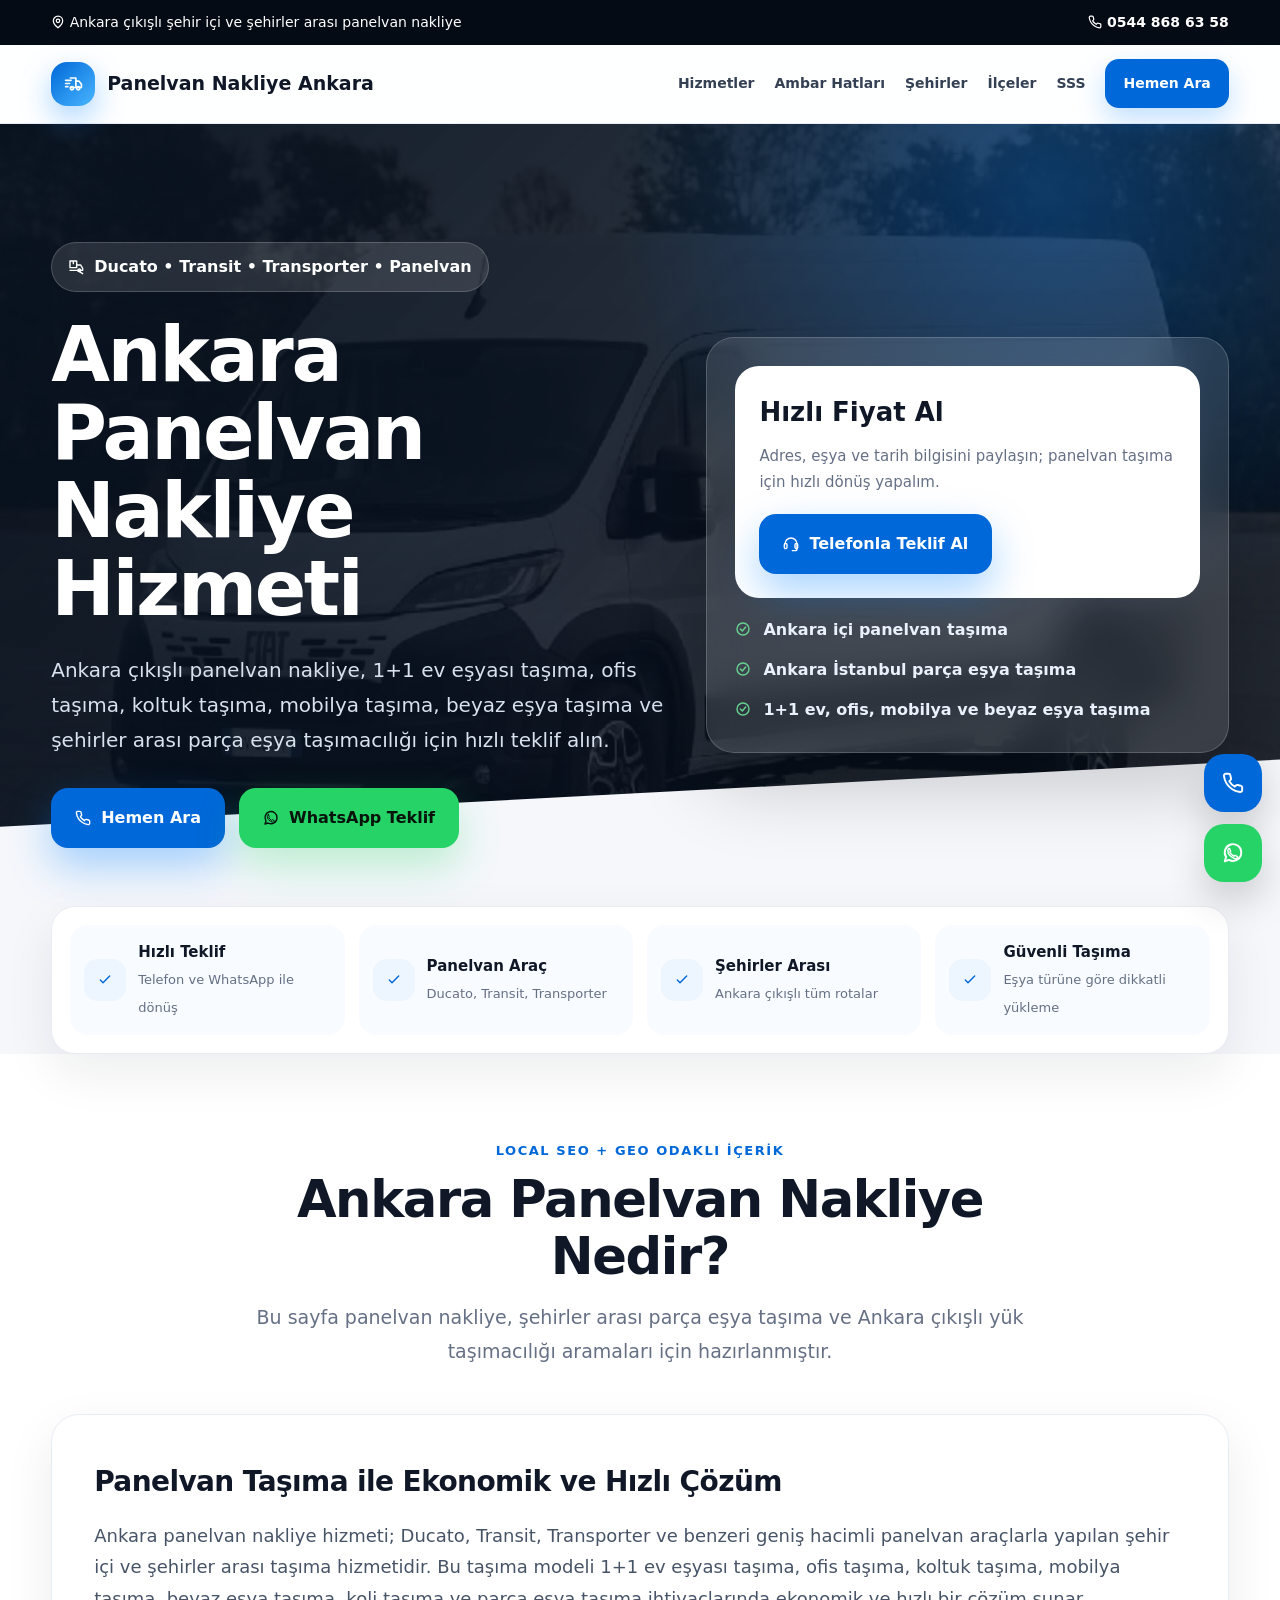
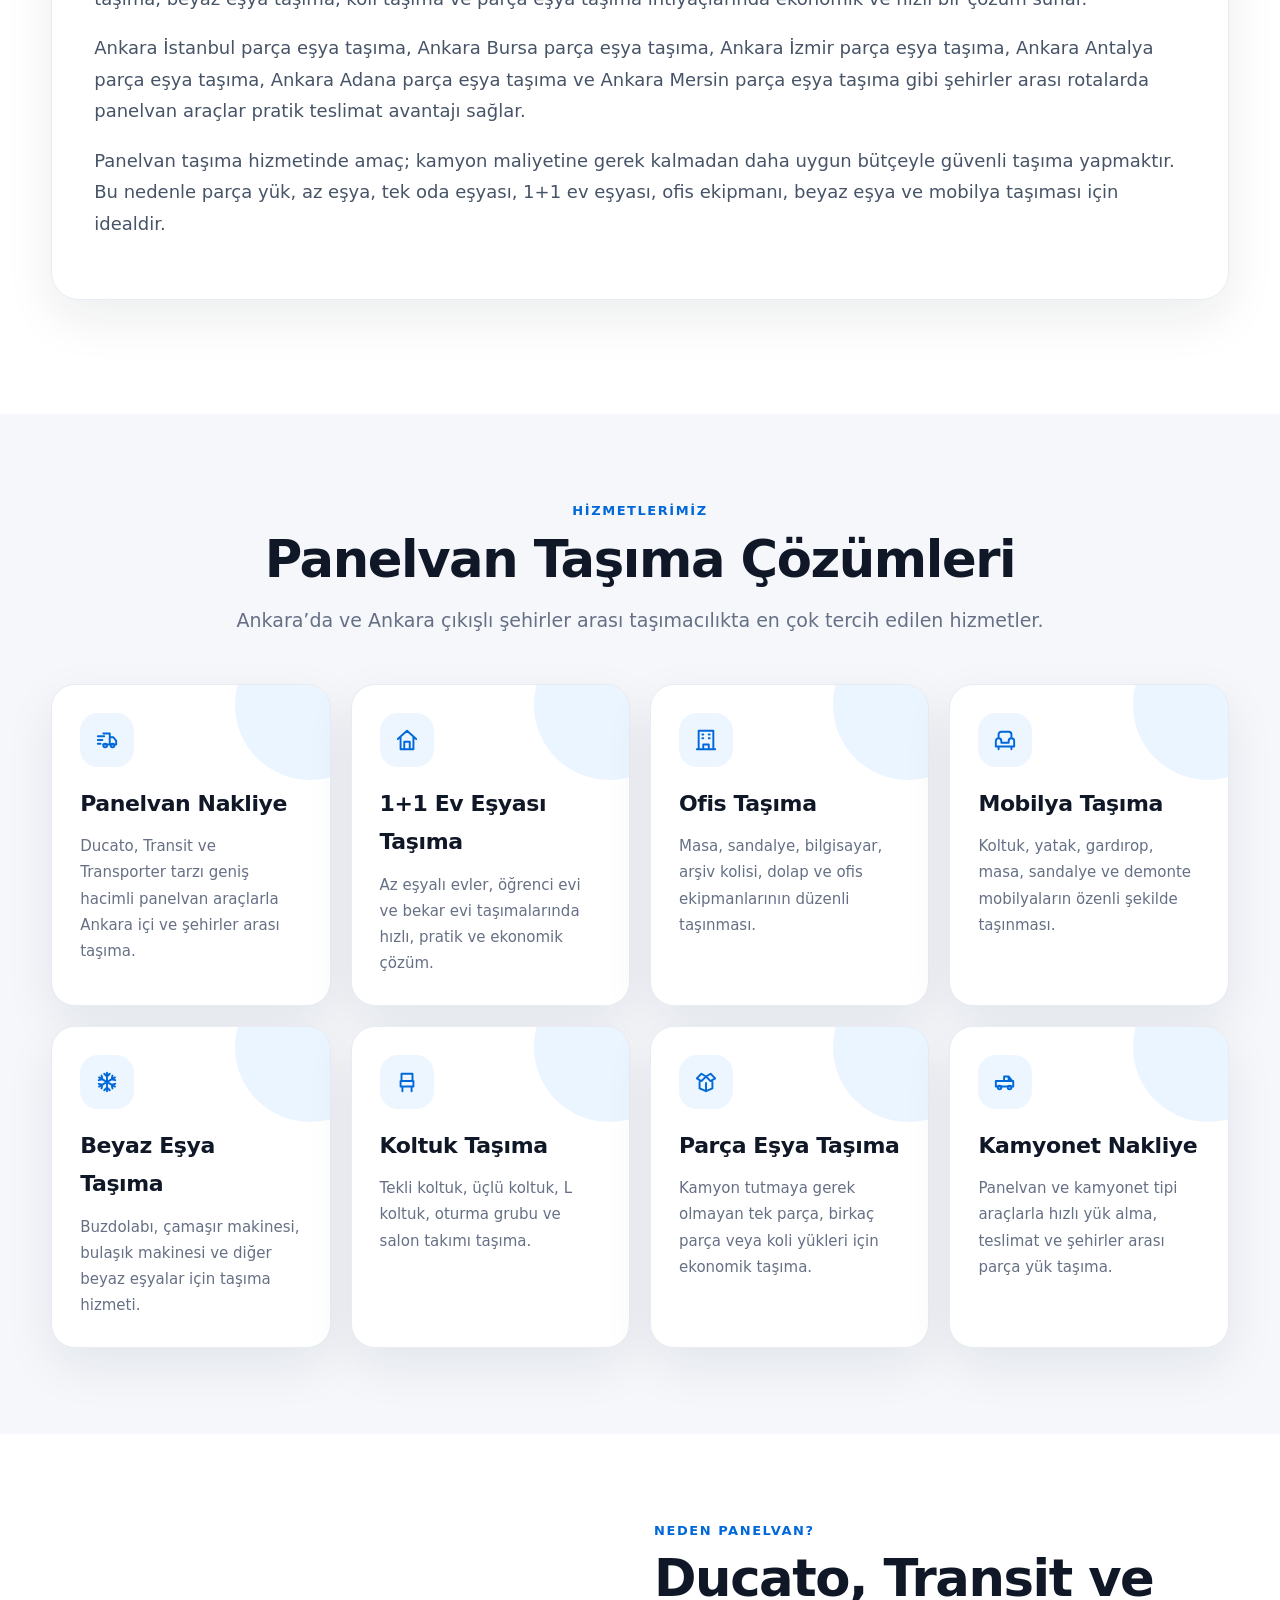
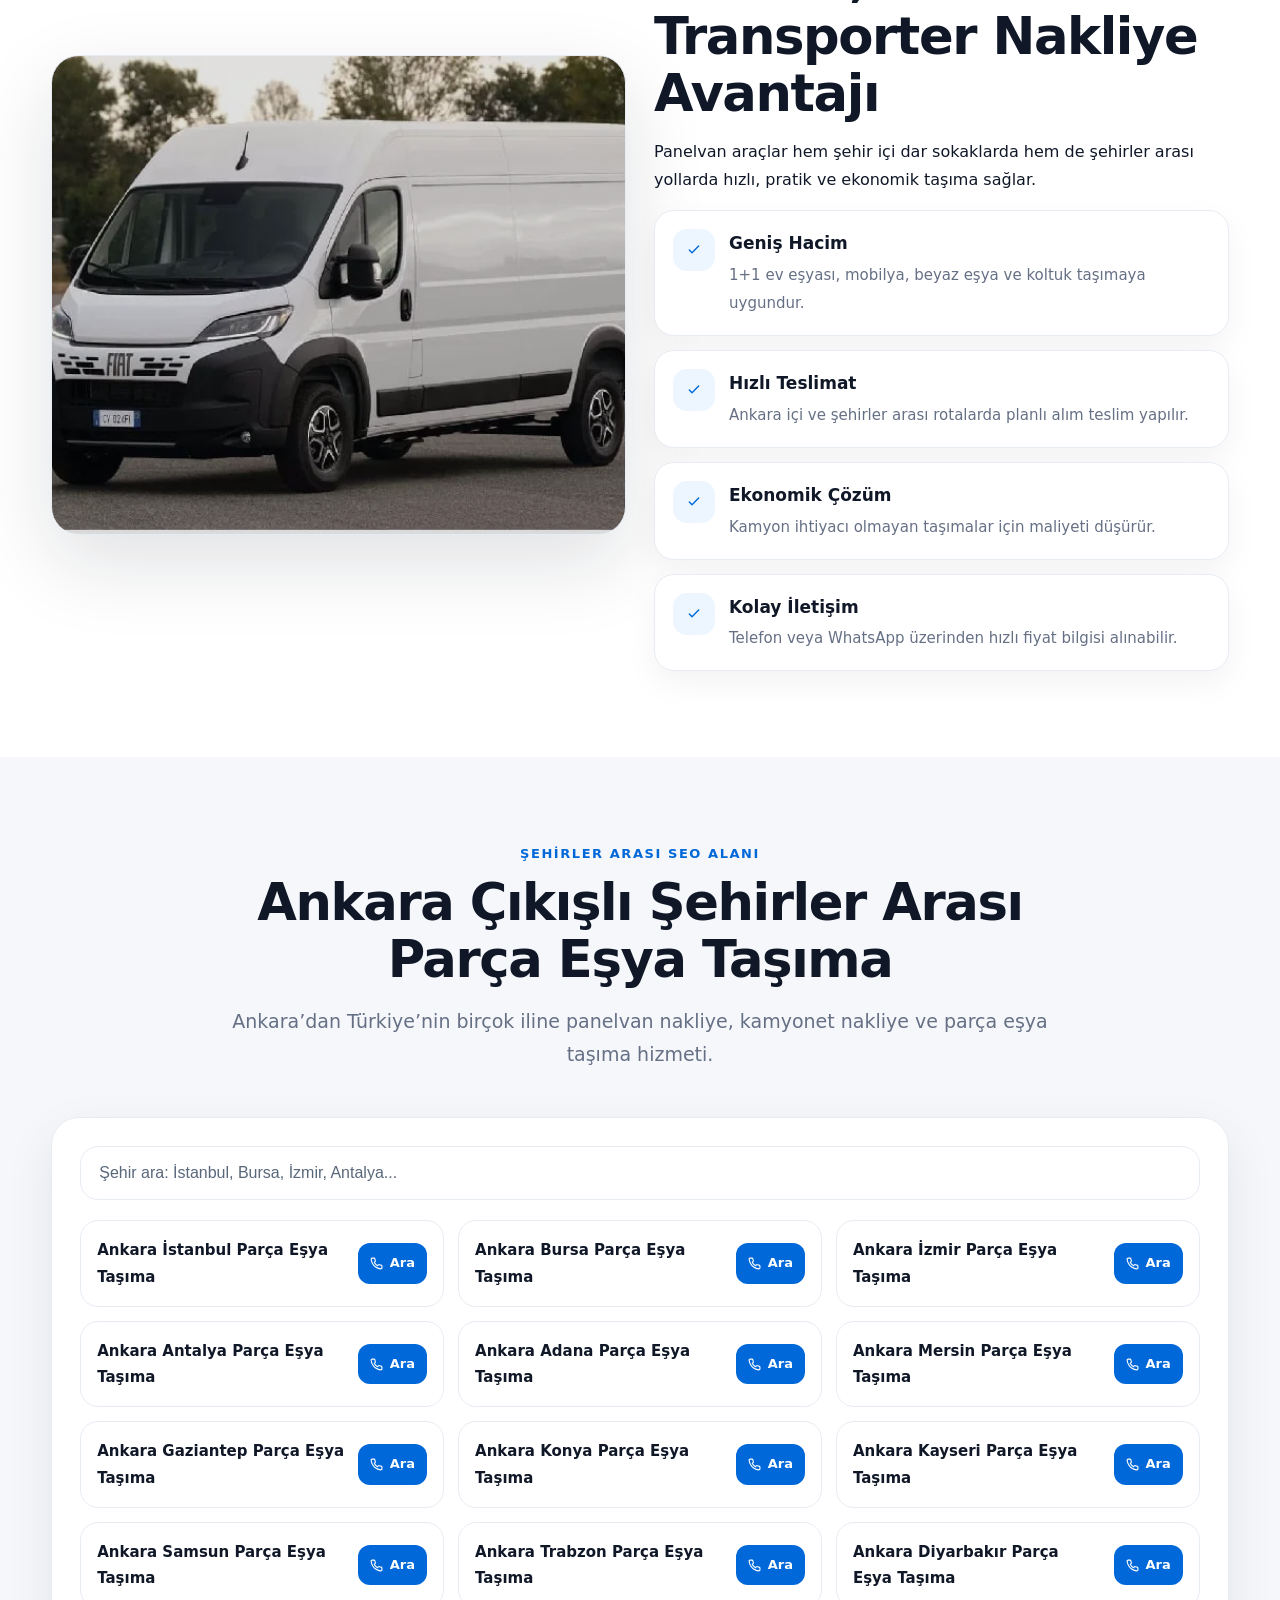
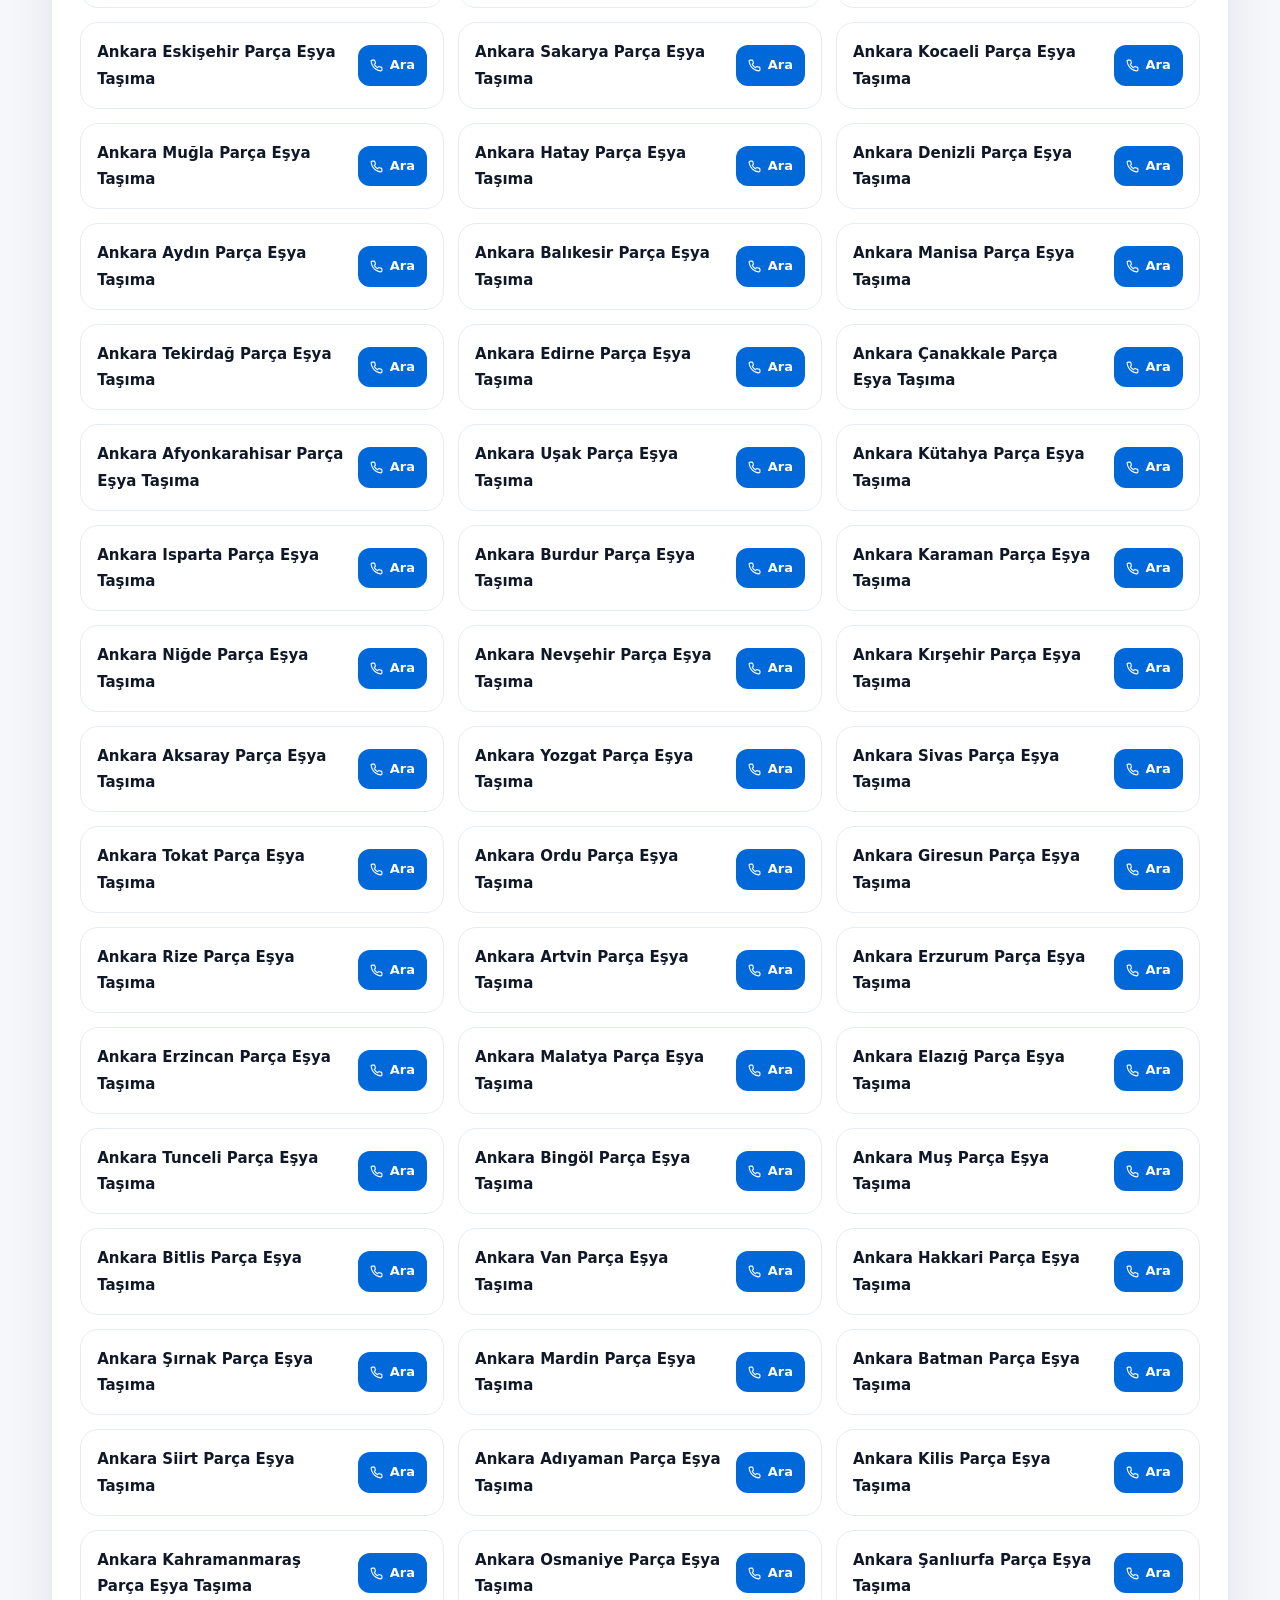
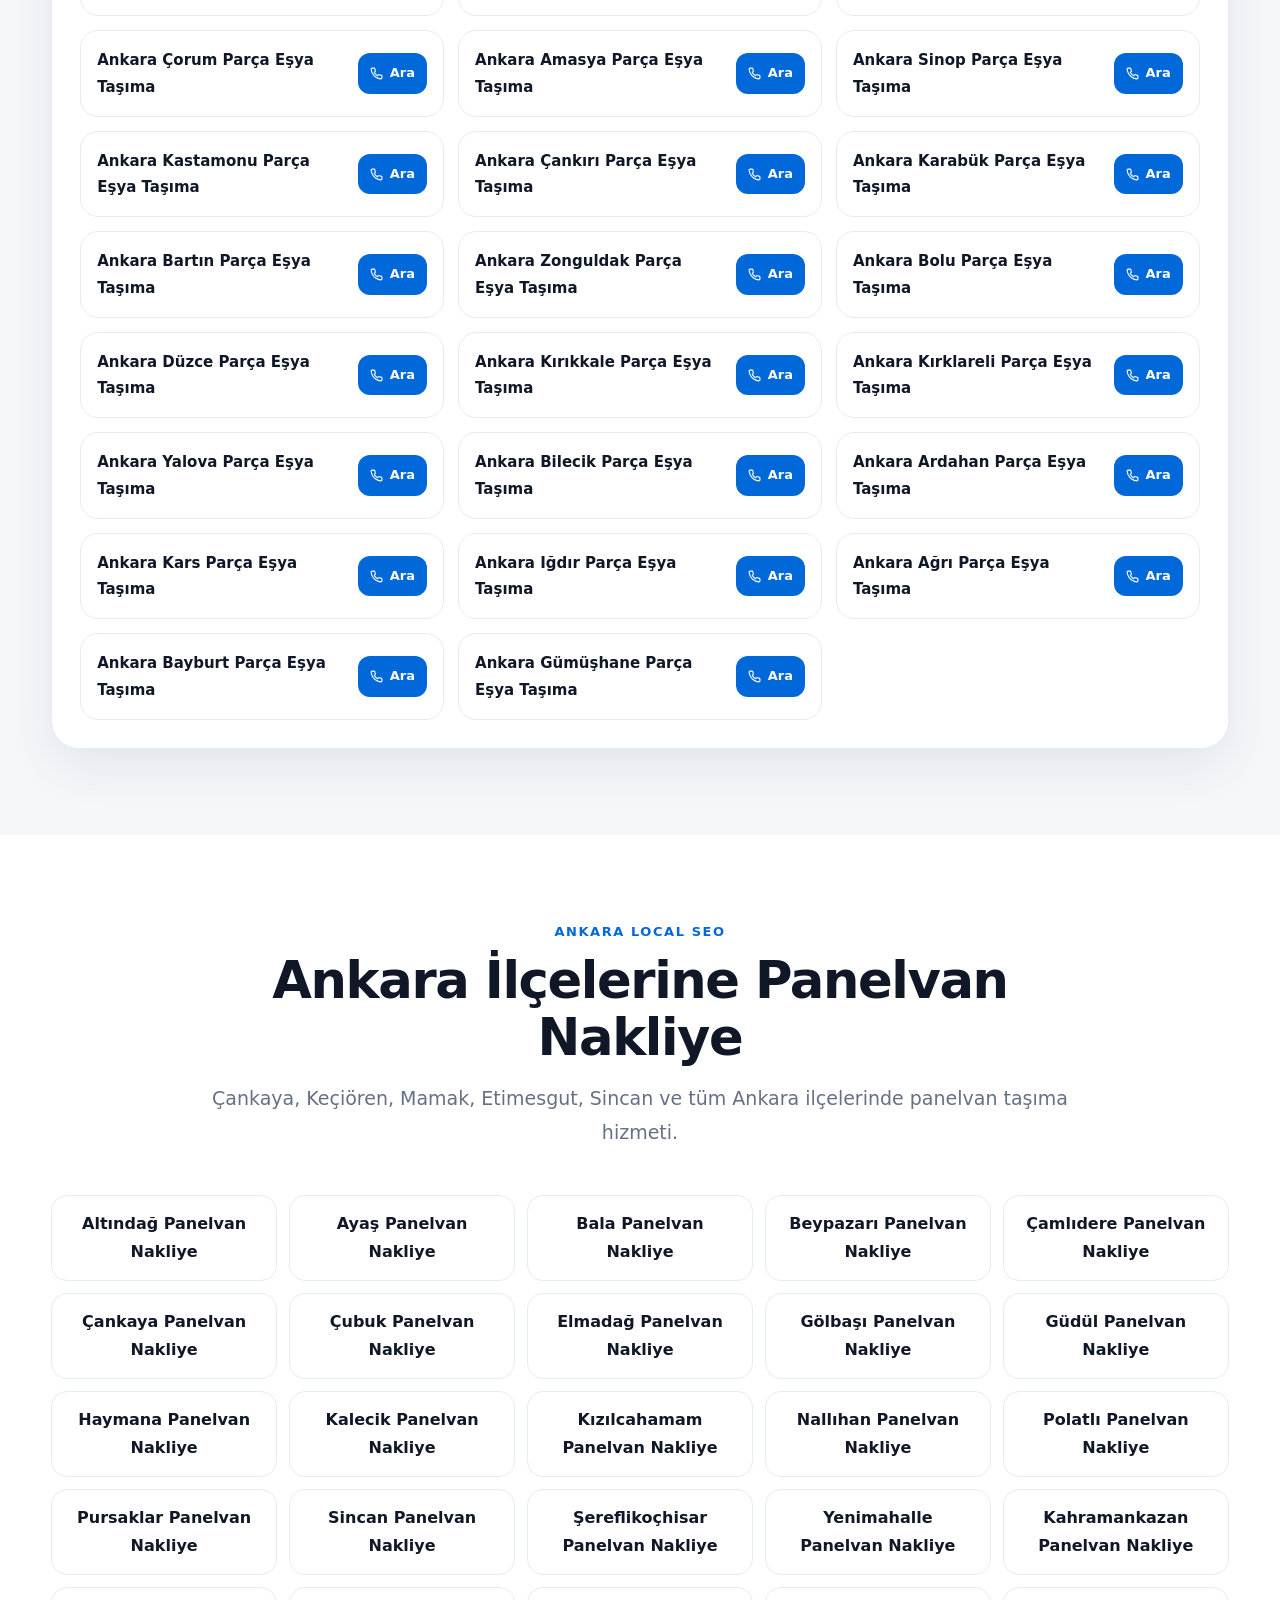
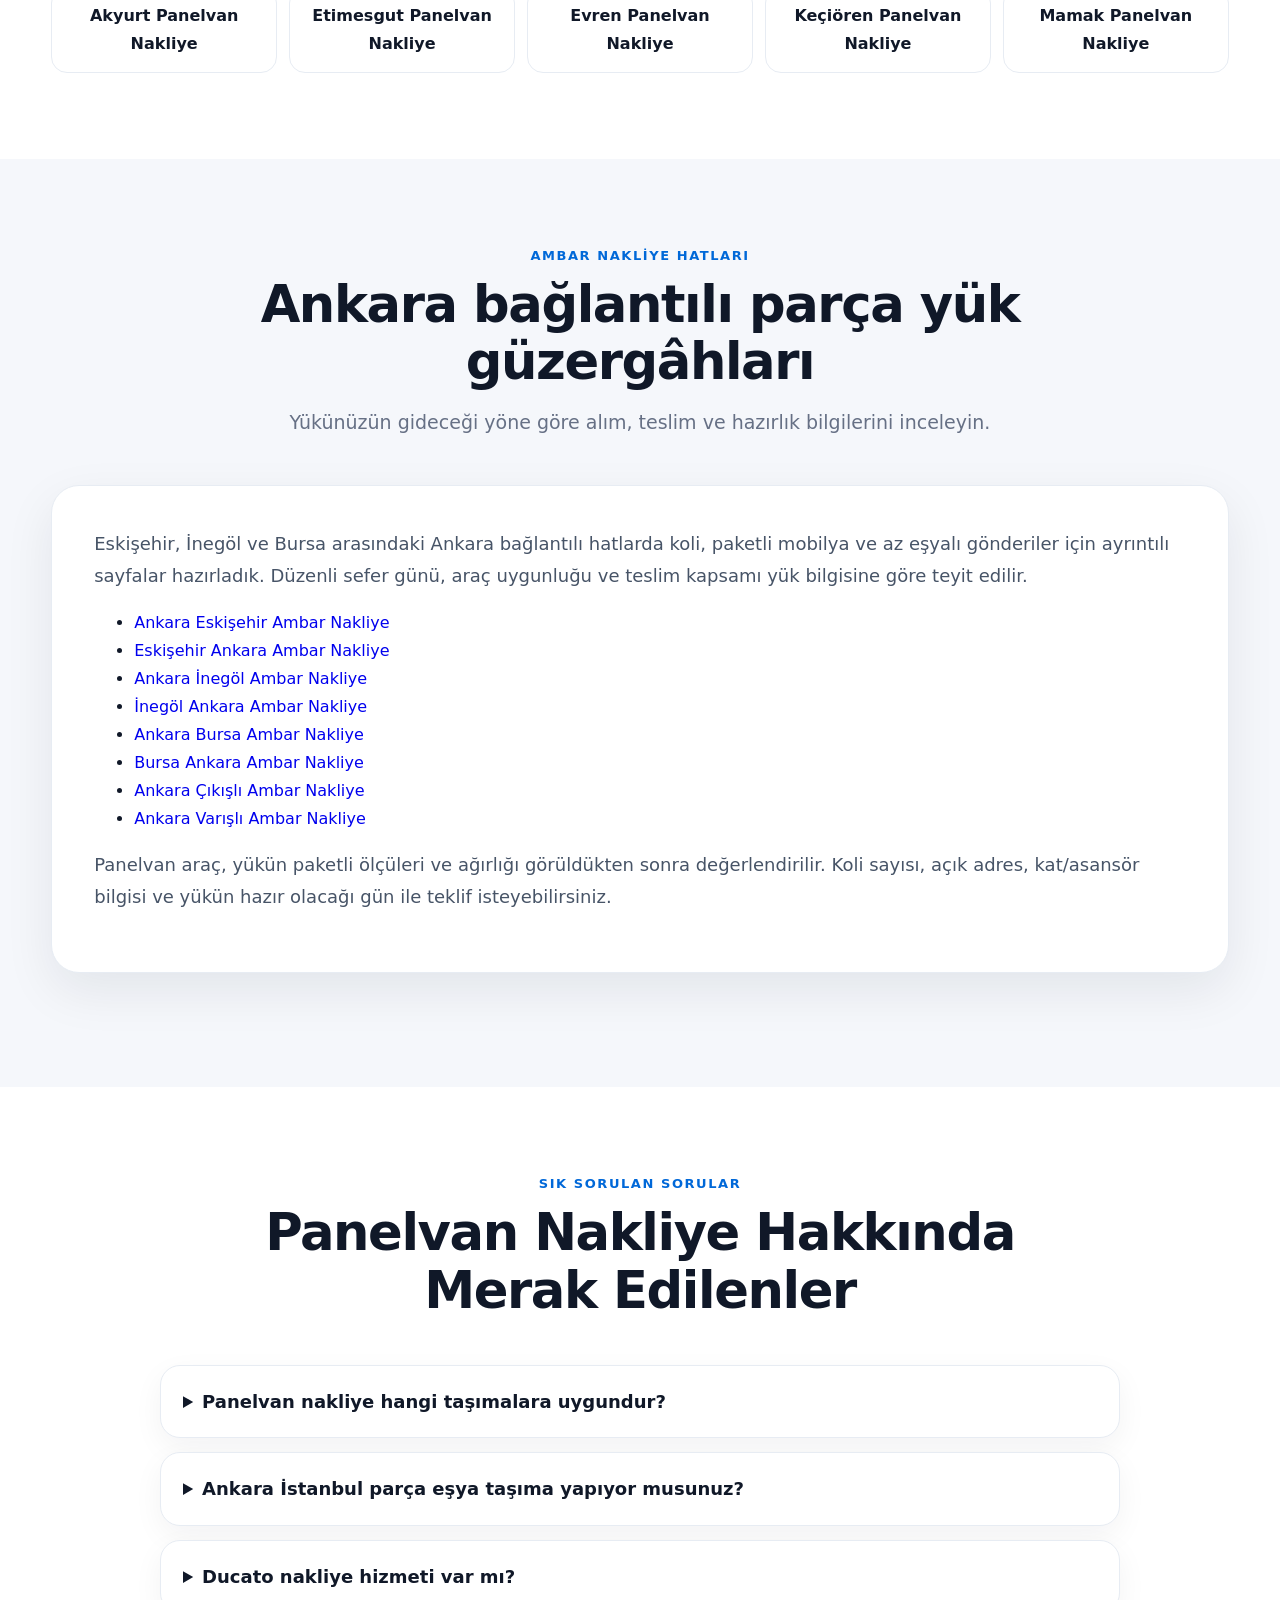
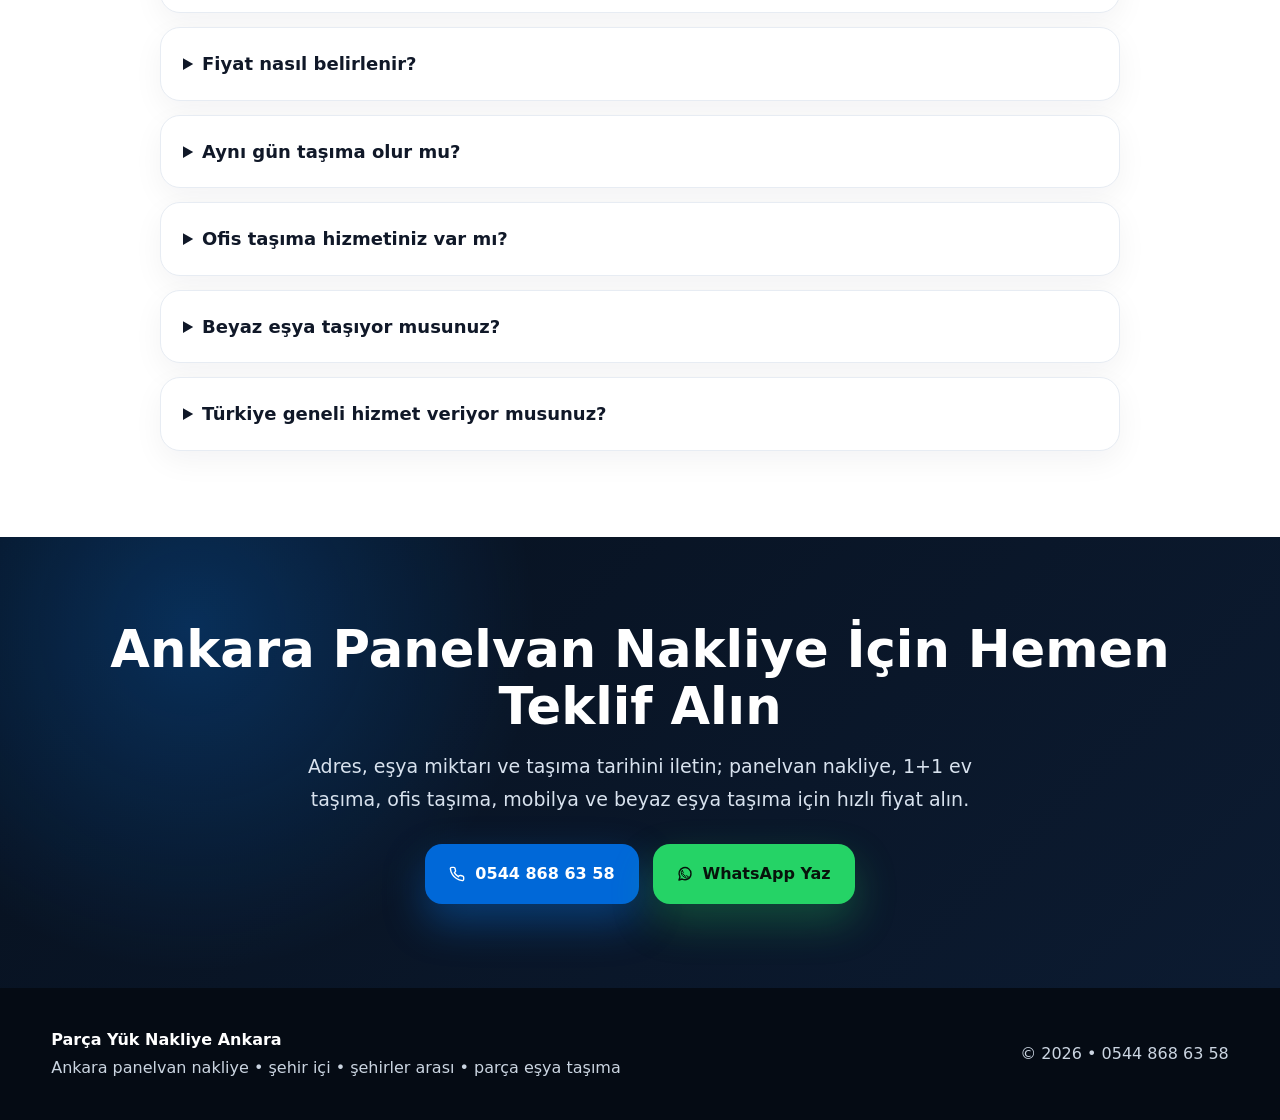
<file: ankara-panelvan-nakliye.html>
<!doctype html>
<html lang="tr">
<head>
    <meta charset="UTF-8">
    <meta name="viewport" content="width=device-width, initial-scale=1.0">
    <title>Ankara Panelvan Nakliye | Parça Eşya, 1+1 Ev ve Ofis Taşıma</title>
    <meta name="description" content="Ankara panelvan nakliye hizmeti. Ducato, Transit ve Transporter araçlarla 1+1 ev eşyası taşıma, ofis taşıma, mobilya, beyaz eşya, koltuk ve şehirler arası parça eşya taşıma.">
    <meta name="robots" content="index, follow, max-image-preview:large, max-snippet:-1, max-video-preview:-1">
    <meta name="theme-color" content="#0A84FF">
    <link rel="canonical" href="https://parcayuknakliyeankara.com/ankara-panelvan-nakliye.html">
    <meta property="og:type" content="website">
    <meta property="og:site_name" content="Parça Yük Nakliye Ankara">
    <meta property="og:title" content="Ankara Panelvan Nakliye | Şehir İçi ve Şehirler Arası Taşıma">
    <meta property="og:description" content="Panelvan araçlarla Ankara çıkışlı parça eşya, 1+1 ev eşyası, ofis, mobilya, beyaz eşya ve koltuk taşıma hizmeti.">
    <meta property="og:url" content="https://parcayuknakliyeankara.com/ankara-panelvan-nakliye.html">
    <meta property="og:image" content="https://parcayuknakliyeankara.com/assets/img/optimized/panelvan-800.1cf2c7b042.webp">
    <meta name="twitter:card" content="summary_large_image">
    <meta name="twitter:image" content="https://parcayuknakliyeankara.com/assets/img/optimized/panelvan-800.1cf2c7b042.webp">
    <meta name="twitter:title" content="Ankara Panelvan Nakliye">
    <meta name="twitter:description" content="Ducato, Transit ve Transporter araçlarla Ankara çıkışlı panelvan nakliye.">
    <script type="application/ld+json">{"@context":"https://schema.org","@type":"MovingCompany","name":"Parça Yük Nakliye Ankara","url":"https://parcayuknakliyeankara.com/ankara-panelvan-nakliye.html","telephone":"+905448686358","image":"https://parcayuknakliyeankara.com/assets/img/optimized/panelvan-800.1cf2c7b042.webp","address":{"@type":"PostalAddress","addressLocality":"Ankara","addressCountry":"TR"},"areaServed":["Ankara","İstanbul","Bursa","İzmir","Antalya","Adana","Mersin","Gaziantep","Konya","Kayseri","Samsun","Trabzon","Diyarbakır","Eskişehir","Sakarya","Kocaeli","Muğla","Hatay","Denizli","Aydın","Balıkesir","Manisa","Tekirdağ","Edirne","Çanakkale","Afyonkarahisar","Uşak","Kütahya","Isparta","Burdur","Karaman","Niğde","Nevşehir","Kırşehir","Aksaray","Yozgat","Sivas","Tokat","Ordu","Giresun","Rize","Artvin","Erzurum","Erzincan","Malatya","Elazığ","Tunceli","Bingöl","Muş","Bitlis","Van","Hakkari","Şırnak","Mardin","Batman","Siirt","Adıyaman","Kilis","Kahramanmaraş","Osmaniye","Şanlıurfa","Çorum","Amasya","Sinop","Kastamonu","Çankırı","Karabük","Bartın","Zonguldak","Bolu","Düzce","Kırıkkale","Kırklareli","Yalova","Bilecik","Ardahan","Kars","Iğdır","Ağrı","Bayburt","Gümüşhane"],"serviceType":["Panelvan Nakliye","1+1 Ev Eşyası Taşıma","Ofis Taşıma","Mobilya Taşıma","Beyaz Eşya Taşıma","Koltuk Taşıma","Parça Eşya Taşıma","Kamyonet Nakliye"],"description":"Ankara çıkışlı panelvan araçlarla şehir içi ve şehirler arası nakliye, 1+1 ev eşyası taşıma, ofis taşıma, mobilya taşıma, beyaz eşya taşıma ve parça eşya taşıma hizmeti."}</script>
    <style>:root{--blue:#0068d8;--blueDark:#0057b8;--green:#25D366;--dark:#07111f;--dark2:#0d1726;--text:#101828;--muted:#667085;--soft:#f5f7fb;--white:#ffffff;--border:#e7ecf3;--shadow:0 18px 50px rgba(15,23,42,.08);--shadow2:0 28px 80px rgba(15,23,42,.13);--radius:28px}*{box-sizing:border-box}html{scroll-behavior:smooth}body{margin:0;font-family:ui-sans-serif,system-ui,-apple-system,BlinkMacSystemFont,"Segoe UI",sans-serif;background:var(--soft);color:var(--text);line-height:1.75}a{text-decoration:none}img{max-width:100%;display:block}.container{width:min(1180px,92%);margin:0 auto}.top-bar{background:#050b14;color:#fff;font-size:14px;padding:10px 0}.top-inner{display:flex;justify-content:space-between;align-items:center;gap:20px;flex-wrap:wrap}.top-inner a{color:#fff;font-weight:800}.nav{position:sticky;top:0;z-index:70;background:rgba(255,255,255,.9);backdrop-filter:blur(18px);border-bottom:1px solid rgba(231,236,243,.92)}.nav-inner{min-height:78px;display:flex;align-items:center;justify-content:space-between;gap:24px}.brand{display:flex;align-items:center;gap:12px;color:var(--text);font-weight:900;font-size:19px}.brand-mark{width:44px;height:44px;border-radius:16px;background:linear-gradient(135deg,var(--blue),#49b5ff);color:#fff;display:grid;place-items:center;box-shadow:0 12px 30px rgba(10,132,255,.35)}.nav-links{display:flex;gap:20px;align-items:center}.nav-links a{color:#344054;font-weight:800;font-size:14px;white-space:nowrap}.nav-cta{background:var(--blue);color:#fff!important;padding:12px 18px;border-radius:14px;box-shadow:0 12px 28px rgba(10,132,255,.25)}.hero{position:relative;overflow:hidden;padding:118px 0 92px;background:radial-gradient(circle at 82% 8%,rgba(10,132,255,.32),transparent 34%),linear-gradient(135deg,rgba(7,17,31,.97),rgba(7,17,31,.74)),url('assets/img/optimized/panelvan-800.1cf2c7b042.webp') center/cover no-repeat;color:#fff}.hero::after{content:'';position:absolute;inset:auto -5% -110px -5%;height:220px;background:var(--soft);transform:skewY(-3deg);transform-origin:left}.hero-grid{position:relative;z-index:2;display:grid;grid-template-columns:1.08fr .92fr;gap:42px;align-items:center}.eyebrow{display:inline-flex;align-items:center;gap:10px;background:rgba(255,255,255,.12);border:1px solid rgba(255,255,255,.18);color:#fff;padding:10px 16px;border-radius:999px;font-weight:900;margin-bottom:24px}.hero h1{font-size:clamp(42px,6vw,76px);line-height:1.03;margin:0 0 24px;font-weight:900;letter-spacing:-2.4px}.hero p{font-size:20px;color:#d8e2ee;max-width:760px;margin:0 0 30px}.hero-actions{display:flex;gap:14px;flex-wrap:wrap;align-items:center}.btn{display:inline-flex;align-items:center;justify-content:center;gap:10px;padding:16px 24px;border-radius:17px;font-weight:900;transition:.25s ease;border:0;cursor:pointer}.btn-primary{background:var(--blue);color:#fff;box-shadow:0 18px 42px rgba(10,132,255,.35)}.btn-primary:hover{transform:translateY(-3px);background:var(--blueDark)}.btn-wa{background:var(--green);color:#fff;box-shadow:0 18px 42px rgba(37,211,102,.28)}.btn-wa:hover{transform:translateY(-3px);filter:brightness(.96)}.btn-light{background:#fff;color:var(--text)}.btn-light:hover{transform:translateY(-3px)}.hero-panel{background:rgba(255,255,255,.12);border:1px solid rgba(255,255,255,.18);backdrop-filter:blur(18px);border-radius:var(--radius);padding:28px;box-shadow:0 30px 80px rgba(0,0,0,.2)}.quote-card{background:#fff;color:var(--text);border-radius:24px;padding:24px}.quote-card h3{margin:0 0 8px;font-size:26px}.quote-card p{margin:0 0 18px;color:var(--muted);font-size:15px}.hero-checks{display:grid;gap:12px;margin-top:18px}.hero-check{display:flex;gap:12px;align-items:flex-start;color:#e8f1fc;font-weight:800}.hero-check i{color:#67d391;margin-top:5px}.trust-strip{position:relative;z-index:3;margin-top:-34px}.trust-grid{background:#fff;border:1px solid var(--border);box-shadow:var(--shadow);border-radius:24px;padding:18px;display:grid;grid-template-columns:repeat(4,1fr);gap:14px}.trust-item{display:flex;gap:12px;align-items:center;padding:14px;border-radius:18px;background:#f8fbff}.trust-item i{width:42px;height:42px;border-radius:14px;display:grid;place-items:center;background:#edf6ff;color:var(--blue);flex:0 0 42px}.trust-item strong{display:block;font-size:15px}.trust-item span{color:var(--muted);font-size:13px}.section{padding:86px 0;position:relative}.section.white{background:#fff}.section-head{max-width:880px;margin:0 auto 46px;text-align:center}.kicker{color:var(--blue);font-weight:900;text-transform:uppercase;letter-spacing:.12em;font-size:13px;margin-bottom:8px}.section h2{font-size:clamp(34px,4vw,54px);line-height:1.12;margin:0 0 16px;letter-spacing:-1.4px;font-weight:900}.section-head p{margin:0;color:var(--muted);font-size:19px}.content-box{background:#fff;border:1px solid var(--border);border-radius:var(--radius);padding:42px;box-shadow:var(--shadow);margin-bottom:28px}.content-box h3{margin:0 0 14px;font-size:28px;letter-spacing:-.6px}.content-box p{color:#475467;font-size:18px;margin-top:0}.grid{display:grid;grid-template-columns:repeat(4,1fr);gap:20px}.service-card{background:#fff;border:1px solid var(--border);border-radius:24px;padding:28px;box-shadow:var(--shadow);transition:.28s ease;min-height:238px;position:relative;overflow:hidden}.service-card::before{content:'';position:absolute;width:150px;height:150px;border-radius:50%;background:rgba(10,132,255,.08);right:-55px;top:-55px}.service-card:hover{transform:translateY(-8px);box-shadow:0 24px 65px rgba(15,23,42,.12)}.service-icon{width:54px;height:54px;display:grid;place-items:center;border-radius:18px;background:#edf6ff;color:var(--blue);font-size:22px;margin-bottom:18px;position:relative;z-index:2}.service-card h3{margin:0 0 10px;font-size:22px;letter-spacing:-.4px;position:relative;z-index:2}.service-card p{margin:0;color:var(--muted);position:relative;z-index:2;font-size:15px}.split{display:grid;grid-template-columns:1fr 1fr;gap:28px;align-items:center}.feature-list{display:grid;gap:14px}.feature{display:flex;gap:14px;background:#fff;border:1px solid var(--border);border-radius:20px;padding:18px;box-shadow:0 12px 32px rgba(15,23,42,.05)}.feature i{width:42px;height:42px;border-radius:14px;background:#edf6ff;color:var(--blue);display:grid;place-items:center;flex:0 0 42px}.feature strong{display:block;font-size:17px;margin-bottom:2px}.feature span{color:var(--muted);font-size:15px}.image-card{border-radius:var(--radius);overflow:hidden;box-shadow:var(--shadow2);border:1px solid var(--border);background:#fff;min-height:480px;background:linear-gradient(rgba(7,17,31,.12),rgba(7,17,31,.15)),url('assets/img/optimized/panelvan-800.1cf2c7b042.webp') center/cover no-repeat}.city-wrap{background:#fff;border:1px solid var(--border);border-radius:var(--radius);padding:28px;box-shadow:var(--shadow)}.city-search{width:100%;border:1px solid var(--border);border-radius:18px;padding:17px 18px;font-size:16px;outline:none;margin-bottom:20px}.city-search:focus{border-color:rgba(10,132,255,.55);box-shadow:0 0 0 5px rgba(10,132,255,.09)}.city-grid{display:grid;grid-template-columns:repeat(3,1fr);gap:14px}.city-card{display:flex;align-items:center;justify-content:space-between;gap:12px;border:1px solid var(--border);border-radius:18px;padding:16px;color:var(--text);background:#fff;transition:.22s ease}.city-card:hover{transform:translateY(-4px);border-color:rgba(10,132,255,.38);box-shadow:0 14px 34px rgba(15,23,42,.08)}.city-card span:first-child{font-weight:850;font-size:15px}.call-pill{background:var(--blue);color:#fff;border-radius:12px;padding:9px 12px;display:inline-flex;align-items:center;gap:7px;font-size:13px;font-weight:900;white-space:nowrap}.district-grid{display:grid;grid-template-columns:repeat(5,1fr);gap:12px}.district{background:#fff;border:1px solid var(--border);border-radius:16px;padding:14px;color:var(--text);font-weight:800;text-align:center;transition:.22s ease}.district:hover{background:#edf6ff;color:var(--blue);transform:translateY(-3px)}.seo-columns{columns:3;column-gap:34px;color:#475467;font-size:16px}.seo-columns p{break-inside:avoid;margin:0 0 16px}.faq{max-width:960px;margin:auto;display:grid;gap:14px}details{background:#fff;border:1px solid var(--border);border-radius:20px;padding:20px 22px;box-shadow:0 10px 30px rgba(15,23,42,.05)}summary{cursor:pointer;font-weight:900;font-size:18px}details p{color:var(--muted);margin:12px 0 0}.cta{padding:84px 0;background:radial-gradient(circle at 15% 20%,rgba(10,132,255,.25),transparent 30%),linear-gradient(135deg,#07111f,#0c1b31);color:#fff;text-align:center}.cta h2{font-size:clamp(34px,4vw,56px);margin:0 0 14px;line-height:1.12}.cta p{max-width:740px;margin:0 auto;color:#d8e2ee;font-size:19px}.cta-actions{display:flex;justify-content:center;gap:14px;flex-wrap:wrap;margin-top:28px}.footer{background:#050b14;color:#cbd5e1;padding:38px 0}.footer-inner{display:flex;justify-content:space-between;gap:20px;align-items:center;flex-wrap:wrap}.footer strong{color:#fff}.float-actions{position:fixed;right:18px;bottom:18px;z-index:80;display:grid;gap:12px}.float-actions a{width:58px;height:58px;border-radius:20px;display:grid;place-items:center;color:#fff;font-size:22px;box-shadow:0 18px 38px rgba(0,0,0,.18)}.float-call{background:var(--blue)}.float-wa{background:var(--green)}.hidden{display:none!important}@media(max-width:1024px){.hero-grid,.split{grid-template-columns:1fr}.grid{grid-template-columns:repeat(2,1fr)}.city-grid{grid-template-columns:repeat(2,1fr)}.district-grid{grid-template-columns:repeat(3,1fr)}.trust-grid{grid-template-columns:repeat(2,1fr)}}@media(max-width:640px){.top-inner{align-items:flex-start}.nav-inner{height:auto;min-height:auto;padding:14px 0;flex-direction:column;align-items:flex-start}.nav-links{width:100%;overflow:auto;gap:12px;padding-bottom:5px}.hero{padding:84px 0 62px}.hero h1{letter-spacing:-1.2px}.hero p{font-size:17px}.hero-actions,.cta-actions{display:grid}.btn{width:100%}.section{padding:58px 0}.content-box{padding:26px}.grid,.city-grid,.district-grid,.trust-grid{grid-template-columns:1fr}.seo-columns{columns:1}.footer-inner{display:grid}}:where(i[class*="fa-"]){display:inline-flex;align-items:center;justify-content:center;width:1em;height:1em;line-height:1;vertical-align:-.125em;font-style:normal;flex-shrink:0}:where(i[class*="fa-"])::before{content:"";display:block;width:1em;height:1em;flex-shrink:0;background-color:currentColor;-webkit-mask:var(--site-icon) center/contain no-repeat;mask:var(--site-icon) center/contain no-repeat}.fa-bars{--site-icon:url("data:image/svg+xml,%3Csvg%20xmlns%3D%22http%3A%2F%2Fwww.w3.org%2F2000%2Fsvg%22%20viewBox%3D%220%200%2024%2024%22%20fill%3D%22none%22%20stroke%3D%22black%22%20stroke-width%3D%222.1%22%20stroke-linecap%3D%22round%22%20stroke-linejoin%3D%22round%22%3E%3Cpath%20d%3D%22M4%206h16M4%2012h16M4%2018h16%22%2F%3E%3C%2Fsvg%3E")}.fa-box-open{--site-icon:url("data:image/svg+xml,%3Csvg%20xmlns%3D%22http%3A%2F%2Fwww.w3.org%2F2000%2Fsvg%22%20viewBox%3D%220%200%2024%2024%22%20fill%3D%22none%22%20stroke%3D%22black%22%20stroke-width%3D%222.1%22%20stroke-linecap%3D%22round%22%20stroke-linejoin%3D%22round%22%3E%3Cpath%20d%3D%22m12%206%205-3%205%205-5%203-5-5-5%205-5-3%205-5%205%203zm-7%206v7l7%203%207-3v-7m-7%201v9%22%2F%3E%3C%2Fsvg%3E")}.fa-building{--site-icon:url("data:image/svg+xml,%3Csvg%20xmlns%3D%22http%3A%2F%2Fwww.w3.org%2F2000%2Fsvg%22%20viewBox%3D%220%200%2024%2024%22%20fill%3D%22none%22%20stroke%3D%22black%22%20stroke-width%3D%222.1%22%20stroke-linecap%3D%22round%22%20stroke-linejoin%3D%22round%22%3E%3Cpath%20d%3D%22M4%2022V2h16v20M2%2022h20M9%2022v-5h6v5M8%206h1m6%200h1M8%2010h1m6%200h1%22%2F%3E%3C%2Fsvg%3E")}.fa-chair{--site-icon:url("data:image/svg+xml,%3Csvg%20xmlns%3D%22http%3A%2F%2Fwww.w3.org%2F2000%2Fsvg%22%20viewBox%3D%220%200%2024%2024%22%20fill%3D%22none%22%20stroke%3D%22black%22%20stroke-width%3D%222.1%22%20stroke-linecap%3D%22round%22%20stroke-linejoin%3D%22round%22%3E%3Cpath%20d%3D%22M6%2011V3h12v8M5%2011h14v6H5zM7%2017v5m10-5v5%22%2F%3E%3C%2Fsvg%3E")}.fa-check{--site-icon:url("data:image/svg+xml,%3Csvg%20xmlns%3D%22http%3A%2F%2Fwww.w3.org%2F2000%2Fsvg%22%20viewBox%3D%220%200%2024%2024%22%20fill%3D%22none%22%20stroke%3D%22black%22%20stroke-width%3D%222.1%22%20stroke-linecap%3D%22round%22%20stroke-linejoin%3D%22round%22%3E%3Cpath%20d%3D%22m5%2012%204%204L19%206%22%2F%3E%3C%2Fsvg%3E")}.fa-chevron-down{--site-icon:url("data:image/svg+xml,%3Csvg%20xmlns%3D%22http%3A%2F%2Fwww.w3.org%2F2000%2Fsvg%22%20viewBox%3D%220%200%2024%2024%22%20fill%3D%22none%22%20stroke%3D%22black%22%20stroke-width%3D%222.1%22%20stroke-linecap%3D%22round%22%20stroke-linejoin%3D%22round%22%3E%3Cpath%20d%3D%22m6%209%206%206%206-6%22%2F%3E%3C%2Fsvg%3E")}.fa-chevron-up{--site-icon:url("data:image/svg+xml,%3Csvg%20xmlns%3D%22http%3A%2F%2Fwww.w3.org%2F2000%2Fsvg%22%20viewBox%3D%220%200%2024%2024%22%20fill%3D%22none%22%20stroke%3D%22black%22%20stroke-width%3D%222.1%22%20stroke-linecap%3D%22round%22%20stroke-linejoin%3D%22round%22%3E%3Cpath%20d%3D%22m6%2015%206-6%206%206%22%2F%3E%3C%2Fsvg%3E")}.fa-circle-check{--site-icon:url("data:image/svg+xml,%3Csvg%20xmlns%3D%22http%3A%2F%2Fwww.w3.org%2F2000%2Fsvg%22%20viewBox%3D%220%200%2024%2024%22%20fill%3D%22none%22%20stroke%3D%22black%22%20stroke-width%3D%222.1%22%20stroke-linecap%3D%22round%22%20stroke-linejoin%3D%22round%22%3E%3Ccircle%20cx%3D%2212%22%20cy%3D%2212%22%20r%3D%229%22%2F%3E%3Cpath%20d%3D%22m8%2012%203%203%205-6%22%2F%3E%3C%2Fsvg%3E")}.fa-couch{--site-icon:url("data:image/svg+xml,%3Csvg%20xmlns%3D%22http%3A%2F%2Fwww.w3.org%2F2000%2Fsvg%22%20viewBox%3D%220%200%2024%2024%22%20fill%3D%22none%22%20stroke%3D%22black%22%20stroke-width%3D%222.1%22%20stroke-linecap%3D%22round%22%20stroke-linejoin%3D%22round%22%3E%3Cpath%20d%3D%22M5%2010V6a3%203%200%200%201%203-3h8a3%203%200%200%201%203%203v4M5%2010a3%203%200%200%200-3%203v6h20v-6a3%203%200%200%200-6%200v2H8v-2a3%203%200%200%200-3-3zM5%2019v3m14-3v3%22%2F%3E%3C%2Fsvg%3E")}.fa-headset{--site-icon:url("data:image/svg+xml,%3Csvg%20xmlns%3D%22http%3A%2F%2Fwww.w3.org%2F2000%2Fsvg%22%20viewBox%3D%220%200%2024%2024%22%20fill%3D%22none%22%20stroke%3D%22black%22%20stroke-width%3D%222.1%22%20stroke-linecap%3D%22round%22%20stroke-linejoin%3D%22round%22%3E%3Cpath%20d%3D%22M3%2012a9%209%200%200%201%2018%200v7a3%203%200%200%201-3%203h-4%22%2F%3E%3Crect%20x%3D%222%22%20y%3D%2211%22%20width%3D%224%22%20height%3D%228%22%20rx%3D%222%22%2F%3E%3Crect%20x%3D%2218%22%20y%3D%2211%22%20width%3D%224%22%20height%3D%228%22%20rx%3D%222%22%2F%3E%3C%2Fsvg%3E")}.fa-house{--site-icon:url("data:image/svg+xml,%3Csvg%20xmlns%3D%22http%3A%2F%2Fwww.w3.org%2F2000%2Fsvg%22%20viewBox%3D%220%200%2024%2024%22%20fill%3D%22none%22%20stroke%3D%22black%22%20stroke-width%3D%222.1%22%20stroke-linecap%3D%22round%22%20stroke-linejoin%3D%22round%22%3E%3Cpath%20d%3D%22m2%2011%2010-9%2010%209M5%209v13h14V9M9%2022v-8h6v8%22%2F%3E%3C%2Fsvg%3E")}.fa-location-dot{--site-icon:url("data:image/svg+xml,%3Csvg%20xmlns%3D%22http%3A%2F%2Fwww.w3.org%2F2000%2Fsvg%22%20viewBox%3D%220%200%2024%2024%22%20fill%3D%22none%22%20stroke%3D%22black%22%20stroke-width%3D%222.1%22%20stroke-linecap%3D%22round%22%20stroke-linejoin%3D%22round%22%3E%3Cpath%20d%3D%22M20%2010c0%206-8%2012-8%2012S4%2016%204%2010a8%208%200%201%201%2016%200z%22%2F%3E%3Ccircle%20cx%3D%2212%22%20cy%3D%2210%22%20r%3D%223%22%2F%3E%3C%2Fsvg%3E")}.fa-phone{--site-icon:url("data:image/svg+xml,%3Csvg%20xmlns%3D%22http%3A%2F%2Fwww.w3.org%2F2000%2Fsvg%22%20viewBox%3D%220%200%2024%2024%22%20fill%3D%22none%22%20stroke%3D%22black%22%20stroke-width%3D%222.1%22%20stroke-linecap%3D%22round%22%20stroke-linejoin%3D%22round%22%3E%3Cpath%20d%3D%22M22%2016.9v3a2%202%200%200%201-2.2%202%2019.8%2019.8%200%200%201-8.6-3.1%2019.5%2019.5%200%200%201-6-6A19.8%2019.8%200%200%201%202.1%204.2%202%202%200%200%201%204.1%202h3a2%202%200%200%201%202%201.7c.1%201%20.4%202%20.7%202.9a2%202%200%200%201-.5%202.1L8%2010a16%2016%200%200%200%206%206l1.3-1.3a2%202%200%200%201%202.1-.5c.9.3%201.9.6%202.9.7a2%202%200%200%201%201.7%202z%22%2F%3E%3C%2Fsvg%3E")}.fa-snowflake{--site-icon:url("data:image/svg+xml,%3Csvg%20xmlns%3D%22http%3A%2F%2Fwww.w3.org%2F2000%2Fsvg%22%20viewBox%3D%220%200%2024%2024%22%20fill%3D%22none%22%20stroke%3D%22black%22%20stroke-width%3D%222.1%22%20stroke-linecap%3D%22round%22%20stroke-linejoin%3D%22round%22%3E%3Cpath%20d%3D%22M12%202v20M3.3%207l17.4%2010M3.3%2017%2020.7%207M9%203l3%203%203-3M9%2021l3-3%203%203M3%2010l4-1-1-4M21%2014l-4%201%201%204M3%2014l4%201-1%204M21%2010l-4-1%201-4%22%2F%3E%3C%2Fsvg%3E")}.fa-truck-fast{--site-icon:url("data:image/svg+xml,%3Csvg%20xmlns%3D%22http%3A%2F%2Fwww.w3.org%2F2000%2Fsvg%22%20viewBox%3D%220%200%2024%2024%22%20fill%3D%22none%22%20stroke%3D%22black%22%20stroke-width%3D%222.1%22%20stroke-linecap%3D%22round%22%20stroke-linejoin%3D%22round%22%3E%3Cpath%20d%3D%22M8%205h7v12H8m7-8h4l3%204v4h-7M2%208h7M2%2012h5M2%2016h3%22%2F%3E%3Ccircle%20cx%3D%2210%22%20cy%3D%2218%22%20r%3D%222%22%2F%3E%3Ccircle%20cx%3D%2218%22%20cy%3D%2218%22%20r%3D%222%22%2F%3E%3C%2Fsvg%3E")}.fa-truck-pickup{--site-icon:url("data:image/svg+xml,%3Csvg%20xmlns%3D%22http%3A%2F%2Fwww.w3.org%2F2000%2Fsvg%22%20viewBox%3D%220%200%2024%2024%22%20fill%3D%22none%22%20stroke%3D%22black%22%20stroke-width%3D%222.1%22%20stroke-linecap%3D%22round%22%20stroke-linejoin%3D%22round%22%3E%3Cpath%20d%3D%22M2%2011h9V6h5l5%206v5H2zM11%2011h10M16%206v5%22%2F%3E%3Ccircle%20cx%3D%226%22%20cy%3D%2218%22%20r%3D%222%22%2F%3E%3Ccircle%20cx%3D%2217%22%20cy%3D%2218%22%20r%3D%222%22%2F%3E%3C%2Fsvg%3E")}.fa-truck-ramp-box{--site-icon:url("data:image/svg+xml,%3Csvg%20xmlns%3D%22http%3A%2F%2Fwww.w3.org%2F2000%2Fsvg%22%20viewBox%3D%220%200%2024%2024%22%20fill%3D%22none%22%20stroke%3D%22black%22%20stroke-width%3D%222.1%22%20stroke-linecap%3D%22round%22%20stroke-linejoin%3D%22round%22%3E%3Cpath%20d%3D%22M3%203h10v10H3zM8%203v4M3%2017h11l8%205M14%209h5l3%205v3h-8%22%2F%3E%3Ccircle%20cx%3D%2217%22%20cy%3D%2217%22%20r%3D%222%22%2F%3E%3C%2Fsvg%3E")}.fa-whatsapp{--site-icon:url("data:image/svg+xml,%3Csvg%20xmlns%3D%22http%3A%2F%2Fwww.w3.org%2F2000%2Fsvg%22%20viewBox%3D%220%200%2024%2024%22%20fill%3D%22none%22%20stroke%3D%22black%22%20stroke-width%3D%222.1%22%20stroke-linecap%3D%22round%22%20stroke-linejoin%3D%22round%22%3E%3Cpath%20d%3D%22M21%2011.5a9%209%200%200%201-13.3%208L3%2021l1.5-4.7A9%209%200%201%201%2021%2011.5z%22%2F%3E%3Cpath%20d%3D%22m8%207%201.5%203-1%201c1.1%202%202.5%203.4%204.5%204.5l1-1%203%201.5c0%202-2%202.5-3.5%202C9%2016%206%2013%206.5%209.5%206.5%208%207%207%208%207z%22%20stroke-width%3D%221.5%22%2F%3E%3C%2Fsvg%3E")}.fa-xmark{--site-icon:url("data:image/svg+xml,%3Csvg%20xmlns%3D%22http%3A%2F%2Fwww.w3.org%2F2000%2Fsvg%22%20viewBox%3D%220%200%2024%2024%22%20fill%3D%22none%22%20stroke%3D%22black%22%20stroke-width%3D%222.1%22%20stroke-linecap%3D%22round%22%20stroke-linejoin%3D%22round%22%3E%3Cpath%20d%3D%22m6%206%2012%2012M18%206%206%2018%22%2F%3E%3C%2Fsvg%3E")}.city-card[hidden]{display:none!important}a:focus-visible,button:focus-visible,summary:focus-visible{outline:3px solid #ffad4d;outline-offset:4px}.skip-link{position:fixed;top:-120px;left:16px;z-index:100;padding:12px 18px;background:#ff8a1f;color:#080f18;border-radius:10px;font-weight:800}.skip-link:focus{top:12px}.quote-form input::placeholder,.quote-form textarea::placeholder{color:#9aa8b8;opacity:1}.city-search input::placeholder{color:#9aa8b8;opacity:1}.header-call small{color:#27333e}.mobile-actions a:focus-visible{outline-offset:-5px}@media(prefers-reduced-motion:reduce){html{scroll-behavior:auto}*,*::before,*::after{transition:none!important;animation:none!important}}.btn-wa,.float-wa{color:#07130b}.city-search::placeholder{color:#59677a;opacity:1}</style>
<script>
(function(){
  var started=false,timer;
  window.dataLayer=window.dataLayer||[];
  window.gtag=window.gtag||function(){window.dataLayer.push(arguments);};
  window.gtag('js',new Date());
  window.gtag('config','AW-17874354293');
  function load(){
    if(started)return;
    started=true;window.clearTimeout(timer);
    var s=document.createElement('script');s.async=true;s.fetchPriority='low';
    s.src='https://www.googletagmanager.com/gtag/js?id=AW-17874354293';
    document.head.appendChild(s);
    ['pointerdown','keydown','touchstart'].forEach(function(type){window.removeEventListener(type,load);});
  }
  window.ensureGoogleTag=load;
  ['pointerdown','keydown','touchstart'].forEach(function(type){window.addEventListener(type,load,{once:true,passive:true});});
  timer=window.setTimeout(load,2000);
  function idle(){if(window.requestIdleCallback)window.requestIdleCallback(load,{timeout:1000});else window.setTimeout(load,0);}
  function paint(){if(window.requestAnimationFrame)window.requestAnimationFrame(function(){window.requestAnimationFrame(idle);});else idle();}
  if(document.readyState==='loading')document.addEventListener('DOMContentLoaded',paint,{once:true});else paint();
})();
</script><link rel="icon" href="favicon.ico" type="image/x-icon" sizes="16x16 32x32 48x48 64x64"><link rel="icon" href="favicon-96x96.png" type="image/png" sizes="96x96"><link rel="apple-touch-icon" href="apple-touch-icon.png" type="image/png" sizes="180x180"><link rel="manifest" href="site.webmanifest" type="application/manifest+json"></head>
<body>
    <a href="#icerik" title="Sayfanın ana içeriğine geç" class="skip-link">İçeriğe geç</a><div class="top-bar">
        <div class="container top-inner">
            <div><i class="fa-solid fa-location-dot" aria-hidden="true"></i> Ankara çıkışlı şehir içi ve şehirler arası panelvan nakliye</div>
            <a href="tel:05448686358" title="0544 868 63 58 numarasını arayın"><i class="fa-solid fa-phone" aria-hidden="true"></i> 0544 868 63 58</a>
        </div>
    </div>
    <nav class="nav">
        <div class="container nav-inner">
            <a class="brand" href="#home" title="Panelvan Nakliye Ankara">
                <span class="brand-mark"><i class="fa-solid fa-truck-fast" aria-hidden="true"></i></span>
                <span>Panelvan Nakliye Ankara</span>
            </a>
            <div class="nav-links">
                <a href="#hizmetler" title="Hizmetler">Hizmetler</a>
                <a href="index.html#ambar-hatlari" title="Parça Yük Nakliye Ankara | Panelvan Araç ile Eşya Taşıma">Ambar Hatları</a>
                <a href="#sehirler" title="Şehirler">Şehirler</a>
                <a href="#ilceler" title="İlçeler">İlçeler</a>
                <a href="#sss" title="SSS">SSS</a>
                <a class="nav-cta" href="tel:05448686358" title="0544 868 63 58 numarasını arayın">Hemen Ara</a>
            </div>
        </div>
    </nav>
    <header id="home" class="hero">
        <div class="container hero-grid">
            <div>
                <div class="eyebrow"><i class="fa-solid fa-truck-ramp-box" aria-hidden="true"></i> Ducato • Transit • Transporter • Panelvan</div>
                <h1>Ankara Panelvan Nakliye Hizmeti</h1>
                <p>Ankara çıkışlı panelvan nakliye, 1+1 ev eşyası taşıma, ofis taşıma, koltuk taşıma, mobilya taşıma, beyaz eşya taşıma ve şehirler arası parça eşya taşımacılığı için hızlı teklif alın.</p>
                <div class="hero-actions">
                    <a class="btn btn-primary" href="tel:05448686358" title="0544 868 63 58 numarasını arayın"><i class="fa-solid fa-phone" aria-hidden="true"></i> Hemen Ara</a>
                    <a class="btn btn-wa" target="_blank" href="https://wa.me/905448686358?text=Merhaba%2C%20Ankara%20panelvan%20nakliye%20i%C3%A7in%20teklif%20almak%20istiyorum." rel="nofollow noopener noreferrer" title="WhatsApp üzerinden taşıma teklifi isteyin"><i class="fa-brands fa-whatsapp" aria-hidden="true"></i> WhatsApp Teklif</a>
                </div>
            </div>
            <div class="hero-panel">
                <div class="quote-card">
                    <h3>Hızlı Fiyat Al</h3>
                    <p>Adres, eşya ve tarih bilgisini paylaşın; panelvan taşıma için hızlı dönüş yapalım.</p>
                    <a class="btn btn-primary" href="tel:05448686358" title="0544 868 63 58 numarasını arayın"><i class="fa-solid fa-headset" aria-hidden="true"></i> Telefonla Teklif Al</a>
                </div>
                <div class="hero-checks">
                    <div class="hero-check"><i class="fa-solid fa-circle-check" aria-hidden="true"></i><span>Ankara içi panelvan taşıma</span></div>
                    <div class="hero-check"><i class="fa-solid fa-circle-check" aria-hidden="true"></i><span>Ankara İstanbul parça eşya taşıma</span></div>
                    <div class="hero-check"><i class="fa-solid fa-circle-check" aria-hidden="true"></i><span>1+1 ev, ofis, mobilya ve beyaz eşya taşıma</span></div>
                </div>
            </div>
        </div>
    </header>
    <section class="trust-strip">
        <div class="container">
            <div class="trust-grid">
                <div class="trust-item">
                    <i class="fa-solid fa-check" aria-hidden="true"></i>
                    <div>
                        <strong>Hızlı Teklif</strong>
                        <span>Telefon ve WhatsApp ile dönüş</span>
                    </div>
                </div>
                <div class="trust-item">
                    <i class="fa-solid fa-check" aria-hidden="true"></i>
                    <div>
                        <strong>Panelvan Araç</strong>
                        <span>Ducato, Transit, Transporter</span>
                    </div>
                </div>
                <div class="trust-item">
                    <i class="fa-solid fa-check" aria-hidden="true"></i>
                    <div>
                        <strong>Şehirler Arası</strong>
                        <span>Ankara çıkışlı tüm rotalar</span>
                    </div>
                </div>
                <div class="trust-item">
                    <i class="fa-solid fa-check" aria-hidden="true"></i>
                    <div>
                        <strong>Güvenli Taşıma</strong>
                        <span>Eşya türüne göre dikkatli yükleme</span>
                    </div>
                </div>
            </div>
        </div>
    </section>
    <main id="icerik" tabindex="-1">
        <section class="section white">
            <div class="container">
                <div class="section-head">
                    <div class="kicker">Local SEO + GEO Odaklı İçerik</div>
                    <h2>Ankara Panelvan Nakliye Nedir?</h2>
                    <p>Bu sayfa panelvan nakliye, şehirler arası parça eşya taşıma ve Ankara çıkışlı yük taşımacılığı aramaları için hazırlanmıştır.</p>
                </div>
                <div class="content-box">
                    <h3>Panelvan Taşıma ile Ekonomik ve Hızlı Çözüm</h3>
                    <p>Ankara panelvan nakliye hizmeti; Ducato, Transit, Transporter ve benzeri geniş hacimli panelvan araçlarla yapılan şehir içi ve şehirler arası taşıma hizmetidir. Bu taşıma modeli 1+1 ev eşyası taşıma, ofis taşıma, koltuk taşıma, mobilya taşıma, beyaz eşya taşıma, koli taşıma ve parça eşya taşıma ihtiyaçlarında ekonomik ve hızlı bir çözüm sunar.</p>
                    <p>Ankara İstanbul parça eşya taşıma, Ankara Bursa parça eşya taşıma, Ankara İzmir parça eşya taşıma, Ankara Antalya parça eşya taşıma, Ankara Adana parça eşya taşıma ve Ankara Mersin parça eşya taşıma gibi şehirler arası rotalarda panelvan araçlar pratik teslimat avantajı sağlar.</p>
                    <p>Panelvan taşıma hizmetinde amaç; kamyon maliyetine gerek kalmadan daha uygun bütçeyle güvenli taşıma yapmaktır. Bu nedenle parça yük, az eşya, tek oda eşyası, 1+1 ev eşyası, ofis ekipmanı, beyaz eşya ve mobilya taşıması için idealdir.</p>
                </div>
            </div>
        </section>
        <section id="hizmetler" class="section">
            <div class="container">
                <div class="section-head">
                    <div class="kicker">Hizmetlerimiz</div>
                    <h2>Panelvan Taşıma Çözümleri</h2>
                    <p>Ankara’da ve Ankara çıkışlı şehirler arası taşımacılıkta en çok tercih edilen hizmetler.</p>
                </div>
                <div class="grid">
                    <article class="service-card">
                        <div class="service-icon"><i class="fa-solid fa-truck-fast" aria-hidden="true"></i></div>
                        <h3>Panelvan Nakliye</h3>
                        <p>Ducato, Transit ve Transporter tarzı geniş hacimli panelvan araçlarla Ankara içi ve şehirler arası taşıma.</p>
                    </article>
                    <article class="service-card">
                        <div class="service-icon"><i class="fa-solid fa-house" aria-hidden="true"></i></div>
                        <h3>1+1 Ev Eşyası Taşıma</h3>
                        <p>Az eşyalı evler, öğrenci evi ve bekar evi taşımalarında hızlı, pratik ve ekonomik çözüm.</p>
                    </article>
                    <article class="service-card">
                        <div class="service-icon"><i class="fa-solid fa-building" aria-hidden="true"></i></div>
                        <h3>Ofis Taşıma</h3>
                        <p>Masa, sandalye, bilgisayar, arşiv kolisi, dolap ve ofis ekipmanlarının düzenli taşınması.</p>
                    </article>
                    <article class="service-card">
                        <div class="service-icon"><i class="fa-solid fa-couch" aria-hidden="true"></i></div>
                        <h3>Mobilya Taşıma</h3>
                        <p>Koltuk, yatak, gardırop, masa, sandalye ve demonte mobilyaların özenli şekilde taşınması.</p>
                    </article>
                    <article class="service-card">
                        <div class="service-icon"><i class="fa-solid fa-snowflake" aria-hidden="true"></i></div>
                        <h3>Beyaz Eşya Taşıma</h3>
                        <p>Buzdolabı, çamaşır makinesi, bulaşık makinesi ve diğer beyaz eşyalar için taşıma hizmeti.</p>
                    </article>
                    <article class="service-card">
                        <div class="service-icon"><i class="fa-solid fa-chair" aria-hidden="true"></i></div>
                        <h3>Koltuk Taşıma</h3>
                        <p>Tekli koltuk, üçlü koltuk, L koltuk, oturma grubu ve salon takımı taşıma.</p>
                    </article>
                    <article class="service-card">
                        <div class="service-icon"><i class="fa-solid fa-box-open" aria-hidden="true"></i></div>
                        <h3>Parça Eşya Taşıma</h3>
                        <p>Kamyon tutmaya gerek olmayan tek parça, birkaç parça veya koli yükleri için ekonomik taşıma.</p>
                    </article>
                    <article class="service-card">
                        <div class="service-icon"><i class="fa-solid fa-truck-pickup" aria-hidden="true"></i></div>
                        <h3>Kamyonet Nakliye</h3>
                        <p>Panelvan ve kamyonet tipi araçlarla hızlı yük alma, teslimat ve şehirler arası parça yük taşıma.</p>
                    </article>
                </div>
            </div>
        </section>
        <section class="section white">
            <div class="container split">
                <div class="image-card" aria-label="Panelvan nakliye aracı"></div>
                <div>
                    <div class="kicker">Neden Panelvan?</div>
                    <h2>Ducato, Transit ve Transporter Nakliye Avantajı</h2>
                    <p>Panelvan araçlar hem şehir içi dar sokaklarda hem de şehirler arası yollarda hızlı, pratik ve ekonomik taşıma sağlar.</p>
                    <div class="feature-list">
                        <div class="feature">
                            <i class="fa-solid fa-check" aria-hidden="true"></i>
                            <div>
                                <strong>Geniş Hacim</strong>
                                <span>1+1 ev eşyası, mobilya, beyaz eşya ve koltuk taşımaya uygundur.</span>
                            </div>
                        </div>
                        <div class="feature">
                            <i class="fa-solid fa-check" aria-hidden="true"></i>
                            <div>
                                <strong>Hızlı Teslimat</strong>
                                <span>Ankara içi ve şehirler arası rotalarda planlı alım teslim yapılır.</span>
                            </div>
                        </div>
                        <div class="feature">
                            <i class="fa-solid fa-check" aria-hidden="true"></i>
                            <div>
                                <strong>Ekonomik Çözüm</strong>
                                <span>Kamyon ihtiyacı olmayan taşımalar için maliyeti düşürür.</span>
                            </div>
                        </div>
                        <div class="feature">
                            <i class="fa-solid fa-check" aria-hidden="true"></i>
                            <div>
                                <strong>Kolay İletişim</strong>
                                <span>Telefon veya WhatsApp üzerinden hızlı fiyat bilgisi alınabilir.</span>
                            </div>
                        </div>
                    </div>
                </div>
            </div>
        </section>
        <section id="sehirler" class="section">
            <div class="container">
                <div class="section-head">
                    <div class="kicker">Şehirler Arası SEO Alanı</div>
                    <h2>Ankara Çıkışlı Şehirler Arası Parça Eşya Taşıma</h2>
                    <p>Ankara’dan Türkiye’nin birçok iline panelvan nakliye, kamyonet nakliye ve parça eşya taşıma hizmeti.</p>
                </div>
                <div class="city-wrap">
                    <input class="city-search" id="citySearch" type="text" placeholder="Şehir ara: İstanbul, Bursa, İzmir, Antalya..." aria-label="Varış şehrini ara">
                    <div class="city-grid" id="cityGrid">
                        <a class="city-card" href="tel:05448686358" data-city="ankara i̇stanbul parça eşya taşıma panelvan nakliye" title="0544 868 63 58 numarasını arayın">
                            <span>Ankara İstanbul Parça Eşya Taşıma</span>
                            <span class="call-pill"><i class="fa-solid fa-phone" aria-hidden="true"></i> Ara</span>
                        </a>
                        <a class="city-card" href="tel:05448686358" data-city="ankara bursa parça eşya taşıma panelvan nakliye" title="0544 868 63 58 numarasını arayın">
                            <span>Ankara Bursa Parça Eşya Taşıma</span>
                            <span class="call-pill"><i class="fa-solid fa-phone" aria-hidden="true"></i> Ara</span>
                        </a>
                        <a class="city-card" href="tel:05448686358" data-city="ankara i̇zmir parça eşya taşıma panelvan nakliye" title="0544 868 63 58 numarasını arayın">
                            <span>Ankara İzmir Parça Eşya Taşıma</span>
                            <span class="call-pill"><i class="fa-solid fa-phone" aria-hidden="true"></i> Ara</span>
                        </a>
                        <a class="city-card" href="tel:05448686358" data-city="ankara antalya parça eşya taşıma panelvan nakliye" title="0544 868 63 58 numarasını arayın">
                            <span>Ankara Antalya Parça Eşya Taşıma</span>
                            <span class="call-pill"><i class="fa-solid fa-phone" aria-hidden="true"></i> Ara</span>
                        </a>
                        <a class="city-card" href="tel:05448686358" data-city="ankara adana parça eşya taşıma panelvan nakliye" title="0544 868 63 58 numarasını arayın">
                            <span>Ankara Adana Parça Eşya Taşıma</span>
                            <span class="call-pill"><i class="fa-solid fa-phone" aria-hidden="true"></i> Ara</span>
                        </a>
                        <a class="city-card" href="tel:05448686358" data-city="ankara mersin parça eşya taşıma panelvan nakliye" title="0544 868 63 58 numarasını arayın">
                            <span>Ankara Mersin Parça Eşya Taşıma</span>
                            <span class="call-pill"><i class="fa-solid fa-phone" aria-hidden="true"></i> Ara</span>
                        </a>
                        <a class="city-card" href="tel:05448686358" data-city="ankara gaziantep parça eşya taşıma panelvan nakliye" title="0544 868 63 58 numarasını arayın">
                            <span>Ankara Gaziantep Parça Eşya Taşıma</span>
                            <span class="call-pill"><i class="fa-solid fa-phone" aria-hidden="true"></i> Ara</span>
                        </a>
                        <a class="city-card" href="tel:05448686358" data-city="ankara konya parça eşya taşıma panelvan nakliye" title="0544 868 63 58 numarasını arayın">
                            <span>Ankara Konya Parça Eşya Taşıma</span>
                            <span class="call-pill"><i class="fa-solid fa-phone" aria-hidden="true"></i> Ara</span>
                        </a>
                        <a class="city-card" href="tel:05448686358" data-city="ankara kayseri parça eşya taşıma panelvan nakliye" title="0544 868 63 58 numarasını arayın">
                            <span>Ankara Kayseri Parça Eşya Taşıma</span>
                            <span class="call-pill"><i class="fa-solid fa-phone" aria-hidden="true"></i> Ara</span>
                        </a>
                        <a class="city-card" href="tel:05448686358" data-city="ankara samsun parça eşya taşıma panelvan nakliye" title="0544 868 63 58 numarasını arayın">
                            <span>Ankara Samsun Parça Eşya Taşıma</span>
                            <span class="call-pill"><i class="fa-solid fa-phone" aria-hidden="true"></i> Ara</span>
                        </a>
                        <a class="city-card" href="tel:05448686358" data-city="ankara trabzon parça eşya taşıma panelvan nakliye" title="0544 868 63 58 numarasını arayın">
                            <span>Ankara Trabzon Parça Eşya Taşıma</span>
                            <span class="call-pill"><i class="fa-solid fa-phone" aria-hidden="true"></i> Ara</span>
                        </a>
                        <a class="city-card" href="tel:05448686358" data-city="ankara diyarbakır parça eşya taşıma panelvan nakliye" title="0544 868 63 58 numarasını arayın">
                            <span>Ankara Diyarbakır Parça Eşya Taşıma</span>
                            <span class="call-pill"><i class="fa-solid fa-phone" aria-hidden="true"></i> Ara</span>
                        </a>
                        <a class="city-card" href="tel:05448686358" data-city="ankara eskişehir parça eşya taşıma panelvan nakliye" title="0544 868 63 58 numarasını arayın">
                            <span>Ankara Eskişehir Parça Eşya Taşıma</span>
                            <span class="call-pill"><i class="fa-solid fa-phone" aria-hidden="true"></i> Ara</span>
                        </a>
                        <a class="city-card" href="tel:05448686358" data-city="ankara sakarya parça eşya taşıma panelvan nakliye" title="0544 868 63 58 numarasını arayın">
                            <span>Ankara Sakarya Parça Eşya Taşıma</span>
                            <span class="call-pill"><i class="fa-solid fa-phone" aria-hidden="true"></i> Ara</span>
                        </a>
                        <a class="city-card" href="tel:05448686358" data-city="ankara kocaeli parça eşya taşıma panelvan nakliye" title="0544 868 63 58 numarasını arayın">
                            <span>Ankara Kocaeli Parça Eşya Taşıma</span>
                            <span class="call-pill"><i class="fa-solid fa-phone" aria-hidden="true"></i> Ara</span>
                        </a>
                        <a class="city-card" href="tel:05448686358" data-city="ankara muğla parça eşya taşıma panelvan nakliye" title="0544 868 63 58 numarasını arayın">
                            <span>Ankara Muğla Parça Eşya Taşıma</span>
                            <span class="call-pill"><i class="fa-solid fa-phone" aria-hidden="true"></i> Ara</span>
                        </a>
                        <a class="city-card" href="tel:05448686358" data-city="ankara hatay parça eşya taşıma panelvan nakliye" title="0544 868 63 58 numarasını arayın">
                            <span>Ankara Hatay Parça Eşya Taşıma</span>
                            <span class="call-pill"><i class="fa-solid fa-phone" aria-hidden="true"></i> Ara</span>
                        </a>
                        <a class="city-card" href="tel:05448686358" data-city="ankara denizli parça eşya taşıma panelvan nakliye" title="0544 868 63 58 numarasını arayın">
                            <span>Ankara Denizli Parça Eşya Taşıma</span>
                            <span class="call-pill"><i class="fa-solid fa-phone" aria-hidden="true"></i> Ara</span>
                        </a>
                        <a class="city-card" href="tel:05448686358" data-city="ankara aydın parça eşya taşıma panelvan nakliye" title="0544 868 63 58 numarasını arayın">
                            <span>Ankara Aydın Parça Eşya Taşıma</span>
                            <span class="call-pill"><i class="fa-solid fa-phone" aria-hidden="true"></i> Ara</span>
                        </a>
                        <a class="city-card" href="tel:05448686358" data-city="ankara balıkesir parça eşya taşıma panelvan nakliye" title="0544 868 63 58 numarasını arayın">
                            <span>Ankara Balıkesir Parça Eşya Taşıma</span>
                            <span class="call-pill"><i class="fa-solid fa-phone" aria-hidden="true"></i> Ara</span>
                        </a>
                        <a class="city-card" href="tel:05448686358" data-city="ankara manisa parça eşya taşıma panelvan nakliye" title="0544 868 63 58 numarasını arayın">
                            <span>Ankara Manisa Parça Eşya Taşıma</span>
                            <span class="call-pill"><i class="fa-solid fa-phone" aria-hidden="true"></i> Ara</span>
                        </a>
                        <a class="city-card" href="tel:05448686358" data-city="ankara tekirdağ parça eşya taşıma panelvan nakliye" title="0544 868 63 58 numarasını arayın">
                            <span>Ankara Tekirdağ Parça Eşya Taşıma</span>
                            <span class="call-pill"><i class="fa-solid fa-phone" aria-hidden="true"></i> Ara</span>
                        </a>
                        <a class="city-card" href="tel:05448686358" data-city="ankara edirne parça eşya taşıma panelvan nakliye" title="0544 868 63 58 numarasını arayın">
                            <span>Ankara Edirne Parça Eşya Taşıma</span>
                            <span class="call-pill"><i class="fa-solid fa-phone" aria-hidden="true"></i> Ara</span>
                        </a>
                        <a class="city-card" href="tel:05448686358" data-city="ankara çanakkale parça eşya taşıma panelvan nakliye" title="0544 868 63 58 numarasını arayın">
                            <span>Ankara Çanakkale Parça Eşya Taşıma</span>
                            <span class="call-pill"><i class="fa-solid fa-phone" aria-hidden="true"></i> Ara</span>
                        </a>
                        <a class="city-card" href="tel:05448686358" data-city="ankara afyonkarahisar parça eşya taşıma panelvan nakliye" title="0544 868 63 58 numarasını arayın">
                            <span>Ankara Afyonkarahisar Parça Eşya Taşıma</span>
                            <span class="call-pill"><i class="fa-solid fa-phone" aria-hidden="true"></i> Ara</span>
                        </a>
                        <a class="city-card" href="tel:05448686358" data-city="ankara uşak parça eşya taşıma panelvan nakliye" title="0544 868 63 58 numarasını arayın">
                            <span>Ankara Uşak Parça Eşya Taşıma</span>
                            <span class="call-pill"><i class="fa-solid fa-phone" aria-hidden="true"></i> Ara</span>
                        </a>
                        <a class="city-card" href="tel:05448686358" data-city="ankara kütahya parça eşya taşıma panelvan nakliye" title="0544 868 63 58 numarasını arayın">
                            <span>Ankara Kütahya Parça Eşya Taşıma</span>
                            <span class="call-pill"><i class="fa-solid fa-phone" aria-hidden="true"></i> Ara</span>
                        </a>
                        <a class="city-card" href="tel:05448686358" data-city="ankara isparta parça eşya taşıma panelvan nakliye" title="0544 868 63 58 numarasını arayın">
                            <span>Ankara Isparta Parça Eşya Taşıma</span>
                            <span class="call-pill"><i class="fa-solid fa-phone" aria-hidden="true"></i> Ara</span>
                        </a>
                        <a class="city-card" href="tel:05448686358" data-city="ankara burdur parça eşya taşıma panelvan nakliye" title="0544 868 63 58 numarasını arayın">
                            <span>Ankara Burdur Parça Eşya Taşıma</span>
                            <span class="call-pill"><i class="fa-solid fa-phone" aria-hidden="true"></i> Ara</span>
                        </a>
                        <a class="city-card" href="tel:05448686358" data-city="ankara karaman parça eşya taşıma panelvan nakliye" title="0544 868 63 58 numarasını arayın">
                            <span>Ankara Karaman Parça Eşya Taşıma</span>
                            <span class="call-pill"><i class="fa-solid fa-phone" aria-hidden="true"></i> Ara</span>
                        </a>
                        <a class="city-card" href="tel:05448686358" data-city="ankara niğde parça eşya taşıma panelvan nakliye" title="0544 868 63 58 numarasını arayın">
                            <span>Ankara Niğde Parça Eşya Taşıma</span>
                            <span class="call-pill"><i class="fa-solid fa-phone" aria-hidden="true"></i> Ara</span>
                        </a>
                        <a class="city-card" href="tel:05448686358" data-city="ankara nevşehir parça eşya taşıma panelvan nakliye" title="0544 868 63 58 numarasını arayın">
                            <span>Ankara Nevşehir Parça Eşya Taşıma</span>
                            <span class="call-pill"><i class="fa-solid fa-phone" aria-hidden="true"></i> Ara</span>
                        </a>
                        <a class="city-card" href="tel:05448686358" data-city="ankara kırşehir parça eşya taşıma panelvan nakliye" title="0544 868 63 58 numarasını arayın">
                            <span>Ankara Kırşehir Parça Eşya Taşıma</span>
                            <span class="call-pill"><i class="fa-solid fa-phone" aria-hidden="true"></i> Ara</span>
                        </a>
                        <a class="city-card" href="tel:05448686358" data-city="ankara aksaray parça eşya taşıma panelvan nakliye" title="0544 868 63 58 numarasını arayın">
                            <span>Ankara Aksaray Parça Eşya Taşıma</span>
                            <span class="call-pill"><i class="fa-solid fa-phone" aria-hidden="true"></i> Ara</span>
                        </a>
                        <a class="city-card" href="tel:05448686358" data-city="ankara yozgat parça eşya taşıma panelvan nakliye" title="0544 868 63 58 numarasını arayın">
                            <span>Ankara Yozgat Parça Eşya Taşıma</span>
                            <span class="call-pill"><i class="fa-solid fa-phone" aria-hidden="true"></i> Ara</span>
                        </a>
                        <a class="city-card" href="tel:05448686358" data-city="ankara sivas parça eşya taşıma panelvan nakliye" title="0544 868 63 58 numarasını arayın">
                            <span>Ankara Sivas Parça Eşya Taşıma</span>
                            <span class="call-pill"><i class="fa-solid fa-phone" aria-hidden="true"></i> Ara</span>
                        </a>
                        <a class="city-card" href="tel:05448686358" data-city="ankara tokat parça eşya taşıma panelvan nakliye" title="0544 868 63 58 numarasını arayın">
                            <span>Ankara Tokat Parça Eşya Taşıma</span>
                            <span class="call-pill"><i class="fa-solid fa-phone" aria-hidden="true"></i> Ara</span>
                        </a>
                        <a class="city-card" href="tel:05448686358" data-city="ankara ordu parça eşya taşıma panelvan nakliye" title="0544 868 63 58 numarasını arayın">
                            <span>Ankara Ordu Parça Eşya Taşıma</span>
                            <span class="call-pill"><i class="fa-solid fa-phone" aria-hidden="true"></i> Ara</span>
                        </a>
                        <a class="city-card" href="tel:05448686358" data-city="ankara giresun parça eşya taşıma panelvan nakliye" title="0544 868 63 58 numarasını arayın">
                            <span>Ankara Giresun Parça Eşya Taşıma</span>
                            <span class="call-pill"><i class="fa-solid fa-phone" aria-hidden="true"></i> Ara</span>
                        </a>
                        <a class="city-card" href="tel:05448686358" data-city="ankara rize parça eşya taşıma panelvan nakliye" title="0544 868 63 58 numarasını arayın">
                            <span>Ankara Rize Parça Eşya Taşıma</span>
                            <span class="call-pill"><i class="fa-solid fa-phone" aria-hidden="true"></i> Ara</span>
                        </a>
                        <a class="city-card" href="tel:05448686358" data-city="ankara artvin parça eşya taşıma panelvan nakliye" title="0544 868 63 58 numarasını arayın">
                            <span>Ankara Artvin Parça Eşya Taşıma</span>
                            <span class="call-pill"><i class="fa-solid fa-phone" aria-hidden="true"></i> Ara</span>
                        </a>
                        <a class="city-card" href="tel:05448686358" data-city="ankara erzurum parça eşya taşıma panelvan nakliye" title="0544 868 63 58 numarasını arayın">
                            <span>Ankara Erzurum Parça Eşya Taşıma</span>
                            <span class="call-pill"><i class="fa-solid fa-phone" aria-hidden="true"></i> Ara</span>
                        </a>
                        <a class="city-card" href="tel:05448686358" data-city="ankara erzincan parça eşya taşıma panelvan nakliye" title="0544 868 63 58 numarasını arayın">
                            <span>Ankara Erzincan Parça Eşya Taşıma</span>
                            <span class="call-pill"><i class="fa-solid fa-phone" aria-hidden="true"></i> Ara</span>
                        </a>
                        <a class="city-card" href="tel:05448686358" data-city="ankara malatya parça eşya taşıma panelvan nakliye" title="0544 868 63 58 numarasını arayın">
                            <span>Ankara Malatya Parça Eşya Taşıma</span>
                            <span class="call-pill"><i class="fa-solid fa-phone" aria-hidden="true"></i> Ara</span>
                        </a>
                        <a class="city-card" href="tel:05448686358" data-city="ankara elazığ parça eşya taşıma panelvan nakliye" title="0544 868 63 58 numarasını arayın">
                            <span>Ankara Elazığ Parça Eşya Taşıma</span>
                            <span class="call-pill"><i class="fa-solid fa-phone" aria-hidden="true"></i> Ara</span>
                        </a>
                        <a class="city-card" href="tel:05448686358" data-city="ankara tunceli parça eşya taşıma panelvan nakliye" title="0544 868 63 58 numarasını arayın">
                            <span>Ankara Tunceli Parça Eşya Taşıma</span>
                            <span class="call-pill"><i class="fa-solid fa-phone" aria-hidden="true"></i> Ara</span>
                        </a>
                        <a class="city-card" href="tel:05448686358" data-city="ankara bingöl parça eşya taşıma panelvan nakliye" title="0544 868 63 58 numarasını arayın">
                            <span>Ankara Bingöl Parça Eşya Taşıma</span>
                            <span class="call-pill"><i class="fa-solid fa-phone" aria-hidden="true"></i> Ara</span>
                        </a>
                        <a class="city-card" href="tel:05448686358" data-city="ankara muş parça eşya taşıma panelvan nakliye" title="0544 868 63 58 numarasını arayın">
                            <span>Ankara Muş Parça Eşya Taşıma</span>
                            <span class="call-pill"><i class="fa-solid fa-phone" aria-hidden="true"></i> Ara</span>
                        </a>
                        <a class="city-card" href="tel:05448686358" data-city="ankara bitlis parça eşya taşıma panelvan nakliye" title="0544 868 63 58 numarasını arayın">
                            <span>Ankara Bitlis Parça Eşya Taşıma</span>
                            <span class="call-pill"><i class="fa-solid fa-phone" aria-hidden="true"></i> Ara</span>
                        </a>
                        <a class="city-card" href="tel:05448686358" data-city="ankara van parça eşya taşıma panelvan nakliye" title="0544 868 63 58 numarasını arayın">
                            <span>Ankara Van Parça Eşya Taşıma</span>
                            <span class="call-pill"><i class="fa-solid fa-phone" aria-hidden="true"></i> Ara</span>
                        </a>
                        <a class="city-card" href="tel:05448686358" data-city="ankara hakkari parça eşya taşıma panelvan nakliye" title="0544 868 63 58 numarasını arayın">
                            <span>Ankara Hakkari Parça Eşya Taşıma</span>
                            <span class="call-pill"><i class="fa-solid fa-phone" aria-hidden="true"></i> Ara</span>
                        </a>
                        <a class="city-card" href="tel:05448686358" data-city="ankara şırnak parça eşya taşıma panelvan nakliye" title="0544 868 63 58 numarasını arayın">
                            <span>Ankara Şırnak Parça Eşya Taşıma</span>
                            <span class="call-pill"><i class="fa-solid fa-phone" aria-hidden="true"></i> Ara</span>
                        </a>
                        <a class="city-card" href="tel:05448686358" data-city="ankara mardin parça eşya taşıma panelvan nakliye" title="0544 868 63 58 numarasını arayın">
                            <span>Ankara Mardin Parça Eşya Taşıma</span>
                            <span class="call-pill"><i class="fa-solid fa-phone" aria-hidden="true"></i> Ara</span>
                        </a>
                        <a class="city-card" href="tel:05448686358" data-city="ankara batman parça eşya taşıma panelvan nakliye" title="0544 868 63 58 numarasını arayın">
                            <span>Ankara Batman Parça Eşya Taşıma</span>
                            <span class="call-pill"><i class="fa-solid fa-phone" aria-hidden="true"></i> Ara</span>
                        </a>
                        <a class="city-card" href="tel:05448686358" data-city="ankara siirt parça eşya taşıma panelvan nakliye" title="0544 868 63 58 numarasını arayın">
                            <span>Ankara Siirt Parça Eşya Taşıma</span>
                            <span class="call-pill"><i class="fa-solid fa-phone" aria-hidden="true"></i> Ara</span>
                        </a>
                        <a class="city-card" href="tel:05448686358" data-city="ankara adıyaman parça eşya taşıma panelvan nakliye" title="0544 868 63 58 numarasını arayın">
                            <span>Ankara Adıyaman Parça Eşya Taşıma</span>
                            <span class="call-pill"><i class="fa-solid fa-phone" aria-hidden="true"></i> Ara</span>
                        </a>
                        <a class="city-card" href="tel:05448686358" data-city="ankara kilis parça eşya taşıma panelvan nakliye" title="0544 868 63 58 numarasını arayın">
                            <span>Ankara Kilis Parça Eşya Taşıma</span>
                            <span class="call-pill"><i class="fa-solid fa-phone" aria-hidden="true"></i> Ara</span>
                        </a>
                        <a class="city-card" href="tel:05448686358" data-city="ankara kahramanmaraş parça eşya taşıma panelvan nakliye" title="0544 868 63 58 numarasını arayın">
                            <span>Ankara Kahramanmaraş Parça Eşya Taşıma</span>
                            <span class="call-pill"><i class="fa-solid fa-phone" aria-hidden="true"></i> Ara</span>
                        </a>
                        <a class="city-card" href="tel:05448686358" data-city="ankara osmaniye parça eşya taşıma panelvan nakliye" title="0544 868 63 58 numarasını arayın">
                            <span>Ankara Osmaniye Parça Eşya Taşıma</span>
                            <span class="call-pill"><i class="fa-solid fa-phone" aria-hidden="true"></i> Ara</span>
                        </a>
                        <a class="city-card" href="tel:05448686358" data-city="ankara şanlıurfa parça eşya taşıma panelvan nakliye" title="0544 868 63 58 numarasını arayın">
                            <span>Ankara Şanlıurfa Parça Eşya Taşıma</span>
                            <span class="call-pill"><i class="fa-solid fa-phone" aria-hidden="true"></i> Ara</span>
                        </a>
                        <a class="city-card" href="tel:05448686358" data-city="ankara çorum parça eşya taşıma panelvan nakliye" title="0544 868 63 58 numarasını arayın">
                            <span>Ankara Çorum Parça Eşya Taşıma</span>
                            <span class="call-pill"><i class="fa-solid fa-phone" aria-hidden="true"></i> Ara</span>
                        </a>
                        <a class="city-card" href="tel:05448686358" data-city="ankara amasya parça eşya taşıma panelvan nakliye" title="0544 868 63 58 numarasını arayın">
                            <span>Ankara Amasya Parça Eşya Taşıma</span>
                            <span class="call-pill"><i class="fa-solid fa-phone" aria-hidden="true"></i> Ara</span>
                        </a>
                        <a class="city-card" href="tel:05448686358" data-city="ankara sinop parça eşya taşıma panelvan nakliye" title="0544 868 63 58 numarasını arayın">
                            <span>Ankara Sinop Parça Eşya Taşıma</span>
                            <span class="call-pill"><i class="fa-solid fa-phone" aria-hidden="true"></i> Ara</span>
                        </a>
                        <a class="city-card" href="tel:05448686358" data-city="ankara kastamonu parça eşya taşıma panelvan nakliye" title="0544 868 63 58 numarasını arayın">
                            <span>Ankara Kastamonu Parça Eşya Taşıma</span>
                            <span class="call-pill"><i class="fa-solid fa-phone" aria-hidden="true"></i> Ara</span>
                        </a>
                        <a class="city-card" href="tel:05448686358" data-city="ankara çankırı parça eşya taşıma panelvan nakliye" title="0544 868 63 58 numarasını arayın">
                            <span>Ankara Çankırı Parça Eşya Taşıma</span>
                            <span class="call-pill"><i class="fa-solid fa-phone" aria-hidden="true"></i> Ara</span>
                        </a>
                        <a class="city-card" href="tel:05448686358" data-city="ankara karabük parça eşya taşıma panelvan nakliye" title="0544 868 63 58 numarasını arayın">
                            <span>Ankara Karabük Parça Eşya Taşıma</span>
                            <span class="call-pill"><i class="fa-solid fa-phone" aria-hidden="true"></i> Ara</span>
                        </a>
                        <a class="city-card" href="tel:05448686358" data-city="ankara bartın parça eşya taşıma panelvan nakliye" title="0544 868 63 58 numarasını arayın">
                            <span>Ankara Bartın Parça Eşya Taşıma</span>
                            <span class="call-pill"><i class="fa-solid fa-phone" aria-hidden="true"></i> Ara</span>
                        </a>
                        <a class="city-card" href="tel:05448686358" data-city="ankara zonguldak parça eşya taşıma panelvan nakliye" title="0544 868 63 58 numarasını arayın">
                            <span>Ankara Zonguldak Parça Eşya Taşıma</span>
                            <span class="call-pill"><i class="fa-solid fa-phone" aria-hidden="true"></i> Ara</span>
                        </a>
                        <a class="city-card" href="tel:05448686358" data-city="ankara bolu parça eşya taşıma panelvan nakliye" title="0544 868 63 58 numarasını arayın">
                            <span>Ankara Bolu Parça Eşya Taşıma</span>
                            <span class="call-pill"><i class="fa-solid fa-phone" aria-hidden="true"></i> Ara</span>
                        </a>
                        <a class="city-card" href="tel:05448686358" data-city="ankara düzce parça eşya taşıma panelvan nakliye" title="0544 868 63 58 numarasını arayın">
                            <span>Ankara Düzce Parça Eşya Taşıma</span>
                            <span class="call-pill"><i class="fa-solid fa-phone" aria-hidden="true"></i> Ara</span>
                        </a>
                        <a class="city-card" href="tel:05448686358" data-city="ankara kırıkkale parça eşya taşıma panelvan nakliye" title="0544 868 63 58 numarasını arayın">
                            <span>Ankara Kırıkkale Parça Eşya Taşıma</span>
                            <span class="call-pill"><i class="fa-solid fa-phone" aria-hidden="true"></i> Ara</span>
                        </a>
                        <a class="city-card" href="tel:05448686358" data-city="ankara kırklareli parça eşya taşıma panelvan nakliye" title="0544 868 63 58 numarasını arayın">
                            <span>Ankara Kırklareli Parça Eşya Taşıma</span>
                            <span class="call-pill"><i class="fa-solid fa-phone" aria-hidden="true"></i> Ara</span>
                        </a>
                        <a class="city-card" href="tel:05448686358" data-city="ankara yalova parça eşya taşıma panelvan nakliye" title="0544 868 63 58 numarasını arayın">
                            <span>Ankara Yalova Parça Eşya Taşıma</span>
                            <span class="call-pill"><i class="fa-solid fa-phone" aria-hidden="true"></i> Ara</span>
                        </a>
                        <a class="city-card" href="tel:05448686358" data-city="ankara bilecik parça eşya taşıma panelvan nakliye" title="0544 868 63 58 numarasını arayın">
                            <span>Ankara Bilecik Parça Eşya Taşıma</span>
                            <span class="call-pill"><i class="fa-solid fa-phone" aria-hidden="true"></i> Ara</span>
                        </a>
                        <a class="city-card" href="tel:05448686358" data-city="ankara ardahan parça eşya taşıma panelvan nakliye" title="0544 868 63 58 numarasını arayın">
                            <span>Ankara Ardahan Parça Eşya Taşıma</span>
                            <span class="call-pill"><i class="fa-solid fa-phone" aria-hidden="true"></i> Ara</span>
                        </a>
                        <a class="city-card" href="tel:05448686358" data-city="ankara kars parça eşya taşıma panelvan nakliye" title="0544 868 63 58 numarasını arayın">
                            <span>Ankara Kars Parça Eşya Taşıma</span>
                            <span class="call-pill"><i class="fa-solid fa-phone" aria-hidden="true"></i> Ara</span>
                        </a>
                        <a class="city-card" href="tel:05448686358" data-city="ankara iğdır parça eşya taşıma panelvan nakliye" title="0544 868 63 58 numarasını arayın">
                            <span>Ankara Iğdır Parça Eşya Taşıma</span>
                            <span class="call-pill"><i class="fa-solid fa-phone" aria-hidden="true"></i> Ara</span>
                        </a>
                        <a class="city-card" href="tel:05448686358" data-city="ankara ağrı parça eşya taşıma panelvan nakliye" title="0544 868 63 58 numarasını arayın">
                            <span>Ankara Ağrı Parça Eşya Taşıma</span>
                            <span class="call-pill"><i class="fa-solid fa-phone" aria-hidden="true"></i> Ara</span>
                        </a>
                        <a class="city-card" href="tel:05448686358" data-city="ankara bayburt parça eşya taşıma panelvan nakliye" title="0544 868 63 58 numarasını arayın">
                            <span>Ankara Bayburt Parça Eşya Taşıma</span>
                            <span class="call-pill"><i class="fa-solid fa-phone" aria-hidden="true"></i> Ara</span>
                        </a>
                        <a class="city-card" href="tel:05448686358" data-city="ankara gümüşhane parça eşya taşıma panelvan nakliye" title="0544 868 63 58 numarasını arayın">
                            <span>Ankara Gümüşhane Parça Eşya Taşıma</span>
                            <span class="call-pill"><i class="fa-solid fa-phone" aria-hidden="true"></i> Ara</span>
                        </a>
                    </div>
                </div>
            </div>
        </section>
        <section id="ilceler" class="section white">
            <div class="container">
                <div class="section-head">
                    <div class="kicker">Ankara Local SEO</div>
                    <h2>Ankara İlçelerine Panelvan Nakliye</h2>
                    <p>Çankaya, Keçiören, Mamak, Etimesgut, Sincan ve tüm Ankara ilçelerinde panelvan taşıma hizmeti.</p>
                </div>
                <div class="district-grid">
                    <a class="district" href="tel:05448686358" title="0544 868 63 58 numarasını arayın">Altındağ Panelvan Nakliye</a>
                    <a class="district" href="tel:05448686358" title="0544 868 63 58 numarasını arayın">Ayaş Panelvan Nakliye</a>
                    <a class="district" href="tel:05448686358" title="0544 868 63 58 numarasını arayın">Bala Panelvan Nakliye</a>
                    <a class="district" href="tel:05448686358" title="0544 868 63 58 numarasını arayın">Beypazarı Panelvan Nakliye</a>
                    <a class="district" href="tel:05448686358" title="0544 868 63 58 numarasını arayın">Çamlıdere Panelvan Nakliye</a>
                    <a class="district" href="tel:05448686358" title="0544 868 63 58 numarasını arayın">Çankaya Panelvan Nakliye</a>
                    <a class="district" href="tel:05448686358" title="0544 868 63 58 numarasını arayın">Çubuk Panelvan Nakliye</a>
                    <a class="district" href="tel:05448686358" title="0544 868 63 58 numarasını arayın">Elmadağ Panelvan Nakliye</a>
                    <a class="district" href="tel:05448686358" title="0544 868 63 58 numarasını arayın">Gölbaşı Panelvan Nakliye</a>
                    <a class="district" href="tel:05448686358" title="0544 868 63 58 numarasını arayın">Güdül Panelvan Nakliye</a>
                    <a class="district" href="tel:05448686358" title="0544 868 63 58 numarasını arayın">Haymana Panelvan Nakliye</a>
                    <a class="district" href="tel:05448686358" title="0544 868 63 58 numarasını arayın">Kalecik Panelvan Nakliye</a>
                    <a class="district" href="tel:05448686358" title="0544 868 63 58 numarasını arayın">Kızılcahamam Panelvan Nakliye</a>
                    <a class="district" href="tel:05448686358" title="0544 868 63 58 numarasını arayın">Nallıhan Panelvan Nakliye</a>
                    <a class="district" href="tel:05448686358" title="0544 868 63 58 numarasını arayın">Polatlı Panelvan Nakliye</a>
                    <a class="district" href="tel:05448686358" title="0544 868 63 58 numarasını arayın">Pursaklar Panelvan Nakliye</a>
                    <a class="district" href="tel:05448686358" title="0544 868 63 58 numarasını arayın">Sincan Panelvan Nakliye</a>
                    <a class="district" href="tel:05448686358" title="0544 868 63 58 numarasını arayın">Şereflikoçhisar Panelvan Nakliye</a>
                    <a class="district" href="tel:05448686358" title="0544 868 63 58 numarasını arayın">Yenimahalle Panelvan Nakliye</a>
                    <a class="district" href="tel:05448686358" title="0544 868 63 58 numarasını arayın">Kahramankazan Panelvan Nakliye</a>
                    <a class="district" href="tel:05448686358" title="0544 868 63 58 numarasını arayın">Akyurt Panelvan Nakliye</a>
                    <a class="district" href="tel:05448686358" title="0544 868 63 58 numarasını arayın">Etimesgut Panelvan Nakliye</a>
                    <a class="district" href="tel:05448686358" title="0544 868 63 58 numarasını arayın">Evren Panelvan Nakliye</a>
                    <a class="district" href="tel:05448686358" title="0544 868 63 58 numarasını arayın">Keçiören Panelvan Nakliye</a>
                    <a class="district" href="tel:05448686358" title="0544 868 63 58 numarasını arayın">Mamak Panelvan Nakliye</a>
                </div>
            </div>
        </section>
        <section class="section" id="ambar-hatlari"><div class="container"><div class="section-head"><div class="kicker">Ambar nakliye hatları</div>
<h2>Ankara bağlantılı parça yük güzergâhları</h2><p>Yükünüzün gideceği yöne göre alım, teslim ve hazırlık bilgilerini inceleyin.</p></div><div class="content-box">
<p>Eskişehir, İnegöl ve Bursa arasındaki Ankara bağlantılı hatlarda koli, paketli mobilya ve az eşyalı gönderiler için ayrıntılı sayfalar hazırladık. Düzenli sefer günü, araç uygunluğu ve teslim kapsamı yük bilgisine göre teyit edilir.</p><ul><li><a href="ankara-eskisehir-ambar-nakliye.html" title="Ankara Eskişehir Ambar Nakliye | Parça Yük ve Kargo">Ankara Eskişehir Ambar Nakliye</a></li><li><a href="eskisehir-ankara-ambar-nakliye.html" title="Eskişehir Ankara Ambar Nakliye | Parça Eşya Taşıma">Eskişehir Ankara Ambar Nakliye</a></li><li><a href="ankara-inegol-ambar-nakliye.html" title="Ankara İnegöl Ambar Nakliye | Koli ve Mobilya Taşıma">Ankara İnegöl Ambar Nakliye</a></li><li><a href="inegol-ankara-ambar-nakliye.html" title="İnegöl Ankara Ambar Nakliye | Mobilya ve Parça Yük">İnegöl Ankara Ambar Nakliye</a></li><li><a href="ankara-bursa-ambar-nakliye.html" title="Ankara Bursa Ambar Nakliye | Parsiyel ve Parça Yük">Ankara Bursa Ambar Nakliye</a></li><li><a href="bursa-ankara-ambar-nakliye.html" title="Bursa Ankara Ambar Nakliye | Koli ve Parça Eşya">Bursa Ankara Ambar Nakliye</a></li><li><a href="ankara-cikisli-ambar-nakliye.html" title="Ankara Çıkışlı Ambar Nakliye | Şehirler Arası Parça Yük">Ankara Çıkışlı Ambar Nakliye</a></li><li><a href="ankara-varisli-ambar-nakliye.html" title="Ankara Varışlı Ambar Nakliye | Ankara’ya Parça Yük">Ankara Varışlı Ambar Nakliye</a></li></ul><p>Panelvan araç, yükün paketli ölçüleri ve ağırlığı görüldükten sonra değerlendirilir. Koli sayısı, açık adres, kat/asansör bilgisi ve yükün hazır olacağı gün ile teklif isteyebilirsiniz.</p></div></div></section>
        <section id="sss" class="section white">
            <div class="container">
                <div class="section-head">
                    <div class="kicker">Sık Sorulan Sorular</div>
                    <h2>Panelvan Nakliye Hakkında Merak Edilenler</h2>
                </div>
                <div class="faq">
                    <details>
                        <summary>Panelvan nakliye hangi taşımalara uygundur?</summary>
                        <p>Panelvan nakliye; 1+1 ev eşyası, parça eşya, ofis malzemesi, mobilya, koltuk, beyaz eşya, koli ve şehirler arası küçük hacimli yükler için uygundur.</p>
                    </details>
                    <details>
                        <summary>Ankara İstanbul parça eşya taşıma yapıyor musunuz?</summary>
                        <p>Evet. Ankara İstanbul parça eşya taşıma, panelvan nakliye ve kamyonet taşıma hizmeti veriyoruz.</p>
                    </details>
                    <details>
                        <summary>Ducato nakliye hizmeti var mı?</summary>
                        <p>Evet. Ducato, Transit, Transporter ve benzeri geniş hacimli panelvan araçlarla taşıma yapılmaktadır.</p>
                    </details>
                    <details>
                        <summary>Fiyat nasıl belirlenir?</summary>
                        <p>Fiyat; alınacak adres, teslim edilecek adres, eşya miktarı, kat durumu, asansör durumu, taşıma tarihi ve şehirler arası mesafeye göre belirlenir.</p>
                    </details>
                    <details>
                        <summary>Aynı gün taşıma olur mu?</summary>
                        <p>Araç uygunluğuna göre Ankara içi taşımalarda ve bazı yakın şehir rotalarında aynı gün taşıma planlanabilir.</p>
                    </details>
                    <details>
                        <summary>Ofis taşıma hizmetiniz var mı?</summary>
                        <p>Evet. Masa, sandalye, bilgisayar, evrak kolisi, küçük dolap ve ofis ekipmanları güvenli şekilde taşınır.</p>
                    </details>
                    <details>
                        <summary>Beyaz eşya taşıyor musunuz?</summary>
                        <p>Evet. Buzdolabı, çamaşır makinesi, bulaşık makinesi, derin dondurucu ve benzeri beyaz eşyalar taşınır.</p>
                    </details>
                    <details>
                        <summary>Türkiye geneli hizmet veriyor musunuz?</summary>
                        <p>Evet. Ankara çıkışlı şehirler arası panelvan nakliye hizmeti Türkiye’nin birçok iline yapılmaktadır.</p>
                    </details>
                </div>
            </div>
        </section>
        <section class="cta">
            <div class="container">
                <h2>Ankara Panelvan Nakliye İçin Hemen Teklif Alın</h2>
                <p>Adres, eşya miktarı ve taşıma tarihini iletin; panelvan nakliye, 1+1 ev taşıma, ofis taşıma, mobilya ve beyaz eşya taşıma için hızlı fiyat alın.</p>
                <div class="cta-actions">
                    <a class="btn btn-primary" href="tel:05448686358" title="0544 868 63 58 numarasını arayın"><i class="fa-solid fa-phone" aria-hidden="true"></i> 0544 868 63 58</a>
                    <a class="btn btn-wa" target="_blank" href="https://wa.me/905448686358?text=Merhaba%2C%20panelvan%20nakliye%20i%C3%A7in%20teklif%20almak%20istiyorum." rel="nofollow noopener noreferrer" title="WhatsApp üzerinden taşıma teklifi isteyin"><i class="fa-brands fa-whatsapp" aria-hidden="true"></i> WhatsApp Yaz</a>
                </div>
            </div>
        </section>
    </main>
    <footer class="footer">
        <div class="container footer-inner">
            <div>
                <strong>Parça Yük Nakliye Ankara</strong>
                <div>Ankara panelvan nakliye • şehir içi • şehirler arası • parça eşya taşıma</div>
            </div>
            <div>© 2026 • 0544 868 63 58</div>
        </div>
    </footer>
    <div class="float-actions">
        <a class="float-call" href="tel:05448686358" aria-label="Ara" title="0544 868 63 58 numarasını arayın"><i class="fa-solid fa-phone" aria-hidden="true"></i></a>
        <a class="float-wa" target="_blank" href="https://wa.me/905448686358?text=Merhaba%2C%20panelvan%20nakliye%20i%C3%A7in%20teklif%20almak%20istiyorum." aria-label="WhatsApp" rel="nofollow noopener noreferrer" title="WhatsApp üzerinden taşıma teklifi isteyin"><i class="fa-brands fa-whatsapp" aria-hidden="true"></i></a>
    </div>
    <script>
    const searchInput = document.getElementById('citySearch');
    const cityCards = Array.from(document.querySelectorAll('.city-card'));
    
    function normalizeText(text){
        return text
            .toLocaleLowerCase('tr-TR')
            .replaceAll('ı','i')
            .replaceAll('ğ','g')
            .replaceAll('ü','u')
            .replaceAll('ş','s')
            .replaceAll('ö','o')
            .replaceAll('ç','c');
    }
    
    if(searchInput){
        searchInput.addEventListener('input', function(){
            const value = normalizeText(this.value.trim());
    
            cityCards.forEach(function(card){
                const text = normalizeText(card.dataset.city || card.textContent);
    
                if(text.includes(value)){
                    card.classList.remove('hidden');
                }else{
                    card.classList.add('hidden');
                }
            });
        });
    }
    
    document.querySelectorAll('a[href^="tel:"]').forEach(function(link){
        link.addEventListener('click', function(){
            console.log('Arama butonuna tıklandı:', link.href);
        });
    });
    
    document.querySelectorAll('details').forEach(function(detail){
        detail.addEventListener('toggle', function(){
            if(detail.open){
                document.querySelectorAll('details').forEach(function(other){
                    if(other !== detail){
                        other.open = false;
                    }
                });
            }
        });
    });
    </script>
</body>
</html>
</file>
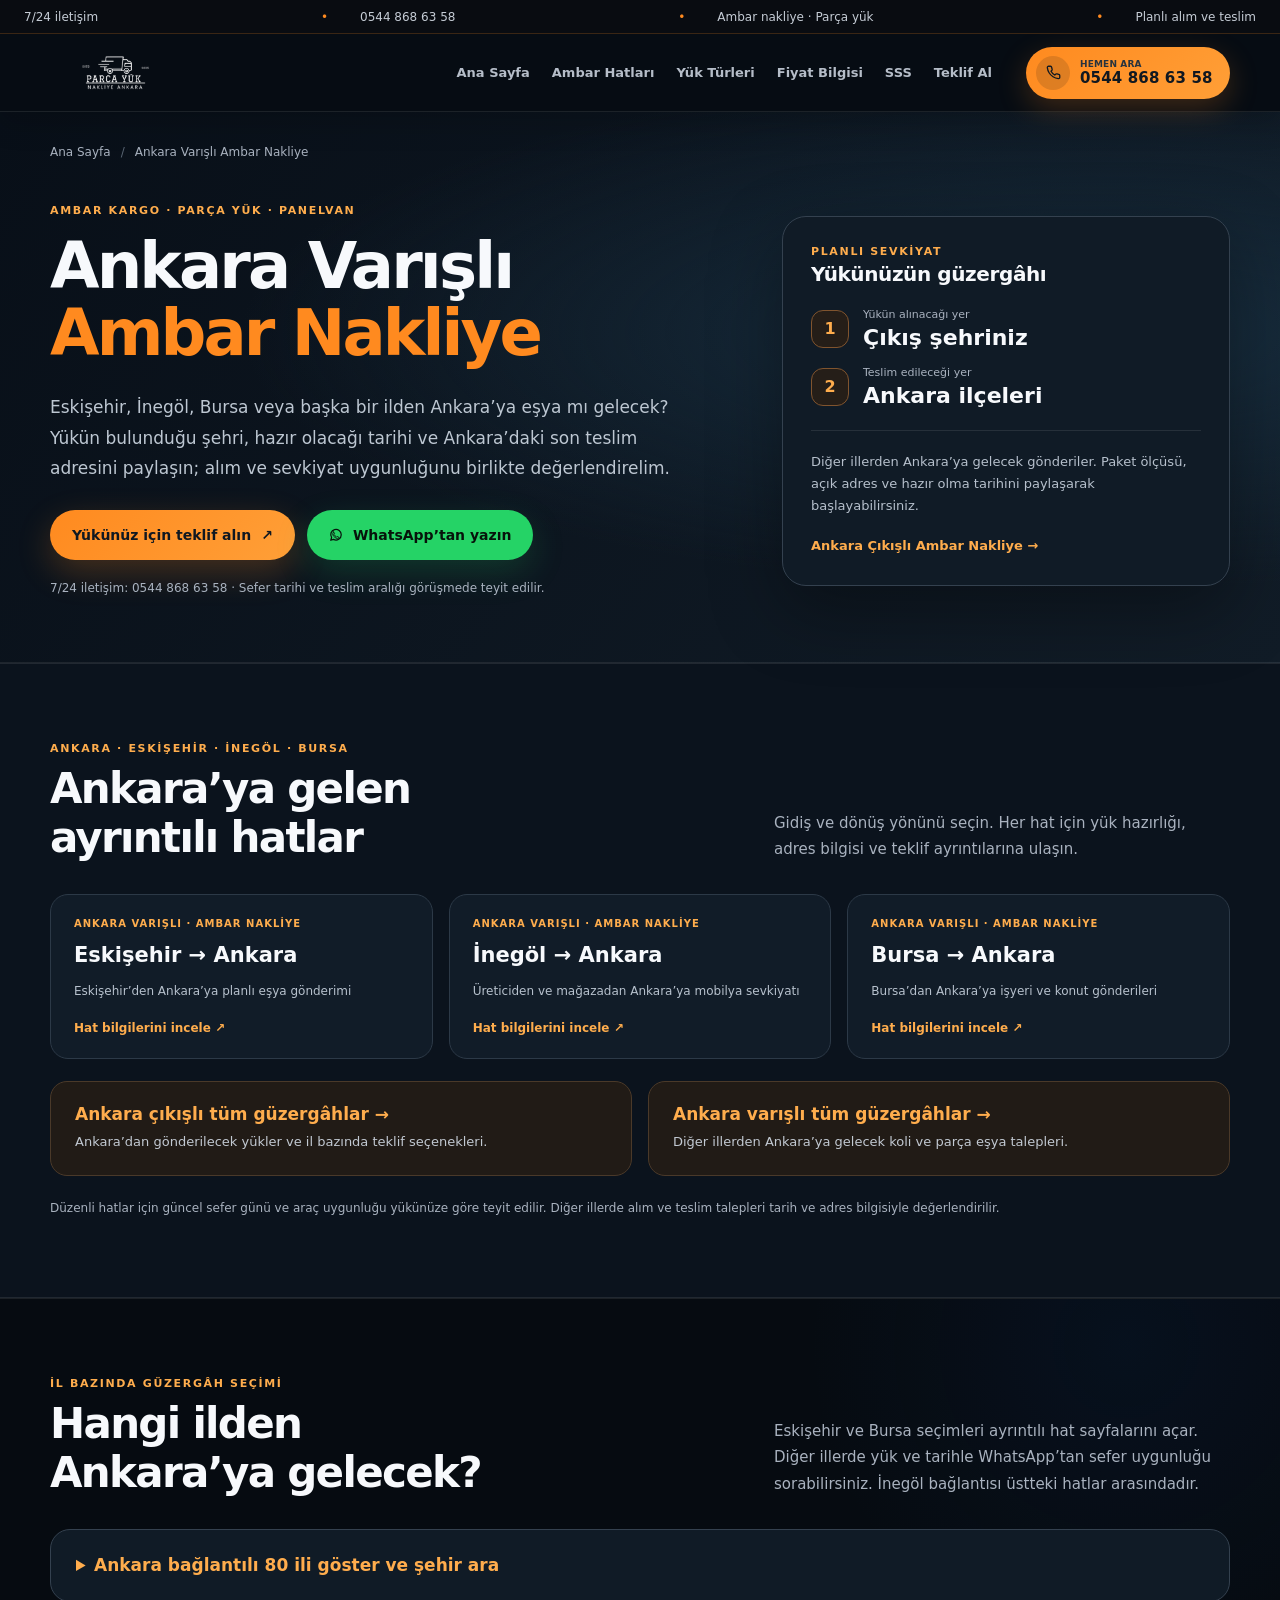
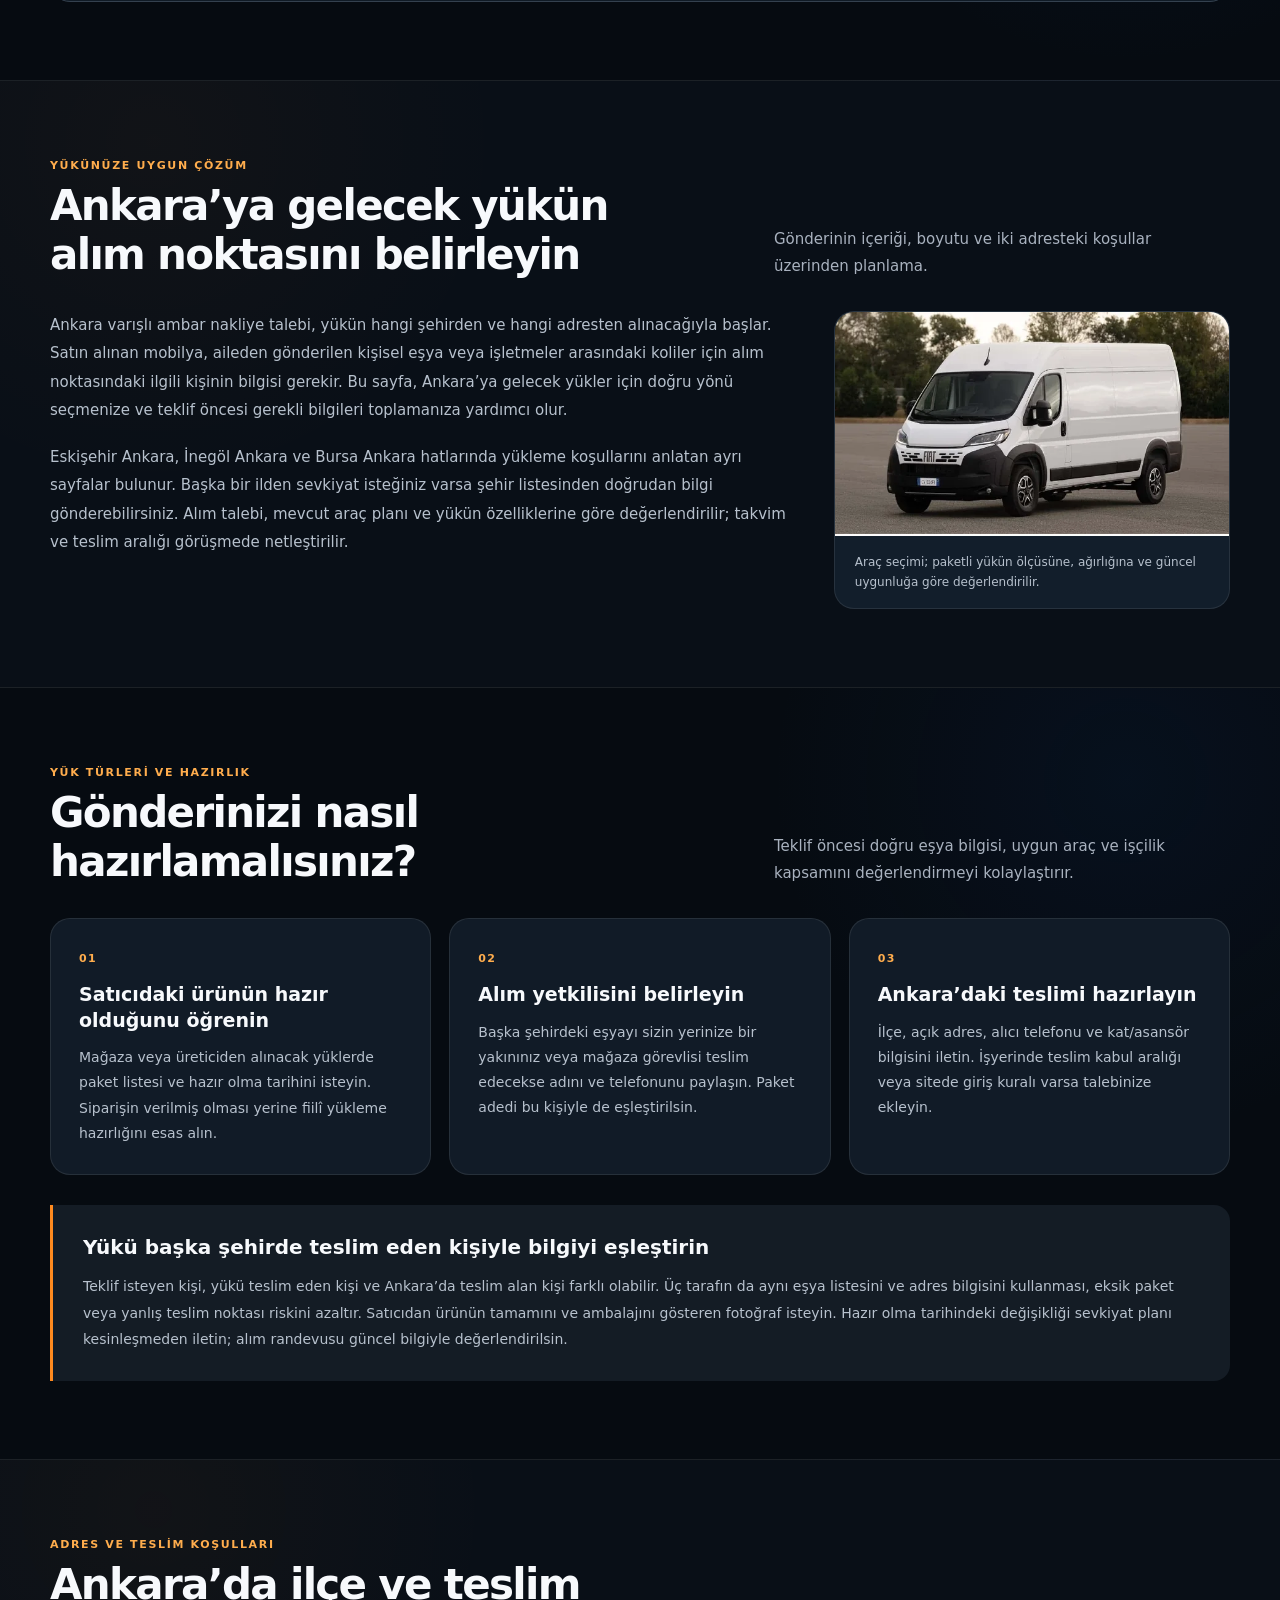
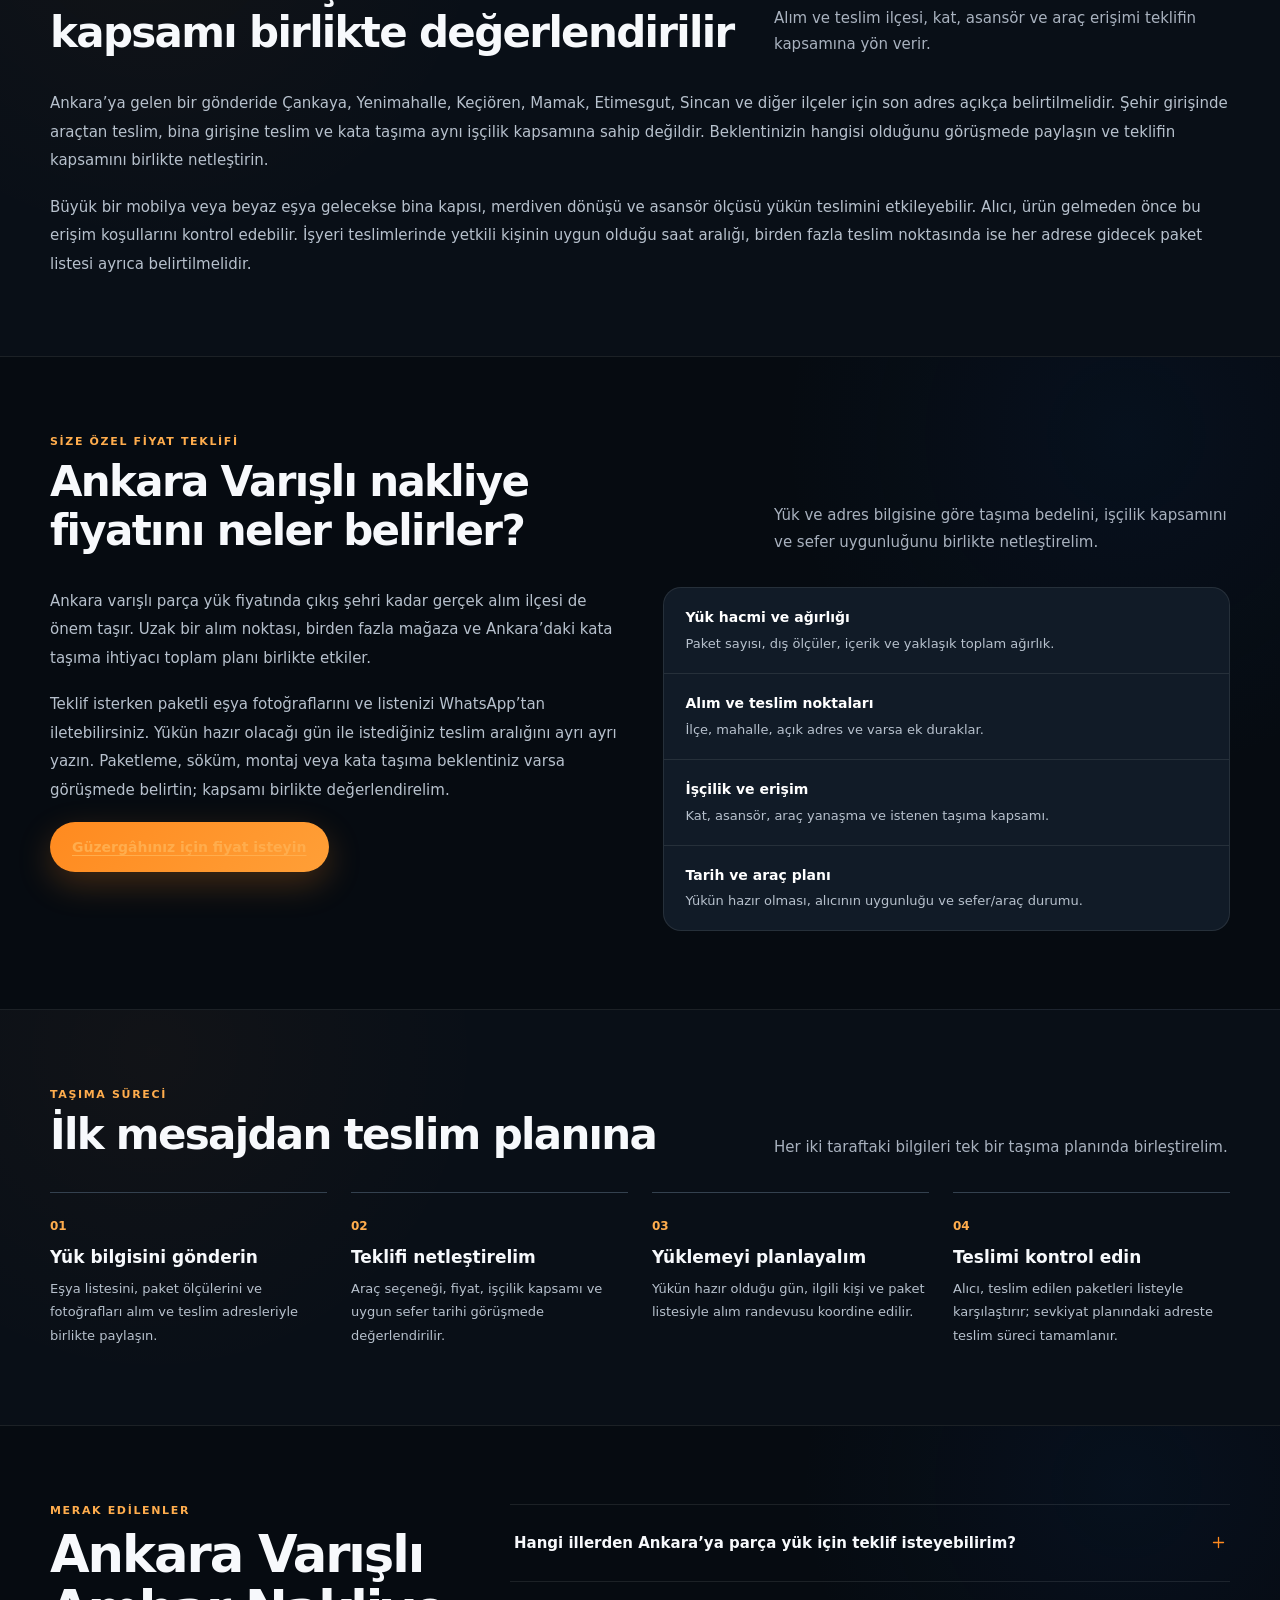
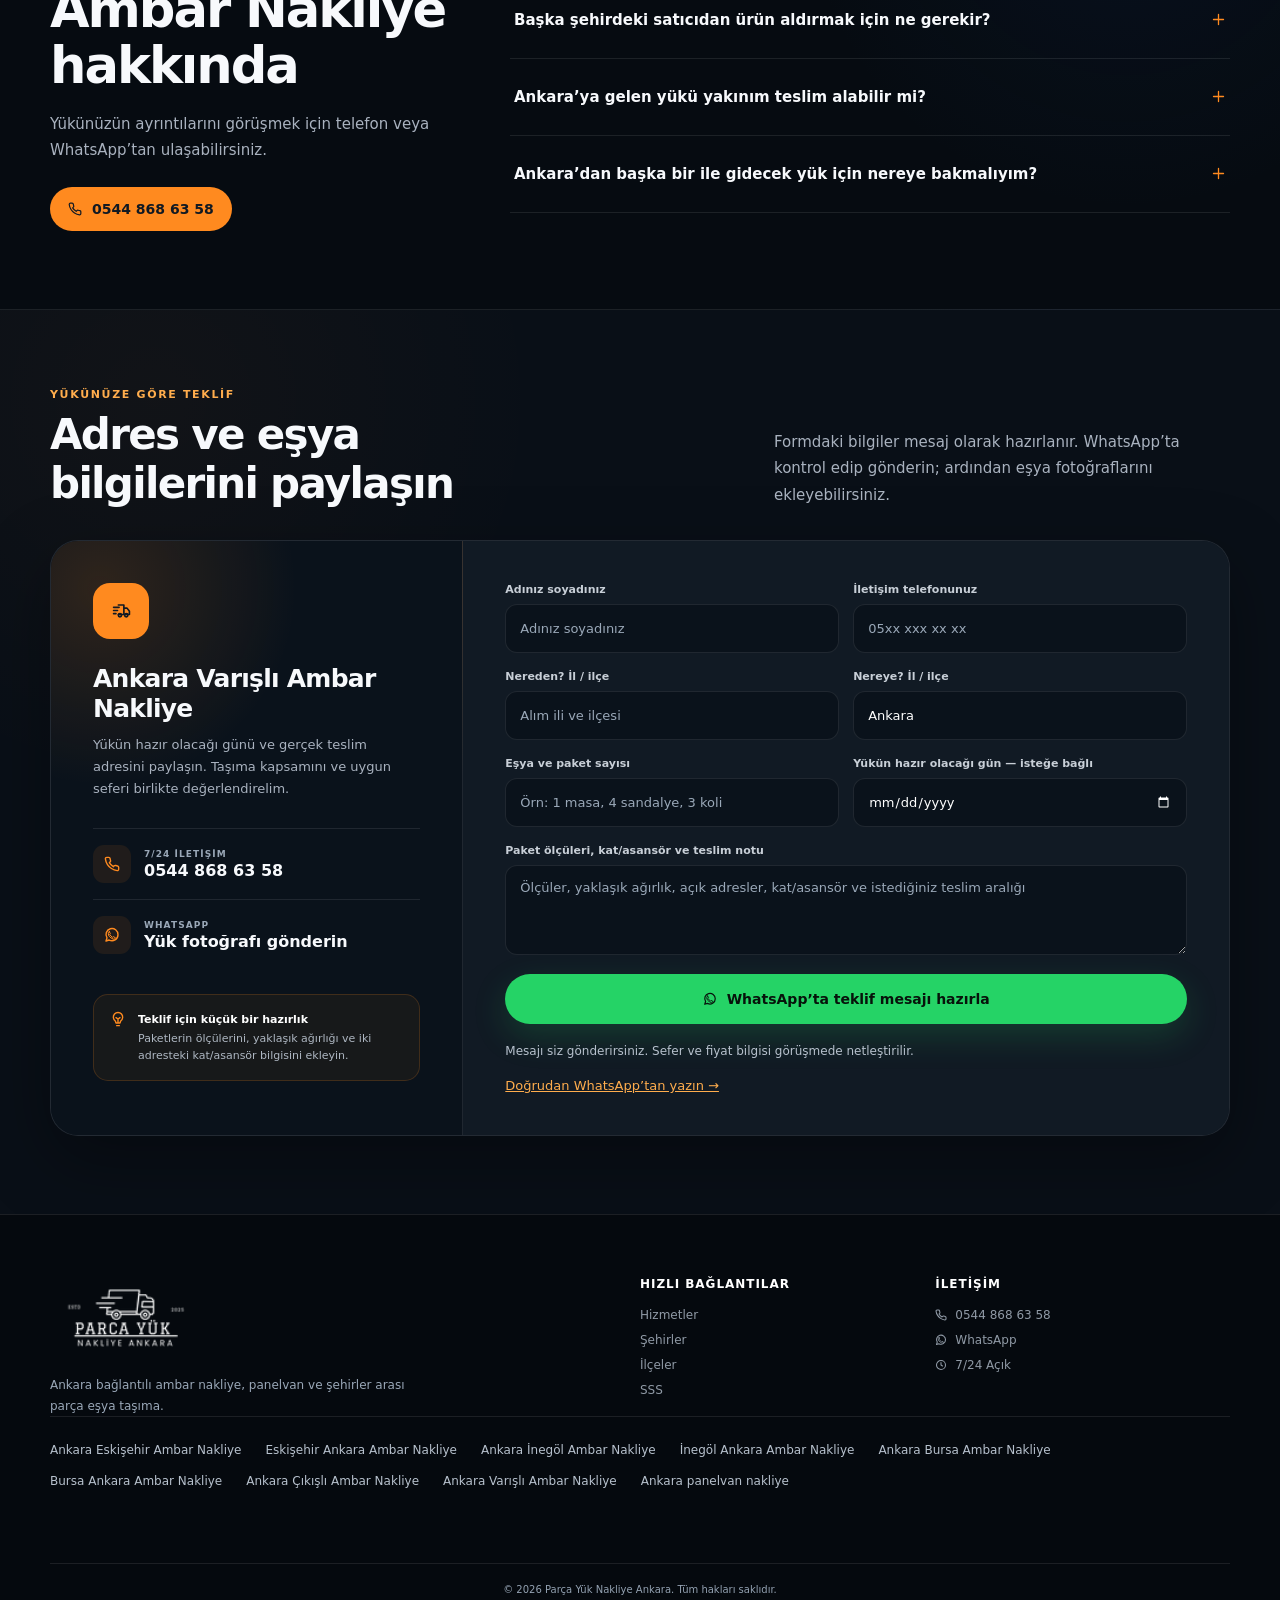
<file: ankara-varisli-ambar-nakliye.html>
<!doctype html>
<html lang="tr"><head>
  <meta charset="utf-8"><meta name="viewport" content="width=device-width, initial-scale=1">
  <title>Ankara Varışlı Ambar Nakliye | Ankara’ya Parça Yük</title>
  <meta name="description" content="Ankara varışlı ambar nakliye, koli ve parça eşya taşıma. Eskişehir, İnegöl ve Bursa çıkışlı hatları inceleyin; diğer illerden yükler için teklif isteyin.">
  <meta name="robots" content="index,follow,max-image-preview:large,max-snippet:-1,max-video-preview:-1">
  <meta name="theme-color" content="#080f18"><link rel="canonical" href="https://parcayuknakliyeankara.com/ankara-varisli-ambar-nakliye.html">
  <meta property="og:type" content="website"><meta property="og:locale" content="tr_TR">
  <meta property="og:site_name" content="Parça Yük Nakliye Ankara"><meta property="og:title" content="Ankara Varışlı Ambar Nakliye | Ankara’ya Parça Yük">
  <meta property="og:description" content="Ankara varışlı ambar nakliye, koli ve parça eşya taşıma. Eskişehir, İnegöl ve Bursa çıkışlı hatları inceleyin; diğer illerden yükler için teklif isteyin."><meta property="og:url" content="https://parcayuknakliyeankara.com/ankara-varisli-ambar-nakliye.html">
  <meta property="og:image" content="https://parcayuknakliyeankara.com/assets/img/optimized/panelvan-800.1cf2c7b042.webp">
  <meta property="og:image:alt" content="Şehirler arası parça eşya taşıması için panelvan araç">
  <meta name="twitter:card" content="summary_large_image"><meta name="twitter:title" content="Ankara Varışlı Ambar Nakliye | Ankara’ya Parça Yük">
  <meta name="twitter:description" content="Ankara varışlı ambar nakliye, koli ve parça eşya taşıma. Eskişehir, İnegöl ve Bursa çıkışlı hatları inceleyin; diğer illerden yükler için teklif isteyin.">
  <meta name="twitter:image" content="https://parcayuknakliyeankara.com/assets/img/optimized/panelvan-800.1cf2c7b042.webp">
  <style id="critical-styles">:root{--ink:#f7f9fc;--muted:#a9b2bf;--bg:#090f17;--bg-deep:#060b11;--card:#111a25;--card-2:#0d151f;--line:rgba(255,255,255,0.09);--orange:#ff8a1f;--orange-2:#ffad4d;--green:#25d366;--blue:#0f3d84;--shadow:0 24px 70px rgba(0,0,0,0.34)}*{box-sizing:border-box}html{scroll-behavior:smooth;scroll-padding-top:94px}body{margin:0;background:var(--bg);color:var(--ink);font-family:Inter,ui-sans-serif,system-ui,-apple-system,BlinkMacSystemFont,"Segoe UI",sans-serif;-webkit-font-smoothing:antialiased}button,input,textarea{font:inherit}a{color:inherit;text-decoration:none}button,input,textarea{border:0}img{display:block;max-width:100%}.container{width:min(1180px,calc(100% - 40px));margin:0 auto}.top-ticker{position:relative;z-index:31;height:34px;overflow:hidden;border-bottom:1px solid rgba(255,138,31,0.2);background:#090c11;color:#c5ccd5;font-size:12px}.ticker-track{width:min(1440px,100%);height:100%;margin:0 auto;padding:0 24px;display:flex;align-items:center;justify-content:space-between;white-space:nowrap}.ticker-track span{display:flex;align-items:center;gap:8px}.ticker-track span + span::before{content:"•";margin-right:24px;color:var(--orange)}.ticker-track i{color:var(--orange)}.site-header{position:sticky;top:0;z-index:30;height:78px;border-bottom:1px solid var(--line);background:rgba(7,13,20,0.96);box-shadow:0 10px 30px rgba(0,0,0,0.18);backdrop-filter:blur(18px)}.nav-wrap{height:100%;display:flex;align-items:center;gap:24px}.brand{width:130px;height:54px;display:grid;place-items:center;flex:0 0 auto;padding:5px 9px;border-radius:13px;filter:brightness(0) invert(1)}.brand img{width:112px;max-height:43px;object-fit:contain}.main-nav{margin-left:auto;display:flex;align-items:center;gap:2px}.main-nav a{padding:12px 10px;border-radius:10px;color:#b5bdc8;font-size:13px;font-weight:700;transition:color 160ms ease,background 160ms ease}.main-nav a:hover,.main-nav a:focus-visible{color:white;background:rgba(255,255,255,0.06)}.header-call{min-width:204px;padding:9px 16px 9px 10px;display:flex;align-items:center;gap:10px;border-radius:999px;background:linear-gradient(135deg,var(--orange),#ff9f37);color:#101821;font-size:15px;font-weight:900;letter-spacing:0.01em;box-shadow:0 10px 30px rgba(255,138,31,0.22);transition:transform 160ms ease,box-shadow 160ms ease}.header-call:hover{transform:translateY(-2px);box-shadow:0 14px 36px rgba(255,138,31,0.3)}.header-call small{display:block;color:rgba(16,24,33,0.68);font-size:9px;font-weight:800;text-transform:uppercase}.call-icon{width:34px;height:34px;display:grid;place-items:center;flex:0 0 auto;border-radius:50%;background:rgba(6,11,17,0.13)}.menu-toggle{display:none;width:42px;height:42px;border:1px solid var(--line);border-radius:10px;background:transparent;color:white;cursor:pointer}.hero{position:relative;min-height:690px;display:grid;align-items:center;overflow:hidden;border-bottom:1px solid var(--line);background:#07101a}.hero-media,.hero-shade{position:absolute;inset:0}.hero-media{background-image:none;background-size:cover;background-position:center;transform:scale(1.015)}.hero-shade{z-index:1;background:linear-gradient(90deg,rgba(3,9,16,0.97) 0%,rgba(3,9,16,0.88) 38%,rgba(3,9,16,0.49) 70%,rgba(3,9,16,0.73) 100%),linear-gradient(0deg,rgba(3,9,16,0.82) 0%,transparent 38%)}.hero::after{content:"";position:absolute;inset:0;z-index:1;opacity:0.16;pointer-events:none;background-image:radial-gradient(rgba(255,255,255,0.25) 0.6px,transparent 0.6px);background-size:5px 5px}.hero-grid{position:relative;z-index:2;padding:88px 0 94px;display:grid;grid-template-columns:minmax(0,1.28fr) minmax(350px,0.72fr);gap:74px;align-items:center}.eyebrow,.kicker{color:var(--orange);font-size:12px;font-weight:900;letter-spacing:0.19em;text-transform:uppercase}.eyebrow{width:max-content;max-width:100%;padding:9px 13px;display:flex;align-items:center;gap:8px;border:1px solid rgba(255,138,31,0.35);border-radius:999px;background:rgba(255,138,31,0.07);box-shadow:inset 0 0 24px rgba(255,138,31,0.05)}.hero h1{max-width:710px;margin:22px 0 18px;font-size:clamp(48px,5.8vw,78px);line-height:0.99;letter-spacing:-0.055em;text-wrap:balance}.hero h1 span{color:var(--orange)}.hero-copy>p{max-width:650px;margin:0;color:#bcc5d0;font-size:18px;line-height:1.75}.hero-actions,.urgent-actions{margin-top:30px;display:flex;flex-wrap:wrap;gap:12px}.btn{min-height:50px;padding:0 22px;display:inline-flex;align-items:center;justify-content:center;gap:10px;border-radius:999px;font-size:14px;font-weight:900;cursor:pointer;transition:transform 160ms ease,box-shadow 160ms ease,filter 160ms ease}.btn:hover{transform:translateY(-2px);filter:brightness(1.05)}.btn-primary{background:linear-gradient(135deg,var(--orange),#ff9f37);color:#101821;box-shadow:0 12px 34px rgba(255,138,31,0.24)}.btn-whatsapp{background:var(--green);color:#07130b;box-shadow:0 12px 34px rgba(37,211,102,0.18)}.hero-pills{margin-top:28px;display:flex;flex-wrap:wrap;gap:8px}.hero-pills span{padding:8px 11px;display:inline-flex;align-items:center;gap:7px;border:1px solid var(--line);border-radius:999px;background:rgba(12,22,34,0.68);color:#d2d8df;font-size:11px;font-weight:700;backdrop-filter:blur(10px)}.hero-pills i{color:var(--orange)}.hero-call-card{padding:30px;border:1px solid rgba(255,255,255,0.12);border-radius:28px;background:linear-gradient(145deg,rgba(16,26,38,0.95),rgba(8,15,23,0.93));box-shadow:var(--shadow),inset 0 1px rgba(255,255,255,0.05);backdrop-filter:blur(15px)}.hero-call-card ul{margin:22px 0 24px;padding:0;display:grid;gap:13px;list-style:none;color:#c0c8d2;font-size:13px}.hero-call-card li{display:flex;align-items:center;gap:10px}.hero-call-card li i{color:var(--orange)}.btn.full{width:100%}@media (max-width:1120px){.container{width:min(100% - 32px,1040px)}.main-nav a{padding-inline:7px;font-size:12px}.header-call{min-width:174px;padding-right:12px;font-size:13px}.hero-grid{grid-template-columns:1.2fr 0.8fr;gap:42px}}@media (max-width:920px){.top-ticker{display:none}.site-header{height:70px}.brand{width:106px}.brand img{width:98px}.menu-toggle{margin-left:auto;display:grid;place-items:center}.main-nav{position:absolute;top:70px;left:0;right:0;max-height:0;margin:0;padding:0 16px;overflow:hidden;display:grid;gap:2px;border-bottom:1px solid transparent;background:rgba(7,13,20,0.98);opacity:0;transform:translateY(-8px);transition:max-height 220ms ease,opacity 180ms ease,transform 180ms ease,padding 180ms ease}.main-nav.open{max-height:530px;padding-block:13px 18px;border-color:var(--line);opacity:1;transform:translateY(0)}.main-nav a{padding:12px;font-size:13px}.header-call{min-width:auto;padding:7px}.header-call>span:last-child{display:none}.hero{min-height:auto}.hero-grid{padding-block:74px;grid-template-columns:1fr;gap:34px}.hero-copy{max-width:720px}.hero-call-card{max-width:560px}}@media (max-width:620px){html{scroll-padding-top:74px}body{padding-bottom:68px}.container{width:min(100% - 28px,560px)}.site-header{height:64px}.brand{height:46px}.main-nav{top:64px}.header-call{display:none}.hero-media{background-image:none;background-position:center 38%}.hero-shade{background:linear-gradient(180deg,rgba(3,9,16,0.82) 0%,rgba(3,9,16,0.75) 28%,rgba(3,9,16,0.92) 67%,rgba(3,9,16,0.98) 100%),linear-gradient(90deg,rgba(3,9,16,0.46),rgba(3,9,16,0.64))}.hero-grid{padding-block:58px 54px}.eyebrow{font-size:9px;letter-spacing:0.12em}.hero h1{margin-top:18px;font-size:clamp(41px,13vw,57px)}.hero-copy>p{font-size:15px;line-height:1.7}.hero-actions,.urgent-actions{display:grid;grid-template-columns:1fr}.btn{width:100%}.hero-pills{display:grid;grid-template-columns:repeat(2,1fr)}.hero-pills span{justify-content:center;font-size:10px}.hero-call-card{padding:22px;border-radius:22px}}@media (prefers-reduced-motion:reduce){html{scroll-behavior:auto}*,*::before,*::after{scroll-behavior:auto !important;transition-duration:0.01ms !important;animation-duration:0.01ms !important;animation-iteration-count:1 !important}}.skip-link{position:fixed;top:-100px;left:16px;z-index:100;padding:12px 18px;border-radius:10px;background:#ff8a1f;color:#080f18;font-weight:800}.skip-link:focus{top:12px}.route-eyebrow{display:block;color:#ffad4d;font-size:11px;font-weight:850;letter-spacing:.15em;text-transform:uppercase}.route-hero{padding:30px 0 64px;border-bottom:1px solid var(--line);background:radial-gradient(ellipse at 85% 40%,#172d3e 0,transparent 55%),linear-gradient(130deg,#080f18,#111c27)}.route-breadcrumb{margin:0 0 40px;color:#a9b2bf;font-size:12px;line-height:1.8}.route-breadcrumb ol{padding:0;margin:0;list-style:none;display:flex;flex-wrap:wrap;gap:6px 10px}.route-breadcrumb li + li::before{content:'/';margin-right:10px;color:#596573}.route-breadcrumb a:hover{color:white;text-decoration:underline}.route-hero-grid{display:grid;grid-template-columns:minmax(0,1.2fr) minmax(0,.8fr);gap:60px;align-items:center}.route-hero h1{margin:16px 0 24px;font-size:clamp(38px,5.1vw,64px);line-height:1.06;font-weight:900;letter-spacing:-.045em;text-wrap:balance}.route-hero h1 span{display:block;color:var(--orange)}.route-lead{margin:0;max-width:640px;color:#bdc7d2;font-size:17px;line-height:1.8}.route-actions{display:flex;gap:12px;flex-wrap:wrap;margin-top:26px}.route-contact-note{margin:18px 0 0;color:#a9b2bf;font-size:12px;line-height:1.7}.route-plan{padding:28px;border:1px solid #34414f;border-radius:24px;background:#101b26;box-shadow:var(--shadow)}.route-plan h2{margin:4px 0 22px;font-size:20px;letter-spacing:-.02em}.route-stops{display:grid;gap:16px;margin:0;padding:0;list-style:none}.route-stops li{display:flex;align-items:center;gap:14px}.route-stops li>span{display:grid;place-items:center;width:38px;height:38px;flex:0 0 38px;border:1px solid #80542e;border-radius:12px;background:#251e18;color:#ffad4d;font-weight:900}.route-stops small{display:block;margin-bottom:4px;color:#a9b2bf;font-size:11px}.route-stops strong{font-size:22px}.route-plan p{padding-top:20px;margin:22px 0 18px;border-top:1px solid var(--line);font-size:13px;line-height:1.7;color:#b6c0cc}.route-text-link{color:#ffad4d;font-weight:800;font-size:13px;line-height:1.6}.route-text-link:hover{text-decoration:underline}@media (max-width:920px){.route-hero-grid,.route-intro-grid,.route-price-grid{grid-template-columns:minmax(0,1fr);gap:30px}.route-hero h1{max-width:700px}.route-plan{max-width:100%}.route-stops{grid-template-columns:repeat(2,minmax(0,1fr))}}@media (max-width:620px){.route-hero{padding:22px 0 42px}.route-breadcrumb{margin-bottom:28px;font-size:11px}.route-hero h1{font-size:clamp(34px,9vw,48px)}.route-lead{font-size:15px}.route-actions{display:grid;grid-template-columns:minmax(0,1fr)}.route-plan{padding:22px;border-radius:19px}.route-stops{grid-template-columns:minmax(0,1fr)}}.skip-link{position:fixed;top:-120px;left:16px;z-index:100;padding:12px 18px;background:#ff8a1f;color:#080f18;border-radius:10px;font-weight:800}.skip-link:focus{top:12px}.header-call small{color:#27333e}@media(prefers-reduced-motion:reduce){html{scroll-behavior:auto}*,*::before,*::after{transition:none!important;animation:none!important}}:where(i[class*="fa-"]){display:inline-flex;align-items:center;justify-content:center;width:1em;height:1em;line-height:1;vertical-align:-.125em;font-style:normal;flex-shrink:0}:where(i[class*="fa-"])::before{content:"";display:block;width:1em;height:1em;flex-shrink:0;background-color:currentColor;-webkit-mask:var(--site-icon) center/contain no-repeat;mask:var(--site-icon) center/contain no-repeat}.fa-bars{--site-icon:url("data:image/svg+xml,%3Csvg%20xmlns%3D%22http%3A%2F%2Fwww.w3.org%2F2000%2Fsvg%22%20viewBox%3D%220%200%2024%2024%22%20fill%3D%22none%22%20stroke%3D%22black%22%20stroke-width%3D%222.1%22%20stroke-linecap%3D%22round%22%20stroke-linejoin%3D%22round%22%3E%3Cpath%20d%3D%22M4%206h16M4%2012h16M4%2018h16%22%2F%3E%3C%2Fsvg%3E")}.fa-chevron-down{--site-icon:url("data:image/svg+xml,%3Csvg%20xmlns%3D%22http%3A%2F%2Fwww.w3.org%2F2000%2Fsvg%22%20viewBox%3D%220%200%2024%2024%22%20fill%3D%22none%22%20stroke%3D%22black%22%20stroke-width%3D%222.1%22%20stroke-linecap%3D%22round%22%20stroke-linejoin%3D%22round%22%3E%3Cpath%20d%3D%22m6%209%206%206%206-6%22%2F%3E%3C%2Fsvg%3E")}.fa-chevron-up{--site-icon:url("data:image/svg+xml,%3Csvg%20xmlns%3D%22http%3A%2F%2Fwww.w3.org%2F2000%2Fsvg%22%20viewBox%3D%220%200%2024%2024%22%20fill%3D%22none%22%20stroke%3D%22black%22%20stroke-width%3D%222.1%22%20stroke-linecap%3D%22round%22%20stroke-linejoin%3D%22round%22%3E%3Cpath%20d%3D%22m6%2015%206-6%206%206%22%2F%3E%3C%2Fsvg%3E")}.fa-clock{--site-icon:url("data:image/svg+xml,%3Csvg%20xmlns%3D%22http%3A%2F%2Fwww.w3.org%2F2000%2Fsvg%22%20viewBox%3D%220%200%2024%2024%22%20fill%3D%22none%22%20stroke%3D%22black%22%20stroke-width%3D%222.1%22%20stroke-linecap%3D%22round%22%20stroke-linejoin%3D%22round%22%3E%3Ccircle%20cx%3D%2212%22%20cy%3D%2212%22%20r%3D%229%22%2F%3E%3Cpath%20d%3D%22M12%207v5l3%202%22%2F%3E%3C%2Fsvg%3E")}.fa-lightbulb{--site-icon:url("data:image/svg+xml,%3Csvg%20xmlns%3D%22http%3A%2F%2Fwww.w3.org%2F2000%2Fsvg%22%20viewBox%3D%220%200%2024%2024%22%20fill%3D%22none%22%20stroke%3D%22black%22%20stroke-width%3D%222.1%22%20stroke-linecap%3D%22round%22%20stroke-linejoin%3D%22round%22%3E%3Cpath%20d%3D%22M9%2018h6m-5%204h4M8%2015a7%207%200%201%201%208%200l-1%203H9l-1-3zM12%2018v-6m-3-2%203%202%203-2%22%2F%3E%3C%2Fsvg%3E")}.fa-phone{--site-icon:url("data:image/svg+xml,%3Csvg%20xmlns%3D%22http%3A%2F%2Fwww.w3.org%2F2000%2Fsvg%22%20viewBox%3D%220%200%2024%2024%22%20fill%3D%22none%22%20stroke%3D%22black%22%20stroke-width%3D%222.1%22%20stroke-linecap%3D%22round%22%20stroke-linejoin%3D%22round%22%3E%3Cpath%20d%3D%22M22%2016.9v3a2%202%200%200%201-2.2%202%2019.8%2019.8%200%200%201-8.6-3.1%2019.5%2019.5%200%200%201-6-6A19.8%2019.8%200%200%201%202.1%204.2%202%202%200%200%201%204.1%202h3a2%202%200%200%201%202%201.7c.1%201%20.4%202%20.7%202.9a2%202%200%200%201-.5%202.1L8%2010a16%2016%200%200%200%206%206l1.3-1.3a2%202%200%200%201%202.1-.5c.9.3%201.9.6%202.9.7a2%202%200%200%201%201.7%202z%22%2F%3E%3C%2Fsvg%3E")}.fa-plus{--site-icon:url("data:image/svg+xml,%3Csvg%20xmlns%3D%22http%3A%2F%2Fwww.w3.org%2F2000%2Fsvg%22%20viewBox%3D%220%200%2024%2024%22%20fill%3D%22none%22%20stroke%3D%22black%22%20stroke-width%3D%222.1%22%20stroke-linecap%3D%22round%22%20stroke-linejoin%3D%22round%22%3E%3Cpath%20d%3D%22M12%204v16M4%2012h16%22%2F%3E%3C%2Fsvg%3E")}.fa-truck-fast{--site-icon:url("data:image/svg+xml,%3Csvg%20xmlns%3D%22http%3A%2F%2Fwww.w3.org%2F2000%2Fsvg%22%20viewBox%3D%220%200%2024%2024%22%20fill%3D%22none%22%20stroke%3D%22black%22%20stroke-width%3D%222.1%22%20stroke-linecap%3D%22round%22%20stroke-linejoin%3D%22round%22%3E%3Cpath%20d%3D%22M8%205h7v12H8m7-8h4l3%204v4h-7M2%208h7M2%2012h5M2%2016h3%22%2F%3E%3Ccircle%20cx%3D%2210%22%20cy%3D%2218%22%20r%3D%222%22%2F%3E%3Ccircle%20cx%3D%2218%22%20cy%3D%2218%22%20r%3D%222%22%2F%3E%3C%2Fsvg%3E")}.fa-whatsapp{--site-icon:url("data:image/svg+xml,%3Csvg%20xmlns%3D%22http%3A%2F%2Fwww.w3.org%2F2000%2Fsvg%22%20viewBox%3D%220%200%2024%2024%22%20fill%3D%22none%22%20stroke%3D%22black%22%20stroke-width%3D%222.1%22%20stroke-linecap%3D%22round%22%20stroke-linejoin%3D%22round%22%3E%3Cpath%20d%3D%22M21%2011.5a9%209%200%200%201-13.3%208L3%2021l1.5-4.7A9%209%200%201%201%2021%2011.5z%22%2F%3E%3Cpath%20d%3D%22m8%207%201.5%203-1%201c1.1%202%202.5%203.4%204.5%204.5l1-1%203%201.5c0%202-2%202.5-3.5%202C9%2016%206%2013%206.5%209.5%206.5%208%207%207%208%207z%22%20stroke-width%3D%221.5%22%2F%3E%3C%2Fsvg%3E")}.fa-xmark{--site-icon:url("data:image/svg+xml,%3Csvg%20xmlns%3D%22http%3A%2F%2Fwww.w3.org%2F2000%2Fsvg%22%20viewBox%3D%220%200%2024%2024%22%20fill%3D%22none%22%20stroke%3D%22black%22%20stroke-width%3D%222.1%22%20stroke-linecap%3D%22round%22%20stroke-linejoin%3D%22round%22%3E%3Cpath%20d%3D%22m6%206%2012%2012M18%206%206%2018%22%2F%3E%3C%2Fsvg%3E")}</style><link rel="preload" href="assets/css/app.d99d6fbcf3.css" as="style" onload="this.onload=null;this.rel='stylesheet'"><noscript><link rel="stylesheet" href="assets/css/app.d99d6fbcf3.css"></noscript><script type="application/ld+json">{"@context":"https://schema.org","@graph":[{"@type":"WebSite","@id":"https://parcayuknakliyeankara.com/#website","url":"https://parcayuknakliyeankara.com/","name":"Parça Yük Nakliye Ankara","inLanguage":"tr-TR"},{"@type":"MovingCompany","@id":"https://parcayuknakliyeankara.com/#business","name":"Parça Yük Nakliye Ankara","url":"https://parcayuknakliyeankara.com/","telephone":"+905448686358","logo":"https://parcayuknakliyeankara.com/assets/img/logof.png","image":"https://parcayuknakliyeankara.com/assets/img/optimized/panelvan-800.1cf2c7b042.webp","address":{"@type":"PostalAddress","addressLocality":"Ankara","addressCountry":"TR"},"areaServed":{"@type":"Country","name":"Türkiye"},"openingHours":"Mo-Su 00:00-23:59"},{"@type":"Service","@id":"https://parcayuknakliyeankara.com/ankara-varisli-ambar-nakliye.html#service","name":"Ankara Varışlı Ambar Nakliye","serviceType":"Ambar nakliye ve parça yük taşıma","description":"Ankara varışlı ambar nakliye, koli ve parça eşya taşıma. Eskişehir, İnegöl ve Bursa çıkışlı hatları inceleyin; diğer illerden yükler için teklif isteyin.","url":"https://parcayuknakliyeankara.com/ankara-varisli-ambar-nakliye.html","provider":{"@id":"https://parcayuknakliyeankara.com/#business"},"areaServed":[{"@type":"Country","name":"Türkiye"}]},{"@type":"WebPage","@id":"https://parcayuknakliyeankara.com/ankara-varisli-ambar-nakliye.html#webpage","url":"https://parcayuknakliyeankara.com/ankara-varisli-ambar-nakliye.html","name":"Ankara Varışlı Ambar Nakliye | Ankara’ya Parça Yük","description":"Ankara varışlı ambar nakliye, koli ve parça eşya taşıma. Eskişehir, İnegöl ve Bursa çıkışlı hatları inceleyin; diğer illerden yükler için teklif isteyin.","inLanguage":"tr-TR","isPartOf":{"@id":"https://parcayuknakliyeankara.com/#website"},"about":{"@id":"https://parcayuknakliyeankara.com/ankara-varisli-ambar-nakliye.html#service"},"breadcrumb":{"@id":"https://parcayuknakliyeankara.com/ankara-varisli-ambar-nakliye.html#breadcrumb"},"dateModified":"2026-10-16","primaryImageOfPage":{"@type":"ImageObject","url":"https://parcayuknakliyeankara.com/assets/img/optimized/panelvan-800.1cf2c7b042.webp"}},{"@type":"BreadcrumbList","@id":"https://parcayuknakliyeankara.com/ankara-varisli-ambar-nakliye.html#breadcrumb","itemListElement":[{"@type":"ListItem","position":1,"name":"Ana Sayfa","item":"https://parcayuknakliyeankara.com/"},{"@type":"ListItem","position":2,"name":"Ankara Varışlı Ambar Nakliye","item":"https://parcayuknakliyeankara.com/ankara-varisli-ambar-nakliye.html"}]}]}</script>
<script>
(function(){
  var started=false,timer;
  window.dataLayer=window.dataLayer||[];
  window.gtag=window.gtag||function(){window.dataLayer.push(arguments);};
  window.gtag('js',new Date());
  window.gtag('config','AW-17874354293');
  function load(){
    if(started)return;
    started=true;window.clearTimeout(timer);
    var s=document.createElement('script');s.async=true;s.fetchPriority='low';
    s.src='https://www.googletagmanager.com/gtag/js?id=AW-17874354293';
    document.head.appendChild(s);
    ['pointerdown','keydown','touchstart'].forEach(function(type){window.removeEventListener(type,load);});
  }
  window.ensureGoogleTag=load;
  ['pointerdown','keydown','touchstart'].forEach(function(type){window.addEventListener(type,load,{once:true,passive:true});});
  timer=window.setTimeout(load,2000);
  function idle(){if(window.requestIdleCallback)window.requestIdleCallback(load,{timeout:1000});else window.setTimeout(load,0);}
  function paint(){if(window.requestAnimationFrame)window.requestAnimationFrame(function(){window.requestAnimationFrame(idle);});else idle();}
  if(document.readyState==='loading')document.addEventListener('DOMContentLoaded',paint,{once:true});else paint();
})();
</script><link rel="icon" href="favicon.ico" type="image/x-icon" sizes="16x16 32x32 48x48 64x64"><link rel="icon" href="favicon-96x96.png" type="image/png" sizes="96x96"><link rel="apple-touch-icon" href="apple-touch-icon.png" type="image/png" sizes="180x180"><link rel="manifest" href="site.webmanifest" type="application/manifest+json"></head><body class="route-page"><a class="skip-link" href="#icerik" title="İçeriğe geç">İçeriğe geç</a><div class="top-ticker" aria-label="Hizmet bilgileri"><div class="ticker-track"><span>7/24 iletişim</span><span>0544 868 63 58</span><span>Ambar nakliye · Parça yük</span><span>Planlı alım ve teslim</span></div></div><header class="site-header">
      <div class="container nav-wrap"><a class="brand" href="index.html" aria-label="Parça Yük Nakliye Ankara ana sayfa" title="Parça Yük Nakliye Ankara | Panelvan Araç ile Eşya Taşıma"><img src="assets/img/optimized/brand-logo-256.827dabd50d.webp" alt="Parça Yük Nakliye Ankara" width="256" height="128" loading="eager" fetchpriority="auto" decoding="async" srcset="assets/img/optimized/brand-logo-128.70cbc92bc9.webp 128w, assets/img/optimized/brand-logo-256.827dabd50d.webp 256w" sizes="(max-width: 920px) 98px, 112px"></a><button id="menuToggle" class="menu-toggle" type="button" aria-label="Menüyü aç veya kapat" aria-expanded="false" aria-controls="mainNav"><i class="fa-solid fa-bars" aria-hidden="true"></i></button>
        <nav id="mainNav" class="main-nav" aria-label="Ana menü">
        <a href="index.html" title="Parça Yük Nakliye Ankara | Panelvan Araç ile Eşya Taşıma">Ana Sayfa</a><a href="#ambar-hatlari" title="Ambar Hatları">Ambar Hatları</a>
        <a href="#yukler" title="Yük Türleri">Yük Türleri</a><a href="#fiyat" title="Fiyat Bilgisi">Fiyat Bilgisi</a>
        <a href="#faq" title="SSS">SSS</a><a href="#teklif" title="Teklif Al">Teklif Al</a></nav><a class="header-call" href="tel:05448686358" title="0544 868 63 58 numarasını arayın"><span class="call-icon"><i class="fa-solid fa-phone" aria-hidden="true"></i></span><span><small>Hemen Ara</small>0544 868 63
            58</span></a>
      </div>
    </header><main id="icerik" tabindex="-1"><section class="route-hero"><div class="container">
      <nav class="route-breadcrumb" aria-label="Sayfa yolu"><ol><li><a href="index.html" title="Parça Yük Nakliye Ankara | Panelvan Araç ile Eşya Taşıma">Ana Sayfa</a></li><li aria-current="page">Ankara Varışlı Ambar Nakliye</li></ol></nav>
      <div class="route-hero-grid"><div><span class="route-eyebrow">Ambar kargo · Parça yük · Panelvan</span>
      <h1>Ankara Varışlı<span>Ambar Nakliye</span></h1><p class="route-lead">Eskişehir, İnegöl, Bursa veya başka bir ilden Ankara’ya eşya mı gelecek? Yükün bulunduğu şehri, hazır olacağı tarihi ve Ankara’daki son teslim adresini paylaşın; alım ve sevkiyat uygunluğunu birlikte değerlendirelim.</p>
      <div class="route-actions"><a class="btn btn-primary" href="#teklif" title="Yükünüz için teklif alın ↗">Yükünüz için teklif alın <span aria-hidden="true">↗</span></a>
      <a class="btn btn-whatsapp" href="https://wa.me/905448686358?text=Merhaba%2C%20Par%C3%A7a%20Y%C3%BCk%20Nakliye%20Ankara%20i%C3%A7in%20ta%C5%9F%C4%B1ma%20teklifi%20istiyorum.%0A%0ANereden%3A%20%0ANereye%3A%20Ankara%0AY%C3%BCk%20%2F%20paket%20adedi%3A%0APaket%20%C3%B6l%C3%A7%C3%BCleri%20%2F%20yakla%C5%9F%C4%B1k%20a%C4%9F%C4%B1rl%C4%B1k%3A%0AY%C3%BCk%C3%BCn%20haz%C4%B1r%20oldu%C4%9Fu%20tarih%3A%0AKat%20%2F%20asans%C3%B6r%3A%0A" target="_blank" rel="nofollow noopener noreferrer" title="WhatsApp üzerinden taşıma teklifi isteyin"><i class="fa-brands fa-whatsapp" aria-hidden="true"></i> WhatsApp’tan yazın</a></div>
      <p class="route-contact-note">7/24 iletişim: <a href="tel:+905448686358" title="0544 868 63 58 numarasını arayın">0544 868 63 58</a> · Sefer tarihi ve teslim aralığı görüşmede teyit edilir.</p></div>
      <aside class="route-plan" aria-label="Taşıma yönü"><span class="route-eyebrow">Planlı sevkiyat</span><h2>Yükünüzün güzergâhı</h2>
      <ol class="route-stops"><li><span aria-hidden="true">1</span><div><small>Yükün alınacağı yer</small><strong>Çıkış şehriniz</strong></div></li>
      <li><span aria-hidden="true">2</span><div><small>Teslim edileceği yer</small><strong>Ankara ilçeleri</strong></div></li></ol>
      <p>Diğer illerden Ankara’ya gelecek gönderiler. Paket ölçüsü, açık adres ve hazır olma tarihini paylaşarak başlayabilirsiniz.</p>
      <a class="route-text-link" href="ankara-cikisli-ambar-nakliye.html" title="Ankara Çıkışlı Ambar Nakliye | Şehirler Arası Parça Yük">Ankara Çıkışlı Ambar Nakliye →</a></aside></div></div></section><section id="ambar-hatlari" class="section route-directory" aria-labelledby="routeDirectoryTitle">
      <div class="container"><div class="section-heading"><div><span class="route-eyebrow">Ankara · Eskişehir · İnegöl · Bursa</span>
      <h2 id="routeDirectoryTitle">Ankara’ya gelen ayrıntılı hatlar</h2></div><p>Gidiş ve dönüş yönünü seçin. Her hat için yük hazırlığı, adres bilgisi ve teklif ayrıntılarına ulaşın.</p></div>
      <div class="route-link-grid"><a class="route-link-card" href="eskisehir-ankara-ambar-nakliye.html" title="Eskişehir Ankara Ambar Nakliye | Parça Eşya Taşıma">
      <small>Ankara varışlı · Ambar nakliye</small>
      <strong>Eskişehir <span aria-hidden="true">→</span> Ankara</strong>
      <span>Eskişehir’den Ankara’ya planlı eşya gönderimi</span><em>Hat bilgilerini incele <span aria-hidden="true">↗</span></em></a><a class="route-link-card" href="inegol-ankara-ambar-nakliye.html" title="İnegöl Ankara Ambar Nakliye | Mobilya ve Parça Yük">
      <small>Ankara varışlı · Ambar nakliye</small>
      <strong>İnegöl <span aria-hidden="true">→</span> Ankara</strong>
      <span>Üreticiden ve mağazadan Ankara’ya mobilya sevkiyatı</span><em>Hat bilgilerini incele <span aria-hidden="true">↗</span></em></a><a class="route-link-card" href="bursa-ankara-ambar-nakliye.html" title="Bursa Ankara Ambar Nakliye | Koli ve Parça Eşya">
      <small>Ankara varışlı · Ambar nakliye</small>
      <strong>Bursa <span aria-hidden="true">→</span> Ankara</strong>
      <span>Bursa’dan Ankara’ya işyeri ve konut gönderileri</span><em>Hat bilgilerini incele <span aria-hidden="true">↗</span></em></a></div>
      <div class="route-hub-links">
      <a href="ankara-cikisli-ambar-nakliye.html" title="Ankara Çıkışlı Ambar Nakliye | Şehirler Arası Parça Yük"><strong>Ankara çıkışlı tüm güzergâhlar →</strong><span>Ankara’dan gönderilecek yükler ve il bazında teklif seçenekleri.</span></a>
      <a href="ankara-varisli-ambar-nakliye.html" title="Ankara Varışlı Ambar Nakliye | Ankara’ya Parça Yük"><strong>Ankara varışlı tüm güzergâhlar →</strong><span>Diğer illerden Ankara’ya gelecek koli ve parça eşya talepleri.</span></a>
    </div>
      <p class="route-directory-note">Düzenli hatlar için güncel sefer günü ve araç uygunluğu yükünüze göre teyit edilir. Diğer illerde alım ve teslim talepleri tarih ve adres bilgisiyle değerlendirilir.</p>
      </div></section><section id="iller" class="section section-deep" aria-labelledby="citiesTitle"><div class="container">
      <div class="section-heading"><div><span class="route-eyebrow">İl bazında güzergâh seçimi</span><h2 id="citiesTitle">Hangi ilden Ankara’ya gelecek?</h2></div>
      <p>Eskişehir ve Bursa seçimleri ayrıntılı hat sayfalarını açar. Diğer illerde yük ve tarihle WhatsApp’tan sefer uygunluğu sorabilirsiniz. İnegöl bağlantısı üstteki hatlar arasındadır.</p></div>
      <details class="route-region-details"><summary>Ankara bağlantılı 80 ili göster ve şehir ara</summary><div class="route-region-content">
      <label class="province-search-label" for="provinceSearch">İl adıyla filtrele</label><input id="provinceSearch" class="province-search" type="search" autocomplete="off" placeholder="Örn: Eskişehir, Bursa, İstanbul" aria-controls="provinceList">
      <p id="provinceCount" class="province-count" role="status" aria-live="polite">80 il gösteriliyor.</p>
      <ul class="province-grid" id="provinceList"><li data-province="Adana"><a href="https://wa.me/905448686358?text=Merhaba%2C%20Par%C3%A7a%20Y%C3%BCk%20Nakliye%20Ankara%20i%C3%A7in%20ta%C5%9F%C4%B1ma%20teklifi%20istiyorum.%0A%0ANereden%3A%20Adana%0ANereye%3A%20Ankara%0AY%C3%BCk%20%2F%20paket%20adedi%3A%0APaket%20%C3%B6l%C3%A7%C3%BCleri%20%2F%20yakla%C5%9F%C4%B1k%20a%C4%9F%C4%B1rl%C4%B1k%3A%0AY%C3%BCk%C3%BCn%20haz%C4%B1r%20oldu%C4%9Fu%20tarih%3A%0AKat%20%2F%20asans%C3%B6r%3A%0A" target="_blank" rel="nofollow noopener noreferrer" title="Adana → Ankara için WhatsApp teklifi"><strong>Adana → Ankara</strong><small>Sefer uygunluğu sor · WhatsApp</small></a></li><li data-province="Adıyaman"><a href="https://wa.me/905448686358?text=Merhaba%2C%20Par%C3%A7a%20Y%C3%BCk%20Nakliye%20Ankara%20i%C3%A7in%20ta%C5%9F%C4%B1ma%20teklifi%20istiyorum.%0A%0ANereden%3A%20Ad%C4%B1yaman%0ANereye%3A%20Ankara%0AY%C3%BCk%20%2F%20paket%20adedi%3A%0APaket%20%C3%B6l%C3%A7%C3%BCleri%20%2F%20yakla%C5%9F%C4%B1k%20a%C4%9F%C4%B1rl%C4%B1k%3A%0AY%C3%BCk%C3%BCn%20haz%C4%B1r%20oldu%C4%9Fu%20tarih%3A%0AKat%20%2F%20asans%C3%B6r%3A%0A" target="_blank" rel="nofollow noopener noreferrer" title="Adıyaman → Ankara için WhatsApp teklifi"><strong>Adıyaman → Ankara</strong><small>Sefer uygunluğu sor · WhatsApp</small></a></li><li data-province="Afyonkarahisar"><a href="https://wa.me/905448686358?text=Merhaba%2C%20Par%C3%A7a%20Y%C3%BCk%20Nakliye%20Ankara%20i%C3%A7in%20ta%C5%9F%C4%B1ma%20teklifi%20istiyorum.%0A%0ANereden%3A%20Afyonkarahisar%0ANereye%3A%20Ankara%0AY%C3%BCk%20%2F%20paket%20adedi%3A%0APaket%20%C3%B6l%C3%A7%C3%BCleri%20%2F%20yakla%C5%9F%C4%B1k%20a%C4%9F%C4%B1rl%C4%B1k%3A%0AY%C3%BCk%C3%BCn%20haz%C4%B1r%20oldu%C4%9Fu%20tarih%3A%0AKat%20%2F%20asans%C3%B6r%3A%0A" target="_blank" rel="nofollow noopener noreferrer" title="Afyonkarahisar → Ankara için WhatsApp teklifi"><strong>Afyonkarahisar → Ankara</strong><small>Sefer uygunluğu sor · WhatsApp</small></a></li><li data-province="Ağrı"><a href="https://wa.me/905448686358?text=Merhaba%2C%20Par%C3%A7a%20Y%C3%BCk%20Nakliye%20Ankara%20i%C3%A7in%20ta%C5%9F%C4%B1ma%20teklifi%20istiyorum.%0A%0ANereden%3A%20A%C4%9Fr%C4%B1%0ANereye%3A%20Ankara%0AY%C3%BCk%20%2F%20paket%20adedi%3A%0APaket%20%C3%B6l%C3%A7%C3%BCleri%20%2F%20yakla%C5%9F%C4%B1k%20a%C4%9F%C4%B1rl%C4%B1k%3A%0AY%C3%BCk%C3%BCn%20haz%C4%B1r%20oldu%C4%9Fu%20tarih%3A%0AKat%20%2F%20asans%C3%B6r%3A%0A" target="_blank" rel="nofollow noopener noreferrer" title="Ağrı → Ankara için WhatsApp teklifi"><strong>Ağrı → Ankara</strong><small>Sefer uygunluğu sor · WhatsApp</small></a></li><li data-province="Aksaray"><a href="https://wa.me/905448686358?text=Merhaba%2C%20Par%C3%A7a%20Y%C3%BCk%20Nakliye%20Ankara%20i%C3%A7in%20ta%C5%9F%C4%B1ma%20teklifi%20istiyorum.%0A%0ANereden%3A%20Aksaray%0ANereye%3A%20Ankara%0AY%C3%BCk%20%2F%20paket%20adedi%3A%0APaket%20%C3%B6l%C3%A7%C3%BCleri%20%2F%20yakla%C5%9F%C4%B1k%20a%C4%9F%C4%B1rl%C4%B1k%3A%0AY%C3%BCk%C3%BCn%20haz%C4%B1r%20oldu%C4%9Fu%20tarih%3A%0AKat%20%2F%20asans%C3%B6r%3A%0A" target="_blank" rel="nofollow noopener noreferrer" title="Aksaray → Ankara için WhatsApp teklifi"><strong>Aksaray → Ankara</strong><small>Sefer uygunluğu sor · WhatsApp</small></a></li><li data-province="Amasya"><a href="https://wa.me/905448686358?text=Merhaba%2C%20Par%C3%A7a%20Y%C3%BCk%20Nakliye%20Ankara%20i%C3%A7in%20ta%C5%9F%C4%B1ma%20teklifi%20istiyorum.%0A%0ANereden%3A%20Amasya%0ANereye%3A%20Ankara%0AY%C3%BCk%20%2F%20paket%20adedi%3A%0APaket%20%C3%B6l%C3%A7%C3%BCleri%20%2F%20yakla%C5%9F%C4%B1k%20a%C4%9F%C4%B1rl%C4%B1k%3A%0AY%C3%BCk%C3%BCn%20haz%C4%B1r%20oldu%C4%9Fu%20tarih%3A%0AKat%20%2F%20asans%C3%B6r%3A%0A" target="_blank" rel="nofollow noopener noreferrer" title="Amasya → Ankara için WhatsApp teklifi"><strong>Amasya → Ankara</strong><small>Sefer uygunluğu sor · WhatsApp</small></a></li><li data-province="Antalya"><a href="https://wa.me/905448686358?text=Merhaba%2C%20Par%C3%A7a%20Y%C3%BCk%20Nakliye%20Ankara%20i%C3%A7in%20ta%C5%9F%C4%B1ma%20teklifi%20istiyorum.%0A%0ANereden%3A%20Antalya%0ANereye%3A%20Ankara%0AY%C3%BCk%20%2F%20paket%20adedi%3A%0APaket%20%C3%B6l%C3%A7%C3%BCleri%20%2F%20yakla%C5%9F%C4%B1k%20a%C4%9F%C4%B1rl%C4%B1k%3A%0AY%C3%BCk%C3%BCn%20haz%C4%B1r%20oldu%C4%9Fu%20tarih%3A%0AKat%20%2F%20asans%C3%B6r%3A%0A" target="_blank" rel="nofollow noopener noreferrer" title="Antalya → Ankara için WhatsApp teklifi"><strong>Antalya → Ankara</strong><small>Sefer uygunluğu sor · WhatsApp</small></a></li><li data-province="Ardahan"><a href="https://wa.me/905448686358?text=Merhaba%2C%20Par%C3%A7a%20Y%C3%BCk%20Nakliye%20Ankara%20i%C3%A7in%20ta%C5%9F%C4%B1ma%20teklifi%20istiyorum.%0A%0ANereden%3A%20Ardahan%0ANereye%3A%20Ankara%0AY%C3%BCk%20%2F%20paket%20adedi%3A%0APaket%20%C3%B6l%C3%A7%C3%BCleri%20%2F%20yakla%C5%9F%C4%B1k%20a%C4%9F%C4%B1rl%C4%B1k%3A%0AY%C3%BCk%C3%BCn%20haz%C4%B1r%20oldu%C4%9Fu%20tarih%3A%0AKat%20%2F%20asans%C3%B6r%3A%0A" target="_blank" rel="nofollow noopener noreferrer" title="Ardahan → Ankara için WhatsApp teklifi"><strong>Ardahan → Ankara</strong><small>Sefer uygunluğu sor · WhatsApp</small></a></li><li data-province="Artvin"><a href="https://wa.me/905448686358?text=Merhaba%2C%20Par%C3%A7a%20Y%C3%BCk%20Nakliye%20Ankara%20i%C3%A7in%20ta%C5%9F%C4%B1ma%20teklifi%20istiyorum.%0A%0ANereden%3A%20Artvin%0ANereye%3A%20Ankara%0AY%C3%BCk%20%2F%20paket%20adedi%3A%0APaket%20%C3%B6l%C3%A7%C3%BCleri%20%2F%20yakla%C5%9F%C4%B1k%20a%C4%9F%C4%B1rl%C4%B1k%3A%0AY%C3%BCk%C3%BCn%20haz%C4%B1r%20oldu%C4%9Fu%20tarih%3A%0AKat%20%2F%20asans%C3%B6r%3A%0A" target="_blank" rel="nofollow noopener noreferrer" title="Artvin → Ankara için WhatsApp teklifi"><strong>Artvin → Ankara</strong><small>Sefer uygunluğu sor · WhatsApp</small></a></li><li data-province="Aydın"><a href="https://wa.me/905448686358?text=Merhaba%2C%20Par%C3%A7a%20Y%C3%BCk%20Nakliye%20Ankara%20i%C3%A7in%20ta%C5%9F%C4%B1ma%20teklifi%20istiyorum.%0A%0ANereden%3A%20Ayd%C4%B1n%0ANereye%3A%20Ankara%0AY%C3%BCk%20%2F%20paket%20adedi%3A%0APaket%20%C3%B6l%C3%A7%C3%BCleri%20%2F%20yakla%C5%9F%C4%B1k%20a%C4%9F%C4%B1rl%C4%B1k%3A%0AY%C3%BCk%C3%BCn%20haz%C4%B1r%20oldu%C4%9Fu%20tarih%3A%0AKat%20%2F%20asans%C3%B6r%3A%0A" target="_blank" rel="nofollow noopener noreferrer" title="Aydın → Ankara için WhatsApp teklifi"><strong>Aydın → Ankara</strong><small>Sefer uygunluğu sor · WhatsApp</small></a></li><li data-province="Balıkesir"><a href="https://wa.me/905448686358?text=Merhaba%2C%20Par%C3%A7a%20Y%C3%BCk%20Nakliye%20Ankara%20i%C3%A7in%20ta%C5%9F%C4%B1ma%20teklifi%20istiyorum.%0A%0ANereden%3A%20Bal%C4%B1kesir%0ANereye%3A%20Ankara%0AY%C3%BCk%20%2F%20paket%20adedi%3A%0APaket%20%C3%B6l%C3%A7%C3%BCleri%20%2F%20yakla%C5%9F%C4%B1k%20a%C4%9F%C4%B1rl%C4%B1k%3A%0AY%C3%BCk%C3%BCn%20haz%C4%B1r%20oldu%C4%9Fu%20tarih%3A%0AKat%20%2F%20asans%C3%B6r%3A%0A" target="_blank" rel="nofollow noopener noreferrer" title="Balıkesir → Ankara için WhatsApp teklifi"><strong>Balıkesir → Ankara</strong><small>Sefer uygunluğu sor · WhatsApp</small></a></li><li data-province="Bartın"><a href="https://wa.me/905448686358?text=Merhaba%2C%20Par%C3%A7a%20Y%C3%BCk%20Nakliye%20Ankara%20i%C3%A7in%20ta%C5%9F%C4%B1ma%20teklifi%20istiyorum.%0A%0ANereden%3A%20Bart%C4%B1n%0ANereye%3A%20Ankara%0AY%C3%BCk%20%2F%20paket%20adedi%3A%0APaket%20%C3%B6l%C3%A7%C3%BCleri%20%2F%20yakla%C5%9F%C4%B1k%20a%C4%9F%C4%B1rl%C4%B1k%3A%0AY%C3%BCk%C3%BCn%20haz%C4%B1r%20oldu%C4%9Fu%20tarih%3A%0AKat%20%2F%20asans%C3%B6r%3A%0A" target="_blank" rel="nofollow noopener noreferrer" title="Bartın → Ankara için WhatsApp teklifi"><strong>Bartın → Ankara</strong><small>Sefer uygunluğu sor · WhatsApp</small></a></li><li data-province="Batman"><a href="https://wa.me/905448686358?text=Merhaba%2C%20Par%C3%A7a%20Y%C3%BCk%20Nakliye%20Ankara%20i%C3%A7in%20ta%C5%9F%C4%B1ma%20teklifi%20istiyorum.%0A%0ANereden%3A%20Batman%0ANereye%3A%20Ankara%0AY%C3%BCk%20%2F%20paket%20adedi%3A%0APaket%20%C3%B6l%C3%A7%C3%BCleri%20%2F%20yakla%C5%9F%C4%B1k%20a%C4%9F%C4%B1rl%C4%B1k%3A%0AY%C3%BCk%C3%BCn%20haz%C4%B1r%20oldu%C4%9Fu%20tarih%3A%0AKat%20%2F%20asans%C3%B6r%3A%0A" target="_blank" rel="nofollow noopener noreferrer" title="Batman → Ankara için WhatsApp teklifi"><strong>Batman → Ankara</strong><small>Sefer uygunluğu sor · WhatsApp</small></a></li><li data-province="Bayburt"><a href="https://wa.me/905448686358?text=Merhaba%2C%20Par%C3%A7a%20Y%C3%BCk%20Nakliye%20Ankara%20i%C3%A7in%20ta%C5%9F%C4%B1ma%20teklifi%20istiyorum.%0A%0ANereden%3A%20Bayburt%0ANereye%3A%20Ankara%0AY%C3%BCk%20%2F%20paket%20adedi%3A%0APaket%20%C3%B6l%C3%A7%C3%BCleri%20%2F%20yakla%C5%9F%C4%B1k%20a%C4%9F%C4%B1rl%C4%B1k%3A%0AY%C3%BCk%C3%BCn%20haz%C4%B1r%20oldu%C4%9Fu%20tarih%3A%0AKat%20%2F%20asans%C3%B6r%3A%0A" target="_blank" rel="nofollow noopener noreferrer" title="Bayburt → Ankara için WhatsApp teklifi"><strong>Bayburt → Ankara</strong><small>Sefer uygunluğu sor · WhatsApp</small></a></li><li data-province="Bilecik"><a href="https://wa.me/905448686358?text=Merhaba%2C%20Par%C3%A7a%20Y%C3%BCk%20Nakliye%20Ankara%20i%C3%A7in%20ta%C5%9F%C4%B1ma%20teklifi%20istiyorum.%0A%0ANereden%3A%20Bilecik%0ANereye%3A%20Ankara%0AY%C3%BCk%20%2F%20paket%20adedi%3A%0APaket%20%C3%B6l%C3%A7%C3%BCleri%20%2F%20yakla%C5%9F%C4%B1k%20a%C4%9F%C4%B1rl%C4%B1k%3A%0AY%C3%BCk%C3%BCn%20haz%C4%B1r%20oldu%C4%9Fu%20tarih%3A%0AKat%20%2F%20asans%C3%B6r%3A%0A" target="_blank" rel="nofollow noopener noreferrer" title="Bilecik → Ankara için WhatsApp teklifi"><strong>Bilecik → Ankara</strong><small>Sefer uygunluğu sor · WhatsApp</small></a></li><li data-province="Bingöl"><a href="https://wa.me/905448686358?text=Merhaba%2C%20Par%C3%A7a%20Y%C3%BCk%20Nakliye%20Ankara%20i%C3%A7in%20ta%C5%9F%C4%B1ma%20teklifi%20istiyorum.%0A%0ANereden%3A%20Bing%C3%B6l%0ANereye%3A%20Ankara%0AY%C3%BCk%20%2F%20paket%20adedi%3A%0APaket%20%C3%B6l%C3%A7%C3%BCleri%20%2F%20yakla%C5%9F%C4%B1k%20a%C4%9F%C4%B1rl%C4%B1k%3A%0AY%C3%BCk%C3%BCn%20haz%C4%B1r%20oldu%C4%9Fu%20tarih%3A%0AKat%20%2F%20asans%C3%B6r%3A%0A" target="_blank" rel="nofollow noopener noreferrer" title="Bingöl → Ankara için WhatsApp teklifi"><strong>Bingöl → Ankara</strong><small>Sefer uygunluğu sor · WhatsApp</small></a></li><li data-province="Bitlis"><a href="https://wa.me/905448686358?text=Merhaba%2C%20Par%C3%A7a%20Y%C3%BCk%20Nakliye%20Ankara%20i%C3%A7in%20ta%C5%9F%C4%B1ma%20teklifi%20istiyorum.%0A%0ANereden%3A%20Bitlis%0ANereye%3A%20Ankara%0AY%C3%BCk%20%2F%20paket%20adedi%3A%0APaket%20%C3%B6l%C3%A7%C3%BCleri%20%2F%20yakla%C5%9F%C4%B1k%20a%C4%9F%C4%B1rl%C4%B1k%3A%0AY%C3%BCk%C3%BCn%20haz%C4%B1r%20oldu%C4%9Fu%20tarih%3A%0AKat%20%2F%20asans%C3%B6r%3A%0A" target="_blank" rel="nofollow noopener noreferrer" title="Bitlis → Ankara için WhatsApp teklifi"><strong>Bitlis → Ankara</strong><small>Sefer uygunluğu sor · WhatsApp</small></a></li><li data-province="Bolu"><a href="https://wa.me/905448686358?text=Merhaba%2C%20Par%C3%A7a%20Y%C3%BCk%20Nakliye%20Ankara%20i%C3%A7in%20ta%C5%9F%C4%B1ma%20teklifi%20istiyorum.%0A%0ANereden%3A%20Bolu%0ANereye%3A%20Ankara%0AY%C3%BCk%20%2F%20paket%20adedi%3A%0APaket%20%C3%B6l%C3%A7%C3%BCleri%20%2F%20yakla%C5%9F%C4%B1k%20a%C4%9F%C4%B1rl%C4%B1k%3A%0AY%C3%BCk%C3%BCn%20haz%C4%B1r%20oldu%C4%9Fu%20tarih%3A%0AKat%20%2F%20asans%C3%B6r%3A%0A" target="_blank" rel="nofollow noopener noreferrer" title="Bolu → Ankara için WhatsApp teklifi"><strong>Bolu → Ankara</strong><small>Sefer uygunluğu sor · WhatsApp</small></a></li><li data-province="Burdur"><a href="https://wa.me/905448686358?text=Merhaba%2C%20Par%C3%A7a%20Y%C3%BCk%20Nakliye%20Ankara%20i%C3%A7in%20ta%C5%9F%C4%B1ma%20teklifi%20istiyorum.%0A%0ANereden%3A%20Burdur%0ANereye%3A%20Ankara%0AY%C3%BCk%20%2F%20paket%20adedi%3A%0APaket%20%C3%B6l%C3%A7%C3%BCleri%20%2F%20yakla%C5%9F%C4%B1k%20a%C4%9F%C4%B1rl%C4%B1k%3A%0AY%C3%BCk%C3%BCn%20haz%C4%B1r%20oldu%C4%9Fu%20tarih%3A%0AKat%20%2F%20asans%C3%B6r%3A%0A" target="_blank" rel="nofollow noopener noreferrer" title="Burdur → Ankara için WhatsApp teklifi"><strong>Burdur → Ankara</strong><small>Sefer uygunluğu sor · WhatsApp</small></a></li><li data-province="Bursa"><a href="bursa-ankara-ambar-nakliye.html" title="Bursa Ankara Ambar Nakliye | Koli ve Parça Eşya"><strong>Bursa → Ankara</strong><small>Hat bilgilerini incele</small></a></li><li data-province="Çanakkale"><a href="https://wa.me/905448686358?text=Merhaba%2C%20Par%C3%A7a%20Y%C3%BCk%20Nakliye%20Ankara%20i%C3%A7in%20ta%C5%9F%C4%B1ma%20teklifi%20istiyorum.%0A%0ANereden%3A%20%C3%87anakkale%0ANereye%3A%20Ankara%0AY%C3%BCk%20%2F%20paket%20adedi%3A%0APaket%20%C3%B6l%C3%A7%C3%BCleri%20%2F%20yakla%C5%9F%C4%B1k%20a%C4%9F%C4%B1rl%C4%B1k%3A%0AY%C3%BCk%C3%BCn%20haz%C4%B1r%20oldu%C4%9Fu%20tarih%3A%0AKat%20%2F%20asans%C3%B6r%3A%0A" target="_blank" rel="nofollow noopener noreferrer" title="Çanakkale → Ankara için WhatsApp teklifi"><strong>Çanakkale → Ankara</strong><small>Sefer uygunluğu sor · WhatsApp</small></a></li><li data-province="Çankırı"><a href="https://wa.me/905448686358?text=Merhaba%2C%20Par%C3%A7a%20Y%C3%BCk%20Nakliye%20Ankara%20i%C3%A7in%20ta%C5%9F%C4%B1ma%20teklifi%20istiyorum.%0A%0ANereden%3A%20%C3%87ank%C4%B1r%C4%B1%0ANereye%3A%20Ankara%0AY%C3%BCk%20%2F%20paket%20adedi%3A%0APaket%20%C3%B6l%C3%A7%C3%BCleri%20%2F%20yakla%C5%9F%C4%B1k%20a%C4%9F%C4%B1rl%C4%B1k%3A%0AY%C3%BCk%C3%BCn%20haz%C4%B1r%20oldu%C4%9Fu%20tarih%3A%0AKat%20%2F%20asans%C3%B6r%3A%0A" target="_blank" rel="nofollow noopener noreferrer" title="Çankırı → Ankara için WhatsApp teklifi"><strong>Çankırı → Ankara</strong><small>Sefer uygunluğu sor · WhatsApp</small></a></li><li data-province="Çorum"><a href="https://wa.me/905448686358?text=Merhaba%2C%20Par%C3%A7a%20Y%C3%BCk%20Nakliye%20Ankara%20i%C3%A7in%20ta%C5%9F%C4%B1ma%20teklifi%20istiyorum.%0A%0ANereden%3A%20%C3%87orum%0ANereye%3A%20Ankara%0AY%C3%BCk%20%2F%20paket%20adedi%3A%0APaket%20%C3%B6l%C3%A7%C3%BCleri%20%2F%20yakla%C5%9F%C4%B1k%20a%C4%9F%C4%B1rl%C4%B1k%3A%0AY%C3%BCk%C3%BCn%20haz%C4%B1r%20oldu%C4%9Fu%20tarih%3A%0AKat%20%2F%20asans%C3%B6r%3A%0A" target="_blank" rel="nofollow noopener noreferrer" title="Çorum → Ankara için WhatsApp teklifi"><strong>Çorum → Ankara</strong><small>Sefer uygunluğu sor · WhatsApp</small></a></li><li data-province="Denizli"><a href="https://wa.me/905448686358?text=Merhaba%2C%20Par%C3%A7a%20Y%C3%BCk%20Nakliye%20Ankara%20i%C3%A7in%20ta%C5%9F%C4%B1ma%20teklifi%20istiyorum.%0A%0ANereden%3A%20Denizli%0ANereye%3A%20Ankara%0AY%C3%BCk%20%2F%20paket%20adedi%3A%0APaket%20%C3%B6l%C3%A7%C3%BCleri%20%2F%20yakla%C5%9F%C4%B1k%20a%C4%9F%C4%B1rl%C4%B1k%3A%0AY%C3%BCk%C3%BCn%20haz%C4%B1r%20oldu%C4%9Fu%20tarih%3A%0AKat%20%2F%20asans%C3%B6r%3A%0A" target="_blank" rel="nofollow noopener noreferrer" title="Denizli → Ankara için WhatsApp teklifi"><strong>Denizli → Ankara</strong><small>Sefer uygunluğu sor · WhatsApp</small></a></li><li data-province="Diyarbakır"><a href="https://wa.me/905448686358?text=Merhaba%2C%20Par%C3%A7a%20Y%C3%BCk%20Nakliye%20Ankara%20i%C3%A7in%20ta%C5%9F%C4%B1ma%20teklifi%20istiyorum.%0A%0ANereden%3A%20Diyarbak%C4%B1r%0ANereye%3A%20Ankara%0AY%C3%BCk%20%2F%20paket%20adedi%3A%0APaket%20%C3%B6l%C3%A7%C3%BCleri%20%2F%20yakla%C5%9F%C4%B1k%20a%C4%9F%C4%B1rl%C4%B1k%3A%0AY%C3%BCk%C3%BCn%20haz%C4%B1r%20oldu%C4%9Fu%20tarih%3A%0AKat%20%2F%20asans%C3%B6r%3A%0A" target="_blank" rel="nofollow noopener noreferrer" title="Diyarbakır → Ankara için WhatsApp teklifi"><strong>Diyarbakır → Ankara</strong><small>Sefer uygunluğu sor · WhatsApp</small></a></li><li data-province="Düzce"><a href="https://wa.me/905448686358?text=Merhaba%2C%20Par%C3%A7a%20Y%C3%BCk%20Nakliye%20Ankara%20i%C3%A7in%20ta%C5%9F%C4%B1ma%20teklifi%20istiyorum.%0A%0ANereden%3A%20D%C3%BCzce%0ANereye%3A%20Ankara%0AY%C3%BCk%20%2F%20paket%20adedi%3A%0APaket%20%C3%B6l%C3%A7%C3%BCleri%20%2F%20yakla%C5%9F%C4%B1k%20a%C4%9F%C4%B1rl%C4%B1k%3A%0AY%C3%BCk%C3%BCn%20haz%C4%B1r%20oldu%C4%9Fu%20tarih%3A%0AKat%20%2F%20asans%C3%B6r%3A%0A" target="_blank" rel="nofollow noopener noreferrer" title="Düzce → Ankara için WhatsApp teklifi"><strong>Düzce → Ankara</strong><small>Sefer uygunluğu sor · WhatsApp</small></a></li><li data-province="Edirne"><a href="https://wa.me/905448686358?text=Merhaba%2C%20Par%C3%A7a%20Y%C3%BCk%20Nakliye%20Ankara%20i%C3%A7in%20ta%C5%9F%C4%B1ma%20teklifi%20istiyorum.%0A%0ANereden%3A%20Edirne%0ANereye%3A%20Ankara%0AY%C3%BCk%20%2F%20paket%20adedi%3A%0APaket%20%C3%B6l%C3%A7%C3%BCleri%20%2F%20yakla%C5%9F%C4%B1k%20a%C4%9F%C4%B1rl%C4%B1k%3A%0AY%C3%BCk%C3%BCn%20haz%C4%B1r%20oldu%C4%9Fu%20tarih%3A%0AKat%20%2F%20asans%C3%B6r%3A%0A" target="_blank" rel="nofollow noopener noreferrer" title="Edirne → Ankara için WhatsApp teklifi"><strong>Edirne → Ankara</strong><small>Sefer uygunluğu sor · WhatsApp</small></a></li><li data-province="Elazığ"><a href="https://wa.me/905448686358?text=Merhaba%2C%20Par%C3%A7a%20Y%C3%BCk%20Nakliye%20Ankara%20i%C3%A7in%20ta%C5%9F%C4%B1ma%20teklifi%20istiyorum.%0A%0ANereden%3A%20Elaz%C4%B1%C4%9F%0ANereye%3A%20Ankara%0AY%C3%BCk%20%2F%20paket%20adedi%3A%0APaket%20%C3%B6l%C3%A7%C3%BCleri%20%2F%20yakla%C5%9F%C4%B1k%20a%C4%9F%C4%B1rl%C4%B1k%3A%0AY%C3%BCk%C3%BCn%20haz%C4%B1r%20oldu%C4%9Fu%20tarih%3A%0AKat%20%2F%20asans%C3%B6r%3A%0A" target="_blank" rel="nofollow noopener noreferrer" title="Elazığ → Ankara için WhatsApp teklifi"><strong>Elazığ → Ankara</strong><small>Sefer uygunluğu sor · WhatsApp</small></a></li><li data-province="Erzincan"><a href="https://wa.me/905448686358?text=Merhaba%2C%20Par%C3%A7a%20Y%C3%BCk%20Nakliye%20Ankara%20i%C3%A7in%20ta%C5%9F%C4%B1ma%20teklifi%20istiyorum.%0A%0ANereden%3A%20Erzincan%0ANereye%3A%20Ankara%0AY%C3%BCk%20%2F%20paket%20adedi%3A%0APaket%20%C3%B6l%C3%A7%C3%BCleri%20%2F%20yakla%C5%9F%C4%B1k%20a%C4%9F%C4%B1rl%C4%B1k%3A%0AY%C3%BCk%C3%BCn%20haz%C4%B1r%20oldu%C4%9Fu%20tarih%3A%0AKat%20%2F%20asans%C3%B6r%3A%0A" target="_blank" rel="nofollow noopener noreferrer" title="Erzincan → Ankara için WhatsApp teklifi"><strong>Erzincan → Ankara</strong><small>Sefer uygunluğu sor · WhatsApp</small></a></li><li data-province="Erzurum"><a href="https://wa.me/905448686358?text=Merhaba%2C%20Par%C3%A7a%20Y%C3%BCk%20Nakliye%20Ankara%20i%C3%A7in%20ta%C5%9F%C4%B1ma%20teklifi%20istiyorum.%0A%0ANereden%3A%20Erzurum%0ANereye%3A%20Ankara%0AY%C3%BCk%20%2F%20paket%20adedi%3A%0APaket%20%C3%B6l%C3%A7%C3%BCleri%20%2F%20yakla%C5%9F%C4%B1k%20a%C4%9F%C4%B1rl%C4%B1k%3A%0AY%C3%BCk%C3%BCn%20haz%C4%B1r%20oldu%C4%9Fu%20tarih%3A%0AKat%20%2F%20asans%C3%B6r%3A%0A" target="_blank" rel="nofollow noopener noreferrer" title="Erzurum → Ankara için WhatsApp teklifi"><strong>Erzurum → Ankara</strong><small>Sefer uygunluğu sor · WhatsApp</small></a></li><li data-province="Eskişehir"><a href="eskisehir-ankara-ambar-nakliye.html" title="Eskişehir Ankara Ambar Nakliye | Parça Eşya Taşıma"><strong>Eskişehir → Ankara</strong><small>Hat bilgilerini incele</small></a></li><li data-province="Gaziantep"><a href="https://wa.me/905448686358?text=Merhaba%2C%20Par%C3%A7a%20Y%C3%BCk%20Nakliye%20Ankara%20i%C3%A7in%20ta%C5%9F%C4%B1ma%20teklifi%20istiyorum.%0A%0ANereden%3A%20Gaziantep%0ANereye%3A%20Ankara%0AY%C3%BCk%20%2F%20paket%20adedi%3A%0APaket%20%C3%B6l%C3%A7%C3%BCleri%20%2F%20yakla%C5%9F%C4%B1k%20a%C4%9F%C4%B1rl%C4%B1k%3A%0AY%C3%BCk%C3%BCn%20haz%C4%B1r%20oldu%C4%9Fu%20tarih%3A%0AKat%20%2F%20asans%C3%B6r%3A%0A" target="_blank" rel="nofollow noopener noreferrer" title="Gaziantep → Ankara için WhatsApp teklifi"><strong>Gaziantep → Ankara</strong><small>Sefer uygunluğu sor · WhatsApp</small></a></li><li data-province="Giresun"><a href="https://wa.me/905448686358?text=Merhaba%2C%20Par%C3%A7a%20Y%C3%BCk%20Nakliye%20Ankara%20i%C3%A7in%20ta%C5%9F%C4%B1ma%20teklifi%20istiyorum.%0A%0ANereden%3A%20Giresun%0ANereye%3A%20Ankara%0AY%C3%BCk%20%2F%20paket%20adedi%3A%0APaket%20%C3%B6l%C3%A7%C3%BCleri%20%2F%20yakla%C5%9F%C4%B1k%20a%C4%9F%C4%B1rl%C4%B1k%3A%0AY%C3%BCk%C3%BCn%20haz%C4%B1r%20oldu%C4%9Fu%20tarih%3A%0AKat%20%2F%20asans%C3%B6r%3A%0A" target="_blank" rel="nofollow noopener noreferrer" title="Giresun → Ankara için WhatsApp teklifi"><strong>Giresun → Ankara</strong><small>Sefer uygunluğu sor · WhatsApp</small></a></li><li data-province="Gümüşhane"><a href="https://wa.me/905448686358?text=Merhaba%2C%20Par%C3%A7a%20Y%C3%BCk%20Nakliye%20Ankara%20i%C3%A7in%20ta%C5%9F%C4%B1ma%20teklifi%20istiyorum.%0A%0ANereden%3A%20G%C3%BCm%C3%BC%C5%9Fhane%0ANereye%3A%20Ankara%0AY%C3%BCk%20%2F%20paket%20adedi%3A%0APaket%20%C3%B6l%C3%A7%C3%BCleri%20%2F%20yakla%C5%9F%C4%B1k%20a%C4%9F%C4%B1rl%C4%B1k%3A%0AY%C3%BCk%C3%BCn%20haz%C4%B1r%20oldu%C4%9Fu%20tarih%3A%0AKat%20%2F%20asans%C3%B6r%3A%0A" target="_blank" rel="nofollow noopener noreferrer" title="Gümüşhane → Ankara için WhatsApp teklifi"><strong>Gümüşhane → Ankara</strong><small>Sefer uygunluğu sor · WhatsApp</small></a></li><li data-province="Hakkari"><a href="https://wa.me/905448686358?text=Merhaba%2C%20Par%C3%A7a%20Y%C3%BCk%20Nakliye%20Ankara%20i%C3%A7in%20ta%C5%9F%C4%B1ma%20teklifi%20istiyorum.%0A%0ANereden%3A%20Hakkari%0ANereye%3A%20Ankara%0AY%C3%BCk%20%2F%20paket%20adedi%3A%0APaket%20%C3%B6l%C3%A7%C3%BCleri%20%2F%20yakla%C5%9F%C4%B1k%20a%C4%9F%C4%B1rl%C4%B1k%3A%0AY%C3%BCk%C3%BCn%20haz%C4%B1r%20oldu%C4%9Fu%20tarih%3A%0AKat%20%2F%20asans%C3%B6r%3A%0A" target="_blank" rel="nofollow noopener noreferrer" title="Hakkari → Ankara için WhatsApp teklifi"><strong>Hakkari → Ankara</strong><small>Sefer uygunluğu sor · WhatsApp</small></a></li><li data-province="Hatay"><a href="https://wa.me/905448686358?text=Merhaba%2C%20Par%C3%A7a%20Y%C3%BCk%20Nakliye%20Ankara%20i%C3%A7in%20ta%C5%9F%C4%B1ma%20teklifi%20istiyorum.%0A%0ANereden%3A%20Hatay%0ANereye%3A%20Ankara%0AY%C3%BCk%20%2F%20paket%20adedi%3A%0APaket%20%C3%B6l%C3%A7%C3%BCleri%20%2F%20yakla%C5%9F%C4%B1k%20a%C4%9F%C4%B1rl%C4%B1k%3A%0AY%C3%BCk%C3%BCn%20haz%C4%B1r%20oldu%C4%9Fu%20tarih%3A%0AKat%20%2F%20asans%C3%B6r%3A%0A" target="_blank" rel="nofollow noopener noreferrer" title="Hatay → Ankara için WhatsApp teklifi"><strong>Hatay → Ankara</strong><small>Sefer uygunluğu sor · WhatsApp</small></a></li><li data-province="Iğdır"><a href="https://wa.me/905448686358?text=Merhaba%2C%20Par%C3%A7a%20Y%C3%BCk%20Nakliye%20Ankara%20i%C3%A7in%20ta%C5%9F%C4%B1ma%20teklifi%20istiyorum.%0A%0ANereden%3A%20I%C4%9Fd%C4%B1r%0ANereye%3A%20Ankara%0AY%C3%BCk%20%2F%20paket%20adedi%3A%0APaket%20%C3%B6l%C3%A7%C3%BCleri%20%2F%20yakla%C5%9F%C4%B1k%20a%C4%9F%C4%B1rl%C4%B1k%3A%0AY%C3%BCk%C3%BCn%20haz%C4%B1r%20oldu%C4%9Fu%20tarih%3A%0AKat%20%2F%20asans%C3%B6r%3A%0A" target="_blank" rel="nofollow noopener noreferrer" title="Iğdır → Ankara için WhatsApp teklifi"><strong>Iğdır → Ankara</strong><small>Sefer uygunluğu sor · WhatsApp</small></a></li><li data-province="Isparta"><a href="https://wa.me/905448686358?text=Merhaba%2C%20Par%C3%A7a%20Y%C3%BCk%20Nakliye%20Ankara%20i%C3%A7in%20ta%C5%9F%C4%B1ma%20teklifi%20istiyorum.%0A%0ANereden%3A%20Isparta%0ANereye%3A%20Ankara%0AY%C3%BCk%20%2F%20paket%20adedi%3A%0APaket%20%C3%B6l%C3%A7%C3%BCleri%20%2F%20yakla%C5%9F%C4%B1k%20a%C4%9F%C4%B1rl%C4%B1k%3A%0AY%C3%BCk%C3%BCn%20haz%C4%B1r%20oldu%C4%9Fu%20tarih%3A%0AKat%20%2F%20asans%C3%B6r%3A%0A" target="_blank" rel="nofollow noopener noreferrer" title="Isparta → Ankara için WhatsApp teklifi"><strong>Isparta → Ankara</strong><small>Sefer uygunluğu sor · WhatsApp</small></a></li><li data-province="İstanbul"><a href="https://wa.me/905448686358?text=Merhaba%2C%20Par%C3%A7a%20Y%C3%BCk%20Nakliye%20Ankara%20i%C3%A7in%20ta%C5%9F%C4%B1ma%20teklifi%20istiyorum.%0A%0ANereden%3A%20%C4%B0stanbul%0ANereye%3A%20Ankara%0AY%C3%BCk%20%2F%20paket%20adedi%3A%0APaket%20%C3%B6l%C3%A7%C3%BCleri%20%2F%20yakla%C5%9F%C4%B1k%20a%C4%9F%C4%B1rl%C4%B1k%3A%0AY%C3%BCk%C3%BCn%20haz%C4%B1r%20oldu%C4%9Fu%20tarih%3A%0AKat%20%2F%20asans%C3%B6r%3A%0A" target="_blank" rel="nofollow noopener noreferrer" title="İstanbul → Ankara için WhatsApp teklifi"><strong>İstanbul → Ankara</strong><small>Sefer uygunluğu sor · WhatsApp</small></a></li><li data-province="İzmir"><a href="https://wa.me/905448686358?text=Merhaba%2C%20Par%C3%A7a%20Y%C3%BCk%20Nakliye%20Ankara%20i%C3%A7in%20ta%C5%9F%C4%B1ma%20teklifi%20istiyorum.%0A%0ANereden%3A%20%C4%B0zmir%0ANereye%3A%20Ankara%0AY%C3%BCk%20%2F%20paket%20adedi%3A%0APaket%20%C3%B6l%C3%A7%C3%BCleri%20%2F%20yakla%C5%9F%C4%B1k%20a%C4%9F%C4%B1rl%C4%B1k%3A%0AY%C3%BCk%C3%BCn%20haz%C4%B1r%20oldu%C4%9Fu%20tarih%3A%0AKat%20%2F%20asans%C3%B6r%3A%0A" target="_blank" rel="nofollow noopener noreferrer" title="İzmir → Ankara için WhatsApp teklifi"><strong>İzmir → Ankara</strong><small>Sefer uygunluğu sor · WhatsApp</small></a></li><li data-province="Kahramanmaraş"><a href="https://wa.me/905448686358?text=Merhaba%2C%20Par%C3%A7a%20Y%C3%BCk%20Nakliye%20Ankara%20i%C3%A7in%20ta%C5%9F%C4%B1ma%20teklifi%20istiyorum.%0A%0ANereden%3A%20Kahramanmara%C5%9F%0ANereye%3A%20Ankara%0AY%C3%BCk%20%2F%20paket%20adedi%3A%0APaket%20%C3%B6l%C3%A7%C3%BCleri%20%2F%20yakla%C5%9F%C4%B1k%20a%C4%9F%C4%B1rl%C4%B1k%3A%0AY%C3%BCk%C3%BCn%20haz%C4%B1r%20oldu%C4%9Fu%20tarih%3A%0AKat%20%2F%20asans%C3%B6r%3A%0A" target="_blank" rel="nofollow noopener noreferrer" title="Kahramanmaraş → Ankara için WhatsApp teklifi"><strong>Kahramanmaraş → Ankara</strong><small>Sefer uygunluğu sor · WhatsApp</small></a></li><li data-province="Karabük"><a href="https://wa.me/905448686358?text=Merhaba%2C%20Par%C3%A7a%20Y%C3%BCk%20Nakliye%20Ankara%20i%C3%A7in%20ta%C5%9F%C4%B1ma%20teklifi%20istiyorum.%0A%0ANereden%3A%20Karab%C3%BCk%0ANereye%3A%20Ankara%0AY%C3%BCk%20%2F%20paket%20adedi%3A%0APaket%20%C3%B6l%C3%A7%C3%BCleri%20%2F%20yakla%C5%9F%C4%B1k%20a%C4%9F%C4%B1rl%C4%B1k%3A%0AY%C3%BCk%C3%BCn%20haz%C4%B1r%20oldu%C4%9Fu%20tarih%3A%0AKat%20%2F%20asans%C3%B6r%3A%0A" target="_blank" rel="nofollow noopener noreferrer" title="Karabük → Ankara için WhatsApp teklifi"><strong>Karabük → Ankara</strong><small>Sefer uygunluğu sor · WhatsApp</small></a></li><li data-province="Karaman"><a href="https://wa.me/905448686358?text=Merhaba%2C%20Par%C3%A7a%20Y%C3%BCk%20Nakliye%20Ankara%20i%C3%A7in%20ta%C5%9F%C4%B1ma%20teklifi%20istiyorum.%0A%0ANereden%3A%20Karaman%0ANereye%3A%20Ankara%0AY%C3%BCk%20%2F%20paket%20adedi%3A%0APaket%20%C3%B6l%C3%A7%C3%BCleri%20%2F%20yakla%C5%9F%C4%B1k%20a%C4%9F%C4%B1rl%C4%B1k%3A%0AY%C3%BCk%C3%BCn%20haz%C4%B1r%20oldu%C4%9Fu%20tarih%3A%0AKat%20%2F%20asans%C3%B6r%3A%0A" target="_blank" rel="nofollow noopener noreferrer" title="Karaman → Ankara için WhatsApp teklifi"><strong>Karaman → Ankara</strong><small>Sefer uygunluğu sor · WhatsApp</small></a></li><li data-province="Kars"><a href="https://wa.me/905448686358?text=Merhaba%2C%20Par%C3%A7a%20Y%C3%BCk%20Nakliye%20Ankara%20i%C3%A7in%20ta%C5%9F%C4%B1ma%20teklifi%20istiyorum.%0A%0ANereden%3A%20Kars%0ANereye%3A%20Ankara%0AY%C3%BCk%20%2F%20paket%20adedi%3A%0APaket%20%C3%B6l%C3%A7%C3%BCleri%20%2F%20yakla%C5%9F%C4%B1k%20a%C4%9F%C4%B1rl%C4%B1k%3A%0AY%C3%BCk%C3%BCn%20haz%C4%B1r%20oldu%C4%9Fu%20tarih%3A%0AKat%20%2F%20asans%C3%B6r%3A%0A" target="_blank" rel="nofollow noopener noreferrer" title="Kars → Ankara için WhatsApp teklifi"><strong>Kars → Ankara</strong><small>Sefer uygunluğu sor · WhatsApp</small></a></li><li data-province="Kastamonu"><a href="https://wa.me/905448686358?text=Merhaba%2C%20Par%C3%A7a%20Y%C3%BCk%20Nakliye%20Ankara%20i%C3%A7in%20ta%C5%9F%C4%B1ma%20teklifi%20istiyorum.%0A%0ANereden%3A%20Kastamonu%0ANereye%3A%20Ankara%0AY%C3%BCk%20%2F%20paket%20adedi%3A%0APaket%20%C3%B6l%C3%A7%C3%BCleri%20%2F%20yakla%C5%9F%C4%B1k%20a%C4%9F%C4%B1rl%C4%B1k%3A%0AY%C3%BCk%C3%BCn%20haz%C4%B1r%20oldu%C4%9Fu%20tarih%3A%0AKat%20%2F%20asans%C3%B6r%3A%0A" target="_blank" rel="nofollow noopener noreferrer" title="Kastamonu → Ankara için WhatsApp teklifi"><strong>Kastamonu → Ankara</strong><small>Sefer uygunluğu sor · WhatsApp</small></a></li><li data-province="Kayseri"><a href="https://wa.me/905448686358?text=Merhaba%2C%20Par%C3%A7a%20Y%C3%BCk%20Nakliye%20Ankara%20i%C3%A7in%20ta%C5%9F%C4%B1ma%20teklifi%20istiyorum.%0A%0ANereden%3A%20Kayseri%0ANereye%3A%20Ankara%0AY%C3%BCk%20%2F%20paket%20adedi%3A%0APaket%20%C3%B6l%C3%A7%C3%BCleri%20%2F%20yakla%C5%9F%C4%B1k%20a%C4%9F%C4%B1rl%C4%B1k%3A%0AY%C3%BCk%C3%BCn%20haz%C4%B1r%20oldu%C4%9Fu%20tarih%3A%0AKat%20%2F%20asans%C3%B6r%3A%0A" target="_blank" rel="nofollow noopener noreferrer" title="Kayseri → Ankara için WhatsApp teklifi"><strong>Kayseri → Ankara</strong><small>Sefer uygunluğu sor · WhatsApp</small></a></li><li data-province="Kilis"><a href="https://wa.me/905448686358?text=Merhaba%2C%20Par%C3%A7a%20Y%C3%BCk%20Nakliye%20Ankara%20i%C3%A7in%20ta%C5%9F%C4%B1ma%20teklifi%20istiyorum.%0A%0ANereden%3A%20Kilis%0ANereye%3A%20Ankara%0AY%C3%BCk%20%2F%20paket%20adedi%3A%0APaket%20%C3%B6l%C3%A7%C3%BCleri%20%2F%20yakla%C5%9F%C4%B1k%20a%C4%9F%C4%B1rl%C4%B1k%3A%0AY%C3%BCk%C3%BCn%20haz%C4%B1r%20oldu%C4%9Fu%20tarih%3A%0AKat%20%2F%20asans%C3%B6r%3A%0A" target="_blank" rel="nofollow noopener noreferrer" title="Kilis → Ankara için WhatsApp teklifi"><strong>Kilis → Ankara</strong><small>Sefer uygunluğu sor · WhatsApp</small></a></li><li data-province="Kırıkkale"><a href="https://wa.me/905448686358?text=Merhaba%2C%20Par%C3%A7a%20Y%C3%BCk%20Nakliye%20Ankara%20i%C3%A7in%20ta%C5%9F%C4%B1ma%20teklifi%20istiyorum.%0A%0ANereden%3A%20K%C4%B1r%C4%B1kkale%0ANereye%3A%20Ankara%0AY%C3%BCk%20%2F%20paket%20adedi%3A%0APaket%20%C3%B6l%C3%A7%C3%BCleri%20%2F%20yakla%C5%9F%C4%B1k%20a%C4%9F%C4%B1rl%C4%B1k%3A%0AY%C3%BCk%C3%BCn%20haz%C4%B1r%20oldu%C4%9Fu%20tarih%3A%0AKat%20%2F%20asans%C3%B6r%3A%0A" target="_blank" rel="nofollow noopener noreferrer" title="Kırıkkale → Ankara için WhatsApp teklifi"><strong>Kırıkkale → Ankara</strong><small>Sefer uygunluğu sor · WhatsApp</small></a></li><li data-province="Kırklareli"><a href="https://wa.me/905448686358?text=Merhaba%2C%20Par%C3%A7a%20Y%C3%BCk%20Nakliye%20Ankara%20i%C3%A7in%20ta%C5%9F%C4%B1ma%20teklifi%20istiyorum.%0A%0ANereden%3A%20K%C4%B1rklareli%0ANereye%3A%20Ankara%0AY%C3%BCk%20%2F%20paket%20adedi%3A%0APaket%20%C3%B6l%C3%A7%C3%BCleri%20%2F%20yakla%C5%9F%C4%B1k%20a%C4%9F%C4%B1rl%C4%B1k%3A%0AY%C3%BCk%C3%BCn%20haz%C4%B1r%20oldu%C4%9Fu%20tarih%3A%0AKat%20%2F%20asans%C3%B6r%3A%0A" target="_blank" rel="nofollow noopener noreferrer" title="Kırklareli → Ankara için WhatsApp teklifi"><strong>Kırklareli → Ankara</strong><small>Sefer uygunluğu sor · WhatsApp</small></a></li><li data-province="Kırşehir"><a href="https://wa.me/905448686358?text=Merhaba%2C%20Par%C3%A7a%20Y%C3%BCk%20Nakliye%20Ankara%20i%C3%A7in%20ta%C5%9F%C4%B1ma%20teklifi%20istiyorum.%0A%0ANereden%3A%20K%C4%B1r%C5%9Fehir%0ANereye%3A%20Ankara%0AY%C3%BCk%20%2F%20paket%20adedi%3A%0APaket%20%C3%B6l%C3%A7%C3%BCleri%20%2F%20yakla%C5%9F%C4%B1k%20a%C4%9F%C4%B1rl%C4%B1k%3A%0AY%C3%BCk%C3%BCn%20haz%C4%B1r%20oldu%C4%9Fu%20tarih%3A%0AKat%20%2F%20asans%C3%B6r%3A%0A" target="_blank" rel="nofollow noopener noreferrer" title="Kırşehir → Ankara için WhatsApp teklifi"><strong>Kırşehir → Ankara</strong><small>Sefer uygunluğu sor · WhatsApp</small></a></li><li data-province="Kocaeli"><a href="https://wa.me/905448686358?text=Merhaba%2C%20Par%C3%A7a%20Y%C3%BCk%20Nakliye%20Ankara%20i%C3%A7in%20ta%C5%9F%C4%B1ma%20teklifi%20istiyorum.%0A%0ANereden%3A%20Kocaeli%0ANereye%3A%20Ankara%0AY%C3%BCk%20%2F%20paket%20adedi%3A%0APaket%20%C3%B6l%C3%A7%C3%BCleri%20%2F%20yakla%C5%9F%C4%B1k%20a%C4%9F%C4%B1rl%C4%B1k%3A%0AY%C3%BCk%C3%BCn%20haz%C4%B1r%20oldu%C4%9Fu%20tarih%3A%0AKat%20%2F%20asans%C3%B6r%3A%0A" target="_blank" rel="nofollow noopener noreferrer" title="Kocaeli → Ankara için WhatsApp teklifi"><strong>Kocaeli → Ankara</strong><small>Sefer uygunluğu sor · WhatsApp</small></a></li><li data-province="Konya"><a href="https://wa.me/905448686358?text=Merhaba%2C%20Par%C3%A7a%20Y%C3%BCk%20Nakliye%20Ankara%20i%C3%A7in%20ta%C5%9F%C4%B1ma%20teklifi%20istiyorum.%0A%0ANereden%3A%20Konya%0ANereye%3A%20Ankara%0AY%C3%BCk%20%2F%20paket%20adedi%3A%0APaket%20%C3%B6l%C3%A7%C3%BCleri%20%2F%20yakla%C5%9F%C4%B1k%20a%C4%9F%C4%B1rl%C4%B1k%3A%0AY%C3%BCk%C3%BCn%20haz%C4%B1r%20oldu%C4%9Fu%20tarih%3A%0AKat%20%2F%20asans%C3%B6r%3A%0A" target="_blank" rel="nofollow noopener noreferrer" title="Konya → Ankara için WhatsApp teklifi"><strong>Konya → Ankara</strong><small>Sefer uygunluğu sor · WhatsApp</small></a></li><li data-province="Kütahya"><a href="https://wa.me/905448686358?text=Merhaba%2C%20Par%C3%A7a%20Y%C3%BCk%20Nakliye%20Ankara%20i%C3%A7in%20ta%C5%9F%C4%B1ma%20teklifi%20istiyorum.%0A%0ANereden%3A%20K%C3%BCtahya%0ANereye%3A%20Ankara%0AY%C3%BCk%20%2F%20paket%20adedi%3A%0APaket%20%C3%B6l%C3%A7%C3%BCleri%20%2F%20yakla%C5%9F%C4%B1k%20a%C4%9F%C4%B1rl%C4%B1k%3A%0AY%C3%BCk%C3%BCn%20haz%C4%B1r%20oldu%C4%9Fu%20tarih%3A%0AKat%20%2F%20asans%C3%B6r%3A%0A" target="_blank" rel="nofollow noopener noreferrer" title="Kütahya → Ankara için WhatsApp teklifi"><strong>Kütahya → Ankara</strong><small>Sefer uygunluğu sor · WhatsApp</small></a></li><li data-province="Malatya"><a href="https://wa.me/905448686358?text=Merhaba%2C%20Par%C3%A7a%20Y%C3%BCk%20Nakliye%20Ankara%20i%C3%A7in%20ta%C5%9F%C4%B1ma%20teklifi%20istiyorum.%0A%0ANereden%3A%20Malatya%0ANereye%3A%20Ankara%0AY%C3%BCk%20%2F%20paket%20adedi%3A%0APaket%20%C3%B6l%C3%A7%C3%BCleri%20%2F%20yakla%C5%9F%C4%B1k%20a%C4%9F%C4%B1rl%C4%B1k%3A%0AY%C3%BCk%C3%BCn%20haz%C4%B1r%20oldu%C4%9Fu%20tarih%3A%0AKat%20%2F%20asans%C3%B6r%3A%0A" target="_blank" rel="nofollow noopener noreferrer" title="Malatya → Ankara için WhatsApp teklifi"><strong>Malatya → Ankara</strong><small>Sefer uygunluğu sor · WhatsApp</small></a></li><li data-province="Manisa"><a href="https://wa.me/905448686358?text=Merhaba%2C%20Par%C3%A7a%20Y%C3%BCk%20Nakliye%20Ankara%20i%C3%A7in%20ta%C5%9F%C4%B1ma%20teklifi%20istiyorum.%0A%0ANereden%3A%20Manisa%0ANereye%3A%20Ankara%0AY%C3%BCk%20%2F%20paket%20adedi%3A%0APaket%20%C3%B6l%C3%A7%C3%BCleri%20%2F%20yakla%C5%9F%C4%B1k%20a%C4%9F%C4%B1rl%C4%B1k%3A%0AY%C3%BCk%C3%BCn%20haz%C4%B1r%20oldu%C4%9Fu%20tarih%3A%0AKat%20%2F%20asans%C3%B6r%3A%0A" target="_blank" rel="nofollow noopener noreferrer" title="Manisa → Ankara için WhatsApp teklifi"><strong>Manisa → Ankara</strong><small>Sefer uygunluğu sor · WhatsApp</small></a></li><li data-province="Mardin"><a href="https://wa.me/905448686358?text=Merhaba%2C%20Par%C3%A7a%20Y%C3%BCk%20Nakliye%20Ankara%20i%C3%A7in%20ta%C5%9F%C4%B1ma%20teklifi%20istiyorum.%0A%0ANereden%3A%20Mardin%0ANereye%3A%20Ankara%0AY%C3%BCk%20%2F%20paket%20adedi%3A%0APaket%20%C3%B6l%C3%A7%C3%BCleri%20%2F%20yakla%C5%9F%C4%B1k%20a%C4%9F%C4%B1rl%C4%B1k%3A%0AY%C3%BCk%C3%BCn%20haz%C4%B1r%20oldu%C4%9Fu%20tarih%3A%0AKat%20%2F%20asans%C3%B6r%3A%0A" target="_blank" rel="nofollow noopener noreferrer" title="Mardin → Ankara için WhatsApp teklifi"><strong>Mardin → Ankara</strong><small>Sefer uygunluğu sor · WhatsApp</small></a></li><li data-province="Mersin"><a href="https://wa.me/905448686358?text=Merhaba%2C%20Par%C3%A7a%20Y%C3%BCk%20Nakliye%20Ankara%20i%C3%A7in%20ta%C5%9F%C4%B1ma%20teklifi%20istiyorum.%0A%0ANereden%3A%20Mersin%0ANereye%3A%20Ankara%0AY%C3%BCk%20%2F%20paket%20adedi%3A%0APaket%20%C3%B6l%C3%A7%C3%BCleri%20%2F%20yakla%C5%9F%C4%B1k%20a%C4%9F%C4%B1rl%C4%B1k%3A%0AY%C3%BCk%C3%BCn%20haz%C4%B1r%20oldu%C4%9Fu%20tarih%3A%0AKat%20%2F%20asans%C3%B6r%3A%0A" target="_blank" rel="nofollow noopener noreferrer" title="Mersin → Ankara için WhatsApp teklifi"><strong>Mersin → Ankara</strong><small>Sefer uygunluğu sor · WhatsApp</small></a></li><li data-province="Muğla"><a href="https://wa.me/905448686358?text=Merhaba%2C%20Par%C3%A7a%20Y%C3%BCk%20Nakliye%20Ankara%20i%C3%A7in%20ta%C5%9F%C4%B1ma%20teklifi%20istiyorum.%0A%0ANereden%3A%20Mu%C4%9Fla%0ANereye%3A%20Ankara%0AY%C3%BCk%20%2F%20paket%20adedi%3A%0APaket%20%C3%B6l%C3%A7%C3%BCleri%20%2F%20yakla%C5%9F%C4%B1k%20a%C4%9F%C4%B1rl%C4%B1k%3A%0AY%C3%BCk%C3%BCn%20haz%C4%B1r%20oldu%C4%9Fu%20tarih%3A%0AKat%20%2F%20asans%C3%B6r%3A%0A" target="_blank" rel="nofollow noopener noreferrer" title="Muğla → Ankara için WhatsApp teklifi"><strong>Muğla → Ankara</strong><small>Sefer uygunluğu sor · WhatsApp</small></a></li><li data-province="Muş"><a href="https://wa.me/905448686358?text=Merhaba%2C%20Par%C3%A7a%20Y%C3%BCk%20Nakliye%20Ankara%20i%C3%A7in%20ta%C5%9F%C4%B1ma%20teklifi%20istiyorum.%0A%0ANereden%3A%20Mu%C5%9F%0ANereye%3A%20Ankara%0AY%C3%BCk%20%2F%20paket%20adedi%3A%0APaket%20%C3%B6l%C3%A7%C3%BCleri%20%2F%20yakla%C5%9F%C4%B1k%20a%C4%9F%C4%B1rl%C4%B1k%3A%0AY%C3%BCk%C3%BCn%20haz%C4%B1r%20oldu%C4%9Fu%20tarih%3A%0AKat%20%2F%20asans%C3%B6r%3A%0A" target="_blank" rel="nofollow noopener noreferrer" title="Muş → Ankara için WhatsApp teklifi"><strong>Muş → Ankara</strong><small>Sefer uygunluğu sor · WhatsApp</small></a></li><li data-province="Nevşehir"><a href="https://wa.me/905448686358?text=Merhaba%2C%20Par%C3%A7a%20Y%C3%BCk%20Nakliye%20Ankara%20i%C3%A7in%20ta%C5%9F%C4%B1ma%20teklifi%20istiyorum.%0A%0ANereden%3A%20Nev%C5%9Fehir%0ANereye%3A%20Ankara%0AY%C3%BCk%20%2F%20paket%20adedi%3A%0APaket%20%C3%B6l%C3%A7%C3%BCleri%20%2F%20yakla%C5%9F%C4%B1k%20a%C4%9F%C4%B1rl%C4%B1k%3A%0AY%C3%BCk%C3%BCn%20haz%C4%B1r%20oldu%C4%9Fu%20tarih%3A%0AKat%20%2F%20asans%C3%B6r%3A%0A" target="_blank" rel="nofollow noopener noreferrer" title="Nevşehir → Ankara için WhatsApp teklifi"><strong>Nevşehir → Ankara</strong><small>Sefer uygunluğu sor · WhatsApp</small></a></li><li data-province="Niğde"><a href="https://wa.me/905448686358?text=Merhaba%2C%20Par%C3%A7a%20Y%C3%BCk%20Nakliye%20Ankara%20i%C3%A7in%20ta%C5%9F%C4%B1ma%20teklifi%20istiyorum.%0A%0ANereden%3A%20Ni%C4%9Fde%0ANereye%3A%20Ankara%0AY%C3%BCk%20%2F%20paket%20adedi%3A%0APaket%20%C3%B6l%C3%A7%C3%BCleri%20%2F%20yakla%C5%9F%C4%B1k%20a%C4%9F%C4%B1rl%C4%B1k%3A%0AY%C3%BCk%C3%BCn%20haz%C4%B1r%20oldu%C4%9Fu%20tarih%3A%0AKat%20%2F%20asans%C3%B6r%3A%0A" target="_blank" rel="nofollow noopener noreferrer" title="Niğde → Ankara için WhatsApp teklifi"><strong>Niğde → Ankara</strong><small>Sefer uygunluğu sor · WhatsApp</small></a></li><li data-province="Ordu"><a href="https://wa.me/905448686358?text=Merhaba%2C%20Par%C3%A7a%20Y%C3%BCk%20Nakliye%20Ankara%20i%C3%A7in%20ta%C5%9F%C4%B1ma%20teklifi%20istiyorum.%0A%0ANereden%3A%20Ordu%0ANereye%3A%20Ankara%0AY%C3%BCk%20%2F%20paket%20adedi%3A%0APaket%20%C3%B6l%C3%A7%C3%BCleri%20%2F%20yakla%C5%9F%C4%B1k%20a%C4%9F%C4%B1rl%C4%B1k%3A%0AY%C3%BCk%C3%BCn%20haz%C4%B1r%20oldu%C4%9Fu%20tarih%3A%0AKat%20%2F%20asans%C3%B6r%3A%0A" target="_blank" rel="nofollow noopener noreferrer" title="Ordu → Ankara için WhatsApp teklifi"><strong>Ordu → Ankara</strong><small>Sefer uygunluğu sor · WhatsApp</small></a></li><li data-province="Osmaniye"><a href="https://wa.me/905448686358?text=Merhaba%2C%20Par%C3%A7a%20Y%C3%BCk%20Nakliye%20Ankara%20i%C3%A7in%20ta%C5%9F%C4%B1ma%20teklifi%20istiyorum.%0A%0ANereden%3A%20Osmaniye%0ANereye%3A%20Ankara%0AY%C3%BCk%20%2F%20paket%20adedi%3A%0APaket%20%C3%B6l%C3%A7%C3%BCleri%20%2F%20yakla%C5%9F%C4%B1k%20a%C4%9F%C4%B1rl%C4%B1k%3A%0AY%C3%BCk%C3%BCn%20haz%C4%B1r%20oldu%C4%9Fu%20tarih%3A%0AKat%20%2F%20asans%C3%B6r%3A%0A" target="_blank" rel="nofollow noopener noreferrer" title="Osmaniye → Ankara için WhatsApp teklifi"><strong>Osmaniye → Ankara</strong><small>Sefer uygunluğu sor · WhatsApp</small></a></li><li data-province="Rize"><a href="https://wa.me/905448686358?text=Merhaba%2C%20Par%C3%A7a%20Y%C3%BCk%20Nakliye%20Ankara%20i%C3%A7in%20ta%C5%9F%C4%B1ma%20teklifi%20istiyorum.%0A%0ANereden%3A%20Rize%0ANereye%3A%20Ankara%0AY%C3%BCk%20%2F%20paket%20adedi%3A%0APaket%20%C3%B6l%C3%A7%C3%BCleri%20%2F%20yakla%C5%9F%C4%B1k%20a%C4%9F%C4%B1rl%C4%B1k%3A%0AY%C3%BCk%C3%BCn%20haz%C4%B1r%20oldu%C4%9Fu%20tarih%3A%0AKat%20%2F%20asans%C3%B6r%3A%0A" target="_blank" rel="nofollow noopener noreferrer" title="Rize → Ankara için WhatsApp teklifi"><strong>Rize → Ankara</strong><small>Sefer uygunluğu sor · WhatsApp</small></a></li><li data-province="Sakarya"><a href="https://wa.me/905448686358?text=Merhaba%2C%20Par%C3%A7a%20Y%C3%BCk%20Nakliye%20Ankara%20i%C3%A7in%20ta%C5%9F%C4%B1ma%20teklifi%20istiyorum.%0A%0ANereden%3A%20Sakarya%0ANereye%3A%20Ankara%0AY%C3%BCk%20%2F%20paket%20adedi%3A%0APaket%20%C3%B6l%C3%A7%C3%BCleri%20%2F%20yakla%C5%9F%C4%B1k%20a%C4%9F%C4%B1rl%C4%B1k%3A%0AY%C3%BCk%C3%BCn%20haz%C4%B1r%20oldu%C4%9Fu%20tarih%3A%0AKat%20%2F%20asans%C3%B6r%3A%0A" target="_blank" rel="nofollow noopener noreferrer" title="Sakarya → Ankara için WhatsApp teklifi"><strong>Sakarya → Ankara</strong><small>Sefer uygunluğu sor · WhatsApp</small></a></li><li data-province="Samsun"><a href="https://wa.me/905448686358?text=Merhaba%2C%20Par%C3%A7a%20Y%C3%BCk%20Nakliye%20Ankara%20i%C3%A7in%20ta%C5%9F%C4%B1ma%20teklifi%20istiyorum.%0A%0ANereden%3A%20Samsun%0ANereye%3A%20Ankara%0AY%C3%BCk%20%2F%20paket%20adedi%3A%0APaket%20%C3%B6l%C3%A7%C3%BCleri%20%2F%20yakla%C5%9F%C4%B1k%20a%C4%9F%C4%B1rl%C4%B1k%3A%0AY%C3%BCk%C3%BCn%20haz%C4%B1r%20oldu%C4%9Fu%20tarih%3A%0AKat%20%2F%20asans%C3%B6r%3A%0A" target="_blank" rel="nofollow noopener noreferrer" title="Samsun → Ankara için WhatsApp teklifi"><strong>Samsun → Ankara</strong><small>Sefer uygunluğu sor · WhatsApp</small></a></li><li data-province="Şanlıurfa"><a href="https://wa.me/905448686358?text=Merhaba%2C%20Par%C3%A7a%20Y%C3%BCk%20Nakliye%20Ankara%20i%C3%A7in%20ta%C5%9F%C4%B1ma%20teklifi%20istiyorum.%0A%0ANereden%3A%20%C5%9Eanl%C4%B1urfa%0ANereye%3A%20Ankara%0AY%C3%BCk%20%2F%20paket%20adedi%3A%0APaket%20%C3%B6l%C3%A7%C3%BCleri%20%2F%20yakla%C5%9F%C4%B1k%20a%C4%9F%C4%B1rl%C4%B1k%3A%0AY%C3%BCk%C3%BCn%20haz%C4%B1r%20oldu%C4%9Fu%20tarih%3A%0AKat%20%2F%20asans%C3%B6r%3A%0A" target="_blank" rel="nofollow noopener noreferrer" title="Şanlıurfa → Ankara için WhatsApp teklifi"><strong>Şanlıurfa → Ankara</strong><small>Sefer uygunluğu sor · WhatsApp</small></a></li><li data-province="Siirt"><a href="https://wa.me/905448686358?text=Merhaba%2C%20Par%C3%A7a%20Y%C3%BCk%20Nakliye%20Ankara%20i%C3%A7in%20ta%C5%9F%C4%B1ma%20teklifi%20istiyorum.%0A%0ANereden%3A%20Siirt%0ANereye%3A%20Ankara%0AY%C3%BCk%20%2F%20paket%20adedi%3A%0APaket%20%C3%B6l%C3%A7%C3%BCleri%20%2F%20yakla%C5%9F%C4%B1k%20a%C4%9F%C4%B1rl%C4%B1k%3A%0AY%C3%BCk%C3%BCn%20haz%C4%B1r%20oldu%C4%9Fu%20tarih%3A%0AKat%20%2F%20asans%C3%B6r%3A%0A" target="_blank" rel="nofollow noopener noreferrer" title="Siirt → Ankara için WhatsApp teklifi"><strong>Siirt → Ankara</strong><small>Sefer uygunluğu sor · WhatsApp</small></a></li><li data-province="Sinop"><a href="https://wa.me/905448686358?text=Merhaba%2C%20Par%C3%A7a%20Y%C3%BCk%20Nakliye%20Ankara%20i%C3%A7in%20ta%C5%9F%C4%B1ma%20teklifi%20istiyorum.%0A%0ANereden%3A%20Sinop%0ANereye%3A%20Ankara%0AY%C3%BCk%20%2F%20paket%20adedi%3A%0APaket%20%C3%B6l%C3%A7%C3%BCleri%20%2F%20yakla%C5%9F%C4%B1k%20a%C4%9F%C4%B1rl%C4%B1k%3A%0AY%C3%BCk%C3%BCn%20haz%C4%B1r%20oldu%C4%9Fu%20tarih%3A%0AKat%20%2F%20asans%C3%B6r%3A%0A" target="_blank" rel="nofollow noopener noreferrer" title="Sinop → Ankara için WhatsApp teklifi"><strong>Sinop → Ankara</strong><small>Sefer uygunluğu sor · WhatsApp</small></a></li><li data-province="Şırnak"><a href="https://wa.me/905448686358?text=Merhaba%2C%20Par%C3%A7a%20Y%C3%BCk%20Nakliye%20Ankara%20i%C3%A7in%20ta%C5%9F%C4%B1ma%20teklifi%20istiyorum.%0A%0ANereden%3A%20%C5%9E%C4%B1rnak%0ANereye%3A%20Ankara%0AY%C3%BCk%20%2F%20paket%20adedi%3A%0APaket%20%C3%B6l%C3%A7%C3%BCleri%20%2F%20yakla%C5%9F%C4%B1k%20a%C4%9F%C4%B1rl%C4%B1k%3A%0AY%C3%BCk%C3%BCn%20haz%C4%B1r%20oldu%C4%9Fu%20tarih%3A%0AKat%20%2F%20asans%C3%B6r%3A%0A" target="_blank" rel="nofollow noopener noreferrer" title="Şırnak → Ankara için WhatsApp teklifi"><strong>Şırnak → Ankara</strong><small>Sefer uygunluğu sor · WhatsApp</small></a></li><li data-province="Sivas"><a href="https://wa.me/905448686358?text=Merhaba%2C%20Par%C3%A7a%20Y%C3%BCk%20Nakliye%20Ankara%20i%C3%A7in%20ta%C5%9F%C4%B1ma%20teklifi%20istiyorum.%0A%0ANereden%3A%20Sivas%0ANereye%3A%20Ankara%0AY%C3%BCk%20%2F%20paket%20adedi%3A%0APaket%20%C3%B6l%C3%A7%C3%BCleri%20%2F%20yakla%C5%9F%C4%B1k%20a%C4%9F%C4%B1rl%C4%B1k%3A%0AY%C3%BCk%C3%BCn%20haz%C4%B1r%20oldu%C4%9Fu%20tarih%3A%0AKat%20%2F%20asans%C3%B6r%3A%0A" target="_blank" rel="nofollow noopener noreferrer" title="Sivas → Ankara için WhatsApp teklifi"><strong>Sivas → Ankara</strong><small>Sefer uygunluğu sor · WhatsApp</small></a></li><li data-province="Tekirdağ"><a href="https://wa.me/905448686358?text=Merhaba%2C%20Par%C3%A7a%20Y%C3%BCk%20Nakliye%20Ankara%20i%C3%A7in%20ta%C5%9F%C4%B1ma%20teklifi%20istiyorum.%0A%0ANereden%3A%20Tekirda%C4%9F%0ANereye%3A%20Ankara%0AY%C3%BCk%20%2F%20paket%20adedi%3A%0APaket%20%C3%B6l%C3%A7%C3%BCleri%20%2F%20yakla%C5%9F%C4%B1k%20a%C4%9F%C4%B1rl%C4%B1k%3A%0AY%C3%BCk%C3%BCn%20haz%C4%B1r%20oldu%C4%9Fu%20tarih%3A%0AKat%20%2F%20asans%C3%B6r%3A%0A" target="_blank" rel="nofollow noopener noreferrer" title="Tekirdağ → Ankara için WhatsApp teklifi"><strong>Tekirdağ → Ankara</strong><small>Sefer uygunluğu sor · WhatsApp</small></a></li><li data-province="Tokat"><a href="https://wa.me/905448686358?text=Merhaba%2C%20Par%C3%A7a%20Y%C3%BCk%20Nakliye%20Ankara%20i%C3%A7in%20ta%C5%9F%C4%B1ma%20teklifi%20istiyorum.%0A%0ANereden%3A%20Tokat%0ANereye%3A%20Ankara%0AY%C3%BCk%20%2F%20paket%20adedi%3A%0APaket%20%C3%B6l%C3%A7%C3%BCleri%20%2F%20yakla%C5%9F%C4%B1k%20a%C4%9F%C4%B1rl%C4%B1k%3A%0AY%C3%BCk%C3%BCn%20haz%C4%B1r%20oldu%C4%9Fu%20tarih%3A%0AKat%20%2F%20asans%C3%B6r%3A%0A" target="_blank" rel="nofollow noopener noreferrer" title="Tokat → Ankara için WhatsApp teklifi"><strong>Tokat → Ankara</strong><small>Sefer uygunluğu sor · WhatsApp</small></a></li><li data-province="Trabzon"><a href="https://wa.me/905448686358?text=Merhaba%2C%20Par%C3%A7a%20Y%C3%BCk%20Nakliye%20Ankara%20i%C3%A7in%20ta%C5%9F%C4%B1ma%20teklifi%20istiyorum.%0A%0ANereden%3A%20Trabzon%0ANereye%3A%20Ankara%0AY%C3%BCk%20%2F%20paket%20adedi%3A%0APaket%20%C3%B6l%C3%A7%C3%BCleri%20%2F%20yakla%C5%9F%C4%B1k%20a%C4%9F%C4%B1rl%C4%B1k%3A%0AY%C3%BCk%C3%BCn%20haz%C4%B1r%20oldu%C4%9Fu%20tarih%3A%0AKat%20%2F%20asans%C3%B6r%3A%0A" target="_blank" rel="nofollow noopener noreferrer" title="Trabzon → Ankara için WhatsApp teklifi"><strong>Trabzon → Ankara</strong><small>Sefer uygunluğu sor · WhatsApp</small></a></li><li data-province="Tunceli"><a href="https://wa.me/905448686358?text=Merhaba%2C%20Par%C3%A7a%20Y%C3%BCk%20Nakliye%20Ankara%20i%C3%A7in%20ta%C5%9F%C4%B1ma%20teklifi%20istiyorum.%0A%0ANereden%3A%20Tunceli%0ANereye%3A%20Ankara%0AY%C3%BCk%20%2F%20paket%20adedi%3A%0APaket%20%C3%B6l%C3%A7%C3%BCleri%20%2F%20yakla%C5%9F%C4%B1k%20a%C4%9F%C4%B1rl%C4%B1k%3A%0AY%C3%BCk%C3%BCn%20haz%C4%B1r%20oldu%C4%9Fu%20tarih%3A%0AKat%20%2F%20asans%C3%B6r%3A%0A" target="_blank" rel="nofollow noopener noreferrer" title="Tunceli → Ankara için WhatsApp teklifi"><strong>Tunceli → Ankara</strong><small>Sefer uygunluğu sor · WhatsApp</small></a></li><li data-province="Uşak"><a href="https://wa.me/905448686358?text=Merhaba%2C%20Par%C3%A7a%20Y%C3%BCk%20Nakliye%20Ankara%20i%C3%A7in%20ta%C5%9F%C4%B1ma%20teklifi%20istiyorum.%0A%0ANereden%3A%20U%C5%9Fak%0ANereye%3A%20Ankara%0AY%C3%BCk%20%2F%20paket%20adedi%3A%0APaket%20%C3%B6l%C3%A7%C3%BCleri%20%2F%20yakla%C5%9F%C4%B1k%20a%C4%9F%C4%B1rl%C4%B1k%3A%0AY%C3%BCk%C3%BCn%20haz%C4%B1r%20oldu%C4%9Fu%20tarih%3A%0AKat%20%2F%20asans%C3%B6r%3A%0A" target="_blank" rel="nofollow noopener noreferrer" title="Uşak → Ankara için WhatsApp teklifi"><strong>Uşak → Ankara</strong><small>Sefer uygunluğu sor · WhatsApp</small></a></li><li data-province="Van"><a href="https://wa.me/905448686358?text=Merhaba%2C%20Par%C3%A7a%20Y%C3%BCk%20Nakliye%20Ankara%20i%C3%A7in%20ta%C5%9F%C4%B1ma%20teklifi%20istiyorum.%0A%0ANereden%3A%20Van%0ANereye%3A%20Ankara%0AY%C3%BCk%20%2F%20paket%20adedi%3A%0APaket%20%C3%B6l%C3%A7%C3%BCleri%20%2F%20yakla%C5%9F%C4%B1k%20a%C4%9F%C4%B1rl%C4%B1k%3A%0AY%C3%BCk%C3%BCn%20haz%C4%B1r%20oldu%C4%9Fu%20tarih%3A%0AKat%20%2F%20asans%C3%B6r%3A%0A" target="_blank" rel="nofollow noopener noreferrer" title="Van → Ankara için WhatsApp teklifi"><strong>Van → Ankara</strong><small>Sefer uygunluğu sor · WhatsApp</small></a></li><li data-province="Yalova"><a href="https://wa.me/905448686358?text=Merhaba%2C%20Par%C3%A7a%20Y%C3%BCk%20Nakliye%20Ankara%20i%C3%A7in%20ta%C5%9F%C4%B1ma%20teklifi%20istiyorum.%0A%0ANereden%3A%20Yalova%0ANereye%3A%20Ankara%0AY%C3%BCk%20%2F%20paket%20adedi%3A%0APaket%20%C3%B6l%C3%A7%C3%BCleri%20%2F%20yakla%C5%9F%C4%B1k%20a%C4%9F%C4%B1rl%C4%B1k%3A%0AY%C3%BCk%C3%BCn%20haz%C4%B1r%20oldu%C4%9Fu%20tarih%3A%0AKat%20%2F%20asans%C3%B6r%3A%0A" target="_blank" rel="nofollow noopener noreferrer" title="Yalova → Ankara için WhatsApp teklifi"><strong>Yalova → Ankara</strong><small>Sefer uygunluğu sor · WhatsApp</small></a></li><li data-province="Yozgat"><a href="https://wa.me/905448686358?text=Merhaba%2C%20Par%C3%A7a%20Y%C3%BCk%20Nakliye%20Ankara%20i%C3%A7in%20ta%C5%9F%C4%B1ma%20teklifi%20istiyorum.%0A%0ANereden%3A%20Yozgat%0ANereye%3A%20Ankara%0AY%C3%BCk%20%2F%20paket%20adedi%3A%0APaket%20%C3%B6l%C3%A7%C3%BCleri%20%2F%20yakla%C5%9F%C4%B1k%20a%C4%9F%C4%B1rl%C4%B1k%3A%0AY%C3%BCk%C3%BCn%20haz%C4%B1r%20oldu%C4%9Fu%20tarih%3A%0AKat%20%2F%20asans%C3%B6r%3A%0A" target="_blank" rel="nofollow noopener noreferrer" title="Yozgat → Ankara için WhatsApp teklifi"><strong>Yozgat → Ankara</strong><small>Sefer uygunluğu sor · WhatsApp</small></a></li><li data-province="Zonguldak"><a href="https://wa.me/905448686358?text=Merhaba%2C%20Par%C3%A7a%20Y%C3%BCk%20Nakliye%20Ankara%20i%C3%A7in%20ta%C5%9F%C4%B1ma%20teklifi%20istiyorum.%0A%0ANereden%3A%20Zonguldak%0ANereye%3A%20Ankara%0AY%C3%BCk%20%2F%20paket%20adedi%3A%0APaket%20%C3%B6l%C3%A7%C3%BCleri%20%2F%20yakla%C5%9F%C4%B1k%20a%C4%9F%C4%B1rl%C4%B1k%3A%0AY%C3%BCk%C3%BCn%20haz%C4%B1r%20oldu%C4%9Fu%20tarih%3A%0AKat%20%2F%20asans%C3%B6r%3A%0A" target="_blank" rel="nofollow noopener noreferrer" title="Zonguldak → Ankara için WhatsApp teklifi"><strong>Zonguldak → Ankara</strong><small>Sefer uygunluğu sor · WhatsApp</small></a></li></ul>
      <p class="route-directory-note">İl listesi sabit günlük sefer veya her yük için kabul taahhüdü değildir. Açık adres, yük türü ve tarih bilgisiyle güncel araç ve sevkiyat uygunluğu teyit edilir.</p>
      </div></details></div></section><section class="section section-dark" aria-labelledby="introTitle"><div class="container">
      <div class="section-heading"><div><span class="route-eyebrow">Yükünüze uygun çözüm</span><h2 id="introTitle">Ankara’ya gelecek yükün alım noktasını belirleyin</h2></div>
      <p>Gönderinin içeriği, boyutu ve iki adresteki koşullar üzerinden planlama.</p></div>
      <div class="route-intro-grid"><div class="route-prose"><p>Ankara varışlı ambar nakliye talebi, yükün hangi şehirden ve hangi adresten alınacağıyla başlar. Satın alınan mobilya, aileden gönderilen kişisel eşya veya işletmeler arasındaki koliler için alım noktasındaki ilgili kişinin bilgisi gerekir. Bu sayfa, Ankara’ya gelecek yükler için doğru yönü seçmenize ve teklif öncesi gerekli bilgileri toplamanıza yardımcı olur.</p><p>Eskişehir Ankara, İnegöl Ankara ve Bursa Ankara hatlarında yükleme koşullarını anlatan ayrı sayfalar bulunur. Başka bir ilden sevkiyat isteğiniz varsa şehir listesinden doğrudan bilgi gönderebilirsiniz. Alım talebi, mevcut araç planı ve yükün özelliklerine göre değerlendirilir; takvim ve teslim aralığı görüşmede netleştirilir.</p></div>
      <figure class="route-photo"><img src="assets/img/optimized/panelvan-640.7cc16808ba.webp" alt="Şehirler arası parça eşya taşıması için panelvan araç" width="640" height="363" loading="lazy" decoding="async" srcset="assets/img/optimized/panelvan-360.cb55ec29d7.webp 360w, assets/img/optimized/panelvan-640.7cc16808ba.webp 640w, assets/img/optimized/panelvan-800.1cf2c7b042.webp 800w" sizes="(max-width: 620px) calc(100vw - 28px), 520px" fetchpriority="low">
      <figcaption>Araç seçimi; paketli yükün ölçüsüne, ağırlığına ve güncel uygunluğa göre değerlendirilir.</figcaption></figure></div></div></section><section id="yukler" class="section section-deep" aria-labelledby="loadsTitle"><div class="container">
      <div class="section-heading"><div><span class="route-eyebrow">Yük türleri ve hazırlık</span><h2 id="loadsTitle">Gönderinizi nasıl hazırlamalısınız?</h2></div>
      <p>Teklif öncesi doğru eşya bilgisi, uygun araç ve işçilik kapsamını değerlendirmeyi kolaylaştırır.</p></div>
      <div class="route-card-grid"><article class="route-info-card"><span>01</span><h3>Satıcıdaki ürünün hazır olduğunu öğrenin</h3><p>Mağaza veya üreticiden alınacak yüklerde paket listesi ve hazır olma tarihini isteyin. Siparişin verilmiş olması yerine fiilî yükleme hazırlığını esas alın.</p></article><article class="route-info-card"><span>02</span><h3>Alım yetkilisini belirleyin</h3><p>Başka şehirdeki eşyayı sizin yerinize bir yakınınız veya mağaza görevlisi teslim edecekse adını ve telefonunu paylaşın. Paket adedi bu kişiyle de eşleştirilsin.</p></article><article class="route-info-card"><span>03</span><h3>Ankara’daki teslimi hazırlayın</h3><p>İlçe, açık adres, alıcı telefonu ve kat/asansör bilgisini iletin. İşyerinde teslim kabul aralığı veya sitede giriş kuralı varsa talebinize ekleyin.</p></article></div><div class="route-note"><h3>Yükü başka şehirde teslim eden kişiyle bilgiyi eşleştirin</h3><p>Teklif isteyen kişi, yükü teslim eden kişi ve Ankara’da teslim alan kişi farklı olabilir. Üç tarafın da aynı eşya listesini ve adres bilgisini kullanması, eksik paket veya yanlış teslim noktası riskini azaltır. Satıcıdan ürünün tamamını ve ambalajını gösteren fotoğraf isteyin. Hazır olma tarihindeki değişikliği sevkiyat planı kesinleşmeden iletin; alım randevusu güncel bilgiyle değerlendirilsin.</p></div>
      </div></section><section class="section section-dark" aria-labelledby="localTitle"><div class="container">
      <div class="section-heading"><div><span class="route-eyebrow">Adres ve teslim koşulları</span><h2 id="localTitle">Ankara’da ilçe ve teslim kapsamı birlikte değerlendirilir</h2></div>
      <p>Alım ve teslim ilçesi, kat, asansör ve araç erişimi teklifin kapsamına yön verir.</p></div>
      <div class="route-prose"><p>Ankara’ya gelen bir gönderide Çankaya, Yenimahalle, Keçiören, Mamak, Etimesgut, Sincan ve diğer ilçeler için son adres açıkça belirtilmelidir. Şehir girişinde araçtan teslim, bina girişine teslim ve kata taşıma aynı işçilik kapsamına sahip değildir. Beklentinizin hangisi olduğunu görüşmede paylaşın ve teklifin kapsamını birlikte netleştirin.</p><p>Büyük bir mobilya veya beyaz eşya gelecekse bina kapısı, merdiven dönüşü ve asansör ölçüsü yükün teslimini etkileyebilir. Alıcı, ürün gelmeden önce bu erişim koşullarını kontrol edebilir. İşyeri teslimlerinde yetkili kişinin uygun olduğu saat aralığı, birden fazla teslim noktasında ise her adrese gidecek paket listesi ayrıca belirtilmelidir.</p></div></div></section><section id="fiyat" class="section section-deep" aria-labelledby="priceTitle"><div class="container">
      <div class="section-heading"><div><span class="route-eyebrow">Size özel fiyat teklifi</span><h2 id="priceTitle">Ankara Varışlı nakliye fiyatını neler belirler?</h2></div>
      <p>Yük ve adres bilgisine göre taşıma bedelini, işçilik kapsamını ve sefer uygunluğunu birlikte netleştirelim.</p></div>
      <div class="route-price-grid"><div class="route-prose"><p>Ankara varışlı parça yük fiyatında çıkış şehri kadar gerçek alım ilçesi de önem taşır. Uzak bir alım noktası, birden fazla mağaza ve Ankara’daki kata taşıma ihtiyacı toplam planı birlikte etkiler.</p>
      <p>Teklif isterken paketli eşya fotoğraflarını ve listenizi WhatsApp’tan iletebilirsiniz. Yükün hazır olacağı gün ile istediğiniz teslim aralığını ayrı ayrı yazın. Paketleme, söküm, montaj veya kata taşıma beklentiniz varsa görüşmede belirtin; kapsamı birlikte değerlendirelim.</p>
      <a class="btn btn-primary" href="#teklif" title="Güzergâhınız için fiyat isteyin">Güzergâhınız için fiyat isteyin</a></div>
      <ul class="route-checklist"><li><strong>Yük hacmi ve ağırlığı</strong>Paket sayısı, dış ölçüler, içerik ve yaklaşık toplam ağırlık.</li>
      <li><strong>Alım ve teslim noktaları</strong>İlçe, mahalle, açık adres ve varsa ek duraklar.</li>
      <li><strong>İşçilik ve erişim</strong>Kat, asansör, araç yanaşma ve istenen taşıma kapsamı.</li>
      <li><strong>Tarih ve araç planı</strong>Yükün hazır olması, alıcının uygunluğu ve sefer/araç durumu.</li></ul></div></div></section><section class="section section-dark" aria-labelledby="processTitle"><div class="container"><div class="section-heading">
      <div><span class="route-eyebrow">Taşıma süreci</span><h2 id="processTitle">İlk mesajdan teslim planına</h2></div><p>Her iki taraftaki bilgileri tek bir taşıma planında birleştirelim.</p></div>
      <ol class="route-process"><li><span>01</span><h3>Yük bilgisini gönderin</h3><p>Eşya listesini, paket ölçülerini ve fotoğrafları alım ve teslim adresleriyle birlikte paylaşın.</p></li><li><span>02</span><h3>Teklifi netleştirelim</h3><p>Araç seçeneği, fiyat, işçilik kapsamı ve uygun sefer tarihi görüşmede değerlendirilir.</p></li><li><span>03</span><h3>Yüklemeyi planlayalım</h3><p>Yükün hazır olduğu gün, ilgili kişi ve paket listesiyle alım randevusu koordine edilir.</p></li><li><span>04</span><h3>Teslimi kontrol edin</h3><p>Alıcı, teslim edilen paketleri listeyle karşılaştırır; sevkiyat planındaki adreste teslim süreci tamamlanır.</p></li></ol></div></section><section id="faq" class="section section-deep faq-section" aria-labelledby="faqTitle"><div class="container faq-layout">
      <div class="faq-intro"><span class="route-eyebrow">Merak edilenler</span><h2 id="faqTitle">Ankara Varışlı Ambar Nakliye hakkında</h2>
      <p>Yükünüzün ayrıntılarını görüşmek için telefon veya WhatsApp’tan ulaşabilirsiniz.</p>
      <a href="tel:+905448686358" title="0544 868 63 58 numarasını arayın"><i class="fa-solid fa-phone" aria-hidden="true"></i> 0544 868 63 58</a></div><div class="faq-list"><details><summary>Hangi illerden Ankara’ya parça yük için teklif isteyebilirim?<i class="fa-solid fa-plus" aria-hidden="true"></i></summary><p>Eskişehir, İnegöl ve Bursa çıkışları için ayrıntılı sayfalar bulunur. Diğer illeri de listeden seçip yük ve tarih bilgisi gönderebilirsiniz; araç, alım ve sefer uygunluğu ayrıca teyit edilir.</p></details><details><summary>Başka şehirdeki satıcıdan ürün aldırmak için ne gerekir?<i class="fa-solid fa-plus" aria-hidden="true"></i></summary><p>Satıcının açık adresi, ilgili kişinin telefonu, ürünün hazır olduğu gün, paket listesi ve paketli ölçüler gerekir. Ankara’daki alıcı ve teslim adresini de aynı talebe ekleyin.</p></details><details><summary>Ankara’ya gelen yükü yakınım teslim alabilir mi?<i class="fa-solid fa-plus" aria-hidden="true"></i></summary><p>Teslim alacak kişinin adı ve telefonu önceden paylaşılarak organizasyon değerlendirilebilir. Adres, paket listesi ve uygun zaman aralığı bu kişiyle de netleştirilmelidir.</p></details><details><summary>Ankara’dan başka bir ile gidecek yük için nereye bakmalıyım?<i class="fa-solid fa-plus" aria-hidden="true"></i></summary><p>Ankara çıkışlı ambar nakliye sayfasını kullanabilirsiniz. Eskişehir, İnegöl ve Bursa yönleri ile diğer varış illeri için teklif seçenekleri o sayfada yer alır.</p></details></div></div></section><section id="teklif" class="section section-dark contact-section" aria-labelledby="quoteTitle"><div class="container">
      <div class="section-heading"><div><span class="route-eyebrow">Yükünüze göre teklif</span><h2 id="quoteTitle">Adres ve eşya bilgilerini paylaşın</h2></div>
      <p>Formdaki bilgiler mesaj olarak hazırlanır. WhatsApp’ta kontrol edip gönderin; ardından eşya fotoğraflarını ekleyebilirsiniz.</p></div>
      <div class="contact-layout"><aside class="contact-info"><div class="contact-icon"><i class="fa-solid fa-truck-fast" aria-hidden="true"></i></div>
      <h3>Ankara Varışlı Ambar Nakliye</h3><p>Yükün hazır olacağı günü ve gerçek teslim adresini paylaşın. Taşıma kapsamını ve uygun seferi birlikte değerlendirelim.</p>
      <a class="contact-line" href="tel:+905448686358" title="0544 868 63 58 numarasını arayın"><i class="fa-solid fa-phone" aria-hidden="true"></i><span><small>7/24 İLETİŞİM</small>0544 868 63 58</span></a>
      <a class="contact-line" href="https://wa.me/905448686358?text=Merhaba%2C%20Par%C3%A7a%20Y%C3%BCk%20Nakliye%20Ankara%20i%C3%A7in%20ta%C5%9F%C4%B1ma%20teklifi%20istiyorum.%0A%0ANereden%3A%20%0ANereye%3A%20Ankara%0AY%C3%BCk%20%2F%20paket%20adedi%3A%0APaket%20%C3%B6l%C3%A7%C3%BCleri%20%2F%20yakla%C5%9F%C4%B1k%20a%C4%9F%C4%B1rl%C4%B1k%3A%0AY%C3%BCk%C3%BCn%20haz%C4%B1r%20oldu%C4%9Fu%20tarih%3A%0AKat%20%2F%20asans%C3%B6r%3A%0A" target="_blank" rel="nofollow noopener noreferrer" title="WhatsApp üzerinden taşıma teklifi isteyin"><i class="fa-brands fa-whatsapp" aria-hidden="true"></i><span><small>WHATSAPP</small>Yük fotoğrafı gönderin</span></a>
      <div class="contact-tip"><i class="fa-regular fa-lightbulb" aria-hidden="true"></i><span><b>Teklif için küçük bir hazırlık</b>Paketlerin ölçülerini, yaklaşık ağırlığı ve iki adresteki kat/asansör bilgisini ekleyin.</span></div></aside>
      <form id="quoteWhatsAppForm" class="quote-form" action="https://wa.me/905448686358" method="get" target="_blank" rel="noopener noreferrer" data-service="Ankara Varışlı Ambar Nakliye">
      <div class="form-row"><label for="quoteName"><span>Adınız soyadınız</span><input id="quoteName" name="name" autocomplete="name" required placeholder="Adınız soyadınız"></label>
      <label for="quotePhone"><span>İletişim telefonunuz</span><input id="quotePhone" name="phone" type="tel" inputmode="tel" autocomplete="tel" required placeholder="05xx xxx xx xx"></label></div>
      <div class="form-row"><label for="quoteFrom"><span>Nereden? İl / ilçe</span><input id="quoteFrom" name="from" required value="" placeholder="Alım ili ve ilçesi"></label>
      <label for="quoteTo"><span>Nereye? İl / ilçe</span><input id="quoteTo" name="to" required value="Ankara" placeholder="Teslim ili ve ilçesi"></label></div>
      <div class="form-row"><label for="quoteLoad"><span>Eşya ve paket sayısı</span><input id="quoteLoad" name="load" required placeholder="Örn: 1 masa, 4 sandalye, 3 koli"></label>
      <label for="quoteDate"><span>Yükün hazır olacağı gün — isteğe bağlı</span><input id="quoteDate" name="date" type="date"></label></div>
      <label for="quoteNote"><span>Paket ölçüleri, kat/asansör ve teslim notu</span><textarea id="quoteNote" name="note" rows="4" placeholder="Ölçüler, yaklaşık ağırlık, açık adresler, kat/asansör ve istediğiniz teslim aralığı"></textarea></label>
      <button class="btn btn-whatsapp form-submit" type="submit"><i class="fa-brands fa-whatsapp" aria-hidden="true"></i> WhatsApp’ta teklif mesajı hazırla</button>
      <p class="route-form-note">Mesajı siz gönderirsiniz. Sefer ve fiyat bilgisi görüşmede netleştirilir.</p>
      <a class="route-form-fallback" href="https://wa.me/905448686358?text=Merhaba%2C%20Par%C3%A7a%20Y%C3%BCk%20Nakliye%20Ankara%20i%C3%A7in%20ta%C5%9F%C4%B1ma%20teklifi%20istiyorum.%0A%0ANereden%3A%20%0ANereye%3A%20Ankara%0AY%C3%BCk%20%2F%20paket%20adedi%3A%0APaket%20%C3%B6l%C3%A7%C3%BCleri%20%2F%20yakla%C5%9F%C4%B1k%20a%C4%9F%C4%B1rl%C4%B1k%3A%0AY%C3%BCk%C3%BCn%20haz%C4%B1r%20oldu%C4%9Fu%20tarih%3A%0AKat%20%2F%20asans%C3%B6r%3A%0A" target="_blank" rel="nofollow noopener noreferrer" title="WhatsApp üzerinden taşıma teklifi isteyin">Doğrudan WhatsApp’tan yazın →</a>
      </form></div></div></section></main><footer class="site-footer">
      <div class="container footer-grid">
        <div class="footer-brand"><img src="assets/img/optimized/brand-logo-256.827dabd50d.webp" alt="Parça Yük Nakliye Ankara" width="256" height="128" loading="lazy" decoding="async" srcset="assets/img/optimized/brand-logo-128.70cbc92bc9.webp 128w, assets/img/optimized/brand-logo-256.827dabd50d.webp 256w" sizes="(max-width: 920px) 98px, 112px" fetchpriority="low">
          <p>Ankara bağlantılı ambar nakliye, panelvan ve şehirler arası parça eşya taşıma.</p>
        </div>
        <div>
          <h3>Hızlı Bağlantılar</h3><a href="index.html#services" title="Parça Yük Nakliye Ankara | Panelvan Araç ile Eşya Taşıma">Hizmetler</a><a href="index.html#sehirler" title="Parça Yük Nakliye Ankara | Panelvan Araç ile Eşya Taşıma">Şehirler</a><a href="index.html#ilceler" title="Parça Yük Nakliye Ankara | Panelvan Araç ile Eşya Taşıma">İlçeler</a><a href="index.html#faq" title="Parça Yük Nakliye Ankara | Panelvan Araç ile Eşya Taşıma">SSS</a>
        </div>
        <div>
          <h3>İletişim</h3><a href="tel:05448686358" title="0544 868 63 58 numarasını arayın"><i class="fa-solid fa-phone" aria-hidden="true"></i> 0544 868 63 58</a><a href="https://wa.me/905448686358?text=Merhaba%2C%20Par%C3%A7a%20Y%C3%BCk%20Nakliye%20Ankara'dan%20teklif%20almak%20istiyorum.%0A%0ANereden%20%E2%86%92%20Nereye%3A%0AY%C3%BCk%3A%0ATarih%3A" target="_blank" rel="nofollow noopener noreferrer" title="WhatsApp üzerinden taşıma teklifi isteyin"><i class="fa-brands fa-whatsapp" aria-hidden="true"></i> WhatsApp</a><span><i class="fa-solid fa-clock" aria-hidden="true"></i> 7/24 Açık</span>
        </div>
      </div>
      <nav class="container route-footer-links" aria-label="Ambar nakliye sayfaları"><a href="ankara-eskisehir-ambar-nakliye.html" title="Ankara Eskişehir Ambar Nakliye | Parça Yük ve Kargo">Ankara Eskişehir Ambar Nakliye</a><a href="eskisehir-ankara-ambar-nakliye.html" title="Eskişehir Ankara Ambar Nakliye | Parça Eşya Taşıma">Eskişehir Ankara Ambar Nakliye</a><a href="ankara-inegol-ambar-nakliye.html" title="Ankara İnegöl Ambar Nakliye | Koli ve Mobilya Taşıma">Ankara İnegöl Ambar Nakliye</a><a href="inegol-ankara-ambar-nakliye.html" title="İnegöl Ankara Ambar Nakliye | Mobilya ve Parça Yük">İnegöl Ankara Ambar Nakliye</a><a href="ankara-bursa-ambar-nakliye.html" title="Ankara Bursa Ambar Nakliye | Parsiyel ve Parça Yük">Ankara Bursa Ambar Nakliye</a><a href="bursa-ankara-ambar-nakliye.html" title="Bursa Ankara Ambar Nakliye | Koli ve Parça Eşya">Bursa Ankara Ambar Nakliye</a><a href="ankara-cikisli-ambar-nakliye.html" title="Ankara Çıkışlı Ambar Nakliye | Şehirler Arası Parça Yük">Ankara Çıkışlı Ambar Nakliye</a><a href="ankara-varisli-ambar-nakliye.html" title="Ankara Varışlı Ambar Nakliye | Ankara’ya Parça Yük">Ankara Varışlı Ambar Nakliye</a><a href="ankara-panelvan-nakliye.html" title="Ankara Panelvan Nakliye | Parça Eşya, 1+1 Ev ve Ofis Taşıma">Ankara panelvan nakliye</a></nav><div class="container copyright">© 2026 Parça Yük Nakliye Ankara. Tüm hakları saklıdır.</div>
    </footer><div class="mobile-actions"><a href="tel:+905448686358" title="0544 868 63 58 numarasını arayın"><i class="fa-solid fa-phone" aria-hidden="true"></i> Hemen Ara</a>
      <a href="https://wa.me/905448686358?text=Merhaba%2C%20Par%C3%A7a%20Y%C3%BCk%20Nakliye%20Ankara%20i%C3%A7in%20ta%C5%9F%C4%B1ma%20teklifi%20istiyorum.%0A%0ANereden%3A%20%0ANereye%3A%20Ankara%0AY%C3%BCk%20%2F%20paket%20adedi%3A%0APaket%20%C3%B6l%C3%A7%C3%BCleri%20%2F%20yakla%C5%9F%C4%B1k%20a%C4%9F%C4%B1rl%C4%B1k%3A%0AY%C3%BCk%C3%BCn%20haz%C4%B1r%20oldu%C4%9Fu%20tarih%3A%0AKat%20%2F%20asans%C3%B6r%3A%0A" target="_blank" rel="nofollow noopener noreferrer" title="WhatsApp üzerinden taşıma teklifi isteyin"><i class="fa-brands fa-whatsapp" aria-hidden="true"></i> WhatsApp</a></div><script src="assets/js/site.js" defer></script><script src="assets/js/routes.js" defer></script></body></html>
</file>
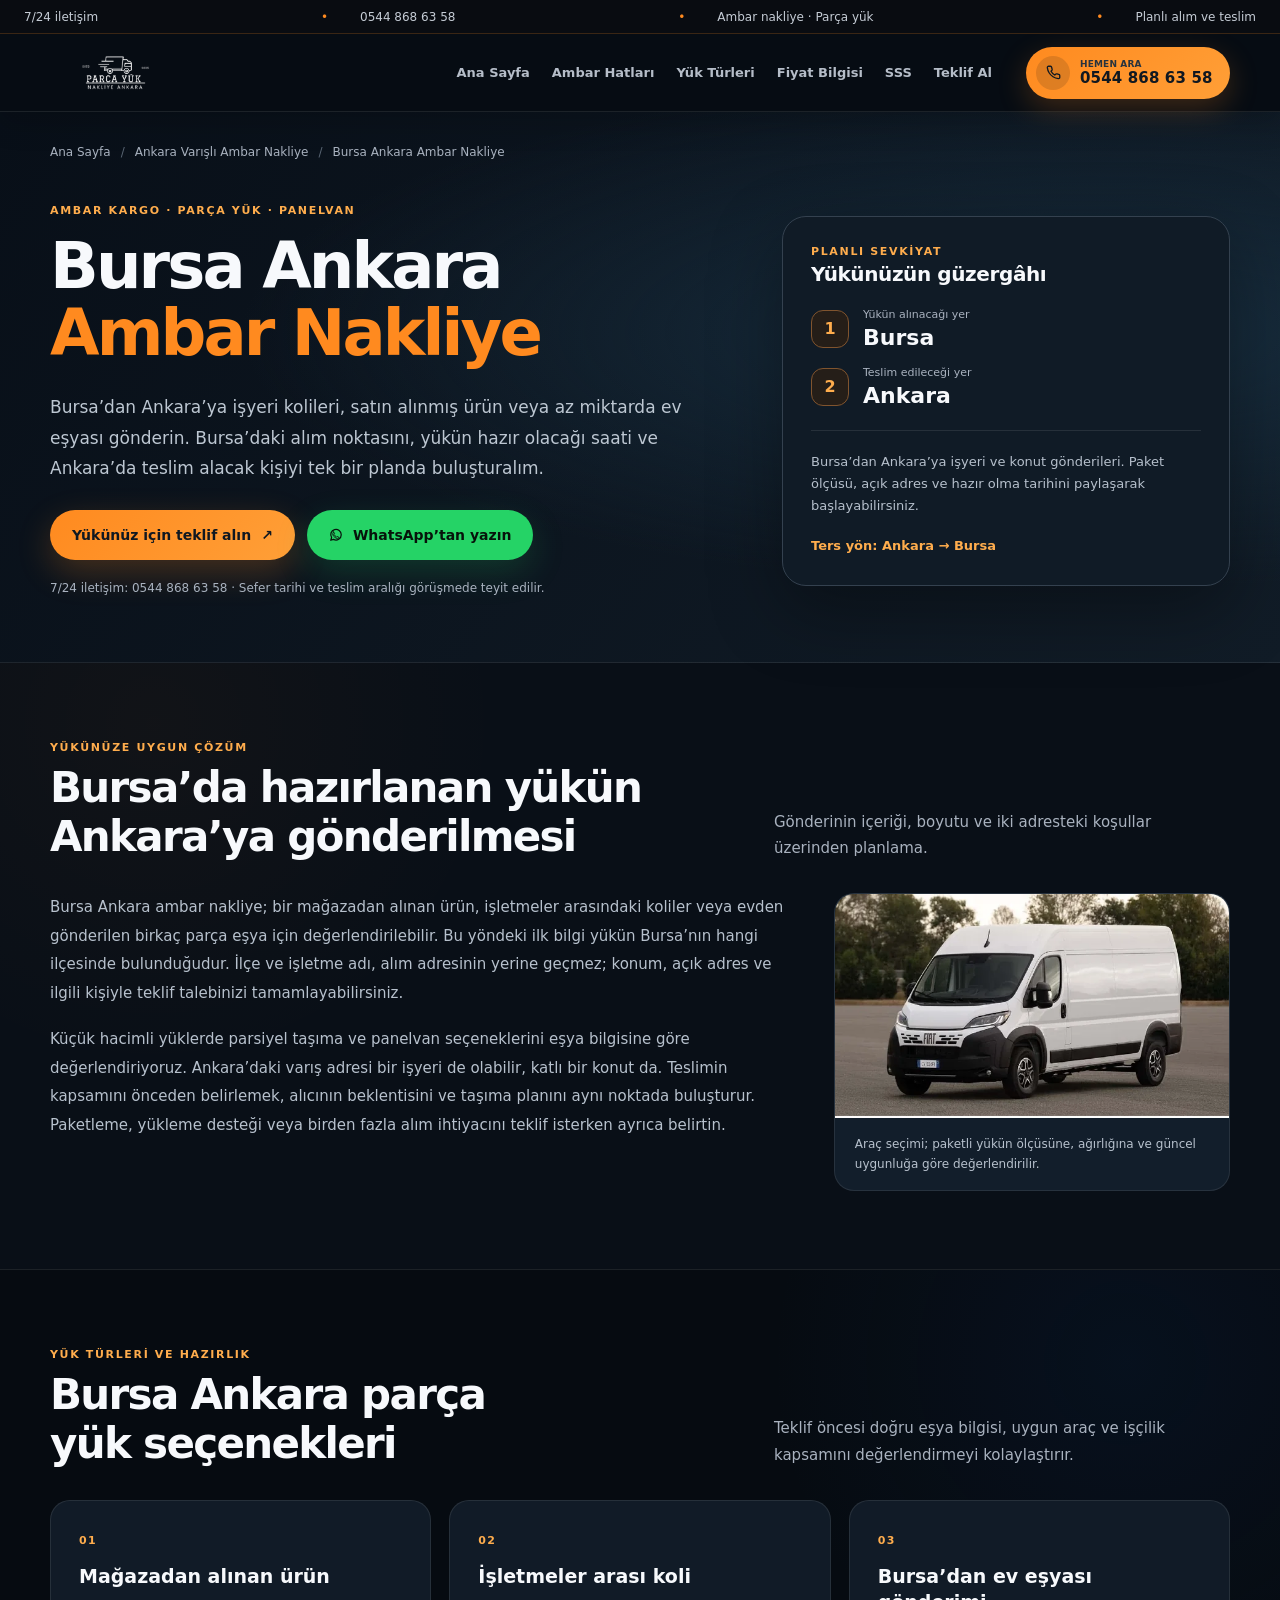
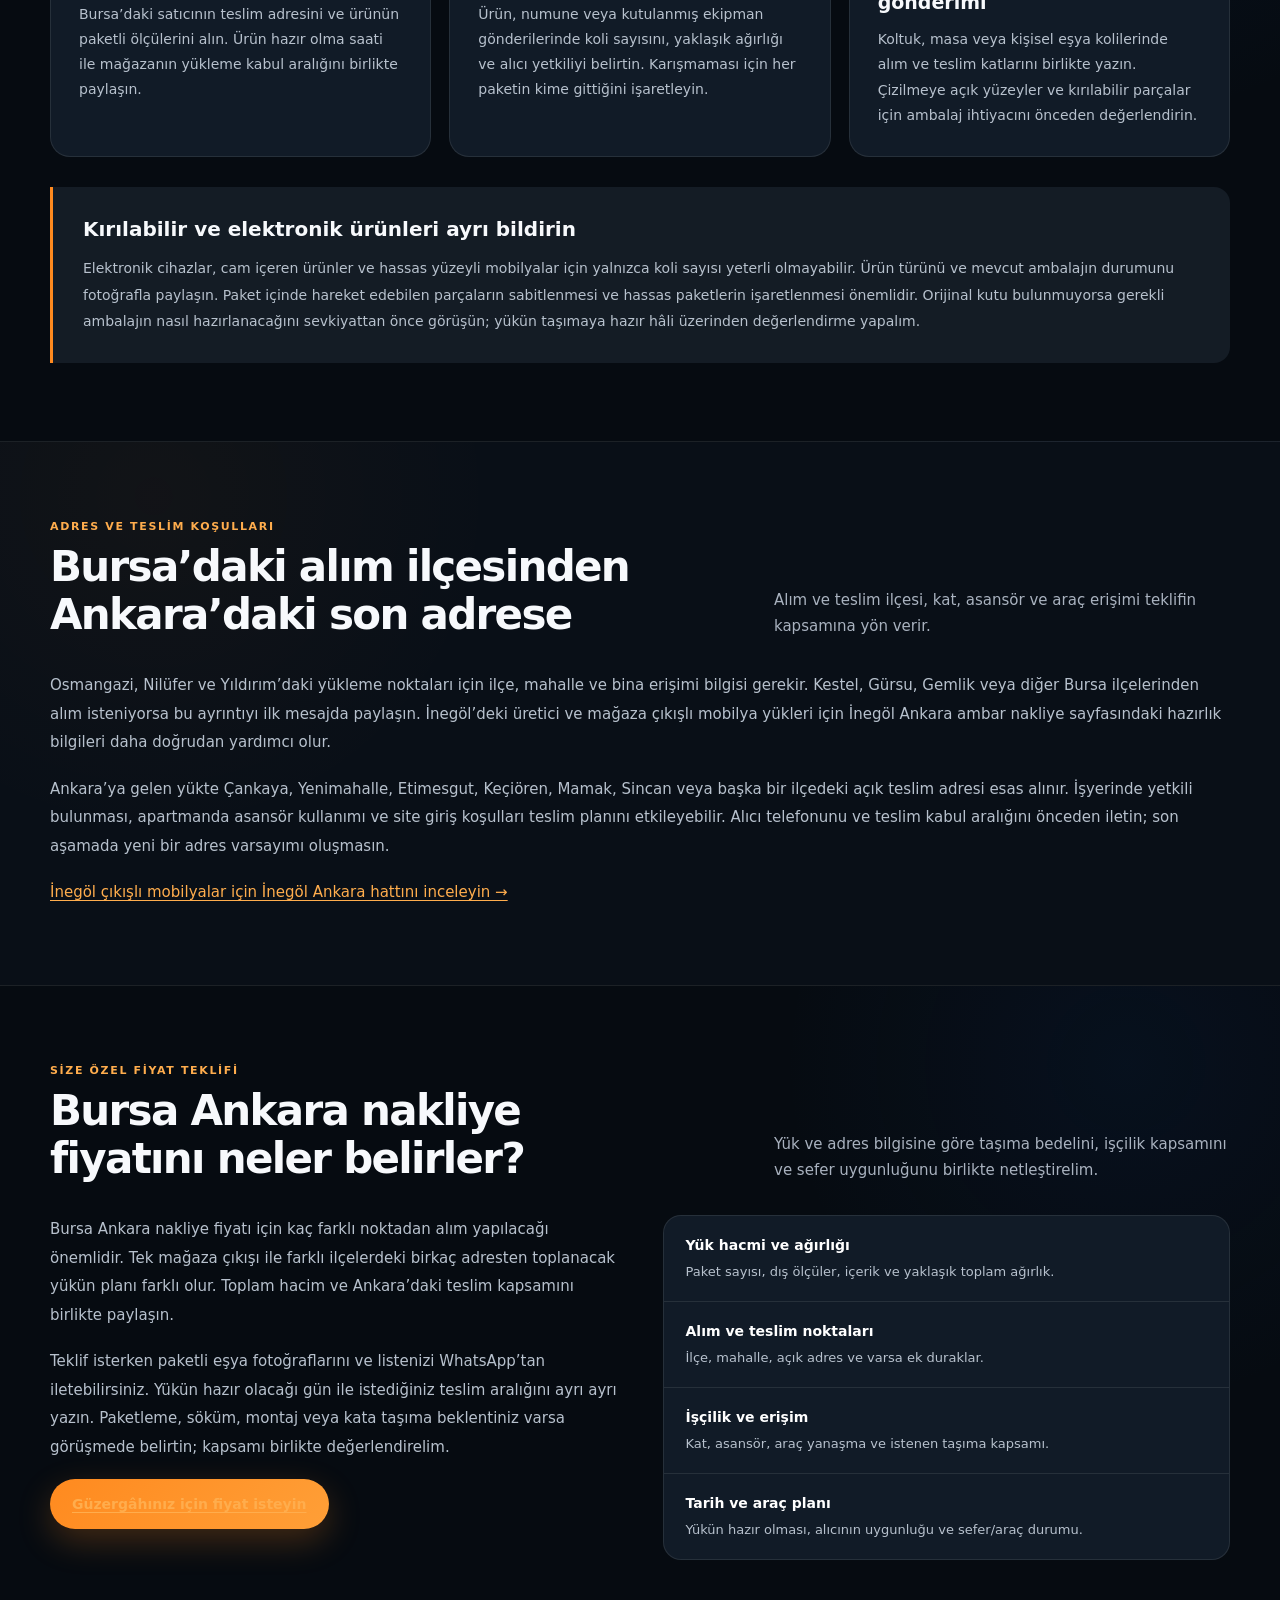
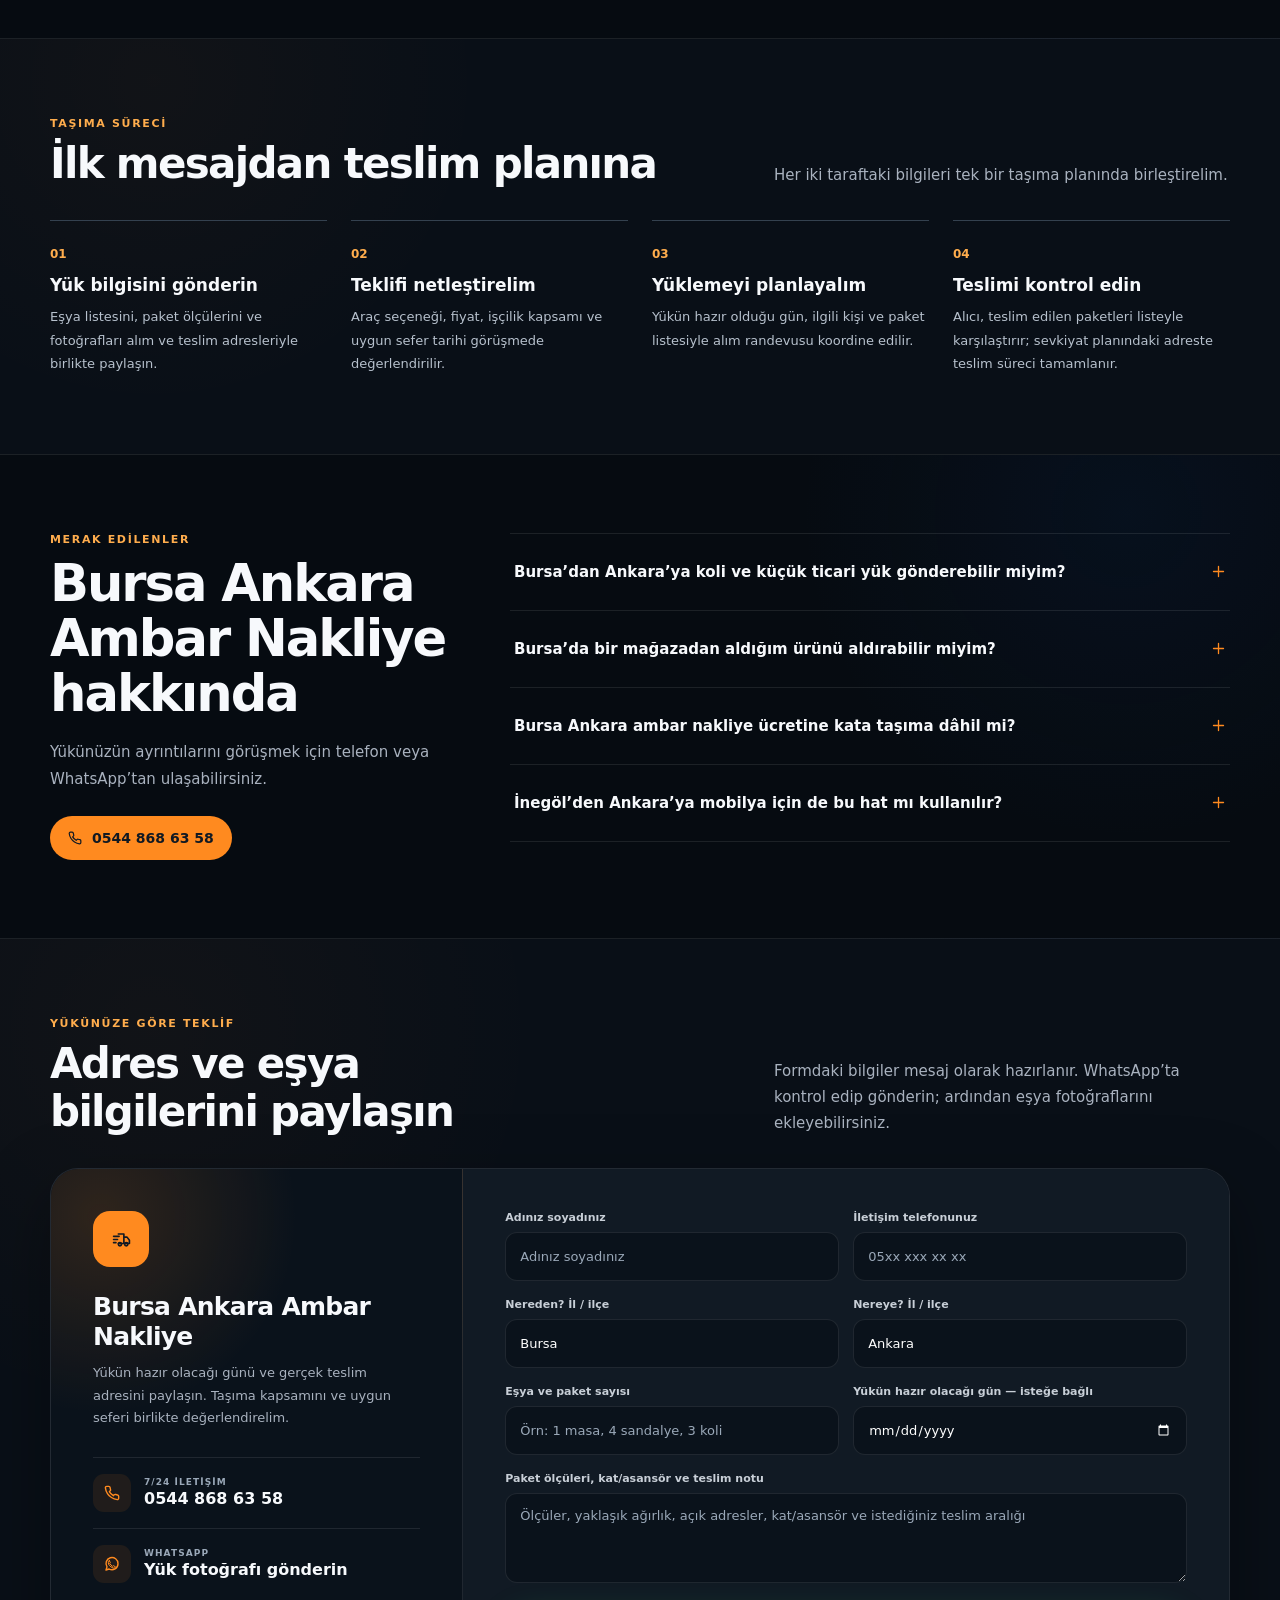
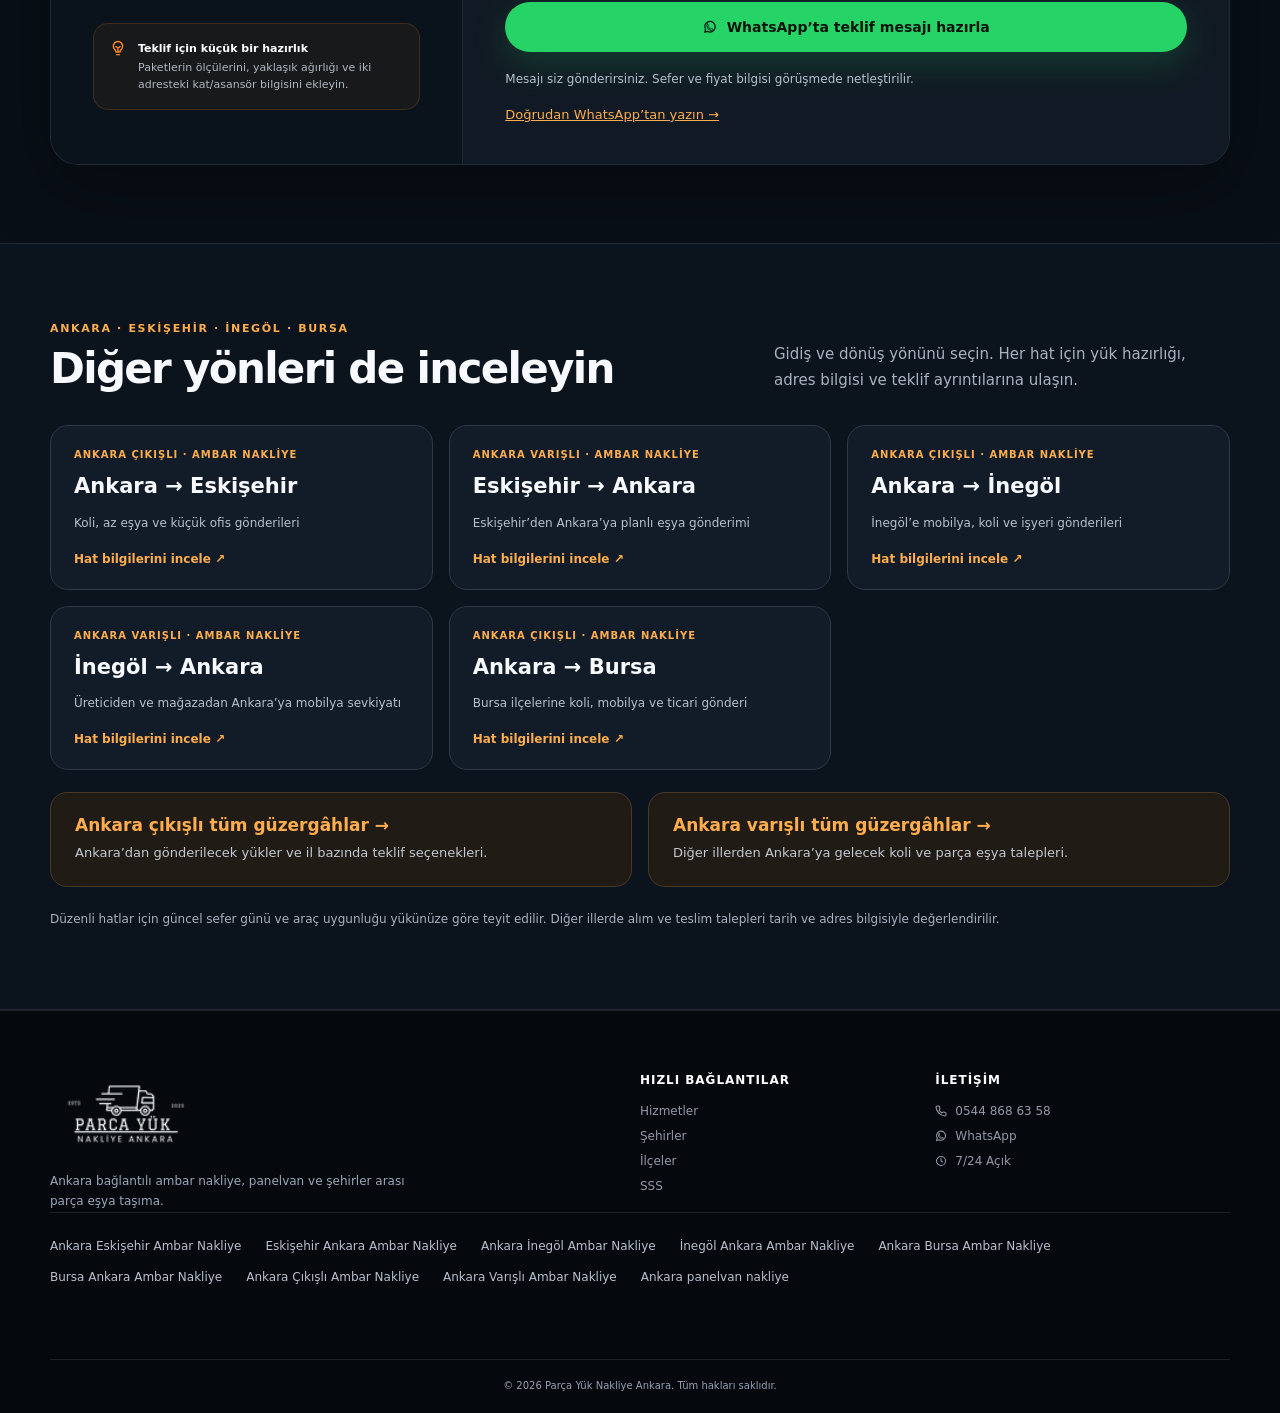
<file: bursa-ankara-ambar-nakliye.html>
<!doctype html>
<html lang="tr"><head>
  <meta charset="utf-8"><meta name="viewport" content="width=device-width, initial-scale=1">
  <title>Bursa Ankara Ambar Nakliye | Koli ve Parça Eşya</title>
  <meta name="description" content="Bursa Ankara ambar nakliye ve parça eşya taşıma. Mağaza, işyeri veya ev çıkışlı koli ve mobilya gönderilerinde adres, ölçü ve tarihle teklif isteyin.">
  <meta name="robots" content="index,follow,max-image-preview:large,max-snippet:-1,max-video-preview:-1">
  <meta name="theme-color" content="#080f18"><link rel="canonical" href="https://parcayuknakliyeankara.com/bursa-ankara-ambar-nakliye.html">
  <meta property="og:type" content="website"><meta property="og:locale" content="tr_TR">
  <meta property="og:site_name" content="Parça Yük Nakliye Ankara"><meta property="og:title" content="Bursa Ankara Ambar Nakliye | Koli ve Parça Eşya">
  <meta property="og:description" content="Bursa Ankara ambar nakliye ve parça eşya taşıma. Mağaza, işyeri veya ev çıkışlı koli ve mobilya gönderilerinde adres, ölçü ve tarihle teklif isteyin."><meta property="og:url" content="https://parcayuknakliyeankara.com/bursa-ankara-ambar-nakliye.html">
  <meta property="og:image" content="https://parcayuknakliyeankara.com/assets/img/optimized/panelvan-800.1cf2c7b042.webp">
  <meta property="og:image:alt" content="Şehirler arası parça eşya taşıması için panelvan araç">
  <meta name="twitter:card" content="summary_large_image"><meta name="twitter:title" content="Bursa Ankara Ambar Nakliye | Koli ve Parça Eşya">
  <meta name="twitter:description" content="Bursa Ankara ambar nakliye ve parça eşya taşıma. Mağaza, işyeri veya ev çıkışlı koli ve mobilya gönderilerinde adres, ölçü ve tarihle teklif isteyin.">
  <meta name="twitter:image" content="https://parcayuknakliyeankara.com/assets/img/optimized/panelvan-800.1cf2c7b042.webp">
  <style id="critical-styles">:root{--ink:#f7f9fc;--muted:#a9b2bf;--bg:#090f17;--bg-deep:#060b11;--card:#111a25;--card-2:#0d151f;--line:rgba(255,255,255,0.09);--orange:#ff8a1f;--orange-2:#ffad4d;--green:#25d366;--blue:#0f3d84;--shadow:0 24px 70px rgba(0,0,0,0.34)}*{box-sizing:border-box}html{scroll-behavior:smooth;scroll-padding-top:94px}body{margin:0;background:var(--bg);color:var(--ink);font-family:Inter,ui-sans-serif,system-ui,-apple-system,BlinkMacSystemFont,"Segoe UI",sans-serif;-webkit-font-smoothing:antialiased}button,input,textarea{font:inherit}a{color:inherit;text-decoration:none}button,input,textarea{border:0}img{display:block;max-width:100%}.container{width:min(1180px,calc(100% - 40px));margin:0 auto}.top-ticker{position:relative;z-index:31;height:34px;overflow:hidden;border-bottom:1px solid rgba(255,138,31,0.2);background:#090c11;color:#c5ccd5;font-size:12px}.ticker-track{width:min(1440px,100%);height:100%;margin:0 auto;padding:0 24px;display:flex;align-items:center;justify-content:space-between;white-space:nowrap}.ticker-track span{display:flex;align-items:center;gap:8px}.ticker-track span + span::before{content:"•";margin-right:24px;color:var(--orange)}.ticker-track i{color:var(--orange)}.site-header{position:sticky;top:0;z-index:30;height:78px;border-bottom:1px solid var(--line);background:rgba(7,13,20,0.96);box-shadow:0 10px 30px rgba(0,0,0,0.18);backdrop-filter:blur(18px)}.nav-wrap{height:100%;display:flex;align-items:center;gap:24px}.brand{width:130px;height:54px;display:grid;place-items:center;flex:0 0 auto;padding:5px 9px;border-radius:13px;filter:brightness(0) invert(1)}.brand img{width:112px;max-height:43px;object-fit:contain}.main-nav{margin-left:auto;display:flex;align-items:center;gap:2px}.main-nav a{padding:12px 10px;border-radius:10px;color:#b5bdc8;font-size:13px;font-weight:700;transition:color 160ms ease,background 160ms ease}.main-nav a:hover,.main-nav a:focus-visible{color:white;background:rgba(255,255,255,0.06)}.header-call{min-width:204px;padding:9px 16px 9px 10px;display:flex;align-items:center;gap:10px;border-radius:999px;background:linear-gradient(135deg,var(--orange),#ff9f37);color:#101821;font-size:15px;font-weight:900;letter-spacing:0.01em;box-shadow:0 10px 30px rgba(255,138,31,0.22);transition:transform 160ms ease,box-shadow 160ms ease}.header-call:hover{transform:translateY(-2px);box-shadow:0 14px 36px rgba(255,138,31,0.3)}.header-call small{display:block;color:rgba(16,24,33,0.68);font-size:9px;font-weight:800;text-transform:uppercase}.call-icon{width:34px;height:34px;display:grid;place-items:center;flex:0 0 auto;border-radius:50%;background:rgba(6,11,17,0.13)}.menu-toggle{display:none;width:42px;height:42px;border:1px solid var(--line);border-radius:10px;background:transparent;color:white;cursor:pointer}.hero{position:relative;min-height:690px;display:grid;align-items:center;overflow:hidden;border-bottom:1px solid var(--line);background:#07101a}.hero-media,.hero-shade{position:absolute;inset:0}.hero-media{background-image:none;background-size:cover;background-position:center;transform:scale(1.015)}.hero-shade{z-index:1;background:linear-gradient(90deg,rgba(3,9,16,0.97) 0%,rgba(3,9,16,0.88) 38%,rgba(3,9,16,0.49) 70%,rgba(3,9,16,0.73) 100%),linear-gradient(0deg,rgba(3,9,16,0.82) 0%,transparent 38%)}.hero::after{content:"";position:absolute;inset:0;z-index:1;opacity:0.16;pointer-events:none;background-image:radial-gradient(rgba(255,255,255,0.25) 0.6px,transparent 0.6px);background-size:5px 5px}.hero-grid{position:relative;z-index:2;padding:88px 0 94px;display:grid;grid-template-columns:minmax(0,1.28fr) minmax(350px,0.72fr);gap:74px;align-items:center}.eyebrow,.kicker{color:var(--orange);font-size:12px;font-weight:900;letter-spacing:0.19em;text-transform:uppercase}.eyebrow{width:max-content;max-width:100%;padding:9px 13px;display:flex;align-items:center;gap:8px;border:1px solid rgba(255,138,31,0.35);border-radius:999px;background:rgba(255,138,31,0.07);box-shadow:inset 0 0 24px rgba(255,138,31,0.05)}.hero h1{max-width:710px;margin:22px 0 18px;font-size:clamp(48px,5.8vw,78px);line-height:0.99;letter-spacing:-0.055em;text-wrap:balance}.hero h1 span{color:var(--orange)}.hero-copy>p{max-width:650px;margin:0;color:#bcc5d0;font-size:18px;line-height:1.75}.hero-actions,.urgent-actions{margin-top:30px;display:flex;flex-wrap:wrap;gap:12px}.btn{min-height:50px;padding:0 22px;display:inline-flex;align-items:center;justify-content:center;gap:10px;border-radius:999px;font-size:14px;font-weight:900;cursor:pointer;transition:transform 160ms ease,box-shadow 160ms ease,filter 160ms ease}.btn:hover{transform:translateY(-2px);filter:brightness(1.05)}.btn-primary{background:linear-gradient(135deg,var(--orange),#ff9f37);color:#101821;box-shadow:0 12px 34px rgba(255,138,31,0.24)}.btn-whatsapp{background:var(--green);color:#07130b;box-shadow:0 12px 34px rgba(37,211,102,0.18)}.hero-pills{margin-top:28px;display:flex;flex-wrap:wrap;gap:8px}.hero-pills span{padding:8px 11px;display:inline-flex;align-items:center;gap:7px;border:1px solid var(--line);border-radius:999px;background:rgba(12,22,34,0.68);color:#d2d8df;font-size:11px;font-weight:700;backdrop-filter:blur(10px)}.hero-pills i{color:var(--orange)}.hero-call-card{padding:30px;border:1px solid rgba(255,255,255,0.12);border-radius:28px;background:linear-gradient(145deg,rgba(16,26,38,0.95),rgba(8,15,23,0.93));box-shadow:var(--shadow),inset 0 1px rgba(255,255,255,0.05);backdrop-filter:blur(15px)}.hero-call-card ul{margin:22px 0 24px;padding:0;display:grid;gap:13px;list-style:none;color:#c0c8d2;font-size:13px}.hero-call-card li{display:flex;align-items:center;gap:10px}.hero-call-card li i{color:var(--orange)}.btn.full{width:100%}@media (max-width:1120px){.container{width:min(100% - 32px,1040px)}.main-nav a{padding-inline:7px;font-size:12px}.header-call{min-width:174px;padding-right:12px;font-size:13px}.hero-grid{grid-template-columns:1.2fr 0.8fr;gap:42px}}@media (max-width:920px){.top-ticker{display:none}.site-header{height:70px}.brand{width:106px}.brand img{width:98px}.menu-toggle{margin-left:auto;display:grid;place-items:center}.main-nav{position:absolute;top:70px;left:0;right:0;max-height:0;margin:0;padding:0 16px;overflow:hidden;display:grid;gap:2px;border-bottom:1px solid transparent;background:rgba(7,13,20,0.98);opacity:0;transform:translateY(-8px);transition:max-height 220ms ease,opacity 180ms ease,transform 180ms ease,padding 180ms ease}.main-nav.open{max-height:530px;padding-block:13px 18px;border-color:var(--line);opacity:1;transform:translateY(0)}.main-nav a{padding:12px;font-size:13px}.header-call{min-width:auto;padding:7px}.header-call>span:last-child{display:none}.hero{min-height:auto}.hero-grid{padding-block:74px;grid-template-columns:1fr;gap:34px}.hero-copy{max-width:720px}.hero-call-card{max-width:560px}}@media (max-width:620px){html{scroll-padding-top:74px}body{padding-bottom:68px}.container{width:min(100% - 28px,560px)}.site-header{height:64px}.brand{height:46px}.main-nav{top:64px}.header-call{display:none}.hero-media{background-image:none;background-position:center 38%}.hero-shade{background:linear-gradient(180deg,rgba(3,9,16,0.82) 0%,rgba(3,9,16,0.75) 28%,rgba(3,9,16,0.92) 67%,rgba(3,9,16,0.98) 100%),linear-gradient(90deg,rgba(3,9,16,0.46),rgba(3,9,16,0.64))}.hero-grid{padding-block:58px 54px}.eyebrow{font-size:9px;letter-spacing:0.12em}.hero h1{margin-top:18px;font-size:clamp(41px,13vw,57px)}.hero-copy>p{font-size:15px;line-height:1.7}.hero-actions,.urgent-actions{display:grid;grid-template-columns:1fr}.btn{width:100%}.hero-pills{display:grid;grid-template-columns:repeat(2,1fr)}.hero-pills span{justify-content:center;font-size:10px}.hero-call-card{padding:22px;border-radius:22px}}@media (prefers-reduced-motion:reduce){html{scroll-behavior:auto}*,*::before,*::after{scroll-behavior:auto !important;transition-duration:0.01ms !important;animation-duration:0.01ms !important;animation-iteration-count:1 !important}}.skip-link{position:fixed;top:-100px;left:16px;z-index:100;padding:12px 18px;border-radius:10px;background:#ff8a1f;color:#080f18;font-weight:800}.skip-link:focus{top:12px}.route-eyebrow{display:block;color:#ffad4d;font-size:11px;font-weight:850;letter-spacing:.15em;text-transform:uppercase}.route-hero{padding:30px 0 64px;border-bottom:1px solid var(--line);background:radial-gradient(ellipse at 85% 40%,#172d3e 0,transparent 55%),linear-gradient(130deg,#080f18,#111c27)}.route-breadcrumb{margin:0 0 40px;color:#a9b2bf;font-size:12px;line-height:1.8}.route-breadcrumb ol{padding:0;margin:0;list-style:none;display:flex;flex-wrap:wrap;gap:6px 10px}.route-breadcrumb li + li::before{content:'/';margin-right:10px;color:#596573}.route-breadcrumb a:hover{color:white;text-decoration:underline}.route-hero-grid{display:grid;grid-template-columns:minmax(0,1.2fr) minmax(0,.8fr);gap:60px;align-items:center}.route-hero h1{margin:16px 0 24px;font-size:clamp(38px,5.1vw,64px);line-height:1.06;font-weight:900;letter-spacing:-.045em;text-wrap:balance}.route-hero h1 span{display:block;color:var(--orange)}.route-lead{margin:0;max-width:640px;color:#bdc7d2;font-size:17px;line-height:1.8}.route-actions{display:flex;gap:12px;flex-wrap:wrap;margin-top:26px}.route-contact-note{margin:18px 0 0;color:#a9b2bf;font-size:12px;line-height:1.7}.route-plan{padding:28px;border:1px solid #34414f;border-radius:24px;background:#101b26;box-shadow:var(--shadow)}.route-plan h2{margin:4px 0 22px;font-size:20px;letter-spacing:-.02em}.route-stops{display:grid;gap:16px;margin:0;padding:0;list-style:none}.route-stops li{display:flex;align-items:center;gap:14px}.route-stops li>span{display:grid;place-items:center;width:38px;height:38px;flex:0 0 38px;border:1px solid #80542e;border-radius:12px;background:#251e18;color:#ffad4d;font-weight:900}.route-stops small{display:block;margin-bottom:4px;color:#a9b2bf;font-size:11px}.route-stops strong{font-size:22px}.route-plan p{padding-top:20px;margin:22px 0 18px;border-top:1px solid var(--line);font-size:13px;line-height:1.7;color:#b6c0cc}.route-text-link{color:#ffad4d;font-weight:800;font-size:13px;line-height:1.6}.route-text-link:hover{text-decoration:underline}@media (max-width:920px){.route-hero-grid,.route-intro-grid,.route-price-grid{grid-template-columns:minmax(0,1fr);gap:30px}.route-hero h1{max-width:700px}.route-plan{max-width:100%}.route-stops{grid-template-columns:repeat(2,minmax(0,1fr))}}@media (max-width:620px){.route-hero{padding:22px 0 42px}.route-breadcrumb{margin-bottom:28px;font-size:11px}.route-hero h1{font-size:clamp(34px,9vw,48px)}.route-lead{font-size:15px}.route-actions{display:grid;grid-template-columns:minmax(0,1fr)}.route-plan{padding:22px;border-radius:19px}.route-stops{grid-template-columns:minmax(0,1fr)}}.skip-link{position:fixed;top:-120px;left:16px;z-index:100;padding:12px 18px;background:#ff8a1f;color:#080f18;border-radius:10px;font-weight:800}.skip-link:focus{top:12px}.header-call small{color:#27333e}@media(prefers-reduced-motion:reduce){html{scroll-behavior:auto}*,*::before,*::after{transition:none!important;animation:none!important}}:where(i[class*="fa-"]){display:inline-flex;align-items:center;justify-content:center;width:1em;height:1em;line-height:1;vertical-align:-.125em;font-style:normal;flex-shrink:0}:where(i[class*="fa-"])::before{content:"";display:block;width:1em;height:1em;flex-shrink:0;background-color:currentColor;-webkit-mask:var(--site-icon) center/contain no-repeat;mask:var(--site-icon) center/contain no-repeat}.fa-bars{--site-icon:url("data:image/svg+xml,%3Csvg%20xmlns%3D%22http%3A%2F%2Fwww.w3.org%2F2000%2Fsvg%22%20viewBox%3D%220%200%2024%2024%22%20fill%3D%22none%22%20stroke%3D%22black%22%20stroke-width%3D%222.1%22%20stroke-linecap%3D%22round%22%20stroke-linejoin%3D%22round%22%3E%3Cpath%20d%3D%22M4%206h16M4%2012h16M4%2018h16%22%2F%3E%3C%2Fsvg%3E")}.fa-chevron-down{--site-icon:url("data:image/svg+xml,%3Csvg%20xmlns%3D%22http%3A%2F%2Fwww.w3.org%2F2000%2Fsvg%22%20viewBox%3D%220%200%2024%2024%22%20fill%3D%22none%22%20stroke%3D%22black%22%20stroke-width%3D%222.1%22%20stroke-linecap%3D%22round%22%20stroke-linejoin%3D%22round%22%3E%3Cpath%20d%3D%22m6%209%206%206%206-6%22%2F%3E%3C%2Fsvg%3E")}.fa-chevron-up{--site-icon:url("data:image/svg+xml,%3Csvg%20xmlns%3D%22http%3A%2F%2Fwww.w3.org%2F2000%2Fsvg%22%20viewBox%3D%220%200%2024%2024%22%20fill%3D%22none%22%20stroke%3D%22black%22%20stroke-width%3D%222.1%22%20stroke-linecap%3D%22round%22%20stroke-linejoin%3D%22round%22%3E%3Cpath%20d%3D%22m6%2015%206-6%206%206%22%2F%3E%3C%2Fsvg%3E")}.fa-clock{--site-icon:url("data:image/svg+xml,%3Csvg%20xmlns%3D%22http%3A%2F%2Fwww.w3.org%2F2000%2Fsvg%22%20viewBox%3D%220%200%2024%2024%22%20fill%3D%22none%22%20stroke%3D%22black%22%20stroke-width%3D%222.1%22%20stroke-linecap%3D%22round%22%20stroke-linejoin%3D%22round%22%3E%3Ccircle%20cx%3D%2212%22%20cy%3D%2212%22%20r%3D%229%22%2F%3E%3Cpath%20d%3D%22M12%207v5l3%202%22%2F%3E%3C%2Fsvg%3E")}.fa-lightbulb{--site-icon:url("data:image/svg+xml,%3Csvg%20xmlns%3D%22http%3A%2F%2Fwww.w3.org%2F2000%2Fsvg%22%20viewBox%3D%220%200%2024%2024%22%20fill%3D%22none%22%20stroke%3D%22black%22%20stroke-width%3D%222.1%22%20stroke-linecap%3D%22round%22%20stroke-linejoin%3D%22round%22%3E%3Cpath%20d%3D%22M9%2018h6m-5%204h4M8%2015a7%207%200%201%201%208%200l-1%203H9l-1-3zM12%2018v-6m-3-2%203%202%203-2%22%2F%3E%3C%2Fsvg%3E")}.fa-phone{--site-icon:url("data:image/svg+xml,%3Csvg%20xmlns%3D%22http%3A%2F%2Fwww.w3.org%2F2000%2Fsvg%22%20viewBox%3D%220%200%2024%2024%22%20fill%3D%22none%22%20stroke%3D%22black%22%20stroke-width%3D%222.1%22%20stroke-linecap%3D%22round%22%20stroke-linejoin%3D%22round%22%3E%3Cpath%20d%3D%22M22%2016.9v3a2%202%200%200%201-2.2%202%2019.8%2019.8%200%200%201-8.6-3.1%2019.5%2019.5%200%200%201-6-6A19.8%2019.8%200%200%201%202.1%204.2%202%202%200%200%201%204.1%202h3a2%202%200%200%201%202%201.7c.1%201%20.4%202%20.7%202.9a2%202%200%200%201-.5%202.1L8%2010a16%2016%200%200%200%206%206l1.3-1.3a2%202%200%200%201%202.1-.5c.9.3%201.9.6%202.9.7a2%202%200%200%201%201.7%202z%22%2F%3E%3C%2Fsvg%3E")}.fa-plus{--site-icon:url("data:image/svg+xml,%3Csvg%20xmlns%3D%22http%3A%2F%2Fwww.w3.org%2F2000%2Fsvg%22%20viewBox%3D%220%200%2024%2024%22%20fill%3D%22none%22%20stroke%3D%22black%22%20stroke-width%3D%222.1%22%20stroke-linecap%3D%22round%22%20stroke-linejoin%3D%22round%22%3E%3Cpath%20d%3D%22M12%204v16M4%2012h16%22%2F%3E%3C%2Fsvg%3E")}.fa-truck-fast{--site-icon:url("data:image/svg+xml,%3Csvg%20xmlns%3D%22http%3A%2F%2Fwww.w3.org%2F2000%2Fsvg%22%20viewBox%3D%220%200%2024%2024%22%20fill%3D%22none%22%20stroke%3D%22black%22%20stroke-width%3D%222.1%22%20stroke-linecap%3D%22round%22%20stroke-linejoin%3D%22round%22%3E%3Cpath%20d%3D%22M8%205h7v12H8m7-8h4l3%204v4h-7M2%208h7M2%2012h5M2%2016h3%22%2F%3E%3Ccircle%20cx%3D%2210%22%20cy%3D%2218%22%20r%3D%222%22%2F%3E%3Ccircle%20cx%3D%2218%22%20cy%3D%2218%22%20r%3D%222%22%2F%3E%3C%2Fsvg%3E")}.fa-whatsapp{--site-icon:url("data:image/svg+xml,%3Csvg%20xmlns%3D%22http%3A%2F%2Fwww.w3.org%2F2000%2Fsvg%22%20viewBox%3D%220%200%2024%2024%22%20fill%3D%22none%22%20stroke%3D%22black%22%20stroke-width%3D%222.1%22%20stroke-linecap%3D%22round%22%20stroke-linejoin%3D%22round%22%3E%3Cpath%20d%3D%22M21%2011.5a9%209%200%200%201-13.3%208L3%2021l1.5-4.7A9%209%200%201%201%2021%2011.5z%22%2F%3E%3Cpath%20d%3D%22m8%207%201.5%203-1%201c1.1%202%202.5%203.4%204.5%204.5l1-1%203%201.5c0%202-2%202.5-3.5%202C9%2016%206%2013%206.5%209.5%206.5%208%207%207%208%207z%22%20stroke-width%3D%221.5%22%2F%3E%3C%2Fsvg%3E")}.fa-xmark{--site-icon:url("data:image/svg+xml,%3Csvg%20xmlns%3D%22http%3A%2F%2Fwww.w3.org%2F2000%2Fsvg%22%20viewBox%3D%220%200%2024%2024%22%20fill%3D%22none%22%20stroke%3D%22black%22%20stroke-width%3D%222.1%22%20stroke-linecap%3D%22round%22%20stroke-linejoin%3D%22round%22%3E%3Cpath%20d%3D%22m6%206%2012%2012M18%206%206%2018%22%2F%3E%3C%2Fsvg%3E")}</style><link rel="preload" href="assets/css/app.d99d6fbcf3.css" as="style" onload="this.onload=null;this.rel='stylesheet'"><noscript><link rel="stylesheet" href="assets/css/app.d99d6fbcf3.css"></noscript><script type="application/ld+json">{"@context":"https://schema.org","@graph":[{"@type":"WebSite","@id":"https://parcayuknakliyeankara.com/#website","url":"https://parcayuknakliyeankara.com/","name":"Parça Yük Nakliye Ankara","inLanguage":"tr-TR"},{"@type":"MovingCompany","@id":"https://parcayuknakliyeankara.com/#business","name":"Parça Yük Nakliye Ankara","url":"https://parcayuknakliyeankara.com/","telephone":"+905448686358","logo":"https://parcayuknakliyeankara.com/assets/img/logof.png","image":"https://parcayuknakliyeankara.com/assets/img/optimized/panelvan-800.1cf2c7b042.webp","address":{"@type":"PostalAddress","addressLocality":"Ankara","addressCountry":"TR"},"areaServed":{"@type":"Country","name":"Türkiye"},"openingHours":"Mo-Su 00:00-23:59"},{"@type":"Service","@id":"https://parcayuknakliyeankara.com/bursa-ankara-ambar-nakliye.html#service","name":"Bursa Ankara Ambar Nakliye","serviceType":"Ambar nakliye ve parça yük taşıma","description":"Bursa Ankara ambar nakliye ve parça eşya taşıma. Mağaza, işyeri veya ev çıkışlı koli ve mobilya gönderilerinde adres, ölçü ve tarihle teklif isteyin.","url":"https://parcayuknakliyeankara.com/bursa-ankara-ambar-nakliye.html","provider":{"@id":"https://parcayuknakliyeankara.com/#business"},"areaServed":[{"@type":"City","name":"Bursa"},{"@type":"City","name":"Ankara"}]},{"@type":"WebPage","@id":"https://parcayuknakliyeankara.com/bursa-ankara-ambar-nakliye.html#webpage","url":"https://parcayuknakliyeankara.com/bursa-ankara-ambar-nakliye.html","name":"Bursa Ankara Ambar Nakliye | Koli ve Parça Eşya","description":"Bursa Ankara ambar nakliye ve parça eşya taşıma. Mağaza, işyeri veya ev çıkışlı koli ve mobilya gönderilerinde adres, ölçü ve tarihle teklif isteyin.","inLanguage":"tr-TR","isPartOf":{"@id":"https://parcayuknakliyeankara.com/#website"},"about":{"@id":"https://parcayuknakliyeankara.com/bursa-ankara-ambar-nakliye.html#service"},"breadcrumb":{"@id":"https://parcayuknakliyeankara.com/bursa-ankara-ambar-nakliye.html#breadcrumb"},"dateModified":"2026-10-16","primaryImageOfPage":{"@type":"ImageObject","url":"https://parcayuknakliyeankara.com/assets/img/optimized/panelvan-800.1cf2c7b042.webp"}},{"@type":"BreadcrumbList","@id":"https://parcayuknakliyeankara.com/bursa-ankara-ambar-nakliye.html#breadcrumb","itemListElement":[{"@type":"ListItem","position":1,"name":"Ana Sayfa","item":"https://parcayuknakliyeankara.com/"},{"@type":"ListItem","position":2,"name":"Ankara Varışlı Ambar Nakliye","item":"https://parcayuknakliyeankara.com/ankara-varisli-ambar-nakliye.html"},{"@type":"ListItem","position":3,"name":"Bursa Ankara Ambar Nakliye","item":"https://parcayuknakliyeankara.com/bursa-ankara-ambar-nakliye.html"}]}]}</script>
<script>
(function(){
  var started=false,timer;
  window.dataLayer=window.dataLayer||[];
  window.gtag=window.gtag||function(){window.dataLayer.push(arguments);};
  window.gtag('js',new Date());
  window.gtag('config','AW-17874354293');
  function load(){
    if(started)return;
    started=true;window.clearTimeout(timer);
    var s=document.createElement('script');s.async=true;s.fetchPriority='low';
    s.src='https://www.googletagmanager.com/gtag/js?id=AW-17874354293';
    document.head.appendChild(s);
    ['pointerdown','keydown','touchstart'].forEach(function(type){window.removeEventListener(type,load);});
  }
  window.ensureGoogleTag=load;
  ['pointerdown','keydown','touchstart'].forEach(function(type){window.addEventListener(type,load,{once:true,passive:true});});
  timer=window.setTimeout(load,2000);
  function idle(){if(window.requestIdleCallback)window.requestIdleCallback(load,{timeout:1000});else window.setTimeout(load,0);}
  function paint(){if(window.requestAnimationFrame)window.requestAnimationFrame(function(){window.requestAnimationFrame(idle);});else idle();}
  if(document.readyState==='loading')document.addEventListener('DOMContentLoaded',paint,{once:true});else paint();
})();
</script><link rel="icon" href="favicon.ico" type="image/x-icon" sizes="16x16 32x32 48x48 64x64"><link rel="icon" href="favicon-96x96.png" type="image/png" sizes="96x96"><link rel="apple-touch-icon" href="apple-touch-icon.png" type="image/png" sizes="180x180"><link rel="manifest" href="site.webmanifest" type="application/manifest+json"></head><body class="route-page"><a class="skip-link" href="#icerik" title="İçeriğe geç">İçeriğe geç</a><div class="top-ticker" aria-label="Hizmet bilgileri"><div class="ticker-track"><span>7/24 iletişim</span><span>0544 868 63 58</span><span>Ambar nakliye · Parça yük</span><span>Planlı alım ve teslim</span></div></div><header class="site-header">
      <div class="container nav-wrap"><a class="brand" href="index.html" aria-label="Parça Yük Nakliye Ankara ana sayfa" title="Parça Yük Nakliye Ankara | Panelvan Araç ile Eşya Taşıma"><img src="assets/img/optimized/brand-logo-256.827dabd50d.webp" alt="Parça Yük Nakliye Ankara" width="256" height="128" loading="eager" fetchpriority="auto" decoding="async" srcset="assets/img/optimized/brand-logo-128.70cbc92bc9.webp 128w, assets/img/optimized/brand-logo-256.827dabd50d.webp 256w" sizes="(max-width: 920px) 98px, 112px"></a><button id="menuToggle" class="menu-toggle" type="button" aria-label="Menüyü aç veya kapat" aria-expanded="false" aria-controls="mainNav"><i class="fa-solid fa-bars" aria-hidden="true"></i></button>
        <nav id="mainNav" class="main-nav" aria-label="Ana menü">
        <a href="index.html" title="Parça Yük Nakliye Ankara | Panelvan Araç ile Eşya Taşıma">Ana Sayfa</a><a href="#ambar-hatlari" title="Ambar Hatları">Ambar Hatları</a>
        <a href="#yukler" title="Yük Türleri">Yük Türleri</a><a href="#fiyat" title="Fiyat Bilgisi">Fiyat Bilgisi</a>
        <a href="#faq" title="SSS">SSS</a><a href="#teklif" title="Teklif Al">Teklif Al</a></nav><a class="header-call" href="tel:05448686358" title="0544 868 63 58 numarasını arayın"><span class="call-icon"><i class="fa-solid fa-phone" aria-hidden="true"></i></span><span><small>Hemen Ara</small>0544 868 63
            58</span></a>
      </div>
    </header><main id="icerik" tabindex="-1"><section class="route-hero"><div class="container">
      <nav class="route-breadcrumb" aria-label="Sayfa yolu"><ol><li><a href="index.html" title="Parça Yük Nakliye Ankara | Panelvan Araç ile Eşya Taşıma">Ana Sayfa</a></li><li><a href="ankara-varisli-ambar-nakliye.html" title="Ankara Varışlı Ambar Nakliye | Ankara’ya Parça Yük">Ankara Varışlı Ambar Nakliye</a></li><li aria-current="page">Bursa Ankara Ambar Nakliye</li></ol></nav>
      <div class="route-hero-grid"><div><span class="route-eyebrow">Ambar kargo · Parça yük · Panelvan</span>
      <h1>Bursa Ankara<span>Ambar Nakliye</span></h1><p class="route-lead">Bursa’dan Ankara’ya işyeri kolileri, satın alınmış ürün veya az miktarda ev eşyası gönderin. Bursa’daki alım noktasını, yükün hazır olacağı saati ve Ankara’da teslim alacak kişiyi tek bir planda buluşturalım.</p>
      <div class="route-actions"><a class="btn btn-primary" href="#teklif" title="Yükünüz için teklif alın ↗">Yükünüz için teklif alın <span aria-hidden="true">↗</span></a>
      <a class="btn btn-whatsapp" href="https://wa.me/905448686358?text=Merhaba%2C%20Par%C3%A7a%20Y%C3%BCk%20Nakliye%20Ankara%20i%C3%A7in%20ta%C5%9F%C4%B1ma%20teklifi%20istiyorum.%0A%0ANereden%3A%20Bursa%0ANereye%3A%20Ankara%0AY%C3%BCk%20%2F%20paket%20adedi%3A%0APaket%20%C3%B6l%C3%A7%C3%BCleri%20%2F%20yakla%C5%9F%C4%B1k%20a%C4%9F%C4%B1rl%C4%B1k%3A%0AY%C3%BCk%C3%BCn%20haz%C4%B1r%20oldu%C4%9Fu%20tarih%3A%0AKat%20%2F%20asans%C3%B6r%3A%0A" target="_blank" rel="nofollow noopener noreferrer" title="Bursa → Ankara için WhatsApp teklifi"><i class="fa-brands fa-whatsapp" aria-hidden="true"></i> WhatsApp’tan yazın</a></div>
      <p class="route-contact-note">7/24 iletişim: <a href="tel:+905448686358" title="0544 868 63 58 numarasını arayın">0544 868 63 58</a> · Sefer tarihi ve teslim aralığı görüşmede teyit edilir.</p></div>
      <aside class="route-plan" aria-label="Taşıma yönü"><span class="route-eyebrow">Planlı sevkiyat</span><h2>Yükünüzün güzergâhı</h2>
      <ol class="route-stops"><li><span aria-hidden="true">1</span><div><small>Yükün alınacağı yer</small><strong>Bursa</strong></div></li>
      <li><span aria-hidden="true">2</span><div><small>Teslim edileceği yer</small><strong>Ankara</strong></div></li></ol>
      <p>Bursa’dan Ankara’ya işyeri ve konut gönderileri. Paket ölçüsü, açık adres ve hazır olma tarihini paylaşarak başlayabilirsiniz.</p>
      <a class="route-text-link" href="ankara-bursa-ambar-nakliye.html" title="Ankara Bursa Ambar Nakliye | Parsiyel ve Parça Yük">Ters yön: Ankara → Bursa</a></aside></div></div></section><section class="section section-dark" aria-labelledby="introTitle"><div class="container">
      <div class="section-heading"><div><span class="route-eyebrow">Yükünüze uygun çözüm</span><h2 id="introTitle">Bursa’da hazırlanan yükün Ankara’ya gönderilmesi</h2></div>
      <p>Gönderinin içeriği, boyutu ve iki adresteki koşullar üzerinden planlama.</p></div>
      <div class="route-intro-grid"><div class="route-prose"><p>Bursa Ankara ambar nakliye; bir mağazadan alınan ürün, işletmeler arasındaki koliler veya evden gönderilen birkaç parça eşya için değerlendirilebilir. Bu yöndeki ilk bilgi yükün Bursa’nın hangi ilçesinde bulunduğudur. İlçe ve işletme adı, alım adresinin yerine geçmez; konum, açık adres ve ilgili kişiyle teklif talebinizi tamamlayabilirsiniz.</p><p>Küçük hacimli yüklerde parsiyel taşıma ve panelvan seçeneklerini eşya bilgisine göre değerlendiriyoruz. Ankara’daki varış adresi bir işyeri de olabilir, katlı bir konut da. Teslimin kapsamını önceden belirlemek, alıcının beklentisini ve taşıma planını aynı noktada buluşturur. Paketleme, yükleme desteği veya birden fazla alım ihtiyacını teklif isterken ayrıca belirtin.</p></div>
      <figure class="route-photo"><img src="assets/img/optimized/panelvan-640.7cc16808ba.webp" alt="Şehirler arası parça eşya taşıması için panelvan araç" width="640" height="363" loading="lazy" decoding="async" srcset="assets/img/optimized/panelvan-360.cb55ec29d7.webp 360w, assets/img/optimized/panelvan-640.7cc16808ba.webp 640w, assets/img/optimized/panelvan-800.1cf2c7b042.webp 800w" sizes="(max-width: 620px) calc(100vw - 28px), 520px" fetchpriority="low">
      <figcaption>Araç seçimi; paketli yükün ölçüsüne, ağırlığına ve güncel uygunluğa göre değerlendirilir.</figcaption></figure></div></div></section><section id="yukler" class="section section-deep" aria-labelledby="loadsTitle"><div class="container">
      <div class="section-heading"><div><span class="route-eyebrow">Yük türleri ve hazırlık</span><h2 id="loadsTitle">Bursa Ankara parça yük seçenekleri</h2></div>
      <p>Teklif öncesi doğru eşya bilgisi, uygun araç ve işçilik kapsamını değerlendirmeyi kolaylaştırır.</p></div>
      <div class="route-card-grid"><article class="route-info-card"><span>01</span><h3>Mağazadan alınan ürün</h3><p>Bursa’daki satıcının teslim adresini ve ürünün paketli ölçülerini alın. Ürün hazır olma saati ile mağazanın yükleme kabul aralığını birlikte paylaşın.</p></article><article class="route-info-card"><span>02</span><h3>İşletmeler arası koli</h3><p>Ürün, numune veya kutulanmış ekipman gönderilerinde koli sayısını, yaklaşık ağırlığı ve alıcı yetkiliyi belirtin. Karışmaması için her paketin kime gittiğini işaretleyin.</p></article><article class="route-info-card"><span>03</span><h3>Bursa’dan ev eşyası gönderimi</h3><p>Koltuk, masa veya kişisel eşya kolilerinde alım ve teslim katlarını birlikte yazın. Çizilmeye açık yüzeyler ve kırılabilir parçalar için ambalaj ihtiyacını önceden değerlendirin.</p></article></div><div class="route-note"><h3>Kırılabilir ve elektronik ürünleri ayrı bildirin</h3><p>Elektronik cihazlar, cam içeren ürünler ve hassas yüzeyli mobilyalar için yalnızca koli sayısı yeterli olmayabilir. Ürün türünü ve mevcut ambalajın durumunu fotoğrafla paylaşın. Paket içinde hareket edebilen parçaların sabitlenmesi ve hassas paketlerin işaretlenmesi önemlidir. Orijinal kutu bulunmuyorsa gerekli ambalajın nasıl hazırlanacağını sevkiyattan önce görüşün; yükün taşımaya hazır hâli üzerinden değerlendirme yapalım.</p></div>
      </div></section><section class="section section-dark" aria-labelledby="localTitle"><div class="container">
      <div class="section-heading"><div><span class="route-eyebrow">Adres ve teslim koşulları</span><h2 id="localTitle">Bursa’daki alım ilçesinden Ankara’daki son adrese</h2></div>
      <p>Alım ve teslim ilçesi, kat, asansör ve araç erişimi teklifin kapsamına yön verir.</p></div>
      <div class="route-prose"><p>Osmangazi, Nilüfer ve Yıldırım’daki yükleme noktaları için ilçe, mahalle ve bina erişimi bilgisi gerekir. Kestel, Gürsu, Gemlik veya diğer Bursa ilçelerinden alım isteniyorsa bu ayrıntıyı ilk mesajda paylaşın. İnegöl’deki üretici ve mağaza çıkışlı mobilya yükleri için İnegöl Ankara ambar nakliye sayfasındaki hazırlık bilgileri daha doğrudan yardımcı olur.</p><p>Ankara’ya gelen yükte Çankaya, Yenimahalle, Etimesgut, Keçiören, Mamak, Sincan veya başka bir ilçedeki açık teslim adresi esas alınır. İşyerinde yetkili bulunması, apartmanda asansör kullanımı ve site giriş koşulları teslim planını etkileyebilir. Alıcı telefonunu ve teslim kabul aralığını önceden iletin; son aşamada yeni bir adres varsayımı oluşmasın.</p><p><a href="inegol-ankara-ambar-nakliye.html" title="İnegöl Ankara Ambar Nakliye | Mobilya ve Parça Yük">İnegöl çıkışlı mobilyalar için İnegöl Ankara hattını inceleyin →</a></p></div></div></section><section id="fiyat" class="section section-deep" aria-labelledby="priceTitle"><div class="container">
      <div class="section-heading"><div><span class="route-eyebrow">Size özel fiyat teklifi</span><h2 id="priceTitle">Bursa Ankara nakliye fiyatını neler belirler?</h2></div>
      <p>Yük ve adres bilgisine göre taşıma bedelini, işçilik kapsamını ve sefer uygunluğunu birlikte netleştirelim.</p></div>
      <div class="route-price-grid"><div class="route-prose"><p>Bursa Ankara nakliye fiyatı için kaç farklı noktadan alım yapılacağı önemlidir. Tek mağaza çıkışı ile farklı ilçelerdeki birkaç adresten toplanacak yükün planı farklı olur. Toplam hacim ve Ankara’daki teslim kapsamını birlikte paylaşın.</p>
      <p>Teklif isterken paketli eşya fotoğraflarını ve listenizi WhatsApp’tan iletebilirsiniz. Yükün hazır olacağı gün ile istediğiniz teslim aralığını ayrı ayrı yazın. Paketleme, söküm, montaj veya kata taşıma beklentiniz varsa görüşmede belirtin; kapsamı birlikte değerlendirelim.</p>
      <a class="btn btn-primary" href="#teklif" title="Güzergâhınız için fiyat isteyin">Güzergâhınız için fiyat isteyin</a></div>
      <ul class="route-checklist"><li><strong>Yük hacmi ve ağırlığı</strong>Paket sayısı, dış ölçüler, içerik ve yaklaşık toplam ağırlık.</li>
      <li><strong>Alım ve teslim noktaları</strong>İlçe, mahalle, açık adres ve varsa ek duraklar.</li>
      <li><strong>İşçilik ve erişim</strong>Kat, asansör, araç yanaşma ve istenen taşıma kapsamı.</li>
      <li><strong>Tarih ve araç planı</strong>Yükün hazır olması, alıcının uygunluğu ve sefer/araç durumu.</li></ul></div></div></section><section class="section section-dark" aria-labelledby="processTitle"><div class="container"><div class="section-heading">
      <div><span class="route-eyebrow">Taşıma süreci</span><h2 id="processTitle">İlk mesajdan teslim planına</h2></div><p>Her iki taraftaki bilgileri tek bir taşıma planında birleştirelim.</p></div>
      <ol class="route-process"><li><span>01</span><h3>Yük bilgisini gönderin</h3><p>Eşya listesini, paket ölçülerini ve fotoğrafları alım ve teslim adresleriyle birlikte paylaşın.</p></li><li><span>02</span><h3>Teklifi netleştirelim</h3><p>Araç seçeneği, fiyat, işçilik kapsamı ve uygun sefer tarihi görüşmede değerlendirilir.</p></li><li><span>03</span><h3>Yüklemeyi planlayalım</h3><p>Yükün hazır olduğu gün, ilgili kişi ve paket listesiyle alım randevusu koordine edilir.</p></li><li><span>04</span><h3>Teslimi kontrol edin</h3><p>Alıcı, teslim edilen paketleri listeyle karşılaştırır; sevkiyat planındaki adreste teslim süreci tamamlanır.</p></li></ol></div></section><section id="faq" class="section section-deep faq-section" aria-labelledby="faqTitle"><div class="container faq-layout">
      <div class="faq-intro"><span class="route-eyebrow">Merak edilenler</span><h2 id="faqTitle">Bursa Ankara Ambar Nakliye hakkında</h2>
      <p>Yükünüzün ayrıntılarını görüşmek için telefon veya WhatsApp’tan ulaşabilirsiniz.</p>
      <a href="tel:+905448686358" title="0544 868 63 58 numarasını arayın"><i class="fa-solid fa-phone" aria-hidden="true"></i> 0544 868 63 58</a></div><div class="faq-list"><details><summary>Bursa’dan Ankara’ya koli ve küçük ticari yük gönderebilir miyim?<i class="fa-solid fa-plus" aria-hidden="true"></i></summary><p>Koli, kutulanmış ürün ve küçük hacimli işyeri yükleri için teklif isteyebilirsiniz. İçerik, adet, ölçü, ağırlık ve tarih bilgisiyle uygun sevkiyat seçeneği değerlendirilir.</p></details><details><summary>Bursa’da bir mağazadan aldığım ürünü aldırabilir miyim?<i class="fa-solid fa-plus" aria-hidden="true"></i></summary><p>Satıcının açık yükleme adresini, iletişim bilgisini, ürünün hazır olma tarihini ve paketli ölçülerini paylaşın. Satıcıdan teslim alınacak ürün ve alım koşulları görüşmede netleştirilir.</p></details><details><summary>Bursa Ankara ambar nakliye ücretine kata taşıma dâhil mi?<i class="fa-solid fa-plus" aria-hidden="true"></i></summary><p>Kata taşıma, bina girişi teslimi ve işçilik kapsamı teklif sırasında ayrıca belirlenir. Her iki adresteki kat, asansör ve araç yanaşma bilgisini ileterek istediğiniz teslim şeklini açıkça belirtin.</p></details><details><summary>İnegöl’den Ankara’ya mobilya için de bu hat mı kullanılır?<i class="fa-solid fa-plus" aria-hidden="true"></i></summary><p>İnegöl Bursa’ya bağlıdır; üretici veya mağazadan mobilya alımı için İnegöl Ankara sayfasından ilerleyebilirsiniz. Bu yönde paket listesi ve hazır olma tarihine özel hazırlık bilgileri bulunur.</p></details></div></div></section><section id="teklif" class="section section-dark contact-section" aria-labelledby="quoteTitle"><div class="container">
      <div class="section-heading"><div><span class="route-eyebrow">Yükünüze göre teklif</span><h2 id="quoteTitle">Adres ve eşya bilgilerini paylaşın</h2></div>
      <p>Formdaki bilgiler mesaj olarak hazırlanır. WhatsApp’ta kontrol edip gönderin; ardından eşya fotoğraflarını ekleyebilirsiniz.</p></div>
      <div class="contact-layout"><aside class="contact-info"><div class="contact-icon"><i class="fa-solid fa-truck-fast" aria-hidden="true"></i></div>
      <h3>Bursa Ankara Ambar Nakliye</h3><p>Yükün hazır olacağı günü ve gerçek teslim adresini paylaşın. Taşıma kapsamını ve uygun seferi birlikte değerlendirelim.</p>
      <a class="contact-line" href="tel:+905448686358" title="0544 868 63 58 numarasını arayın"><i class="fa-solid fa-phone" aria-hidden="true"></i><span><small>7/24 İLETİŞİM</small>0544 868 63 58</span></a>
      <a class="contact-line" href="https://wa.me/905448686358?text=Merhaba%2C%20Par%C3%A7a%20Y%C3%BCk%20Nakliye%20Ankara%20i%C3%A7in%20ta%C5%9F%C4%B1ma%20teklifi%20istiyorum.%0A%0ANereden%3A%20Bursa%0ANereye%3A%20Ankara%0AY%C3%BCk%20%2F%20paket%20adedi%3A%0APaket%20%C3%B6l%C3%A7%C3%BCleri%20%2F%20yakla%C5%9F%C4%B1k%20a%C4%9F%C4%B1rl%C4%B1k%3A%0AY%C3%BCk%C3%BCn%20haz%C4%B1r%20oldu%C4%9Fu%20tarih%3A%0AKat%20%2F%20asans%C3%B6r%3A%0A" target="_blank" rel="nofollow noopener noreferrer" title="Bursa → Ankara için WhatsApp teklifi"><i class="fa-brands fa-whatsapp" aria-hidden="true"></i><span><small>WHATSAPP</small>Yük fotoğrafı gönderin</span></a>
      <div class="contact-tip"><i class="fa-regular fa-lightbulb" aria-hidden="true"></i><span><b>Teklif için küçük bir hazırlık</b>Paketlerin ölçülerini, yaklaşık ağırlığı ve iki adresteki kat/asansör bilgisini ekleyin.</span></div></aside>
      <form id="quoteWhatsAppForm" class="quote-form" action="https://wa.me/905448686358" method="get" target="_blank" rel="noopener noreferrer" data-service="Bursa Ankara Ambar Nakliye">
      <div class="form-row"><label for="quoteName"><span>Adınız soyadınız</span><input id="quoteName" name="name" autocomplete="name" required placeholder="Adınız soyadınız"></label>
      <label for="quotePhone"><span>İletişim telefonunuz</span><input id="quotePhone" name="phone" type="tel" inputmode="tel" autocomplete="tel" required placeholder="05xx xxx xx xx"></label></div>
      <div class="form-row"><label for="quoteFrom"><span>Nereden? İl / ilçe</span><input id="quoteFrom" name="from" required value="Bursa" placeholder="Alım ili ve ilçesi"></label>
      <label for="quoteTo"><span>Nereye? İl / ilçe</span><input id="quoteTo" name="to" required value="Ankara" placeholder="Teslim ili ve ilçesi"></label></div>
      <div class="form-row"><label for="quoteLoad"><span>Eşya ve paket sayısı</span><input id="quoteLoad" name="load" required placeholder="Örn: 1 masa, 4 sandalye, 3 koli"></label>
      <label for="quoteDate"><span>Yükün hazır olacağı gün — isteğe bağlı</span><input id="quoteDate" name="date" type="date"></label></div>
      <label for="quoteNote"><span>Paket ölçüleri, kat/asansör ve teslim notu</span><textarea id="quoteNote" name="note" rows="4" placeholder="Ölçüler, yaklaşık ağırlık, açık adresler, kat/asansör ve istediğiniz teslim aralığı"></textarea></label>
      <button class="btn btn-whatsapp form-submit" type="submit"><i class="fa-brands fa-whatsapp" aria-hidden="true"></i> WhatsApp’ta teklif mesajı hazırla</button>
      <p class="route-form-note">Mesajı siz gönderirsiniz. Sefer ve fiyat bilgisi görüşmede netleştirilir.</p>
      <a class="route-form-fallback" href="https://wa.me/905448686358?text=Merhaba%2C%20Par%C3%A7a%20Y%C3%BCk%20Nakliye%20Ankara%20i%C3%A7in%20ta%C5%9F%C4%B1ma%20teklifi%20istiyorum.%0A%0ANereden%3A%20Bursa%0ANereye%3A%20Ankara%0AY%C3%BCk%20%2F%20paket%20adedi%3A%0APaket%20%C3%B6l%C3%A7%C3%BCleri%20%2F%20yakla%C5%9F%C4%B1k%20a%C4%9F%C4%B1rl%C4%B1k%3A%0AY%C3%BCk%C3%BCn%20haz%C4%B1r%20oldu%C4%9Fu%20tarih%3A%0AKat%20%2F%20asans%C3%B6r%3A%0A" target="_blank" rel="nofollow noopener noreferrer" title="Bursa → Ankara için WhatsApp teklifi">Doğrudan WhatsApp’tan yazın →</a>
      </form></div></div></section><section id="ambar-hatlari" class="section route-directory" aria-labelledby="routeDirectoryTitle">
      <div class="container"><div class="section-heading"><div><span class="route-eyebrow">Ankara · Eskişehir · İnegöl · Bursa</span>
      <h2 id="routeDirectoryTitle">Diğer yönleri de inceleyin</h2></div><p>Gidiş ve dönüş yönünü seçin. Her hat için yük hazırlığı, adres bilgisi ve teklif ayrıntılarına ulaşın.</p></div>
      <div class="route-link-grid"><a class="route-link-card" href="ankara-eskisehir-ambar-nakliye.html" title="Ankara Eskişehir Ambar Nakliye | Parça Yük ve Kargo">
      <small>Ankara çıkışlı · Ambar nakliye</small>
      <strong>Ankara <span aria-hidden="true">→</span> Eskişehir</strong>
      <span>Koli, az eşya ve küçük ofis gönderileri</span><em>Hat bilgilerini incele <span aria-hidden="true">↗</span></em></a><a class="route-link-card" href="eskisehir-ankara-ambar-nakliye.html" title="Eskişehir Ankara Ambar Nakliye | Parça Eşya Taşıma">
      <small>Ankara varışlı · Ambar nakliye</small>
      <strong>Eskişehir <span aria-hidden="true">→</span> Ankara</strong>
      <span>Eskişehir’den Ankara’ya planlı eşya gönderimi</span><em>Hat bilgilerini incele <span aria-hidden="true">↗</span></em></a><a class="route-link-card" href="ankara-inegol-ambar-nakliye.html" title="Ankara İnegöl Ambar Nakliye | Koli ve Mobilya Taşıma">
      <small>Ankara çıkışlı · Ambar nakliye</small>
      <strong>Ankara <span aria-hidden="true">→</span> İnegöl</strong>
      <span>İnegöl’e mobilya, koli ve işyeri gönderileri</span><em>Hat bilgilerini incele <span aria-hidden="true">↗</span></em></a><a class="route-link-card" href="inegol-ankara-ambar-nakliye.html" title="İnegöl Ankara Ambar Nakliye | Mobilya ve Parça Yük">
      <small>Ankara varışlı · Ambar nakliye</small>
      <strong>İnegöl <span aria-hidden="true">→</span> Ankara</strong>
      <span>Üreticiden ve mağazadan Ankara’ya mobilya sevkiyatı</span><em>Hat bilgilerini incele <span aria-hidden="true">↗</span></em></a><a class="route-link-card" href="ankara-bursa-ambar-nakliye.html" title="Ankara Bursa Ambar Nakliye | Parsiyel ve Parça Yük">
      <small>Ankara çıkışlı · Ambar nakliye</small>
      <strong>Ankara <span aria-hidden="true">→</span> Bursa</strong>
      <span>Bursa ilçelerine koli, mobilya ve ticari gönderi</span><em>Hat bilgilerini incele <span aria-hidden="true">↗</span></em></a></div>
      <div class="route-hub-links">
      <a href="ankara-cikisli-ambar-nakliye.html" title="Ankara Çıkışlı Ambar Nakliye | Şehirler Arası Parça Yük"><strong>Ankara çıkışlı tüm güzergâhlar →</strong><span>Ankara’dan gönderilecek yükler ve il bazında teklif seçenekleri.</span></a>
      <a href="ankara-varisli-ambar-nakliye.html" title="Ankara Varışlı Ambar Nakliye | Ankara’ya Parça Yük"><strong>Ankara varışlı tüm güzergâhlar →</strong><span>Diğer illerden Ankara’ya gelecek koli ve parça eşya talepleri.</span></a>
    </div>
      <p class="route-directory-note">Düzenli hatlar için güncel sefer günü ve araç uygunluğu yükünüze göre teyit edilir. Diğer illerde alım ve teslim talepleri tarih ve adres bilgisiyle değerlendirilir.</p>
      </div></section></main><footer class="site-footer">
      <div class="container footer-grid">
        <div class="footer-brand"><img src="assets/img/optimized/brand-logo-256.827dabd50d.webp" alt="Parça Yük Nakliye Ankara" width="256" height="128" loading="lazy" decoding="async" srcset="assets/img/optimized/brand-logo-128.70cbc92bc9.webp 128w, assets/img/optimized/brand-logo-256.827dabd50d.webp 256w" sizes="(max-width: 920px) 98px, 112px" fetchpriority="low">
          <p>Ankara bağlantılı ambar nakliye, panelvan ve şehirler arası parça eşya taşıma.</p>
        </div>
        <div>
          <h3>Hızlı Bağlantılar</h3><a href="index.html#services" title="Parça Yük Nakliye Ankara | Panelvan Araç ile Eşya Taşıma">Hizmetler</a><a href="index.html#sehirler" title="Parça Yük Nakliye Ankara | Panelvan Araç ile Eşya Taşıma">Şehirler</a><a href="index.html#ilceler" title="Parça Yük Nakliye Ankara | Panelvan Araç ile Eşya Taşıma">İlçeler</a><a href="index.html#faq" title="Parça Yük Nakliye Ankara | Panelvan Araç ile Eşya Taşıma">SSS</a>
        </div>
        <div>
          <h3>İletişim</h3><a href="tel:05448686358" title="0544 868 63 58 numarasını arayın"><i class="fa-solid fa-phone" aria-hidden="true"></i> 0544 868 63 58</a><a href="https://wa.me/905448686358?text=Merhaba%2C%20Par%C3%A7a%20Y%C3%BCk%20Nakliye%20Ankara'dan%20teklif%20almak%20istiyorum.%0A%0ANereden%20%E2%86%92%20Nereye%3A%0AY%C3%BCk%3A%0ATarih%3A" target="_blank" rel="nofollow noopener noreferrer" title="WhatsApp üzerinden taşıma teklifi isteyin"><i class="fa-brands fa-whatsapp" aria-hidden="true"></i> WhatsApp</a><span><i class="fa-solid fa-clock" aria-hidden="true"></i> 7/24 Açık</span>
        </div>
      </div>
      <nav class="container route-footer-links" aria-label="Ambar nakliye sayfaları"><a href="ankara-eskisehir-ambar-nakliye.html" title="Ankara Eskişehir Ambar Nakliye | Parça Yük ve Kargo">Ankara Eskişehir Ambar Nakliye</a><a href="eskisehir-ankara-ambar-nakliye.html" title="Eskişehir Ankara Ambar Nakliye | Parça Eşya Taşıma">Eskişehir Ankara Ambar Nakliye</a><a href="ankara-inegol-ambar-nakliye.html" title="Ankara İnegöl Ambar Nakliye | Koli ve Mobilya Taşıma">Ankara İnegöl Ambar Nakliye</a><a href="inegol-ankara-ambar-nakliye.html" title="İnegöl Ankara Ambar Nakliye | Mobilya ve Parça Yük">İnegöl Ankara Ambar Nakliye</a><a href="ankara-bursa-ambar-nakliye.html" title="Ankara Bursa Ambar Nakliye | Parsiyel ve Parça Yük">Ankara Bursa Ambar Nakliye</a><a href="bursa-ankara-ambar-nakliye.html" title="Bursa Ankara Ambar Nakliye | Koli ve Parça Eşya">Bursa Ankara Ambar Nakliye</a><a href="ankara-cikisli-ambar-nakliye.html" title="Ankara Çıkışlı Ambar Nakliye | Şehirler Arası Parça Yük">Ankara Çıkışlı Ambar Nakliye</a><a href="ankara-varisli-ambar-nakliye.html" title="Ankara Varışlı Ambar Nakliye | Ankara’ya Parça Yük">Ankara Varışlı Ambar Nakliye</a><a href="ankara-panelvan-nakliye.html" title="Ankara Panelvan Nakliye | Parça Eşya, 1+1 Ev ve Ofis Taşıma">Ankara panelvan nakliye</a></nav><div class="container copyright">© 2026 Parça Yük Nakliye Ankara. Tüm hakları saklıdır.</div>
    </footer><div class="mobile-actions"><a href="tel:+905448686358" title="0544 868 63 58 numarasını arayın"><i class="fa-solid fa-phone" aria-hidden="true"></i> Hemen Ara</a>
      <a href="https://wa.me/905448686358?text=Merhaba%2C%20Par%C3%A7a%20Y%C3%BCk%20Nakliye%20Ankara%20i%C3%A7in%20ta%C5%9F%C4%B1ma%20teklifi%20istiyorum.%0A%0ANereden%3A%20Bursa%0ANereye%3A%20Ankara%0AY%C3%BCk%20%2F%20paket%20adedi%3A%0APaket%20%C3%B6l%C3%A7%C3%BCleri%20%2F%20yakla%C5%9F%C4%B1k%20a%C4%9F%C4%B1rl%C4%B1k%3A%0AY%C3%BCk%C3%BCn%20haz%C4%B1r%20oldu%C4%9Fu%20tarih%3A%0AKat%20%2F%20asans%C3%B6r%3A%0A" target="_blank" rel="nofollow noopener noreferrer" title="Bursa → Ankara için WhatsApp teklifi"><i class="fa-brands fa-whatsapp" aria-hidden="true"></i> WhatsApp</a></div><script src="assets/js/site.js" defer></script><script src="assets/js/routes.js" defer></script></body></html>
</file>
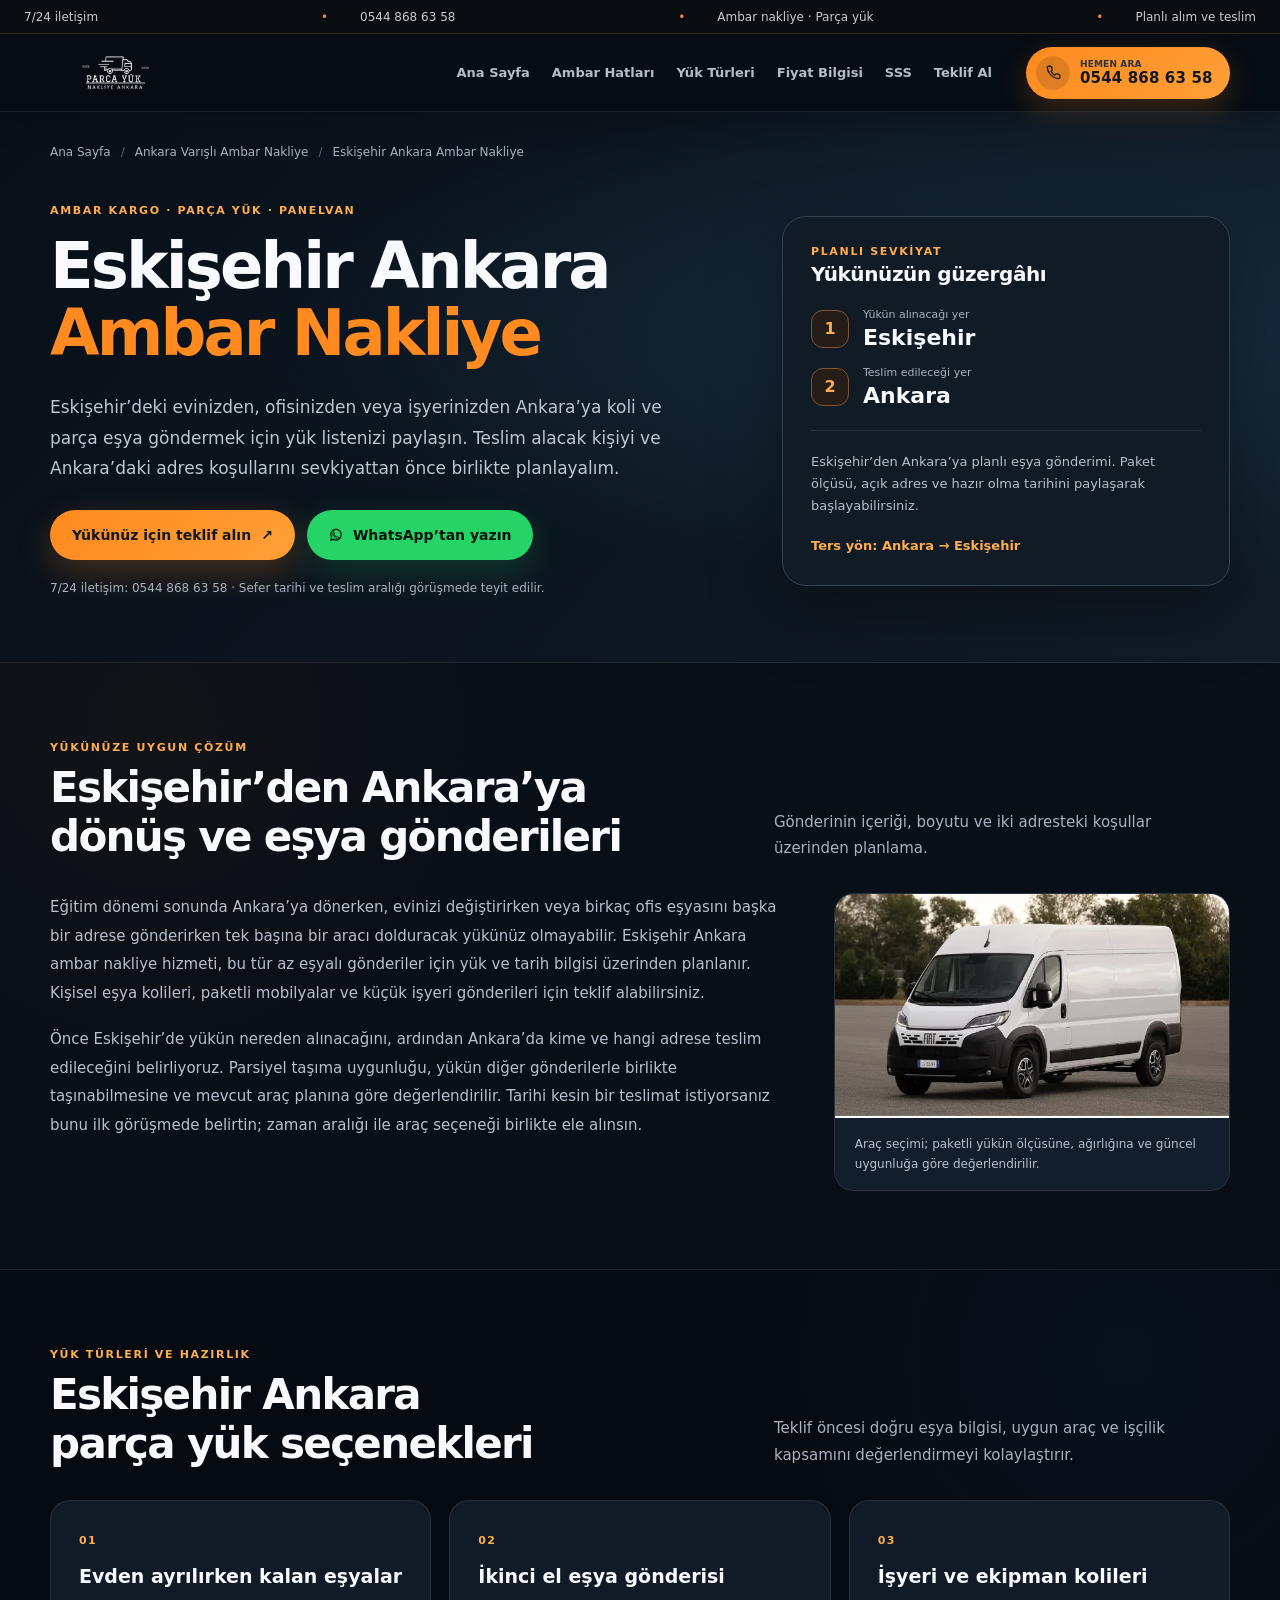
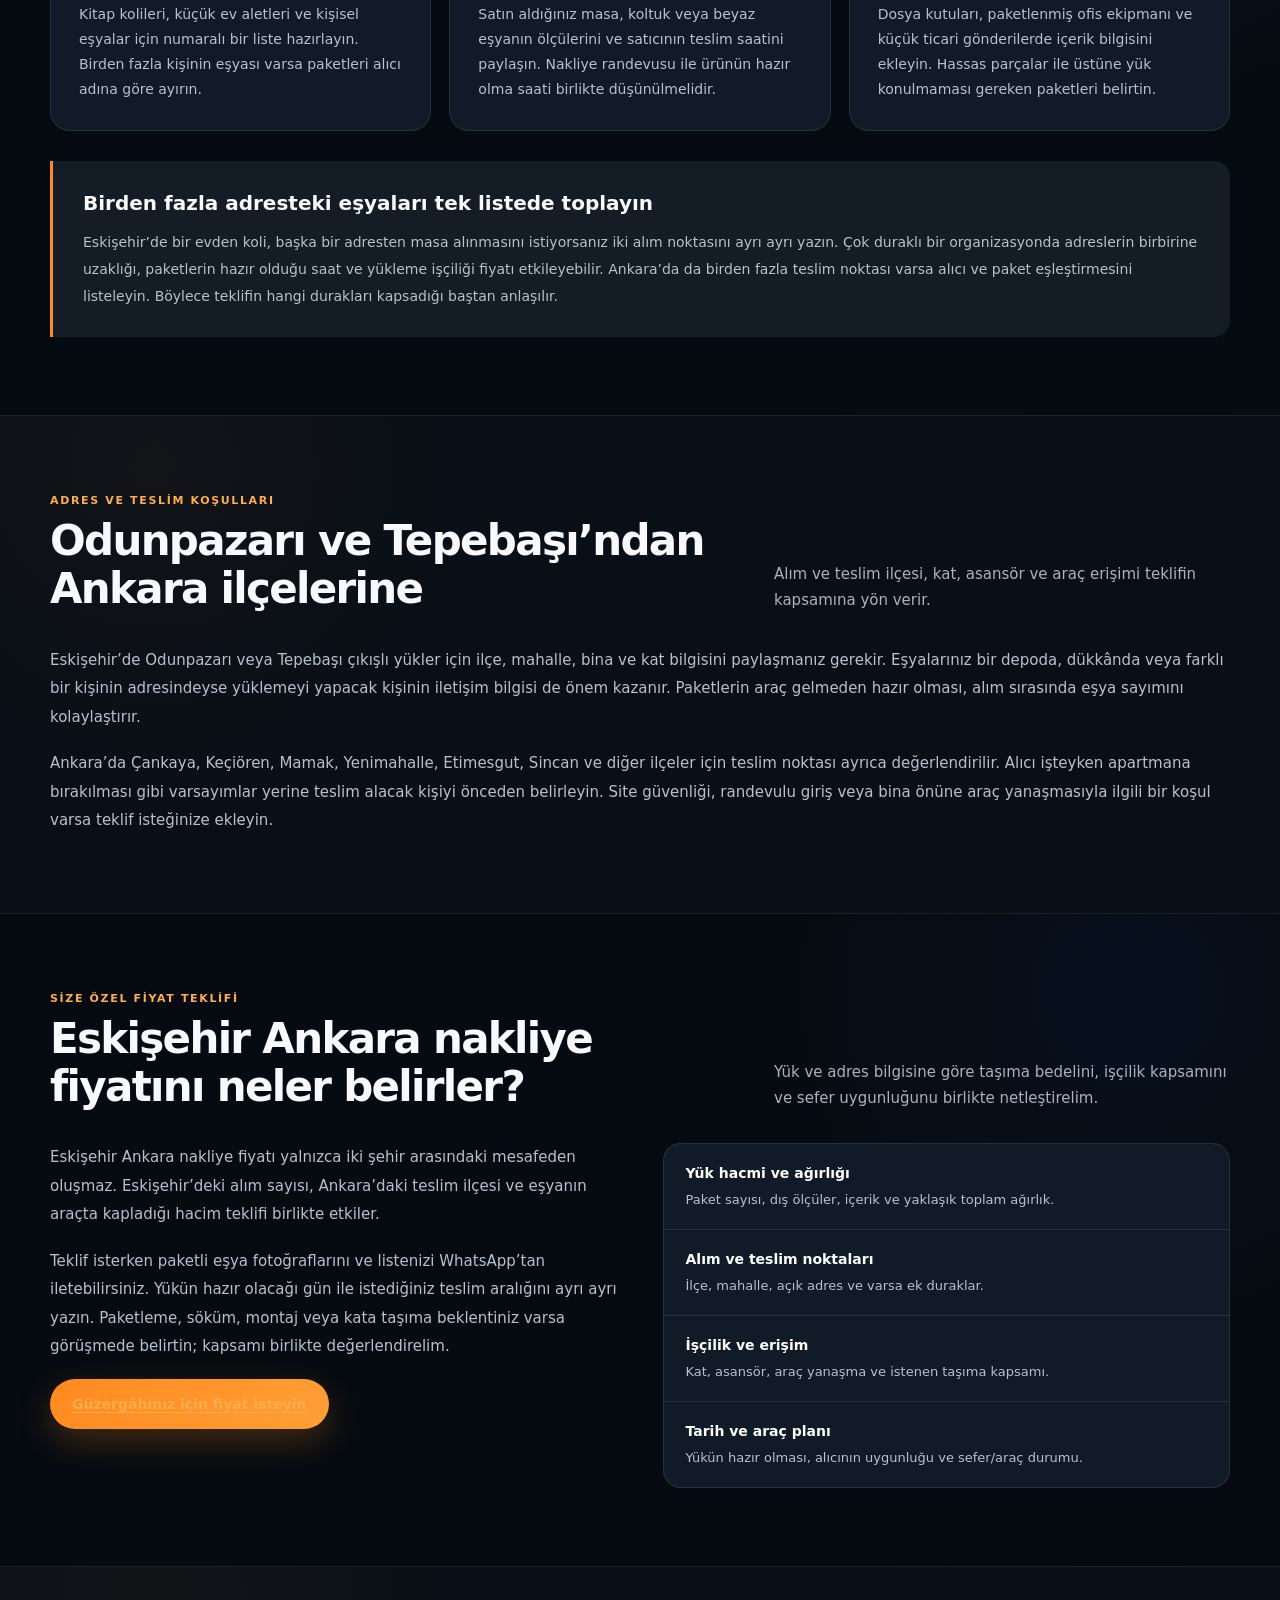
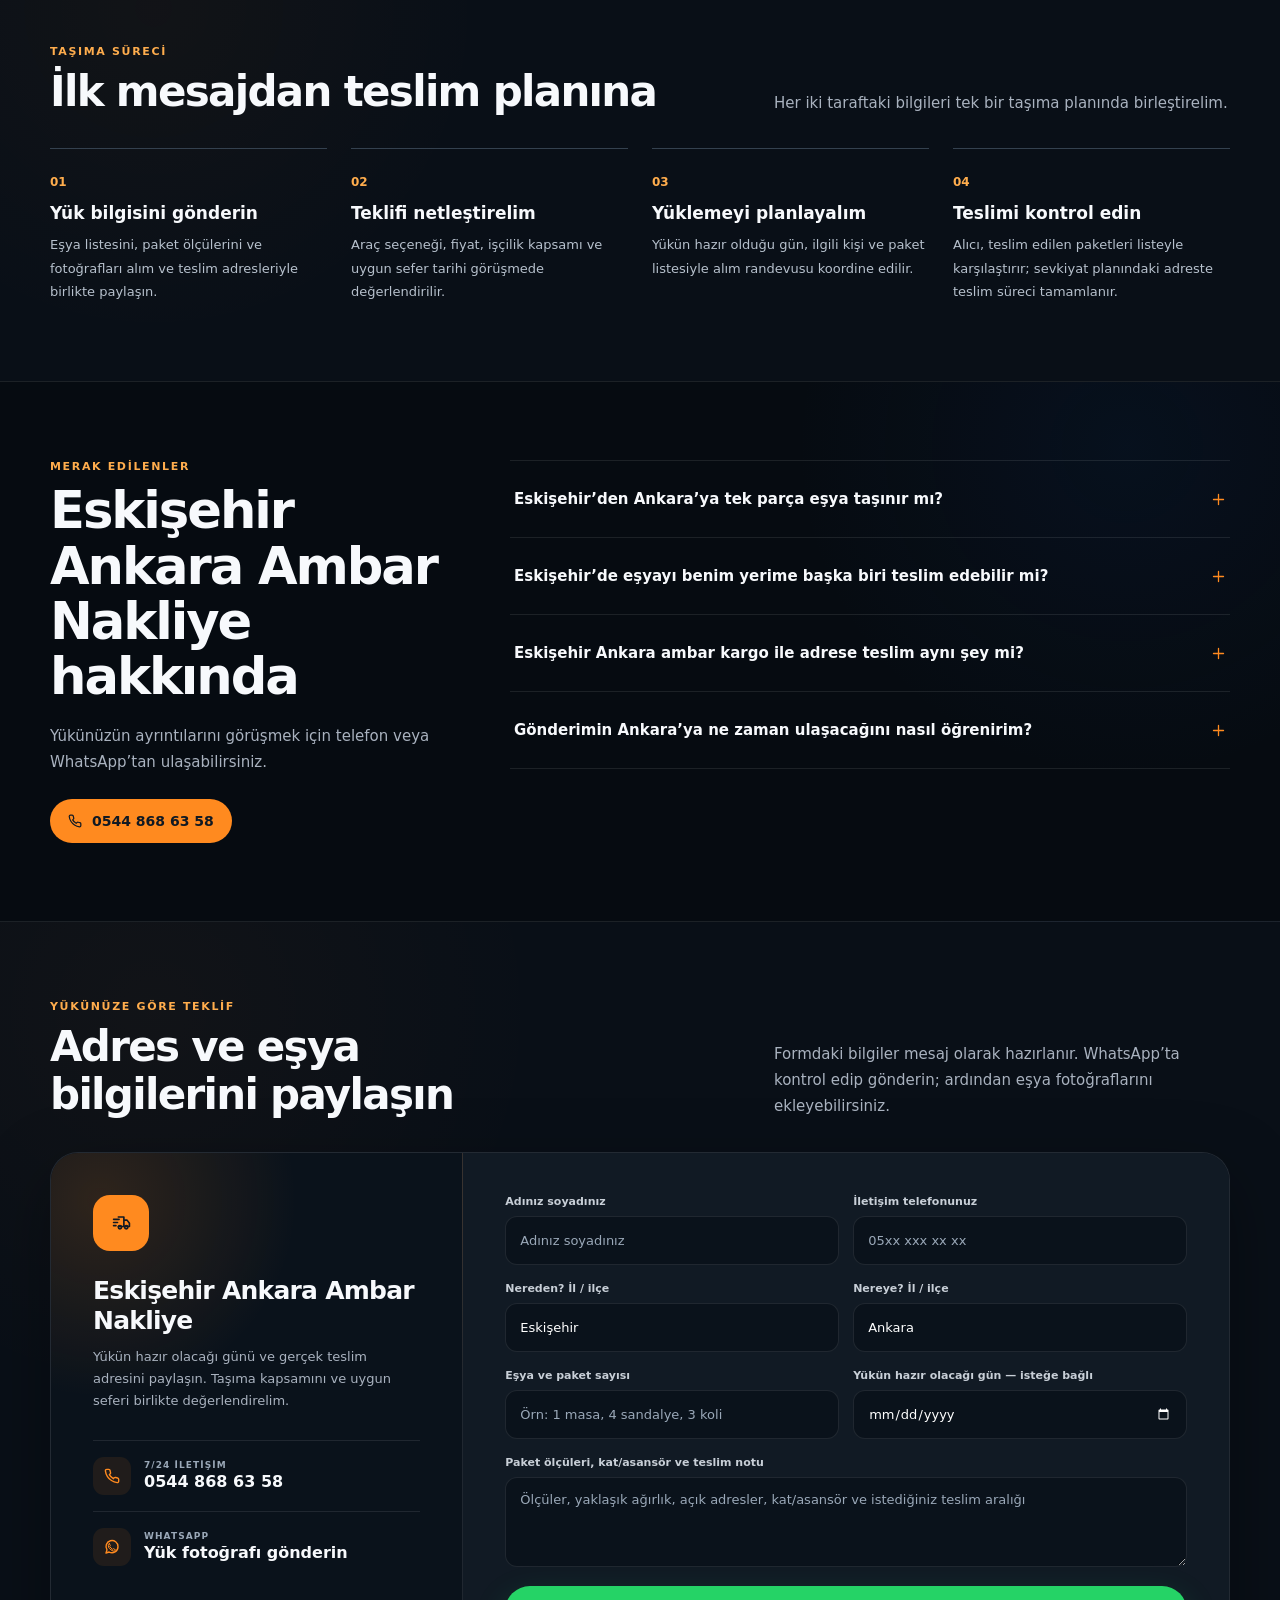
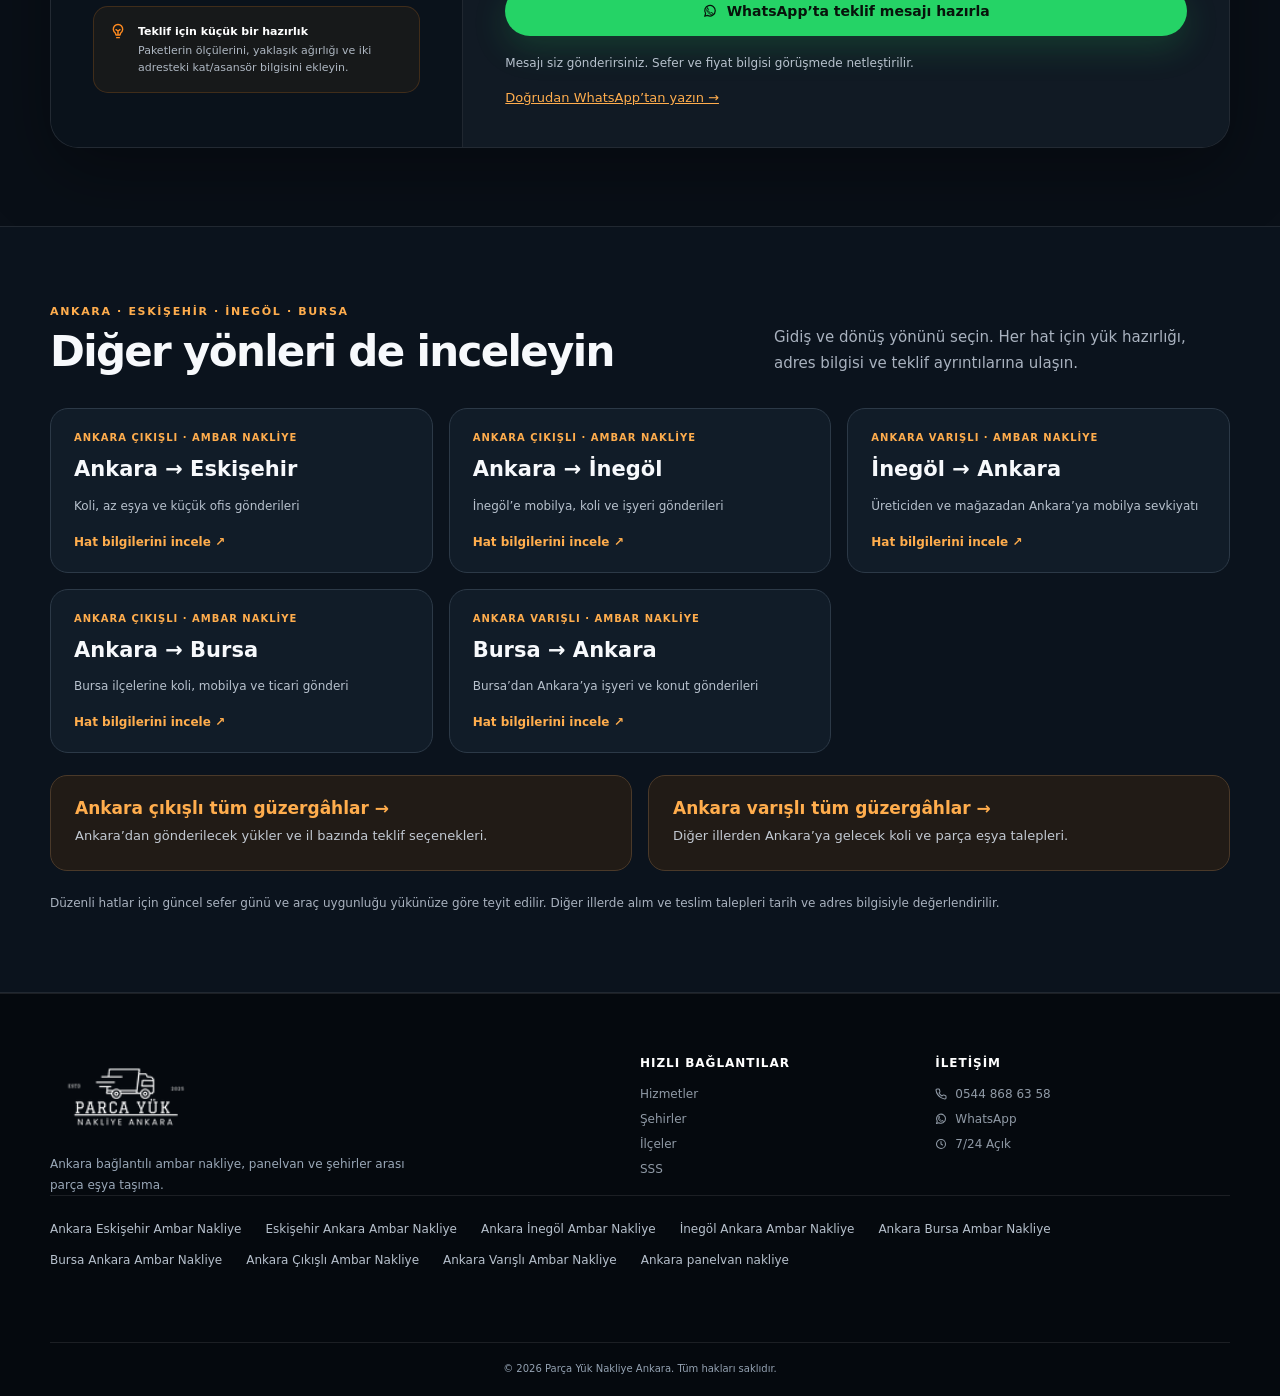
<file: eskisehir-ankara-ambar-nakliye.html>
<!doctype html>
<html lang="tr"><head>
  <meta charset="utf-8"><meta name="viewport" content="width=device-width, initial-scale=1">
  <title>Eskişehir Ankara Ambar Nakliye | Parça Eşya Taşıma</title>
  <meta name="description" content="Eskişehir Ankara ambar nakliye, koli ve parça eşya taşıma. Odunpazarı ve Tepebaşı çıkışlı yükünüz için adres, tarih ve eşya bilgisiyle teklif isteyin.">
  <meta name="robots" content="index,follow,max-image-preview:large,max-snippet:-1,max-video-preview:-1">
  <meta name="theme-color" content="#080f18"><link rel="canonical" href="https://parcayuknakliyeankara.com/eskisehir-ankara-ambar-nakliye.html">
  <meta property="og:type" content="website"><meta property="og:locale" content="tr_TR">
  <meta property="og:site_name" content="Parça Yük Nakliye Ankara"><meta property="og:title" content="Eskişehir Ankara Ambar Nakliye | Parça Eşya Taşıma">
  <meta property="og:description" content="Eskişehir Ankara ambar nakliye, koli ve parça eşya taşıma. Odunpazarı ve Tepebaşı çıkışlı yükünüz için adres, tarih ve eşya bilgisiyle teklif isteyin."><meta property="og:url" content="https://parcayuknakliyeankara.com/eskisehir-ankara-ambar-nakliye.html">
  <meta property="og:image" content="https://parcayuknakliyeankara.com/assets/img/optimized/panelvan-800.1cf2c7b042.webp">
  <meta property="og:image:alt" content="Şehirler arası parça eşya taşıması için panelvan araç">
  <meta name="twitter:card" content="summary_large_image"><meta name="twitter:title" content="Eskişehir Ankara Ambar Nakliye | Parça Eşya Taşıma">
  <meta name="twitter:description" content="Eskişehir Ankara ambar nakliye, koli ve parça eşya taşıma. Odunpazarı ve Tepebaşı çıkışlı yükünüz için adres, tarih ve eşya bilgisiyle teklif isteyin.">
  <meta name="twitter:image" content="https://parcayuknakliyeankara.com/assets/img/optimized/panelvan-800.1cf2c7b042.webp">
  <style id="critical-styles">:root{--ink:#f7f9fc;--muted:#a9b2bf;--bg:#090f17;--bg-deep:#060b11;--card:#111a25;--card-2:#0d151f;--line:rgba(255,255,255,0.09);--orange:#ff8a1f;--orange-2:#ffad4d;--green:#25d366;--blue:#0f3d84;--shadow:0 24px 70px rgba(0,0,0,0.34)}*{box-sizing:border-box}html{scroll-behavior:smooth;scroll-padding-top:94px}body{margin:0;background:var(--bg);color:var(--ink);font-family:Inter,ui-sans-serif,system-ui,-apple-system,BlinkMacSystemFont,"Segoe UI",sans-serif;-webkit-font-smoothing:antialiased}button,input,textarea{font:inherit}a{color:inherit;text-decoration:none}button,input,textarea{border:0}img{display:block;max-width:100%}.container{width:min(1180px,calc(100% - 40px));margin:0 auto}.top-ticker{position:relative;z-index:31;height:34px;overflow:hidden;border-bottom:1px solid rgba(255,138,31,0.2);background:#090c11;color:#c5ccd5;font-size:12px}.ticker-track{width:min(1440px,100%);height:100%;margin:0 auto;padding:0 24px;display:flex;align-items:center;justify-content:space-between;white-space:nowrap}.ticker-track span{display:flex;align-items:center;gap:8px}.ticker-track span + span::before{content:"•";margin-right:24px;color:var(--orange)}.ticker-track i{color:var(--orange)}.site-header{position:sticky;top:0;z-index:30;height:78px;border-bottom:1px solid var(--line);background:rgba(7,13,20,0.96);box-shadow:0 10px 30px rgba(0,0,0,0.18);backdrop-filter:blur(18px)}.nav-wrap{height:100%;display:flex;align-items:center;gap:24px}.brand{width:130px;height:54px;display:grid;place-items:center;flex:0 0 auto;padding:5px 9px;border-radius:13px;filter:brightness(0) invert(1)}.brand img{width:112px;max-height:43px;object-fit:contain}.main-nav{margin-left:auto;display:flex;align-items:center;gap:2px}.main-nav a{padding:12px 10px;border-radius:10px;color:#b5bdc8;font-size:13px;font-weight:700;transition:color 160ms ease,background 160ms ease}.main-nav a:hover,.main-nav a:focus-visible{color:white;background:rgba(255,255,255,0.06)}.header-call{min-width:204px;padding:9px 16px 9px 10px;display:flex;align-items:center;gap:10px;border-radius:999px;background:linear-gradient(135deg,var(--orange),#ff9f37);color:#101821;font-size:15px;font-weight:900;letter-spacing:0.01em;box-shadow:0 10px 30px rgba(255,138,31,0.22);transition:transform 160ms ease,box-shadow 160ms ease}.header-call:hover{transform:translateY(-2px);box-shadow:0 14px 36px rgba(255,138,31,0.3)}.header-call small{display:block;color:rgba(16,24,33,0.68);font-size:9px;font-weight:800;text-transform:uppercase}.call-icon{width:34px;height:34px;display:grid;place-items:center;flex:0 0 auto;border-radius:50%;background:rgba(6,11,17,0.13)}.menu-toggle{display:none;width:42px;height:42px;border:1px solid var(--line);border-radius:10px;background:transparent;color:white;cursor:pointer}.hero{position:relative;min-height:690px;display:grid;align-items:center;overflow:hidden;border-bottom:1px solid var(--line);background:#07101a}.hero-media,.hero-shade{position:absolute;inset:0}.hero-media{background-image:none;background-size:cover;background-position:center;transform:scale(1.015)}.hero-shade{z-index:1;background:linear-gradient(90deg,rgba(3,9,16,0.97) 0%,rgba(3,9,16,0.88) 38%,rgba(3,9,16,0.49) 70%,rgba(3,9,16,0.73) 100%),linear-gradient(0deg,rgba(3,9,16,0.82) 0%,transparent 38%)}.hero::after{content:"";position:absolute;inset:0;z-index:1;opacity:0.16;pointer-events:none;background-image:radial-gradient(rgba(255,255,255,0.25) 0.6px,transparent 0.6px);background-size:5px 5px}.hero-grid{position:relative;z-index:2;padding:88px 0 94px;display:grid;grid-template-columns:minmax(0,1.28fr) minmax(350px,0.72fr);gap:74px;align-items:center}.eyebrow,.kicker{color:var(--orange);font-size:12px;font-weight:900;letter-spacing:0.19em;text-transform:uppercase}.eyebrow{width:max-content;max-width:100%;padding:9px 13px;display:flex;align-items:center;gap:8px;border:1px solid rgba(255,138,31,0.35);border-radius:999px;background:rgba(255,138,31,0.07);box-shadow:inset 0 0 24px rgba(255,138,31,0.05)}.hero h1{max-width:710px;margin:22px 0 18px;font-size:clamp(48px,5.8vw,78px);line-height:0.99;letter-spacing:-0.055em;text-wrap:balance}.hero h1 span{color:var(--orange)}.hero-copy>p{max-width:650px;margin:0;color:#bcc5d0;font-size:18px;line-height:1.75}.hero-actions,.urgent-actions{margin-top:30px;display:flex;flex-wrap:wrap;gap:12px}.btn{min-height:50px;padding:0 22px;display:inline-flex;align-items:center;justify-content:center;gap:10px;border-radius:999px;font-size:14px;font-weight:900;cursor:pointer;transition:transform 160ms ease,box-shadow 160ms ease,filter 160ms ease}.btn:hover{transform:translateY(-2px);filter:brightness(1.05)}.btn-primary{background:linear-gradient(135deg,var(--orange),#ff9f37);color:#101821;box-shadow:0 12px 34px rgba(255,138,31,0.24)}.btn-whatsapp{background:var(--green);color:#07130b;box-shadow:0 12px 34px rgba(37,211,102,0.18)}.hero-pills{margin-top:28px;display:flex;flex-wrap:wrap;gap:8px}.hero-pills span{padding:8px 11px;display:inline-flex;align-items:center;gap:7px;border:1px solid var(--line);border-radius:999px;background:rgba(12,22,34,0.68);color:#d2d8df;font-size:11px;font-weight:700;backdrop-filter:blur(10px)}.hero-pills i{color:var(--orange)}.hero-call-card{padding:30px;border:1px solid rgba(255,255,255,0.12);border-radius:28px;background:linear-gradient(145deg,rgba(16,26,38,0.95),rgba(8,15,23,0.93));box-shadow:var(--shadow),inset 0 1px rgba(255,255,255,0.05);backdrop-filter:blur(15px)}.hero-call-card ul{margin:22px 0 24px;padding:0;display:grid;gap:13px;list-style:none;color:#c0c8d2;font-size:13px}.hero-call-card li{display:flex;align-items:center;gap:10px}.hero-call-card li i{color:var(--orange)}.btn.full{width:100%}@media (max-width:1120px){.container{width:min(100% - 32px,1040px)}.main-nav a{padding-inline:7px;font-size:12px}.header-call{min-width:174px;padding-right:12px;font-size:13px}.hero-grid{grid-template-columns:1.2fr 0.8fr;gap:42px}}@media (max-width:920px){.top-ticker{display:none}.site-header{height:70px}.brand{width:106px}.brand img{width:98px}.menu-toggle{margin-left:auto;display:grid;place-items:center}.main-nav{position:absolute;top:70px;left:0;right:0;max-height:0;margin:0;padding:0 16px;overflow:hidden;display:grid;gap:2px;border-bottom:1px solid transparent;background:rgba(7,13,20,0.98);opacity:0;transform:translateY(-8px);transition:max-height 220ms ease,opacity 180ms ease,transform 180ms ease,padding 180ms ease}.main-nav.open{max-height:530px;padding-block:13px 18px;border-color:var(--line);opacity:1;transform:translateY(0)}.main-nav a{padding:12px;font-size:13px}.header-call{min-width:auto;padding:7px}.header-call>span:last-child{display:none}.hero{min-height:auto}.hero-grid{padding-block:74px;grid-template-columns:1fr;gap:34px}.hero-copy{max-width:720px}.hero-call-card{max-width:560px}}@media (max-width:620px){html{scroll-padding-top:74px}body{padding-bottom:68px}.container{width:min(100% - 28px,560px)}.site-header{height:64px}.brand{height:46px}.main-nav{top:64px}.header-call{display:none}.hero-media{background-image:none;background-position:center 38%}.hero-shade{background:linear-gradient(180deg,rgba(3,9,16,0.82) 0%,rgba(3,9,16,0.75) 28%,rgba(3,9,16,0.92) 67%,rgba(3,9,16,0.98) 100%),linear-gradient(90deg,rgba(3,9,16,0.46),rgba(3,9,16,0.64))}.hero-grid{padding-block:58px 54px}.eyebrow{font-size:9px;letter-spacing:0.12em}.hero h1{margin-top:18px;font-size:clamp(41px,13vw,57px)}.hero-copy>p{font-size:15px;line-height:1.7}.hero-actions,.urgent-actions{display:grid;grid-template-columns:1fr}.btn{width:100%}.hero-pills{display:grid;grid-template-columns:repeat(2,1fr)}.hero-pills span{justify-content:center;font-size:10px}.hero-call-card{padding:22px;border-radius:22px}}@media (prefers-reduced-motion:reduce){html{scroll-behavior:auto}*,*::before,*::after{scroll-behavior:auto !important;transition-duration:0.01ms !important;animation-duration:0.01ms !important;animation-iteration-count:1 !important}}.skip-link{position:fixed;top:-100px;left:16px;z-index:100;padding:12px 18px;border-radius:10px;background:#ff8a1f;color:#080f18;font-weight:800}.skip-link:focus{top:12px}.route-eyebrow{display:block;color:#ffad4d;font-size:11px;font-weight:850;letter-spacing:.15em;text-transform:uppercase}.route-hero{padding:30px 0 64px;border-bottom:1px solid var(--line);background:radial-gradient(ellipse at 85% 40%,#172d3e 0,transparent 55%),linear-gradient(130deg,#080f18,#111c27)}.route-breadcrumb{margin:0 0 40px;color:#a9b2bf;font-size:12px;line-height:1.8}.route-breadcrumb ol{padding:0;margin:0;list-style:none;display:flex;flex-wrap:wrap;gap:6px 10px}.route-breadcrumb li + li::before{content:'/';margin-right:10px;color:#596573}.route-breadcrumb a:hover{color:white;text-decoration:underline}.route-hero-grid{display:grid;grid-template-columns:minmax(0,1.2fr) minmax(0,.8fr);gap:60px;align-items:center}.route-hero h1{margin:16px 0 24px;font-size:clamp(38px,5.1vw,64px);line-height:1.06;font-weight:900;letter-spacing:-.045em;text-wrap:balance}.route-hero h1 span{display:block;color:var(--orange)}.route-lead{margin:0;max-width:640px;color:#bdc7d2;font-size:17px;line-height:1.8}.route-actions{display:flex;gap:12px;flex-wrap:wrap;margin-top:26px}.route-contact-note{margin:18px 0 0;color:#a9b2bf;font-size:12px;line-height:1.7}.route-plan{padding:28px;border:1px solid #34414f;border-radius:24px;background:#101b26;box-shadow:var(--shadow)}.route-plan h2{margin:4px 0 22px;font-size:20px;letter-spacing:-.02em}.route-stops{display:grid;gap:16px;margin:0;padding:0;list-style:none}.route-stops li{display:flex;align-items:center;gap:14px}.route-stops li>span{display:grid;place-items:center;width:38px;height:38px;flex:0 0 38px;border:1px solid #80542e;border-radius:12px;background:#251e18;color:#ffad4d;font-weight:900}.route-stops small{display:block;margin-bottom:4px;color:#a9b2bf;font-size:11px}.route-stops strong{font-size:22px}.route-plan p{padding-top:20px;margin:22px 0 18px;border-top:1px solid var(--line);font-size:13px;line-height:1.7;color:#b6c0cc}.route-text-link{color:#ffad4d;font-weight:800;font-size:13px;line-height:1.6}.route-text-link:hover{text-decoration:underline}@media (max-width:920px){.route-hero-grid,.route-intro-grid,.route-price-grid{grid-template-columns:minmax(0,1fr);gap:30px}.route-hero h1{max-width:700px}.route-plan{max-width:100%}.route-stops{grid-template-columns:repeat(2,minmax(0,1fr))}}@media (max-width:620px){.route-hero{padding:22px 0 42px}.route-breadcrumb{margin-bottom:28px;font-size:11px}.route-hero h1{font-size:clamp(34px,9vw,48px)}.route-lead{font-size:15px}.route-actions{display:grid;grid-template-columns:minmax(0,1fr)}.route-plan{padding:22px;border-radius:19px}.route-stops{grid-template-columns:minmax(0,1fr)}}.skip-link{position:fixed;top:-120px;left:16px;z-index:100;padding:12px 18px;background:#ff8a1f;color:#080f18;border-radius:10px;font-weight:800}.skip-link:focus{top:12px}.header-call small{color:#27333e}@media(prefers-reduced-motion:reduce){html{scroll-behavior:auto}*,*::before,*::after{transition:none!important;animation:none!important}}:where(i[class*="fa-"]){display:inline-flex;align-items:center;justify-content:center;width:1em;height:1em;line-height:1;vertical-align:-.125em;font-style:normal;flex-shrink:0}:where(i[class*="fa-"])::before{content:"";display:block;width:1em;height:1em;flex-shrink:0;background-color:currentColor;-webkit-mask:var(--site-icon) center/contain no-repeat;mask:var(--site-icon) center/contain no-repeat}.fa-bars{--site-icon:url("data:image/svg+xml,%3Csvg%20xmlns%3D%22http%3A%2F%2Fwww.w3.org%2F2000%2Fsvg%22%20viewBox%3D%220%200%2024%2024%22%20fill%3D%22none%22%20stroke%3D%22black%22%20stroke-width%3D%222.1%22%20stroke-linecap%3D%22round%22%20stroke-linejoin%3D%22round%22%3E%3Cpath%20d%3D%22M4%206h16M4%2012h16M4%2018h16%22%2F%3E%3C%2Fsvg%3E")}.fa-chevron-down{--site-icon:url("data:image/svg+xml,%3Csvg%20xmlns%3D%22http%3A%2F%2Fwww.w3.org%2F2000%2Fsvg%22%20viewBox%3D%220%200%2024%2024%22%20fill%3D%22none%22%20stroke%3D%22black%22%20stroke-width%3D%222.1%22%20stroke-linecap%3D%22round%22%20stroke-linejoin%3D%22round%22%3E%3Cpath%20d%3D%22m6%209%206%206%206-6%22%2F%3E%3C%2Fsvg%3E")}.fa-chevron-up{--site-icon:url("data:image/svg+xml,%3Csvg%20xmlns%3D%22http%3A%2F%2Fwww.w3.org%2F2000%2Fsvg%22%20viewBox%3D%220%200%2024%2024%22%20fill%3D%22none%22%20stroke%3D%22black%22%20stroke-width%3D%222.1%22%20stroke-linecap%3D%22round%22%20stroke-linejoin%3D%22round%22%3E%3Cpath%20d%3D%22m6%2015%206-6%206%206%22%2F%3E%3C%2Fsvg%3E")}.fa-clock{--site-icon:url("data:image/svg+xml,%3Csvg%20xmlns%3D%22http%3A%2F%2Fwww.w3.org%2F2000%2Fsvg%22%20viewBox%3D%220%200%2024%2024%22%20fill%3D%22none%22%20stroke%3D%22black%22%20stroke-width%3D%222.1%22%20stroke-linecap%3D%22round%22%20stroke-linejoin%3D%22round%22%3E%3Ccircle%20cx%3D%2212%22%20cy%3D%2212%22%20r%3D%229%22%2F%3E%3Cpath%20d%3D%22M12%207v5l3%202%22%2F%3E%3C%2Fsvg%3E")}.fa-lightbulb{--site-icon:url("data:image/svg+xml,%3Csvg%20xmlns%3D%22http%3A%2F%2Fwww.w3.org%2F2000%2Fsvg%22%20viewBox%3D%220%200%2024%2024%22%20fill%3D%22none%22%20stroke%3D%22black%22%20stroke-width%3D%222.1%22%20stroke-linecap%3D%22round%22%20stroke-linejoin%3D%22round%22%3E%3Cpath%20d%3D%22M9%2018h6m-5%204h4M8%2015a7%207%200%201%201%208%200l-1%203H9l-1-3zM12%2018v-6m-3-2%203%202%203-2%22%2F%3E%3C%2Fsvg%3E")}.fa-phone{--site-icon:url("data:image/svg+xml,%3Csvg%20xmlns%3D%22http%3A%2F%2Fwww.w3.org%2F2000%2Fsvg%22%20viewBox%3D%220%200%2024%2024%22%20fill%3D%22none%22%20stroke%3D%22black%22%20stroke-width%3D%222.1%22%20stroke-linecap%3D%22round%22%20stroke-linejoin%3D%22round%22%3E%3Cpath%20d%3D%22M22%2016.9v3a2%202%200%200%201-2.2%202%2019.8%2019.8%200%200%201-8.6-3.1%2019.5%2019.5%200%200%201-6-6A19.8%2019.8%200%200%201%202.1%204.2%202%202%200%200%201%204.1%202h3a2%202%200%200%201%202%201.7c.1%201%20.4%202%20.7%202.9a2%202%200%200%201-.5%202.1L8%2010a16%2016%200%200%200%206%206l1.3-1.3a2%202%200%200%201%202.1-.5c.9.3%201.9.6%202.9.7a2%202%200%200%201%201.7%202z%22%2F%3E%3C%2Fsvg%3E")}.fa-plus{--site-icon:url("data:image/svg+xml,%3Csvg%20xmlns%3D%22http%3A%2F%2Fwww.w3.org%2F2000%2Fsvg%22%20viewBox%3D%220%200%2024%2024%22%20fill%3D%22none%22%20stroke%3D%22black%22%20stroke-width%3D%222.1%22%20stroke-linecap%3D%22round%22%20stroke-linejoin%3D%22round%22%3E%3Cpath%20d%3D%22M12%204v16M4%2012h16%22%2F%3E%3C%2Fsvg%3E")}.fa-truck-fast{--site-icon:url("data:image/svg+xml,%3Csvg%20xmlns%3D%22http%3A%2F%2Fwww.w3.org%2F2000%2Fsvg%22%20viewBox%3D%220%200%2024%2024%22%20fill%3D%22none%22%20stroke%3D%22black%22%20stroke-width%3D%222.1%22%20stroke-linecap%3D%22round%22%20stroke-linejoin%3D%22round%22%3E%3Cpath%20d%3D%22M8%205h7v12H8m7-8h4l3%204v4h-7M2%208h7M2%2012h5M2%2016h3%22%2F%3E%3Ccircle%20cx%3D%2210%22%20cy%3D%2218%22%20r%3D%222%22%2F%3E%3Ccircle%20cx%3D%2218%22%20cy%3D%2218%22%20r%3D%222%22%2F%3E%3C%2Fsvg%3E")}.fa-whatsapp{--site-icon:url("data:image/svg+xml,%3Csvg%20xmlns%3D%22http%3A%2F%2Fwww.w3.org%2F2000%2Fsvg%22%20viewBox%3D%220%200%2024%2024%22%20fill%3D%22none%22%20stroke%3D%22black%22%20stroke-width%3D%222.1%22%20stroke-linecap%3D%22round%22%20stroke-linejoin%3D%22round%22%3E%3Cpath%20d%3D%22M21%2011.5a9%209%200%200%201-13.3%208L3%2021l1.5-4.7A9%209%200%201%201%2021%2011.5z%22%2F%3E%3Cpath%20d%3D%22m8%207%201.5%203-1%201c1.1%202%202.5%203.4%204.5%204.5l1-1%203%201.5c0%202-2%202.5-3.5%202C9%2016%206%2013%206.5%209.5%206.5%208%207%207%208%207z%22%20stroke-width%3D%221.5%22%2F%3E%3C%2Fsvg%3E")}.fa-xmark{--site-icon:url("data:image/svg+xml,%3Csvg%20xmlns%3D%22http%3A%2F%2Fwww.w3.org%2F2000%2Fsvg%22%20viewBox%3D%220%200%2024%2024%22%20fill%3D%22none%22%20stroke%3D%22black%22%20stroke-width%3D%222.1%22%20stroke-linecap%3D%22round%22%20stroke-linejoin%3D%22round%22%3E%3Cpath%20d%3D%22m6%206%2012%2012M18%206%206%2018%22%2F%3E%3C%2Fsvg%3E")}</style><link rel="preload" href="assets/css/app.d99d6fbcf3.css" as="style" onload="this.onload=null;this.rel='stylesheet'"><noscript><link rel="stylesheet" href="assets/css/app.d99d6fbcf3.css"></noscript><script type="application/ld+json">{"@context":"https://schema.org","@graph":[{"@type":"WebSite","@id":"https://parcayuknakliyeankara.com/#website","url":"https://parcayuknakliyeankara.com/","name":"Parça Yük Nakliye Ankara","inLanguage":"tr-TR"},{"@type":"MovingCompany","@id":"https://parcayuknakliyeankara.com/#business","name":"Parça Yük Nakliye Ankara","url":"https://parcayuknakliyeankara.com/","telephone":"+905448686358","logo":"https://parcayuknakliyeankara.com/assets/img/logof.png","image":"https://parcayuknakliyeankara.com/assets/img/optimized/panelvan-800.1cf2c7b042.webp","address":{"@type":"PostalAddress","addressLocality":"Ankara","addressCountry":"TR"},"areaServed":{"@type":"Country","name":"Türkiye"},"openingHours":"Mo-Su 00:00-23:59"},{"@type":"Service","@id":"https://parcayuknakliyeankara.com/eskisehir-ankara-ambar-nakliye.html#service","name":"Eskişehir Ankara Ambar Nakliye","serviceType":"Ambar nakliye ve parça yük taşıma","description":"Eskişehir Ankara ambar nakliye, koli ve parça eşya taşıma. Odunpazarı ve Tepebaşı çıkışlı yükünüz için adres, tarih ve eşya bilgisiyle teklif isteyin.","url":"https://parcayuknakliyeankara.com/eskisehir-ankara-ambar-nakliye.html","provider":{"@id":"https://parcayuknakliyeankara.com/#business"},"areaServed":[{"@type":"City","name":"Eskişehir"},{"@type":"City","name":"Ankara"}]},{"@type":"WebPage","@id":"https://parcayuknakliyeankara.com/eskisehir-ankara-ambar-nakliye.html#webpage","url":"https://parcayuknakliyeankara.com/eskisehir-ankara-ambar-nakliye.html","name":"Eskişehir Ankara Ambar Nakliye | Parça Eşya Taşıma","description":"Eskişehir Ankara ambar nakliye, koli ve parça eşya taşıma. Odunpazarı ve Tepebaşı çıkışlı yükünüz için adres, tarih ve eşya bilgisiyle teklif isteyin.","inLanguage":"tr-TR","isPartOf":{"@id":"https://parcayuknakliyeankara.com/#website"},"about":{"@id":"https://parcayuknakliyeankara.com/eskisehir-ankara-ambar-nakliye.html#service"},"breadcrumb":{"@id":"https://parcayuknakliyeankara.com/eskisehir-ankara-ambar-nakliye.html#breadcrumb"},"dateModified":"2026-10-16","primaryImageOfPage":{"@type":"ImageObject","url":"https://parcayuknakliyeankara.com/assets/img/optimized/panelvan-800.1cf2c7b042.webp"}},{"@type":"BreadcrumbList","@id":"https://parcayuknakliyeankara.com/eskisehir-ankara-ambar-nakliye.html#breadcrumb","itemListElement":[{"@type":"ListItem","position":1,"name":"Ana Sayfa","item":"https://parcayuknakliyeankara.com/"},{"@type":"ListItem","position":2,"name":"Ankara Varışlı Ambar Nakliye","item":"https://parcayuknakliyeankara.com/ankara-varisli-ambar-nakliye.html"},{"@type":"ListItem","position":3,"name":"Eskişehir Ankara Ambar Nakliye","item":"https://parcayuknakliyeankara.com/eskisehir-ankara-ambar-nakliye.html"}]}]}</script>
<script>
(function(){
  var started=false,timer;
  window.dataLayer=window.dataLayer||[];
  window.gtag=window.gtag||function(){window.dataLayer.push(arguments);};
  window.gtag('js',new Date());
  window.gtag('config','AW-17874354293');
  function load(){
    if(started)return;
    started=true;window.clearTimeout(timer);
    var s=document.createElement('script');s.async=true;s.fetchPriority='low';
    s.src='https://www.googletagmanager.com/gtag/js?id=AW-17874354293';
    document.head.appendChild(s);
    ['pointerdown','keydown','touchstart'].forEach(function(type){window.removeEventListener(type,load);});
  }
  window.ensureGoogleTag=load;
  ['pointerdown','keydown','touchstart'].forEach(function(type){window.addEventListener(type,load,{once:true,passive:true});});
  timer=window.setTimeout(load,2000);
  function idle(){if(window.requestIdleCallback)window.requestIdleCallback(load,{timeout:1000});else window.setTimeout(load,0);}
  function paint(){if(window.requestAnimationFrame)window.requestAnimationFrame(function(){window.requestAnimationFrame(idle);});else idle();}
  if(document.readyState==='loading')document.addEventListener('DOMContentLoaded',paint,{once:true});else paint();
})();
</script><link rel="icon" href="favicon.ico" type="image/x-icon" sizes="16x16 32x32 48x48 64x64"><link rel="icon" href="favicon-96x96.png" type="image/png" sizes="96x96"><link rel="apple-touch-icon" href="apple-touch-icon.png" type="image/png" sizes="180x180"><link rel="manifest" href="site.webmanifest" type="application/manifest+json"></head><body class="route-page"><a class="skip-link" href="#icerik" title="İçeriğe geç">İçeriğe geç</a><div class="top-ticker" aria-label="Hizmet bilgileri"><div class="ticker-track"><span>7/24 iletişim</span><span>0544 868 63 58</span><span>Ambar nakliye · Parça yük</span><span>Planlı alım ve teslim</span></div></div><header class="site-header">
      <div class="container nav-wrap"><a class="brand" href="index.html" aria-label="Parça Yük Nakliye Ankara ana sayfa" title="Parça Yük Nakliye Ankara | Panelvan Araç ile Eşya Taşıma"><img src="assets/img/optimized/brand-logo-256.827dabd50d.webp" alt="Parça Yük Nakliye Ankara" width="256" height="128" loading="eager" fetchpriority="auto" decoding="async" srcset="assets/img/optimized/brand-logo-128.70cbc92bc9.webp 128w, assets/img/optimized/brand-logo-256.827dabd50d.webp 256w" sizes="(max-width: 920px) 98px, 112px"></a><button id="menuToggle" class="menu-toggle" type="button" aria-label="Menüyü aç veya kapat" aria-expanded="false" aria-controls="mainNav"><i class="fa-solid fa-bars" aria-hidden="true"></i></button>
        <nav id="mainNav" class="main-nav" aria-label="Ana menü">
        <a href="index.html" title="Parça Yük Nakliye Ankara | Panelvan Araç ile Eşya Taşıma">Ana Sayfa</a><a href="#ambar-hatlari" title="Ambar Hatları">Ambar Hatları</a>
        <a href="#yukler" title="Yük Türleri">Yük Türleri</a><a href="#fiyat" title="Fiyat Bilgisi">Fiyat Bilgisi</a>
        <a href="#faq" title="SSS">SSS</a><a href="#teklif" title="Teklif Al">Teklif Al</a></nav><a class="header-call" href="tel:05448686358" title="0544 868 63 58 numarasını arayın"><span class="call-icon"><i class="fa-solid fa-phone" aria-hidden="true"></i></span><span><small>Hemen Ara</small>0544 868 63
            58</span></a>
      </div>
    </header><main id="icerik" tabindex="-1"><section class="route-hero"><div class="container">
      <nav class="route-breadcrumb" aria-label="Sayfa yolu"><ol><li><a href="index.html" title="Parça Yük Nakliye Ankara | Panelvan Araç ile Eşya Taşıma">Ana Sayfa</a></li><li><a href="ankara-varisli-ambar-nakliye.html" title="Ankara Varışlı Ambar Nakliye | Ankara’ya Parça Yük">Ankara Varışlı Ambar Nakliye</a></li><li aria-current="page">Eskişehir Ankara Ambar Nakliye</li></ol></nav>
      <div class="route-hero-grid"><div><span class="route-eyebrow">Ambar kargo · Parça yük · Panelvan</span>
      <h1>Eskişehir Ankara<span>Ambar Nakliye</span></h1><p class="route-lead">Eskişehir’deki evinizden, ofisinizden veya işyerinizden Ankara’ya koli ve parça eşya göndermek için yük listenizi paylaşın. Teslim alacak kişiyi ve Ankara’daki adres koşullarını sevkiyattan önce birlikte planlayalım.</p>
      <div class="route-actions"><a class="btn btn-primary" href="#teklif" title="Yükünüz için teklif alın ↗">Yükünüz için teklif alın <span aria-hidden="true">↗</span></a>
      <a class="btn btn-whatsapp" href="https://wa.me/905448686358?text=Merhaba%2C%20Par%C3%A7a%20Y%C3%BCk%20Nakliye%20Ankara%20i%C3%A7in%20ta%C5%9F%C4%B1ma%20teklifi%20istiyorum.%0A%0ANereden%3A%20Eski%C5%9Fehir%0ANereye%3A%20Ankara%0AY%C3%BCk%20%2F%20paket%20adedi%3A%0APaket%20%C3%B6l%C3%A7%C3%BCleri%20%2F%20yakla%C5%9F%C4%B1k%20a%C4%9F%C4%B1rl%C4%B1k%3A%0AY%C3%BCk%C3%BCn%20haz%C4%B1r%20oldu%C4%9Fu%20tarih%3A%0AKat%20%2F%20asans%C3%B6r%3A%0A" target="_blank" rel="nofollow noopener noreferrer" title="Eskişehir → Ankara için WhatsApp teklifi"><i class="fa-brands fa-whatsapp" aria-hidden="true"></i> WhatsApp’tan yazın</a></div>
      <p class="route-contact-note">7/24 iletişim: <a href="tel:+905448686358" title="0544 868 63 58 numarasını arayın">0544 868 63 58</a> · Sefer tarihi ve teslim aralığı görüşmede teyit edilir.</p></div>
      <aside class="route-plan" aria-label="Taşıma yönü"><span class="route-eyebrow">Planlı sevkiyat</span><h2>Yükünüzün güzergâhı</h2>
      <ol class="route-stops"><li><span aria-hidden="true">1</span><div><small>Yükün alınacağı yer</small><strong>Eskişehir</strong></div></li>
      <li><span aria-hidden="true">2</span><div><small>Teslim edileceği yer</small><strong>Ankara</strong></div></li></ol>
      <p>Eskişehir’den Ankara’ya planlı eşya gönderimi. Paket ölçüsü, açık adres ve hazır olma tarihini paylaşarak başlayabilirsiniz.</p>
      <a class="route-text-link" href="ankara-eskisehir-ambar-nakliye.html" title="Ankara Eskişehir Ambar Nakliye | Parça Yük ve Kargo">Ters yön: Ankara → Eskişehir</a></aside></div></div></section><section class="section section-dark" aria-labelledby="introTitle"><div class="container">
      <div class="section-heading"><div><span class="route-eyebrow">Yükünüze uygun çözüm</span><h2 id="introTitle">Eskişehir’den Ankara’ya dönüş ve eşya gönderileri</h2></div>
      <p>Gönderinin içeriği, boyutu ve iki adresteki koşullar üzerinden planlama.</p></div>
      <div class="route-intro-grid"><div class="route-prose"><p>Eğitim dönemi sonunda Ankara’ya dönerken, evinizi değiştirirken veya birkaç ofis eşyasını başka bir adrese gönderirken tek başına bir aracı dolduracak yükünüz olmayabilir. Eskişehir Ankara ambar nakliye hizmeti, bu tür az eşyalı gönderiler için yük ve tarih bilgisi üzerinden planlanır. Kişisel eşya kolileri, paketli mobilyalar ve küçük işyeri gönderileri için teklif alabilirsiniz.</p><p>Önce Eskişehir’de yükün nereden alınacağını, ardından Ankara’da kime ve hangi adrese teslim edileceğini belirliyoruz. Parsiyel taşıma uygunluğu, yükün diğer gönderilerle birlikte taşınabilmesine ve mevcut araç planına göre değerlendirilir. Tarihi kesin bir teslimat istiyorsanız bunu ilk görüşmede belirtin; zaman aralığı ile araç seçeneği birlikte ele alınsın.</p></div>
      <figure class="route-photo"><img src="assets/img/optimized/panelvan-640.7cc16808ba.webp" alt="Şehirler arası parça eşya taşıması için panelvan araç" width="640" height="363" loading="lazy" decoding="async" srcset="assets/img/optimized/panelvan-360.cb55ec29d7.webp 360w, assets/img/optimized/panelvan-640.7cc16808ba.webp 640w, assets/img/optimized/panelvan-800.1cf2c7b042.webp 800w" sizes="(max-width: 620px) calc(100vw - 28px), 520px" fetchpriority="low">
      <figcaption>Araç seçimi; paketli yükün ölçüsüne, ağırlığına ve güncel uygunluğa göre değerlendirilir.</figcaption></figure></div></div></section><section id="yukler" class="section section-deep" aria-labelledby="loadsTitle"><div class="container">
      <div class="section-heading"><div><span class="route-eyebrow">Yük türleri ve hazırlık</span><h2 id="loadsTitle">Eskişehir Ankara parça yük seçenekleri</h2></div>
      <p>Teklif öncesi doğru eşya bilgisi, uygun araç ve işçilik kapsamını değerlendirmeyi kolaylaştırır.</p></div>
      <div class="route-card-grid"><article class="route-info-card"><span>01</span><h3>Evden ayrılırken kalan eşyalar</h3><p>Kitap kolileri, küçük ev aletleri ve kişisel eşyalar için numaralı bir liste hazırlayın. Birden fazla kişinin eşyası varsa paketleri alıcı adına göre ayırın.</p></article><article class="route-info-card"><span>02</span><h3>İkinci el eşya gönderisi</h3><p>Satın aldığınız masa, koltuk veya beyaz eşyanın ölçülerini ve satıcının teslim saatini paylaşın. Nakliye randevusu ile ürünün hazır olma saati birlikte düşünülmelidir.</p></article><article class="route-info-card"><span>03</span><h3>İşyeri ve ekipman kolileri</h3><p>Dosya kutuları, paketlenmiş ofis ekipmanı ve küçük ticari gönderilerde içerik bilgisini ekleyin. Hassas parçalar ile üstüne yük konulmaması gereken paketleri belirtin.</p></article></div><div class="route-note"><h3>Birden fazla adresteki eşyaları tek listede toplayın</h3><p>Eskişehir’de bir evden koli, başka bir adresten masa alınmasını istiyorsanız iki alım noktasını ayrı ayrı yazın. Çok duraklı bir organizasyonda adreslerin birbirine uzaklığı, paketlerin hazır olduğu saat ve yükleme işçiliği fiyatı etkileyebilir. Ankara’da da birden fazla teslim noktası varsa alıcı ve paket eşleştirmesini listeleyin. Böylece teklifin hangi durakları kapsadığı baştan anlaşılır.</p></div>
      </div></section><section class="section section-dark" aria-labelledby="localTitle"><div class="container">
      <div class="section-heading"><div><span class="route-eyebrow">Adres ve teslim koşulları</span><h2 id="localTitle">Odunpazarı ve Tepebaşı’ndan Ankara ilçelerine</h2></div>
      <p>Alım ve teslim ilçesi, kat, asansör ve araç erişimi teklifin kapsamına yön verir.</p></div>
      <div class="route-prose"><p>Eskişehir’de Odunpazarı veya Tepebaşı çıkışlı yükler için ilçe, mahalle, bina ve kat bilgisini paylaşmanız gerekir. Eşyalarınız bir depoda, dükkânda veya farklı bir kişinin adresindeyse yüklemeyi yapacak kişinin iletişim bilgisi de önem kazanır. Paketlerin araç gelmeden hazır olması, alım sırasında eşya sayımını kolaylaştırır.</p><p>Ankara’da Çankaya, Keçiören, Mamak, Yenimahalle, Etimesgut, Sincan ve diğer ilçeler için teslim noktası ayrıca değerlendirilir. Alıcı işteyken apartmana bırakılması gibi varsayımlar yerine teslim alacak kişiyi önceden belirleyin. Site güvenliği, randevulu giriş veya bina önüne araç yanaşmasıyla ilgili bir koşul varsa teklif isteğinize ekleyin.</p></div></div></section><section id="fiyat" class="section section-deep" aria-labelledby="priceTitle"><div class="container">
      <div class="section-heading"><div><span class="route-eyebrow">Size özel fiyat teklifi</span><h2 id="priceTitle">Eskişehir Ankara nakliye fiyatını neler belirler?</h2></div>
      <p>Yük ve adres bilgisine göre taşıma bedelini, işçilik kapsamını ve sefer uygunluğunu birlikte netleştirelim.</p></div>
      <div class="route-price-grid"><div class="route-prose"><p>Eskişehir Ankara nakliye fiyatı yalnızca iki şehir arasındaki mesafeden oluşmaz. Eskişehir’deki alım sayısı, Ankara’daki teslim ilçesi ve eşyanın araçta kapladığı hacim teklifi birlikte etkiler.</p>
      <p>Teklif isterken paketli eşya fotoğraflarını ve listenizi WhatsApp’tan iletebilirsiniz. Yükün hazır olacağı gün ile istediğiniz teslim aralığını ayrı ayrı yazın. Paketleme, söküm, montaj veya kata taşıma beklentiniz varsa görüşmede belirtin; kapsamı birlikte değerlendirelim.</p>
      <a class="btn btn-primary" href="#teklif" title="Güzergâhınız için fiyat isteyin">Güzergâhınız için fiyat isteyin</a></div>
      <ul class="route-checklist"><li><strong>Yük hacmi ve ağırlığı</strong>Paket sayısı, dış ölçüler, içerik ve yaklaşık toplam ağırlık.</li>
      <li><strong>Alım ve teslim noktaları</strong>İlçe, mahalle, açık adres ve varsa ek duraklar.</li>
      <li><strong>İşçilik ve erişim</strong>Kat, asansör, araç yanaşma ve istenen taşıma kapsamı.</li>
      <li><strong>Tarih ve araç planı</strong>Yükün hazır olması, alıcının uygunluğu ve sefer/araç durumu.</li></ul></div></div></section><section class="section section-dark" aria-labelledby="processTitle"><div class="container"><div class="section-heading">
      <div><span class="route-eyebrow">Taşıma süreci</span><h2 id="processTitle">İlk mesajdan teslim planına</h2></div><p>Her iki taraftaki bilgileri tek bir taşıma planında birleştirelim.</p></div>
      <ol class="route-process"><li><span>01</span><h3>Yük bilgisini gönderin</h3><p>Eşya listesini, paket ölçülerini ve fotoğrafları alım ve teslim adresleriyle birlikte paylaşın.</p></li><li><span>02</span><h3>Teklifi netleştirelim</h3><p>Araç seçeneği, fiyat, işçilik kapsamı ve uygun sefer tarihi görüşmede değerlendirilir.</p></li><li><span>03</span><h3>Yüklemeyi planlayalım</h3><p>Yükün hazır olduğu gün, ilgili kişi ve paket listesiyle alım randevusu koordine edilir.</p></li><li><span>04</span><h3>Teslimi kontrol edin</h3><p>Alıcı, teslim edilen paketleri listeyle karşılaştırır; sevkiyat planındaki adreste teslim süreci tamamlanır.</p></li></ol></div></section><section id="faq" class="section section-deep faq-section" aria-labelledby="faqTitle"><div class="container faq-layout">
      <div class="faq-intro"><span class="route-eyebrow">Merak edilenler</span><h2 id="faqTitle">Eskişehir Ankara Ambar Nakliye hakkında</h2>
      <p>Yükünüzün ayrıntılarını görüşmek için telefon veya WhatsApp’tan ulaşabilirsiniz.</p>
      <a href="tel:+905448686358" title="0544 868 63 58 numarasını arayın"><i class="fa-solid fa-phone" aria-hidden="true"></i> 0544 868 63 58</a></div><div class="faq-list"><details><summary>Eskişehir’den Ankara’ya tek parça eşya taşınır mı?<i class="fa-solid fa-plus" aria-hidden="true"></i></summary><p>Tek parça masa, koltuk, beyaz eşya veya paketli kişisel eşya için teklif isteyebilirsiniz. Araç uygunluğu, ürünün paketli ölçüleri ve ağırlığı görüldükten sonra değerlendirilir.</p></details><details><summary>Eskişehir’de eşyayı benim yerime başka biri teslim edebilir mi?<i class="fa-solid fa-plus" aria-hidden="true"></i></summary><p>Yükleme noktasındaki ilgili kişinin iletişim bilgisini ve eşya listesini önceden paylaşın. Paket adedi, teslim yetkisi ve randevu saati görüşmede netleştirilerek organizasyon yapılabilir.</p></details><details><summary>Eskişehir Ankara ambar kargo ile adrese teslim aynı şey mi?<i class="fa-solid fa-plus" aria-hidden="true"></i></summary><p>Ambar kargo ifadesi parça yük taşıması için de kullanılır. Adresten alım, araçtan indirme ve kata çıkarma gibi kapsamlar ayrıca belirlenir; teklifin hangi hizmetleri içerdiğini görüşmede netleştirin.</p></details><details><summary>Gönderimin Ankara’ya ne zaman ulaşacağını nasıl öğrenirim?<i class="fa-solid fa-plus" aria-hidden="true"></i></summary><p>Yükünüzün hazır olduğu günü ve istediğiniz teslim aralığını bildirin. Sefer, yükleme sırası ve teslim adresine göre uygun zaman aralığı size özel olarak teyit edilir.</p></details></div></div></section><section id="teklif" class="section section-dark contact-section" aria-labelledby="quoteTitle"><div class="container">
      <div class="section-heading"><div><span class="route-eyebrow">Yükünüze göre teklif</span><h2 id="quoteTitle">Adres ve eşya bilgilerini paylaşın</h2></div>
      <p>Formdaki bilgiler mesaj olarak hazırlanır. WhatsApp’ta kontrol edip gönderin; ardından eşya fotoğraflarını ekleyebilirsiniz.</p></div>
      <div class="contact-layout"><aside class="contact-info"><div class="contact-icon"><i class="fa-solid fa-truck-fast" aria-hidden="true"></i></div>
      <h3>Eskişehir Ankara Ambar Nakliye</h3><p>Yükün hazır olacağı günü ve gerçek teslim adresini paylaşın. Taşıma kapsamını ve uygun seferi birlikte değerlendirelim.</p>
      <a class="contact-line" href="tel:+905448686358" title="0544 868 63 58 numarasını arayın"><i class="fa-solid fa-phone" aria-hidden="true"></i><span><small>7/24 İLETİŞİM</small>0544 868 63 58</span></a>
      <a class="contact-line" href="https://wa.me/905448686358?text=Merhaba%2C%20Par%C3%A7a%20Y%C3%BCk%20Nakliye%20Ankara%20i%C3%A7in%20ta%C5%9F%C4%B1ma%20teklifi%20istiyorum.%0A%0ANereden%3A%20Eski%C5%9Fehir%0ANereye%3A%20Ankara%0AY%C3%BCk%20%2F%20paket%20adedi%3A%0APaket%20%C3%B6l%C3%A7%C3%BCleri%20%2F%20yakla%C5%9F%C4%B1k%20a%C4%9F%C4%B1rl%C4%B1k%3A%0AY%C3%BCk%C3%BCn%20haz%C4%B1r%20oldu%C4%9Fu%20tarih%3A%0AKat%20%2F%20asans%C3%B6r%3A%0A" target="_blank" rel="nofollow noopener noreferrer" title="Eskişehir → Ankara için WhatsApp teklifi"><i class="fa-brands fa-whatsapp" aria-hidden="true"></i><span><small>WHATSAPP</small>Yük fotoğrafı gönderin</span></a>
      <div class="contact-tip"><i class="fa-regular fa-lightbulb" aria-hidden="true"></i><span><b>Teklif için küçük bir hazırlık</b>Paketlerin ölçülerini, yaklaşık ağırlığı ve iki adresteki kat/asansör bilgisini ekleyin.</span></div></aside>
      <form id="quoteWhatsAppForm" class="quote-form" action="https://wa.me/905448686358" method="get" target="_blank" rel="noopener noreferrer" data-service="Eskişehir Ankara Ambar Nakliye">
      <div class="form-row"><label for="quoteName"><span>Adınız soyadınız</span><input id="quoteName" name="name" autocomplete="name" required placeholder="Adınız soyadınız"></label>
      <label for="quotePhone"><span>İletişim telefonunuz</span><input id="quotePhone" name="phone" type="tel" inputmode="tel" autocomplete="tel" required placeholder="05xx xxx xx xx"></label></div>
      <div class="form-row"><label for="quoteFrom"><span>Nereden? İl / ilçe</span><input id="quoteFrom" name="from" required value="Eskişehir" placeholder="Alım ili ve ilçesi"></label>
      <label for="quoteTo"><span>Nereye? İl / ilçe</span><input id="quoteTo" name="to" required value="Ankara" placeholder="Teslim ili ve ilçesi"></label></div>
      <div class="form-row"><label for="quoteLoad"><span>Eşya ve paket sayısı</span><input id="quoteLoad" name="load" required placeholder="Örn: 1 masa, 4 sandalye, 3 koli"></label>
      <label for="quoteDate"><span>Yükün hazır olacağı gün — isteğe bağlı</span><input id="quoteDate" name="date" type="date"></label></div>
      <label for="quoteNote"><span>Paket ölçüleri, kat/asansör ve teslim notu</span><textarea id="quoteNote" name="note" rows="4" placeholder="Ölçüler, yaklaşık ağırlık, açık adresler, kat/asansör ve istediğiniz teslim aralığı"></textarea></label>
      <button class="btn btn-whatsapp form-submit" type="submit"><i class="fa-brands fa-whatsapp" aria-hidden="true"></i> WhatsApp’ta teklif mesajı hazırla</button>
      <p class="route-form-note">Mesajı siz gönderirsiniz. Sefer ve fiyat bilgisi görüşmede netleştirilir.</p>
      <a class="route-form-fallback" href="https://wa.me/905448686358?text=Merhaba%2C%20Par%C3%A7a%20Y%C3%BCk%20Nakliye%20Ankara%20i%C3%A7in%20ta%C5%9F%C4%B1ma%20teklifi%20istiyorum.%0A%0ANereden%3A%20Eski%C5%9Fehir%0ANereye%3A%20Ankara%0AY%C3%BCk%20%2F%20paket%20adedi%3A%0APaket%20%C3%B6l%C3%A7%C3%BCleri%20%2F%20yakla%C5%9F%C4%B1k%20a%C4%9F%C4%B1rl%C4%B1k%3A%0AY%C3%BCk%C3%BCn%20haz%C4%B1r%20oldu%C4%9Fu%20tarih%3A%0AKat%20%2F%20asans%C3%B6r%3A%0A" target="_blank" rel="nofollow noopener noreferrer" title="Eskişehir → Ankara için WhatsApp teklifi">Doğrudan WhatsApp’tan yazın →</a>
      </form></div></div></section><section id="ambar-hatlari" class="section route-directory" aria-labelledby="routeDirectoryTitle">
      <div class="container"><div class="section-heading"><div><span class="route-eyebrow">Ankara · Eskişehir · İnegöl · Bursa</span>
      <h2 id="routeDirectoryTitle">Diğer yönleri de inceleyin</h2></div><p>Gidiş ve dönüş yönünü seçin. Her hat için yük hazırlığı, adres bilgisi ve teklif ayrıntılarına ulaşın.</p></div>
      <div class="route-link-grid"><a class="route-link-card" href="ankara-eskisehir-ambar-nakliye.html" title="Ankara Eskişehir Ambar Nakliye | Parça Yük ve Kargo">
      <small>Ankara çıkışlı · Ambar nakliye</small>
      <strong>Ankara <span aria-hidden="true">→</span> Eskişehir</strong>
      <span>Koli, az eşya ve küçük ofis gönderileri</span><em>Hat bilgilerini incele <span aria-hidden="true">↗</span></em></a><a class="route-link-card" href="ankara-inegol-ambar-nakliye.html" title="Ankara İnegöl Ambar Nakliye | Koli ve Mobilya Taşıma">
      <small>Ankara çıkışlı · Ambar nakliye</small>
      <strong>Ankara <span aria-hidden="true">→</span> İnegöl</strong>
      <span>İnegöl’e mobilya, koli ve işyeri gönderileri</span><em>Hat bilgilerini incele <span aria-hidden="true">↗</span></em></a><a class="route-link-card" href="inegol-ankara-ambar-nakliye.html" title="İnegöl Ankara Ambar Nakliye | Mobilya ve Parça Yük">
      <small>Ankara varışlı · Ambar nakliye</small>
      <strong>İnegöl <span aria-hidden="true">→</span> Ankara</strong>
      <span>Üreticiden ve mağazadan Ankara’ya mobilya sevkiyatı</span><em>Hat bilgilerini incele <span aria-hidden="true">↗</span></em></a><a class="route-link-card" href="ankara-bursa-ambar-nakliye.html" title="Ankara Bursa Ambar Nakliye | Parsiyel ve Parça Yük">
      <small>Ankara çıkışlı · Ambar nakliye</small>
      <strong>Ankara <span aria-hidden="true">→</span> Bursa</strong>
      <span>Bursa ilçelerine koli, mobilya ve ticari gönderi</span><em>Hat bilgilerini incele <span aria-hidden="true">↗</span></em></a><a class="route-link-card" href="bursa-ankara-ambar-nakliye.html" title="Bursa Ankara Ambar Nakliye | Koli ve Parça Eşya">
      <small>Ankara varışlı · Ambar nakliye</small>
      <strong>Bursa <span aria-hidden="true">→</span> Ankara</strong>
      <span>Bursa’dan Ankara’ya işyeri ve konut gönderileri</span><em>Hat bilgilerini incele <span aria-hidden="true">↗</span></em></a></div>
      <div class="route-hub-links">
      <a href="ankara-cikisli-ambar-nakliye.html" title="Ankara Çıkışlı Ambar Nakliye | Şehirler Arası Parça Yük"><strong>Ankara çıkışlı tüm güzergâhlar →</strong><span>Ankara’dan gönderilecek yükler ve il bazında teklif seçenekleri.</span></a>
      <a href="ankara-varisli-ambar-nakliye.html" title="Ankara Varışlı Ambar Nakliye | Ankara’ya Parça Yük"><strong>Ankara varışlı tüm güzergâhlar →</strong><span>Diğer illerden Ankara’ya gelecek koli ve parça eşya talepleri.</span></a>
    </div>
      <p class="route-directory-note">Düzenli hatlar için güncel sefer günü ve araç uygunluğu yükünüze göre teyit edilir. Diğer illerde alım ve teslim talepleri tarih ve adres bilgisiyle değerlendirilir.</p>
      </div></section></main><footer class="site-footer">
      <div class="container footer-grid">
        <div class="footer-brand"><img src="assets/img/optimized/brand-logo-256.827dabd50d.webp" alt="Parça Yük Nakliye Ankara" width="256" height="128" loading="lazy" decoding="async" srcset="assets/img/optimized/brand-logo-128.70cbc92bc9.webp 128w, assets/img/optimized/brand-logo-256.827dabd50d.webp 256w" sizes="(max-width: 920px) 98px, 112px" fetchpriority="low">
          <p>Ankara bağlantılı ambar nakliye, panelvan ve şehirler arası parça eşya taşıma.</p>
        </div>
        <div>
          <h3>Hızlı Bağlantılar</h3><a href="index.html#services" title="Parça Yük Nakliye Ankara | Panelvan Araç ile Eşya Taşıma">Hizmetler</a><a href="index.html#sehirler" title="Parça Yük Nakliye Ankara | Panelvan Araç ile Eşya Taşıma">Şehirler</a><a href="index.html#ilceler" title="Parça Yük Nakliye Ankara | Panelvan Araç ile Eşya Taşıma">İlçeler</a><a href="index.html#faq" title="Parça Yük Nakliye Ankara | Panelvan Araç ile Eşya Taşıma">SSS</a>
        </div>
        <div>
          <h3>İletişim</h3><a href="tel:05448686358" title="0544 868 63 58 numarasını arayın"><i class="fa-solid fa-phone" aria-hidden="true"></i> 0544 868 63 58</a><a href="https://wa.me/905448686358?text=Merhaba%2C%20Par%C3%A7a%20Y%C3%BCk%20Nakliye%20Ankara'dan%20teklif%20almak%20istiyorum.%0A%0ANereden%20%E2%86%92%20Nereye%3A%0AY%C3%BCk%3A%0ATarih%3A" target="_blank" rel="nofollow noopener noreferrer" title="WhatsApp üzerinden taşıma teklifi isteyin"><i class="fa-brands fa-whatsapp" aria-hidden="true"></i> WhatsApp</a><span><i class="fa-solid fa-clock" aria-hidden="true"></i> 7/24 Açık</span>
        </div>
      </div>
      <nav class="container route-footer-links" aria-label="Ambar nakliye sayfaları"><a href="ankara-eskisehir-ambar-nakliye.html" title="Ankara Eskişehir Ambar Nakliye | Parça Yük ve Kargo">Ankara Eskişehir Ambar Nakliye</a><a href="eskisehir-ankara-ambar-nakliye.html" title="Eskişehir Ankara Ambar Nakliye | Parça Eşya Taşıma">Eskişehir Ankara Ambar Nakliye</a><a href="ankara-inegol-ambar-nakliye.html" title="Ankara İnegöl Ambar Nakliye | Koli ve Mobilya Taşıma">Ankara İnegöl Ambar Nakliye</a><a href="inegol-ankara-ambar-nakliye.html" title="İnegöl Ankara Ambar Nakliye | Mobilya ve Parça Yük">İnegöl Ankara Ambar Nakliye</a><a href="ankara-bursa-ambar-nakliye.html" title="Ankara Bursa Ambar Nakliye | Parsiyel ve Parça Yük">Ankara Bursa Ambar Nakliye</a><a href="bursa-ankara-ambar-nakliye.html" title="Bursa Ankara Ambar Nakliye | Koli ve Parça Eşya">Bursa Ankara Ambar Nakliye</a><a href="ankara-cikisli-ambar-nakliye.html" title="Ankara Çıkışlı Ambar Nakliye | Şehirler Arası Parça Yük">Ankara Çıkışlı Ambar Nakliye</a><a href="ankara-varisli-ambar-nakliye.html" title="Ankara Varışlı Ambar Nakliye | Ankara’ya Parça Yük">Ankara Varışlı Ambar Nakliye</a><a href="ankara-panelvan-nakliye.html" title="Ankara Panelvan Nakliye | Parça Eşya, 1+1 Ev ve Ofis Taşıma">Ankara panelvan nakliye</a></nav><div class="container copyright">© 2026 Parça Yük Nakliye Ankara. Tüm hakları saklıdır.</div>
    </footer><div class="mobile-actions"><a href="tel:+905448686358" title="0544 868 63 58 numarasını arayın"><i class="fa-solid fa-phone" aria-hidden="true"></i> Hemen Ara</a>
      <a href="https://wa.me/905448686358?text=Merhaba%2C%20Par%C3%A7a%20Y%C3%BCk%20Nakliye%20Ankara%20i%C3%A7in%20ta%C5%9F%C4%B1ma%20teklifi%20istiyorum.%0A%0ANereden%3A%20Eski%C5%9Fehir%0ANereye%3A%20Ankara%0AY%C3%BCk%20%2F%20paket%20adedi%3A%0APaket%20%C3%B6l%C3%A7%C3%BCleri%20%2F%20yakla%C5%9F%C4%B1k%20a%C4%9F%C4%B1rl%C4%B1k%3A%0AY%C3%BCk%C3%BCn%20haz%C4%B1r%20oldu%C4%9Fu%20tarih%3A%0AKat%20%2F%20asans%C3%B6r%3A%0A" target="_blank" rel="nofollow noopener noreferrer" title="Eskişehir → Ankara için WhatsApp teklifi"><i class="fa-brands fa-whatsapp" aria-hidden="true"></i> WhatsApp</a></div><script src="assets/js/site.f51c1b3f6c.js" defer></script><script src="assets/js/routes.c787a13038.js" defer></script></body></html>
</file>
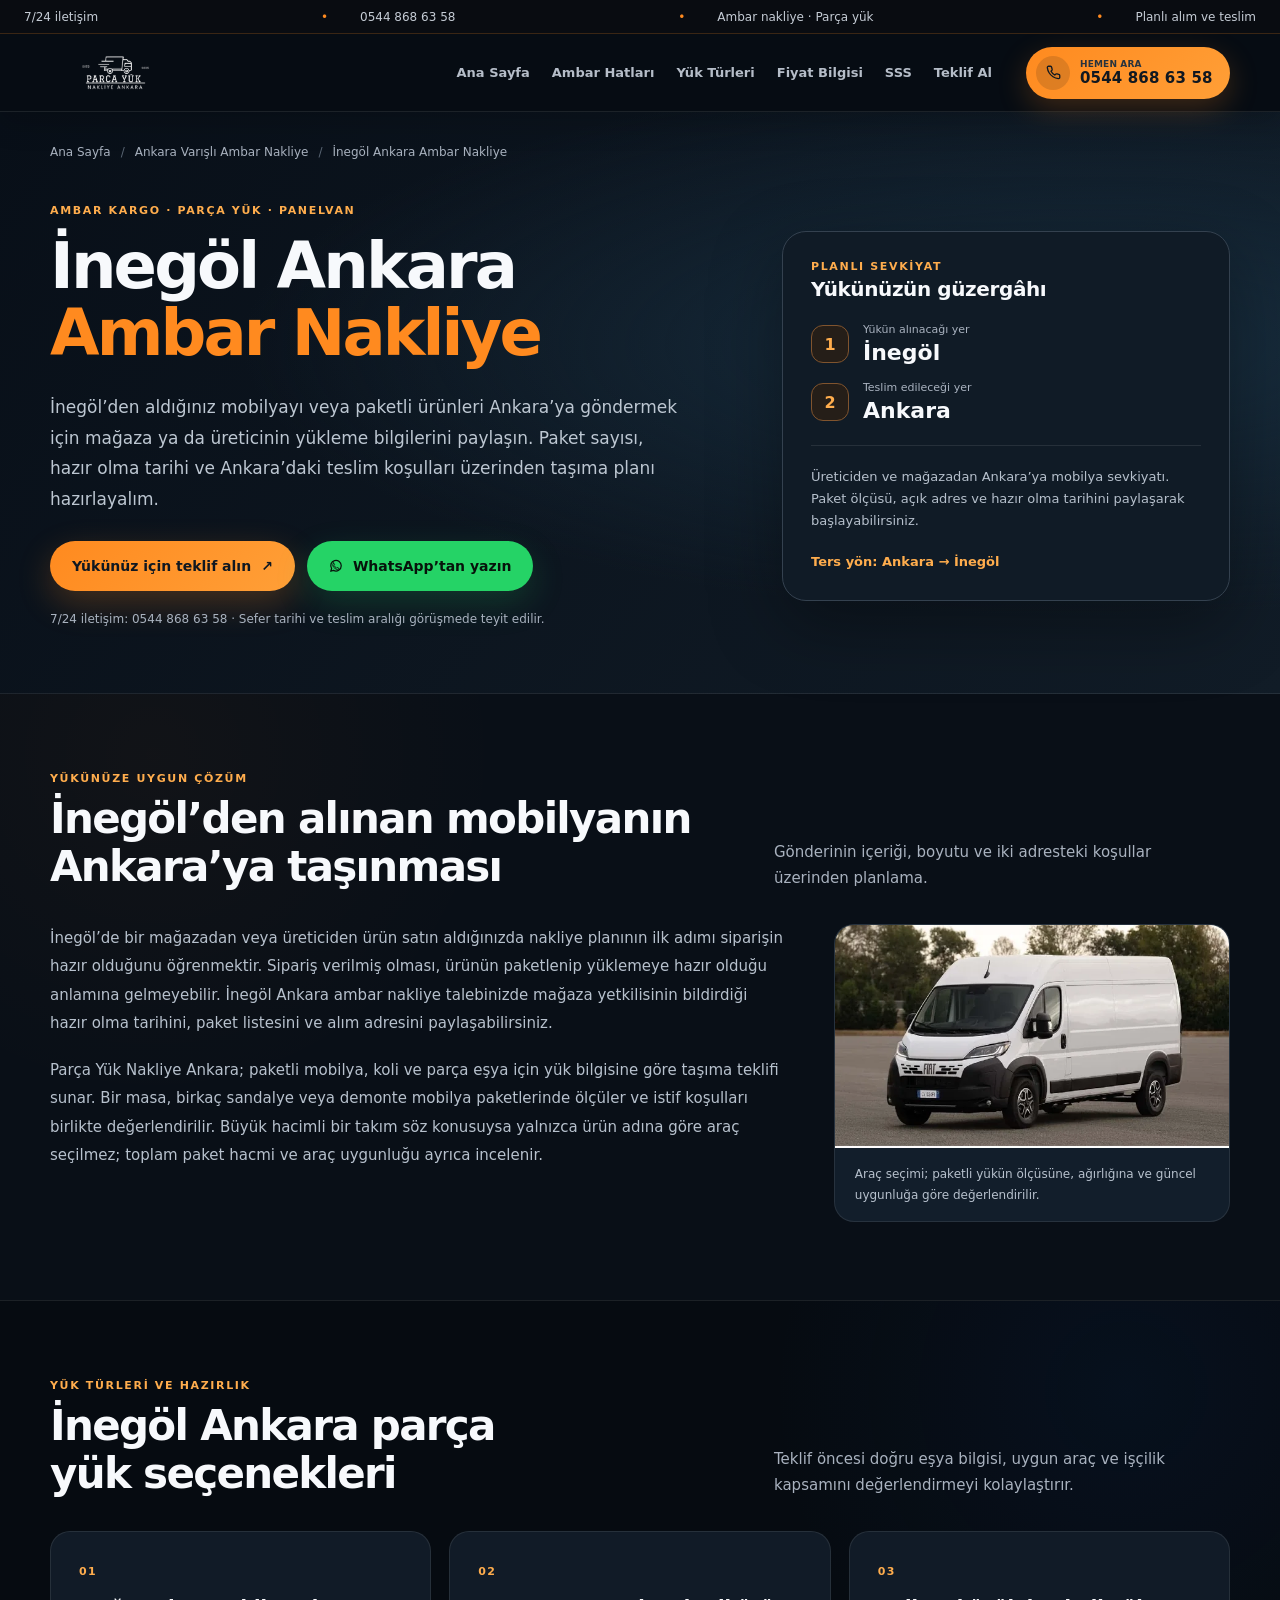
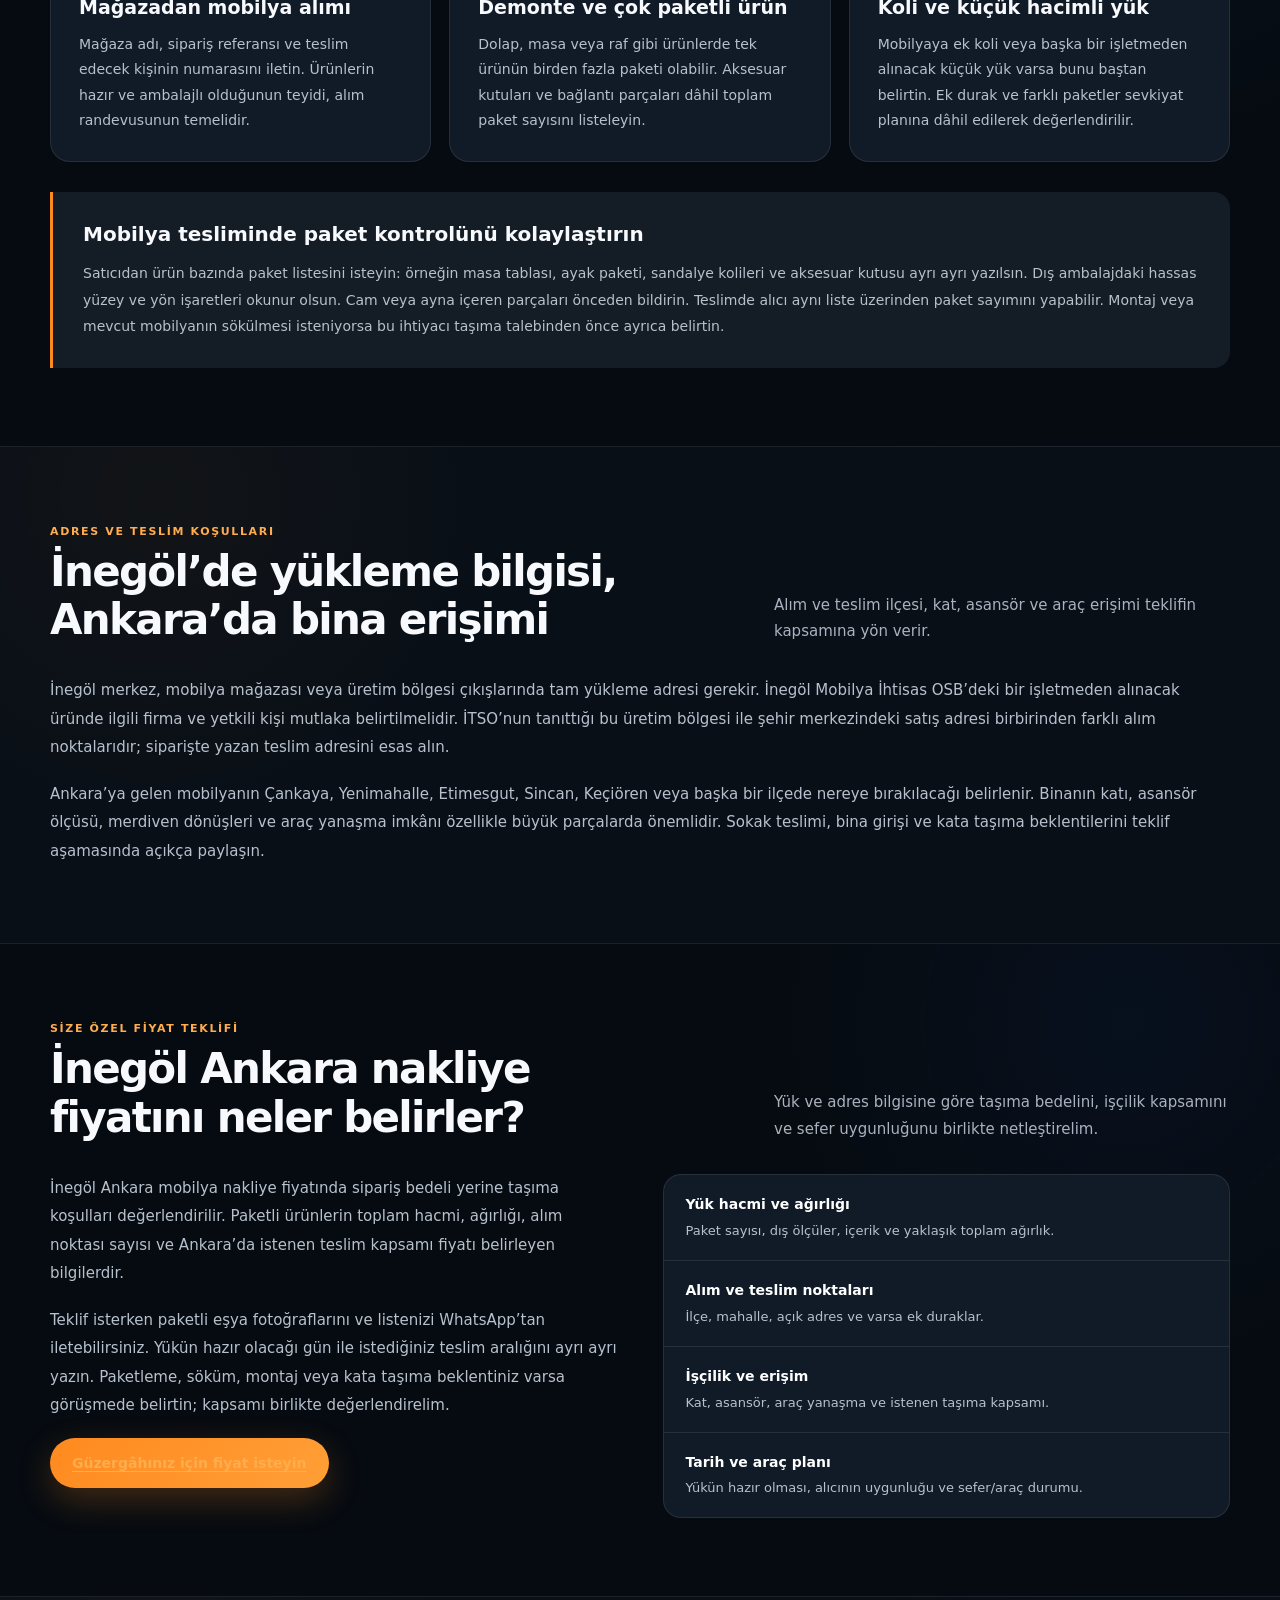
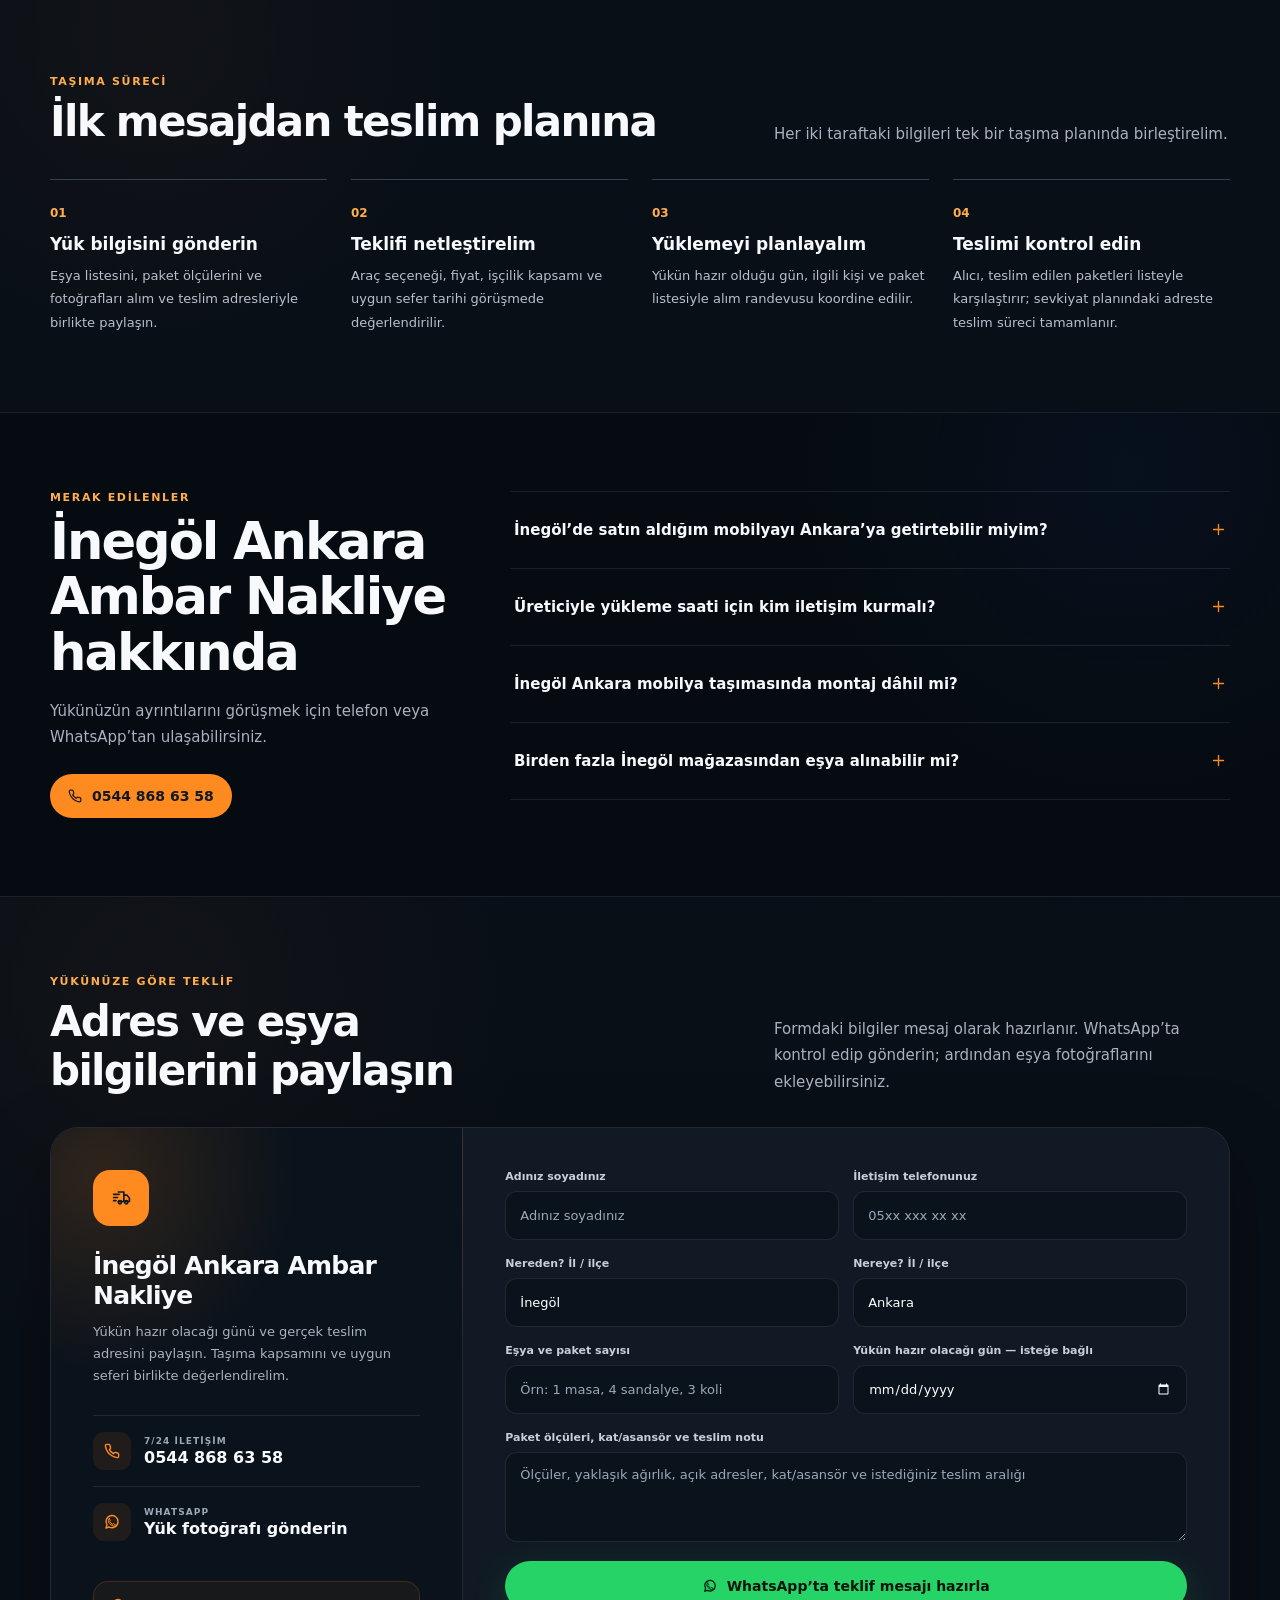
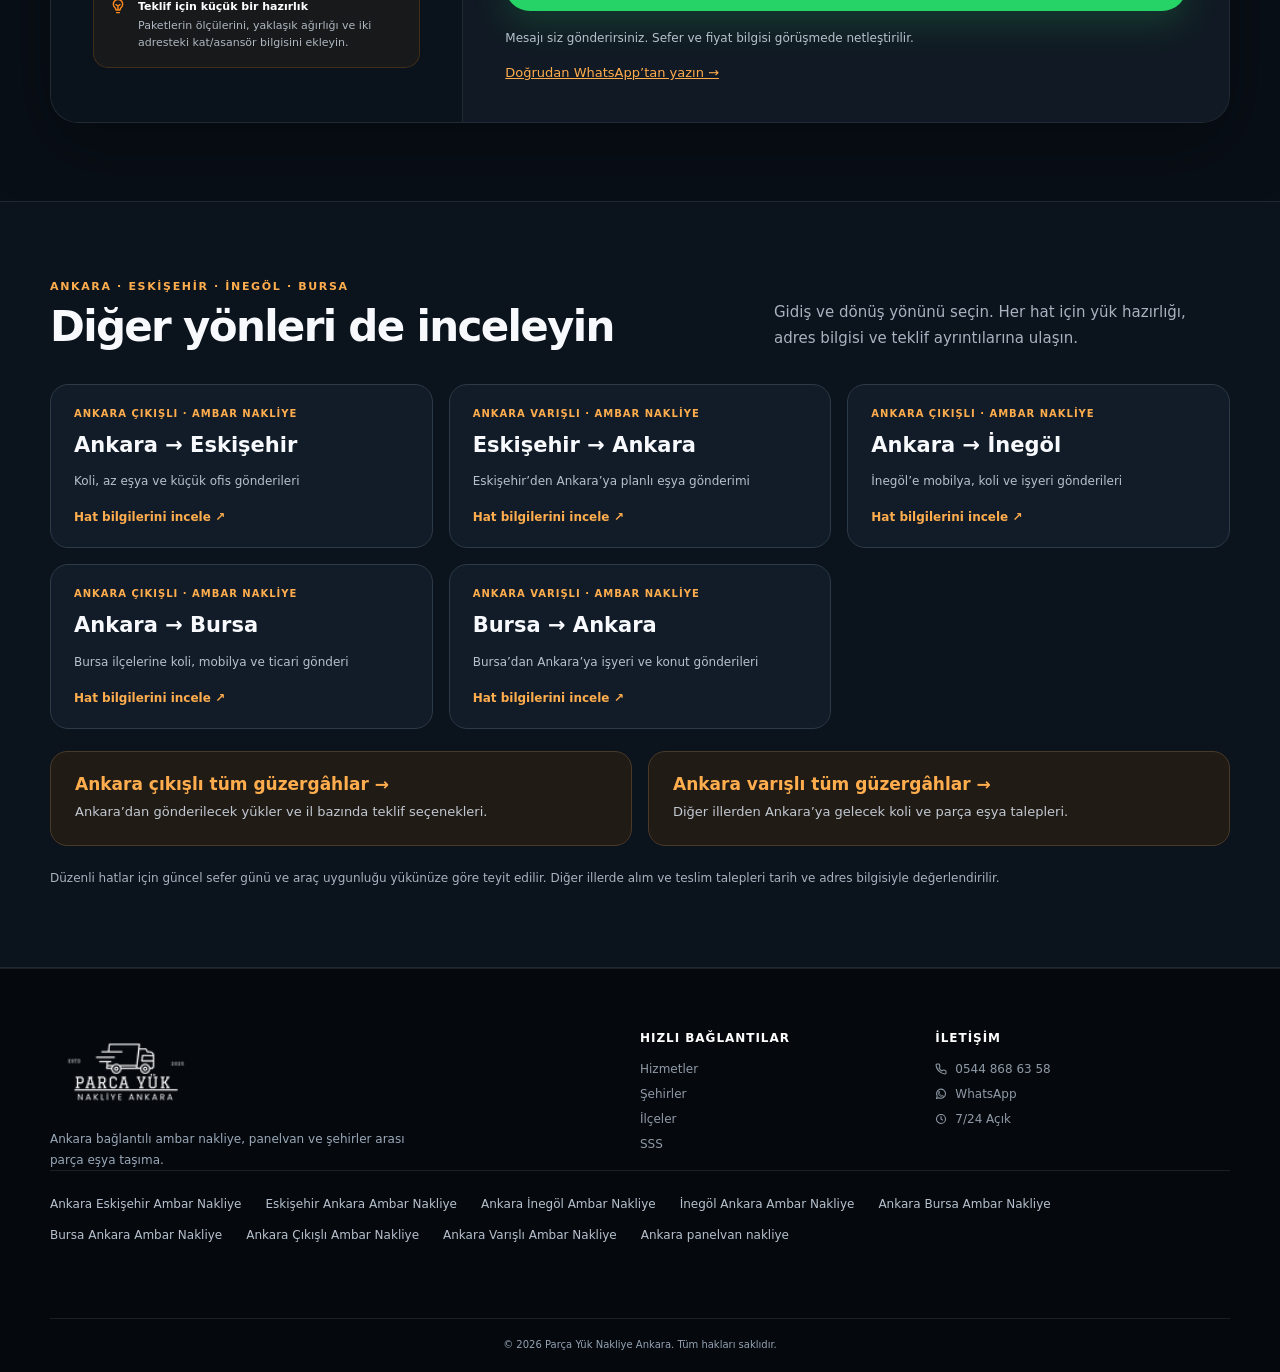
<file: inegol-ankara-ambar-nakliye.html>
<!doctype html>
<html lang="tr"><head>
  <meta charset="utf-8"><meta name="viewport" content="width=device-width, initial-scale=1">
  <title>İnegöl Ankara Ambar Nakliye | Mobilya ve Parça Yük</title>
  <meta name="description" content="İnegöl Ankara ambar nakliye ve mobilya taşıma. Mağaza veya üreticiden alınacak paketli ürününüz için ölçü, adres ve hazır olma tarihiyle teklif isteyin.">
  <meta name="robots" content="index,follow,max-image-preview:large,max-snippet:-1,max-video-preview:-1">
  <meta name="theme-color" content="#080f18"><link rel="canonical" href="https://parcayuknakliyeankara.com/inegol-ankara-ambar-nakliye.html">
  <meta property="og:type" content="website"><meta property="og:locale" content="tr_TR">
  <meta property="og:site_name" content="Parça Yük Nakliye Ankara"><meta property="og:title" content="İnegöl Ankara Ambar Nakliye | Mobilya ve Parça Yük">
  <meta property="og:description" content="İnegöl Ankara ambar nakliye ve mobilya taşıma. Mağaza veya üreticiden alınacak paketli ürününüz için ölçü, adres ve hazır olma tarihiyle teklif isteyin."><meta property="og:url" content="https://parcayuknakliyeankara.com/inegol-ankara-ambar-nakliye.html">
  <meta property="og:image" content="https://parcayuknakliyeankara.com/assets/img/optimized/panelvan-800.1cf2c7b042.webp">
  <meta property="og:image:alt" content="Şehirler arası parça eşya taşıması için panelvan araç">
  <meta name="twitter:card" content="summary_large_image"><meta name="twitter:title" content="İnegöl Ankara Ambar Nakliye | Mobilya ve Parça Yük">
  <meta name="twitter:description" content="İnegöl Ankara ambar nakliye ve mobilya taşıma. Mağaza veya üreticiden alınacak paketli ürününüz için ölçü, adres ve hazır olma tarihiyle teklif isteyin.">
  <meta name="twitter:image" content="https://parcayuknakliyeankara.com/assets/img/optimized/panelvan-800.1cf2c7b042.webp">
  <style id="critical-styles">:root{--ink:#f7f9fc;--muted:#a9b2bf;--bg:#090f17;--bg-deep:#060b11;--card:#111a25;--card-2:#0d151f;--line:rgba(255,255,255,0.09);--orange:#ff8a1f;--orange-2:#ffad4d;--green:#25d366;--blue:#0f3d84;--shadow:0 24px 70px rgba(0,0,0,0.34)}*{box-sizing:border-box}html{scroll-behavior:smooth;scroll-padding-top:94px}body{margin:0;background:var(--bg);color:var(--ink);font-family:Inter,ui-sans-serif,system-ui,-apple-system,BlinkMacSystemFont,"Segoe UI",sans-serif;-webkit-font-smoothing:antialiased}button,input,textarea{font:inherit}a{color:inherit;text-decoration:none}button,input,textarea{border:0}img{display:block;max-width:100%}.container{width:min(1180px,calc(100% - 40px));margin:0 auto}.top-ticker{position:relative;z-index:31;height:34px;overflow:hidden;border-bottom:1px solid rgba(255,138,31,0.2);background:#090c11;color:#c5ccd5;font-size:12px}.ticker-track{width:min(1440px,100%);height:100%;margin:0 auto;padding:0 24px;display:flex;align-items:center;justify-content:space-between;white-space:nowrap}.ticker-track span{display:flex;align-items:center;gap:8px}.ticker-track span + span::before{content:"•";margin-right:24px;color:var(--orange)}.ticker-track i{color:var(--orange)}.site-header{position:sticky;top:0;z-index:30;height:78px;border-bottom:1px solid var(--line);background:rgba(7,13,20,0.96);box-shadow:0 10px 30px rgba(0,0,0,0.18);backdrop-filter:blur(18px)}.nav-wrap{height:100%;display:flex;align-items:center;gap:24px}.brand{width:130px;height:54px;display:grid;place-items:center;flex:0 0 auto;padding:5px 9px;border-radius:13px;filter:brightness(0) invert(1)}.brand img{width:112px;max-height:43px;object-fit:contain}.main-nav{margin-left:auto;display:flex;align-items:center;gap:2px}.main-nav a{padding:12px 10px;border-radius:10px;color:#b5bdc8;font-size:13px;font-weight:700;transition:color 160ms ease,background 160ms ease}.main-nav a:hover,.main-nav a:focus-visible{color:white;background:rgba(255,255,255,0.06)}.header-call{min-width:204px;padding:9px 16px 9px 10px;display:flex;align-items:center;gap:10px;border-radius:999px;background:linear-gradient(135deg,var(--orange),#ff9f37);color:#101821;font-size:15px;font-weight:900;letter-spacing:0.01em;box-shadow:0 10px 30px rgba(255,138,31,0.22);transition:transform 160ms ease,box-shadow 160ms ease}.header-call:hover{transform:translateY(-2px);box-shadow:0 14px 36px rgba(255,138,31,0.3)}.header-call small{display:block;color:rgba(16,24,33,0.68);font-size:9px;font-weight:800;text-transform:uppercase}.call-icon{width:34px;height:34px;display:grid;place-items:center;flex:0 0 auto;border-radius:50%;background:rgba(6,11,17,0.13)}.menu-toggle{display:none;width:42px;height:42px;border:1px solid var(--line);border-radius:10px;background:transparent;color:white;cursor:pointer}.hero{position:relative;min-height:690px;display:grid;align-items:center;overflow:hidden;border-bottom:1px solid var(--line);background:#07101a}.hero-media,.hero-shade{position:absolute;inset:0}.hero-media{background-image:none;background-size:cover;background-position:center;transform:scale(1.015)}.hero-shade{z-index:1;background:linear-gradient(90deg,rgba(3,9,16,0.97) 0%,rgba(3,9,16,0.88) 38%,rgba(3,9,16,0.49) 70%,rgba(3,9,16,0.73) 100%),linear-gradient(0deg,rgba(3,9,16,0.82) 0%,transparent 38%)}.hero::after{content:"";position:absolute;inset:0;z-index:1;opacity:0.16;pointer-events:none;background-image:radial-gradient(rgba(255,255,255,0.25) 0.6px,transparent 0.6px);background-size:5px 5px}.hero-grid{position:relative;z-index:2;padding:88px 0 94px;display:grid;grid-template-columns:minmax(0,1.28fr) minmax(350px,0.72fr);gap:74px;align-items:center}.eyebrow,.kicker{color:var(--orange);font-size:12px;font-weight:900;letter-spacing:0.19em;text-transform:uppercase}.eyebrow{width:max-content;max-width:100%;padding:9px 13px;display:flex;align-items:center;gap:8px;border:1px solid rgba(255,138,31,0.35);border-radius:999px;background:rgba(255,138,31,0.07);box-shadow:inset 0 0 24px rgba(255,138,31,0.05)}.hero h1{max-width:710px;margin:22px 0 18px;font-size:clamp(48px,5.8vw,78px);line-height:0.99;letter-spacing:-0.055em;text-wrap:balance}.hero h1 span{color:var(--orange)}.hero-copy>p{max-width:650px;margin:0;color:#bcc5d0;font-size:18px;line-height:1.75}.hero-actions,.urgent-actions{margin-top:30px;display:flex;flex-wrap:wrap;gap:12px}.btn{min-height:50px;padding:0 22px;display:inline-flex;align-items:center;justify-content:center;gap:10px;border-radius:999px;font-size:14px;font-weight:900;cursor:pointer;transition:transform 160ms ease,box-shadow 160ms ease,filter 160ms ease}.btn:hover{transform:translateY(-2px);filter:brightness(1.05)}.btn-primary{background:linear-gradient(135deg,var(--orange),#ff9f37);color:#101821;box-shadow:0 12px 34px rgba(255,138,31,0.24)}.btn-whatsapp{background:var(--green);color:#07130b;box-shadow:0 12px 34px rgba(37,211,102,0.18)}.hero-pills{margin-top:28px;display:flex;flex-wrap:wrap;gap:8px}.hero-pills span{padding:8px 11px;display:inline-flex;align-items:center;gap:7px;border:1px solid var(--line);border-radius:999px;background:rgba(12,22,34,0.68);color:#d2d8df;font-size:11px;font-weight:700;backdrop-filter:blur(10px)}.hero-pills i{color:var(--orange)}.hero-call-card{padding:30px;border:1px solid rgba(255,255,255,0.12);border-radius:28px;background:linear-gradient(145deg,rgba(16,26,38,0.95),rgba(8,15,23,0.93));box-shadow:var(--shadow),inset 0 1px rgba(255,255,255,0.05);backdrop-filter:blur(15px)}.hero-call-card ul{margin:22px 0 24px;padding:0;display:grid;gap:13px;list-style:none;color:#c0c8d2;font-size:13px}.hero-call-card li{display:flex;align-items:center;gap:10px}.hero-call-card li i{color:var(--orange)}.btn.full{width:100%}@media (max-width:1120px){.container{width:min(100% - 32px,1040px)}.main-nav a{padding-inline:7px;font-size:12px}.header-call{min-width:174px;padding-right:12px;font-size:13px}.hero-grid{grid-template-columns:1.2fr 0.8fr;gap:42px}}@media (max-width:920px){.top-ticker{display:none}.site-header{height:70px}.brand{width:106px}.brand img{width:98px}.menu-toggle{margin-left:auto;display:grid;place-items:center}.main-nav{position:absolute;top:70px;left:0;right:0;max-height:0;margin:0;padding:0 16px;overflow:hidden;display:grid;gap:2px;border-bottom:1px solid transparent;background:rgba(7,13,20,0.98);opacity:0;transform:translateY(-8px);transition:max-height 220ms ease,opacity 180ms ease,transform 180ms ease,padding 180ms ease}.main-nav.open{max-height:530px;padding-block:13px 18px;border-color:var(--line);opacity:1;transform:translateY(0)}.main-nav a{padding:12px;font-size:13px}.header-call{min-width:auto;padding:7px}.header-call>span:last-child{display:none}.hero{min-height:auto}.hero-grid{padding-block:74px;grid-template-columns:1fr;gap:34px}.hero-copy{max-width:720px}.hero-call-card{max-width:560px}}@media (max-width:620px){html{scroll-padding-top:74px}body{padding-bottom:68px}.container{width:min(100% - 28px,560px)}.site-header{height:64px}.brand{height:46px}.main-nav{top:64px}.header-call{display:none}.hero-media{background-image:none;background-position:center 38%}.hero-shade{background:linear-gradient(180deg,rgba(3,9,16,0.82) 0%,rgba(3,9,16,0.75) 28%,rgba(3,9,16,0.92) 67%,rgba(3,9,16,0.98) 100%),linear-gradient(90deg,rgba(3,9,16,0.46),rgba(3,9,16,0.64))}.hero-grid{padding-block:58px 54px}.eyebrow{font-size:9px;letter-spacing:0.12em}.hero h1{margin-top:18px;font-size:clamp(41px,13vw,57px)}.hero-copy>p{font-size:15px;line-height:1.7}.hero-actions,.urgent-actions{display:grid;grid-template-columns:1fr}.btn{width:100%}.hero-pills{display:grid;grid-template-columns:repeat(2,1fr)}.hero-pills span{justify-content:center;font-size:10px}.hero-call-card{padding:22px;border-radius:22px}}@media (prefers-reduced-motion:reduce){html{scroll-behavior:auto}*,*::before,*::after{scroll-behavior:auto !important;transition-duration:0.01ms !important;animation-duration:0.01ms !important;animation-iteration-count:1 !important}}.skip-link{position:fixed;top:-100px;left:16px;z-index:100;padding:12px 18px;border-radius:10px;background:#ff8a1f;color:#080f18;font-weight:800}.skip-link:focus{top:12px}.route-eyebrow{display:block;color:#ffad4d;font-size:11px;font-weight:850;letter-spacing:.15em;text-transform:uppercase}.route-hero{padding:30px 0 64px;border-bottom:1px solid var(--line);background:radial-gradient(ellipse at 85% 40%,#172d3e 0,transparent 55%),linear-gradient(130deg,#080f18,#111c27)}.route-breadcrumb{margin:0 0 40px;color:#a9b2bf;font-size:12px;line-height:1.8}.route-breadcrumb ol{padding:0;margin:0;list-style:none;display:flex;flex-wrap:wrap;gap:6px 10px}.route-breadcrumb li + li::before{content:'/';margin-right:10px;color:#596573}.route-breadcrumb a:hover{color:white;text-decoration:underline}.route-hero-grid{display:grid;grid-template-columns:minmax(0,1.2fr) minmax(0,.8fr);gap:60px;align-items:center}.route-hero h1{margin:16px 0 24px;font-size:clamp(38px,5.1vw,64px);line-height:1.06;font-weight:900;letter-spacing:-.045em;text-wrap:balance}.route-hero h1 span{display:block;color:var(--orange)}.route-lead{margin:0;max-width:640px;color:#bdc7d2;font-size:17px;line-height:1.8}.route-actions{display:flex;gap:12px;flex-wrap:wrap;margin-top:26px}.route-contact-note{margin:18px 0 0;color:#a9b2bf;font-size:12px;line-height:1.7}.route-plan{padding:28px;border:1px solid #34414f;border-radius:24px;background:#101b26;box-shadow:var(--shadow)}.route-plan h2{margin:4px 0 22px;font-size:20px;letter-spacing:-.02em}.route-stops{display:grid;gap:16px;margin:0;padding:0;list-style:none}.route-stops li{display:flex;align-items:center;gap:14px}.route-stops li>span{display:grid;place-items:center;width:38px;height:38px;flex:0 0 38px;border:1px solid #80542e;border-radius:12px;background:#251e18;color:#ffad4d;font-weight:900}.route-stops small{display:block;margin-bottom:4px;color:#a9b2bf;font-size:11px}.route-stops strong{font-size:22px}.route-plan p{padding-top:20px;margin:22px 0 18px;border-top:1px solid var(--line);font-size:13px;line-height:1.7;color:#b6c0cc}.route-text-link{color:#ffad4d;font-weight:800;font-size:13px;line-height:1.6}.route-text-link:hover{text-decoration:underline}@media (max-width:920px){.route-hero-grid,.route-intro-grid,.route-price-grid{grid-template-columns:minmax(0,1fr);gap:30px}.route-hero h1{max-width:700px}.route-plan{max-width:100%}.route-stops{grid-template-columns:repeat(2,minmax(0,1fr))}}@media (max-width:620px){.route-hero{padding:22px 0 42px}.route-breadcrumb{margin-bottom:28px;font-size:11px}.route-hero h1{font-size:clamp(34px,9vw,48px)}.route-lead{font-size:15px}.route-actions{display:grid;grid-template-columns:minmax(0,1fr)}.route-plan{padding:22px;border-radius:19px}.route-stops{grid-template-columns:minmax(0,1fr)}}.skip-link{position:fixed;top:-120px;left:16px;z-index:100;padding:12px 18px;background:#ff8a1f;color:#080f18;border-radius:10px;font-weight:800}.skip-link:focus{top:12px}.header-call small{color:#27333e}@media(prefers-reduced-motion:reduce){html{scroll-behavior:auto}*,*::before,*::after{transition:none!important;animation:none!important}}:where(i[class*="fa-"]){display:inline-flex;align-items:center;justify-content:center;width:1em;height:1em;line-height:1;vertical-align:-.125em;font-style:normal;flex-shrink:0}:where(i[class*="fa-"])::before{content:"";display:block;width:1em;height:1em;flex-shrink:0;background-color:currentColor;-webkit-mask:var(--site-icon) center/contain no-repeat;mask:var(--site-icon) center/contain no-repeat}.fa-bars{--site-icon:url("data:image/svg+xml,%3Csvg%20xmlns%3D%22http%3A%2F%2Fwww.w3.org%2F2000%2Fsvg%22%20viewBox%3D%220%200%2024%2024%22%20fill%3D%22none%22%20stroke%3D%22black%22%20stroke-width%3D%222.1%22%20stroke-linecap%3D%22round%22%20stroke-linejoin%3D%22round%22%3E%3Cpath%20d%3D%22M4%206h16M4%2012h16M4%2018h16%22%2F%3E%3C%2Fsvg%3E")}.fa-chevron-down{--site-icon:url("data:image/svg+xml,%3Csvg%20xmlns%3D%22http%3A%2F%2Fwww.w3.org%2F2000%2Fsvg%22%20viewBox%3D%220%200%2024%2024%22%20fill%3D%22none%22%20stroke%3D%22black%22%20stroke-width%3D%222.1%22%20stroke-linecap%3D%22round%22%20stroke-linejoin%3D%22round%22%3E%3Cpath%20d%3D%22m6%209%206%206%206-6%22%2F%3E%3C%2Fsvg%3E")}.fa-chevron-up{--site-icon:url("data:image/svg+xml,%3Csvg%20xmlns%3D%22http%3A%2F%2Fwww.w3.org%2F2000%2Fsvg%22%20viewBox%3D%220%200%2024%2024%22%20fill%3D%22none%22%20stroke%3D%22black%22%20stroke-width%3D%222.1%22%20stroke-linecap%3D%22round%22%20stroke-linejoin%3D%22round%22%3E%3Cpath%20d%3D%22m6%2015%206-6%206%206%22%2F%3E%3C%2Fsvg%3E")}.fa-clock{--site-icon:url("data:image/svg+xml,%3Csvg%20xmlns%3D%22http%3A%2F%2Fwww.w3.org%2F2000%2Fsvg%22%20viewBox%3D%220%200%2024%2024%22%20fill%3D%22none%22%20stroke%3D%22black%22%20stroke-width%3D%222.1%22%20stroke-linecap%3D%22round%22%20stroke-linejoin%3D%22round%22%3E%3Ccircle%20cx%3D%2212%22%20cy%3D%2212%22%20r%3D%229%22%2F%3E%3Cpath%20d%3D%22M12%207v5l3%202%22%2F%3E%3C%2Fsvg%3E")}.fa-lightbulb{--site-icon:url("data:image/svg+xml,%3Csvg%20xmlns%3D%22http%3A%2F%2Fwww.w3.org%2F2000%2Fsvg%22%20viewBox%3D%220%200%2024%2024%22%20fill%3D%22none%22%20stroke%3D%22black%22%20stroke-width%3D%222.1%22%20stroke-linecap%3D%22round%22%20stroke-linejoin%3D%22round%22%3E%3Cpath%20d%3D%22M9%2018h6m-5%204h4M8%2015a7%207%200%201%201%208%200l-1%203H9l-1-3zM12%2018v-6m-3-2%203%202%203-2%22%2F%3E%3C%2Fsvg%3E")}.fa-phone{--site-icon:url("data:image/svg+xml,%3Csvg%20xmlns%3D%22http%3A%2F%2Fwww.w3.org%2F2000%2Fsvg%22%20viewBox%3D%220%200%2024%2024%22%20fill%3D%22none%22%20stroke%3D%22black%22%20stroke-width%3D%222.1%22%20stroke-linecap%3D%22round%22%20stroke-linejoin%3D%22round%22%3E%3Cpath%20d%3D%22M22%2016.9v3a2%202%200%200%201-2.2%202%2019.8%2019.8%200%200%201-8.6-3.1%2019.5%2019.5%200%200%201-6-6A19.8%2019.8%200%200%201%202.1%204.2%202%202%200%200%201%204.1%202h3a2%202%200%200%201%202%201.7c.1%201%20.4%202%20.7%202.9a2%202%200%200%201-.5%202.1L8%2010a16%2016%200%200%200%206%206l1.3-1.3a2%202%200%200%201%202.1-.5c.9.3%201.9.6%202.9.7a2%202%200%200%201%201.7%202z%22%2F%3E%3C%2Fsvg%3E")}.fa-plus{--site-icon:url("data:image/svg+xml,%3Csvg%20xmlns%3D%22http%3A%2F%2Fwww.w3.org%2F2000%2Fsvg%22%20viewBox%3D%220%200%2024%2024%22%20fill%3D%22none%22%20stroke%3D%22black%22%20stroke-width%3D%222.1%22%20stroke-linecap%3D%22round%22%20stroke-linejoin%3D%22round%22%3E%3Cpath%20d%3D%22M12%204v16M4%2012h16%22%2F%3E%3C%2Fsvg%3E")}.fa-truck-fast{--site-icon:url("data:image/svg+xml,%3Csvg%20xmlns%3D%22http%3A%2F%2Fwww.w3.org%2F2000%2Fsvg%22%20viewBox%3D%220%200%2024%2024%22%20fill%3D%22none%22%20stroke%3D%22black%22%20stroke-width%3D%222.1%22%20stroke-linecap%3D%22round%22%20stroke-linejoin%3D%22round%22%3E%3Cpath%20d%3D%22M8%205h7v12H8m7-8h4l3%204v4h-7M2%208h7M2%2012h5M2%2016h3%22%2F%3E%3Ccircle%20cx%3D%2210%22%20cy%3D%2218%22%20r%3D%222%22%2F%3E%3Ccircle%20cx%3D%2218%22%20cy%3D%2218%22%20r%3D%222%22%2F%3E%3C%2Fsvg%3E")}.fa-whatsapp{--site-icon:url("data:image/svg+xml,%3Csvg%20xmlns%3D%22http%3A%2F%2Fwww.w3.org%2F2000%2Fsvg%22%20viewBox%3D%220%200%2024%2024%22%20fill%3D%22none%22%20stroke%3D%22black%22%20stroke-width%3D%222.1%22%20stroke-linecap%3D%22round%22%20stroke-linejoin%3D%22round%22%3E%3Cpath%20d%3D%22M21%2011.5a9%209%200%200%201-13.3%208L3%2021l1.5-4.7A9%209%200%201%201%2021%2011.5z%22%2F%3E%3Cpath%20d%3D%22m8%207%201.5%203-1%201c1.1%202%202.5%203.4%204.5%204.5l1-1%203%201.5c0%202-2%202.5-3.5%202C9%2016%206%2013%206.5%209.5%206.5%208%207%207%208%207z%22%20stroke-width%3D%221.5%22%2F%3E%3C%2Fsvg%3E")}.fa-xmark{--site-icon:url("data:image/svg+xml,%3Csvg%20xmlns%3D%22http%3A%2F%2Fwww.w3.org%2F2000%2Fsvg%22%20viewBox%3D%220%200%2024%2024%22%20fill%3D%22none%22%20stroke%3D%22black%22%20stroke-width%3D%222.1%22%20stroke-linecap%3D%22round%22%20stroke-linejoin%3D%22round%22%3E%3Cpath%20d%3D%22m6%206%2012%2012M18%206%206%2018%22%2F%3E%3C%2Fsvg%3E")}</style><link rel="preload" href="assets/css/app.d99d6fbcf3.css" as="style" onload="this.onload=null;this.rel='stylesheet'"><noscript><link rel="stylesheet" href="assets/css/app.d99d6fbcf3.css"></noscript><script type="application/ld+json">{"@context":"https://schema.org","@graph":[{"@type":"WebSite","@id":"https://parcayuknakliyeankara.com/#website","url":"https://parcayuknakliyeankara.com/","name":"Parça Yük Nakliye Ankara","inLanguage":"tr-TR"},{"@type":"MovingCompany","@id":"https://parcayuknakliyeankara.com/#business","name":"Parça Yük Nakliye Ankara","url":"https://parcayuknakliyeankara.com/","telephone":"+905448686358","logo":"https://parcayuknakliyeankara.com/assets/img/logof.png","image":"https://parcayuknakliyeankara.com/assets/img/optimized/panelvan-800.1cf2c7b042.webp","address":{"@type":"PostalAddress","addressLocality":"Ankara","addressCountry":"TR"},"areaServed":{"@type":"Country","name":"Türkiye"},"openingHours":"Mo-Su 00:00-23:59"},{"@type":"Service","@id":"https://parcayuknakliyeankara.com/inegol-ankara-ambar-nakliye.html#service","name":"İnegöl Ankara Ambar Nakliye","serviceType":"Ambar nakliye ve parça yük taşıma","description":"İnegöl Ankara ambar nakliye ve mobilya taşıma. Mağaza veya üreticiden alınacak paketli ürününüz için ölçü, adres ve hazır olma tarihiyle teklif isteyin.","url":"https://parcayuknakliyeankara.com/inegol-ankara-ambar-nakliye.html","provider":{"@id":"https://parcayuknakliyeankara.com/#business"},"areaServed":[{"@type":"AdministrativeArea","name":"İnegöl"},{"@type":"City","name":"Ankara"}]},{"@type":"WebPage","@id":"https://parcayuknakliyeankara.com/inegol-ankara-ambar-nakliye.html#webpage","url":"https://parcayuknakliyeankara.com/inegol-ankara-ambar-nakliye.html","name":"İnegöl Ankara Ambar Nakliye | Mobilya ve Parça Yük","description":"İnegöl Ankara ambar nakliye ve mobilya taşıma. Mağaza veya üreticiden alınacak paketli ürününüz için ölçü, adres ve hazır olma tarihiyle teklif isteyin.","inLanguage":"tr-TR","isPartOf":{"@id":"https://parcayuknakliyeankara.com/#website"},"about":{"@id":"https://parcayuknakliyeankara.com/inegol-ankara-ambar-nakliye.html#service"},"breadcrumb":{"@id":"https://parcayuknakliyeankara.com/inegol-ankara-ambar-nakliye.html#breadcrumb"},"dateModified":"2026-10-16","primaryImageOfPage":{"@type":"ImageObject","url":"https://parcayuknakliyeankara.com/assets/img/optimized/panelvan-800.1cf2c7b042.webp"}},{"@type":"BreadcrumbList","@id":"https://parcayuknakliyeankara.com/inegol-ankara-ambar-nakliye.html#breadcrumb","itemListElement":[{"@type":"ListItem","position":1,"name":"Ana Sayfa","item":"https://parcayuknakliyeankara.com/"},{"@type":"ListItem","position":2,"name":"Ankara Varışlı Ambar Nakliye","item":"https://parcayuknakliyeankara.com/ankara-varisli-ambar-nakliye.html"},{"@type":"ListItem","position":3,"name":"İnegöl Ankara Ambar Nakliye","item":"https://parcayuknakliyeankara.com/inegol-ankara-ambar-nakliye.html"}]}]}</script>
<script>
(function(){
  var started=false,timer;
  window.dataLayer=window.dataLayer||[];
  window.gtag=window.gtag||function(){window.dataLayer.push(arguments);};
  window.gtag('js',new Date());
  window.gtag('config','AW-17874354293');
  function load(){
    if(started)return;
    started=true;window.clearTimeout(timer);
    var s=document.createElement('script');s.async=true;s.fetchPriority='low';
    s.src='https://www.googletagmanager.com/gtag/js?id=AW-17874354293';
    document.head.appendChild(s);
    ['pointerdown','keydown','touchstart'].forEach(function(type){window.removeEventListener(type,load);});
  }
  window.ensureGoogleTag=load;
  ['pointerdown','keydown','touchstart'].forEach(function(type){window.addEventListener(type,load,{once:true,passive:true});});
  timer=window.setTimeout(load,2000);
  function idle(){if(window.requestIdleCallback)window.requestIdleCallback(load,{timeout:1000});else window.setTimeout(load,0);}
  function paint(){if(window.requestAnimationFrame)window.requestAnimationFrame(function(){window.requestAnimationFrame(idle);});else idle();}
  if(document.readyState==='loading')document.addEventListener('DOMContentLoaded',paint,{once:true});else paint();
})();
</script><link rel="icon" href="favicon.ico" type="image/x-icon" sizes="16x16 32x32 48x48 64x64"><link rel="icon" href="favicon-96x96.png" type="image/png" sizes="96x96"><link rel="apple-touch-icon" href="apple-touch-icon.png" type="image/png" sizes="180x180"><link rel="manifest" href="site.webmanifest" type="application/manifest+json"></head><body class="route-page"><a class="skip-link" href="#icerik" title="İçeriğe geç">İçeriğe geç</a><div class="top-ticker" aria-label="Hizmet bilgileri"><div class="ticker-track"><span>7/24 iletişim</span><span>0544 868 63 58</span><span>Ambar nakliye · Parça yük</span><span>Planlı alım ve teslim</span></div></div><header class="site-header">
      <div class="container nav-wrap"><a class="brand" href="index.html" aria-label="Parça Yük Nakliye Ankara ana sayfa" title="Parça Yük Nakliye Ankara | Panelvan Araç ile Eşya Taşıma"><img src="assets/img/optimized/brand-logo-256.827dabd50d.webp" alt="Parça Yük Nakliye Ankara" width="256" height="128" loading="eager" fetchpriority="auto" decoding="async" srcset="assets/img/optimized/brand-logo-128.70cbc92bc9.webp 128w, assets/img/optimized/brand-logo-256.827dabd50d.webp 256w" sizes="(max-width: 920px) 98px, 112px"></a><button id="menuToggle" class="menu-toggle" type="button" aria-label="Menüyü aç veya kapat" aria-expanded="false" aria-controls="mainNav"><i class="fa-solid fa-bars" aria-hidden="true"></i></button>
        <nav id="mainNav" class="main-nav" aria-label="Ana menü">
        <a href="index.html" title="Parça Yük Nakliye Ankara | Panelvan Araç ile Eşya Taşıma">Ana Sayfa</a><a href="#ambar-hatlari" title="Ambar Hatları">Ambar Hatları</a>
        <a href="#yukler" title="Yük Türleri">Yük Türleri</a><a href="#fiyat" title="Fiyat Bilgisi">Fiyat Bilgisi</a>
        <a href="#faq" title="SSS">SSS</a><a href="#teklif" title="Teklif Al">Teklif Al</a></nav><a class="header-call" href="tel:05448686358" title="0544 868 63 58 numarasını arayın"><span class="call-icon"><i class="fa-solid fa-phone" aria-hidden="true"></i></span><span><small>Hemen Ara</small>0544 868 63
            58</span></a>
      </div>
    </header><main id="icerik" tabindex="-1"><section class="route-hero"><div class="container">
      <nav class="route-breadcrumb" aria-label="Sayfa yolu"><ol><li><a href="index.html" title="Parça Yük Nakliye Ankara | Panelvan Araç ile Eşya Taşıma">Ana Sayfa</a></li><li><a href="ankara-varisli-ambar-nakliye.html" title="Ankara Varışlı Ambar Nakliye | Ankara’ya Parça Yük">Ankara Varışlı Ambar Nakliye</a></li><li aria-current="page">İnegöl Ankara Ambar Nakliye</li></ol></nav>
      <div class="route-hero-grid"><div><span class="route-eyebrow">Ambar kargo · Parça yük · Panelvan</span>
      <h1>İnegöl Ankara<span>Ambar Nakliye</span></h1><p class="route-lead">İnegöl’den aldığınız mobilyayı veya paketli ürünleri Ankara’ya göndermek için mağaza ya da üreticinin yükleme bilgilerini paylaşın. Paket sayısı, hazır olma tarihi ve Ankara’daki teslim koşulları üzerinden taşıma planı hazırlayalım.</p>
      <div class="route-actions"><a class="btn btn-primary" href="#teklif" title="Yükünüz için teklif alın ↗">Yükünüz için teklif alın <span aria-hidden="true">↗</span></a>
      <a class="btn btn-whatsapp" href="https://wa.me/905448686358?text=Merhaba%2C%20Par%C3%A7a%20Y%C3%BCk%20Nakliye%20Ankara%20i%C3%A7in%20ta%C5%9F%C4%B1ma%20teklifi%20istiyorum.%0A%0ANereden%3A%20%C4%B0neg%C3%B6l%0ANereye%3A%20Ankara%0AY%C3%BCk%20%2F%20paket%20adedi%3A%0APaket%20%C3%B6l%C3%A7%C3%BCleri%20%2F%20yakla%C5%9F%C4%B1k%20a%C4%9F%C4%B1rl%C4%B1k%3A%0AY%C3%BCk%C3%BCn%20haz%C4%B1r%20oldu%C4%9Fu%20tarih%3A%0AKat%20%2F%20asans%C3%B6r%3A%0A" target="_blank" rel="nofollow noopener noreferrer" title="İnegöl → Ankara için WhatsApp teklifi"><i class="fa-brands fa-whatsapp" aria-hidden="true"></i> WhatsApp’tan yazın</a></div>
      <p class="route-contact-note">7/24 iletişim: <a href="tel:+905448686358" title="0544 868 63 58 numarasını arayın">0544 868 63 58</a> · Sefer tarihi ve teslim aralığı görüşmede teyit edilir.</p></div>
      <aside class="route-plan" aria-label="Taşıma yönü"><span class="route-eyebrow">Planlı sevkiyat</span><h2>Yükünüzün güzergâhı</h2>
      <ol class="route-stops"><li><span aria-hidden="true">1</span><div><small>Yükün alınacağı yer</small><strong>İnegöl</strong></div></li>
      <li><span aria-hidden="true">2</span><div><small>Teslim edileceği yer</small><strong>Ankara</strong></div></li></ol>
      <p>Üreticiden ve mağazadan Ankara’ya mobilya sevkiyatı. Paket ölçüsü, açık adres ve hazır olma tarihini paylaşarak başlayabilirsiniz.</p>
      <a class="route-text-link" href="ankara-inegol-ambar-nakliye.html" title="Ankara İnegöl Ambar Nakliye | Koli ve Mobilya Taşıma">Ters yön: Ankara → İnegöl</a></aside></div></div></section><section class="section section-dark" aria-labelledby="introTitle"><div class="container">
      <div class="section-heading"><div><span class="route-eyebrow">Yükünüze uygun çözüm</span><h2 id="introTitle">İnegöl’den alınan mobilyanın Ankara’ya taşınması</h2></div>
      <p>Gönderinin içeriği, boyutu ve iki adresteki koşullar üzerinden planlama.</p></div>
      <div class="route-intro-grid"><div class="route-prose"><p>İnegöl’de bir mağazadan veya üreticiden ürün satın aldığınızda nakliye planının ilk adımı siparişin hazır olduğunu öğrenmektir. Sipariş verilmiş olması, ürünün paketlenip yüklemeye hazır olduğu anlamına gelmeyebilir. İnegöl Ankara ambar nakliye talebinizde mağaza yetkilisinin bildirdiği hazır olma tarihini, paket listesini ve alım adresini paylaşabilirsiniz.</p><p>Parça Yük Nakliye Ankara; paketli mobilya, koli ve parça eşya için yük bilgisine göre taşıma teklifi sunar. Bir masa, birkaç sandalye veya demonte mobilya paketlerinde ölçüler ve istif koşulları birlikte değerlendirilir. Büyük hacimli bir takım söz konusuysa yalnızca ürün adına göre araç seçilmez; toplam paket hacmi ve araç uygunluğu ayrıca incelenir.</p></div>
      <figure class="route-photo"><img src="assets/img/optimized/panelvan-640.7cc16808ba.webp" alt="Şehirler arası parça eşya taşıması için panelvan araç" width="640" height="363" loading="lazy" decoding="async" srcset="assets/img/optimized/panelvan-360.cb55ec29d7.webp 360w, assets/img/optimized/panelvan-640.7cc16808ba.webp 640w, assets/img/optimized/panelvan-800.1cf2c7b042.webp 800w" sizes="(max-width: 620px) calc(100vw - 28px), 520px" fetchpriority="low">
      <figcaption>Araç seçimi; paketli yükün ölçüsüne, ağırlığına ve güncel uygunluğa göre değerlendirilir.</figcaption></figure></div></div></section><section id="yukler" class="section section-deep" aria-labelledby="loadsTitle"><div class="container">
      <div class="section-heading"><div><span class="route-eyebrow">Yük türleri ve hazırlık</span><h2 id="loadsTitle">İnegöl Ankara parça yük seçenekleri</h2></div>
      <p>Teklif öncesi doğru eşya bilgisi, uygun araç ve işçilik kapsamını değerlendirmeyi kolaylaştırır.</p></div>
      <div class="route-card-grid"><article class="route-info-card"><span>01</span><h3>Mağazadan mobilya alımı</h3><p>Mağaza adı, sipariş referansı ve teslim edecek kişinin numarasını iletin. Ürünlerin hazır ve ambalajlı olduğunun teyidi, alım randevusunun temelidir.</p></article><article class="route-info-card"><span>02</span><h3>Demonte ve çok paketli ürün</h3><p>Dolap, masa veya raf gibi ürünlerde tek ürünün birden fazla paketi olabilir. Aksesuar kutuları ve bağlantı parçaları dâhil toplam paket sayısını listeleyin.</p></article><article class="route-info-card"><span>03</span><h3>Koli ve küçük hacimli yük</h3><p>Mobilyaya ek koli veya başka bir işletmeden alınacak küçük yük varsa bunu baştan belirtin. Ek durak ve farklı paketler sevkiyat planına dâhil edilerek değerlendirilir.</p></article></div><div class="route-note"><h3>Mobilya tesliminde paket kontrolünü kolaylaştırın</h3><p>Satıcıdan ürün bazında paket listesini isteyin: örneğin masa tablası, ayak paketi, sandalye kolileri ve aksesuar kutusu ayrı ayrı yazılsın. Dış ambalajdaki hassas yüzey ve yön işaretleri okunur olsun. Cam veya ayna içeren parçaları önceden bildirin. Teslimde alıcı aynı liste üzerinden paket sayımını yapabilir. Montaj veya mevcut mobilyanın sökülmesi isteniyorsa bu ihtiyacı taşıma talebinden önce ayrıca belirtin.</p></div>
      </div></section><section class="section section-dark" aria-labelledby="localTitle"><div class="container">
      <div class="section-heading"><div><span class="route-eyebrow">Adres ve teslim koşulları</span><h2 id="localTitle">İnegöl’de yükleme bilgisi, Ankara’da bina erişimi</h2></div>
      <p>Alım ve teslim ilçesi, kat, asansör ve araç erişimi teklifin kapsamına yön verir.</p></div>
      <div class="route-prose"><p>İnegöl merkez, mobilya mağazası veya üretim bölgesi çıkışlarında tam yükleme adresi gerekir. İnegöl Mobilya İhtisas OSB’deki bir işletmeden alınacak üründe ilgili firma ve yetkili kişi mutlaka belirtilmelidir. İTSO’nun tanıttığı bu üretim bölgesi ile şehir merkezindeki satış adresi birbirinden farklı alım noktalarıdır; siparişte yazan teslim adresini esas alın.</p><p>Ankara’ya gelen mobilyanın Çankaya, Yenimahalle, Etimesgut, Sincan, Keçiören veya başka bir ilçede nereye bırakılacağı belirlenir. Binanın katı, asansör ölçüsü, merdiven dönüşleri ve araç yanaşma imkânı özellikle büyük parçalarda önemlidir. Sokak teslimi, bina girişi ve kata taşıma beklentilerini teklif aşamasında açıkça paylaşın.</p></div></div></section><section id="fiyat" class="section section-deep" aria-labelledby="priceTitle"><div class="container">
      <div class="section-heading"><div><span class="route-eyebrow">Size özel fiyat teklifi</span><h2 id="priceTitle">İnegöl Ankara nakliye fiyatını neler belirler?</h2></div>
      <p>Yük ve adres bilgisine göre taşıma bedelini, işçilik kapsamını ve sefer uygunluğunu birlikte netleştirelim.</p></div>
      <div class="route-price-grid"><div class="route-prose"><p>İnegöl Ankara mobilya nakliye fiyatında sipariş bedeli yerine taşıma koşulları değerlendirilir. Paketli ürünlerin toplam hacmi, ağırlığı, alım noktası sayısı ve Ankara’da istenen teslim kapsamı fiyatı belirleyen bilgilerdir.</p>
      <p>Teklif isterken paketli eşya fotoğraflarını ve listenizi WhatsApp’tan iletebilirsiniz. Yükün hazır olacağı gün ile istediğiniz teslim aralığını ayrı ayrı yazın. Paketleme, söküm, montaj veya kata taşıma beklentiniz varsa görüşmede belirtin; kapsamı birlikte değerlendirelim.</p>
      <a class="btn btn-primary" href="#teklif" title="Güzergâhınız için fiyat isteyin">Güzergâhınız için fiyat isteyin</a></div>
      <ul class="route-checklist"><li><strong>Yük hacmi ve ağırlığı</strong>Paket sayısı, dış ölçüler, içerik ve yaklaşık toplam ağırlık.</li>
      <li><strong>Alım ve teslim noktaları</strong>İlçe, mahalle, açık adres ve varsa ek duraklar.</li>
      <li><strong>İşçilik ve erişim</strong>Kat, asansör, araç yanaşma ve istenen taşıma kapsamı.</li>
      <li><strong>Tarih ve araç planı</strong>Yükün hazır olması, alıcının uygunluğu ve sefer/araç durumu.</li></ul></div></div></section><section class="section section-dark" aria-labelledby="processTitle"><div class="container"><div class="section-heading">
      <div><span class="route-eyebrow">Taşıma süreci</span><h2 id="processTitle">İlk mesajdan teslim planına</h2></div><p>Her iki taraftaki bilgileri tek bir taşıma planında birleştirelim.</p></div>
      <ol class="route-process"><li><span>01</span><h3>Yük bilgisini gönderin</h3><p>Eşya listesini, paket ölçülerini ve fotoğrafları alım ve teslim adresleriyle birlikte paylaşın.</p></li><li><span>02</span><h3>Teklifi netleştirelim</h3><p>Araç seçeneği, fiyat, işçilik kapsamı ve uygun sefer tarihi görüşmede değerlendirilir.</p></li><li><span>03</span><h3>Yüklemeyi planlayalım</h3><p>Yükün hazır olduğu gün, ilgili kişi ve paket listesiyle alım randevusu koordine edilir.</p></li><li><span>04</span><h3>Teslimi kontrol edin</h3><p>Alıcı, teslim edilen paketleri listeyle karşılaştırır; sevkiyat planındaki adreste teslim süreci tamamlanır.</p></li></ol></div></section><section id="faq" class="section section-deep faq-section" aria-labelledby="faqTitle"><div class="container faq-layout">
      <div class="faq-intro"><span class="route-eyebrow">Merak edilenler</span><h2 id="faqTitle">İnegöl Ankara Ambar Nakliye hakkında</h2>
      <p>Yükünüzün ayrıntılarını görüşmek için telefon veya WhatsApp’tan ulaşabilirsiniz.</p>
      <a href="tel:+905448686358" title="0544 868 63 58 numarasını arayın"><i class="fa-solid fa-phone" aria-hidden="true"></i> 0544 868 63 58</a></div><div class="faq-list"><details><summary>İnegöl’de satın aldığım mobilyayı Ankara’ya getirtebilir miyim?<i class="fa-solid fa-plus" aria-hidden="true"></i></summary><p>Satıcıdaki açık alım adresi, ürünlerin hazır olacağı tarih, paket listesi ve paketli ölçülerle teklif isteyebilirsiniz. Yük incelenerek uygun araç ve sevkiyat planı değerlendirilir.</p></details><details><summary>Üreticiyle yükleme saati için kim iletişim kurmalı?<i class="fa-solid fa-plus" aria-hidden="true"></i></summary><p>Önce satıcıdan ürünün hazır olduğunu ve teslim yetkilisini öğrenin. İlgili kişinin iletişim bilgisi paylaşıldığında yükleme randevusunun nasıl koordine edileceği birlikte netleştirilir.</p></details><details><summary>İnegöl Ankara mobilya taşımasında montaj dâhil mi?<i class="fa-solid fa-plus" aria-hidden="true"></i></summary><p>Montaj, söküm ve kata taşıma kapsamını teklif sırasında ayrıca belirtmeniz gerekir. Bu işler taşıma ücretine kendiliğinden dâhil kabul edilmemeli; ihtiyaç ve uygunluk görüşmede netleştirilmelidir.</p></details><details><summary>Birden fazla İnegöl mağazasından eşya alınabilir mi?<i class="fa-solid fa-plus" aria-hidden="true"></i></summary><p>Birden fazla alım adresini, her adresteki paket listesini ve hazır olma saatini paylaşın. Ek duraklar, toplam yük ve araç uygunluğu birlikte değerlendirilerek teklif hazırlanır.</p></details></div></div></section><section id="teklif" class="section section-dark contact-section" aria-labelledby="quoteTitle"><div class="container">
      <div class="section-heading"><div><span class="route-eyebrow">Yükünüze göre teklif</span><h2 id="quoteTitle">Adres ve eşya bilgilerini paylaşın</h2></div>
      <p>Formdaki bilgiler mesaj olarak hazırlanır. WhatsApp’ta kontrol edip gönderin; ardından eşya fotoğraflarını ekleyebilirsiniz.</p></div>
      <div class="contact-layout"><aside class="contact-info"><div class="contact-icon"><i class="fa-solid fa-truck-fast" aria-hidden="true"></i></div>
      <h3>İnegöl Ankara Ambar Nakliye</h3><p>Yükün hazır olacağı günü ve gerçek teslim adresini paylaşın. Taşıma kapsamını ve uygun seferi birlikte değerlendirelim.</p>
      <a class="contact-line" href="tel:+905448686358" title="0544 868 63 58 numarasını arayın"><i class="fa-solid fa-phone" aria-hidden="true"></i><span><small>7/24 İLETİŞİM</small>0544 868 63 58</span></a>
      <a class="contact-line" href="https://wa.me/905448686358?text=Merhaba%2C%20Par%C3%A7a%20Y%C3%BCk%20Nakliye%20Ankara%20i%C3%A7in%20ta%C5%9F%C4%B1ma%20teklifi%20istiyorum.%0A%0ANereden%3A%20%C4%B0neg%C3%B6l%0ANereye%3A%20Ankara%0AY%C3%BCk%20%2F%20paket%20adedi%3A%0APaket%20%C3%B6l%C3%A7%C3%BCleri%20%2F%20yakla%C5%9F%C4%B1k%20a%C4%9F%C4%B1rl%C4%B1k%3A%0AY%C3%BCk%C3%BCn%20haz%C4%B1r%20oldu%C4%9Fu%20tarih%3A%0AKat%20%2F%20asans%C3%B6r%3A%0A" target="_blank" rel="nofollow noopener noreferrer" title="İnegöl → Ankara için WhatsApp teklifi"><i class="fa-brands fa-whatsapp" aria-hidden="true"></i><span><small>WHATSAPP</small>Yük fotoğrafı gönderin</span></a>
      <div class="contact-tip"><i class="fa-regular fa-lightbulb" aria-hidden="true"></i><span><b>Teklif için küçük bir hazırlık</b>Paketlerin ölçülerini, yaklaşık ağırlığı ve iki adresteki kat/asansör bilgisini ekleyin.</span></div></aside>
      <form id="quoteWhatsAppForm" class="quote-form" action="https://wa.me/905448686358" method="get" target="_blank" rel="noopener noreferrer" data-service="İnegöl Ankara Ambar Nakliye">
      <div class="form-row"><label for="quoteName"><span>Adınız soyadınız</span><input id="quoteName" name="name" autocomplete="name" required placeholder="Adınız soyadınız"></label>
      <label for="quotePhone"><span>İletişim telefonunuz</span><input id="quotePhone" name="phone" type="tel" inputmode="tel" autocomplete="tel" required placeholder="05xx xxx xx xx"></label></div>
      <div class="form-row"><label for="quoteFrom"><span>Nereden? İl / ilçe</span><input id="quoteFrom" name="from" required value="İnegöl" placeholder="Alım ili ve ilçesi"></label>
      <label for="quoteTo"><span>Nereye? İl / ilçe</span><input id="quoteTo" name="to" required value="Ankara" placeholder="Teslim ili ve ilçesi"></label></div>
      <div class="form-row"><label for="quoteLoad"><span>Eşya ve paket sayısı</span><input id="quoteLoad" name="load" required placeholder="Örn: 1 masa, 4 sandalye, 3 koli"></label>
      <label for="quoteDate"><span>Yükün hazır olacağı gün — isteğe bağlı</span><input id="quoteDate" name="date" type="date"></label></div>
      <label for="quoteNote"><span>Paket ölçüleri, kat/asansör ve teslim notu</span><textarea id="quoteNote" name="note" rows="4" placeholder="Ölçüler, yaklaşık ağırlık, açık adresler, kat/asansör ve istediğiniz teslim aralığı"></textarea></label>
      <button class="btn btn-whatsapp form-submit" type="submit"><i class="fa-brands fa-whatsapp" aria-hidden="true"></i> WhatsApp’ta teklif mesajı hazırla</button>
      <p class="route-form-note">Mesajı siz gönderirsiniz. Sefer ve fiyat bilgisi görüşmede netleştirilir.</p>
      <a class="route-form-fallback" href="https://wa.me/905448686358?text=Merhaba%2C%20Par%C3%A7a%20Y%C3%BCk%20Nakliye%20Ankara%20i%C3%A7in%20ta%C5%9F%C4%B1ma%20teklifi%20istiyorum.%0A%0ANereden%3A%20%C4%B0neg%C3%B6l%0ANereye%3A%20Ankara%0AY%C3%BCk%20%2F%20paket%20adedi%3A%0APaket%20%C3%B6l%C3%A7%C3%BCleri%20%2F%20yakla%C5%9F%C4%B1k%20a%C4%9F%C4%B1rl%C4%B1k%3A%0AY%C3%BCk%C3%BCn%20haz%C4%B1r%20oldu%C4%9Fu%20tarih%3A%0AKat%20%2F%20asans%C3%B6r%3A%0A" target="_blank" rel="nofollow noopener noreferrer" title="İnegöl → Ankara için WhatsApp teklifi">Doğrudan WhatsApp’tan yazın →</a>
      </form></div></div></section><section id="ambar-hatlari" class="section route-directory" aria-labelledby="routeDirectoryTitle">
      <div class="container"><div class="section-heading"><div><span class="route-eyebrow">Ankara · Eskişehir · İnegöl · Bursa</span>
      <h2 id="routeDirectoryTitle">Diğer yönleri de inceleyin</h2></div><p>Gidiş ve dönüş yönünü seçin. Her hat için yük hazırlığı, adres bilgisi ve teklif ayrıntılarına ulaşın.</p></div>
      <div class="route-link-grid"><a class="route-link-card" href="ankara-eskisehir-ambar-nakliye.html" title="Ankara Eskişehir Ambar Nakliye | Parça Yük ve Kargo">
      <small>Ankara çıkışlı · Ambar nakliye</small>
      <strong>Ankara <span aria-hidden="true">→</span> Eskişehir</strong>
      <span>Koli, az eşya ve küçük ofis gönderileri</span><em>Hat bilgilerini incele <span aria-hidden="true">↗</span></em></a><a class="route-link-card" href="eskisehir-ankara-ambar-nakliye.html" title="Eskişehir Ankara Ambar Nakliye | Parça Eşya Taşıma">
      <small>Ankara varışlı · Ambar nakliye</small>
      <strong>Eskişehir <span aria-hidden="true">→</span> Ankara</strong>
      <span>Eskişehir’den Ankara’ya planlı eşya gönderimi</span><em>Hat bilgilerini incele <span aria-hidden="true">↗</span></em></a><a class="route-link-card" href="ankara-inegol-ambar-nakliye.html" title="Ankara İnegöl Ambar Nakliye | Koli ve Mobilya Taşıma">
      <small>Ankara çıkışlı · Ambar nakliye</small>
      <strong>Ankara <span aria-hidden="true">→</span> İnegöl</strong>
      <span>İnegöl’e mobilya, koli ve işyeri gönderileri</span><em>Hat bilgilerini incele <span aria-hidden="true">↗</span></em></a><a class="route-link-card" href="ankara-bursa-ambar-nakliye.html" title="Ankara Bursa Ambar Nakliye | Parsiyel ve Parça Yük">
      <small>Ankara çıkışlı · Ambar nakliye</small>
      <strong>Ankara <span aria-hidden="true">→</span> Bursa</strong>
      <span>Bursa ilçelerine koli, mobilya ve ticari gönderi</span><em>Hat bilgilerini incele <span aria-hidden="true">↗</span></em></a><a class="route-link-card" href="bursa-ankara-ambar-nakliye.html" title="Bursa Ankara Ambar Nakliye | Koli ve Parça Eşya">
      <small>Ankara varışlı · Ambar nakliye</small>
      <strong>Bursa <span aria-hidden="true">→</span> Ankara</strong>
      <span>Bursa’dan Ankara’ya işyeri ve konut gönderileri</span><em>Hat bilgilerini incele <span aria-hidden="true">↗</span></em></a></div>
      <div class="route-hub-links">
      <a href="ankara-cikisli-ambar-nakliye.html" title="Ankara Çıkışlı Ambar Nakliye | Şehirler Arası Parça Yük"><strong>Ankara çıkışlı tüm güzergâhlar →</strong><span>Ankara’dan gönderilecek yükler ve il bazında teklif seçenekleri.</span></a>
      <a href="ankara-varisli-ambar-nakliye.html" title="Ankara Varışlı Ambar Nakliye | Ankara’ya Parça Yük"><strong>Ankara varışlı tüm güzergâhlar →</strong><span>Diğer illerden Ankara’ya gelecek koli ve parça eşya talepleri.</span></a>
    </div>
      <p class="route-directory-note">Düzenli hatlar için güncel sefer günü ve araç uygunluğu yükünüze göre teyit edilir. Diğer illerde alım ve teslim talepleri tarih ve adres bilgisiyle değerlendirilir.</p>
      </div></section></main><footer class="site-footer">
      <div class="container footer-grid">
        <div class="footer-brand"><img src="assets/img/optimized/brand-logo-256.827dabd50d.webp" alt="Parça Yük Nakliye Ankara" width="256" height="128" loading="lazy" decoding="async" srcset="assets/img/optimized/brand-logo-128.70cbc92bc9.webp 128w, assets/img/optimized/brand-logo-256.827dabd50d.webp 256w" sizes="(max-width: 920px) 98px, 112px" fetchpriority="low">
          <p>Ankara bağlantılı ambar nakliye, panelvan ve şehirler arası parça eşya taşıma.</p>
        </div>
        <div>
          <h3>Hızlı Bağlantılar</h3><a href="index.html#services" title="Parça Yük Nakliye Ankara | Panelvan Araç ile Eşya Taşıma">Hizmetler</a><a href="index.html#sehirler" title="Parça Yük Nakliye Ankara | Panelvan Araç ile Eşya Taşıma">Şehirler</a><a href="index.html#ilceler" title="Parça Yük Nakliye Ankara | Panelvan Araç ile Eşya Taşıma">İlçeler</a><a href="index.html#faq" title="Parça Yük Nakliye Ankara | Panelvan Araç ile Eşya Taşıma">SSS</a>
        </div>
        <div>
          <h3>İletişim</h3><a href="tel:05448686358" title="0544 868 63 58 numarasını arayın"><i class="fa-solid fa-phone" aria-hidden="true"></i> 0544 868 63 58</a><a href="https://wa.me/905448686358?text=Merhaba%2C%20Par%C3%A7a%20Y%C3%BCk%20Nakliye%20Ankara'dan%20teklif%20almak%20istiyorum.%0A%0ANereden%20%E2%86%92%20Nereye%3A%0AY%C3%BCk%3A%0ATarih%3A" target="_blank" rel="nofollow noopener noreferrer" title="WhatsApp üzerinden taşıma teklifi isteyin"><i class="fa-brands fa-whatsapp" aria-hidden="true"></i> WhatsApp</a><span><i class="fa-solid fa-clock" aria-hidden="true"></i> 7/24 Açık</span>
        </div>
      </div>
      <nav class="container route-footer-links" aria-label="Ambar nakliye sayfaları"><a href="ankara-eskisehir-ambar-nakliye.html" title="Ankara Eskişehir Ambar Nakliye | Parça Yük ve Kargo">Ankara Eskişehir Ambar Nakliye</a><a href="eskisehir-ankara-ambar-nakliye.html" title="Eskişehir Ankara Ambar Nakliye | Parça Eşya Taşıma">Eskişehir Ankara Ambar Nakliye</a><a href="ankara-inegol-ambar-nakliye.html" title="Ankara İnegöl Ambar Nakliye | Koli ve Mobilya Taşıma">Ankara İnegöl Ambar Nakliye</a><a href="inegol-ankara-ambar-nakliye.html" title="İnegöl Ankara Ambar Nakliye | Mobilya ve Parça Yük">İnegöl Ankara Ambar Nakliye</a><a href="ankara-bursa-ambar-nakliye.html" title="Ankara Bursa Ambar Nakliye | Parsiyel ve Parça Yük">Ankara Bursa Ambar Nakliye</a><a href="bursa-ankara-ambar-nakliye.html" title="Bursa Ankara Ambar Nakliye | Koli ve Parça Eşya">Bursa Ankara Ambar Nakliye</a><a href="ankara-cikisli-ambar-nakliye.html" title="Ankara Çıkışlı Ambar Nakliye | Şehirler Arası Parça Yük">Ankara Çıkışlı Ambar Nakliye</a><a href="ankara-varisli-ambar-nakliye.html" title="Ankara Varışlı Ambar Nakliye | Ankara’ya Parça Yük">Ankara Varışlı Ambar Nakliye</a><a href="ankara-panelvan-nakliye.html" title="Ankara Panelvan Nakliye | Parça Eşya, 1+1 Ev ve Ofis Taşıma">Ankara panelvan nakliye</a></nav><div class="container copyright">© 2026 Parça Yük Nakliye Ankara. Tüm hakları saklıdır.</div>
    </footer><div class="mobile-actions"><a href="tel:+905448686358" title="0544 868 63 58 numarasını arayın"><i class="fa-solid fa-phone" aria-hidden="true"></i> Hemen Ara</a>
      <a href="https://wa.me/905448686358?text=Merhaba%2C%20Par%C3%A7a%20Y%C3%BCk%20Nakliye%20Ankara%20i%C3%A7in%20ta%C5%9F%C4%B1ma%20teklifi%20istiyorum.%0A%0ANereden%3A%20%C4%B0neg%C3%B6l%0ANereye%3A%20Ankara%0AY%C3%BCk%20%2F%20paket%20adedi%3A%0APaket%20%C3%B6l%C3%A7%C3%BCleri%20%2F%20yakla%C5%9F%C4%B1k%20a%C4%9F%C4%B1rl%C4%B1k%3A%0AY%C3%BCk%C3%BCn%20haz%C4%B1r%20oldu%C4%9Fu%20tarih%3A%0AKat%20%2F%20asans%C3%B6r%3A%0A" target="_blank" rel="nofollow noopener noreferrer" title="İnegöl → Ankara için WhatsApp teklifi"><i class="fa-brands fa-whatsapp" aria-hidden="true"></i> WhatsApp</a></div><script src="assets/js/site.f51c1b3f6c.js" defer></script><script src="assets/js/routes.c787a13038.js" defer></script></body></html>
</file>
<file: assets/css/app.a2b4b546f9.css>
:root{--ink:#f7f9fc;--muted:#a9b2bf;--bg:#090f17;--bg-deep:#060b11;--card:#111a25;--card-2:#0d151f;--line:rgba(255,255,255,0.09);--orange:#ff8a1f;--orange-2:#ffad4d;--green:#25d366;--blue:#0f3d84;--shadow:0 24px 70px rgba(0,0,0,0.34)}*{box-sizing:border-box}html{scroll-behavior:smooth;scroll-padding-top:94px}body{margin:0;background:var(--bg);color:var(--ink);font-family:Inter,ui-sans-serif,system-ui,-apple-system,BlinkMacSystemFont,"Segoe UI",sans-serif;-webkit-font-smoothing:antialiased}button,input,textarea{font:inherit}a{color:inherit;text-decoration:none}button,input,textarea{border:0}img{display:block;max-width:100%}.container{width:min(1180px,calc(100% - 40px));margin:0 auto}.top-ticker{position:relative;z-index:31;height:34px;overflow:hidden;border-bottom:1px solid rgba(255,138,31,0.2);background:#090c11;color:#c5ccd5;font-size:12px}.ticker-track{width:min(1440px,100%);height:100%;margin:0 auto;padding:0 24px;display:flex;align-items:center;justify-content:space-between;white-space:nowrap}.ticker-track span{display:flex;align-items:center;gap:8px}.ticker-track span + span::before{content:"•";margin-right:24px;color:var(--orange)}.ticker-track i{color:var(--orange)}.site-header{position:sticky;top:0;z-index:30;height:78px;border-bottom:1px solid var(--line);background:rgba(7,13,20,0.96);box-shadow:0 10px 30px rgba(0,0,0,0.18);backdrop-filter:blur(18px)}.nav-wrap{height:100%;display:flex;align-items:center;gap:24px}.brand{width:130px;height:54px;display:grid;place-items:center;flex:0 0 auto;padding:5px 9px;border-radius:13px;filter:brightness(0) invert(1)}.brand img{width:112px;max-height:43px;object-fit:contain}.footer-brand img{width:112px;max-height:52px;object-fit:contain;filter:brightness(0) invert(1)}.main-nav{margin-left:auto;display:flex;align-items:center;gap:2px}.main-nav a{padding:12px 10px;border-radius:10px;color:#b5bdc8;font-size:13px;font-weight:700;transition:color 160ms ease,background 160ms ease}.main-nav a:hover,.main-nav a:focus-visible{color:white;background:rgba(255,255,255,0.06)}.header-call{min-width:204px;padding:9px 16px 9px 10px;display:flex;align-items:center;gap:10px;border-radius:999px;background:linear-gradient(135deg,var(--orange),#ff9f37);color:#101821;font-size:15px;font-weight:900;letter-spacing:0.01em;box-shadow:0 10px 30px rgba(255,138,31,0.22);transition:transform 160ms ease,box-shadow 160ms ease}.header-call:hover{transform:translateY(-2px);box-shadow:0 14px 36px rgba(255,138,31,0.3)}.header-call small{display:block;color:rgba(16,24,33,0.68);font-size:9px;font-weight:800;text-transform:uppercase}.call-icon{width:34px;height:34px;display:grid;place-items:center;flex:0 0 auto;border-radius:50%;background:rgba(6,11,17,0.13)}.menu-toggle{display:none;width:42px;height:42px;border:1px solid var(--line);border-radius:10px;background:transparent;color:white;cursor:pointer}.hero{position:relative;min-height:690px;display:grid;align-items:center;overflow:hidden;border-bottom:1px solid var(--line);background:#07101a}.hero-media,.hero-shade{position:absolute;inset:0}.hero-media{background-image:none;background-size:cover;background-position:center;transform:scale(1.015)}.hero-shade{z-index:1;background:linear-gradient(90deg,rgba(3,9,16,0.97) 0%,rgba(3,9,16,0.88) 38%,rgba(3,9,16,0.49) 70%,rgba(3,9,16,0.73) 100%),linear-gradient(0deg,rgba(3,9,16,0.82) 0%,transparent 38%)}.hero::after{content:"";position:absolute;inset:0;z-index:1;opacity:0.16;pointer-events:none;background-image:radial-gradient(rgba(255,255,255,0.25) 0.6px,transparent 0.6px);background-size:5px 5px}.hero-grid{position:relative;z-index:2;padding:88px 0 94px;display:grid;grid-template-columns:minmax(0,1.28fr) minmax(350px,0.72fr);gap:74px;align-items:center}.eyebrow,.kicker{color:var(--orange);font-size:12px;font-weight:900;letter-spacing:0.19em;text-transform:uppercase}.eyebrow{width:max-content;max-width:100%;padding:9px 13px;display:flex;align-items:center;gap:8px;border:1px solid rgba(255,138,31,0.35);border-radius:999px;background:rgba(255,138,31,0.07);box-shadow:inset 0 0 24px rgba(255,138,31,0.05)}.hero h1{max-width:710px;margin:22px 0 18px;font-size:clamp(48px,5.8vw,78px);line-height:0.99;letter-spacing:-0.055em;text-wrap:balance}.hero h1 span{color:var(--orange)}.hero-copy>p{max-width:650px;margin:0;color:#bcc5d0;font-size:18px;line-height:1.75}.hero-actions,.urgent-actions{margin-top:30px;display:flex;flex-wrap:wrap;gap:12px}.btn{min-height:50px;padding:0 22px;display:inline-flex;align-items:center;justify-content:center;gap:10px;border-radius:999px;font-size:14px;font-weight:900;cursor:pointer;transition:transform 160ms ease,box-shadow 160ms ease,filter 160ms ease}.btn:hover{transform:translateY(-2px);filter:brightness(1.05)}.btn-primary{background:linear-gradient(135deg,var(--orange),#ff9f37);color:#101821;box-shadow:0 12px 34px rgba(255,138,31,0.24)}.btn-whatsapp{background:var(--green);color:#07130b;box-shadow:0 12px 34px rgba(37,211,102,0.18)}.hero-pills{margin-top:28px;display:flex;flex-wrap:wrap;gap:8px}.hero-pills span{padding:8px 11px;display:inline-flex;align-items:center;gap:7px;border:1px solid var(--line);border-radius:999px;background:rgba(12,22,34,0.68);color:#d2d8df;font-size:11px;font-weight:700;backdrop-filter:blur(10px)}.hero-pills i{color:var(--orange)}.hero-call-card{padding:30px;border:1px solid rgba(255,255,255,0.12);border-radius:28px;background:linear-gradient(145deg,rgba(16,26,38,0.95),rgba(8,15,23,0.93));box-shadow:var(--shadow),inset 0 1px rgba(255,255,255,0.05);backdrop-filter:blur(15px)}.call-card-head{padding-bottom:22px;display:flex;align-items:center;gap:16px;border-bottom:1px solid var(--line)}.large-icon{width:58px;height:58px;display:grid;place-items:center;flex:0 0 auto;border-radius:50%;background:var(--orange);color:#111923;font-size:20px;box-shadow:0 0 0 8px rgba(255,138,31,0.08)}.call-card-head small{display:block;margin-bottom:2px;color:#8995a4;font-size:10px;font-weight:800;letter-spacing:0.1em}.call-card-head a{font-size:24px;font-weight:900;letter-spacing:0.015em}.hero-call-card ul{margin:22px 0 24px;padding:0;display:grid;gap:13px;list-style:none;color:#c0c8d2;font-size:13px}.hero-call-card li{display:flex;align-items:center;gap:10px}.hero-call-card li i{color:var(--orange)}.btn.full{width:100%}.proof-strip{position:relative;z-index:4;border-bottom:1px solid var(--line);background:#070c12}.proof-grid{min-height:104px;display:grid;grid-template-columns:repeat(4,1fr)}.proof-item{padding:22px;display:flex;align-items:center;justify-content:center;gap:14px}.proof-item + .proof-item{border-left:1px solid var(--line)}.proof-item>span{width:46px;height:46px;display:grid;place-items:center;border-radius:14px;background:rgba(255,138,31,0.1);color:var(--orange)}.proof-item b,.proof-item small{display:block}.proof-item b{font-size:14px}.proof-item small{margin-top:3px;color:#9aa8b8;font-size:11px}.section{padding:105px 0}.section-dark{background:radial-gradient(circle at 12% 10%,rgba(255,138,31,0.035),transparent 28%),var(--bg)}.section-deep{border-block:1px solid var(--line);background:radial-gradient(circle at 88% 12%,rgba(15,61,132,0.11),transparent 27%),var(--bg-deep)}.section-heading{margin-bottom:44px;display:grid;grid-template-columns:minmax(0,1.15fr) minmax(260px,0.55fr);gap:60px;align-items:end}.section-heading h2,.why-layout h2,.faq-intro h2,.urgent-band h2{margin:10px 0 0;font-size:clamp(34px,4vw,52px);line-height:1.08;letter-spacing:-0.04em;text-wrap:balance}.section-heading>p,.lead,.faq-intro>p{margin:0;color:var(--muted);font-size:15px;line-height:1.75}.service-grid{display:grid;grid-template-columns:repeat(3,1fr);gap:20px}.service-card{min-width:0;overflow:hidden;border:1px solid var(--line);border-radius:22px;background:linear-gradient(150deg,#121c28,#0d151f);box-shadow:0 16px 46px rgba(0,0,0,0.17);transition:transform 180ms ease,border-color 180ms ease,box-shadow 180ms ease}.service-card:hover{transform:translateY(-6px);border-color:rgba(255,138,31,0.34);box-shadow:0 24px 60px rgba(0,0,0,0.28)}.service-image{position:relative;height:210px;overflow:hidden;background:#111923}.service-image::after{content:"";position:absolute;inset:0;background:linear-gradient(0deg,rgba(4,9,15,0.76),transparent 62%)}.service-image img{width:100%;height:100%;object-fit:cover;transition:transform 260ms ease}.service-card:hover img{transform:scale(1.045)}.service-image>span{position:absolute;right:18px;bottom:14px;z-index:2;color:var(--orange);font-size:12px;font-weight:900;letter-spacing:0.16em}.service-body{padding:24px}.service-body h3{margin:0 0 10px;font-size:19px;letter-spacing:-0.02em}.service-body p{min-height:66px;margin:0;color:var(--muted);font-size:13px;line-height:1.7}.service-body a{margin-top:18px;display:inline-flex;align-items:center;gap:8px;color:var(--orange);font-size:13px;font-weight:900}.urgent-band{position:relative;overflow:hidden;padding:68px 0;border-block:1px solid rgba(255,138,31,0.24);background:linear-gradient(115deg,rgba(7,13,20,0.97),rgba(10,22,34,0.86)),url("../img/Evden-Eve-Nakliyat.jpg") center / cover}.urgent-band::before{content:"";position:absolute;width:320px;height:320px;right:-80px;top:-130px;border-radius:50%;background:rgba(255,138,31,0.13);filter:blur(70px)}.urgent-grid{position:relative;display:grid;grid-template-columns:1fr auto;gap:60px;align-items:center}.urgent-band h2{font-size:clamp(32px,4vw,48px)}.urgent-band p{margin:12px 0 0;color:#b6bfca}.urgent-actions{margin:0}.why-layout{display:grid;grid-template-columns:minmax(0,0.82fr) minmax(0,1.18fr);gap:72px;align-items:center}.why-photo{position:relative;min-height:610px;overflow:hidden;border:1px solid var(--line);border-radius:28px;box-shadow:var(--shadow)}.why-photo::after{content:"";position:absolute;inset:0;background:linear-gradient(0deg,rgba(4,9,14,0.62),transparent 58%)}.why-photo>img{width:100%;height:610px;object-fit:cover}.vehicle-note{position:absolute;z-index:2;left:22px;right:22px;bottom:22px;padding:18px;display:flex;align-items:center;gap:14px;border:1px solid var(--line);border-radius:18px;background:rgba(8,15,23,0.88);backdrop-filter:blur(14px)}.vehicle-note>i{width:46px;height:46px;display:grid;place-items:center;border-radius:14px;background:var(--orange);color:#111923}.vehicle-note b,.vehicle-note small{display:block}.vehicle-note small{margin-top:3px;color:var(--muted)}.lead{max-width:670px;margin-top:18px}.benefit-grid{margin-top:34px;display:grid;grid-template-columns:repeat(2,1fr);gap:14px}.benefit-card{padding:20px;display:flex;gap:14px;border:1px solid var(--line);border-radius:18px;background:var(--card-2)}.benefit-card>span{width:42px;height:42px;display:grid;place-items:center;flex:0 0 auto;border-radius:12px;background:rgba(255,138,31,0.1);color:var(--orange)}.benefit-card h3{margin:1px 0 6px;font-size:14px}.benefit-card p{margin:0;color:var(--muted);font-size:12px;line-height:1.55}.city-tools{margin-bottom:20px;display:flex;align-items:center;gap:14px}.search-box{height:54px;padding:0 18px;display:flex;align-items:center;gap:12px;flex:1;border:1px solid var(--line);border-radius:15px;background:#0c151f;color:#9aa8b8}.search-box:focus-within{border-color:rgba(255,138,31,0.45);box-shadow:0 0 0 4px rgba(255,138,31,0.08)}.search-box input{width:100%;outline:0;background:transparent;color:white}.search-box input::placeholder{color:#94a2b2}.city-tools>span{padding:9px 12px;border:1px solid var(--line);border-radius:999px;color:#9ca6b3;font-size:11px;font-weight:800}.city-grid{display:grid;grid-template-columns:repeat(3,1fr);gap:10px}.city-grid.collapsed .city-card:nth-child(n + 13){display:none}.city-card{min-width:0;padding:15px 16px;display:flex;align-items:center;justify-content:space-between;gap:12px;border:1px solid var(--line);border-radius:14px;background:#0d161f;transition:border-color 160ms ease,background 160ms ease,transform 160ms ease}.city-card:hover{transform:translateY(-2px);border-color:rgba(255,138,31,0.4);background:#111c28}.city-card b,.city-card small{display:block;overflow:hidden;text-overflow:ellipsis;white-space:nowrap}.city-card b{font-size:13px}.city-card small{margin-top:4px;color:#9aa8b8;font-size:10px}.city-card>i{width:32px;height:32px;display:grid;place-items:center;flex:0 0 auto;border-radius:50%;background:rgba(255,138,31,0.1);color:var(--orange);font-size:11px}.show-more{min-height:46px;margin:28px auto 0;padding:0 18px;display:flex;align-items:center;gap:8px;border:1px solid rgba(255,138,31,0.28);border-radius:999px;background:rgba(255,138,31,0.06);color:var(--orange);font-size:12px;font-weight:900;cursor:pointer}.empty-state{padding:28px;border:1px dashed var(--line);border-radius:18px;color:var(--muted);text-align:center}.district-grid{display:grid;grid-template-columns:repeat(4,1fr);gap:12px}.district-grid>a{min-width:0;padding:16px;display:grid;grid-template-columns:34px 1fr auto;align-items:center;gap:11px;border:1px solid var(--line);border-radius:14px;background:#0b131c;transition:transform 160ms ease,border-color 160ms ease}.district-grid>a:hover{transform:translateY(-2px);border-color:rgba(255,138,31,0.38)}.district-grid>a>i:first-child{width:34px;height:34px;display:grid;place-items:center;border-radius:10px;background:rgba(255,138,31,0.08);color:var(--orange)}.district-grid>a>i:last-child{color:#94a2b2;font-size:11px}.district-grid span{min-width:0;overflow:hidden;font-size:12px;font-weight:800;text-overflow:ellipsis;white-space:nowrap}.district-grid small{margin-top:3px;display:block;color:#9aa8b8;font-size:9px;font-weight:600}.testimonial-grid{display:grid;grid-template-columns:repeat(3,1fr);gap:16px}.testimonial-grid blockquote{margin:0;padding:25px;border:1px solid var(--line);border-radius:20px;background:linear-gradient(150deg,#111a25,#0b131c)}.stars{display:flex;gap:3px;color:var(--orange);font-size:11px}.testimonial-grid blockquote>p{min-height:73px;margin:16px 0 22px;color:#c3cad3;font-size:14px;line-height:1.7}.testimonial-grid footer{display:flex;align-items:center;gap:10px}.testimonial-grid footer>span{width:38px;height:38px;display:grid;place-items:center;border-radius:50%;background:var(--orange);color:#111923;font-size:13px;font-weight:900}.testimonial-grid footer b,.testimonial-grid footer small{display:block}.testimonial-grid footer b{font-size:13px}.testimonial-grid footer small{margin-top:3px;color:#9aa8b8;font-size:10px}.faq-layout{display:grid;grid-template-columns:minmax(260px,0.72fr) minmax(0,1.28fr);gap:76px;align-items:start}.faq-intro{position:sticky;top:116px}.faq-intro>p{margin-top:18px}.faq-intro>a{margin-top:24px;padding:14px 18px;display:inline-flex;align-items:center;gap:10px;border-radius:999px;background:var(--orange);color:#111923;font-size:14px;font-weight:900}.faq-list{border-top:1px solid var(--line)}.faq-list details{border-bottom:1px solid var(--line)}.faq-list summary{min-height:76px;padding:20px 4px;display:flex;align-items:center;justify-content:space-between;gap:18px;list-style:none;font-size:15px;font-weight:800;cursor:pointer}.faq-list summary::-webkit-details-marker{display:none}.faq-list summary i{color:var(--orange);transition:transform 160ms ease}.faq-list details[open] summary i{transform:rotate(45deg)}.faq-list details p{max-width:720px;margin:-2px 0 24px;padding-right:44px;color:var(--muted);font-size:14px;line-height:1.75}.contact-layout{overflow:hidden;display:grid;grid-template-columns:0.7fr 1.3fr;border:1px solid var(--line);border-radius:28px;background:var(--card-2);box-shadow:var(--shadow)}.contact-info{padding:42px;border-right:1px solid var(--line);background:radial-gradient(circle at 12% 8%,rgba(255,138,31,0.15),transparent 30%),#0a121b}.contact-icon{width:56px;height:56px;display:grid;place-items:center;border-radius:17px;background:var(--orange);color:#111923;font-size:19px}.contact-info h3{margin:25px 0 10px;font-size:25px;line-height:1.2;letter-spacing:-0.03em}.contact-info>p{margin:0 0 28px;color:var(--muted);font-size:13px;line-height:1.7}.contact-line{padding:16px 0;display:flex;align-items:center;gap:13px;border-top:1px solid var(--line);font-size:16px;font-weight:900}.contact-line>i{width:38px;height:38px;display:grid;place-items:center;border-radius:11px;background:rgba(255,138,31,0.09);color:var(--orange)}.contact-line small{display:block;margin-bottom:2px;color:#9aa8b8;font-size:9px;letter-spacing:0.12em}.contact-tip{margin-top:24px;padding:16px;display:flex;gap:12px;border:1px solid rgba(255,138,31,0.18);border-radius:15px;background:rgba(255,138,31,0.055);color:#aeb7c2;font-size:11px;line-height:1.55}.contact-tip i{color:var(--orange);font-size:16px}.contact-tip b{display:block;margin-bottom:2px;color:white}.quote-form{padding:42px;display:grid;gap:17px;background:#111a24}.form-row{display:grid;grid-template-columns:repeat(2,1fr);gap:14px}.quote-form label{min-width:0;display:grid;gap:8px}.quote-form label>span{color:#c8cfd7;font-size:11px;font-weight:800}.quote-form input,.quote-form textarea{width:100%;outline:0;border:1px solid var(--line);border-radius:12px;background:#0a121b;color:white;font-size:13px;transition:border-color 160ms ease,box-shadow 160ms ease}.quote-form input{height:49px;padding:0 14px}.quote-form textarea{padding:14px;resize:vertical}.quote-form input:focus,.quote-form textarea:focus{border-color:rgba(255,138,31,0.55);box-shadow:0 0 0 4px rgba(255,138,31,0.07)}.quote-form input::placeholder,.quote-form textarea::placeholder{color:#9aa8b8}.form-submit{width:100%;margin-top:2px}.map-button{min-height:47px;display:inline-flex;align-items:center;justify-content:center;gap:9px;border:1px solid var(--line);border-radius:999px;background:transparent;color:#c0c8d2;font-size:12px;font-weight:800;cursor:pointer}.site-footer{padding:62px 0 22px;border-top:1px solid var(--line);background:#05090e}.footer-grid{display:grid;grid-template-columns:1.5fr 0.65fr 0.85fr;gap:70px}.footer-brand img{width:150px;max-height:80px;object-position:left center}.footer-brand p{max-width:390px;margin:18px 0 0;color:#9aa8b8;font-size:12px;line-height:1.7}.footer-grid h3{margin:0 0 17px;color:white;font-size:12px;letter-spacing:0.08em;text-transform:uppercase}.footer-grid>div:not(:first-child) a,.footer-grid>div:not(:first-child) span{margin:11px 0;display:flex;align-items:center;gap:8px;color:#909aa6;font-size:12px}.footer-grid a:hover{color:var(--orange)}.copyright{margin-top:48px;padding-top:20px;border-top:1px solid var(--line);color:#94a2b2;font-size:10px;text-align:center}.mobile-actions{display:none}@media (max-width:1120px){.container{width:min(100% - 32px,1040px)}.main-nav a{padding-inline:7px;font-size:12px}.header-call{min-width:174px;padding-right:12px;font-size:13px}.hero-grid{grid-template-columns:1.2fr 0.8fr;gap:42px}.district-grid{grid-template-columns:repeat(3,1fr)}}@media (max-width:920px){.top-ticker{display:none}.site-header{height:70px}.brand{width:106px}.brand img{width:98px}.menu-toggle{margin-left:auto;display:grid;place-items:center}.main-nav{position:absolute;top:70px;left:0;right:0;max-height:0;margin:0;padding:0 16px;overflow:hidden;display:grid;gap:2px;border-bottom:1px solid transparent;background:rgba(7,13,20,0.98);opacity:0;transform:translateY(-8px);transition:max-height 220ms ease,opacity 180ms ease,transform 180ms ease,padding 180ms ease}.main-nav.open{max-height:530px;padding-block:13px 18px;border-color:var(--line);opacity:1;transform:translateY(0)}.main-nav a{padding:12px;font-size:13px}.header-call{min-width:auto;padding:7px}.header-call>span:last-child{display:none}.hero{min-height:auto}.hero-grid{padding-block:74px;grid-template-columns:1fr;gap:34px}.hero-copy{max-width:720px}.hero-call-card{max-width:560px}.proof-grid{grid-template-columns:repeat(2,1fr)}.proof-item:nth-child(3){border-left:0;border-top:1px solid var(--line)}.proof-item:nth-child(4){border-top:1px solid var(--line)}.section{padding:82px 0}.section-heading{grid-template-columns:1fr;gap:16px}.service-grid,.testimonial-grid{grid-template-columns:repeat(2,1fr)}.urgent-grid,.why-layout,.faq-layout,.contact-layout{grid-template-columns:1fr}.urgent-actions{justify-content:flex-start}.why-photo{min-height:450px}.why-photo>img{height:450px}.city-grid{grid-template-columns:repeat(2,1fr)}.district-grid{grid-template-columns:repeat(2,1fr)}.faq-intro{position:static}.contact-info{border-right:0;border-bottom:1px solid var(--line)}.footer-grid{grid-template-columns:1.2fr 0.8fr 0.8fr;gap:34px}}@media (max-width:620px){html{scroll-padding-top:74px}body{padding-bottom:68px}.container{width:min(100% - 28px,560px)}.site-header{height:64px}.brand{height:46px}.main-nav{top:64px}.header-call{display:none}.hero-media{background-image:none;background-position:center 38%}.hero-shade{background:linear-gradient(180deg,rgba(3,9,16,0.82) 0%,rgba(3,9,16,0.75) 28%,rgba(3,9,16,0.92) 67%,rgba(3,9,16,0.98) 100%),linear-gradient(90deg,rgba(3,9,16,0.46),rgba(3,9,16,0.64))}.hero-grid{padding-block:58px 54px}.eyebrow{font-size:9px;letter-spacing:0.12em}.hero h1{margin-top:18px;font-size:clamp(41px,13vw,57px)}.hero-copy>p{font-size:15px;line-height:1.7}.hero-actions,.urgent-actions{display:grid;grid-template-columns:1fr}.btn{width:100%}.hero-pills{display:grid;grid-template-columns:repeat(2,1fr)}.hero-pills span{justify-content:center;font-size:10px}.hero-call-card{padding:22px;border-radius:22px}.call-card-head a{font-size:20px}.large-icon{width:50px;height:50px}.proof-grid{grid-template-columns:repeat(2,1fr)}.proof-item{padding:16px 8px;justify-content:flex-start}.proof-item>span{width:38px;height:38px}.proof-item b{font-size:12px}.proof-item small{font-size:9px}.section{padding:70px 0}.section-heading{margin-bottom:30px}.section-heading h2,.why-layout h2,.faq-intro h2,.urgent-band h2{font-size:34px}.service-grid,.testimonial-grid,.city-grid,.district-grid,.benefit-grid,.form-row,.footer-grid{grid-template-columns:1fr}.service-image{height:220px}.service-body p,.testimonial-grid blockquote>p{min-height:0}.urgent-band{padding:56px 0}.urgent-grid{gap:28px}.why-layout{gap:38px}.why-photo,.why-photo>img{min-height:390px;height:390px}.benefit-card{padding:17px}.city-tools{align-items:stretch;flex-direction:column}.city-tools>span{align-self:flex-start}.city-grid.collapsed .city-card:nth-child(n + 9){display:none}.faq-layout{gap:42px}.contact-info,.quote-form{padding:28px 22px}.footer-grid{gap:28px}.copyright{text-align:left}.mobile-actions{position:fixed;z-index:60;left:0;right:0;bottom:0;height:68px;padding:8px;display:grid;grid-template-columns:1fr 1fr;gap:8px;border-top:1px solid var(--line);background:rgba(6,11,17,0.97);box-shadow:0 -12px 35px rgba(0,0,0,0.32);backdrop-filter:blur(15px)}.mobile-actions a{display:flex;align-items:center;justify-content:center;gap:8px;border-radius:12px;background:var(--orange);color:#111923;font-size:13px;font-weight:900}.mobile-actions a:last-child{background:var(--green);color:#07130b}}@media (prefers-reduced-motion:reduce){html{scroll-behavior:auto}*,*::before,*::after{scroll-behavior:auto !important;transition-duration:0.01ms !important;animation-duration:0.01ms !important;animation-iteration-count:1 !important}}.skip-link{position:fixed;top:-100px;left:16px;z-index:100;padding:12px 18px;border-radius:10px;background:#ff8a1f;color:#080f18;font-weight:800}.skip-link:focus{top:12px}.route-page a:focus-visible,.route-page button:focus-visible,.route-directory a:focus-visible{outline:3px solid #ffad4d;outline-offset:5px}.route-page .section{padding:78px 0}.route-page .section-heading{grid-template-columns:minmax(0,1.2fr) minmax(220px,.8fr);gap:40px;margin-bottom:32px}.route-page .section-heading h2,.route-directory .section-heading h2{font-size:clamp(29px,3.5vw,42px);line-height:1.15}.route-eyebrow{display:block;color:#ffad4d;font-size:11px;font-weight:850;letter-spacing:.15em;text-transform:uppercase}.route-hero{padding:30px 0 64px;border-bottom:1px solid var(--line);background:radial-gradient(ellipse at 85% 40%,#172d3e 0,transparent 55%),linear-gradient(130deg,#080f18,#111c27)}.route-breadcrumb{margin:0 0 40px;color:#a9b2bf;font-size:12px;line-height:1.8}.route-breadcrumb ol{padding:0;margin:0;list-style:none;display:flex;flex-wrap:wrap;gap:6px 10px}.route-breadcrumb li + li::before{content:'/';margin-right:10px;color:#596573}.route-breadcrumb a:hover{color:white;text-decoration:underline}.route-hero-grid{display:grid;grid-template-columns:minmax(0,1.2fr) minmax(0,.8fr);gap:60px;align-items:center}.route-hero h1{margin:16px 0 24px;font-size:clamp(38px,5.1vw,64px);line-height:1.06;font-weight:900;letter-spacing:-.045em;text-wrap:balance}.route-hero h1 span{display:block;color:var(--orange)}.route-lead{margin:0;max-width:640px;color:#bdc7d2;font-size:17px;line-height:1.8}.route-actions{display:flex;gap:12px;flex-wrap:wrap;margin-top:26px}.route-contact-note{margin:18px 0 0;color:#a9b2bf;font-size:12px;line-height:1.7}.route-plan{padding:28px;border:1px solid #34414f;border-radius:24px;background:#101b26;box-shadow:var(--shadow)}.route-plan h2{margin:4px 0 22px;font-size:20px;letter-spacing:-.02em}.route-stops{display:grid;gap:16px;margin:0;padding:0;list-style:none}.route-stops li{display:flex;align-items:center;gap:14px}.route-stops li>span{display:grid;place-items:center;width:38px;height:38px;flex:0 0 38px;border:1px solid #80542e;border-radius:12px;background:#251e18;color:#ffad4d;font-weight:900}.route-stops small{display:block;margin-bottom:4px;color:#a9b2bf;font-size:11px}.route-stops strong{font-size:22px}.route-plan p{padding-top:20px;margin:22px 0 18px;border-top:1px solid var(--line);font-size:13px;line-height:1.7;color:#b6c0cc}.route-text-link{color:#ffad4d;font-weight:800;font-size:13px;line-height:1.6}.route-text-link:hover{text-decoration:underline}.route-intro-grid{display:grid;grid-template-columns:minmax(0,1.3fr) minmax(0,.7fr);gap:48px;align-items:start}.route-prose p{color:#b7c1cd;font-size:15px;line-height:1.9;margin:0 0 18px}.route-prose p:last-child{margin-bottom:0}.route-prose a{color:#ffad4d;text-decoration:underline;text-underline-offset:3px}.route-photo{padding:0;margin:0;border:1px solid var(--line);border-radius:20px;overflow:hidden;background:#121e2b}.route-photo img{width:100%;height:auto}.route-photo figcaption{padding:16px 20px;font-size:12px;line-height:1.7;color:#b7c1cd}.route-card-grid{display:grid;grid-template-columns:repeat(3,minmax(0,1fr));gap:18px}.route-info-card{padding:28px;border:1px solid var(--line);border-radius:20px;background:#111b27}.route-info-card>span{font-size:11px;font-weight:900;color:#ffad4d;letter-spacing:.12em}.route-info-card h3{margin:16px 0 12px;font-size:19px;line-height:1.35}.route-info-card p{margin:0;font-size:14px;line-height:1.8;color:#b7c1cd}.route-note{margin-top:30px;padding:28px 30px;border-left:3px solid #ff8a1f;border-radius:0 16px 16px 0;background:#141c25}.route-note h3{margin:0 0 12px;font-size:20px;line-height:1.4}.route-note p{margin:0;color:#b7c1cd;font-size:14px;line-height:1.9}.route-price-grid{display:grid;grid-template-columns:minmax(0,1fr) minmax(0,1fr);gap:45px;align-items:start}.route-checklist{margin:0;padding:0;list-style:none;border:1px solid var(--line);border-radius:18px;background:#111b27}.route-checklist li{padding:18px 22px;font-size:13px;line-height:1.7;color:#b7c1cd}.route-checklist li + li{border-top:1px solid var(--line)}.route-checklist strong{display:block;color:white;margin-bottom:3px;font-size:14px}.route-process{list-style:none;padding:0;margin:0;display:grid;grid-template-columns:repeat(4,minmax(0,1fr));gap:24px}.route-process li{border-top:1px solid #34414f;padding-top:22px}.route-process li>span{color:#ffad4d;font-size:12px;font-weight:900}.route-process h3{margin:13px 0 10px;font-size:17px}.route-process p{margin:0;color:#b7c1cd;font-size:13px;line-height:1.8}.route-page .faq-layout{gap:55px}.route-page .faq-list summary{line-height:1.6}.route-page .faq-list details p{color:#b7c1cd}.route-page .quote-form input[type='date']{color-scheme:dark}.route-form-note{font-size:12px;color:#b7c1cd;margin:0;line-height:1.7}.route-form-fallback{color:#ffad4d;text-decoration:underline;font-size:13px}.route-directory{border-block:1px solid var(--line);background:#0b131d}.route-link-grid{display:grid;grid-template-columns:repeat(3,minmax(0,1fr));gap:16px}.route-link-card{display:flex;flex-direction:column;align-items:flex-start;gap:12px;padding:23px;border:1px solid #2c3947;border-radius:18px;background:#111c28;transition:border-color 150ms ease,transform 150ms ease}.route-link-card:hover{transform:translateY(-3px);border-color:#a06a37}.route-link-card small{color:#ffad4d;font-size:10px;font-weight:800;letter-spacing:.1em;text-transform:uppercase}.route-link-card strong{font-size:21px;line-height:1.4}.route-link-card>span{color:#b7c1cd;font-size:12px;line-height:1.6}.route-link-card>em{margin-top:auto;padding-top:7px;color:#ffad4d;font-size:12px;font-style:normal;font-weight:800}.route-hub-links{margin-top:22px;display:grid;grid-template-columns:repeat(2,minmax(0,1fr));gap:16px}.route-hub-links a{padding:22px 24px;border:1px solid #4a3929;border-radius:17px;background:#211b16}.route-hub-links strong{display:block;margin-bottom:7px;color:#ffad4d;font-size:17px}.route-hub-links span{color:#c2c9d2;font-size:13px;line-height:1.7}.route-hub-links a:hover{border-color:#ff8a1f}.route-directory-note{margin:22px 0 0;color:#a9b2bf;font-size:12px;line-height:1.8}.route-footer-links{margin:0 auto;padding:24px 0;display:flex;flex-wrap:wrap;gap:12px 24px;border-top:1px solid var(--line)}.route-footer-links a{color:#b7c1cd;font-size:12px;line-height:1.6}.route-footer-links a:hover{color:#ffad4d;text-decoration:underline}.route-region-details{margin-top:30px;border:1px solid #34414f;border-radius:20px;background:#101b26}.route-region-details>summary{padding:23px 25px;cursor:pointer;color:#ffad4d;font-size:17px;font-weight:850;line-height:1.5}.route-region-content{padding:0 25px 25px}.province-search-label{display:block;margin:10px 0;color:#c7ced7;font-size:13px;font-weight:800}.province-search{width:100%;padding:14px 16px;border:1px solid #4a5868;border-radius:11px;background:#080f18;color:white;outline-offset:3px}.province-search::placeholder{color:#a1acba}.province-search:focus{outline:2px solid #ffad4d}.province-count{color:#b7c1cd;font-size:12px;line-height:1.8}.province-grid{margin:18px 0 0;padding:0;list-style:none;display:grid;grid-template-columns:repeat(4,minmax(0,1fr));gap:9px}.province-grid li{min-width:0}.province-grid li[hidden]{display:none}.province-grid a{display:block;height:100%;padding:15px;border:1px solid #304050;border-radius:11px;background:#13202d}.province-grid a:hover{border-color:#ff8a1f}.province-grid strong{display:block;color:#eef2f7;font-size:13px;line-height:1.5}.province-grid small{display:block;margin-top:5px;color:#ffad4d;font-size:10px}@media (max-width:920px){.route-hero-grid,.route-intro-grid,.route-price-grid{grid-template-columns:minmax(0,1fr);gap:30px}.route-hero h1{max-width:700px}.route-plan{max-width:100%}.route-stops{grid-template-columns:repeat(2,minmax(0,1fr))}.route-photo{max-width:500px}.route-card-grid,.route-link-grid{grid-template-columns:repeat(2,minmax(0,1fr))}.route-process{grid-template-columns:repeat(2,minmax(0,1fr))}.province-grid{grid-template-columns:repeat(3,minmax(0,1fr))}.route-page .section-heading,.route-directory .section-heading{grid-template-columns:minmax(0,1fr);gap:18px}}@media (max-width:620px){.route-page .section,.route-directory.section{padding:56px 0}.route-hero{padding:22px 0 42px}.route-breadcrumb{margin-bottom:28px;font-size:11px}.route-hero h1{font-size:clamp(34px,9vw,48px)}.route-lead{font-size:15px}.route-actions{display:grid;grid-template-columns:minmax(0,1fr)}.route-plan{padding:22px;border-radius:19px}.route-stops{grid-template-columns:minmax(0,1fr)}.route-card-grid,.route-link-grid,.route-hub-links{grid-template-columns:minmax(0,1fr)}.route-note{padding:22px}.route-info-card{padding:24px}.route-process{gap:22px}.route-page .faq-layout{gap:28px}.route-page .quote-form,.route-page .contact-info{padding:24px}.route-page .form-row{grid-template-columns:minmax(0,1fr)}.province-grid{grid-template-columns:repeat(2,minmax(0,1fr))}.route-region-content{padding:0 16px 20px}.route-region-details>summary{padding:20px 16px;font-size:15px}.route-link-card strong{font-size:20px}}@media (max-width:360px){.route-process,.province-grid{grid-template-columns:minmax(0,1fr)}}@media (prefers-reduced-motion:reduce){.route-link-card,.route-link-card:hover{transition:none;transform:none}}.city-card[hidden]{display:none!important}a:focus-visible,button:focus-visible,summary:focus-visible{outline:3px solid #ffad4d;outline-offset:4px}.skip-link{position:fixed;top:-120px;left:16px;z-index:100;padding:12px 18px;background:#ff8a1f;color:#080f18;border-radius:10px;font-weight:800}.skip-link:focus{top:12px}.quote-form input::placeholder,.quote-form textarea::placeholder{color:#9aa8b8;opacity:1}.city-search input::placeholder{color:#9aa8b8;opacity:1}.header-call small{color:#27333e}.mobile-actions a:focus-visible{outline-offset:-5px}@media(prefers-reduced-motion:reduce){html{scroll-behavior:auto}*,*::before,*::after{transition:none!important;animation:none!important}}:where(i[class*="fa-"]){display:inline-flex;align-items:center;justify-content:center;width:1em;height:1em;line-height:1;vertical-align:-.125em;font-style:normal;flex-shrink:0}:where(i[class*="fa-"])::before{content:"";display:block;width:1em;height:1em;flex-shrink:0;background-color:currentColor;-webkit-mask:var(--site-icon) center/contain no-repeat;mask:var(--site-icon) center/contain no-repeat}.fa-arrow-right{--site-icon:url("data:image/svg+xml,%3Csvg%20xmlns%3D%22http%3A%2F%2Fwww.w3.org%2F2000%2Fsvg%22%20viewBox%3D%220%200%2024%2024%22%20fill%3D%22none%22%20stroke%3D%22black%22%20stroke-width%3D%222.1%22%20stroke-linecap%3D%22round%22%20stroke-linejoin%3D%22round%22%3E%3Cpath%20d%3D%22M4%2012h16m-6-6%206%206-6%206%22%2F%3E%3C%2Fsvg%3E")}.fa-bars{--site-icon:url("data:image/svg+xml,%3Csvg%20xmlns%3D%22http%3A%2F%2Fwww.w3.org%2F2000%2Fsvg%22%20viewBox%3D%220%200%2024%2024%22%20fill%3D%22none%22%20stroke%3D%22black%22%20stroke-width%3D%222.1%22%20stroke-linecap%3D%22round%22%20stroke-linejoin%3D%22round%22%3E%3Cpath%20d%3D%22M4%206h16M4%2012h16M4%2018h16%22%2F%3E%3C%2Fsvg%3E")}.fa-bolt{--site-icon:url("data:image/svg+xml,%3Csvg%20xmlns%3D%22http%3A%2F%2Fwww.w3.org%2F2000%2Fsvg%22%20viewBox%3D%220%200%2024%2024%22%20fill%3D%22none%22%20stroke%3D%22black%22%20stroke-width%3D%222.1%22%20stroke-linecap%3D%22round%22%20stroke-linejoin%3D%22round%22%3E%3Cpath%20d%3D%22m13%202-9%2012h7l-1%208%2010-12h-7l1-8z%22%2F%3E%3C%2Fsvg%3E")}.fa-box{--site-icon:url("data:image/svg+xml,%3Csvg%20xmlns%3D%22http%3A%2F%2Fwww.w3.org%2F2000%2Fsvg%22%20viewBox%3D%220%200%2024%2024%22%20fill%3D%22none%22%20stroke%3D%22black%22%20stroke-width%3D%222.1%22%20stroke-linecap%3D%22round%22%20stroke-linejoin%3D%22round%22%3E%3Cpath%20d%3D%22m12%203%209%205v9l-9%205-9-5V8l9-5zm0%209v10M3%208l9%204%209-4M7%205.8l9%204.3%22%2F%3E%3C%2Fsvg%3E")}.fa-chevron-down{--site-icon:url("data:image/svg+xml,%3Csvg%20xmlns%3D%22http%3A%2F%2Fwww.w3.org%2F2000%2Fsvg%22%20viewBox%3D%220%200%2024%2024%22%20fill%3D%22none%22%20stroke%3D%22black%22%20stroke-width%3D%222.1%22%20stroke-linecap%3D%22round%22%20stroke-linejoin%3D%22round%22%3E%3Cpath%20d%3D%22m6%209%206%206%206-6%22%2F%3E%3C%2Fsvg%3E")}.fa-chevron-up{--site-icon:url("data:image/svg+xml,%3Csvg%20xmlns%3D%22http%3A%2F%2Fwww.w3.org%2F2000%2Fsvg%22%20viewBox%3D%220%200%2024%2024%22%20fill%3D%22none%22%20stroke%3D%22black%22%20stroke-width%3D%222.1%22%20stroke-linecap%3D%22round%22%20stroke-linejoin%3D%22round%22%3E%3Cpath%20d%3D%22m6%2015%206-6%206%206%22%2F%3E%3C%2Fsvg%3E")}.fa-circle-check{--site-icon:url("data:image/svg+xml,%3Csvg%20xmlns%3D%22http%3A%2F%2Fwww.w3.org%2F2000%2Fsvg%22%20viewBox%3D%220%200%2024%2024%22%20fill%3D%22none%22%20stroke%3D%22black%22%20stroke-width%3D%222.1%22%20stroke-linecap%3D%22round%22%20stroke-linejoin%3D%22round%22%3E%3Ccircle%20cx%3D%2212%22%20cy%3D%2212%22%20r%3D%229%22%2F%3E%3Cpath%20d%3D%22m8%2012%203%203%205-6%22%2F%3E%3C%2Fsvg%3E")}.fa-clock{--site-icon:url("data:image/svg+xml,%3Csvg%20xmlns%3D%22http%3A%2F%2Fwww.w3.org%2F2000%2Fsvg%22%20viewBox%3D%220%200%2024%2024%22%20fill%3D%22none%22%20stroke%3D%22black%22%20stroke-width%3D%222.1%22%20stroke-linecap%3D%22round%22%20stroke-linejoin%3D%22round%22%3E%3Ccircle%20cx%3D%2212%22%20cy%3D%2212%22%20r%3D%229%22%2F%3E%3Cpath%20d%3D%22M12%207v5l3%202%22%2F%3E%3C%2Fsvg%3E")}.fa-comments{--site-icon:url("data:image/svg+xml,%3Csvg%20xmlns%3D%22http%3A%2F%2Fwww.w3.org%2F2000%2Fsvg%22%20viewBox%3D%220%200%2024%2024%22%20fill%3D%22none%22%20stroke%3D%22black%22%20stroke-width%3D%222.1%22%20stroke-linecap%3D%22round%22%20stroke-linejoin%3D%22round%22%3E%3Cpath%20d%3D%22M3%203h14v11H8l-5%204V3zM17%208h4v13l-5-3h-5v-4%22%2F%3E%3C%2Fsvg%3E")}.fa-headset{--site-icon:url("data:image/svg+xml,%3Csvg%20xmlns%3D%22http%3A%2F%2Fwww.w3.org%2F2000%2Fsvg%22%20viewBox%3D%220%200%2024%2024%22%20fill%3D%22none%22%20stroke%3D%22black%22%20stroke-width%3D%222.1%22%20stroke-linecap%3D%22round%22%20stroke-linejoin%3D%22round%22%3E%3Cpath%20d%3D%22M3%2012a9%209%200%200%201%2018%200v7a3%203%200%200%201-3%203h-4%22%2F%3E%3Crect%20x%3D%222%22%20y%3D%2211%22%20width%3D%224%22%20height%3D%228%22%20rx%3D%222%22%2F%3E%3Crect%20x%3D%2218%22%20y%3D%2211%22%20width%3D%224%22%20height%3D%228%22%20rx%3D%222%22%2F%3E%3C%2Fsvg%3E")}.fa-lightbulb{--site-icon:url("data:image/svg+xml,%3Csvg%20xmlns%3D%22http%3A%2F%2Fwww.w3.org%2F2000%2Fsvg%22%20viewBox%3D%220%200%2024%2024%22%20fill%3D%22none%22%20stroke%3D%22black%22%20stroke-width%3D%222.1%22%20stroke-linecap%3D%22round%22%20stroke-linejoin%3D%22round%22%3E%3Cpath%20d%3D%22M9%2018h6m-5%204h4M8%2015a7%207%200%201%201%208%200l-1%203H9l-1-3zM12%2018v-6m-3-2%203%202%203-2%22%2F%3E%3C%2Fsvg%3E")}.fa-location-dot{--site-icon:url("data:image/svg+xml,%3Csvg%20xmlns%3D%22http%3A%2F%2Fwww.w3.org%2F2000%2Fsvg%22%20viewBox%3D%220%200%2024%2024%22%20fill%3D%22none%22%20stroke%3D%22black%22%20stroke-width%3D%222.1%22%20stroke-linecap%3D%22round%22%20stroke-linejoin%3D%22round%22%3E%3Cpath%20d%3D%22M20%2010c0%206-8%2012-8%2012S4%2016%204%2010a8%208%200%201%201%2016%200z%22%2F%3E%3Ccircle%20cx%3D%2212%22%20cy%3D%2210%22%20r%3D%223%22%2F%3E%3C%2Fsvg%3E")}.fa-magnifying-glass{--site-icon:url("data:image/svg+xml,%3Csvg%20xmlns%3D%22http%3A%2F%2Fwww.w3.org%2F2000%2Fsvg%22%20viewBox%3D%220%200%2024%2024%22%20fill%3D%22none%22%20stroke%3D%22black%22%20stroke-width%3D%222.1%22%20stroke-linecap%3D%22round%22%20stroke-linejoin%3D%22round%22%3E%3Ccircle%20cx%3D%2210.5%22%20cy%3D%2210.5%22%20r%3D%227.5%22%2F%3E%3Cpath%20d%3D%22m16%2016%206%206%22%2F%3E%3C%2Fsvg%3E")}.fa-phone{--site-icon:url("data:image/svg+xml,%3Csvg%20xmlns%3D%22http%3A%2F%2Fwww.w3.org%2F2000%2Fsvg%22%20viewBox%3D%220%200%2024%2024%22%20fill%3D%22none%22%20stroke%3D%22black%22%20stroke-width%3D%222.1%22%20stroke-linecap%3D%22round%22%20stroke-linejoin%3D%22round%22%3E%3Cpath%20d%3D%22M22%2016.9v3a2%202%200%200%201-2.2%202%2019.8%2019.8%200%200%201-8.6-3.1%2019.5%2019.5%200%200%201-6-6A19.8%2019.8%200%200%201%202.1%204.2%202%202%200%200%201%204.1%202h3a2%202%200%200%201%202%201.7c.1%201%20.4%202%20.7%202.9a2%202%200%200%201-.5%202.1L8%2010a16%2016%200%200%200%206%206l1.3-1.3a2%202%200%200%201%202.1-.5c.9.3%201.9.6%202.9.7a2%202%200%200%201%201.7%202z%22%2F%3E%3C%2Fsvg%3E")}.fa-phone-volume{--site-icon:url("data:image/svg+xml,%3Csvg%20xmlns%3D%22http%3A%2F%2Fwww.w3.org%2F2000%2Fsvg%22%20viewBox%3D%220%200%2024%2024%22%20fill%3D%22none%22%20stroke%3D%22black%22%20stroke-width%3D%222.1%22%20stroke-linecap%3D%22round%22%20stroke-linejoin%3D%22round%22%3E%3Cpath%20d%3D%22M22%2016.9v3a2%202%200%200%201-2.2%202%2019.8%2019.8%200%200%201-8.6-3.1%2019.5%2019.5%200%200%201-6-6A19.8%2019.8%200%200%201%202.1%204.2%202%202%200%200%201%204.1%202h3a2%202%200%200%201%202%201.7c.1%201%20.4%202%20.7%202.9a2%202%200%200%201-.5%202.1L8%2010a16%2016%200%200%200%206%206l1.3-1.3a2%202%200%200%201%202.1-.5c.9.3%201.9.6%202.9.7a2%202%200%200%201%201.7%202z%22%2F%3E%3Cpath%20d%3D%22M15%202a7%207%200%200%201%207%207M15%206a3%203%200%200%201%203%203%22%2F%3E%3C%2Fsvg%3E")}.fa-plus{--site-icon:url("data:image/svg+xml,%3Csvg%20xmlns%3D%22http%3A%2F%2Fwww.w3.org%2F2000%2Fsvg%22%20viewBox%3D%220%200%2024%2024%22%20fill%3D%22none%22%20stroke%3D%22black%22%20stroke-width%3D%222.1%22%20stroke-linecap%3D%22round%22%20stroke-linejoin%3D%22round%22%3E%3Cpath%20d%3D%22M12%204v16M4%2012h16%22%2F%3E%3C%2Fsvg%3E")}.fa-route{--site-icon:url("data:image/svg+xml,%3Csvg%20xmlns%3D%22http%3A%2F%2Fwww.w3.org%2F2000%2Fsvg%22%20viewBox%3D%220%200%2024%2024%22%20fill%3D%22none%22%20stroke%3D%22black%22%20stroke-width%3D%222.1%22%20stroke-linecap%3D%22round%22%20stroke-linejoin%3D%22round%22%3E%3Ccircle%20cx%3D%225%22%20cy%3D%225%22%20r%3D%222%22%2F%3E%3Ccircle%20cx%3D%2219%22%20cy%3D%2219%22%20r%3D%222%22%2F%3E%3Cpath%20d%3D%22M8%205h9a4%204%200%200%201%200%208H7a3%203%200%200%200%200%206h9%22%2F%3E%3C%2Fsvg%3E")}.fa-shield-halved{--site-icon:url("data:image/svg+xml,%3Csvg%20xmlns%3D%22http%3A%2F%2Fwww.w3.org%2F2000%2Fsvg%22%20viewBox%3D%220%200%2024%2024%22%20fill%3D%22none%22%20stroke%3D%22black%22%20stroke-width%3D%222.1%22%20stroke-linecap%3D%22round%22%20stroke-linejoin%3D%22round%22%3E%3Cpath%20d%3D%22M12%202%203%206v6c0%205%205%209%209%2010%204-1%209-5%209-10V6l-9-4zM12%203v18%22%2F%3E%3C%2Fsvg%3E")}.fa-star{--site-icon:url("data:image/svg+xml,%3Csvg%20xmlns%3D%22http%3A%2F%2Fwww.w3.org%2F2000%2Fsvg%22%20viewBox%3D%220%200%2024%2024%22%20fill%3D%22none%22%20stroke%3D%22black%22%20stroke-width%3D%222.1%22%20stroke-linecap%3D%22round%22%20stroke-linejoin%3D%22round%22%3E%3Cpath%20d%3D%22m12%202%203%206.5%207%20.9-5.1%205%201.2%207.1-6.1-3.3-6.1%203.3L7%2014.4l-5.1-5%207-.9L12%202z%22%20fill%3D%22black%22%20stroke-width%3D%221%22%2F%3E%3C%2Fsvg%3E")}.fa-tag{--site-icon:url("data:image/svg+xml,%3Csvg%20xmlns%3D%22http%3A%2F%2Fwww.w3.org%2F2000%2Fsvg%22%20viewBox%3D%220%200%2024%2024%22%20fill%3D%22none%22%20stroke%3D%22black%22%20stroke-width%3D%222.1%22%20stroke-linecap%3D%22round%22%20stroke-linejoin%3D%22round%22%3E%3Cpath%20d%3D%22M3%203h8l10%2010-8%208L3%2011V3z%22%2F%3E%3Ccircle%20cx%3D%227.5%22%20cy%3D%227.5%22%20r%3D%221%22%2F%3E%3C%2Fsvg%3E")}.fa-truck{--site-icon:url("data:image/svg+xml,%3Csvg%20xmlns%3D%22http%3A%2F%2Fwww.w3.org%2F2000%2Fsvg%22%20viewBox%3D%220%200%2024%2024%22%20fill%3D%22none%22%20stroke%3D%22black%22%20stroke-width%3D%222.1%22%20stroke-linecap%3D%22round%22%20stroke-linejoin%3D%22round%22%3E%3Cpath%20d%3D%22M2%205h12v12H2zM14%209h4l4%204v4h-8M18%209v5h4%22%2F%3E%3Ccircle%20cx%3D%226%22%20cy%3D%2218%22%20r%3D%222%22%2F%3E%3Ccircle%20cx%3D%2218%22%20cy%3D%2218%22%20r%3D%222%22%2F%3E%3C%2Fsvg%3E")}.fa-truck-fast{--site-icon:url("data:image/svg+xml,%3Csvg%20xmlns%3D%22http%3A%2F%2Fwww.w3.org%2F2000%2Fsvg%22%20viewBox%3D%220%200%2024%2024%22%20fill%3D%22none%22%20stroke%3D%22black%22%20stroke-width%3D%222.1%22%20stroke-linecap%3D%22round%22%20stroke-linejoin%3D%22round%22%3E%3Cpath%20d%3D%22M8%205h7v12H8m7-8h4l3%204v4h-7M2%208h7M2%2012h5M2%2016h3%22%2F%3E%3Ccircle%20cx%3D%2210%22%20cy%3D%2218%22%20r%3D%222%22%2F%3E%3Ccircle%20cx%3D%2218%22%20cy%3D%2218%22%20r%3D%222%22%2F%3E%3C%2Fsvg%3E")}.fa-wallet{--site-icon:url("data:image/svg+xml,%3Csvg%20xmlns%3D%22http%3A%2F%2Fwww.w3.org%2F2000%2Fsvg%22%20viewBox%3D%220%200%2024%2024%22%20fill%3D%22none%22%20stroke%3D%22black%22%20stroke-width%3D%222.1%22%20stroke-linecap%3D%22round%22%20stroke-linejoin%3D%22round%22%3E%3Cpath%20d%3D%22M21%207H5a3%203%200%200%201%200-6h13v6M3%204v15a2%202%200%200%200%202%202h16V7M21%2011h-6v6h6%22%2F%3E%3Cpath%20d%3D%22M17%2014h.01%22%2F%3E%3C%2Fsvg%3E")}.fa-whatsapp{--site-icon:url("data:image/svg+xml,%3Csvg%20xmlns%3D%22http%3A%2F%2Fwww.w3.org%2F2000%2Fsvg%22%20viewBox%3D%220%200%2024%2024%22%20fill%3D%22none%22%20stroke%3D%22black%22%20stroke-width%3D%222.1%22%20stroke-linecap%3D%22round%22%20stroke-linejoin%3D%22round%22%3E%3Cpath%20d%3D%22M21%2011.5a9%209%200%200%201-13.3%208L3%2021l1.5-4.7A9%209%200%201%201%2021%2011.5z%22%2F%3E%3Cpath%20d%3D%22m8%207%201.5%203-1%201c1.1%202%202.5%203.4%204.5%204.5l1-1%203%201.5c0%202-2%202.5-3.5%202C9%2016%206%2013%206.5%209.5%206.5%208%207%207%208%207z%22%20stroke-width%3D%221.5%22%2F%3E%3C%2Fsvg%3E")}.fa-xmark{--site-icon:url("data:image/svg+xml,%3Csvg%20xmlns%3D%22http%3A%2F%2Fwww.w3.org%2F2000%2Fsvg%22%20viewBox%3D%220%200%2024%2024%22%20fill%3D%22none%22%20stroke%3D%22black%22%20stroke-width%3D%222.1%22%20stroke-linecap%3D%22round%22%20stroke-linejoin%3D%22round%22%3E%3Cpath%20d%3D%22m6%206%2012%2012M18%206%206%2018%22%2F%3E%3C%2Fsvg%3E")}
</file>
<file: assets/css/app.d99d6fbcf3.css>
:root{--ink:#f7f9fc;--muted:#a9b2bf;--bg:#090f17;--bg-deep:#060b11;--card:#111a25;--card-2:#0d151f;--line:rgba(255,255,255,0.09);--orange:#ff8a1f;--orange-2:#ffad4d;--green:#25d366;--blue:#0f3d84;--shadow:0 24px 70px rgba(0,0,0,0.34)}*{box-sizing:border-box}html{scroll-behavior:smooth;scroll-padding-top:94px}body{margin:0;background:var(--bg);color:var(--ink);font-family:Inter,ui-sans-serif,system-ui,-apple-system,BlinkMacSystemFont,"Segoe UI",sans-serif;-webkit-font-smoothing:antialiased}button,input,textarea{font:inherit}a{color:inherit;text-decoration:none}button,input,textarea{border:0}img{display:block;max-width:100%}.container{width:min(1180px,calc(100% - 40px));margin:0 auto}.top-ticker{position:relative;z-index:31;height:34px;overflow:hidden;border-bottom:1px solid rgba(255,138,31,0.2);background:#090c11;color:#c5ccd5;font-size:12px}.ticker-track{width:min(1440px,100%);height:100%;margin:0 auto;padding:0 24px;display:flex;align-items:center;justify-content:space-between;white-space:nowrap}.ticker-track span{display:flex;align-items:center;gap:8px}.ticker-track span + span::before{content:"•";margin-right:24px;color:var(--orange)}.ticker-track i{color:var(--orange)}.site-header{position:sticky;top:0;z-index:30;height:78px;border-bottom:1px solid var(--line);background:rgba(7,13,20,0.96);box-shadow:0 10px 30px rgba(0,0,0,0.18);backdrop-filter:blur(18px)}.nav-wrap{height:100%;display:flex;align-items:center;gap:24px}.brand{width:130px;height:54px;display:grid;place-items:center;flex:0 0 auto;padding:5px 9px;border-radius:13px;filter:brightness(0) invert(1)}.brand img{width:112px;max-height:43px;object-fit:contain}.footer-brand img{width:112px;max-height:52px;object-fit:contain;filter:brightness(0) invert(1)}.main-nav{margin-left:auto;display:flex;align-items:center;gap:2px}.main-nav a{padding:12px 10px;border-radius:10px;color:#b5bdc8;font-size:13px;font-weight:700;transition:color 160ms ease,background 160ms ease}.main-nav a:hover,.main-nav a:focus-visible{color:white;background:rgba(255,255,255,0.06)}.header-call{min-width:204px;padding:9px 16px 9px 10px;display:flex;align-items:center;gap:10px;border-radius:999px;background:linear-gradient(135deg,var(--orange),#ff9f37);color:#101821;font-size:15px;font-weight:900;letter-spacing:0.01em;box-shadow:0 10px 30px rgba(255,138,31,0.22);transition:transform 160ms ease,box-shadow 160ms ease}.header-call:hover{transform:translateY(-2px);box-shadow:0 14px 36px rgba(255,138,31,0.3)}.header-call small{display:block;color:rgba(16,24,33,0.68);font-size:9px;font-weight:800;text-transform:uppercase}.call-icon{width:34px;height:34px;display:grid;place-items:center;flex:0 0 auto;border-radius:50%;background:rgba(6,11,17,0.13)}.menu-toggle{display:none;width:42px;height:42px;border:1px solid var(--line);border-radius:10px;background:transparent;color:white;cursor:pointer}.hero{position:relative;min-height:690px;display:grid;align-items:center;overflow:hidden;border-bottom:1px solid var(--line);background:#07101a}.hero-media,.hero-shade{position:absolute;inset:0}.hero-media{background-image:none;background-size:cover;background-position:center;transform:scale(1.015)}.hero-shade{z-index:1;background:linear-gradient(90deg,rgba(3,9,16,0.97) 0%,rgba(3,9,16,0.88) 38%,rgba(3,9,16,0.49) 70%,rgba(3,9,16,0.73) 100%),linear-gradient(0deg,rgba(3,9,16,0.82) 0%,transparent 38%)}.hero::after{content:"";position:absolute;inset:0;z-index:1;opacity:0.16;pointer-events:none;background-image:radial-gradient(rgba(255,255,255,0.25) 0.6px,transparent 0.6px);background-size:5px 5px}.hero-grid{position:relative;z-index:2;padding:88px 0 94px;display:grid;grid-template-columns:minmax(0,1.28fr) minmax(350px,0.72fr);gap:74px;align-items:center}.eyebrow,.kicker{color:var(--orange);font-size:12px;font-weight:900;letter-spacing:0.19em;text-transform:uppercase}.eyebrow{width:max-content;max-width:100%;padding:9px 13px;display:flex;align-items:center;gap:8px;border:1px solid rgba(255,138,31,0.35);border-radius:999px;background:rgba(255,138,31,0.07);box-shadow:inset 0 0 24px rgba(255,138,31,0.05)}.hero h1{max-width:710px;margin:22px 0 18px;font-size:clamp(48px,5.8vw,78px);line-height:0.99;letter-spacing:-0.055em;text-wrap:balance}.hero h1 span{color:var(--orange)}.hero-copy>p{max-width:650px;margin:0;color:#bcc5d0;font-size:18px;line-height:1.75}.hero-actions,.urgent-actions{margin-top:30px;display:flex;flex-wrap:wrap;gap:12px}.btn{min-height:50px;padding:0 22px;display:inline-flex;align-items:center;justify-content:center;gap:10px;border-radius:999px;font-size:14px;font-weight:900;cursor:pointer;transition:transform 160ms ease,box-shadow 160ms ease,filter 160ms ease}.btn:hover{transform:translateY(-2px);filter:brightness(1.05)}.btn-primary{background:linear-gradient(135deg,var(--orange),#ff9f37);color:#101821;box-shadow:0 12px 34px rgba(255,138,31,0.24)}.btn-whatsapp{background:var(--green);color:#07130b;box-shadow:0 12px 34px rgba(37,211,102,0.18)}.hero-pills{margin-top:28px;display:flex;flex-wrap:wrap;gap:8px}.hero-pills span{padding:8px 11px;display:inline-flex;align-items:center;gap:7px;border:1px solid var(--line);border-radius:999px;background:rgba(12,22,34,0.68);color:#d2d8df;font-size:11px;font-weight:700;backdrop-filter:blur(10px)}.hero-pills i{color:var(--orange)}.hero-call-card{padding:30px;border:1px solid rgba(255,255,255,0.12);border-radius:28px;background:linear-gradient(145deg,rgba(16,26,38,0.95),rgba(8,15,23,0.93));box-shadow:var(--shadow),inset 0 1px rgba(255,255,255,0.05);backdrop-filter:blur(15px)}.call-card-head{padding-bottom:22px;display:flex;align-items:center;gap:16px;border-bottom:1px solid var(--line)}.large-icon{width:58px;height:58px;display:grid;place-items:center;flex:0 0 auto;border-radius:50%;background:var(--orange);color:#111923;font-size:20px;box-shadow:0 0 0 8px rgba(255,138,31,0.08)}.call-card-head small{display:block;margin-bottom:2px;color:#8995a4;font-size:10px;font-weight:800;letter-spacing:0.1em}.call-card-head a{font-size:24px;font-weight:900;letter-spacing:0.015em}.hero-call-card ul{margin:22px 0 24px;padding:0;display:grid;gap:13px;list-style:none;color:#c0c8d2;font-size:13px}.hero-call-card li{display:flex;align-items:center;gap:10px}.hero-call-card li i{color:var(--orange)}.btn.full{width:100%}.proof-strip{position:relative;z-index:4;border-bottom:1px solid var(--line);background:#070c12}.proof-grid{min-height:104px;display:grid;grid-template-columns:repeat(4,1fr)}.proof-item{padding:22px;display:flex;align-items:center;justify-content:center;gap:14px}.proof-item + .proof-item{border-left:1px solid var(--line)}.proof-item>span{width:46px;height:46px;display:grid;place-items:center;border-radius:14px;background:rgba(255,138,31,0.1);color:var(--orange)}.proof-item b,.proof-item small{display:block}.proof-item b{font-size:14px}.proof-item small{margin-top:3px;color:#9aa8b8;font-size:11px}.section{padding:105px 0}.section-dark{background:radial-gradient(circle at 12% 10%,rgba(255,138,31,0.035),transparent 28%),var(--bg)}.section-deep{border-block:1px solid var(--line);background:radial-gradient(circle at 88% 12%,rgba(15,61,132,0.11),transparent 27%),var(--bg-deep)}.section-heading{margin-bottom:44px;display:grid;grid-template-columns:minmax(0,1.15fr) minmax(260px,0.55fr);gap:60px;align-items:end}.section-heading h2,.why-layout h2,.faq-intro h2,.urgent-band h2{margin:10px 0 0;font-size:clamp(34px,4vw,52px);line-height:1.08;letter-spacing:-0.04em;text-wrap:balance}.section-heading>p,.lead,.faq-intro>p{margin:0;color:var(--muted);font-size:15px;line-height:1.75}.service-grid{display:grid;grid-template-columns:repeat(3,1fr);gap:20px}.service-card{min-width:0;overflow:hidden;border:1px solid var(--line);border-radius:22px;background:linear-gradient(150deg,#121c28,#0d151f);box-shadow:0 16px 46px rgba(0,0,0,0.17);transition:transform 180ms ease,border-color 180ms ease,box-shadow 180ms ease}.service-card:hover{transform:translateY(-6px);border-color:rgba(255,138,31,0.34);box-shadow:0 24px 60px rgba(0,0,0,0.28)}.service-image{position:relative;height:210px;overflow:hidden;background:#111923}.service-image::after{content:"";position:absolute;inset:0;background:linear-gradient(0deg,rgba(4,9,15,0.76),transparent 62%)}.service-image img{width:100%;height:100%;object-fit:cover;transition:transform 260ms ease}.service-card:hover img{transform:scale(1.045)}.service-image>span{position:absolute;right:18px;bottom:14px;z-index:2;color:var(--orange);font-size:12px;font-weight:900;letter-spacing:0.16em}.service-body{padding:24px}.service-body h3{margin:0 0 10px;font-size:19px;letter-spacing:-0.02em}.service-body p{min-height:66px;margin:0;color:var(--muted);font-size:13px;line-height:1.7}.service-body a{margin-top:18px;display:inline-flex;align-items:center;gap:8px;color:var(--orange);font-size:13px;font-weight:900}.urgent-band{position:relative;overflow:hidden;padding:68px 0;border-block:1px solid rgba(255,138,31,0.24);background:linear-gradient(115deg,rgba(7,13,20,0.97),rgba(10,22,34,0.86)),url("../img/Evden-Eve-Nakliyat.jpg") center / cover}.urgent-band::before{content:"";position:absolute;width:320px;height:320px;right:-80px;top:-130px;border-radius:50%;background:rgba(255,138,31,0.13);filter:blur(70px)}.urgent-grid{position:relative;display:grid;grid-template-columns:1fr auto;gap:60px;align-items:center}.urgent-band h2{font-size:clamp(32px,4vw,48px)}.urgent-band p{margin:12px 0 0;color:#b6bfca}.urgent-actions{margin:0}.why-layout{display:grid;grid-template-columns:minmax(0,0.82fr) minmax(0,1.18fr);gap:72px;align-items:center}.why-photo{position:relative;min-height:610px;overflow:hidden;border:1px solid var(--line);border-radius:28px;box-shadow:var(--shadow)}.why-photo::after{content:"";position:absolute;inset:0;background:linear-gradient(0deg,rgba(4,9,14,0.62),transparent 58%)}.why-photo>img{width:100%;height:610px;object-fit:cover}.vehicle-note{position:absolute;z-index:2;left:22px;right:22px;bottom:22px;padding:18px;display:flex;align-items:center;gap:14px;border:1px solid var(--line);border-radius:18px;background:rgba(8,15,23,0.88);backdrop-filter:blur(14px)}.vehicle-note>i{width:46px;height:46px;display:grid;place-items:center;border-radius:14px;background:var(--orange);color:#111923}.vehicle-note b,.vehicle-note small{display:block}.vehicle-note small{margin-top:3px;color:var(--muted)}.lead{max-width:670px;margin-top:18px}.benefit-grid{margin-top:34px;display:grid;grid-template-columns:repeat(2,1fr);gap:14px}.benefit-card{padding:20px;display:flex;gap:14px;border:1px solid var(--line);border-radius:18px;background:var(--card-2)}.benefit-card>span{width:42px;height:42px;display:grid;place-items:center;flex:0 0 auto;border-radius:12px;background:rgba(255,138,31,0.1);color:var(--orange)}.benefit-card h3{margin:1px 0 6px;font-size:14px}.benefit-card p{margin:0;color:var(--muted);font-size:12px;line-height:1.55}.city-tools{margin-bottom:20px;display:flex;align-items:center;gap:14px}.search-box{height:54px;padding:0 18px;display:flex;align-items:center;gap:12px;flex:1;border:1px solid var(--line);border-radius:15px;background:#0c151f;color:#9aa8b8}.search-box:focus-within{border-color:rgba(255,138,31,0.45);box-shadow:0 0 0 4px rgba(255,138,31,0.08)}.search-box input{width:100%;outline:0;background:transparent;color:white}.search-box input::placeholder{color:#94a2b2}.city-tools>span{padding:9px 12px;border:1px solid var(--line);border-radius:999px;color:#9ca6b3;font-size:11px;font-weight:800}.city-grid{display:grid;grid-template-columns:repeat(3,1fr);gap:10px}.city-grid.collapsed .city-card:nth-child(n + 13){display:none}.city-card{min-width:0;padding:15px 16px;display:flex;align-items:center;justify-content:space-between;gap:12px;border:1px solid var(--line);border-radius:14px;background:#0d161f;transition:border-color 160ms ease,background 160ms ease,transform 160ms ease}.city-card:hover{transform:translateY(-2px);border-color:rgba(255,138,31,0.4);background:#111c28}.city-card b,.city-card small{display:block;overflow:hidden;text-overflow:ellipsis;white-space:nowrap}.city-card b{font-size:13px}.city-card small{margin-top:4px;color:#9aa8b8;font-size:10px}.city-card>i{width:32px;height:32px;display:grid;place-items:center;flex:0 0 auto;border-radius:50%;background:rgba(255,138,31,0.1);color:var(--orange);font-size:11px}.show-more{min-height:46px;margin:28px auto 0;padding:0 18px;display:flex;align-items:center;gap:8px;border:1px solid rgba(255,138,31,0.28);border-radius:999px;background:rgba(255,138,31,0.06);color:var(--orange);font-size:12px;font-weight:900;cursor:pointer}.empty-state{padding:28px;border:1px dashed var(--line);border-radius:18px;color:var(--muted);text-align:center}.district-grid{display:grid;grid-template-columns:repeat(4,1fr);gap:12px}.district-grid>a{min-width:0;padding:16px;display:grid;grid-template-columns:34px 1fr auto;align-items:center;gap:11px;border:1px solid var(--line);border-radius:14px;background:#0b131c;transition:transform 160ms ease,border-color 160ms ease}.district-grid>a:hover{transform:translateY(-2px);border-color:rgba(255,138,31,0.38)}.district-grid>a>i:first-child{width:34px;height:34px;display:grid;place-items:center;border-radius:10px;background:rgba(255,138,31,0.08);color:var(--orange)}.district-grid>a>i:last-child{color:#94a2b2;font-size:11px}.district-grid span{min-width:0;overflow:hidden;font-size:12px;font-weight:800;text-overflow:ellipsis;white-space:nowrap}.district-grid small{margin-top:3px;display:block;color:#9aa8b8;font-size:9px;font-weight:600}.testimonial-grid{display:grid;grid-template-columns:repeat(3,1fr);gap:16px}.testimonial-grid blockquote{margin:0;padding:25px;border:1px solid var(--line);border-radius:20px;background:linear-gradient(150deg,#111a25,#0b131c)}.stars{display:flex;gap:3px;color:var(--orange);font-size:11px}.testimonial-grid blockquote>p{min-height:73px;margin:16px 0 22px;color:#c3cad3;font-size:14px;line-height:1.7}.testimonial-grid footer{display:flex;align-items:center;gap:10px}.testimonial-grid footer>span{width:38px;height:38px;display:grid;place-items:center;border-radius:50%;background:var(--orange);color:#111923;font-size:13px;font-weight:900}.testimonial-grid footer b,.testimonial-grid footer small{display:block}.testimonial-grid footer b{font-size:13px}.testimonial-grid footer small{margin-top:3px;color:#9aa8b8;font-size:10px}.faq-layout{display:grid;grid-template-columns:minmax(260px,0.72fr) minmax(0,1.28fr);gap:76px;align-items:start}.faq-intro{position:sticky;top:116px}.faq-intro>p{margin-top:18px}.faq-intro>a{margin-top:24px;padding:14px 18px;display:inline-flex;align-items:center;gap:10px;border-radius:999px;background:var(--orange);color:#111923;font-size:14px;font-weight:900}.faq-list{border-top:1px solid var(--line)}.faq-list details{border-bottom:1px solid var(--line)}.faq-list summary{min-height:76px;padding:20px 4px;display:flex;align-items:center;justify-content:space-between;gap:18px;list-style:none;font-size:15px;font-weight:800;cursor:pointer}.faq-list summary::-webkit-details-marker{display:none}.faq-list summary i{color:var(--orange);transition:transform 160ms ease}.faq-list details[open] summary i{transform:rotate(45deg)}.faq-list details p{max-width:720px;margin:-2px 0 24px;padding-right:44px;color:var(--muted);font-size:14px;line-height:1.75}.contact-layout{overflow:hidden;display:grid;grid-template-columns:0.7fr 1.3fr;border:1px solid var(--line);border-radius:28px;background:var(--card-2);box-shadow:var(--shadow)}.contact-info{padding:42px;border-right:1px solid var(--line);background:radial-gradient(circle at 12% 8%,rgba(255,138,31,0.15),transparent 30%),#0a121b}.contact-icon{width:56px;height:56px;display:grid;place-items:center;border-radius:17px;background:var(--orange);color:#111923;font-size:19px}.contact-info h3{margin:25px 0 10px;font-size:25px;line-height:1.2;letter-spacing:-0.03em}.contact-info>p{margin:0 0 28px;color:var(--muted);font-size:13px;line-height:1.7}.contact-line{padding:16px 0;display:flex;align-items:center;gap:13px;border-top:1px solid var(--line);font-size:16px;font-weight:900}.contact-line>i{width:38px;height:38px;display:grid;place-items:center;border-radius:11px;background:rgba(255,138,31,0.09);color:var(--orange)}.contact-line small{display:block;margin-bottom:2px;color:#9aa8b8;font-size:9px;letter-spacing:0.12em}.contact-tip{margin-top:24px;padding:16px;display:flex;gap:12px;border:1px solid rgba(255,138,31,0.18);border-radius:15px;background:rgba(255,138,31,0.055);color:#aeb7c2;font-size:11px;line-height:1.55}.contact-tip i{color:var(--orange);font-size:16px}.contact-tip b{display:block;margin-bottom:2px;color:white}.quote-form{padding:42px;display:grid;gap:17px;background:#111a24}.form-row{display:grid;grid-template-columns:repeat(2,1fr);gap:14px}.quote-form label{min-width:0;display:grid;gap:8px}.quote-form label>span{color:#c8cfd7;font-size:11px;font-weight:800}.quote-form input,.quote-form textarea{width:100%;outline:0;border:1px solid var(--line);border-radius:12px;background:#0a121b;color:white;font-size:13px;transition:border-color 160ms ease,box-shadow 160ms ease}.quote-form input{height:49px;padding:0 14px}.quote-form textarea{padding:14px;resize:vertical}.quote-form input:focus,.quote-form textarea:focus{border-color:rgba(255,138,31,0.55);box-shadow:0 0 0 4px rgba(255,138,31,0.07)}.quote-form input::placeholder,.quote-form textarea::placeholder{color:#9aa8b8}.form-submit{width:100%;margin-top:2px}.map-button{min-height:47px;display:inline-flex;align-items:center;justify-content:center;gap:9px;border:1px solid var(--line);border-radius:999px;background:transparent;color:#c0c8d2;font-size:12px;font-weight:800;cursor:pointer}.site-footer{padding:62px 0 22px;border-top:1px solid var(--line);background:#05090e}.footer-grid{display:grid;grid-template-columns:1.5fr 0.65fr 0.85fr;gap:70px}.footer-brand img{width:150px;max-height:80px;object-position:left center}.footer-brand p{max-width:390px;margin:18px 0 0;color:#9aa8b8;font-size:12px;line-height:1.7}.footer-grid h3{margin:0 0 17px;color:white;font-size:12px;letter-spacing:0.08em;text-transform:uppercase}.footer-grid>div:not(:first-child) a,.footer-grid>div:not(:first-child) span{margin:11px 0;display:flex;align-items:center;gap:8px;color:#909aa6;font-size:12px}.footer-grid a:hover{color:var(--orange)}.copyright{margin-top:48px;padding-top:20px;border-top:1px solid var(--line);color:#94a2b2;font-size:10px;text-align:center}.mobile-actions{display:none}@media (max-width:1120px){.container{width:min(100% - 32px,1040px)}.main-nav a{padding-inline:7px;font-size:12px}.header-call{min-width:174px;padding-right:12px;font-size:13px}.hero-grid{grid-template-columns:1.2fr 0.8fr;gap:42px}.district-grid{grid-template-columns:repeat(3,1fr)}}@media (max-width:920px){.top-ticker{display:none}.site-header{height:70px}.brand{width:106px}.brand img{width:98px}.menu-toggle{margin-left:auto;display:grid;place-items:center}.main-nav{position:absolute;top:70px;left:0;right:0;max-height:0;margin:0;padding:0 16px;overflow:hidden;display:grid;gap:2px;border-bottom:1px solid transparent;background:rgba(7,13,20,0.98);opacity:0;transform:translateY(-8px);transition:max-height 220ms ease,opacity 180ms ease,transform 180ms ease,padding 180ms ease}.main-nav.open{max-height:530px;padding-block:13px 18px;border-color:var(--line);opacity:1;transform:translateY(0)}.main-nav a{padding:12px;font-size:13px}.header-call{min-width:auto;padding:7px}.header-call>span:last-child{display:none}.hero{min-height:auto}.hero-grid{padding-block:74px;grid-template-columns:1fr;gap:34px}.hero-copy{max-width:720px}.hero-call-card{max-width:560px}.proof-grid{grid-template-columns:repeat(2,1fr)}.proof-item:nth-child(3){border-left:0;border-top:1px solid var(--line)}.proof-item:nth-child(4){border-top:1px solid var(--line)}.section{padding:82px 0}.section-heading{grid-template-columns:1fr;gap:16px}.service-grid,.testimonial-grid{grid-template-columns:repeat(2,1fr)}.urgent-grid,.why-layout,.faq-layout,.contact-layout{grid-template-columns:1fr}.urgent-actions{justify-content:flex-start}.why-photo{min-height:450px}.why-photo>img{height:450px}.city-grid{grid-template-columns:repeat(2,1fr)}.district-grid{grid-template-columns:repeat(2,1fr)}.faq-intro{position:static}.contact-info{border-right:0;border-bottom:1px solid var(--line)}.footer-grid{grid-template-columns:1.2fr 0.8fr 0.8fr;gap:34px}}@media (max-width:620px){html{scroll-padding-top:74px}body{padding-bottom:68px}.container{width:min(100% - 28px,560px)}.site-header{height:64px}.brand{height:46px}.main-nav{top:64px}.header-call{display:none}.hero-media{background-image:none;background-position:center 38%}.hero-shade{background:linear-gradient(180deg,rgba(3,9,16,0.82) 0%,rgba(3,9,16,0.75) 28%,rgba(3,9,16,0.92) 67%,rgba(3,9,16,0.98) 100%),linear-gradient(90deg,rgba(3,9,16,0.46),rgba(3,9,16,0.64))}.hero-grid{padding-block:58px 54px}.eyebrow{font-size:9px;letter-spacing:0.12em}.hero h1{margin-top:18px;font-size:clamp(41px,13vw,57px)}.hero-copy>p{font-size:15px;line-height:1.7}.hero-actions,.urgent-actions{display:grid;grid-template-columns:1fr}.btn{width:100%}.hero-pills{display:grid;grid-template-columns:repeat(2,1fr)}.hero-pills span{justify-content:center;font-size:10px}.hero-call-card{padding:22px;border-radius:22px}.call-card-head a{font-size:20px}.large-icon{width:50px;height:50px}.proof-grid{grid-template-columns:repeat(2,1fr)}.proof-item{padding:16px 8px;justify-content:flex-start}.proof-item>span{width:38px;height:38px}.proof-item b{font-size:12px}.proof-item small{font-size:9px}.section{padding:70px 0}.section-heading{margin-bottom:30px}.section-heading h2,.why-layout h2,.faq-intro h2,.urgent-band h2{font-size:34px}.service-grid,.testimonial-grid,.city-grid,.district-grid,.benefit-grid,.form-row,.footer-grid{grid-template-columns:1fr}.service-image{height:220px}.service-body p,.testimonial-grid blockquote>p{min-height:0}.urgent-band{padding:56px 0}.urgent-grid{gap:28px}.why-layout{gap:38px}.why-photo,.why-photo>img{min-height:390px;height:390px}.benefit-card{padding:17px}.city-tools{align-items:stretch;flex-direction:column}.city-tools>span{align-self:flex-start}.city-grid.collapsed .city-card:nth-child(n + 9){display:none}.faq-layout{gap:42px}.contact-info,.quote-form{padding:28px 22px}.footer-grid{gap:28px}.copyright{text-align:left}.mobile-actions{position:fixed;z-index:60;left:0;right:0;bottom:0;height:68px;padding:8px;display:grid;grid-template-columns:1fr 1fr;gap:8px;border-top:1px solid var(--line);background:rgba(6,11,17,0.97);box-shadow:0 -12px 35px rgba(0,0,0,0.32);backdrop-filter:blur(15px)}.mobile-actions a{display:flex;align-items:center;justify-content:center;gap:8px;border-radius:12px;background:var(--orange);color:#111923;font-size:13px;font-weight:900}.mobile-actions a:last-child{background:var(--green);color:#07130b}}@media (prefers-reduced-motion:reduce){html{scroll-behavior:auto}*,*::before,*::after{scroll-behavior:auto !important;transition-duration:0.01ms !important;animation-duration:0.01ms !important;animation-iteration-count:1 !important}}.skip-link{position:fixed;top:-100px;left:16px;z-index:100;padding:12px 18px;border-radius:10px;background:#ff8a1f;color:#080f18;font-weight:800}.skip-link:focus{top:12px}.route-page a:focus-visible,.route-page button:focus-visible,.route-directory a:focus-visible{outline:3px solid #ffad4d;outline-offset:5px}.route-page .section{padding:78px 0}.route-page .section-heading{grid-template-columns:minmax(0,1.2fr) minmax(220px,.8fr);gap:40px;margin-bottom:32px}.route-page .section-heading h2,.route-directory .section-heading h2{font-size:clamp(29px,3.5vw,42px);line-height:1.15}.route-eyebrow{display:block;color:#ffad4d;font-size:11px;font-weight:850;letter-spacing:.15em;text-transform:uppercase}.route-hero{padding:30px 0 64px;border-bottom:1px solid var(--line);background:radial-gradient(ellipse at 85% 40%,#172d3e 0,transparent 55%),linear-gradient(130deg,#080f18,#111c27)}.route-breadcrumb{margin:0 0 40px;color:#a9b2bf;font-size:12px;line-height:1.8}.route-breadcrumb ol{padding:0;margin:0;list-style:none;display:flex;flex-wrap:wrap;gap:6px 10px}.route-breadcrumb li + li::before{content:'/';margin-right:10px;color:#596573}.route-breadcrumb a:hover{color:white;text-decoration:underline}.route-hero-grid{display:grid;grid-template-columns:minmax(0,1.2fr) minmax(0,.8fr);gap:60px;align-items:center}.route-hero h1{margin:16px 0 24px;font-size:clamp(38px,5.1vw,64px);line-height:1.06;font-weight:900;letter-spacing:-.045em;text-wrap:balance}.route-hero h1 span{display:block;color:var(--orange)}.route-lead{margin:0;max-width:640px;color:#bdc7d2;font-size:17px;line-height:1.8}.route-actions{display:flex;gap:12px;flex-wrap:wrap;margin-top:26px}.route-contact-note{margin:18px 0 0;color:#a9b2bf;font-size:12px;line-height:1.7}.route-plan{padding:28px;border:1px solid #34414f;border-radius:24px;background:#101b26;box-shadow:var(--shadow)}.route-plan h2{margin:4px 0 22px;font-size:20px;letter-spacing:-.02em}.route-stops{display:grid;gap:16px;margin:0;padding:0;list-style:none}.route-stops li{display:flex;align-items:center;gap:14px}.route-stops li>span{display:grid;place-items:center;width:38px;height:38px;flex:0 0 38px;border:1px solid #80542e;border-radius:12px;background:#251e18;color:#ffad4d;font-weight:900}.route-stops small{display:block;margin-bottom:4px;color:#a9b2bf;font-size:11px}.route-stops strong{font-size:22px}.route-plan p{padding-top:20px;margin:22px 0 18px;border-top:1px solid var(--line);font-size:13px;line-height:1.7;color:#b6c0cc}.route-text-link{color:#ffad4d;font-weight:800;font-size:13px;line-height:1.6}.route-text-link:hover{text-decoration:underline}.route-intro-grid{display:grid;grid-template-columns:minmax(0,1.3fr) minmax(0,.7fr);gap:48px;align-items:start}.route-prose p{color:#b7c1cd;font-size:15px;line-height:1.9;margin:0 0 18px}.route-prose p:last-child{margin-bottom:0}.route-prose a{color:#ffad4d;text-decoration:underline;text-underline-offset:3px}.route-photo{padding:0;margin:0;border:1px solid var(--line);border-radius:20px;overflow:hidden;background:#121e2b}.route-photo img{width:100%;height:auto}.route-photo figcaption{padding:16px 20px;font-size:12px;line-height:1.7;color:#b7c1cd}.route-card-grid{display:grid;grid-template-columns:repeat(3,minmax(0,1fr));gap:18px}.route-info-card{padding:28px;border:1px solid var(--line);border-radius:20px;background:#111b27}.route-info-card>span{font-size:11px;font-weight:900;color:#ffad4d;letter-spacing:.12em}.route-info-card h3{margin:16px 0 12px;font-size:19px;line-height:1.35}.route-info-card p{margin:0;font-size:14px;line-height:1.8;color:#b7c1cd}.route-note{margin-top:30px;padding:28px 30px;border-left:3px solid #ff8a1f;border-radius:0 16px 16px 0;background:#141c25}.route-note h3{margin:0 0 12px;font-size:20px;line-height:1.4}.route-note p{margin:0;color:#b7c1cd;font-size:14px;line-height:1.9}.route-price-grid{display:grid;grid-template-columns:minmax(0,1fr) minmax(0,1fr);gap:45px;align-items:start}.route-checklist{margin:0;padding:0;list-style:none;border:1px solid var(--line);border-radius:18px;background:#111b27}.route-checklist li{padding:18px 22px;font-size:13px;line-height:1.7;color:#b7c1cd}.route-checklist li + li{border-top:1px solid var(--line)}.route-checklist strong{display:block;color:white;margin-bottom:3px;font-size:14px}.route-process{list-style:none;padding:0;margin:0;display:grid;grid-template-columns:repeat(4,minmax(0,1fr));gap:24px}.route-process li{border-top:1px solid #34414f;padding-top:22px}.route-process li>span{color:#ffad4d;font-size:12px;font-weight:900}.route-process h3{margin:13px 0 10px;font-size:17px}.route-process p{margin:0;color:#b7c1cd;font-size:13px;line-height:1.8}.route-page .faq-layout{gap:55px}.route-page .faq-list summary{line-height:1.6}.route-page .faq-list details p{color:#b7c1cd}.route-page .quote-form input[type='date']{color-scheme:dark}.route-form-note{font-size:12px;color:#b7c1cd;margin:0;line-height:1.7}.route-form-fallback{color:#ffad4d;text-decoration:underline;font-size:13px}.route-directory{border-block:1px solid var(--line);background:#0b131d}.route-link-grid{display:grid;grid-template-columns:repeat(3,minmax(0,1fr));gap:16px}.route-link-card{display:flex;flex-direction:column;align-items:flex-start;gap:12px;padding:23px;border:1px solid #2c3947;border-radius:18px;background:#111c28;transition:border-color 150ms ease,transform 150ms ease}.route-link-card:hover{transform:translateY(-3px);border-color:#a06a37}.route-link-card small{color:#ffad4d;font-size:10px;font-weight:800;letter-spacing:.1em;text-transform:uppercase}.route-link-card strong{font-size:21px;line-height:1.4}.route-link-card>span{color:#b7c1cd;font-size:12px;line-height:1.6}.route-link-card>em{margin-top:auto;padding-top:7px;color:#ffad4d;font-size:12px;font-style:normal;font-weight:800}.route-hub-links{margin-top:22px;display:grid;grid-template-columns:repeat(2,minmax(0,1fr));gap:16px}.route-hub-links a{padding:22px 24px;border:1px solid #4a3929;border-radius:17px;background:#211b16}.route-hub-links strong{display:block;margin-bottom:7px;color:#ffad4d;font-size:17px}.route-hub-links span{color:#c2c9d2;font-size:13px;line-height:1.7}.route-hub-links a:hover{border-color:#ff8a1f}.route-directory-note{margin:22px 0 0;color:#a9b2bf;font-size:12px;line-height:1.8}.route-footer-links{margin:0 auto;padding:24px 0;display:flex;flex-wrap:wrap;gap:12px 24px;border-top:1px solid var(--line)}.route-footer-links a{color:#b7c1cd;font-size:12px;line-height:1.6}.route-footer-links a:hover{color:#ffad4d;text-decoration:underline}.route-region-details{margin-top:30px;border:1px solid #34414f;border-radius:20px;background:#101b26}.route-region-details>summary{padding:23px 25px;cursor:pointer;color:#ffad4d;font-size:17px;font-weight:850;line-height:1.5}.route-region-content{padding:0 25px 25px}.province-search-label{display:block;margin:10px 0;color:#c7ced7;font-size:13px;font-weight:800}.province-search{width:100%;padding:14px 16px;border:1px solid #4a5868;border-radius:11px;background:#080f18;color:white;outline-offset:3px}.province-search::placeholder{color:#a1acba}.province-search:focus{outline:2px solid #ffad4d}.province-count{color:#b7c1cd;font-size:12px;line-height:1.8}.province-grid{margin:18px 0 0;padding:0;list-style:none;display:grid;grid-template-columns:repeat(4,minmax(0,1fr));gap:9px}.province-grid li{min-width:0}.province-grid li[hidden]{display:none}.province-grid a{display:block;height:100%;padding:15px;border:1px solid #304050;border-radius:11px;background:#13202d}.province-grid a:hover{border-color:#ff8a1f}.province-grid strong{display:block;color:#eef2f7;font-size:13px;line-height:1.5}.province-grid small{display:block;margin-top:5px;color:#ffad4d;font-size:10px}@media (max-width:920px){.route-hero-grid,.route-intro-grid,.route-price-grid{grid-template-columns:minmax(0,1fr);gap:30px}.route-hero h1{max-width:700px}.route-plan{max-width:100%}.route-stops{grid-template-columns:repeat(2,minmax(0,1fr))}.route-photo{max-width:500px}.route-card-grid,.route-link-grid{grid-template-columns:repeat(2,minmax(0,1fr))}.route-process{grid-template-columns:repeat(2,minmax(0,1fr))}.province-grid{grid-template-columns:repeat(3,minmax(0,1fr))}.route-page .section-heading,.route-directory .section-heading{grid-template-columns:minmax(0,1fr);gap:18px}}@media (max-width:620px){.route-page .section,.route-directory.section{padding:56px 0}.route-hero{padding:22px 0 42px}.route-breadcrumb{margin-bottom:28px;font-size:11px}.route-hero h1{font-size:clamp(34px,9vw,48px)}.route-lead{font-size:15px}.route-actions{display:grid;grid-template-columns:minmax(0,1fr)}.route-plan{padding:22px;border-radius:19px}.route-stops{grid-template-columns:minmax(0,1fr)}.route-card-grid,.route-link-grid,.route-hub-links{grid-template-columns:minmax(0,1fr)}.route-note{padding:22px}.route-info-card{padding:24px}.route-process{gap:22px}.route-page .faq-layout{gap:28px}.route-page .quote-form,.route-page .contact-info{padding:24px}.route-page .form-row{grid-template-columns:minmax(0,1fr)}.province-grid{grid-template-columns:repeat(2,minmax(0,1fr))}.route-region-content{padding:0 16px 20px}.route-region-details>summary{padding:20px 16px;font-size:15px}.route-link-card strong{font-size:20px}}@media (max-width:360px){.route-process,.province-grid{grid-template-columns:minmax(0,1fr)}}@media (prefers-reduced-motion:reduce){.route-link-card,.route-link-card:hover{transition:none;transform:none}}.city-card[hidden]{display:none!important}a:focus-visible,button:focus-visible,summary:focus-visible{outline:3px solid #ffad4d;outline-offset:4px}.skip-link{position:fixed;top:-120px;left:16px;z-index:100;padding:12px 18px;background:#ff8a1f;color:#080f18;border-radius:10px;font-weight:800}.skip-link:focus{top:12px}.quote-form input::placeholder,.quote-form textarea::placeholder{color:#9aa8b8;opacity:1}.city-search input::placeholder{color:#9aa8b8;opacity:1}.header-call small{color:#27333e}.mobile-actions a:focus-visible{outline-offset:-5px}@media(prefers-reduced-motion:reduce){html{scroll-behavior:auto}*,*::before,*::after{transition:none!important;animation:none!important}}:where(i[class*="fa-"]){display:inline-flex;align-items:center;justify-content:center;width:1em;height:1em;line-height:1;vertical-align:-.125em;font-style:normal;flex-shrink:0}:where(i[class*="fa-"])::before{content:"";display:block;width:1em;height:1em;flex-shrink:0;background-color:currentColor;-webkit-mask:var(--site-icon) center/contain no-repeat;mask:var(--site-icon) center/contain no-repeat}.fa-bars{--site-icon:url("data:image/svg+xml,%3Csvg%20xmlns%3D%22http%3A%2F%2Fwww.w3.org%2F2000%2Fsvg%22%20viewBox%3D%220%200%2024%2024%22%20fill%3D%22none%22%20stroke%3D%22black%22%20stroke-width%3D%222.1%22%20stroke-linecap%3D%22round%22%20stroke-linejoin%3D%22round%22%3E%3Cpath%20d%3D%22M4%206h16M4%2012h16M4%2018h16%22%2F%3E%3C%2Fsvg%3E")}.fa-chevron-down{--site-icon:url("data:image/svg+xml,%3Csvg%20xmlns%3D%22http%3A%2F%2Fwww.w3.org%2F2000%2Fsvg%22%20viewBox%3D%220%200%2024%2024%22%20fill%3D%22none%22%20stroke%3D%22black%22%20stroke-width%3D%222.1%22%20stroke-linecap%3D%22round%22%20stroke-linejoin%3D%22round%22%3E%3Cpath%20d%3D%22m6%209%206%206%206-6%22%2F%3E%3C%2Fsvg%3E")}.fa-chevron-up{--site-icon:url("data:image/svg+xml,%3Csvg%20xmlns%3D%22http%3A%2F%2Fwww.w3.org%2F2000%2Fsvg%22%20viewBox%3D%220%200%2024%2024%22%20fill%3D%22none%22%20stroke%3D%22black%22%20stroke-width%3D%222.1%22%20stroke-linecap%3D%22round%22%20stroke-linejoin%3D%22round%22%3E%3Cpath%20d%3D%22m6%2015%206-6%206%206%22%2F%3E%3C%2Fsvg%3E")}.fa-clock{--site-icon:url("data:image/svg+xml,%3Csvg%20xmlns%3D%22http%3A%2F%2Fwww.w3.org%2F2000%2Fsvg%22%20viewBox%3D%220%200%2024%2024%22%20fill%3D%22none%22%20stroke%3D%22black%22%20stroke-width%3D%222.1%22%20stroke-linecap%3D%22round%22%20stroke-linejoin%3D%22round%22%3E%3Ccircle%20cx%3D%2212%22%20cy%3D%2212%22%20r%3D%229%22%2F%3E%3Cpath%20d%3D%22M12%207v5l3%202%22%2F%3E%3C%2Fsvg%3E")}.fa-lightbulb{--site-icon:url("data:image/svg+xml,%3Csvg%20xmlns%3D%22http%3A%2F%2Fwww.w3.org%2F2000%2Fsvg%22%20viewBox%3D%220%200%2024%2024%22%20fill%3D%22none%22%20stroke%3D%22black%22%20stroke-width%3D%222.1%22%20stroke-linecap%3D%22round%22%20stroke-linejoin%3D%22round%22%3E%3Cpath%20d%3D%22M9%2018h6m-5%204h4M8%2015a7%207%200%201%201%208%200l-1%203H9l-1-3zM12%2018v-6m-3-2%203%202%203-2%22%2F%3E%3C%2Fsvg%3E")}.fa-phone{--site-icon:url("data:image/svg+xml,%3Csvg%20xmlns%3D%22http%3A%2F%2Fwww.w3.org%2F2000%2Fsvg%22%20viewBox%3D%220%200%2024%2024%22%20fill%3D%22none%22%20stroke%3D%22black%22%20stroke-width%3D%222.1%22%20stroke-linecap%3D%22round%22%20stroke-linejoin%3D%22round%22%3E%3Cpath%20d%3D%22M22%2016.9v3a2%202%200%200%201-2.2%202%2019.8%2019.8%200%200%201-8.6-3.1%2019.5%2019.5%200%200%201-6-6A19.8%2019.8%200%200%201%202.1%204.2%202%202%200%200%201%204.1%202h3a2%202%200%200%201%202%201.7c.1%201%20.4%202%20.7%202.9a2%202%200%200%201-.5%202.1L8%2010a16%2016%200%200%200%206%206l1.3-1.3a2%202%200%200%201%202.1-.5c.9.3%201.9.6%202.9.7a2%202%200%200%201%201.7%202z%22%2F%3E%3C%2Fsvg%3E")}.fa-plus{--site-icon:url("data:image/svg+xml,%3Csvg%20xmlns%3D%22http%3A%2F%2Fwww.w3.org%2F2000%2Fsvg%22%20viewBox%3D%220%200%2024%2024%22%20fill%3D%22none%22%20stroke%3D%22black%22%20stroke-width%3D%222.1%22%20stroke-linecap%3D%22round%22%20stroke-linejoin%3D%22round%22%3E%3Cpath%20d%3D%22M12%204v16M4%2012h16%22%2F%3E%3C%2Fsvg%3E")}.fa-truck-fast{--site-icon:url("data:image/svg+xml,%3Csvg%20xmlns%3D%22http%3A%2F%2Fwww.w3.org%2F2000%2Fsvg%22%20viewBox%3D%220%200%2024%2024%22%20fill%3D%22none%22%20stroke%3D%22black%22%20stroke-width%3D%222.1%22%20stroke-linecap%3D%22round%22%20stroke-linejoin%3D%22round%22%3E%3Cpath%20d%3D%22M8%205h7v12H8m7-8h4l3%204v4h-7M2%208h7M2%2012h5M2%2016h3%22%2F%3E%3Ccircle%20cx%3D%2210%22%20cy%3D%2218%22%20r%3D%222%22%2F%3E%3Ccircle%20cx%3D%2218%22%20cy%3D%2218%22%20r%3D%222%22%2F%3E%3C%2Fsvg%3E")}.fa-whatsapp{--site-icon:url("data:image/svg+xml,%3Csvg%20xmlns%3D%22http%3A%2F%2Fwww.w3.org%2F2000%2Fsvg%22%20viewBox%3D%220%200%2024%2024%22%20fill%3D%22none%22%20stroke%3D%22black%22%20stroke-width%3D%222.1%22%20stroke-linecap%3D%22round%22%20stroke-linejoin%3D%22round%22%3E%3Cpath%20d%3D%22M21%2011.5a9%209%200%200%201-13.3%208L3%2021l1.5-4.7A9%209%200%201%201%2021%2011.5z%22%2F%3E%3Cpath%20d%3D%22m8%207%201.5%203-1%201c1.1%202%202.5%203.4%204.5%204.5l1-1%203%201.5c0%202-2%202.5-3.5%202C9%2016%206%2013%206.5%209.5%206.5%208%207%207%208%207z%22%20stroke-width%3D%221.5%22%2F%3E%3C%2Fsvg%3E")}.fa-xmark{--site-icon:url("data:image/svg+xml,%3Csvg%20xmlns%3D%22http%3A%2F%2Fwww.w3.org%2F2000%2Fsvg%22%20viewBox%3D%220%200%2024%2024%22%20fill%3D%22none%22%20stroke%3D%22black%22%20stroke-width%3D%222.1%22%20stroke-linecap%3D%22round%22%20stroke-linejoin%3D%22round%22%3E%3Cpath%20d%3D%22m6%206%2012%2012M18%206%206%2018%22%2F%3E%3C%2Fsvg%3E")}
</file>
